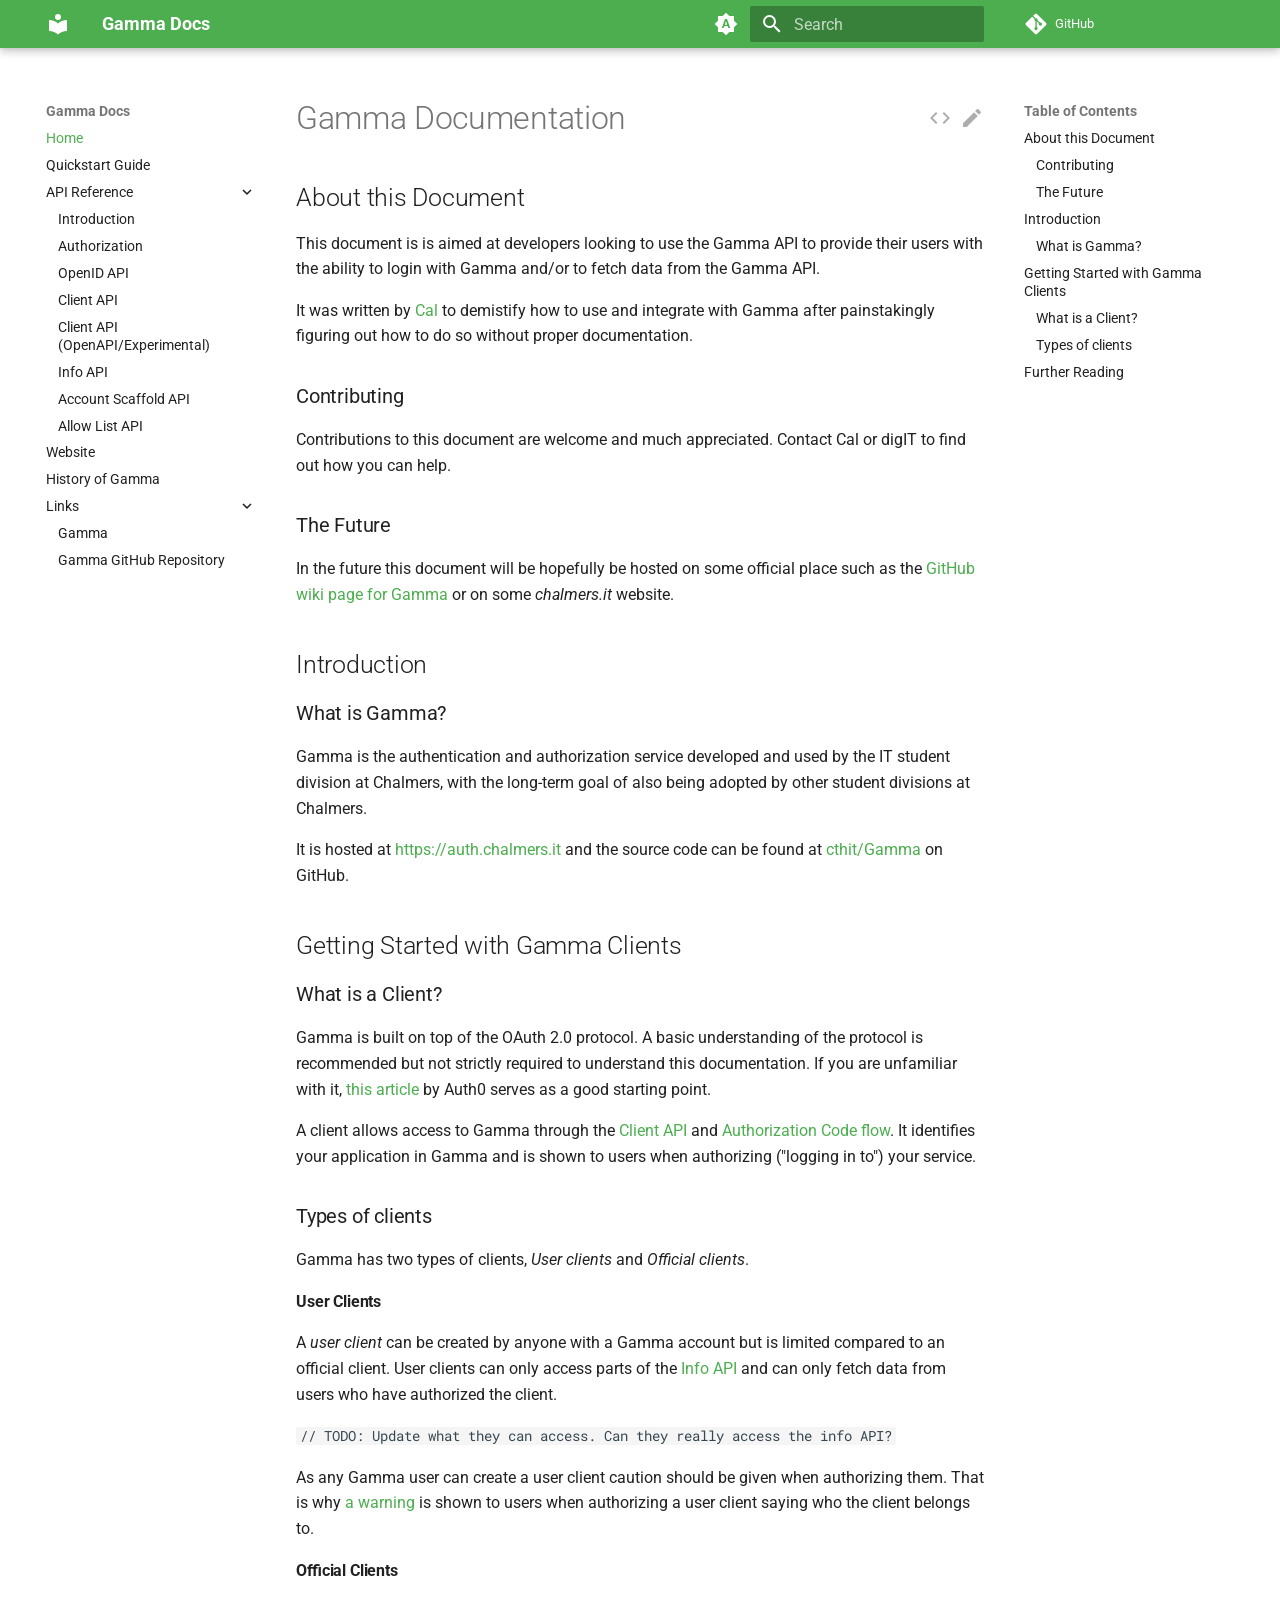
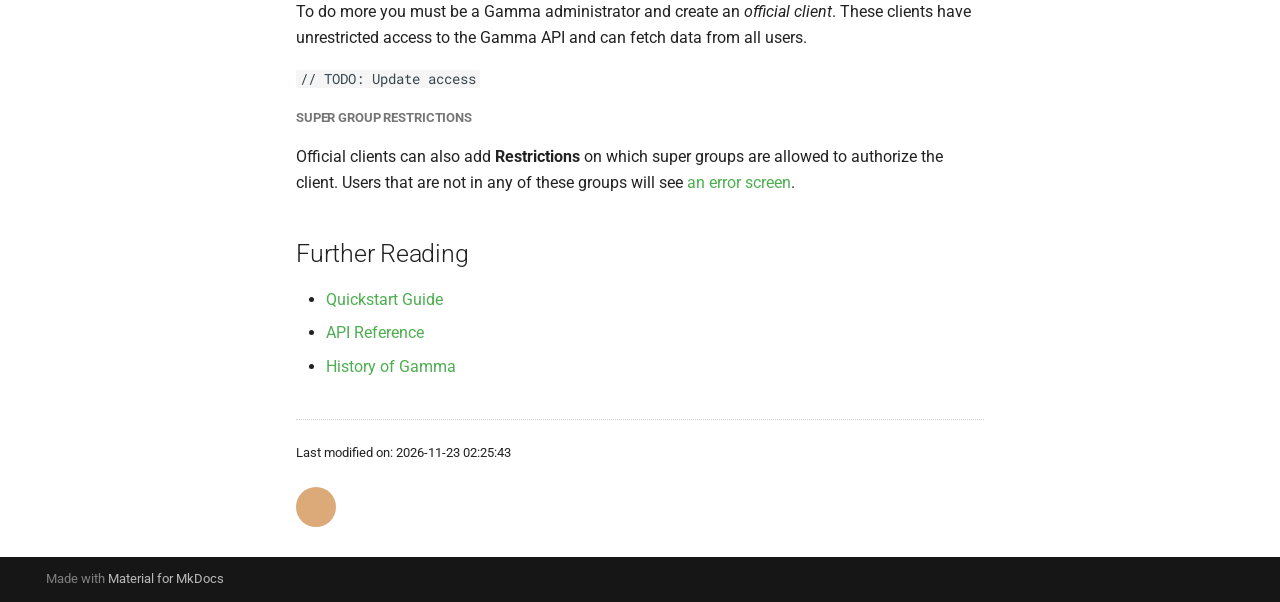
<file: index.html>
<!DOCTYPE html><html lang="en" class="no-js"><head>
    
      <meta charset="utf-8">
      <meta name="viewport" content="width=device-width,initial-scale=1">
      
        <meta name="description" content="Documentation for Gamma, the authentication and authorization service for the Software Engineering Student Division (IT) at Chalmers.">
      
      
      
        <link rel="canonical" href="https://gamma-docs.olillin.com/">
      
      
      
        <link rel="next" href="quickstart/">
      
      
      <link rel="icon" href="assets/images/favicon.png">
      <meta name="generator" content="mkdocs-1.5.3, mkdocs-material-9.5.17">
    
    
      
        <title>Gamma Docs</title>
      
    
    
      <link rel="stylesheet" href="assets/stylesheets/main.bcfcd587.min.css">
      
        
        <link rel="stylesheet" href="assets/stylesheets/palette.06af60db.min.css">
      
      


    
    
      
    
    
      
        
        
        <link rel="preconnect" href="https://fonts.gstatic.com" crossorigin="">
        <link rel="stylesheet" href="https://fonts.googleapis.com/css?family=Roboto:300,300i,400,400i,700,700i%7CRoboto+Mono:400,400i,700,700i&amp;display=fallback">
        <style>:root{--md-text-font:"Roboto";--md-code-font:"Roboto Mono"}</style>
      
    
    
      <link rel="stylesheet" href="css/critic.css">
    
      <link rel="stylesheet" href="css/neoteroi-mkdocs.css">
    
      <link rel="stylesheet" href="css/toc.css">
    
    <script>__md_scope=new URL(".",location),__md_hash=e=>[...e].reduce((e,_)=>(e<<5)-e+_.charCodeAt(0),0),__md_get=(e,_=localStorage,t=__md_scope)=>JSON.parse(_.getItem(t.pathname+"."+e)),__md_set=(e,_,t=localStorage,a=__md_scope)=>{try{t.setItem(a.pathname+"."+e,JSON.stringify(_))}catch(e){}}</script>
    
      

    
    
    
  <link href="assets/stylesheets/glightbox.min.css" rel="stylesheet"><script src="assets/javascripts/glightbox.min.js"></script><style id="glightbox-style">
            html.glightbox-open { overflow: initial; height: 100%; }
            .gslide-title { margin-top: 0px; user-select: text; }
            .gslide-desc { color: #666; user-select: text; }
            .gslide-image img { background: white; }
            .gscrollbar-fixer { padding-right: 15px; }
            .gdesc-inner { font-size: 0.75rem; }
            body[data-md-color-scheme="slate"] .gdesc-inner { background: var(--md-default-bg-color); }
            body[data-md-color-scheme="slate"] .gslide-title { color: var(--md-default-fg-color); }
            body[data-md-color-scheme="slate"] .gslide-desc { color: var(--md-default-fg-color); }
        </style></head>
  
  
    
    
      
    
    
    
    
    <body dir="ltr" data-md-color-scheme="default" data-md-color-primary="green" data-md-color-accent="indigo">
  
    
    <input class="md-toggle" data-md-toggle="drawer" type="checkbox" id="__drawer" autocomplete="off">
    <input class="md-toggle" data-md-toggle="search" type="checkbox" id="__search" autocomplete="off">
    <label class="md-overlay" for="__drawer"></label>
    <div data-md-component="skip">
      
        
        <a href="#about-this-document" class="md-skip">
          Skip to content
        </a>
      
    </div>
    <div data-md-component="announce">
      
    </div>
    
    
      

  

<header class="md-header md-header--shadow" data-md-component="header">
  <nav class="md-header__inner md-grid" aria-label="Header">
    <a href="." title="Gamma Docs" class="md-header__button md-logo" aria-label="Gamma Docs" data-md-component="logo">
      
  
  <svg xmlns="http://www.w3.org/2000/svg" viewBox="0 0 24 24"><path d="M12 8a3 3 0 0 0 3-3 3 3 0 0 0-3-3 3 3 0 0 0-3 3 3 3 0 0 0 3 3m0 3.54C9.64 9.35 6.5 8 3 8v11c3.5 0 6.64 1.35 9 3.54 2.36-2.19 5.5-3.54 9-3.54V8c-3.5 0-6.64 1.35-9 3.54Z"></path></svg>

    </a>
    <label class="md-header__button md-icon" for="__drawer">
      
      <svg xmlns="http://www.w3.org/2000/svg" viewBox="0 0 24 24"><path d="M3 6h18v2H3V6m0 5h18v2H3v-2m0 5h18v2H3v-2Z"></path></svg>
    </label>
    <div class="md-header__title" data-md-component="header-title">
      <div class="md-header__ellipsis">
        <div class="md-header__topic">
          <span class="md-ellipsis">
            Gamma Docs
          </span>
        </div>
        <div class="md-header__topic" data-md-component="header-topic">
          <span class="md-ellipsis">
            
              Home
            
          </span>
        </div>
      </div>
    </div>
    
      
        <form class="md-header__option" data-md-component="palette">
  
    
    
    
    <input class="md-option" data-md-color-media="(prefers-color-scheme)" data-md-color-scheme="default" data-md-color-primary="green" data-md-color-accent="indigo" aria-label="Switch to light mode" type="radio" name="__palette" id="__palette_0">
    
      <label class="md-header__button md-icon" title="Switch to light mode" for="__palette_1" hidden="">
        <svg xmlns="http://www.w3.org/2000/svg" viewBox="0 0 24 24"><path d="m14.3 16-.7-2h-3.2l-.7 2H7.8L11 7h2l3.2 9h-1.9M20 8.69V4h-4.69L12 .69 8.69 4H4v4.69L.69 12 4 15.31V20h4.69L12 23.31 15.31 20H20v-4.69L23.31 12 20 8.69m-9.15 3.96h2.3L12 9l-1.15 3.65Z"></path></svg>
      </label>
    
  
    
    
    
    <input class="md-option" data-md-color-media="(prefers-color-scheme: light)" data-md-color-scheme="default" data-md-color-primary="green" data-md-color-accent="indigo" aria-label="Switch to dark mode" type="radio" name="__palette" id="__palette_1">
    
      <label class="md-header__button md-icon" title="Switch to dark mode" for="__palette_2" hidden="">
        <svg xmlns="http://www.w3.org/2000/svg" viewBox="0 0 24 24"><path d="M12 8a4 4 0 0 0-4 4 4 4 0 0 0 4 4 4 4 0 0 0 4-4 4 4 0 0 0-4-4m0 10a6 6 0 0 1-6-6 6 6 0 0 1 6-6 6 6 0 0 1 6 6 6 6 0 0 1-6 6m8-9.31V4h-4.69L12 .69 8.69 4H4v4.69L.69 12 4 15.31V20h4.69L12 23.31 15.31 20H20v-4.69L23.31 12 20 8.69Z"></path></svg>
      </label>
    
  
    
    
    
    <input class="md-option" data-md-color-media="(prefers-color-scheme: dark)" data-md-color-scheme="slate" data-md-color-primary="green" data-md-color-accent="indigo" aria-label="Switch to light mode" type="radio" name="__palette" id="__palette_2">
    
      <label class="md-header__button md-icon" title="Switch to light mode" for="__palette_0" hidden="">
        <svg xmlns="http://www.w3.org/2000/svg" viewBox="0 0 24 24"><path d="M12 18c-.89 0-1.74-.2-2.5-.55C11.56 16.5 13 14.42 13 12c0-2.42-1.44-4.5-3.5-5.45C10.26 6.2 11.11 6 12 6a6 6 0 0 1 6 6 6 6 0 0 1-6 6m8-9.31V4h-4.69L12 .69 8.69 4H4v4.69L.69 12 4 15.31V20h4.69L12 23.31 15.31 20H20v-4.69L23.31 12 20 8.69Z"></path></svg>
      </label>
    
  
</form>
      
    
    
      <script>var media,input,key,value,palette=__md_get("__palette");if(palette&&palette.color){"(prefers-color-scheme)"===palette.color.media&&(media=matchMedia("(prefers-color-scheme: light)"),input=document.querySelector(media.matches?"[data-md-color-media='(prefers-color-scheme: light)']":"[data-md-color-media='(prefers-color-scheme: dark)']"),palette.color.media=input.getAttribute("data-md-color-media"),palette.color.scheme=input.getAttribute("data-md-color-scheme"),palette.color.primary=input.getAttribute("data-md-color-primary"),palette.color.accent=input.getAttribute("data-md-color-accent"));for([key,value]of Object.entries(palette.color))document.body.setAttribute("data-md-color-"+key,value)}</script>
    
    
    
      <label class="md-header__button md-icon" for="__search">
        
        <svg xmlns="http://www.w3.org/2000/svg" viewBox="0 0 24 24"><path d="M9.5 3A6.5 6.5 0 0 1 16 9.5c0 1.61-.59 3.09-1.56 4.23l.27.27h.79l5 5-1.5 1.5-5-5v-.79l-.27-.27A6.516 6.516 0 0 1 9.5 16 6.5 6.5 0 0 1 3 9.5 6.5 6.5 0 0 1 9.5 3m0 2C7 5 5 7 5 9.5S7 14 9.5 14 14 12 14 9.5 12 5 9.5 5Z"></path></svg>
      </label>
      <div class="md-search" data-md-component="search" role="dialog">
  <label class="md-search__overlay" for="__search"></label>
  <div class="md-search__inner" role="search">
    <form class="md-search__form" name="search">
      <input type="text" class="md-search__input" name="query" aria-label="Search" placeholder="Search" autocapitalize="off" autocorrect="off" autocomplete="off" spellcheck="false" data-md-component="search-query" required="">
      <label class="md-search__icon md-icon" for="__search">
        
        <svg xmlns="http://www.w3.org/2000/svg" viewBox="0 0 24 24"><path d="M9.5 3A6.5 6.5 0 0 1 16 9.5c0 1.61-.59 3.09-1.56 4.23l.27.27h.79l5 5-1.5 1.5-5-5v-.79l-.27-.27A6.516 6.516 0 0 1 9.5 16 6.5 6.5 0 0 1 3 9.5 6.5 6.5 0 0 1 9.5 3m0 2C7 5 5 7 5 9.5S7 14 9.5 14 14 12 14 9.5 12 5 9.5 5Z"></path></svg>
        
        <svg xmlns="http://www.w3.org/2000/svg" viewBox="0 0 24 24"><path d="M20 11v2H8l5.5 5.5-1.42 1.42L4.16 12l7.92-7.92L13.5 5.5 8 11h12Z"></path></svg>
      </label>
      <nav class="md-search__options" aria-label="Search">
        
        <button type="reset" class="md-search__icon md-icon" title="Clear" aria-label="Clear" tabindex="-1">
          
          <svg xmlns="http://www.w3.org/2000/svg" viewBox="0 0 24 24"><path d="M19 6.41 17.59 5 12 10.59 6.41 5 5 6.41 10.59 12 5 17.59 6.41 19 12 13.41 17.59 19 19 17.59 13.41 12 19 6.41Z"></path></svg>
        </button>
      </nav>
      
    </form>
    <div class="md-search__output">
      <div class="md-search__scrollwrap" data-md-scrollfix="">
        <div class="md-search-result" data-md-component="search-result">
          <div class="md-search-result__meta">
            Initializing search
          </div>
          <ol class="md-search-result__list" role="presentation"></ol>
        </div>
      </div>
    </div>
  </div>
</div>
    
    
      <div class="md-header__source">
        <a href="https://github.com/olillin/gamma-docs" title="Go to repository" class="md-source" data-md-component="source">
  <div class="md-source__icon md-icon">
    
    <svg xmlns="http://www.w3.org/2000/svg" viewBox="0 0 448 512"><!--! Font Awesome Free 6.5.1 by @fontawesome - https://fontawesome.com License - https://fontawesome.com/license/free (Icons: CC BY 4.0, Fonts: SIL OFL 1.1, Code: MIT License) Copyright 2023 Fonticons, Inc.--><path d="M439.55 236.05 244 40.45a28.87 28.87 0 0 0-40.81 0l-40.66 40.63 51.52 51.52c27.06-9.14 52.68 16.77 43.39 43.68l49.66 49.66c34.23-11.8 61.18 31 35.47 56.69-26.49 26.49-70.21-2.87-56-37.34L240.22 199v121.85c25.3 12.54 22.26 41.85 9.08 55a34.34 34.34 0 0 1-48.55 0c-17.57-17.6-11.07-46.91 11.25-56v-123c-20.8-8.51-24.6-30.74-18.64-45L142.57 101 8.45 235.14a28.86 28.86 0 0 0 0 40.81l195.61 195.6a28.86 28.86 0 0 0 40.8 0l194.69-194.69a28.86 28.86 0 0 0 0-40.81z"></path></svg>
  </div>
  <div class="md-source__repository">
    GitHub
  </div>
</a>
      </div>
    
  </nav>
  
</header>
    
    <div class="md-container" data-md-component="container">
      
      
        
          
        
      
      <main class="md-main" data-md-component="main">
        <div class="md-main__inner md-grid">
          
            
              
              <div class="md-sidebar md-sidebar--primary" data-md-component="sidebar" data-md-type="navigation">
                <div class="md-sidebar__scrollwrap">
                  <div class="md-sidebar__inner">
                    



<nav class="md-nav md-nav--primary" aria-label="Navigation" data-md-level="0">
  <label class="md-nav__title" for="__drawer">
    <a href="." title="Gamma Docs" class="md-nav__button md-logo" aria-label="Gamma Docs" data-md-component="logo">
      
  
  <svg xmlns="http://www.w3.org/2000/svg" viewBox="0 0 24 24"><path d="M12 8a3 3 0 0 0 3-3 3 3 0 0 0-3-3 3 3 0 0 0-3 3 3 3 0 0 0 3 3m0 3.54C9.64 9.35 6.5 8 3 8v11c3.5 0 6.64 1.35 9 3.54 2.36-2.19 5.5-3.54 9-3.54V8c-3.5 0-6.64 1.35-9 3.54Z"></path></svg>

    </a>
    Gamma Docs
  </label>
  
    <div class="md-nav__source">
      <a href="https://github.com/olillin/gamma-docs" title="Go to repository" class="md-source" data-md-component="source">
  <div class="md-source__icon md-icon">
    
    <svg xmlns="http://www.w3.org/2000/svg" viewBox="0 0 448 512"><!--! Font Awesome Free 6.5.1 by @fontawesome - https://fontawesome.com License - https://fontawesome.com/license/free (Icons: CC BY 4.0, Fonts: SIL OFL 1.1, Code: MIT License) Copyright 2023 Fonticons, Inc.--><path d="M439.55 236.05 244 40.45a28.87 28.87 0 0 0-40.81 0l-40.66 40.63 51.52 51.52c27.06-9.14 52.68 16.77 43.39 43.68l49.66 49.66c34.23-11.8 61.18 31 35.47 56.69-26.49 26.49-70.21-2.87-56-37.34L240.22 199v121.85c25.3 12.54 22.26 41.85 9.08 55a34.34 34.34 0 0 1-48.55 0c-17.57-17.6-11.07-46.91 11.25-56v-123c-20.8-8.51-24.6-30.74-18.64-45L142.57 101 8.45 235.14a28.86 28.86 0 0 0 0 40.81l195.61 195.6a28.86 28.86 0 0 0 40.8 0l194.69-194.69a28.86 28.86 0 0 0 0-40.81z"></path></svg>
  </div>
  <div class="md-source__repository">
    GitHub
  </div>
</a>
    </div>
  
  <ul class="md-nav__list" data-md-scrollfix="">
    
      
      
  
  
    
  
  
  
    <li class="md-nav__item md-nav__item--active">
      
      <input class="md-nav__toggle md-toggle" type="checkbox" id="__toc">
      
      
      
        <label class="md-nav__link md-nav__link--active" for="__toc">
          
  
  <span class="md-ellipsis">
    Home
  </span>
  

          <span class="md-nav__icon md-icon"></span>
        </label>
      
      <a href="." class="md-nav__link md-nav__link--active">
        
  
  <span class="md-ellipsis">
    Home
  </span>
  

      </a>
      
        

  

<nav class="md-nav md-nav--secondary" aria-label="Table of Contents">
  
  
  
  
    <label class="md-nav__title" for="__toc">
      <span class="md-nav__icon md-icon"></span>
      Table of Contents
    </label>
    <ul class="md-nav__list" data-md-component="toc" data-md-scrollfix="">
      
        <li class="md-nav__item">
  <a href="#about-this-document" class="md-nav__link">
    <span class="md-ellipsis">
      About this Document
    </span>
  </a>
  
    <nav class="md-nav" aria-label="About this Document">
      <ul class="md-nav__list">
        
          <li class="md-nav__item">
  <a href="#contributing" class="md-nav__link">
    <span class="md-ellipsis">
      Contributing
    </span>
  </a>
  
</li>
        
          <li class="md-nav__item">
  <a href="#the-future" class="md-nav__link">
    <span class="md-ellipsis">
      The Future
    </span>
  </a>
  
</li>
        
      </ul>
    </nav>
  
</li>
      
        <li class="md-nav__item">
  <a href="#introduction" class="md-nav__link">
    <span class="md-ellipsis">
      Introduction
    </span>
  </a>
  
    <nav class="md-nav" aria-label="Introduction">
      <ul class="md-nav__list">
        
          <li class="md-nav__item">
  <a href="#what-is-gamma" class="md-nav__link">
    <span class="md-ellipsis">
      What is Gamma?
    </span>
  </a>
  
</li>
        
      </ul>
    </nav>
  
</li>
      
        <li class="md-nav__item">
  <a href="#getting-started-with-gamma-clients" class="md-nav__link">
    <span class="md-ellipsis">
      Getting Started with Gamma Clients
    </span>
  </a>
  
    <nav class="md-nav" aria-label="Getting Started with Gamma Clients">
      <ul class="md-nav__list">
        
          <li class="md-nav__item">
  <a href="#what-is-a-client" class="md-nav__link">
    <span class="md-ellipsis">
      What is a Client?
    </span>
  </a>
  
</li>
        
          <li class="md-nav__item">
  <a href="#types-of-clients" class="md-nav__link">
    <span class="md-ellipsis">
      Types of clients
    </span>
  </a>
  
</li>
        
      </ul>
    </nav>
  
</li>
      
        <li class="md-nav__item">
  <a href="#further-reading" class="md-nav__link">
    <span class="md-ellipsis">
      Further Reading
    </span>
  </a>
  
</li>
      
    </ul>
  
</nav>
      
    </li>
  

    
      
      
  
  
  
  
    <li class="md-nav__item">
      <a href="quickstart/" class="md-nav__link">
        
  
  <span class="md-ellipsis">
    Quickstart Guide
  </span>
  

      </a>
    </li>
  

    
      
      
  
  
  
  
    
    
    
    
    <li class="md-nav__item md-nav__item--nested">
      
        
        
          
        
        <input class="md-nav__toggle md-toggle md-toggle--indeterminate" type="checkbox" id="__nav_3">
        
          
          <label class="md-nav__link" for="__nav_3" id="__nav_3_label" tabindex="0">
            
  
  <span class="md-ellipsis">
    API Reference
  </span>
  

            <span class="md-nav__icon md-icon"></span>
          </label>
        
        <nav class="md-nav" data-md-level="1" aria-labelledby="__nav_3_label" aria-expanded="false">
          <label class="md-nav__title" for="__nav_3">
            <span class="md-nav__icon md-icon"></span>
            API Reference
          </label>
          <ul class="md-nav__list" data-md-scrollfix="">
            
              
                
  
  
  
  
    <li class="md-nav__item">
      <a href="api/" class="md-nav__link">
        
  
  <span class="md-ellipsis">
    Introduction
  </span>
  

      </a>
    </li>
  

              
            
              
                
  
  
  
  
    <li class="md-nav__item">
      <a href="api/authorization/" class="md-nav__link">
        
  
  <span class="md-ellipsis">
    Authorization
  </span>
  

      </a>
    </li>
  

              
            
              
                
  
  
  
  
    <li class="md-nav__item">
      <a href="api/openid/" class="md-nav__link">
        
  
  <span class="md-ellipsis">
    OpenID API
  </span>
  

      </a>
    </li>
  

              
            
              
                
  
  
  
  
    <li class="md-nav__item">
      <a href="api/client-api/" class="md-nav__link">
        
  
  <span class="md-ellipsis">
    Client API
  </span>
  

      </a>
    </li>
  

              
            
              
                
  
  
  
  
    <li class="md-nav__item">
      <a href="api/client-api-openapi/" class="md-nav__link">
        
  
  <span class="md-ellipsis">
    Client API (OpenAPI/Experimental)
  </span>
  

      </a>
    </li>
  

              
            
              
                
  
  
  
  
    <li class="md-nav__item">
      <a href="api/info-api/" class="md-nav__link">
        
  
  <span class="md-ellipsis">
    Info API
  </span>
  

      </a>
    </li>
  

              
            
              
                
  
  
  
  
    <li class="md-nav__item">
      <a href="api/account-scaffold-api/" class="md-nav__link">
        
  
  <span class="md-ellipsis">
    Account Scaffold API
  </span>
  

      </a>
    </li>
  

              
            
              
                
  
  
  
  
    <li class="md-nav__item">
      <a href="api/allow-list-api/" class="md-nav__link">
        
  
  <span class="md-ellipsis">
    Allow List API
  </span>
  

      </a>
    </li>
  

              
            
          </ul>
        </nav>
      
    </li>
  

    
      
      
  
  
  
  
    <li class="md-nav__item">
      <a href="website/" class="md-nav__link">
        
  
  <span class="md-ellipsis">
    Website
  </span>
  

      </a>
    </li>
  

    
      
      
  
  
  
  
    <li class="md-nav__item">
      <a href="history/" class="md-nav__link">
        
  
  <span class="md-ellipsis">
    History of Gamma
  </span>
  

      </a>
    </li>
  

    
      
      
  
  
  
  
    
    
    
    
    <li class="md-nav__item md-nav__item--nested">
      
        
        
          
        
        <input class="md-nav__toggle md-toggle md-toggle--indeterminate" type="checkbox" id="__nav_6">
        
          
          <label class="md-nav__link" for="__nav_6" id="__nav_6_label" tabindex="0">
            
  
  <span class="md-ellipsis">
    Links
  </span>
  

            <span class="md-nav__icon md-icon"></span>
          </label>
        
        <nav class="md-nav" data-md-level="1" aria-labelledby="__nav_6_label" aria-expanded="false">
          <label class="md-nav__title" for="__nav_6">
            <span class="md-nav__icon md-icon"></span>
            Links
          </label>
          <ul class="md-nav__list" data-md-scrollfix="">
            
              
                
  
  
  
  
    <li class="md-nav__item">
      <a href="https://auth.chalmers.it" class="md-nav__link">
        
  
  <span class="md-ellipsis">
    Gamma
  </span>
  

      </a>
    </li>
  

              
            
              
                
  
  
  
  
    <li class="md-nav__item">
      <a href="https://github.com/cthit/Gamma" class="md-nav__link">
        
  
  <span class="md-ellipsis">
    Gamma GitHub Repository
  </span>
  

      </a>
    </li>
  

              
            
          </ul>
        </nav>
      
    </li>
  

    
  </ul>
</nav>
                  </div>
                </div>
              </div>
            
            
              
              <div class="md-sidebar md-sidebar--secondary" data-md-component="sidebar" data-md-type="toc">
                <div class="md-sidebar__scrollwrap">
                  <div class="md-sidebar__inner">
                    

  

<nav class="md-nav md-nav--secondary" aria-label="Table of Contents">
  
  
  
  
    <label class="md-nav__title" for="__toc">
      <span class="md-nav__icon md-icon"></span>
      Table of Contents
    </label>
    <ul class="md-nav__list" data-md-component="toc" data-md-scrollfix="">
      
        <li class="md-nav__item">
  <a href="#about-this-document" class="md-nav__link">
    <span class="md-ellipsis">
      About this Document
    </span>
  </a>
  
    <nav class="md-nav" aria-label="About this Document">
      <ul class="md-nav__list">
        
          <li class="md-nav__item">
  <a href="#contributing" class="md-nav__link">
    <span class="md-ellipsis">
      Contributing
    </span>
  </a>
  
</li>
        
          <li class="md-nav__item">
  <a href="#the-future" class="md-nav__link">
    <span class="md-ellipsis">
      The Future
    </span>
  </a>
  
</li>
        
      </ul>
    </nav>
  
</li>
      
        <li class="md-nav__item">
  <a href="#introduction" class="md-nav__link">
    <span class="md-ellipsis">
      Introduction
    </span>
  </a>
  
    <nav class="md-nav" aria-label="Introduction">
      <ul class="md-nav__list">
        
          <li class="md-nav__item">
  <a href="#what-is-gamma" class="md-nav__link">
    <span class="md-ellipsis">
      What is Gamma?
    </span>
  </a>
  
</li>
        
      </ul>
    </nav>
  
</li>
      
        <li class="md-nav__item">
  <a href="#getting-started-with-gamma-clients" class="md-nav__link">
    <span class="md-ellipsis">
      Getting Started with Gamma Clients
    </span>
  </a>
  
    <nav class="md-nav" aria-label="Getting Started with Gamma Clients">
      <ul class="md-nav__list">
        
          <li class="md-nav__item">
  <a href="#what-is-a-client" class="md-nav__link">
    <span class="md-ellipsis">
      What is a Client?
    </span>
  </a>
  
</li>
        
          <li class="md-nav__item">
  <a href="#types-of-clients" class="md-nav__link">
    <span class="md-ellipsis">
      Types of clients
    </span>
  </a>
  
</li>
        
      </ul>
    </nav>
  
</li>
      
        <li class="md-nav__item">
  <a href="#further-reading" class="md-nav__link">
    <span class="md-ellipsis">
      Further Reading
    </span>
  </a>
  
</li>
      
    </ul>
  
</nav>
                  </div>
                </div>
              </div>
            
          
          
            <div class="md-content" data-md-component="content">
              <article class="md-content__inner md-typeset">
                
                  

  
    <a href="https://github.com/olillin/gamma-docs/edit/main/docs/index.md" title="Edit this page" class="md-content__button md-icon">
      
      <svg xmlns="http://www.w3.org/2000/svg" viewBox="0 0 24 24"><path d="M20.71 7.04c.39-.39.39-1.04 0-1.41l-2.34-2.34c-.37-.39-1.02-.39-1.41 0l-1.84 1.83 3.75 3.75M3 17.25V21h3.75L17.81 9.93l-3.75-3.75L3 17.25Z"></path></svg>
    </a>
  
  
    
      
    
    <a href="https://github.com/olillin/gamma-docs/raw/main/docs/index.md" title="View source of this page" class="md-content__button md-icon">
      
      <svg xmlns="http://www.w3.org/2000/svg" viewBox="0 0 24 24"><path d="m14.6 16.6 4.6-4.6-4.6-4.6L16 6l6 6-6 6-1.4-1.4m-5.2 0L4.8 12l4.6-4.6L8 6l-6 6 6 6 1.4-1.4Z"></path></svg>
    </a>
  


<h1 id="gamma-documentation">Gamma Documentation<a class="headerlink" href="#gamma-documentation" title="Permanent link">¶</a></h1>
<h2 id="about-this-document">About this Document<a class="headerlink" href="#about-this-document" title="Permanent link">¶</a></h2>
<p>This document is is aimed at developers looking to use the Gamma API to provide
their users with the ability to login with Gamma and/or to fetch data from the
Gamma API.</p>
<p>It was written by <a href="https://github.com/olillin">Cal</a> to demistify how to use and
integrate with Gamma after painstakingly figuring out how to do so without
proper documentation.</p>
<h3 id="contributing">Contributing<a class="headerlink" href="#contributing" title="Permanent link">¶</a></h3>
<p>Contributions to this document are welcome and much appreciated. Contact Cal or
digIT to find out how you can help.</p>
<h3 id="the-future">The Future<a class="headerlink" href="#the-future" title="Permanent link">¶</a></h3>
<p>In the future this document will be hopefully be hosted on some official place
such as the <a href="https://github.com/cthit/Gamma/wiki">GitHub wiki page for Gamma</a> or
on some <em>chalmers.it</em> website.</p>
<h2 id="introduction">Introduction<a class="headerlink" href="#introduction" title="Permanent link">¶</a></h2>
<h3 id="what-is-gamma">What is Gamma?<a class="headerlink" href="#what-is-gamma" title="Permanent link">¶</a></h3>
<p>Gamma is the authentication and authorization service developed and used by the
IT student division at Chalmers, with the long-term goal of also being adopted
by other student divisions at Chalmers.</p>
<p>It is hosted at <a href="https://auth.chalmers.it">https://auth.chalmers.it</a> and the source code can be found at
<a href="https://github.com/cthit/Gamma">cthit/Gamma</a> on GitHub.</p>
<h2 id="getting-started-with-gamma-clients">Getting Started with Gamma Clients<a class="headerlink" href="#getting-started-with-gamma-clients" title="Permanent link">¶</a></h2>
<h3 id="what-is-a-client">What is a Client?<a class="headerlink" href="#what-is-a-client" title="Permanent link">¶</a></h3>
<p>Gamma is built on top of the OAuth 2.0 protocol. A basic understanding of the
protocol is recommended but not strictly required to understand this
documentation. If you are unfamiliar with it,
<a href="https://auth0.com/intro-to-iam/what-is-oauth-2">this article</a> by Auth0 serves
as a good starting point.</p>
<p>A client allows access to Gamma through the <a href="api/client-api/">Client API</a>
and <a href="api/authorization/#authorization-code-flow">Authorization Code flow</a>.
It identifies your application in Gamma and is shown to users when authorizing
("logging in to") your service.</p>
<h3 id="types-of-clients">Types of clients<a class="headerlink" href="#types-of-clients" title="Permanent link">¶</a></h3>
<p>Gamma has two types of clients, <em>User clients</em> and <em>Official clients</em>.</p>
<h4 id="user-clients">User Clients<a class="headerlink" href="#user-clients" title="Permanent link">¶</a></h4>
<p>A <em>user client</em> can be created by anyone with a Gamma account but is limited
compared to an official client. User clients can only access parts of the
<a href="api/info-api/">Info API</a> and can only fetch data from users who have
authorized the client.</p>
<p><code>// TODO: Update what they can access. Can they really access the info API?</code></p>
<p>As any Gamma user can create a user client caution should be given when
authorizing them. That is why <a href="website/#the-authorization-page">a warning</a>
is shown to users when authorizing a user client saying who the client belongs
to.</p>
<h4 id="official-clients">Official Clients<a class="headerlink" href="#official-clients" title="Permanent link">¶</a></h4>
<p>To do more you must be a Gamma administrator and create an <em>official client</em>.
These clients have unrestricted access to the Gamma API and can fetch data from
all users.</p>
<p><code>// TODO: Update access</code></p>
<h5 id="super-group-restrictions">Super Group Restrictions<a class="headerlink" href="#super-group-restrictions" title="Permanent link">¶</a></h5>
<p>Official clients can also add <strong>Restrictions</strong> on which super groups are allowed
to authorize the client. Users that are not in any of these groups will see
<a href="website/#missing-access">an error screen</a>.</p>
<h2 id="further-reading">Further Reading<a class="headerlink" href="#further-reading" title="Permanent link">¶</a></h2>
<ul>
<li><a href="quickstart/">Quickstart Guide</a></li>
<li><a href="api/">API Reference</a></li>
<li><a href="history/">History of Gamma</a></li>
</ul>
<div class="nt-contribs"><p class="nt-mod-time">Last modified on: 2026-11-23 02:25:43</p><div class="nt-contributors"><div class="nt-contributor image nt-group-0" title="Oli &lt;oli@olillin.com&gt; (1)" style="background-image: url('https://avatars.githubusercontent.com/u/55047947?s=400')"><span class="nt-initials"></span></div></div></div>












                
              </article>
            </div>
          
          
  <script>var tabs=__md_get("__tabs");if(Array.isArray(tabs))e:for(var set of document.querySelectorAll(".tabbed-set")){var tab,labels=set.querySelector(".tabbed-labels");for(tab of tabs)for(var label of labels.getElementsByTagName("label"))if(label.innerText.trim()===tab){var input=document.getElementById(label.htmlFor);input.checked=!0;continue e}}</script>

<script>var target=document.getElementById(location.hash.slice(1));target&&target.name&&(target.checked=target.name.startsWith("__tabbed_"))</script>
        </div>
        
      </main>
      
        <footer class="md-footer">
  
  <div class="md-footer-meta md-typeset">
    <div class="md-footer-meta__inner md-grid">
      <div class="md-copyright">
  
  
    Made with
    <a href="https://squidfunk.github.io/mkdocs-material/" target="_blank" rel="noopener">
      Material for MkDocs
    </a>
  
</div>
      
    </div>
  </div>
</footer>
      
    </div>
    <div class="md-dialog" data-md-component="dialog">
      <div class="md-dialog__inner md-typeset"></div>
    </div>
    
    
    <script id="__config" type="application/json">{"base": ".", "features": ["content.action.view", "content.action.edit", "content.code.annotate", "content.code.copy", "content.code.select", "content.tabs.link", "navigation.instant", "navigation.expand"], "search": "assets/javascripts/workers/search.b8dbb3d2.min.js", "translations": {"clipboard.copied": "Copied to clipboard", "clipboard.copy": "Copy to clipboard", "search.result.more.one": "1 more on this page", "search.result.more.other": "# more on this page", "search.result.none": "No matching documents", "search.result.one": "1 matching document", "search.result.other": "# matching documents", "search.result.placeholder": "Type to start searching", "search.result.term.missing": "Missing", "select.version": "Select version"}}</script>
    
    
      <script src="assets/javascripts/bundle.1e8ae164.min.js"></script>
      
    
  
<script id="init-glightbox">const lightbox = GLightbox({"touchNavigation": true, "loop": false, "zoomable": true, "draggable": true, "openEffect": "zoom", "closeEffect": "zoom", "slideEffect": "slide"});
document$.subscribe(()=>{ lightbox.reload(); });
</script></body></html>
</file>
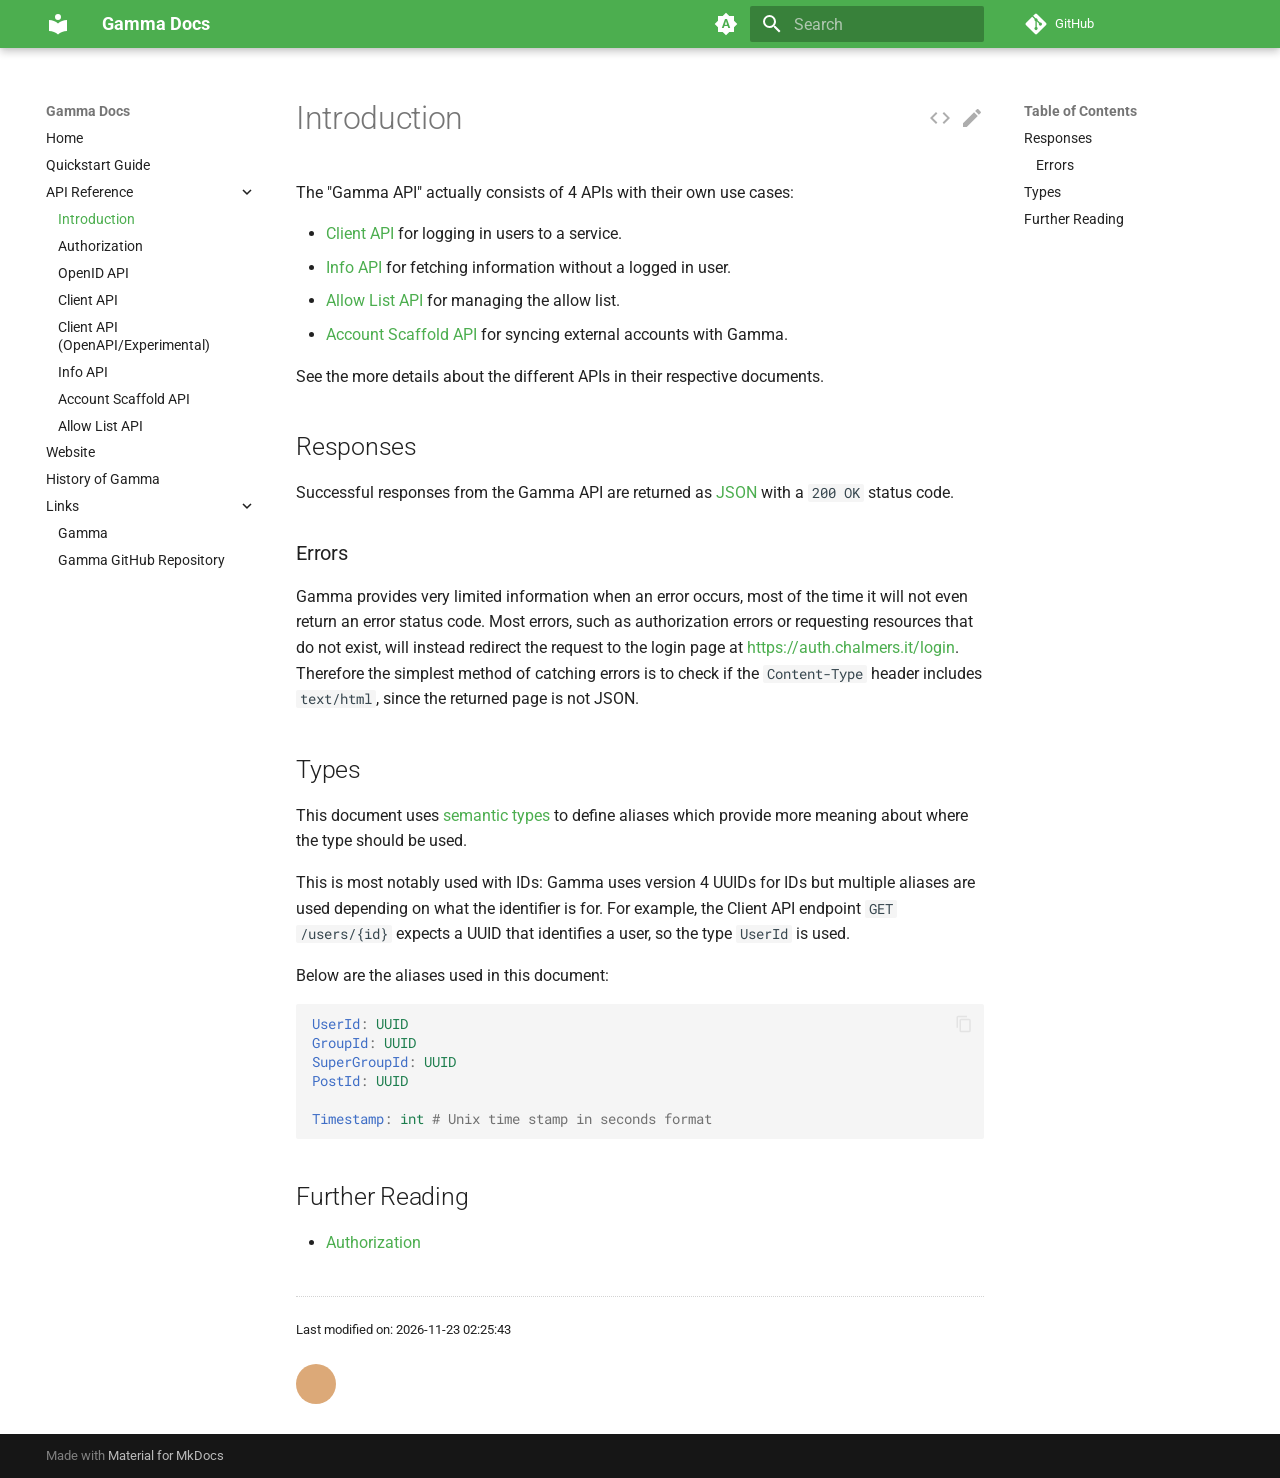
<file: api/index.html>
<!DOCTYPE html><html lang="en" class="no-js"><head>
    
      <meta charset="utf-8">
      <meta name="viewport" content="width=device-width,initial-scale=1">
      
        <meta name="description" content="Documentation for Gamma, the authentication and authorization service for the Software Engineering Student Division (IT) at Chalmers.">
      
      
      
        <link rel="canonical" href="https://gamma-docs.olillin.com/api/">
      
      
        <link rel="prev" href="../quickstart/">
      
      
        <link rel="next" href="authorization/">
      
      
      <link rel="icon" href="../assets/images/favicon.png">
      <meta name="generator" content="mkdocs-1.5.3, mkdocs-material-9.5.17">
    
    
      
        <title>Introduction - Gamma Docs</title>
      
    
    
      <link rel="stylesheet" href="../assets/stylesheets/main.bcfcd587.min.css">
      
        
        <link rel="stylesheet" href="../assets/stylesheets/palette.06af60db.min.css">
      
      


    
    
      
    
    
      
        
        
        <link rel="preconnect" href="https://fonts.gstatic.com" crossorigin="">
        <link rel="stylesheet" href="https://fonts.googleapis.com/css?family=Roboto:300,300i,400,400i,700,700i%7CRoboto+Mono:400,400i,700,700i&amp;display=fallback">
        <style>:root{--md-text-font:"Roboto";--md-code-font:"Roboto Mono"}</style>
      
    
    
      <link rel="stylesheet" href="../css/critic.css">
    
      <link rel="stylesheet" href="../css/neoteroi-mkdocs.css">
    
      <link rel="stylesheet" href="../css/toc.css">
    
    <script>__md_scope=new URL("..",location),__md_hash=e=>[...e].reduce((e,_)=>(e<<5)-e+_.charCodeAt(0),0),__md_get=(e,_=localStorage,t=__md_scope)=>JSON.parse(_.getItem(t.pathname+"."+e)),__md_set=(e,_,t=localStorage,a=__md_scope)=>{try{t.setItem(a.pathname+"."+e,JSON.stringify(_))}catch(e){}}</script>
    
      

    
    
    
  <link href="../assets/stylesheets/glightbox.min.css" rel="stylesheet"><script src="../assets/javascripts/glightbox.min.js"></script><style id="glightbox-style">
            html.glightbox-open { overflow: initial; height: 100%; }
            .gslide-title { margin-top: 0px; user-select: text; }
            .gslide-desc { color: #666; user-select: text; }
            .gslide-image img { background: white; }
            .gscrollbar-fixer { padding-right: 15px; }
            .gdesc-inner { font-size: 0.75rem; }
            body[data-md-color-scheme="slate"] .gdesc-inner { background: var(--md-default-bg-color); }
            body[data-md-color-scheme="slate"] .gslide-title { color: var(--md-default-fg-color); }
            body[data-md-color-scheme="slate"] .gslide-desc { color: var(--md-default-fg-color); }
        </style></head>
  
  
    
    
      
    
    
    
    
    <body dir="ltr" data-md-color-scheme="default" data-md-color-primary="green" data-md-color-accent="indigo">
  
    
    <input class="md-toggle" data-md-toggle="drawer" type="checkbox" id="__drawer" autocomplete="off">
    <input class="md-toggle" data-md-toggle="search" type="checkbox" id="__search" autocomplete="off">
    <label class="md-overlay" for="__drawer"></label>
    <div data-md-component="skip">
      
        
        <a href="#responses" class="md-skip">
          Skip to content
        </a>
      
    </div>
    <div data-md-component="announce">
      
    </div>
    
    
      

  

<header class="md-header md-header--shadow" data-md-component="header">
  <nav class="md-header__inner md-grid" aria-label="Header">
    <a href=".." title="Gamma Docs" class="md-header__button md-logo" aria-label="Gamma Docs" data-md-component="logo">
      
  
  <svg xmlns="http://www.w3.org/2000/svg" viewBox="0 0 24 24"><path d="M12 8a3 3 0 0 0 3-3 3 3 0 0 0-3-3 3 3 0 0 0-3 3 3 3 0 0 0 3 3m0 3.54C9.64 9.35 6.5 8 3 8v11c3.5 0 6.64 1.35 9 3.54 2.36-2.19 5.5-3.54 9-3.54V8c-3.5 0-6.64 1.35-9 3.54Z"></path></svg>

    </a>
    <label class="md-header__button md-icon" for="__drawer">
      
      <svg xmlns="http://www.w3.org/2000/svg" viewBox="0 0 24 24"><path d="M3 6h18v2H3V6m0 5h18v2H3v-2m0 5h18v2H3v-2Z"></path></svg>
    </label>
    <div class="md-header__title" data-md-component="header-title">
      <div class="md-header__ellipsis">
        <div class="md-header__topic">
          <span class="md-ellipsis">
            Gamma Docs
          </span>
        </div>
        <div class="md-header__topic" data-md-component="header-topic">
          <span class="md-ellipsis">
            
              Introduction
            
          </span>
        </div>
      </div>
    </div>
    
      
        <form class="md-header__option" data-md-component="palette">
  
    
    
    
    <input class="md-option" data-md-color-media="(prefers-color-scheme)" data-md-color-scheme="default" data-md-color-primary="green" data-md-color-accent="indigo" aria-label="Switch to light mode" type="radio" name="__palette" id="__palette_0">
    
      <label class="md-header__button md-icon" title="Switch to light mode" for="__palette_1" hidden="">
        <svg xmlns="http://www.w3.org/2000/svg" viewBox="0 0 24 24"><path d="m14.3 16-.7-2h-3.2l-.7 2H7.8L11 7h2l3.2 9h-1.9M20 8.69V4h-4.69L12 .69 8.69 4H4v4.69L.69 12 4 15.31V20h4.69L12 23.31 15.31 20H20v-4.69L23.31 12 20 8.69m-9.15 3.96h2.3L12 9l-1.15 3.65Z"></path></svg>
      </label>
    
  
    
    
    
    <input class="md-option" data-md-color-media="(prefers-color-scheme: light)" data-md-color-scheme="default" data-md-color-primary="green" data-md-color-accent="indigo" aria-label="Switch to dark mode" type="radio" name="__palette" id="__palette_1">
    
      <label class="md-header__button md-icon" title="Switch to dark mode" for="__palette_2" hidden="">
        <svg xmlns="http://www.w3.org/2000/svg" viewBox="0 0 24 24"><path d="M12 8a4 4 0 0 0-4 4 4 4 0 0 0 4 4 4 4 0 0 0 4-4 4 4 0 0 0-4-4m0 10a6 6 0 0 1-6-6 6 6 0 0 1 6-6 6 6 0 0 1 6 6 6 6 0 0 1-6 6m8-9.31V4h-4.69L12 .69 8.69 4H4v4.69L.69 12 4 15.31V20h4.69L12 23.31 15.31 20H20v-4.69L23.31 12 20 8.69Z"></path></svg>
      </label>
    
  
    
    
    
    <input class="md-option" data-md-color-media="(prefers-color-scheme: dark)" data-md-color-scheme="slate" data-md-color-primary="green" data-md-color-accent="indigo" aria-label="Switch to light mode" type="radio" name="__palette" id="__palette_2">
    
      <label class="md-header__button md-icon" title="Switch to light mode" for="__palette_0" hidden="">
        <svg xmlns="http://www.w3.org/2000/svg" viewBox="0 0 24 24"><path d="M12 18c-.89 0-1.74-.2-2.5-.55C11.56 16.5 13 14.42 13 12c0-2.42-1.44-4.5-3.5-5.45C10.26 6.2 11.11 6 12 6a6 6 0 0 1 6 6 6 6 0 0 1-6 6m8-9.31V4h-4.69L12 .69 8.69 4H4v4.69L.69 12 4 15.31V20h4.69L12 23.31 15.31 20H20v-4.69L23.31 12 20 8.69Z"></path></svg>
      </label>
    
  
</form>
      
    
    
      <script>var media,input,key,value,palette=__md_get("__palette");if(palette&&palette.color){"(prefers-color-scheme)"===palette.color.media&&(media=matchMedia("(prefers-color-scheme: light)"),input=document.querySelector(media.matches?"[data-md-color-media='(prefers-color-scheme: light)']":"[data-md-color-media='(prefers-color-scheme: dark)']"),palette.color.media=input.getAttribute("data-md-color-media"),palette.color.scheme=input.getAttribute("data-md-color-scheme"),palette.color.primary=input.getAttribute("data-md-color-primary"),palette.color.accent=input.getAttribute("data-md-color-accent"));for([key,value]of Object.entries(palette.color))document.body.setAttribute("data-md-color-"+key,value)}</script>
    
    
    
      <label class="md-header__button md-icon" for="__search">
        
        <svg xmlns="http://www.w3.org/2000/svg" viewBox="0 0 24 24"><path d="M9.5 3A6.5 6.5 0 0 1 16 9.5c0 1.61-.59 3.09-1.56 4.23l.27.27h.79l5 5-1.5 1.5-5-5v-.79l-.27-.27A6.516 6.516 0 0 1 9.5 16 6.5 6.5 0 0 1 3 9.5 6.5 6.5 0 0 1 9.5 3m0 2C7 5 5 7 5 9.5S7 14 9.5 14 14 12 14 9.5 12 5 9.5 5Z"></path></svg>
      </label>
      <div class="md-search" data-md-component="search" role="dialog">
  <label class="md-search__overlay" for="__search"></label>
  <div class="md-search__inner" role="search">
    <form class="md-search__form" name="search">
      <input type="text" class="md-search__input" name="query" aria-label="Search" placeholder="Search" autocapitalize="off" autocorrect="off" autocomplete="off" spellcheck="false" data-md-component="search-query" required="">
      <label class="md-search__icon md-icon" for="__search">
        
        <svg xmlns="http://www.w3.org/2000/svg" viewBox="0 0 24 24"><path d="M9.5 3A6.5 6.5 0 0 1 16 9.5c0 1.61-.59 3.09-1.56 4.23l.27.27h.79l5 5-1.5 1.5-5-5v-.79l-.27-.27A6.516 6.516 0 0 1 9.5 16 6.5 6.5 0 0 1 3 9.5 6.5 6.5 0 0 1 9.5 3m0 2C7 5 5 7 5 9.5S7 14 9.5 14 14 12 14 9.5 12 5 9.5 5Z"></path></svg>
        
        <svg xmlns="http://www.w3.org/2000/svg" viewBox="0 0 24 24"><path d="M20 11v2H8l5.5 5.5-1.42 1.42L4.16 12l7.92-7.92L13.5 5.5 8 11h12Z"></path></svg>
      </label>
      <nav class="md-search__options" aria-label="Search">
        
        <button type="reset" class="md-search__icon md-icon" title="Clear" aria-label="Clear" tabindex="-1">
          
          <svg xmlns="http://www.w3.org/2000/svg" viewBox="0 0 24 24"><path d="M19 6.41 17.59 5 12 10.59 6.41 5 5 6.41 10.59 12 5 17.59 6.41 19 12 13.41 17.59 19 19 17.59 13.41 12 19 6.41Z"></path></svg>
        </button>
      </nav>
      
    </form>
    <div class="md-search__output">
      <div class="md-search__scrollwrap" data-md-scrollfix="">
        <div class="md-search-result" data-md-component="search-result">
          <div class="md-search-result__meta">
            Initializing search
          </div>
          <ol class="md-search-result__list" role="presentation"></ol>
        </div>
      </div>
    </div>
  </div>
</div>
    
    
      <div class="md-header__source">
        <a href="https://github.com/olillin/gamma-docs" title="Go to repository" class="md-source" data-md-component="source">
  <div class="md-source__icon md-icon">
    
    <svg xmlns="http://www.w3.org/2000/svg" viewBox="0 0 448 512"><!--! Font Awesome Free 6.5.1 by @fontawesome - https://fontawesome.com License - https://fontawesome.com/license/free (Icons: CC BY 4.0, Fonts: SIL OFL 1.1, Code: MIT License) Copyright 2023 Fonticons, Inc.--><path d="M439.55 236.05 244 40.45a28.87 28.87 0 0 0-40.81 0l-40.66 40.63 51.52 51.52c27.06-9.14 52.68 16.77 43.39 43.68l49.66 49.66c34.23-11.8 61.18 31 35.47 56.69-26.49 26.49-70.21-2.87-56-37.34L240.22 199v121.85c25.3 12.54 22.26 41.85 9.08 55a34.34 34.34 0 0 1-48.55 0c-17.57-17.6-11.07-46.91 11.25-56v-123c-20.8-8.51-24.6-30.74-18.64-45L142.57 101 8.45 235.14a28.86 28.86 0 0 0 0 40.81l195.61 195.6a28.86 28.86 0 0 0 40.8 0l194.69-194.69a28.86 28.86 0 0 0 0-40.81z"></path></svg>
  </div>
  <div class="md-source__repository">
    GitHub
  </div>
</a>
      </div>
    
  </nav>
  
</header>
    
    <div class="md-container" data-md-component="container">
      
      
        
          
        
      
      <main class="md-main" data-md-component="main">
        <div class="md-main__inner md-grid">
          
            
              
              <div class="md-sidebar md-sidebar--primary" data-md-component="sidebar" data-md-type="navigation">
                <div class="md-sidebar__scrollwrap">
                  <div class="md-sidebar__inner">
                    



<nav class="md-nav md-nav--primary" aria-label="Navigation" data-md-level="0">
  <label class="md-nav__title" for="__drawer">
    <a href=".." title="Gamma Docs" class="md-nav__button md-logo" aria-label="Gamma Docs" data-md-component="logo">
      
  
  <svg xmlns="http://www.w3.org/2000/svg" viewBox="0 0 24 24"><path d="M12 8a3 3 0 0 0 3-3 3 3 0 0 0-3-3 3 3 0 0 0-3 3 3 3 0 0 0 3 3m0 3.54C9.64 9.35 6.5 8 3 8v11c3.5 0 6.64 1.35 9 3.54 2.36-2.19 5.5-3.54 9-3.54V8c-3.5 0-6.64 1.35-9 3.54Z"></path></svg>

    </a>
    Gamma Docs
  </label>
  
    <div class="md-nav__source">
      <a href="https://github.com/olillin/gamma-docs" title="Go to repository" class="md-source" data-md-component="source">
  <div class="md-source__icon md-icon">
    
    <svg xmlns="http://www.w3.org/2000/svg" viewBox="0 0 448 512"><!--! Font Awesome Free 6.5.1 by @fontawesome - https://fontawesome.com License - https://fontawesome.com/license/free (Icons: CC BY 4.0, Fonts: SIL OFL 1.1, Code: MIT License) Copyright 2023 Fonticons, Inc.--><path d="M439.55 236.05 244 40.45a28.87 28.87 0 0 0-40.81 0l-40.66 40.63 51.52 51.52c27.06-9.14 52.68 16.77 43.39 43.68l49.66 49.66c34.23-11.8 61.18 31 35.47 56.69-26.49 26.49-70.21-2.87-56-37.34L240.22 199v121.85c25.3 12.54 22.26 41.85 9.08 55a34.34 34.34 0 0 1-48.55 0c-17.57-17.6-11.07-46.91 11.25-56v-123c-20.8-8.51-24.6-30.74-18.64-45L142.57 101 8.45 235.14a28.86 28.86 0 0 0 0 40.81l195.61 195.6a28.86 28.86 0 0 0 40.8 0l194.69-194.69a28.86 28.86 0 0 0 0-40.81z"></path></svg>
  </div>
  <div class="md-source__repository">
    GitHub
  </div>
</a>
    </div>
  
  <ul class="md-nav__list" data-md-scrollfix="">
    
      
      
  
  
  
  
    <li class="md-nav__item">
      <a href=".." class="md-nav__link">
        
  
  <span class="md-ellipsis">
    Home
  </span>
  

      </a>
    </li>
  

    
      
      
  
  
  
  
    <li class="md-nav__item">
      <a href="../quickstart/" class="md-nav__link">
        
  
  <span class="md-ellipsis">
    Quickstart Guide
  </span>
  

      </a>
    </li>
  

    
      
      
  
  
    
  
  
  
    
    
    
    
    <li class="md-nav__item md-nav__item--active md-nav__item--nested">
      
        
        
        <input class="md-nav__toggle md-toggle " type="checkbox" id="__nav_3" checked="">
        
          
          <label class="md-nav__link" for="__nav_3" id="__nav_3_label" tabindex="0">
            
  
  <span class="md-ellipsis">
    API Reference
  </span>
  

            <span class="md-nav__icon md-icon"></span>
          </label>
        
        <nav class="md-nav" data-md-level="1" aria-labelledby="__nav_3_label" aria-expanded="true">
          <label class="md-nav__title" for="__nav_3">
            <span class="md-nav__icon md-icon"></span>
            API Reference
          </label>
          <ul class="md-nav__list" data-md-scrollfix="">
            
              
                
  
  
    
  
  
  
    <li class="md-nav__item md-nav__item--active">
      
      <input class="md-nav__toggle md-toggle" type="checkbox" id="__toc">
      
      
      
        <label class="md-nav__link md-nav__link--active" for="__toc">
          
  
  <span class="md-ellipsis">
    Introduction
  </span>
  

          <span class="md-nav__icon md-icon"></span>
        </label>
      
      <a href="./" class="md-nav__link md-nav__link--active">
        
  
  <span class="md-ellipsis">
    Introduction
  </span>
  

      </a>
      
        

  

<nav class="md-nav md-nav--secondary" aria-label="Table of Contents">
  
  
  
  
    <label class="md-nav__title" for="__toc">
      <span class="md-nav__icon md-icon"></span>
      Table of Contents
    </label>
    <ul class="md-nav__list" data-md-component="toc" data-md-scrollfix="">
      
        <li class="md-nav__item">
  <a href="#responses" class="md-nav__link">
    <span class="md-ellipsis">
      Responses
    </span>
  </a>
  
    <nav class="md-nav" aria-label="Responses">
      <ul class="md-nav__list">
        
          <li class="md-nav__item">
  <a href="#errors" class="md-nav__link">
    <span class="md-ellipsis">
      Errors
    </span>
  </a>
  
</li>
        
      </ul>
    </nav>
  
</li>
      
        <li class="md-nav__item">
  <a href="#types" class="md-nav__link">
    <span class="md-ellipsis">
      Types
    </span>
  </a>
  
</li>
      
        <li class="md-nav__item">
  <a href="#further-reading" class="md-nav__link">
    <span class="md-ellipsis">
      Further Reading
    </span>
  </a>
  
</li>
      
    </ul>
  
</nav>
      
    </li>
  

              
            
              
                
  
  
  
  
    <li class="md-nav__item">
      <a href="authorization/" class="md-nav__link">
        
  
  <span class="md-ellipsis">
    Authorization
  </span>
  

      </a>
    </li>
  

              
            
              
                
  
  
  
  
    <li class="md-nav__item">
      <a href="openid/" class="md-nav__link">
        
  
  <span class="md-ellipsis">
    OpenID API
  </span>
  

      </a>
    </li>
  

              
            
              
                
  
  
  
  
    <li class="md-nav__item">
      <a href="client-api/" class="md-nav__link">
        
  
  <span class="md-ellipsis">
    Client API
  </span>
  

      </a>
    </li>
  

              
            
              
                
  
  
  
  
    <li class="md-nav__item">
      <a href="client-api-openapi/" class="md-nav__link">
        
  
  <span class="md-ellipsis">
    Client API (OpenAPI/Experimental)
  </span>
  

      </a>
    </li>
  

              
            
              
                
  
  
  
  
    <li class="md-nav__item">
      <a href="info-api/" class="md-nav__link">
        
  
  <span class="md-ellipsis">
    Info API
  </span>
  

      </a>
    </li>
  

              
            
              
                
  
  
  
  
    <li class="md-nav__item">
      <a href="account-scaffold-api/" class="md-nav__link">
        
  
  <span class="md-ellipsis">
    Account Scaffold API
  </span>
  

      </a>
    </li>
  

              
            
              
                
  
  
  
  
    <li class="md-nav__item">
      <a href="allow-list-api/" class="md-nav__link">
        
  
  <span class="md-ellipsis">
    Allow List API
  </span>
  

      </a>
    </li>
  

              
            
          </ul>
        </nav>
      
    </li>
  

    
      
      
  
  
  
  
    <li class="md-nav__item">
      <a href="../website/" class="md-nav__link">
        
  
  <span class="md-ellipsis">
    Website
  </span>
  

      </a>
    </li>
  

    
      
      
  
  
  
  
    <li class="md-nav__item">
      <a href="../history/" class="md-nav__link">
        
  
  <span class="md-ellipsis">
    History of Gamma
  </span>
  

      </a>
    </li>
  

    
      
      
  
  
  
  
    
    
    
    
    <li class="md-nav__item md-nav__item--nested">
      
        
        
          
        
        <input class="md-nav__toggle md-toggle md-toggle--indeterminate" type="checkbox" id="__nav_6">
        
          
          <label class="md-nav__link" for="__nav_6" id="__nav_6_label" tabindex="0">
            
  
  <span class="md-ellipsis">
    Links
  </span>
  

            <span class="md-nav__icon md-icon"></span>
          </label>
        
        <nav class="md-nav" data-md-level="1" aria-labelledby="__nav_6_label" aria-expanded="false">
          <label class="md-nav__title" for="__nav_6">
            <span class="md-nav__icon md-icon"></span>
            Links
          </label>
          <ul class="md-nav__list" data-md-scrollfix="">
            
              
                
  
  
  
  
    <li class="md-nav__item">
      <a href="https://auth.chalmers.it" class="md-nav__link">
        
  
  <span class="md-ellipsis">
    Gamma
  </span>
  

      </a>
    </li>
  

              
            
              
                
  
  
  
  
    <li class="md-nav__item">
      <a href="https://github.com/cthit/Gamma" class="md-nav__link">
        
  
  <span class="md-ellipsis">
    Gamma GitHub Repository
  </span>
  

      </a>
    </li>
  

              
            
          </ul>
        </nav>
      
    </li>
  

    
  </ul>
</nav>
                  </div>
                </div>
              </div>
            
            
              
              <div class="md-sidebar md-sidebar--secondary" data-md-component="sidebar" data-md-type="toc">
                <div class="md-sidebar__scrollwrap">
                  <div class="md-sidebar__inner">
                    

  

<nav class="md-nav md-nav--secondary" aria-label="Table of Contents">
  
  
  
  
    <label class="md-nav__title" for="__toc">
      <span class="md-nav__icon md-icon"></span>
      Table of Contents
    </label>
    <ul class="md-nav__list" data-md-component="toc" data-md-scrollfix="">
      
        <li class="md-nav__item">
  <a href="#responses" class="md-nav__link">
    <span class="md-ellipsis">
      Responses
    </span>
  </a>
  
    <nav class="md-nav" aria-label="Responses">
      <ul class="md-nav__list">
        
          <li class="md-nav__item">
  <a href="#errors" class="md-nav__link">
    <span class="md-ellipsis">
      Errors
    </span>
  </a>
  
</li>
        
      </ul>
    </nav>
  
</li>
      
        <li class="md-nav__item">
  <a href="#types" class="md-nav__link">
    <span class="md-ellipsis">
      Types
    </span>
  </a>
  
</li>
      
        <li class="md-nav__item">
  <a href="#further-reading" class="md-nav__link">
    <span class="md-ellipsis">
      Further Reading
    </span>
  </a>
  
</li>
      
    </ul>
  
</nav>
                  </div>
                </div>
              </div>
            
          
          
            <div class="md-content" data-md-component="content">
              <article class="md-content__inner md-typeset">
                
                  

  
    <a href="https://github.com/olillin/gamma-docs/edit/main/docs/api/index.md" title="Edit this page" class="md-content__button md-icon">
      
      <svg xmlns="http://www.w3.org/2000/svg" viewBox="0 0 24 24"><path d="M20.71 7.04c.39-.39.39-1.04 0-1.41l-2.34-2.34c-.37-.39-1.02-.39-1.41 0l-1.84 1.83 3.75 3.75M3 17.25V21h3.75L17.81 9.93l-3.75-3.75L3 17.25Z"></path></svg>
    </a>
  
  
    
      
    
    <a href="https://github.com/olillin/gamma-docs/raw/main/docs/api/index.md" title="View source of this page" class="md-content__button md-icon">
      
      <svg xmlns="http://www.w3.org/2000/svg" viewBox="0 0 24 24"><path d="m14.6 16.6 4.6-4.6-4.6-4.6L16 6l6 6-6 6-1.4-1.4m-5.2 0L4.8 12l4.6-4.6L8 6l-6 6 6 6 1.4-1.4Z"></path></svg>
    </a>
  


<h1 id="introduction">Introduction<a class="headerlink" href="#introduction" title="Permanent link">¶</a></h1>
<p>The "Gamma API" actually consists of 4 APIs with their own use cases:</p>
<ul>
<li><a href="client-api/">Client API</a> for logging in users to a service.</li>
<li><a href="info-api/">Info API</a> for fetching information without a logged in user.</li>
<li><a href="allow-list-api/">Allow List API</a> for managing the allow list.</li>
<li><a href="account-scaffold-api/">Account Scaffold API</a> for syncing external accounts
    with Gamma.</li>
</ul>
<p>See the more details about the different APIs in their respective documents.</p>
<h2 id="responses">Responses<a class="headerlink" href="#responses" title="Permanent link">¶</a></h2>
<p>Successful responses from the Gamma API are returned as
<a href="https://www.w3schools.com/whatis/whatis_json.asp">JSON</a> with a <code>200 OK</code> status
code.</p>
<h3 id="errors">Errors<a class="headerlink" href="#errors" title="Permanent link">¶</a></h3>
<p>Gamma provides very limited information when an error occurs, most of the time
it will not even return an error status code. Most errors, such as authorization
errors or requesting resources that do not exist, will instead redirect the
request to the login page at <a href="https://auth.chalmers.it/login">https://auth.chalmers.it/login</a>. Therefore the
simplest method of catching errors is to check if the <code>Content-Type</code> header
includes <code>text/html</code>, since the returned page is not JSON.</p>
<h2 id="types">Types<a class="headerlink" href="#types" title="Permanent link">¶</a></h2>
<p>This document uses
<a href="https://github.com/MartinJohns/SemanticTypes">semantic types</a> to define aliases
which provide more meaning about where the type should be used.</p>
<p>This is most notably used with IDs: Gamma uses version 4 UUIDs for IDs but
multiple aliases are used depending on what the identifier is for. For example,
the Client API endpoint <code>GET /users/{id}</code> expects a UUID that identifies a user,
so the type <code>UserId</code> is used.</p>
<p>Below are the aliases used in this document:</p>
<div class="language-yaml highlight"><pre><span></span><code><span id="__span-0-1"><a id="__codelineno-0-1" name="__codelineno-0-1" href="#__codelineno-0-1"></a><span class="nt">UserId</span><span class="p">:</span><span class="w"> </span><span class="l l-Scalar l-Scalar-Plain">UUID</span>
</span><span id="__span-0-2"><a id="__codelineno-0-2" name="__codelineno-0-2" href="#__codelineno-0-2"></a><span class="nt">GroupId</span><span class="p">:</span><span class="w"> </span><span class="l l-Scalar l-Scalar-Plain">UUID</span>
</span><span id="__span-0-3"><a id="__codelineno-0-3" name="__codelineno-0-3" href="#__codelineno-0-3"></a><span class="nt">SuperGroupId</span><span class="p">:</span><span class="w"> </span><span class="l l-Scalar l-Scalar-Plain">UUID</span>
</span><span id="__span-0-4"><a id="__codelineno-0-4" name="__codelineno-0-4" href="#__codelineno-0-4"></a><span class="nt">PostId</span><span class="p">:</span><span class="w"> </span><span class="l l-Scalar l-Scalar-Plain">UUID</span>
</span><span id="__span-0-5"><a id="__codelineno-0-5" name="__codelineno-0-5" href="#__codelineno-0-5"></a>
</span><span id="__span-0-6"><a id="__codelineno-0-6" name="__codelineno-0-6" href="#__codelineno-0-6"></a><span class="nt">Timestamp</span><span class="p">:</span><span class="w"> </span><span class="l l-Scalar l-Scalar-Plain">int</span><span class="w"> </span><span class="c1"># Unix time stamp in seconds format</span>
</span></code></pre></div>
<h2 id="further-reading">Further Reading<a class="headerlink" href="#further-reading" title="Permanent link">¶</a></h2>
<ul>
<li><a href="authorization/">Authorization</a></li>
</ul>
<div class="nt-contribs"><p class="nt-mod-time">Last modified on: 2026-11-23 02:25:43</p><div class="nt-contributors"><div class="nt-contributor image nt-group-0" title="Oli &lt;oli@olillin.com&gt; (1)" style="background-image: url('https://avatars.githubusercontent.com/u/55047947?s=400')"><span class="nt-initials"></span></div></div></div>












                
              </article>
            </div>
          
          
  <script>var tabs=__md_get("__tabs");if(Array.isArray(tabs))e:for(var set of document.querySelectorAll(".tabbed-set")){var tab,labels=set.querySelector(".tabbed-labels");for(tab of tabs)for(var label of labels.getElementsByTagName("label"))if(label.innerText.trim()===tab){var input=document.getElementById(label.htmlFor);input.checked=!0;continue e}}</script>

<script>var target=document.getElementById(location.hash.slice(1));target&&target.name&&(target.checked=target.name.startsWith("__tabbed_"))</script>
        </div>
        
      </main>
      
        <footer class="md-footer">
  
  <div class="md-footer-meta md-typeset">
    <div class="md-footer-meta__inner md-grid">
      <div class="md-copyright">
  
  
    Made with
    <a href="https://squidfunk.github.io/mkdocs-material/" target="_blank" rel="noopener">
      Material for MkDocs
    </a>
  
</div>
      
    </div>
  </div>
</footer>
      
    </div>
    <div class="md-dialog" data-md-component="dialog">
      <div class="md-dialog__inner md-typeset"></div>
    </div>
    
    
    <script id="__config" type="application/json">{"base": "..", "features": ["content.action.view", "content.action.edit", "content.code.annotate", "content.code.copy", "content.code.select", "content.tabs.link", "navigation.instant", "navigation.expand"], "search": "../assets/javascripts/workers/search.b8dbb3d2.min.js", "translations": {"clipboard.copied": "Copied to clipboard", "clipboard.copy": "Copy to clipboard", "search.result.more.one": "1 more on this page", "search.result.more.other": "# more on this page", "search.result.none": "No matching documents", "search.result.one": "1 matching document", "search.result.other": "# matching documents", "search.result.placeholder": "Type to start searching", "search.result.term.missing": "Missing", "select.version": "Select version"}}</script>
    
    
      <script src="../assets/javascripts/bundle.1e8ae164.min.js"></script>
      
    
  
<script id="init-glightbox">const lightbox = GLightbox({"touchNavigation": true, "loop": false, "zoomable": true, "draggable": true, "openEffect": "zoom", "closeEffect": "zoom", "slideEffect": "slide"});
document$.subscribe(()=>{ lightbox.reload(); });
</script></body></html>
</file>
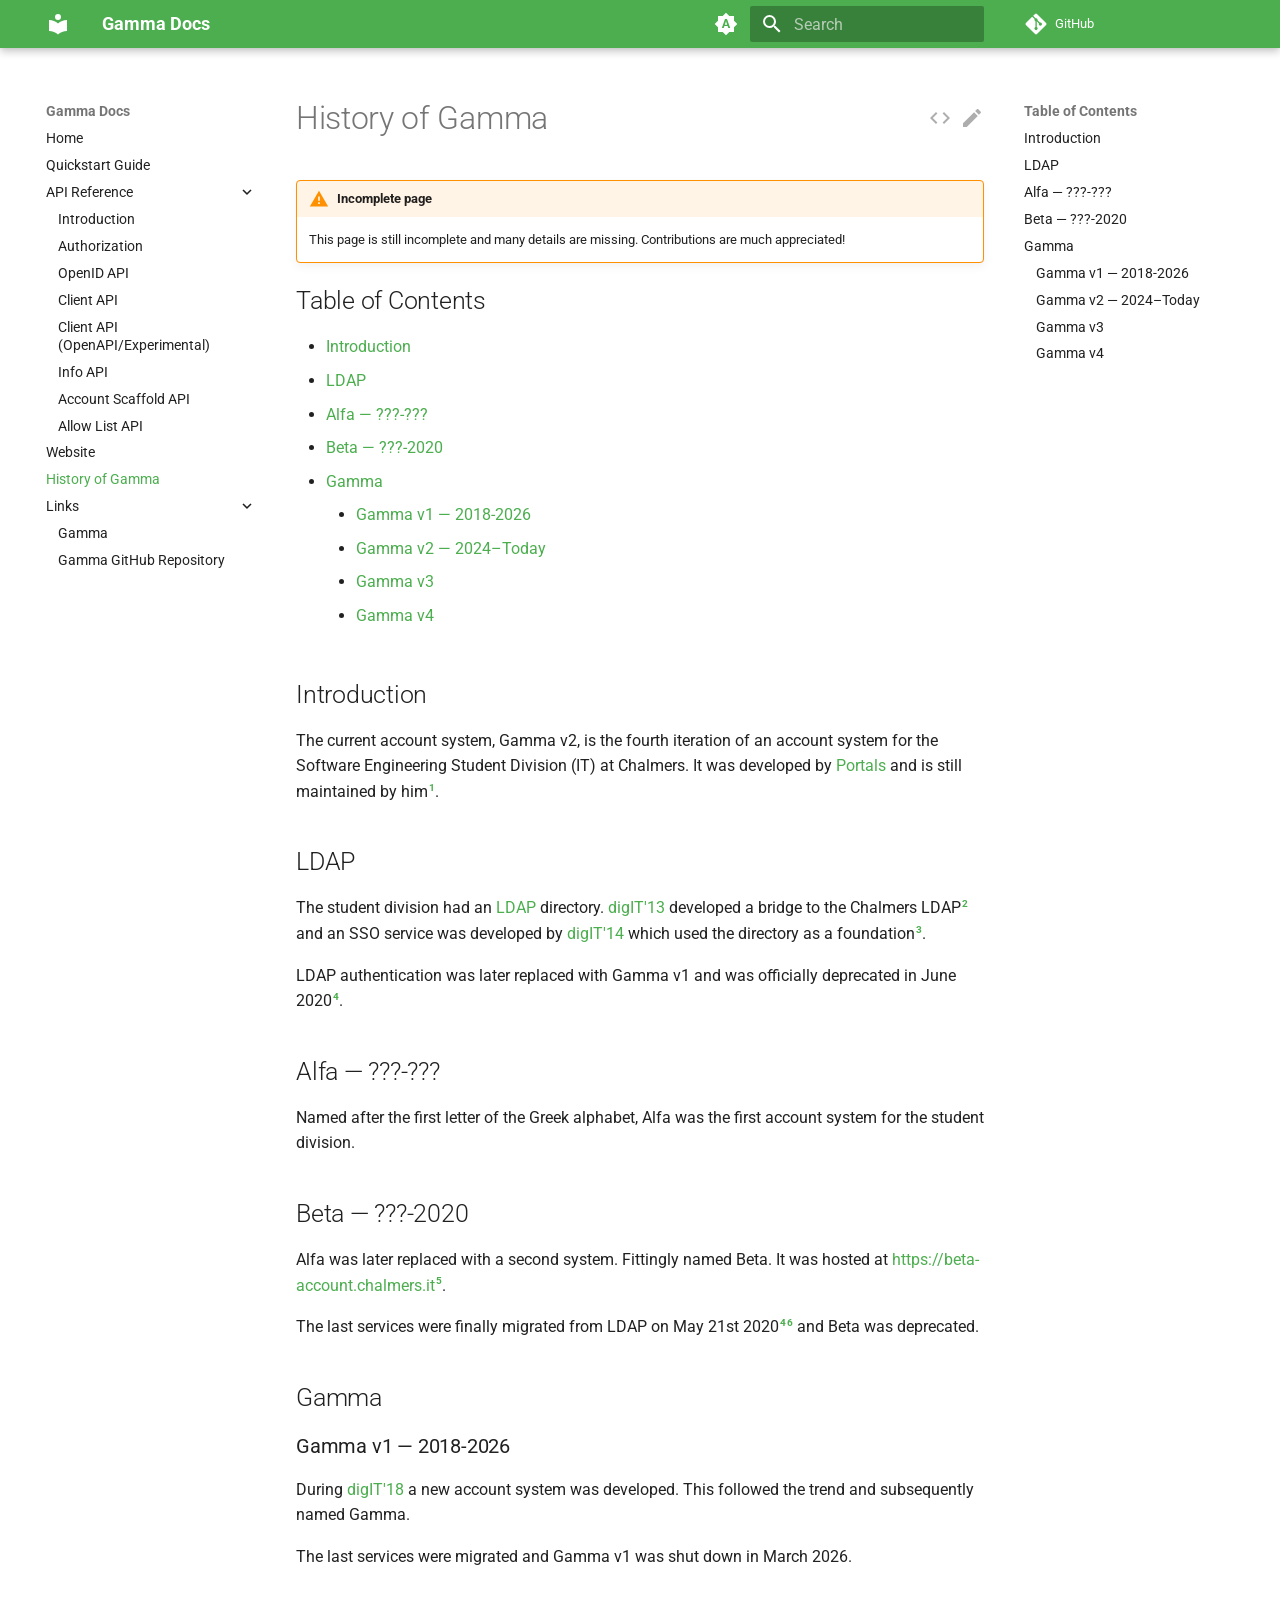
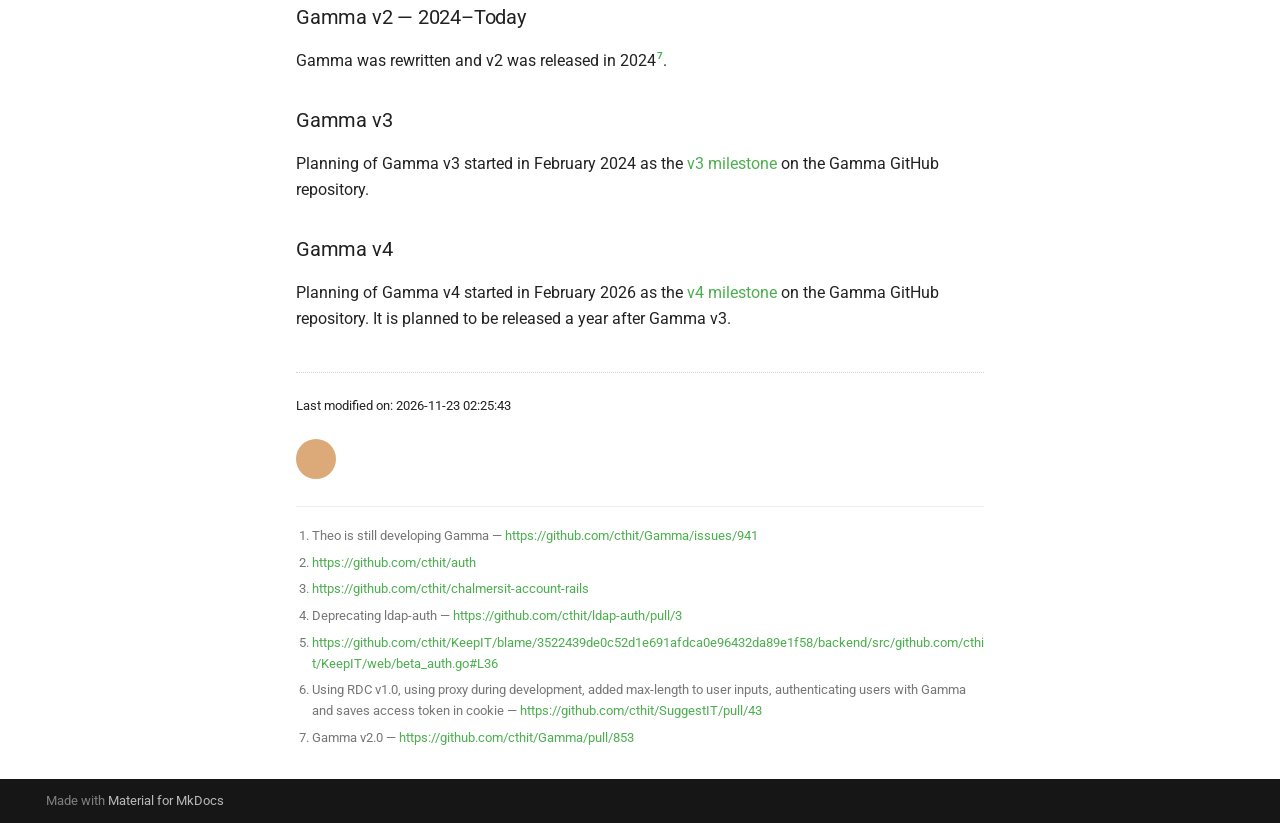
<file: history/index.html>
<!DOCTYPE html><html lang="en" class="no-js"><head>
    
      <meta charset="utf-8">
      <meta name="viewport" content="width=device-width,initial-scale=1">
      
        <meta name="description" content="Documentation for Gamma, the authentication and authorization service for the Software Engineering Student Division (IT) at Chalmers.">
      
      
      
        <link rel="canonical" href="https://gamma-docs.olillin.com/history/">
      
      
        <link rel="prev" href="../website/">
      
      
      
      <link rel="icon" href="../assets/images/favicon.png">
      <meta name="generator" content="mkdocs-1.5.3, mkdocs-material-9.5.17">
    
    
      
        <title>History of Gamma - Gamma Docs</title>
      
    
    
      <link rel="stylesheet" href="../assets/stylesheets/main.bcfcd587.min.css">
      
        
        <link rel="stylesheet" href="../assets/stylesheets/palette.06af60db.min.css">
      
      


    
    
      
    
    
      
        
        
        <link rel="preconnect" href="https://fonts.gstatic.com" crossorigin="">
        <link rel="stylesheet" href="https://fonts.googleapis.com/css?family=Roboto:300,300i,400,400i,700,700i%7CRoboto+Mono:400,400i,700,700i&amp;display=fallback">
        <style>:root{--md-text-font:"Roboto";--md-code-font:"Roboto Mono"}</style>
      
    
    
      <link rel="stylesheet" href="../css/critic.css">
    
      <link rel="stylesheet" href="../css/neoteroi-mkdocs.css">
    
      <link rel="stylesheet" href="../css/toc.css">
    
    <script>__md_scope=new URL("..",location),__md_hash=e=>[...e].reduce((e,_)=>(e<<5)-e+_.charCodeAt(0),0),__md_get=(e,_=localStorage,t=__md_scope)=>JSON.parse(_.getItem(t.pathname+"."+e)),__md_set=(e,_,t=localStorage,a=__md_scope)=>{try{t.setItem(a.pathname+"."+e,JSON.stringify(_))}catch(e){}}</script>
    
      

    
    
    
  <link href="../assets/stylesheets/glightbox.min.css" rel="stylesheet"><script src="../assets/javascripts/glightbox.min.js"></script><style id="glightbox-style">
            html.glightbox-open { overflow: initial; height: 100%; }
            .gslide-title { margin-top: 0px; user-select: text; }
            .gslide-desc { color: #666; user-select: text; }
            .gslide-image img { background: white; }
            .gscrollbar-fixer { padding-right: 15px; }
            .gdesc-inner { font-size: 0.75rem; }
            body[data-md-color-scheme="slate"] .gdesc-inner { background: var(--md-default-bg-color); }
            body[data-md-color-scheme="slate"] .gslide-title { color: var(--md-default-fg-color); }
            body[data-md-color-scheme="slate"] .gslide-desc { color: var(--md-default-fg-color); }
        </style></head>
  
  
    
    
      
    
    
    
    
    <body dir="ltr" data-md-color-scheme="default" data-md-color-primary="green" data-md-color-accent="indigo">
  
    
    <input class="md-toggle" data-md-toggle="drawer" type="checkbox" id="__drawer" autocomplete="off">
    <input class="md-toggle" data-md-toggle="search" type="checkbox" id="__search" autocomplete="off">
    <label class="md-overlay" for="__drawer"></label>
    <div data-md-component="skip">
      
        
        <a href="#introduction" class="md-skip">
          Skip to content
        </a>
      
    </div>
    <div data-md-component="announce">
      
    </div>
    
    
      

  

<header class="md-header md-header--shadow" data-md-component="header">
  <nav class="md-header__inner md-grid" aria-label="Header">
    <a href=".." title="Gamma Docs" class="md-header__button md-logo" aria-label="Gamma Docs" data-md-component="logo">
      
  
  <svg xmlns="http://www.w3.org/2000/svg" viewBox="0 0 24 24"><path d="M12 8a3 3 0 0 0 3-3 3 3 0 0 0-3-3 3 3 0 0 0-3 3 3 3 0 0 0 3 3m0 3.54C9.64 9.35 6.5 8 3 8v11c3.5 0 6.64 1.35 9 3.54 2.36-2.19 5.5-3.54 9-3.54V8c-3.5 0-6.64 1.35-9 3.54Z"></path></svg>

    </a>
    <label class="md-header__button md-icon" for="__drawer">
      
      <svg xmlns="http://www.w3.org/2000/svg" viewBox="0 0 24 24"><path d="M3 6h18v2H3V6m0 5h18v2H3v-2m0 5h18v2H3v-2Z"></path></svg>
    </label>
    <div class="md-header__title" data-md-component="header-title">
      <div class="md-header__ellipsis">
        <div class="md-header__topic">
          <span class="md-ellipsis">
            Gamma Docs
          </span>
        </div>
        <div class="md-header__topic" data-md-component="header-topic">
          <span class="md-ellipsis">
            
              History of Gamma
            
          </span>
        </div>
      </div>
    </div>
    
      
        <form class="md-header__option" data-md-component="palette">
  
    
    
    
    <input class="md-option" data-md-color-media="(prefers-color-scheme)" data-md-color-scheme="default" data-md-color-primary="green" data-md-color-accent="indigo" aria-label="Switch to light mode" type="radio" name="__palette" id="__palette_0">
    
      <label class="md-header__button md-icon" title="Switch to light mode" for="__palette_1" hidden="">
        <svg xmlns="http://www.w3.org/2000/svg" viewBox="0 0 24 24"><path d="m14.3 16-.7-2h-3.2l-.7 2H7.8L11 7h2l3.2 9h-1.9M20 8.69V4h-4.69L12 .69 8.69 4H4v4.69L.69 12 4 15.31V20h4.69L12 23.31 15.31 20H20v-4.69L23.31 12 20 8.69m-9.15 3.96h2.3L12 9l-1.15 3.65Z"></path></svg>
      </label>
    
  
    
    
    
    <input class="md-option" data-md-color-media="(prefers-color-scheme: light)" data-md-color-scheme="default" data-md-color-primary="green" data-md-color-accent="indigo" aria-label="Switch to dark mode" type="radio" name="__palette" id="__palette_1">
    
      <label class="md-header__button md-icon" title="Switch to dark mode" for="__palette_2" hidden="">
        <svg xmlns="http://www.w3.org/2000/svg" viewBox="0 0 24 24"><path d="M12 8a4 4 0 0 0-4 4 4 4 0 0 0 4 4 4 4 0 0 0 4-4 4 4 0 0 0-4-4m0 10a6 6 0 0 1-6-6 6 6 0 0 1 6-6 6 6 0 0 1 6 6 6 6 0 0 1-6 6m8-9.31V4h-4.69L12 .69 8.69 4H4v4.69L.69 12 4 15.31V20h4.69L12 23.31 15.31 20H20v-4.69L23.31 12 20 8.69Z"></path></svg>
      </label>
    
  
    
    
    
    <input class="md-option" data-md-color-media="(prefers-color-scheme: dark)" data-md-color-scheme="slate" data-md-color-primary="green" data-md-color-accent="indigo" aria-label="Switch to light mode" type="radio" name="__palette" id="__palette_2">
    
      <label class="md-header__button md-icon" title="Switch to light mode" for="__palette_0" hidden="">
        <svg xmlns="http://www.w3.org/2000/svg" viewBox="0 0 24 24"><path d="M12 18c-.89 0-1.74-.2-2.5-.55C11.56 16.5 13 14.42 13 12c0-2.42-1.44-4.5-3.5-5.45C10.26 6.2 11.11 6 12 6a6 6 0 0 1 6 6 6 6 0 0 1-6 6m8-9.31V4h-4.69L12 .69 8.69 4H4v4.69L.69 12 4 15.31V20h4.69L12 23.31 15.31 20H20v-4.69L23.31 12 20 8.69Z"></path></svg>
      </label>
    
  
</form>
      
    
    
      <script>var media,input,key,value,palette=__md_get("__palette");if(palette&&palette.color){"(prefers-color-scheme)"===palette.color.media&&(media=matchMedia("(prefers-color-scheme: light)"),input=document.querySelector(media.matches?"[data-md-color-media='(prefers-color-scheme: light)']":"[data-md-color-media='(prefers-color-scheme: dark)']"),palette.color.media=input.getAttribute("data-md-color-media"),palette.color.scheme=input.getAttribute("data-md-color-scheme"),palette.color.primary=input.getAttribute("data-md-color-primary"),palette.color.accent=input.getAttribute("data-md-color-accent"));for([key,value]of Object.entries(palette.color))document.body.setAttribute("data-md-color-"+key,value)}</script>
    
    
    
      <label class="md-header__button md-icon" for="__search">
        
        <svg xmlns="http://www.w3.org/2000/svg" viewBox="0 0 24 24"><path d="M9.5 3A6.5 6.5 0 0 1 16 9.5c0 1.61-.59 3.09-1.56 4.23l.27.27h.79l5 5-1.5 1.5-5-5v-.79l-.27-.27A6.516 6.516 0 0 1 9.5 16 6.5 6.5 0 0 1 3 9.5 6.5 6.5 0 0 1 9.5 3m0 2C7 5 5 7 5 9.5S7 14 9.5 14 14 12 14 9.5 12 5 9.5 5Z"></path></svg>
      </label>
      <div class="md-search" data-md-component="search" role="dialog">
  <label class="md-search__overlay" for="__search"></label>
  <div class="md-search__inner" role="search">
    <form class="md-search__form" name="search">
      <input type="text" class="md-search__input" name="query" aria-label="Search" placeholder="Search" autocapitalize="off" autocorrect="off" autocomplete="off" spellcheck="false" data-md-component="search-query" required="">
      <label class="md-search__icon md-icon" for="__search">
        
        <svg xmlns="http://www.w3.org/2000/svg" viewBox="0 0 24 24"><path d="M9.5 3A6.5 6.5 0 0 1 16 9.5c0 1.61-.59 3.09-1.56 4.23l.27.27h.79l5 5-1.5 1.5-5-5v-.79l-.27-.27A6.516 6.516 0 0 1 9.5 16 6.5 6.5 0 0 1 3 9.5 6.5 6.5 0 0 1 9.5 3m0 2C7 5 5 7 5 9.5S7 14 9.5 14 14 12 14 9.5 12 5 9.5 5Z"></path></svg>
        
        <svg xmlns="http://www.w3.org/2000/svg" viewBox="0 0 24 24"><path d="M20 11v2H8l5.5 5.5-1.42 1.42L4.16 12l7.92-7.92L13.5 5.5 8 11h12Z"></path></svg>
      </label>
      <nav class="md-search__options" aria-label="Search">
        
        <button type="reset" class="md-search__icon md-icon" title="Clear" aria-label="Clear" tabindex="-1">
          
          <svg xmlns="http://www.w3.org/2000/svg" viewBox="0 0 24 24"><path d="M19 6.41 17.59 5 12 10.59 6.41 5 5 6.41 10.59 12 5 17.59 6.41 19 12 13.41 17.59 19 19 17.59 13.41 12 19 6.41Z"></path></svg>
        </button>
      </nav>
      
    </form>
    <div class="md-search__output">
      <div class="md-search__scrollwrap" data-md-scrollfix="">
        <div class="md-search-result" data-md-component="search-result">
          <div class="md-search-result__meta">
            Initializing search
          </div>
          <ol class="md-search-result__list" role="presentation"></ol>
        </div>
      </div>
    </div>
  </div>
</div>
    
    
      <div class="md-header__source">
        <a href="https://github.com/olillin/gamma-docs" title="Go to repository" class="md-source" data-md-component="source">
  <div class="md-source__icon md-icon">
    
    <svg xmlns="http://www.w3.org/2000/svg" viewBox="0 0 448 512"><!--! Font Awesome Free 6.5.1 by @fontawesome - https://fontawesome.com License - https://fontawesome.com/license/free (Icons: CC BY 4.0, Fonts: SIL OFL 1.1, Code: MIT License) Copyright 2023 Fonticons, Inc.--><path d="M439.55 236.05 244 40.45a28.87 28.87 0 0 0-40.81 0l-40.66 40.63 51.52 51.52c27.06-9.14 52.68 16.77 43.39 43.68l49.66 49.66c34.23-11.8 61.18 31 35.47 56.69-26.49 26.49-70.21-2.87-56-37.34L240.22 199v121.85c25.3 12.54 22.26 41.85 9.08 55a34.34 34.34 0 0 1-48.55 0c-17.57-17.6-11.07-46.91 11.25-56v-123c-20.8-8.51-24.6-30.74-18.64-45L142.57 101 8.45 235.14a28.86 28.86 0 0 0 0 40.81l195.61 195.6a28.86 28.86 0 0 0 40.8 0l194.69-194.69a28.86 28.86 0 0 0 0-40.81z"></path></svg>
  </div>
  <div class="md-source__repository">
    GitHub
  </div>
</a>
      </div>
    
  </nav>
  
</header>
    
    <div class="md-container" data-md-component="container">
      
      
        
          
        
      
      <main class="md-main" data-md-component="main">
        <div class="md-main__inner md-grid">
          
            
              
              <div class="md-sidebar md-sidebar--primary" data-md-component="sidebar" data-md-type="navigation">
                <div class="md-sidebar__scrollwrap">
                  <div class="md-sidebar__inner">
                    



<nav class="md-nav md-nav--primary" aria-label="Navigation" data-md-level="0">
  <label class="md-nav__title" for="__drawer">
    <a href=".." title="Gamma Docs" class="md-nav__button md-logo" aria-label="Gamma Docs" data-md-component="logo">
      
  
  <svg xmlns="http://www.w3.org/2000/svg" viewBox="0 0 24 24"><path d="M12 8a3 3 0 0 0 3-3 3 3 0 0 0-3-3 3 3 0 0 0-3 3 3 3 0 0 0 3 3m0 3.54C9.64 9.35 6.5 8 3 8v11c3.5 0 6.64 1.35 9 3.54 2.36-2.19 5.5-3.54 9-3.54V8c-3.5 0-6.64 1.35-9 3.54Z"></path></svg>

    </a>
    Gamma Docs
  </label>
  
    <div class="md-nav__source">
      <a href="https://github.com/olillin/gamma-docs" title="Go to repository" class="md-source" data-md-component="source">
  <div class="md-source__icon md-icon">
    
    <svg xmlns="http://www.w3.org/2000/svg" viewBox="0 0 448 512"><!--! Font Awesome Free 6.5.1 by @fontawesome - https://fontawesome.com License - https://fontawesome.com/license/free (Icons: CC BY 4.0, Fonts: SIL OFL 1.1, Code: MIT License) Copyright 2023 Fonticons, Inc.--><path d="M439.55 236.05 244 40.45a28.87 28.87 0 0 0-40.81 0l-40.66 40.63 51.52 51.52c27.06-9.14 52.68 16.77 43.39 43.68l49.66 49.66c34.23-11.8 61.18 31 35.47 56.69-26.49 26.49-70.21-2.87-56-37.34L240.22 199v121.85c25.3 12.54 22.26 41.85 9.08 55a34.34 34.34 0 0 1-48.55 0c-17.57-17.6-11.07-46.91 11.25-56v-123c-20.8-8.51-24.6-30.74-18.64-45L142.57 101 8.45 235.14a28.86 28.86 0 0 0 0 40.81l195.61 195.6a28.86 28.86 0 0 0 40.8 0l194.69-194.69a28.86 28.86 0 0 0 0-40.81z"></path></svg>
  </div>
  <div class="md-source__repository">
    GitHub
  </div>
</a>
    </div>
  
  <ul class="md-nav__list" data-md-scrollfix="">
    
      
      
  
  
  
  
    <li class="md-nav__item">
      <a href=".." class="md-nav__link">
        
  
  <span class="md-ellipsis">
    Home
  </span>
  

      </a>
    </li>
  

    
      
      
  
  
  
  
    <li class="md-nav__item">
      <a href="../quickstart/" class="md-nav__link">
        
  
  <span class="md-ellipsis">
    Quickstart Guide
  </span>
  

      </a>
    </li>
  

    
      
      
  
  
  
  
    
    
    
    
    <li class="md-nav__item md-nav__item--nested">
      
        
        
          
        
        <input class="md-nav__toggle md-toggle md-toggle--indeterminate" type="checkbox" id="__nav_3">
        
          
          <label class="md-nav__link" for="__nav_3" id="__nav_3_label" tabindex="0">
            
  
  <span class="md-ellipsis">
    API Reference
  </span>
  

            <span class="md-nav__icon md-icon"></span>
          </label>
        
        <nav class="md-nav" data-md-level="1" aria-labelledby="__nav_3_label" aria-expanded="false">
          <label class="md-nav__title" for="__nav_3">
            <span class="md-nav__icon md-icon"></span>
            API Reference
          </label>
          <ul class="md-nav__list" data-md-scrollfix="">
            
              
                
  
  
  
  
    <li class="md-nav__item">
      <a href="../api/" class="md-nav__link">
        
  
  <span class="md-ellipsis">
    Introduction
  </span>
  

      </a>
    </li>
  

              
            
              
                
  
  
  
  
    <li class="md-nav__item">
      <a href="../api/authorization/" class="md-nav__link">
        
  
  <span class="md-ellipsis">
    Authorization
  </span>
  

      </a>
    </li>
  

              
            
              
                
  
  
  
  
    <li class="md-nav__item">
      <a href="../api/openid/" class="md-nav__link">
        
  
  <span class="md-ellipsis">
    OpenID API
  </span>
  

      </a>
    </li>
  

              
            
              
                
  
  
  
  
    <li class="md-nav__item">
      <a href="../api/client-api/" class="md-nav__link">
        
  
  <span class="md-ellipsis">
    Client API
  </span>
  

      </a>
    </li>
  

              
            
              
                
  
  
  
  
    <li class="md-nav__item">
      <a href="../api/client-api-openapi/" class="md-nav__link">
        
  
  <span class="md-ellipsis">
    Client API (OpenAPI/Experimental)
  </span>
  

      </a>
    </li>
  

              
            
              
                
  
  
  
  
    <li class="md-nav__item">
      <a href="../api/info-api/" class="md-nav__link">
        
  
  <span class="md-ellipsis">
    Info API
  </span>
  

      </a>
    </li>
  

              
            
              
                
  
  
  
  
    <li class="md-nav__item">
      <a href="../api/account-scaffold-api/" class="md-nav__link">
        
  
  <span class="md-ellipsis">
    Account Scaffold API
  </span>
  

      </a>
    </li>
  

              
            
              
                
  
  
  
  
    <li class="md-nav__item">
      <a href="../api/allow-list-api/" class="md-nav__link">
        
  
  <span class="md-ellipsis">
    Allow List API
  </span>
  

      </a>
    </li>
  

              
            
          </ul>
        </nav>
      
    </li>
  

    
      
      
  
  
  
  
    <li class="md-nav__item">
      <a href="../website/" class="md-nav__link">
        
  
  <span class="md-ellipsis">
    Website
  </span>
  

      </a>
    </li>
  

    
      
      
  
  
    
  
  
  
    <li class="md-nav__item md-nav__item--active">
      
      <input class="md-nav__toggle md-toggle" type="checkbox" id="__toc">
      
      
      
        <label class="md-nav__link md-nav__link--active" for="__toc">
          
  
  <span class="md-ellipsis">
    History of Gamma
  </span>
  

          <span class="md-nav__icon md-icon"></span>
        </label>
      
      <a href="./" class="md-nav__link md-nav__link--active">
        
  
  <span class="md-ellipsis">
    History of Gamma
  </span>
  

      </a>
      
        

  

<nav class="md-nav md-nav--secondary" aria-label="Table of Contents">
  
  
  
  
    <label class="md-nav__title" for="__toc">
      <span class="md-nav__icon md-icon"></span>
      Table of Contents
    </label>
    <ul class="md-nav__list" data-md-component="toc" data-md-scrollfix="">
      
        <li class="md-nav__item">
  <a href="#introduction" class="md-nav__link">
    <span class="md-ellipsis">
      Introduction
    </span>
  </a>
  
</li>
      
        <li class="md-nav__item">
  <a href="#ldap" class="md-nav__link">
    <span class="md-ellipsis">
      LDAP
    </span>
  </a>
  
</li>
      
        <li class="md-nav__item">
  <a href="#alfa-" class="md-nav__link">
    <span class="md-ellipsis">
      Alfa — ???-???
    </span>
  </a>
  
</li>
      
        <li class="md-nav__item">
  <a href="#beta-2020" class="md-nav__link">
    <span class="md-ellipsis">
      Beta — ???-2020
    </span>
  </a>
  
</li>
      
        <li class="md-nav__item">
  <a href="#gamma" class="md-nav__link">
    <span class="md-ellipsis">
      Gamma
    </span>
  </a>
  
    <nav class="md-nav" aria-label="Gamma">
      <ul class="md-nav__list">
        
          <li class="md-nav__item">
  <a href="#gamma-v1-2018-2026" class="md-nav__link">
    <span class="md-ellipsis">
      Gamma v1 — 2018-2026
    </span>
  </a>
  
</li>
        
          <li class="md-nav__item">
  <a href="#gamma-v2-2024today" class="md-nav__link">
    <span class="md-ellipsis">
      Gamma v2 — 2024–Today
    </span>
  </a>
  
</li>
        
          <li class="md-nav__item">
  <a href="#gamma-v3" class="md-nav__link">
    <span class="md-ellipsis">
      Gamma v3
    </span>
  </a>
  
</li>
        
          <li class="md-nav__item">
  <a href="#gamma-v4" class="md-nav__link">
    <span class="md-ellipsis">
      Gamma v4
    </span>
  </a>
  
</li>
        
      </ul>
    </nav>
  
</li>
      
    </ul>
  
</nav>
      
    </li>
  

    
      
      
  
  
  
  
    
    
    
    
    <li class="md-nav__item md-nav__item--nested">
      
        
        
          
        
        <input class="md-nav__toggle md-toggle md-toggle--indeterminate" type="checkbox" id="__nav_6">
        
          
          <label class="md-nav__link" for="__nav_6" id="__nav_6_label" tabindex="0">
            
  
  <span class="md-ellipsis">
    Links
  </span>
  

            <span class="md-nav__icon md-icon"></span>
          </label>
        
        <nav class="md-nav" data-md-level="1" aria-labelledby="__nav_6_label" aria-expanded="false">
          <label class="md-nav__title" for="__nav_6">
            <span class="md-nav__icon md-icon"></span>
            Links
          </label>
          <ul class="md-nav__list" data-md-scrollfix="">
            
              
                
  
  
  
  
    <li class="md-nav__item">
      <a href="https://auth.chalmers.it" class="md-nav__link">
        
  
  <span class="md-ellipsis">
    Gamma
  </span>
  

      </a>
    </li>
  

              
            
              
                
  
  
  
  
    <li class="md-nav__item">
      <a href="https://github.com/cthit/Gamma" class="md-nav__link">
        
  
  <span class="md-ellipsis">
    Gamma GitHub Repository
  </span>
  

      </a>
    </li>
  

              
            
          </ul>
        </nav>
      
    </li>
  

    
  </ul>
</nav>
                  </div>
                </div>
              </div>
            
            
              
              <div class="md-sidebar md-sidebar--secondary" data-md-component="sidebar" data-md-type="toc">
                <div class="md-sidebar__scrollwrap">
                  <div class="md-sidebar__inner">
                    

  

<nav class="md-nav md-nav--secondary" aria-label="Table of Contents">
  
  
  
  
    <label class="md-nav__title" for="__toc">
      <span class="md-nav__icon md-icon"></span>
      Table of Contents
    </label>
    <ul class="md-nav__list" data-md-component="toc" data-md-scrollfix="">
      
        <li class="md-nav__item">
  <a href="#introduction" class="md-nav__link">
    <span class="md-ellipsis">
      Introduction
    </span>
  </a>
  
</li>
      
        <li class="md-nav__item">
  <a href="#ldap" class="md-nav__link">
    <span class="md-ellipsis">
      LDAP
    </span>
  </a>
  
</li>
      
        <li class="md-nav__item">
  <a href="#alfa-" class="md-nav__link">
    <span class="md-ellipsis">
      Alfa — ???-???
    </span>
  </a>
  
</li>
      
        <li class="md-nav__item">
  <a href="#beta-2020" class="md-nav__link">
    <span class="md-ellipsis">
      Beta — ???-2020
    </span>
  </a>
  
</li>
      
        <li class="md-nav__item">
  <a href="#gamma" class="md-nav__link">
    <span class="md-ellipsis">
      Gamma
    </span>
  </a>
  
    <nav class="md-nav" aria-label="Gamma">
      <ul class="md-nav__list">
        
          <li class="md-nav__item">
  <a href="#gamma-v1-2018-2026" class="md-nav__link">
    <span class="md-ellipsis">
      Gamma v1 — 2018-2026
    </span>
  </a>
  
</li>
        
          <li class="md-nav__item">
  <a href="#gamma-v2-2024today" class="md-nav__link">
    <span class="md-ellipsis">
      Gamma v2 — 2024–Today
    </span>
  </a>
  
</li>
        
          <li class="md-nav__item">
  <a href="#gamma-v3" class="md-nav__link">
    <span class="md-ellipsis">
      Gamma v3
    </span>
  </a>
  
</li>
        
          <li class="md-nav__item">
  <a href="#gamma-v4" class="md-nav__link">
    <span class="md-ellipsis">
      Gamma v4
    </span>
  </a>
  
</li>
        
      </ul>
    </nav>
  
</li>
      
    </ul>
  
</nav>
                  </div>
                </div>
              </div>
            
          
          
            <div class="md-content" data-md-component="content">
              <article class="md-content__inner md-typeset">
                
                  

  
    <a href="https://github.com/olillin/gamma-docs/edit/main/docs/history.md" title="Edit this page" class="md-content__button md-icon">
      
      <svg xmlns="http://www.w3.org/2000/svg" viewBox="0 0 24 24"><path d="M20.71 7.04c.39-.39.39-1.04 0-1.41l-2.34-2.34c-.37-.39-1.02-.39-1.41 0l-1.84 1.83 3.75 3.75M3 17.25V21h3.75L17.81 9.93l-3.75-3.75L3 17.25Z"></path></svg>
    </a>
  
  
    
      
    
    <a href="https://github.com/olillin/gamma-docs/raw/main/docs/history.md" title="View source of this page" class="md-content__button md-icon">
      
      <svg xmlns="http://www.w3.org/2000/svg" viewBox="0 0 24 24"><path d="m14.6 16.6 4.6-4.6-4.6-4.6L16 6l6 6-6 6-1.4-1.4m-5.2 0L4.8 12l4.6-4.6L8 6l-6 6 6 6 1.4-1.4Z"></path></svg>
    </a>
  


<h1 id="history-of-gamma">History of Gamma<a class="headerlink" href="#history-of-gamma" title="Permanent link">¶</a></h1>
<div class="admonition warning">
<p class="admonition-title">Incomplete page</p>
<p>This page is still incomplete and many details are missing. Contributions are
much appreciated!</p>
</div>
<div class="toc"><span class="toctitle">Table of Contents</span><ul>
<li><a href="#introduction">Introduction</a></li>
<li><a href="#ldap">LDAP</a></li>
<li><a href="#alfa-">Alfa — ???-???</a></li>
<li><a href="#beta-2020">Beta — ???-2020</a></li>
<li><a href="#gamma">Gamma</a><ul>
<li><a href="#gamma-v1-2018-2026">Gamma v1 — 2018-2026</a></li>
<li><a href="#gamma-v2-2024today">Gamma v2 — 2024–Today</a></li>
<li><a href="#gamma-v3">Gamma v3</a></li>
<li><a href="#gamma-v4">Gamma v4</a></li>
</ul>
</li>
</ul>
</div>
<h2 id="introduction">Introduction<a class="headerlink" href="#introduction" title="Permanent link">¶</a></h2>
<p>The current account system, Gamma v2, is the fourth iteration of an account
system for the Software Engineering Student Division (IT) at Chalmers. It was
developed by <a href="https://github.com/Portals">Portals</a> and is still maintained by
him<sup id="fnref:1"><a class="footnote-ref" href="#fn:1">1</a></sup>.</p>
<h2 id="ldap">LDAP<a class="headerlink" href="#ldap" title="Permanent link">¶</a></h2>
<p>The student division had an
<a href="https://en.wikipedia.org/wiki/Lightweight_Directory_Access_Protocol">LDAP</a>
directory. <a href="https://digit.chalmers.it/members/2013">digIT'13</a> developed a bridge
to the Chalmers LDAP<sup id="fnref:2"><a class="footnote-ref" href="#fn:2">2</a></sup> and an SSO service was developed by
<a href="https://digit.chalmers.it/members/2014">digIT'14</a> which used the directory as a
foundation<sup id="fnref:3"><a class="footnote-ref" href="#fn:3">3</a></sup>.</p>
<p>LDAP authentication was later replaced with Gamma v1 and was officially
deprecated in June 2020<sup id="fnref:4"><a class="footnote-ref" href="#fn:4">4</a></sup>.</p>
<h2 id="alfa-">Alfa — ???-???<a class="headerlink" href="#alfa-" title="Permanent link">¶</a></h2>
<p>Named after the first letter of the Greek alphabet, Alfa was the first account
system for the student division.</p>
<h2 id="beta-2020">Beta — ???-2020<a class="headerlink" href="#beta-2020" title="Permanent link">¶</a></h2>
<p>Alfa was later replaced with a second system. Fittingly named Beta. It was
hosted at <a href="https://beta-account.chalmers.it">https://beta-account.chalmers.it</a><sup id="fnref:5"><a class="footnote-ref" href="#fn:5">5</a></sup>.</p>
<p>The last services were finally migrated from LDAP on May 21st 2020<sup id="fnref2:4"><a class="footnote-ref" href="#fn:4">4</a></sup><sup id="fnref:6"><a class="footnote-ref" href="#fn:6">6</a></sup> and
Beta was deprecated.</p>
<h2 id="gamma">Gamma<a class="headerlink" href="#gamma" title="Permanent link">¶</a></h2>
<h3 id="gamma-v1-2018-2026">Gamma v1 — 2018-2026<a class="headerlink" href="#gamma-v1-2018-2026" title="Permanent link">¶</a></h3>
<p>During <a href="https://digit.chalmers.it/members/2018">digIT'18</a> a new account system
was developed. This followed the trend and subsequently named Gamma.</p>
<p>The last services were migrated and Gamma v1 was shut down in March 2026.</p>
<h3 id="gamma-v2-2024today">Gamma v2 — 2024–Today<a class="headerlink" href="#gamma-v2-2024today" title="Permanent link">¶</a></h3>
<p>Gamma was rewritten and v2 was released in 2024<sup id="fnref:7"><a class="footnote-ref" href="#fn:7">7</a></sup>.</p>
<h3 id="gamma-v3">Gamma v3<a class="headerlink" href="#gamma-v3" title="Permanent link">¶</a></h3>
<p>Planning of Gamma v3 started in February 2024 as the
<a href="https://github.com/cthit/Gamma/milestone/19">v3 milestone</a> on the Gamma GitHub
repository.</p>
<h3 id="gamma-v4">Gamma v4<a class="headerlink" href="#gamma-v4" title="Permanent link">¶</a></h3>
<p>Planning of Gamma v4 started in February 2026 as the
<a href="https://github.com/cthit/Gamma/milestone/20">v4 milestone</a> on the Gamma GitHub
repository. It is planned to be released a year after Gamma v3.</p>
<div class="nt-contribs"><p class="nt-mod-time">Last modified on: 2026-11-23 02:25:43</p><div class="nt-contributors"><div class="nt-contributor image nt-group-0" title="Oli &lt;oli@olillin.com&gt; (1)" style="background-image: url('https://avatars.githubusercontent.com/u/55047947?s=400')"><span class="nt-initials"></span></div></div></div>

<div class="footnote">
<hr>
<ol>
<li id="fn:1">
<p>Theo is still developing Gamma — <a href="https://github.com/cthit/Gamma/issues/941">https://github.com/cthit/Gamma/issues/941</a>&nbsp;<a class="footnote-backref" href="#fnref:1" title="Jump back to footnote 1 in the text">↩</a></p>
</li>
<li id="fn:2">
<p><a href="https://github.com/cthit/auth">https://github.com/cthit/auth</a>&nbsp;<a class="footnote-backref" href="#fnref:2" title="Jump back to footnote 2 in the text">↩</a></p>
</li>
<li id="fn:3">
<p><a href="https://github.com/cthit/chalmersit-account-rails">https://github.com/cthit/chalmersit-account-rails</a>&nbsp;<a class="footnote-backref" href="#fnref:3" title="Jump back to footnote 3 in the text">↩</a></p>
</li>
<li id="fn:4">
<p>Deprecating ldap-auth — <a href="https://github.com/cthit/ldap-auth/pull/3">https://github.com/cthit/ldap-auth/pull/3</a>&nbsp;<a class="footnote-backref" href="#fnref:4" title="Jump back to footnote 4 in the text">↩</a><a class="footnote-backref" href="#fnref2:4" title="Jump back to footnote 4 in the text">↩</a></p>
</li>
<li id="fn:5">
<p><a href="https://github.com/cthit/KeepIT/blame/3522439de0c52d1e691afdca0e96432da89e1f58/backend/src/github.com/cthit/KeepIT/web/beta_auth.go#L36">https://github.com/cthit/KeepIT/blame/3522439de0c52d1e691afdca0e96432da89e1f58/backend/src/github.com/cthit/KeepIT/web/beta_auth.go#L36</a>&nbsp;<a class="footnote-backref" href="#fnref:5" title="Jump back to footnote 5 in the text">↩</a></p>
</li>
<li id="fn:6">
<p>Using RDC v1.0, using proxy during development, added max-length to user
inputs, authenticating users with Gamma and saves access token in cookie —
<a href="https://github.com/cthit/SuggestIT/pull/43">https://github.com/cthit/SuggestIT/pull/43</a>&nbsp;<a class="footnote-backref" href="#fnref:6" title="Jump back to footnote 6 in the text">↩</a></p>
</li>
<li id="fn:7">
<p>Gamma v2.0 — <a href="https://github.com/cthit/Gamma/pull/853">https://github.com/cthit/Gamma/pull/853</a>&nbsp;<a class="footnote-backref" href="#fnref:7" title="Jump back to footnote 7 in the text">↩</a></p>
</li>
</ol>
</div>












                
              </article>
            </div>
          
          
  <script>var tabs=__md_get("__tabs");if(Array.isArray(tabs))e:for(var set of document.querySelectorAll(".tabbed-set")){var tab,labels=set.querySelector(".tabbed-labels");for(tab of tabs)for(var label of labels.getElementsByTagName("label"))if(label.innerText.trim()===tab){var input=document.getElementById(label.htmlFor);input.checked=!0;continue e}}</script>

<script>var target=document.getElementById(location.hash.slice(1));target&&target.name&&(target.checked=target.name.startsWith("__tabbed_"))</script>
        </div>
        
      </main>
      
        <footer class="md-footer">
  
  <div class="md-footer-meta md-typeset">
    <div class="md-footer-meta__inner md-grid">
      <div class="md-copyright">
  
  
    Made with
    <a href="https://squidfunk.github.io/mkdocs-material/" target="_blank" rel="noopener">
      Material for MkDocs
    </a>
  
</div>
      
    </div>
  </div>
</footer>
      
    </div>
    <div class="md-dialog" data-md-component="dialog">
      <div class="md-dialog__inner md-typeset"></div>
    </div>
    
    
    <script id="__config" type="application/json">{"base": "..", "features": ["content.action.view", "content.action.edit", "content.code.annotate", "content.code.copy", "content.code.select", "content.tabs.link", "navigation.instant", "navigation.expand"], "search": "../assets/javascripts/workers/search.b8dbb3d2.min.js", "translations": {"clipboard.copied": "Copied to clipboard", "clipboard.copy": "Copy to clipboard", "search.result.more.one": "1 more on this page", "search.result.more.other": "# more on this page", "search.result.none": "No matching documents", "search.result.one": "1 matching document", "search.result.other": "# matching documents", "search.result.placeholder": "Type to start searching", "search.result.term.missing": "Missing", "select.version": "Select version"}}</script>
    
    
      <script src="../assets/javascripts/bundle.1e8ae164.min.js"></script>
      
    
  
<script id="init-glightbox">const lightbox = GLightbox({"touchNavigation": true, "loop": false, "zoomable": true, "draggable": true, "openEffect": "zoom", "closeEffect": "zoom", "slideEffect": "slide"});
document$.subscribe(()=>{ lightbox.reload(); });
</script></body></html>
</file>
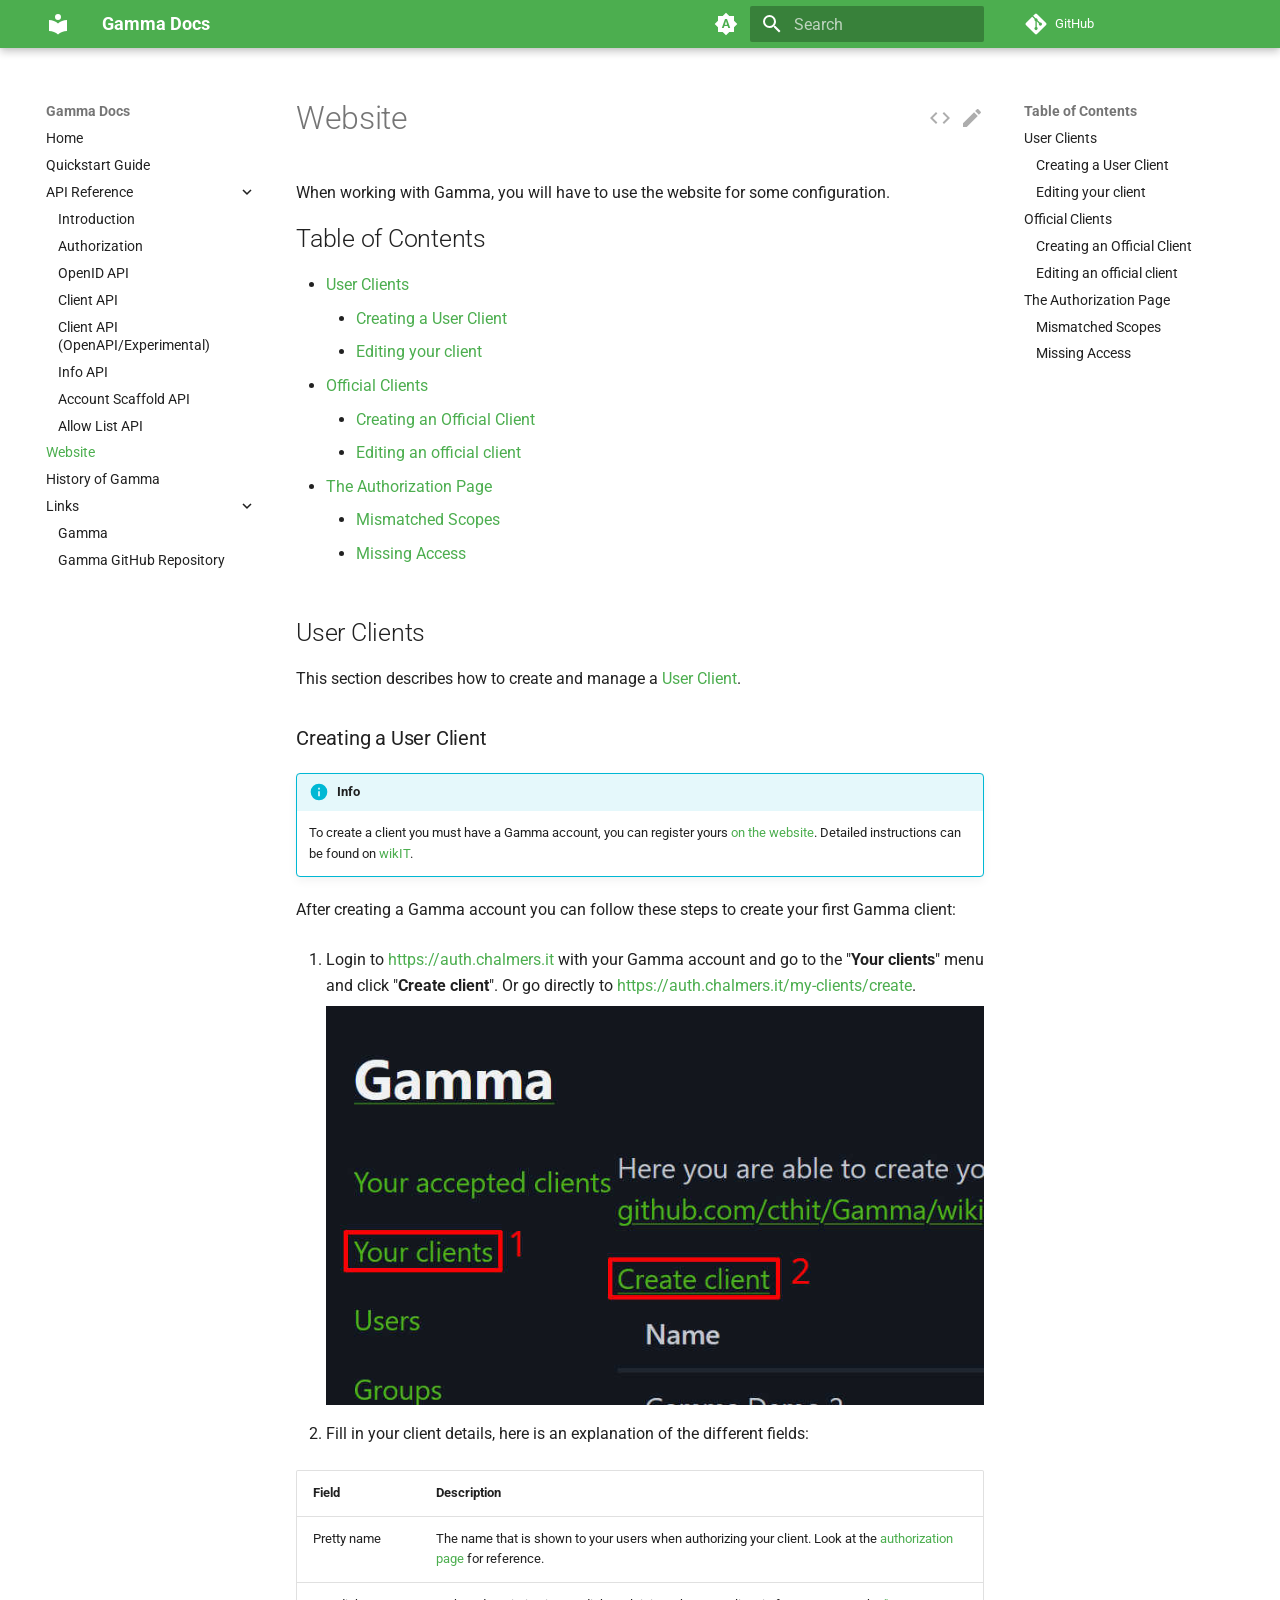
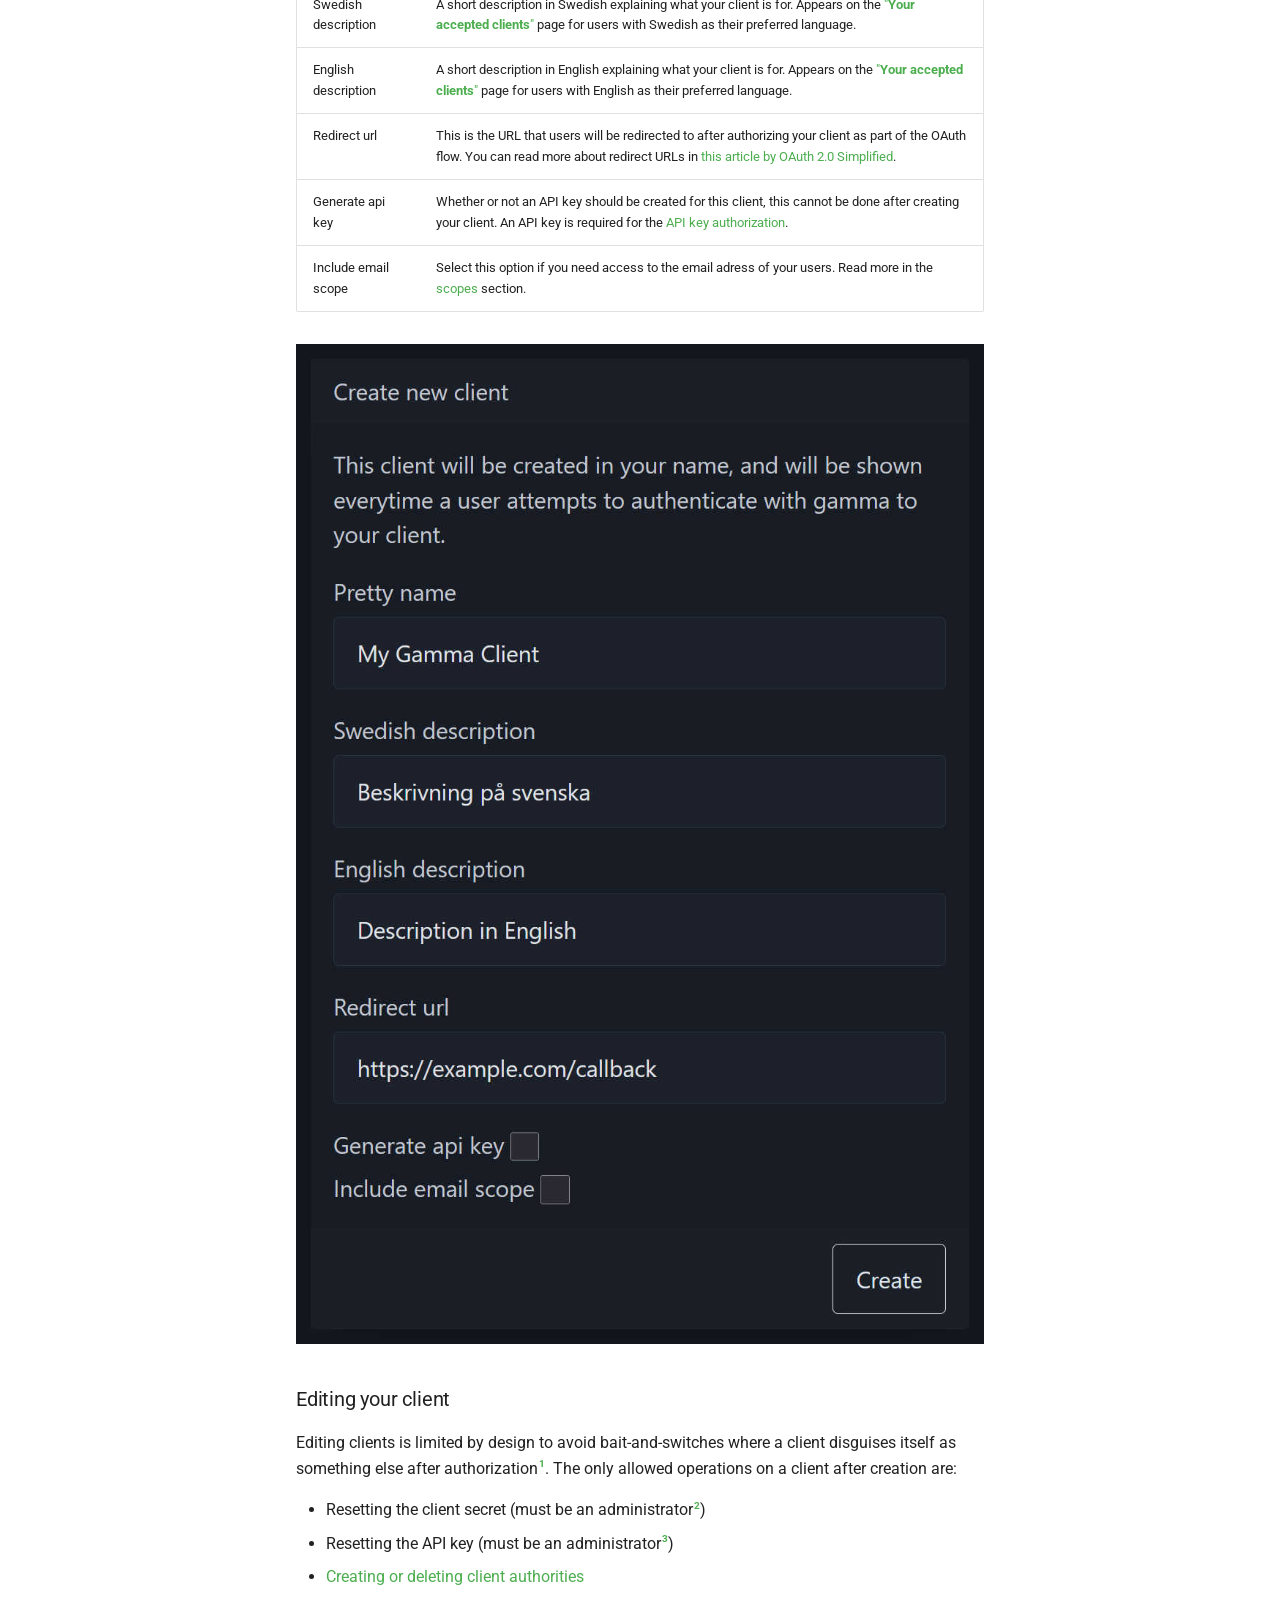
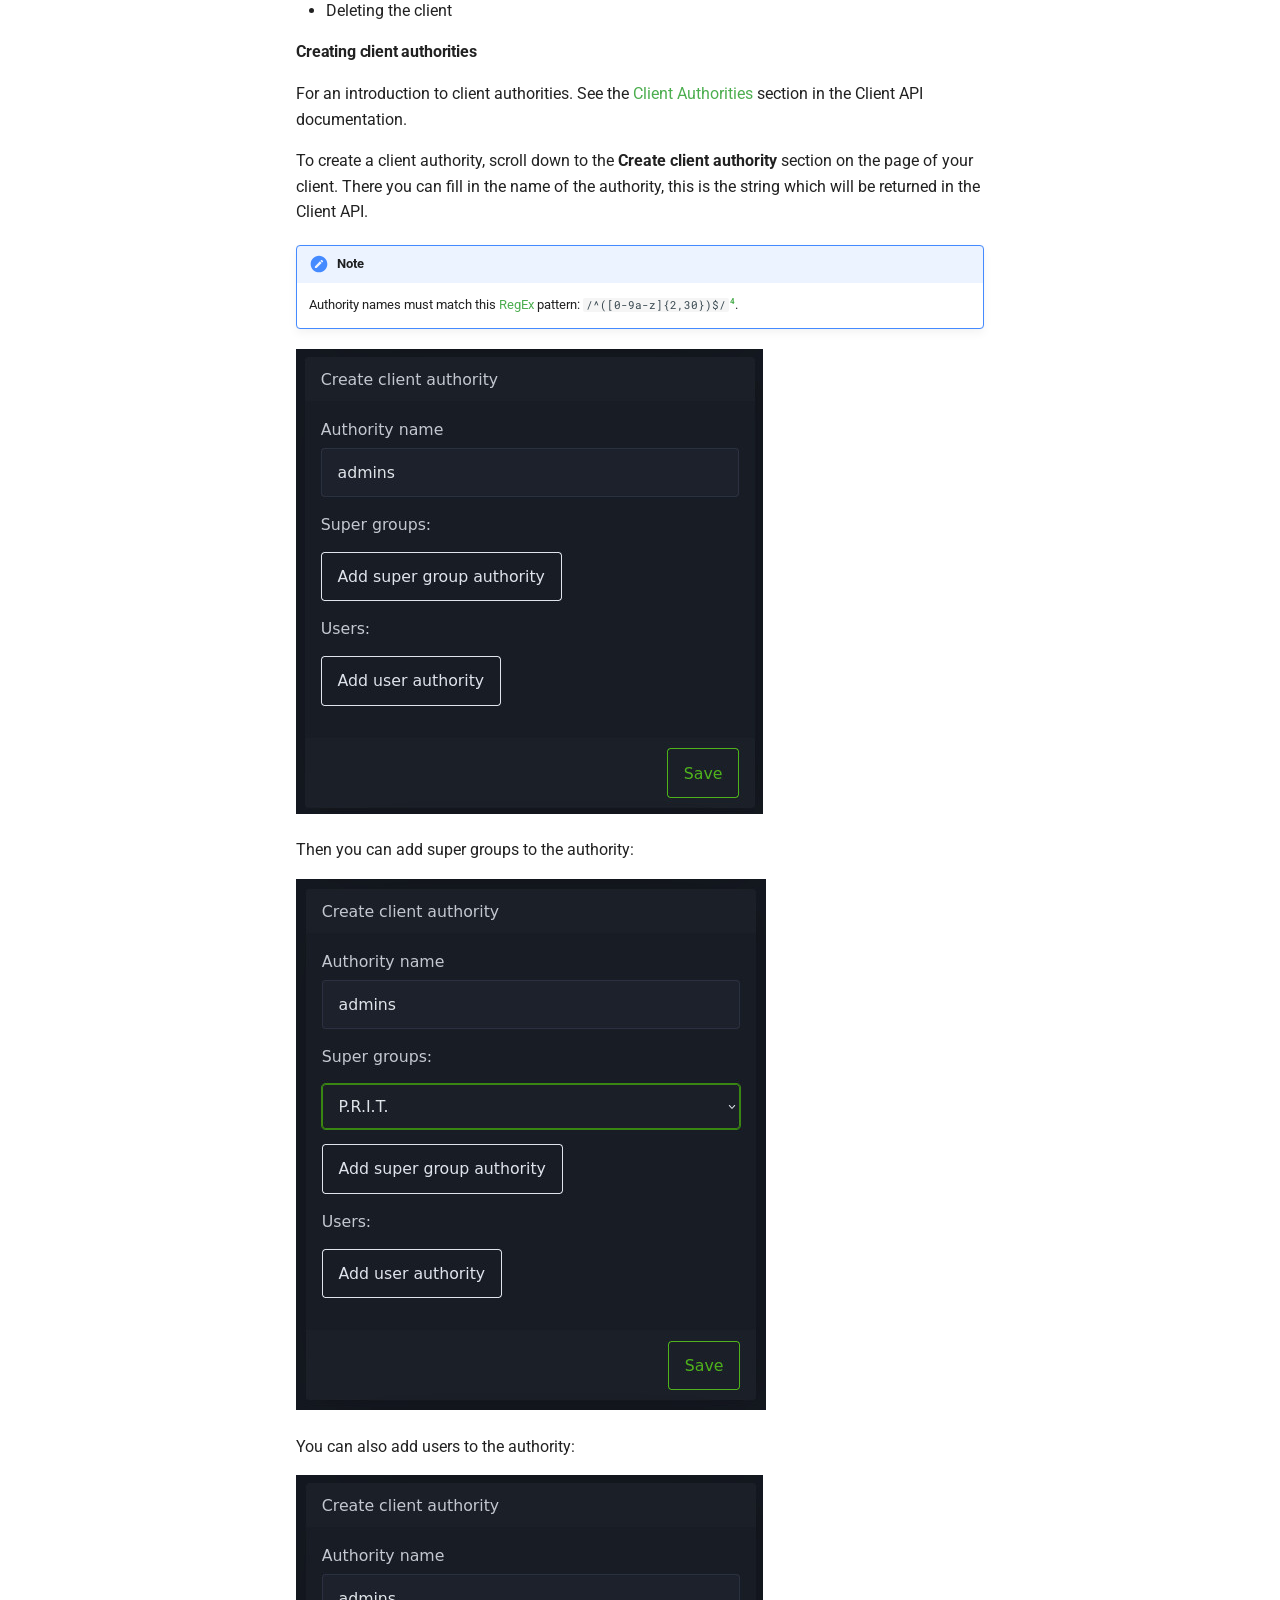
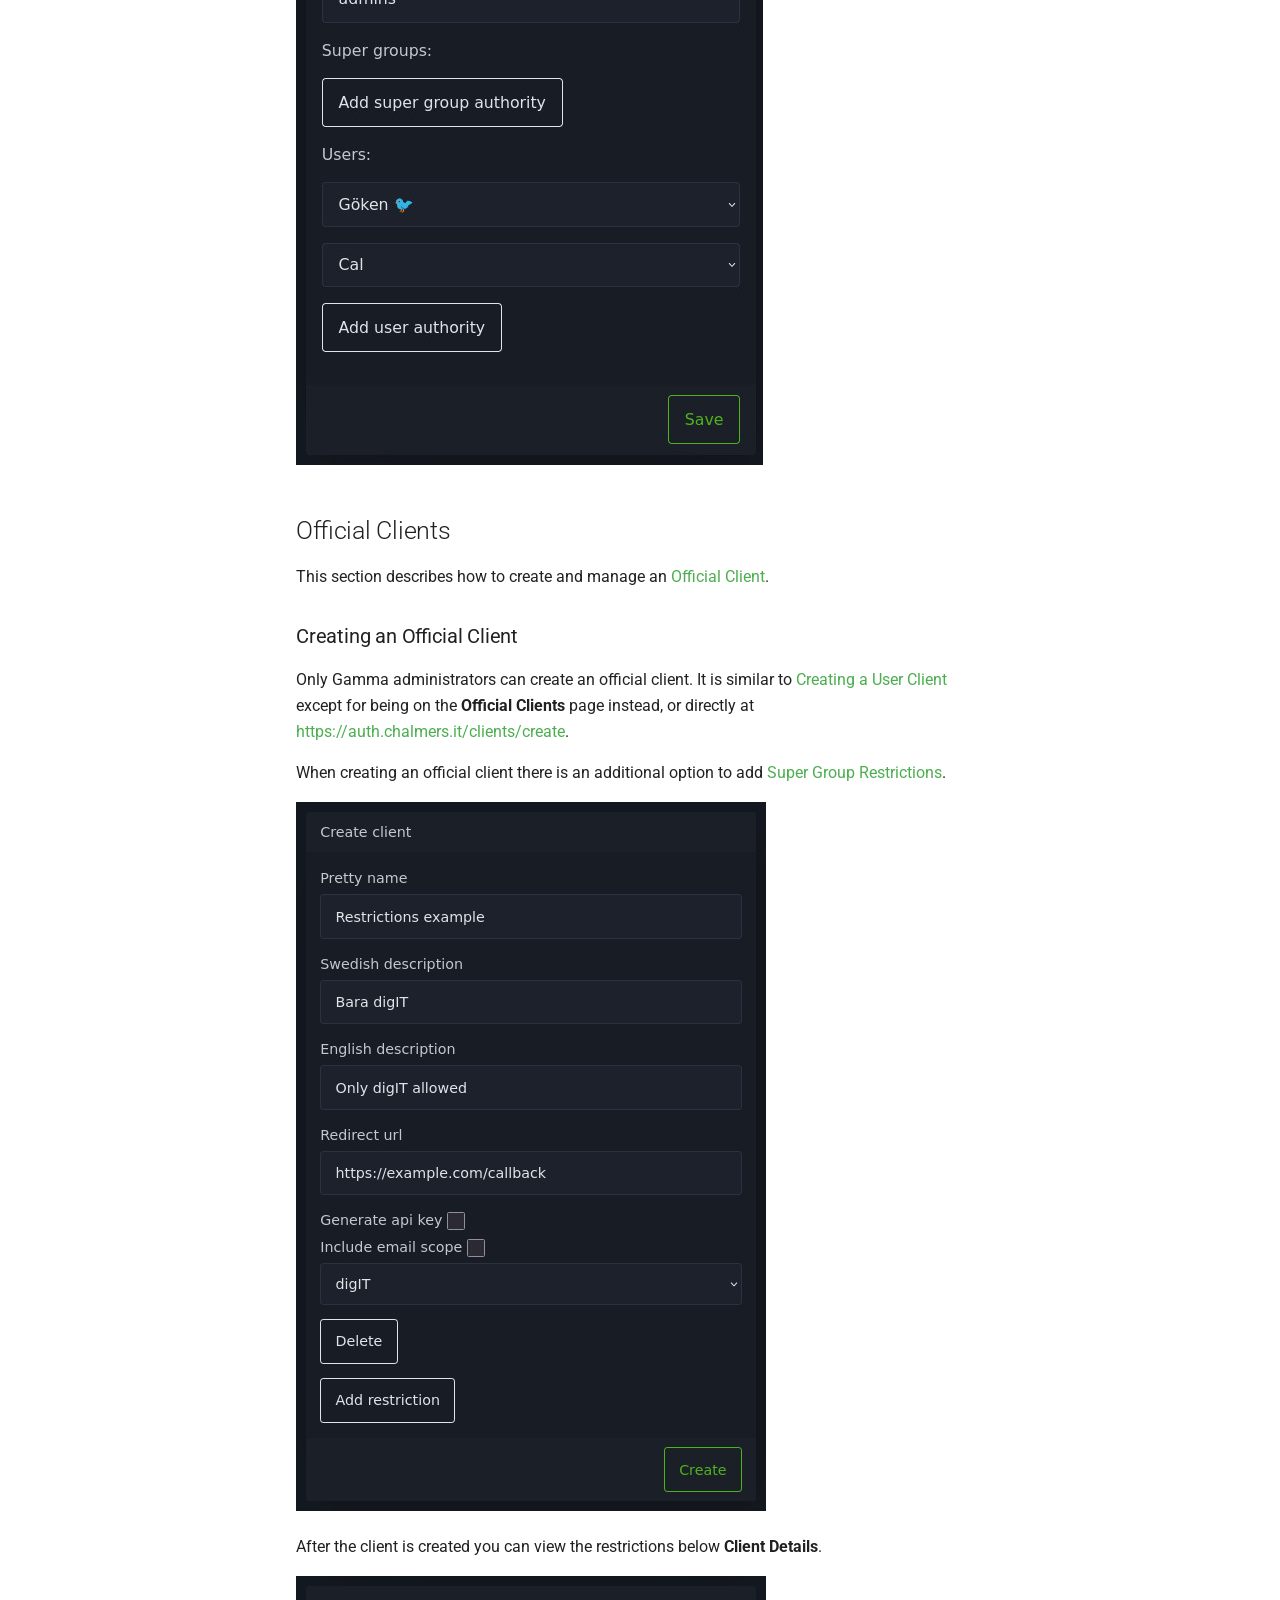
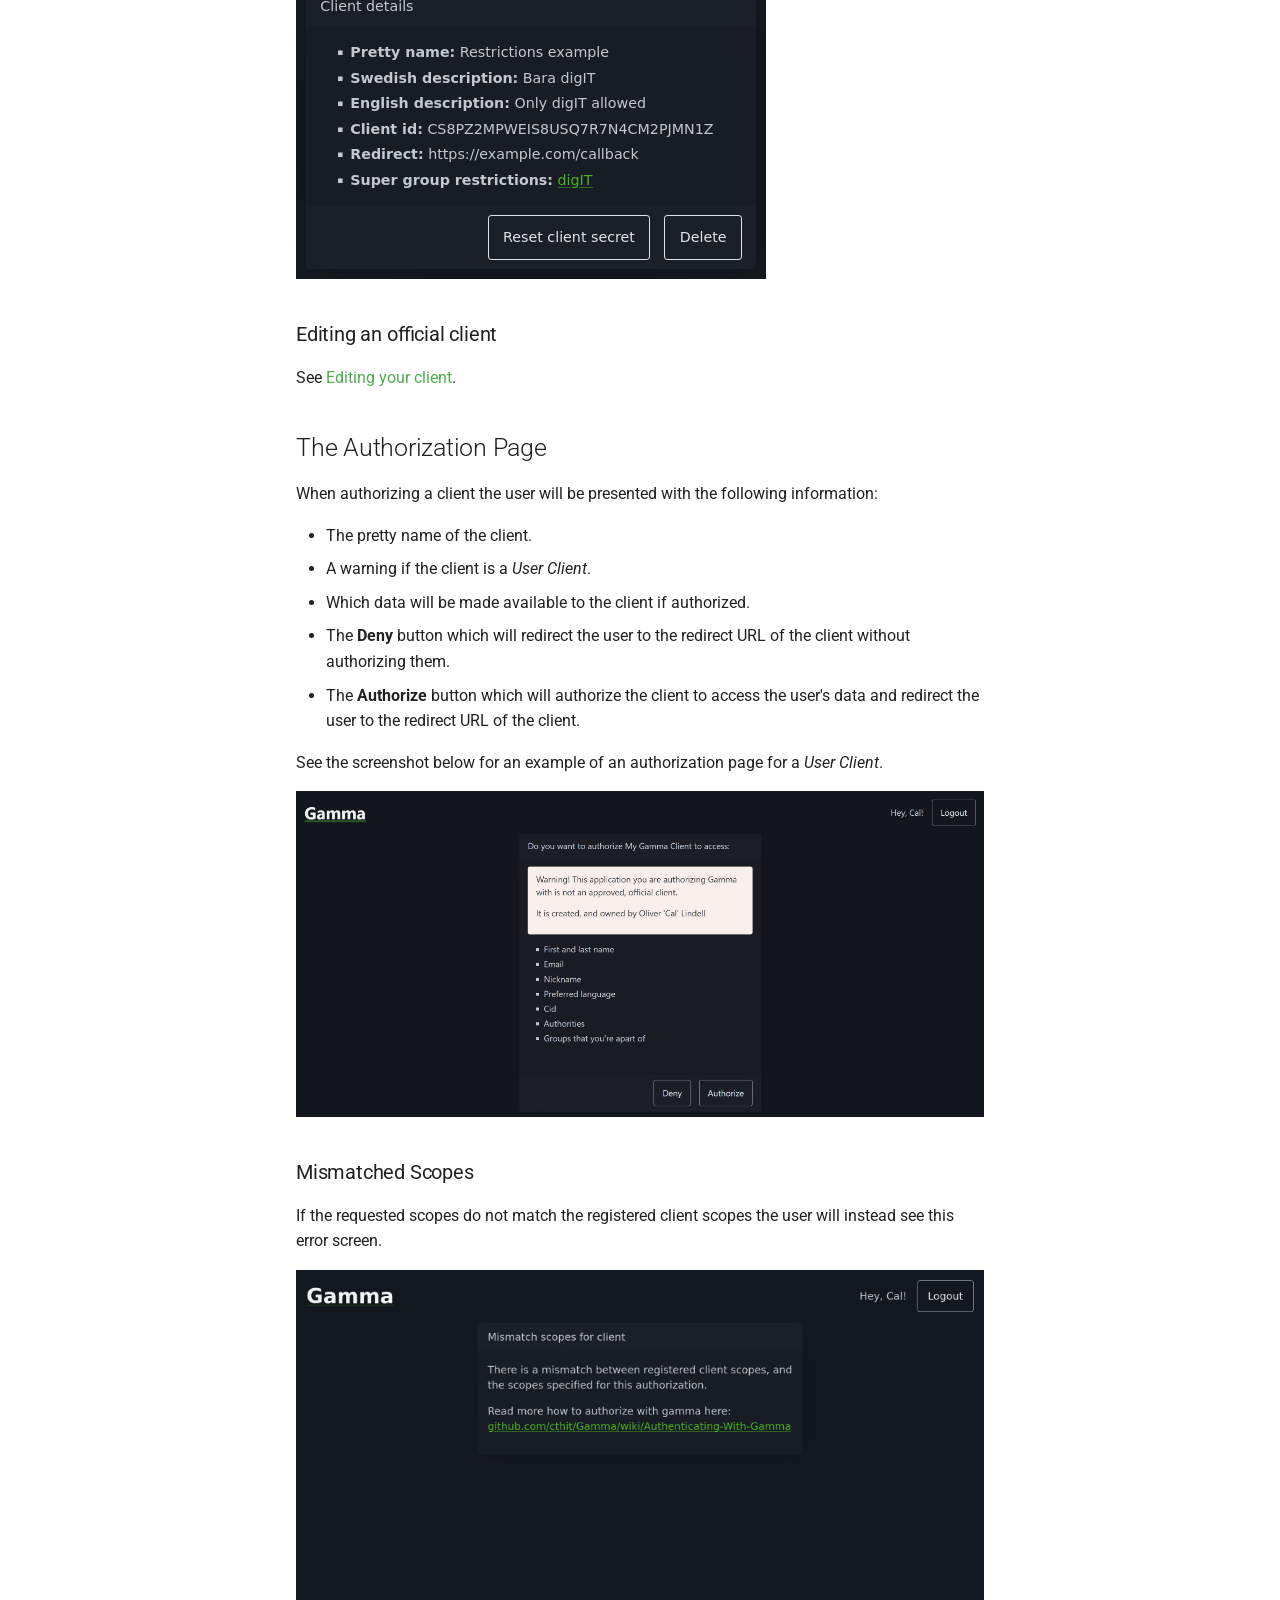
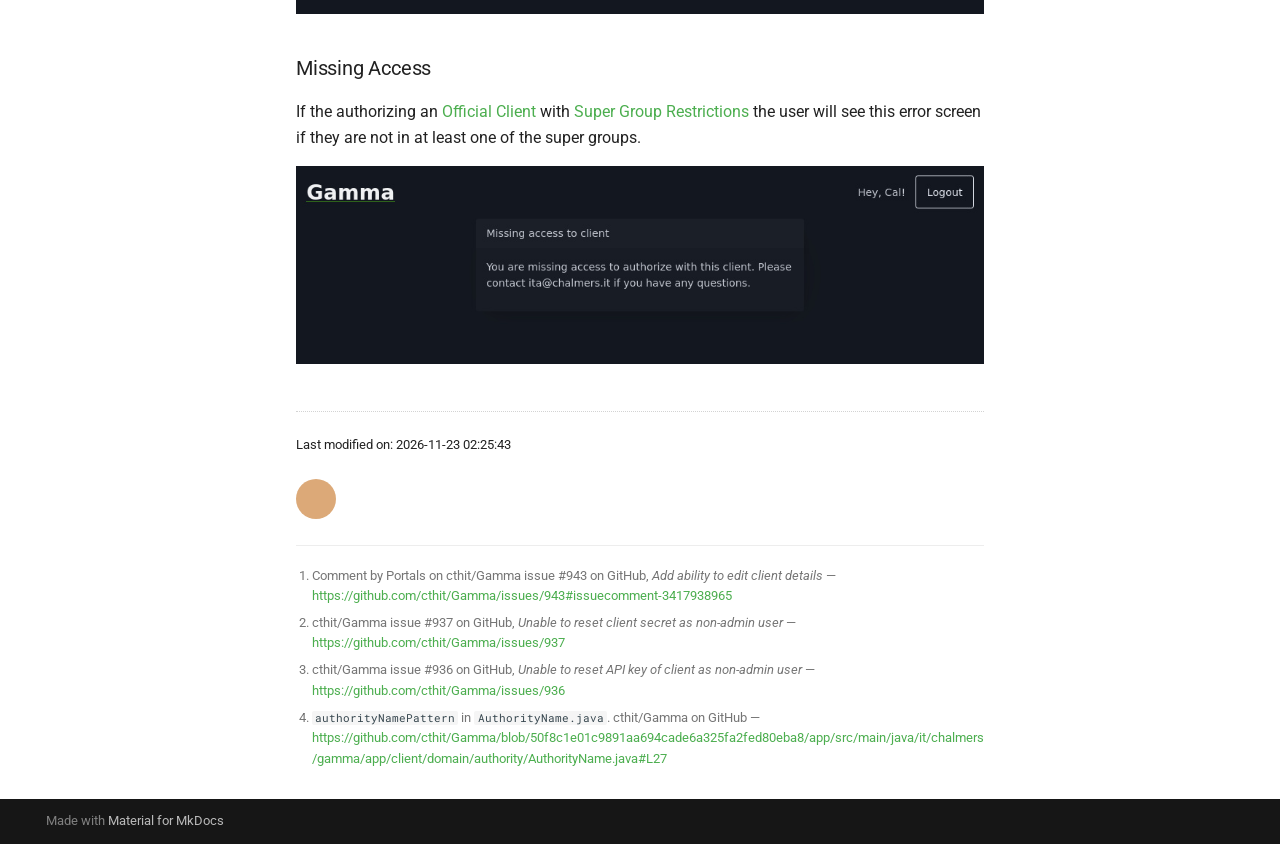
<file: website/index.html>
<!DOCTYPE html><html lang="en" class="no-js"><head>
    
      <meta charset="utf-8">
      <meta name="viewport" content="width=device-width,initial-scale=1">
      
        <meta name="description" content="Documentation for Gamma, the authentication and authorization service for the Software Engineering Student Division (IT) at Chalmers.">
      
      
      
        <link rel="canonical" href="https://gamma-docs.olillin.com/website/">
      
      
        <link rel="prev" href="../api/allow-list-api/">
      
      
        <link rel="next" href="../history/">
      
      
      <link rel="icon" href="../assets/images/favicon.png">
      <meta name="generator" content="mkdocs-1.5.3, mkdocs-material-9.5.17">
    
    
      
        <title>Website - Gamma Docs</title>
      
    
    
      <link rel="stylesheet" href="../assets/stylesheets/main.bcfcd587.min.css">
      
        
        <link rel="stylesheet" href="../assets/stylesheets/palette.06af60db.min.css">
      
      


    
    
      
    
    
      
        
        
        <link rel="preconnect" href="https://fonts.gstatic.com" crossorigin="">
        <link rel="stylesheet" href="https://fonts.googleapis.com/css?family=Roboto:300,300i,400,400i,700,700i%7CRoboto+Mono:400,400i,700,700i&amp;display=fallback">
        <style>:root{--md-text-font:"Roboto";--md-code-font:"Roboto Mono"}</style>
      
    
    
      <link rel="stylesheet" href="../css/critic.css">
    
      <link rel="stylesheet" href="../css/neoteroi-mkdocs.css">
    
      <link rel="stylesheet" href="../css/toc.css">
    
    <script>__md_scope=new URL("..",location),__md_hash=e=>[...e].reduce((e,_)=>(e<<5)-e+_.charCodeAt(0),0),__md_get=(e,_=localStorage,t=__md_scope)=>JSON.parse(_.getItem(t.pathname+"."+e)),__md_set=(e,_,t=localStorage,a=__md_scope)=>{try{t.setItem(a.pathname+"."+e,JSON.stringify(_))}catch(e){}}</script>
    
      

    
    
    
  <link href="../assets/stylesheets/glightbox.min.css" rel="stylesheet"><script src="../assets/javascripts/glightbox.min.js"></script><style id="glightbox-style">
            html.glightbox-open { overflow: initial; height: 100%; }
            .gslide-title { margin-top: 0px; user-select: text; }
            .gslide-desc { color: #666; user-select: text; }
            .gslide-image img { background: white; }
            .gscrollbar-fixer { padding-right: 15px; }
            .gdesc-inner { font-size: 0.75rem; }
            body[data-md-color-scheme="slate"] .gdesc-inner { background: var(--md-default-bg-color); }
            body[data-md-color-scheme="slate"] .gslide-title { color: var(--md-default-fg-color); }
            body[data-md-color-scheme="slate"] .gslide-desc { color: var(--md-default-fg-color); }
        </style></head>
  
  
    
    
      
    
    
    
    
    <body dir="ltr" data-md-color-scheme="default" data-md-color-primary="green" data-md-color-accent="indigo">
  
    
    <input class="md-toggle" data-md-toggle="drawer" type="checkbox" id="__drawer" autocomplete="off">
    <input class="md-toggle" data-md-toggle="search" type="checkbox" id="__search" autocomplete="off">
    <label class="md-overlay" for="__drawer"></label>
    <div data-md-component="skip">
      
        
        <a href="#user-clients" class="md-skip">
          Skip to content
        </a>
      
    </div>
    <div data-md-component="announce">
      
    </div>
    
    
      

  

<header class="md-header md-header--shadow" data-md-component="header">
  <nav class="md-header__inner md-grid" aria-label="Header">
    <a href=".." title="Gamma Docs" class="md-header__button md-logo" aria-label="Gamma Docs" data-md-component="logo">
      
  
  <svg xmlns="http://www.w3.org/2000/svg" viewBox="0 0 24 24"><path d="M12 8a3 3 0 0 0 3-3 3 3 0 0 0-3-3 3 3 0 0 0-3 3 3 3 0 0 0 3 3m0 3.54C9.64 9.35 6.5 8 3 8v11c3.5 0 6.64 1.35 9 3.54 2.36-2.19 5.5-3.54 9-3.54V8c-3.5 0-6.64 1.35-9 3.54Z"></path></svg>

    </a>
    <label class="md-header__button md-icon" for="__drawer">
      
      <svg xmlns="http://www.w3.org/2000/svg" viewBox="0 0 24 24"><path d="M3 6h18v2H3V6m0 5h18v2H3v-2m0 5h18v2H3v-2Z"></path></svg>
    </label>
    <div class="md-header__title" data-md-component="header-title">
      <div class="md-header__ellipsis">
        <div class="md-header__topic">
          <span class="md-ellipsis">
            Gamma Docs
          </span>
        </div>
        <div class="md-header__topic" data-md-component="header-topic">
          <span class="md-ellipsis">
            
              Website
            
          </span>
        </div>
      </div>
    </div>
    
      
        <form class="md-header__option" data-md-component="palette">
  
    
    
    
    <input class="md-option" data-md-color-media="(prefers-color-scheme)" data-md-color-scheme="default" data-md-color-primary="green" data-md-color-accent="indigo" aria-label="Switch to light mode" type="radio" name="__palette" id="__palette_0">
    
      <label class="md-header__button md-icon" title="Switch to light mode" for="__palette_1" hidden="">
        <svg xmlns="http://www.w3.org/2000/svg" viewBox="0 0 24 24"><path d="m14.3 16-.7-2h-3.2l-.7 2H7.8L11 7h2l3.2 9h-1.9M20 8.69V4h-4.69L12 .69 8.69 4H4v4.69L.69 12 4 15.31V20h4.69L12 23.31 15.31 20H20v-4.69L23.31 12 20 8.69m-9.15 3.96h2.3L12 9l-1.15 3.65Z"></path></svg>
      </label>
    
  
    
    
    
    <input class="md-option" data-md-color-media="(prefers-color-scheme: light)" data-md-color-scheme="default" data-md-color-primary="green" data-md-color-accent="indigo" aria-label="Switch to dark mode" type="radio" name="__palette" id="__palette_1">
    
      <label class="md-header__button md-icon" title="Switch to dark mode" for="__palette_2" hidden="">
        <svg xmlns="http://www.w3.org/2000/svg" viewBox="0 0 24 24"><path d="M12 8a4 4 0 0 0-4 4 4 4 0 0 0 4 4 4 4 0 0 0 4-4 4 4 0 0 0-4-4m0 10a6 6 0 0 1-6-6 6 6 0 0 1 6-6 6 6 0 0 1 6 6 6 6 0 0 1-6 6m8-9.31V4h-4.69L12 .69 8.69 4H4v4.69L.69 12 4 15.31V20h4.69L12 23.31 15.31 20H20v-4.69L23.31 12 20 8.69Z"></path></svg>
      </label>
    
  
    
    
    
    <input class="md-option" data-md-color-media="(prefers-color-scheme: dark)" data-md-color-scheme="slate" data-md-color-primary="green" data-md-color-accent="indigo" aria-label="Switch to light mode" type="radio" name="__palette" id="__palette_2">
    
      <label class="md-header__button md-icon" title="Switch to light mode" for="__palette_0" hidden="">
        <svg xmlns="http://www.w3.org/2000/svg" viewBox="0 0 24 24"><path d="M12 18c-.89 0-1.74-.2-2.5-.55C11.56 16.5 13 14.42 13 12c0-2.42-1.44-4.5-3.5-5.45C10.26 6.2 11.11 6 12 6a6 6 0 0 1 6 6 6 6 0 0 1-6 6m8-9.31V4h-4.69L12 .69 8.69 4H4v4.69L.69 12 4 15.31V20h4.69L12 23.31 15.31 20H20v-4.69L23.31 12 20 8.69Z"></path></svg>
      </label>
    
  
</form>
      
    
    
      <script>var media,input,key,value,palette=__md_get("__palette");if(palette&&palette.color){"(prefers-color-scheme)"===palette.color.media&&(media=matchMedia("(prefers-color-scheme: light)"),input=document.querySelector(media.matches?"[data-md-color-media='(prefers-color-scheme: light)']":"[data-md-color-media='(prefers-color-scheme: dark)']"),palette.color.media=input.getAttribute("data-md-color-media"),palette.color.scheme=input.getAttribute("data-md-color-scheme"),palette.color.primary=input.getAttribute("data-md-color-primary"),palette.color.accent=input.getAttribute("data-md-color-accent"));for([key,value]of Object.entries(palette.color))document.body.setAttribute("data-md-color-"+key,value)}</script>
    
    
    
      <label class="md-header__button md-icon" for="__search">
        
        <svg xmlns="http://www.w3.org/2000/svg" viewBox="0 0 24 24"><path d="M9.5 3A6.5 6.5 0 0 1 16 9.5c0 1.61-.59 3.09-1.56 4.23l.27.27h.79l5 5-1.5 1.5-5-5v-.79l-.27-.27A6.516 6.516 0 0 1 9.5 16 6.5 6.5 0 0 1 3 9.5 6.5 6.5 0 0 1 9.5 3m0 2C7 5 5 7 5 9.5S7 14 9.5 14 14 12 14 9.5 12 5 9.5 5Z"></path></svg>
      </label>
      <div class="md-search" data-md-component="search" role="dialog">
  <label class="md-search__overlay" for="__search"></label>
  <div class="md-search__inner" role="search">
    <form class="md-search__form" name="search">
      <input type="text" class="md-search__input" name="query" aria-label="Search" placeholder="Search" autocapitalize="off" autocorrect="off" autocomplete="off" spellcheck="false" data-md-component="search-query" required="">
      <label class="md-search__icon md-icon" for="__search">
        
        <svg xmlns="http://www.w3.org/2000/svg" viewBox="0 0 24 24"><path d="M9.5 3A6.5 6.5 0 0 1 16 9.5c0 1.61-.59 3.09-1.56 4.23l.27.27h.79l5 5-1.5 1.5-5-5v-.79l-.27-.27A6.516 6.516 0 0 1 9.5 16 6.5 6.5 0 0 1 3 9.5 6.5 6.5 0 0 1 9.5 3m0 2C7 5 5 7 5 9.5S7 14 9.5 14 14 12 14 9.5 12 5 9.5 5Z"></path></svg>
        
        <svg xmlns="http://www.w3.org/2000/svg" viewBox="0 0 24 24"><path d="M20 11v2H8l5.5 5.5-1.42 1.42L4.16 12l7.92-7.92L13.5 5.5 8 11h12Z"></path></svg>
      </label>
      <nav class="md-search__options" aria-label="Search">
        
        <button type="reset" class="md-search__icon md-icon" title="Clear" aria-label="Clear" tabindex="-1">
          
          <svg xmlns="http://www.w3.org/2000/svg" viewBox="0 0 24 24"><path d="M19 6.41 17.59 5 12 10.59 6.41 5 5 6.41 10.59 12 5 17.59 6.41 19 12 13.41 17.59 19 19 17.59 13.41 12 19 6.41Z"></path></svg>
        </button>
      </nav>
      
    </form>
    <div class="md-search__output">
      <div class="md-search__scrollwrap" data-md-scrollfix="">
        <div class="md-search-result" data-md-component="search-result">
          <div class="md-search-result__meta">
            Initializing search
          </div>
          <ol class="md-search-result__list" role="presentation"></ol>
        </div>
      </div>
    </div>
  </div>
</div>
    
    
      <div class="md-header__source">
        <a href="https://github.com/olillin/gamma-docs" title="Go to repository" class="md-source" data-md-component="source">
  <div class="md-source__icon md-icon">
    
    <svg xmlns="http://www.w3.org/2000/svg" viewBox="0 0 448 512"><!--! Font Awesome Free 6.5.1 by @fontawesome - https://fontawesome.com License - https://fontawesome.com/license/free (Icons: CC BY 4.0, Fonts: SIL OFL 1.1, Code: MIT License) Copyright 2023 Fonticons, Inc.--><path d="M439.55 236.05 244 40.45a28.87 28.87 0 0 0-40.81 0l-40.66 40.63 51.52 51.52c27.06-9.14 52.68 16.77 43.39 43.68l49.66 49.66c34.23-11.8 61.18 31 35.47 56.69-26.49 26.49-70.21-2.87-56-37.34L240.22 199v121.85c25.3 12.54 22.26 41.85 9.08 55a34.34 34.34 0 0 1-48.55 0c-17.57-17.6-11.07-46.91 11.25-56v-123c-20.8-8.51-24.6-30.74-18.64-45L142.57 101 8.45 235.14a28.86 28.86 0 0 0 0 40.81l195.61 195.6a28.86 28.86 0 0 0 40.8 0l194.69-194.69a28.86 28.86 0 0 0 0-40.81z"></path></svg>
  </div>
  <div class="md-source__repository">
    GitHub
  </div>
</a>
      </div>
    
  </nav>
  
</header>
    
    <div class="md-container" data-md-component="container">
      
      
        
          
        
      
      <main class="md-main" data-md-component="main">
        <div class="md-main__inner md-grid">
          
            
              
              <div class="md-sidebar md-sidebar--primary" data-md-component="sidebar" data-md-type="navigation">
                <div class="md-sidebar__scrollwrap">
                  <div class="md-sidebar__inner">
                    



<nav class="md-nav md-nav--primary" aria-label="Navigation" data-md-level="0">
  <label class="md-nav__title" for="__drawer">
    <a href=".." title="Gamma Docs" class="md-nav__button md-logo" aria-label="Gamma Docs" data-md-component="logo">
      
  
  <svg xmlns="http://www.w3.org/2000/svg" viewBox="0 0 24 24"><path d="M12 8a3 3 0 0 0 3-3 3 3 0 0 0-3-3 3 3 0 0 0-3 3 3 3 0 0 0 3 3m0 3.54C9.64 9.35 6.5 8 3 8v11c3.5 0 6.64 1.35 9 3.54 2.36-2.19 5.5-3.54 9-3.54V8c-3.5 0-6.64 1.35-9 3.54Z"></path></svg>

    </a>
    Gamma Docs
  </label>
  
    <div class="md-nav__source">
      <a href="https://github.com/olillin/gamma-docs" title="Go to repository" class="md-source" data-md-component="source">
  <div class="md-source__icon md-icon">
    
    <svg xmlns="http://www.w3.org/2000/svg" viewBox="0 0 448 512"><!--! Font Awesome Free 6.5.1 by @fontawesome - https://fontawesome.com License - https://fontawesome.com/license/free (Icons: CC BY 4.0, Fonts: SIL OFL 1.1, Code: MIT License) Copyright 2023 Fonticons, Inc.--><path d="M439.55 236.05 244 40.45a28.87 28.87 0 0 0-40.81 0l-40.66 40.63 51.52 51.52c27.06-9.14 52.68 16.77 43.39 43.68l49.66 49.66c34.23-11.8 61.18 31 35.47 56.69-26.49 26.49-70.21-2.87-56-37.34L240.22 199v121.85c25.3 12.54 22.26 41.85 9.08 55a34.34 34.34 0 0 1-48.55 0c-17.57-17.6-11.07-46.91 11.25-56v-123c-20.8-8.51-24.6-30.74-18.64-45L142.57 101 8.45 235.14a28.86 28.86 0 0 0 0 40.81l195.61 195.6a28.86 28.86 0 0 0 40.8 0l194.69-194.69a28.86 28.86 0 0 0 0-40.81z"></path></svg>
  </div>
  <div class="md-source__repository">
    GitHub
  </div>
</a>
    </div>
  
  <ul class="md-nav__list" data-md-scrollfix="">
    
      
      
  
  
  
  
    <li class="md-nav__item">
      <a href=".." class="md-nav__link">
        
  
  <span class="md-ellipsis">
    Home
  </span>
  

      </a>
    </li>
  

    
      
      
  
  
  
  
    <li class="md-nav__item">
      <a href="../quickstart/" class="md-nav__link">
        
  
  <span class="md-ellipsis">
    Quickstart Guide
  </span>
  

      </a>
    </li>
  

    
      
      
  
  
  
  
    
    
    
    
    <li class="md-nav__item md-nav__item--nested">
      
        
        
          
        
        <input class="md-nav__toggle md-toggle md-toggle--indeterminate" type="checkbox" id="__nav_3">
        
          
          <label class="md-nav__link" for="__nav_3" id="__nav_3_label" tabindex="0">
            
  
  <span class="md-ellipsis">
    API Reference
  </span>
  

            <span class="md-nav__icon md-icon"></span>
          </label>
        
        <nav class="md-nav" data-md-level="1" aria-labelledby="__nav_3_label" aria-expanded="false">
          <label class="md-nav__title" for="__nav_3">
            <span class="md-nav__icon md-icon"></span>
            API Reference
          </label>
          <ul class="md-nav__list" data-md-scrollfix="">
            
              
                
  
  
  
  
    <li class="md-nav__item">
      <a href="../api/" class="md-nav__link">
        
  
  <span class="md-ellipsis">
    Introduction
  </span>
  

      </a>
    </li>
  

              
            
              
                
  
  
  
  
    <li class="md-nav__item">
      <a href="../api/authorization/" class="md-nav__link">
        
  
  <span class="md-ellipsis">
    Authorization
  </span>
  

      </a>
    </li>
  

              
            
              
                
  
  
  
  
    <li class="md-nav__item">
      <a href="../api/openid/" class="md-nav__link">
        
  
  <span class="md-ellipsis">
    OpenID API
  </span>
  

      </a>
    </li>
  

              
            
              
                
  
  
  
  
    <li class="md-nav__item">
      <a href="../api/client-api/" class="md-nav__link">
        
  
  <span class="md-ellipsis">
    Client API
  </span>
  

      </a>
    </li>
  

              
            
              
                
  
  
  
  
    <li class="md-nav__item">
      <a href="../api/client-api-openapi/" class="md-nav__link">
        
  
  <span class="md-ellipsis">
    Client API (OpenAPI/Experimental)
  </span>
  

      </a>
    </li>
  

              
            
              
                
  
  
  
  
    <li class="md-nav__item">
      <a href="../api/info-api/" class="md-nav__link">
        
  
  <span class="md-ellipsis">
    Info API
  </span>
  

      </a>
    </li>
  

              
            
              
                
  
  
  
  
    <li class="md-nav__item">
      <a href="../api/account-scaffold-api/" class="md-nav__link">
        
  
  <span class="md-ellipsis">
    Account Scaffold API
  </span>
  

      </a>
    </li>
  

              
            
              
                
  
  
  
  
    <li class="md-nav__item">
      <a href="../api/allow-list-api/" class="md-nav__link">
        
  
  <span class="md-ellipsis">
    Allow List API
  </span>
  

      </a>
    </li>
  

              
            
          </ul>
        </nav>
      
    </li>
  

    
      
      
  
  
    
  
  
  
    <li class="md-nav__item md-nav__item--active">
      
      <input class="md-nav__toggle md-toggle" type="checkbox" id="__toc">
      
      
      
        <label class="md-nav__link md-nav__link--active" for="__toc">
          
  
  <span class="md-ellipsis">
    Website
  </span>
  

          <span class="md-nav__icon md-icon"></span>
        </label>
      
      <a href="./" class="md-nav__link md-nav__link--active">
        
  
  <span class="md-ellipsis">
    Website
  </span>
  

      </a>
      
        

  

<nav class="md-nav md-nav--secondary" aria-label="Table of Contents">
  
  
  
  
    <label class="md-nav__title" for="__toc">
      <span class="md-nav__icon md-icon"></span>
      Table of Contents
    </label>
    <ul class="md-nav__list" data-md-component="toc" data-md-scrollfix="">
      
        <li class="md-nav__item">
  <a href="#user-clients" class="md-nav__link">
    <span class="md-ellipsis">
      User Clients
    </span>
  </a>
  
    <nav class="md-nav" aria-label="User Clients">
      <ul class="md-nav__list">
        
          <li class="md-nav__item">
  <a href="#creating-a-user-client" class="md-nav__link">
    <span class="md-ellipsis">
      Creating a User Client
    </span>
  </a>
  
</li>
        
          <li class="md-nav__item">
  <a href="#editing-your-client" class="md-nav__link">
    <span class="md-ellipsis">
      Editing your client
    </span>
  </a>
  
</li>
        
      </ul>
    </nav>
  
</li>
      
        <li class="md-nav__item">
  <a href="#official-clients" class="md-nav__link">
    <span class="md-ellipsis">
      Official Clients
    </span>
  </a>
  
    <nav class="md-nav" aria-label="Official Clients">
      <ul class="md-nav__list">
        
          <li class="md-nav__item">
  <a href="#creating-an-official-client" class="md-nav__link">
    <span class="md-ellipsis">
      Creating an Official Client
    </span>
  </a>
  
</li>
        
          <li class="md-nav__item">
  <a href="#editing-an-official-client" class="md-nav__link">
    <span class="md-ellipsis">
      Editing an official client
    </span>
  </a>
  
</li>
        
      </ul>
    </nav>
  
</li>
      
        <li class="md-nav__item">
  <a href="#the-authorization-page" class="md-nav__link">
    <span class="md-ellipsis">
      The Authorization Page
    </span>
  </a>
  
    <nav class="md-nav" aria-label="The Authorization Page">
      <ul class="md-nav__list">
        
          <li class="md-nav__item">
  <a href="#mismatched-scopes" class="md-nav__link">
    <span class="md-ellipsis">
      Mismatched Scopes
    </span>
  </a>
  
</li>
        
          <li class="md-nav__item">
  <a href="#missing-access" class="md-nav__link">
    <span class="md-ellipsis">
      Missing Access
    </span>
  </a>
  
</li>
        
      </ul>
    </nav>
  
</li>
      
    </ul>
  
</nav>
      
    </li>
  

    
      
      
  
  
  
  
    <li class="md-nav__item">
      <a href="../history/" class="md-nav__link">
        
  
  <span class="md-ellipsis">
    History of Gamma
  </span>
  

      </a>
    </li>
  

    
      
      
  
  
  
  
    
    
    
    
    <li class="md-nav__item md-nav__item--nested">
      
        
        
          
        
        <input class="md-nav__toggle md-toggle md-toggle--indeterminate" type="checkbox" id="__nav_6">
        
          
          <label class="md-nav__link" for="__nav_6" id="__nav_6_label" tabindex="0">
            
  
  <span class="md-ellipsis">
    Links
  </span>
  

            <span class="md-nav__icon md-icon"></span>
          </label>
        
        <nav class="md-nav" data-md-level="1" aria-labelledby="__nav_6_label" aria-expanded="false">
          <label class="md-nav__title" for="__nav_6">
            <span class="md-nav__icon md-icon"></span>
            Links
          </label>
          <ul class="md-nav__list" data-md-scrollfix="">
            
              
                
  
  
  
  
    <li class="md-nav__item">
      <a href="https://auth.chalmers.it" class="md-nav__link">
        
  
  <span class="md-ellipsis">
    Gamma
  </span>
  

      </a>
    </li>
  

              
            
              
                
  
  
  
  
    <li class="md-nav__item">
      <a href="https://github.com/cthit/Gamma" class="md-nav__link">
        
  
  <span class="md-ellipsis">
    Gamma GitHub Repository
  </span>
  

      </a>
    </li>
  

              
            
          </ul>
        </nav>
      
    </li>
  

    
  </ul>
</nav>
                  </div>
                </div>
              </div>
            
            
              
              <div class="md-sidebar md-sidebar--secondary" data-md-component="sidebar" data-md-type="toc">
                <div class="md-sidebar__scrollwrap">
                  <div class="md-sidebar__inner">
                    

  

<nav class="md-nav md-nav--secondary" aria-label="Table of Contents">
  
  
  
  
    <label class="md-nav__title" for="__toc">
      <span class="md-nav__icon md-icon"></span>
      Table of Contents
    </label>
    <ul class="md-nav__list" data-md-component="toc" data-md-scrollfix="">
      
        <li class="md-nav__item">
  <a href="#user-clients" class="md-nav__link">
    <span class="md-ellipsis">
      User Clients
    </span>
  </a>
  
    <nav class="md-nav" aria-label="User Clients">
      <ul class="md-nav__list">
        
          <li class="md-nav__item">
  <a href="#creating-a-user-client" class="md-nav__link">
    <span class="md-ellipsis">
      Creating a User Client
    </span>
  </a>
  
</li>
        
          <li class="md-nav__item">
  <a href="#editing-your-client" class="md-nav__link">
    <span class="md-ellipsis">
      Editing your client
    </span>
  </a>
  
</li>
        
      </ul>
    </nav>
  
</li>
      
        <li class="md-nav__item">
  <a href="#official-clients" class="md-nav__link">
    <span class="md-ellipsis">
      Official Clients
    </span>
  </a>
  
    <nav class="md-nav" aria-label="Official Clients">
      <ul class="md-nav__list">
        
          <li class="md-nav__item">
  <a href="#creating-an-official-client" class="md-nav__link">
    <span class="md-ellipsis">
      Creating an Official Client
    </span>
  </a>
  
</li>
        
          <li class="md-nav__item">
  <a href="#editing-an-official-client" class="md-nav__link">
    <span class="md-ellipsis">
      Editing an official client
    </span>
  </a>
  
</li>
        
      </ul>
    </nav>
  
</li>
      
        <li class="md-nav__item">
  <a href="#the-authorization-page" class="md-nav__link">
    <span class="md-ellipsis">
      The Authorization Page
    </span>
  </a>
  
    <nav class="md-nav" aria-label="The Authorization Page">
      <ul class="md-nav__list">
        
          <li class="md-nav__item">
  <a href="#mismatched-scopes" class="md-nav__link">
    <span class="md-ellipsis">
      Mismatched Scopes
    </span>
  </a>
  
</li>
        
          <li class="md-nav__item">
  <a href="#missing-access" class="md-nav__link">
    <span class="md-ellipsis">
      Missing Access
    </span>
  </a>
  
</li>
        
      </ul>
    </nav>
  
</li>
      
    </ul>
  
</nav>
                  </div>
                </div>
              </div>
            
          
          
            <div class="md-content" data-md-component="content">
              <article class="md-content__inner md-typeset">
                
                  

  
    <a href="https://github.com/olillin/gamma-docs/edit/main/docs/website.md" title="Edit this page" class="md-content__button md-icon">
      
      <svg xmlns="http://www.w3.org/2000/svg" viewBox="0 0 24 24"><path d="M20.71 7.04c.39-.39.39-1.04 0-1.41l-2.34-2.34c-.37-.39-1.02-.39-1.41 0l-1.84 1.83 3.75 3.75M3 17.25V21h3.75L17.81 9.93l-3.75-3.75L3 17.25Z"></path></svg>
    </a>
  
  
    
      
    
    <a href="https://github.com/olillin/gamma-docs/raw/main/docs/website.md" title="View source of this page" class="md-content__button md-icon">
      
      <svg xmlns="http://www.w3.org/2000/svg" viewBox="0 0 24 24"><path d="m14.6 16.6 4.6-4.6-4.6-4.6L16 6l6 6-6 6-1.4-1.4m-5.2 0L4.8 12l4.6-4.6L8 6l-6 6 6 6 1.4-1.4Z"></path></svg>
    </a>
  


<h1 id="website">Website<a class="headerlink" href="#website" title="Permanent link">¶</a></h1>
<p>When working with Gamma, you will have to use the website for some
configuration.</p>
<div class="toc"><span class="toctitle">Table of Contents</span><ul>
<li><a href="#user-clients">User Clients</a><ul>
<li><a href="#creating-a-user-client">Creating a User Client</a></li>
<li><a href="#editing-your-client">Editing your client</a></li>
</ul>
</li>
<li><a href="#official-clients">Official Clients</a><ul>
<li><a href="#creating-an-official-client">Creating an Official Client</a></li>
<li><a href="#editing-an-official-client">Editing an official client</a></li>
</ul>
</li>
<li><a href="#the-authorization-page">The Authorization Page</a><ul>
<li><a href="#mismatched-scopes">Mismatched Scopes</a></li>
<li><a href="#missing-access">Missing Access</a></li>
</ul>
</li>
</ul>
</div>
<h2 id="user-clients">User Clients<a class="headerlink" href="#user-clients" title="Permanent link">¶</a></h2>
<p>This section describes how to create and manage a
<a href="../#user-clients">User Client</a>.</p>
<h3 id="creating-a-user-client">Creating a User Client<a class="headerlink" href="#creating-a-user-client" title="Permanent link">¶</a></h3>
<div class="admonition info">
<p class="admonition-title">Info</p>
<p>To create a client you must have a Gamma account, you can register yours
<a href="https://auth.chalmers.it/activate-cid">on the website</a>. Detailed instructions
can be found on
<a href="https://wiki.chalmers.it/Gamma#HowTo:_Skapa_Gamma-konto">wikIT</a>.</p>
</div>
<p>After creating a Gamma account you can follow these steps to create your first
Gamma client:</p>
<ol>
<li>
<p>Login to <a href="https://auth.chalmers.it">https://auth.chalmers.it</a> with your Gamma account and go to the
    "<strong>Your clients</strong>" menu and click "<strong>Create client</strong>". Or go directly to
    <a href="https://auth.chalmers.it/my-clients/create">https://auth.chalmers.it/my-clients/create</a>.</p>
<p><a class="glightbox" data-type="image" data-width="auto" data-height="auto" href="../images/web/gamma-client/creation-navigation.jpg" data-desc-position="bottom"><img alt="Navigation steps when creating a new Gamma client" src="../images/web/gamma-client/creation-navigation.jpg"></a></p>
</li>
<li>
<p>Fill in your client details, here is an explanation of the different fields:</p>
</li>
</ol>
<table>
<thead>
<tr>
<th>Field</th>
<th>Description</th>
</tr>
</thead>
<tbody>
<tr>
<td>Pretty name</td>
<td>The name that is shown to your users when authorizing your client. Look at the <a href="#the-authorization-page">authorization page</a> for reference.</td>
</tr>
<tr>
<td>Swedish description</td>
<td>A short description in Swedish explaining what your client is for. Appears on the <a href="https://auth.chalmers.it/me/accepted-clients">"<strong>Your accepted clients</strong>"</a> page for users with Swedish as their preferred language.</td>
</tr>
<tr>
<td>English description</td>
<td>A short description in English explaining what your client is for. Appears on the <a href="https://auth.chalmers.it/me/accepted-clients">"<strong>Your accepted clients</strong>"</a> page for users with English as their preferred language.</td>
</tr>
<tr>
<td>Redirect url</td>
<td>This is the URL that users will be redirected to after authorizing your client as part of the OAuth flow. You can read more about redirect URLs in <a href="https://www.oauth.com/oauth2-servers/redirect-uris">this article by OAuth 2.0 Simplified</a>.</td>
</tr>
<tr>
<td>Generate api key</td>
<td>Whether or not an API key should be created for this client, this cannot be done after creating your client. An API key is required for the <a href="../api/authorization/#api-keys">API key authorization</a>.</td>
</tr>
<tr>
<td>Include email scope</td>
<td>Select this option if you need access to the email adress of your users. Read more in the <a href="../api/authorization/#scopes">scopes</a> section.</td>
</tr>
</tbody>
</table>
<p><a class="glightbox" data-type="image" data-width="auto" data-height="auto" href="../images/web/gamma-client/creation-menu.jpg" data-desc-position="bottom"><img alt="Creating a new client" src="../images/web/gamma-client/creation-menu.jpg"></a></p>
<h3 id="editing-your-client">Editing your client<a class="headerlink" href="#editing-your-client" title="Permanent link">¶</a></h3>
<p>Editing clients is limited by design to avoid bait-and-switches where a client
disguises itself as something else after authorization<sup id="fnref:1"><a class="footnote-ref" href="#fn:1">1</a></sup>. The only allowed
operations on a client after creation are:</p>
<ul>
<li>Resetting the client secret (must be an administrator<sup id="fnref:2"><a class="footnote-ref" href="#fn:2">2</a></sup>)</li>
<li>Resetting the API key (must be an administrator<sup id="fnref:3"><a class="footnote-ref" href="#fn:3">3</a></sup>)</li>
<li><a href="#creating-client-authorities">Creating or deleting client authorities</a></li>
<li>Deleting the client</li>
</ul>
<h4 id="creating-client-authorities">Creating client authorities<a class="headerlink" href="#creating-client-authorities" title="Permanent link">¶</a></h4>
<p>For an introduction to client authorities. See the
<a href="../api/client-api/#client-authorities">Client Authorities</a> section in the Client
API documentation.</p>
<p>To create a client authority, scroll down to the <strong>Create client authority</strong>
section on the page of your client. There you can fill in the name of the
authority, this is the string which will be returned in the Client API.</p>
<div class="admonition note">
<p class="admonition-title">Note</p>
<p>Authority names must match this
<a href="https://en.wikipedia.org/wiki/Regular_expression">RegEx</a> pattern:
<code>/^([0-9a-z]{2,30})$/</code><sup id="fnref:4"><a class="footnote-ref" href="#fn:4">4</a></sup>.</p>
</div>
<p><a class="glightbox" data-type="image" data-width="auto" data-height="auto" href="../images/web/gamma-client/client-authority-name.jpg" data-desc-position="bottom"><img alt="Creating a new client authority" src="../images/web/gamma-client/client-authority-name.jpg"></a></p>
<p>Then you can add super groups to the authority:</p>
<p><a class="glightbox" data-type="image" data-width="auto" data-height="auto" href="../images/web/gamma-client/client-authority-super-groups.jpg" data-desc-position="bottom"><img alt="Adding super groups to the client authority" src="../images/web/gamma-client/client-authority-super-groups.jpg"></a></p>
<p>You can also add users to the authority:</p>
<p><a class="glightbox" data-type="image" data-width="auto" data-height="auto" href="../images/web/gamma-client/client-authority-users.jpg" data-desc-position="bottom"><img alt="Adding users to the client authority" src="../images/web/gamma-client/client-authority-users.jpg"></a></p>
<h2 id="official-clients">Official Clients<a class="headerlink" href="#official-clients" title="Permanent link">¶</a></h2>
<p>This section describes how to create and manage an
<a href="../#official-clients">Official Client</a>.</p>
<h3 id="creating-an-official-client">Creating an Official Client<a class="headerlink" href="#creating-an-official-client" title="Permanent link">¶</a></h3>
<p>Only Gamma administrators can create an official client. It is similar to
<a href="#creating-a-user-client">Creating a User Client</a> except for being on the
<strong>Official Clients</strong> page instead, or directly at
<a href="https://auth.chalmers.it/clients/create">https://auth.chalmers.it/clients/create</a>.</p>
<p>When creating an official client there is an additional option to add
<a href="../#super-group-restrictions">Super Group Restrictions</a>.</p>
<p><a class="glightbox" data-type="image" data-width="auto" data-height="auto" href="../images/web/gamma-client/restrictions-creation.jpg" data-desc-position="bottom"><img alt="Creating a new official client" src="../images/web/gamma-client/restrictions-creation.jpg"></a></p>
<p>After the client is created you can view the restrictions below <strong>Client
Details</strong>.</p>
<p><a class="glightbox" data-type="image" data-width="auto" data-height="auto" href="../images/web/gamma-client/restrictions-details.jpg" data-desc-position="bottom"><img alt="Super group restrictions in client details" src="../images/web/gamma-client/restrictions-details.jpg"></a></p>
<h3 id="editing-an-official-client">Editing an official client<a class="headerlink" href="#editing-an-official-client" title="Permanent link">¶</a></h3>
<p>See <a href="#editing-your-client">Editing your client</a>.</p>
<h2 id="the-authorization-page">The Authorization Page<a class="headerlink" href="#the-authorization-page" title="Permanent link">¶</a></h2>
<p>When authorizing a client the user will be presented with the following
information:</p>
<ul>
<li>The pretty name of the client.</li>
<li>A warning if the client is a <em>User Client</em>.</li>
<li>Which data will be made available to the client if authorized.</li>
<li>The <strong>Deny</strong> button which will redirect the user to the redirect URL of the
    client without authorizing them.</li>
<li>The <strong>Authorize</strong> button which will authorize the client to access the user's
    data and redirect the user to the redirect URL of the client.</li>
</ul>
<p>See the screenshot below for an example of an authorization page for a <em>User
Client</em>.</p>
<p><a class="glightbox" data-type="image" data-width="auto" data-height="auto" href="../images/web/authorize-client.jpg" data-desc-position="bottom"><img alt="Screenshot of the authorization page" src="../images/web/authorize-client.jpg"></a></p>
<h3 id="mismatched-scopes">Mismatched Scopes<a class="headerlink" href="#mismatched-scopes" title="Permanent link">¶</a></h3>
<p>If the requested scopes do not match the registered client scopes the user will
instead see this error screen.</p>
<p><a class="glightbox" data-type="image" data-width="auto" data-height="auto" href="../images/web/mismatched-scopes.jpg" data-desc-position="bottom"><img alt="Mismatched scopes for client error" src="../images/web/mismatched-scopes.jpg"></a></p>
<h3 id="missing-access">Missing Access<a class="headerlink" href="#missing-access" title="Permanent link">¶</a></h3>
<p>If the authorizing an <a href="../#official-clients">Official Client</a> with
<a href="../#super-group-restrictions">Super Group Restrictions</a> the user will
see this error screen if they are not in at least one of the super groups.</p>
<p><a class="glightbox" data-type="image" data-width="auto" data-height="auto" href="../images/web/missing-access.jpg" data-desc-position="bottom"><img alt="Missing access to client" src="../images/web/missing-access.jpg"></a></p>
<div class="nt-contribs"><p class="nt-mod-time">Last modified on: 2026-11-23 02:25:43</p><div class="nt-contributors"><div class="nt-contributor image nt-group-0" title="Oli &lt;oli@olillin.com&gt; (1)" style="background-image: url('https://avatars.githubusercontent.com/u/55047947?s=400')"><span class="nt-initials"></span></div></div></div>

<div class="footnote">
<hr>
<ol>
<li id="fn:1">
<p>Comment by Portals on cthit/Gamma issue #943 on GitHub, <em>Add ability to edit
client details</em> —
<a href="https://github.com/cthit/Gamma/issues/943#issuecomment-3417938965">https://github.com/cthit/Gamma/issues/943#issuecomment-3417938965</a>&nbsp;<a class="footnote-backref" href="#fnref:1" title="Jump back to footnote 1 in the text">↩</a></p>
</li>
<li id="fn:2">
<p>cthit/Gamma issue #937 on GitHub, <em>Unable to reset client secret as
non-admin user</em> — <a href="https://github.com/cthit/Gamma/issues/937">https://github.com/cthit/Gamma/issues/937</a>&nbsp;<a class="footnote-backref" href="#fnref:2" title="Jump back to footnote 2 in the text">↩</a></p>
</li>
<li id="fn:3">
<p>cthit/Gamma issue #936 on GitHub, <em>Unable to reset API key of client as
non-admin user</em> — <a href="https://github.com/cthit/Gamma/issues/936">https://github.com/cthit/Gamma/issues/936</a>&nbsp;<a class="footnote-backref" href="#fnref:3" title="Jump back to footnote 3 in the text">↩</a></p>
</li>
<li id="fn:4">
<p><code>authorityNamePattern</code> in <code>AuthorityName.java</code>. cthit/Gamma on GitHub —
<a href="https://github.com/cthit/Gamma/blob/50f8c1e01c9891aa694cade6a325fa2fed80eba8/app/src/main/java/it/chalmers/gamma/app/client/domain/authority/AuthorityName.java#L27">https://github.com/cthit/Gamma/blob/50f8c1e01c9891aa694cade6a325fa2fed80eba8/app/src/main/java/it/chalmers/gamma/app/client/domain/authority/AuthorityName.java#L27</a>&nbsp;<a class="footnote-backref" href="#fnref:4" title="Jump back to footnote 4 in the text">↩</a></p>
</li>
</ol>
</div>












                
              </article>
            </div>
          
          
  <script>var tabs=__md_get("__tabs");if(Array.isArray(tabs))e:for(var set of document.querySelectorAll(".tabbed-set")){var tab,labels=set.querySelector(".tabbed-labels");for(tab of tabs)for(var label of labels.getElementsByTagName("label"))if(label.innerText.trim()===tab){var input=document.getElementById(label.htmlFor);input.checked=!0;continue e}}</script>

<script>var target=document.getElementById(location.hash.slice(1));target&&target.name&&(target.checked=target.name.startsWith("__tabbed_"))</script>
        </div>
        
      </main>
      
        <footer class="md-footer">
  
  <div class="md-footer-meta md-typeset">
    <div class="md-footer-meta__inner md-grid">
      <div class="md-copyright">
  
  
    Made with
    <a href="https://squidfunk.github.io/mkdocs-material/" target="_blank" rel="noopener">
      Material for MkDocs
    </a>
  
</div>
      
    </div>
  </div>
</footer>
      
    </div>
    <div class="md-dialog" data-md-component="dialog">
      <div class="md-dialog__inner md-typeset"></div>
    </div>
    
    
    <script id="__config" type="application/json">{"base": "..", "features": ["content.action.view", "content.action.edit", "content.code.annotate", "content.code.copy", "content.code.select", "content.tabs.link", "navigation.instant", "navigation.expand"], "search": "../assets/javascripts/workers/search.b8dbb3d2.min.js", "translations": {"clipboard.copied": "Copied to clipboard", "clipboard.copy": "Copy to clipboard", "search.result.more.one": "1 more on this page", "search.result.more.other": "# more on this page", "search.result.none": "No matching documents", "search.result.one": "1 matching document", "search.result.other": "# matching documents", "search.result.placeholder": "Type to start searching", "search.result.term.missing": "Missing", "select.version": "Select version"}}</script>
    
    
      <script src="../assets/javascripts/bundle.1e8ae164.min.js"></script>
      
    
  
<script id="init-glightbox">const lightbox = GLightbox({"touchNavigation": true, "loop": false, "zoomable": true, "draggable": true, "openEffect": "zoom", "closeEffect": "zoom", "slideEffect": "slide"});
document$.subscribe(()=>{ lightbox.reload(); });
</script></body></html>
</file>
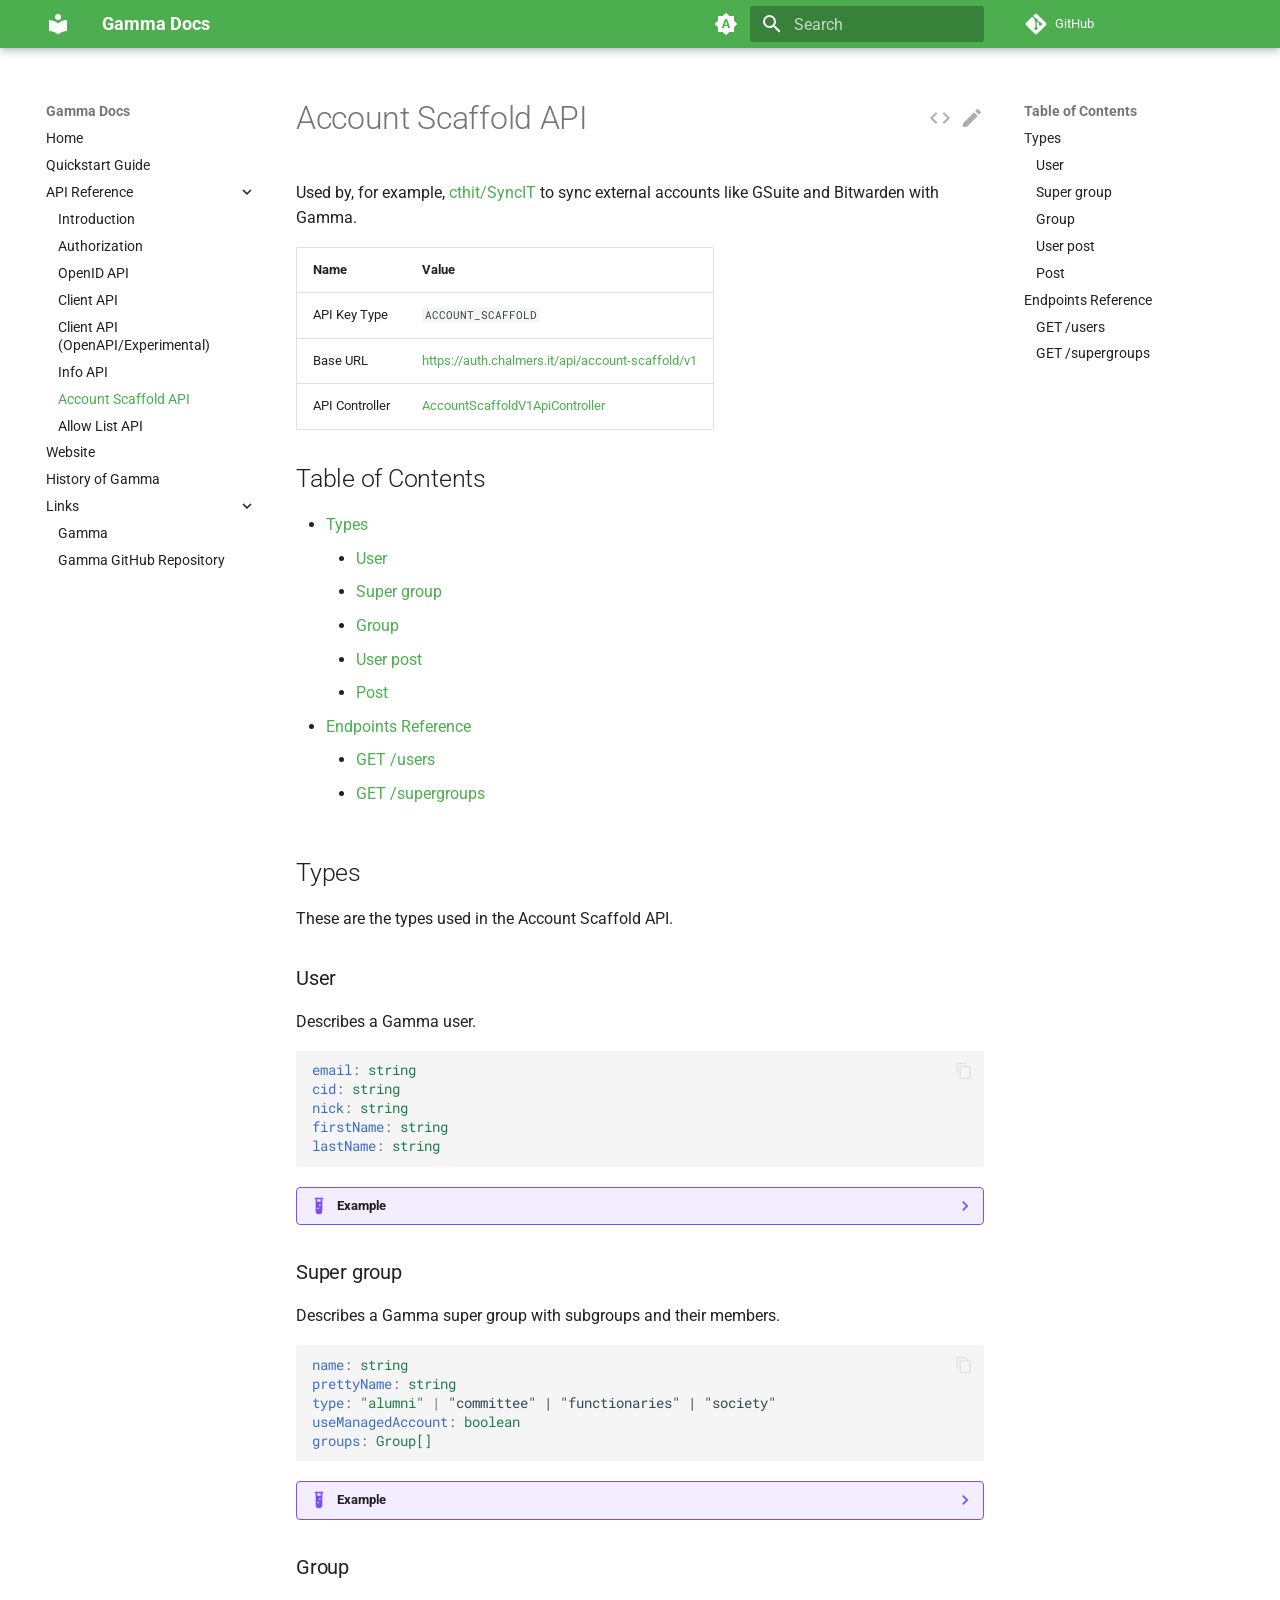
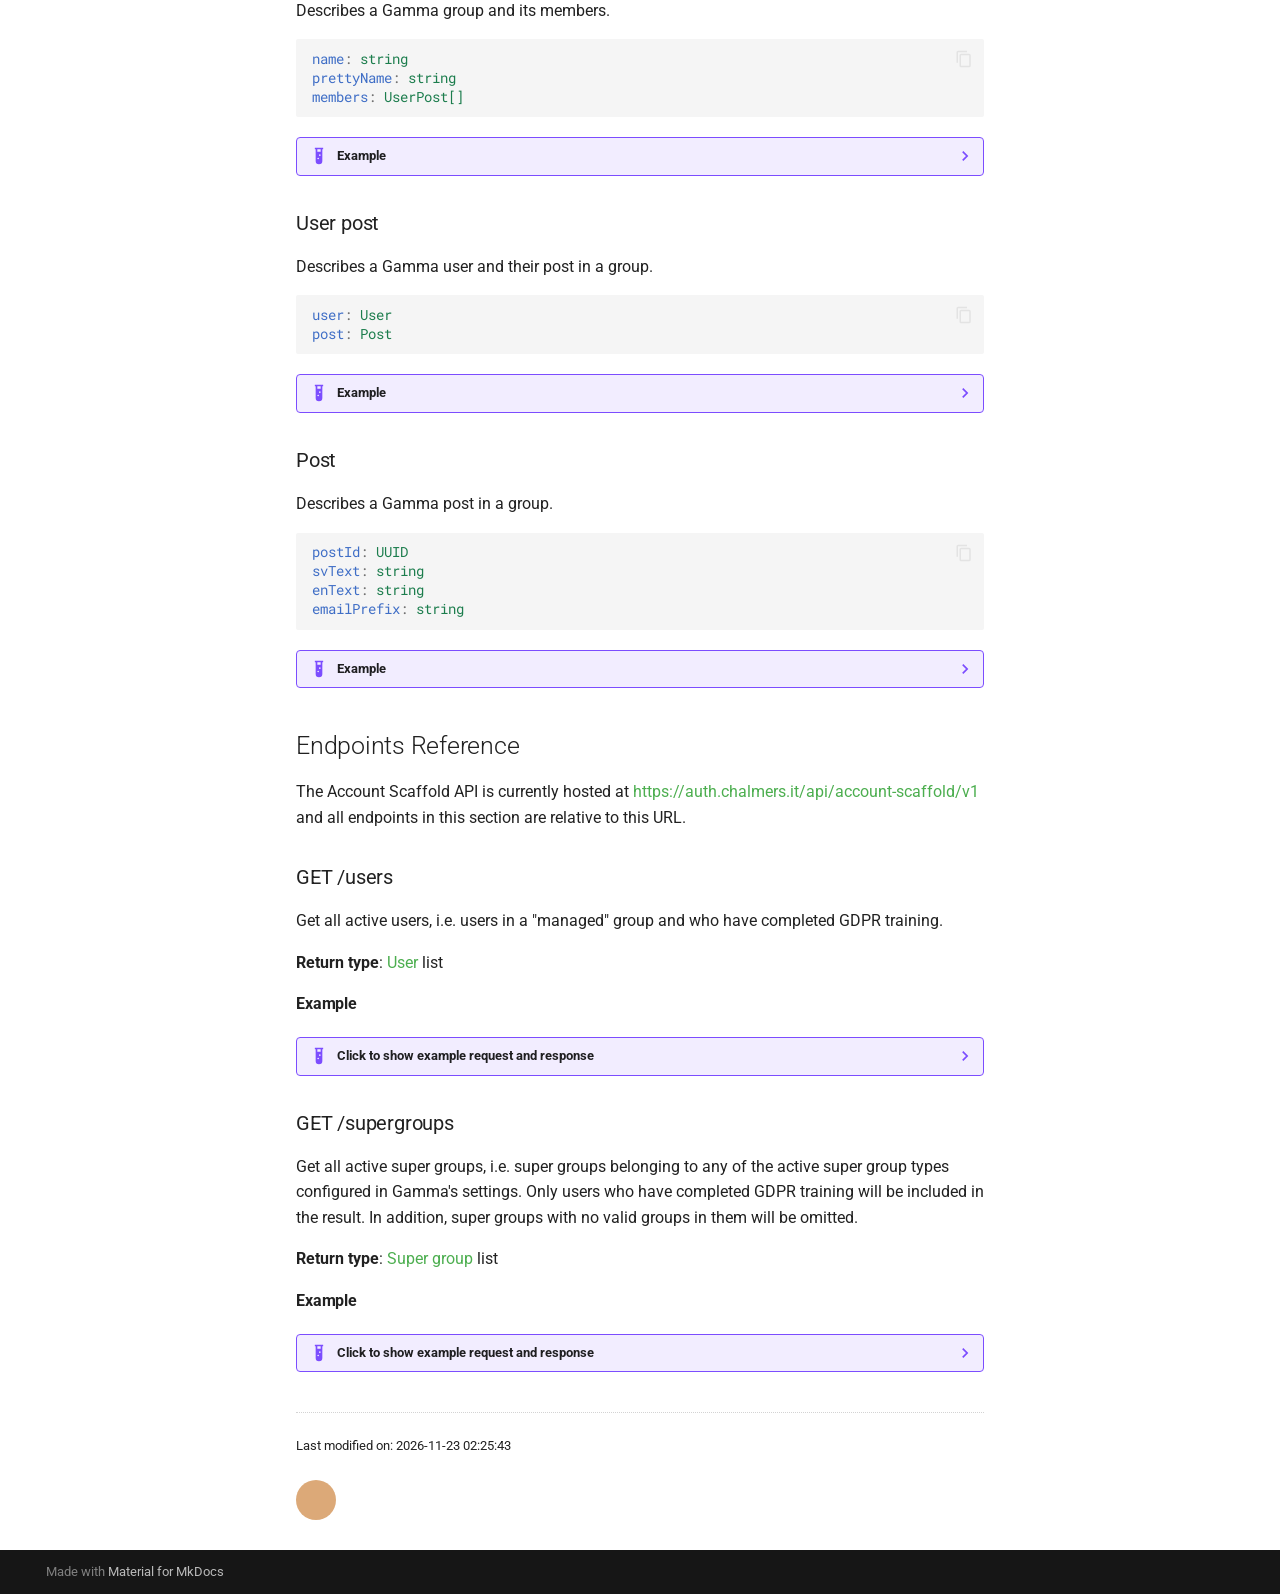
<file: api/account-scaffold-api/index.html>
<!DOCTYPE html><html lang="en" class="no-js"><head>
    
      <meta charset="utf-8">
      <meta name="viewport" content="width=device-width,initial-scale=1">
      
        <meta name="description" content="Documentation for Gamma, the authentication and authorization service for the Software Engineering Student Division (IT) at Chalmers.">
      
      
      
        <link rel="canonical" href="https://gamma-docs.olillin.com/api/account-scaffold-api/">
      
      
        <link rel="prev" href="../info-api/">
      
      
        <link rel="next" href="../allow-list-api/">
      
      
      <link rel="icon" href="../../assets/images/favicon.png">
      <meta name="generator" content="mkdocs-1.5.3, mkdocs-material-9.5.17">
    
    
      
        <title>Account Scaffold API - Gamma Docs</title>
      
    
    
      <link rel="stylesheet" href="../../assets/stylesheets/main.bcfcd587.min.css">
      
        
        <link rel="stylesheet" href="../../assets/stylesheets/palette.06af60db.min.css">
      
      


    
    
      
    
    
      
        
        
        <link rel="preconnect" href="https://fonts.gstatic.com" crossorigin="">
        <link rel="stylesheet" href="https://fonts.googleapis.com/css?family=Roboto:300,300i,400,400i,700,700i%7CRoboto+Mono:400,400i,700,700i&amp;display=fallback">
        <style>:root{--md-text-font:"Roboto";--md-code-font:"Roboto Mono"}</style>
      
    
    
      <link rel="stylesheet" href="../../css/critic.css">
    
      <link rel="stylesheet" href="../../css/neoteroi-mkdocs.css">
    
      <link rel="stylesheet" href="../../css/toc.css">
    
    <script>__md_scope=new URL("../..",location),__md_hash=e=>[...e].reduce((e,_)=>(e<<5)-e+_.charCodeAt(0),0),__md_get=(e,_=localStorage,t=__md_scope)=>JSON.parse(_.getItem(t.pathname+"."+e)),__md_set=(e,_,t=localStorage,a=__md_scope)=>{try{t.setItem(a.pathname+"."+e,JSON.stringify(_))}catch(e){}}</script>
    
      

    
    
    
  <link href="../../assets/stylesheets/glightbox.min.css" rel="stylesheet"><script src="../../assets/javascripts/glightbox.min.js"></script><style id="glightbox-style">
            html.glightbox-open { overflow: initial; height: 100%; }
            .gslide-title { margin-top: 0px; user-select: text; }
            .gslide-desc { color: #666; user-select: text; }
            .gslide-image img { background: white; }
            .gscrollbar-fixer { padding-right: 15px; }
            .gdesc-inner { font-size: 0.75rem; }
            body[data-md-color-scheme="slate"] .gdesc-inner { background: var(--md-default-bg-color); }
            body[data-md-color-scheme="slate"] .gslide-title { color: var(--md-default-fg-color); }
            body[data-md-color-scheme="slate"] .gslide-desc { color: var(--md-default-fg-color); }
        </style></head>
  
  
    
    
      
    
    
    
    
    <body dir="ltr" data-md-color-scheme="default" data-md-color-primary="green" data-md-color-accent="indigo">
  
    
    <input class="md-toggle" data-md-toggle="drawer" type="checkbox" id="__drawer" autocomplete="off">
    <input class="md-toggle" data-md-toggle="search" type="checkbox" id="__search" autocomplete="off">
    <label class="md-overlay" for="__drawer"></label>
    <div data-md-component="skip">
      
        
        <a href="#types" class="md-skip">
          Skip to content
        </a>
      
    </div>
    <div data-md-component="announce">
      
    </div>
    
    
      

  

<header class="md-header md-header--shadow" data-md-component="header">
  <nav class="md-header__inner md-grid" aria-label="Header">
    <a href="../.." title="Gamma Docs" class="md-header__button md-logo" aria-label="Gamma Docs" data-md-component="logo">
      
  
  <svg xmlns="http://www.w3.org/2000/svg" viewBox="0 0 24 24"><path d="M12 8a3 3 0 0 0 3-3 3 3 0 0 0-3-3 3 3 0 0 0-3 3 3 3 0 0 0 3 3m0 3.54C9.64 9.35 6.5 8 3 8v11c3.5 0 6.64 1.35 9 3.54 2.36-2.19 5.5-3.54 9-3.54V8c-3.5 0-6.64 1.35-9 3.54Z"></path></svg>

    </a>
    <label class="md-header__button md-icon" for="__drawer">
      
      <svg xmlns="http://www.w3.org/2000/svg" viewBox="0 0 24 24"><path d="M3 6h18v2H3V6m0 5h18v2H3v-2m0 5h18v2H3v-2Z"></path></svg>
    </label>
    <div class="md-header__title" data-md-component="header-title">
      <div class="md-header__ellipsis">
        <div class="md-header__topic">
          <span class="md-ellipsis">
            Gamma Docs
          </span>
        </div>
        <div class="md-header__topic" data-md-component="header-topic">
          <span class="md-ellipsis">
            
              Account Scaffold API
            
          </span>
        </div>
      </div>
    </div>
    
      
        <form class="md-header__option" data-md-component="palette">
  
    
    
    
    <input class="md-option" data-md-color-media="(prefers-color-scheme)" data-md-color-scheme="default" data-md-color-primary="green" data-md-color-accent="indigo" aria-label="Switch to light mode" type="radio" name="__palette" id="__palette_0">
    
      <label class="md-header__button md-icon" title="Switch to light mode" for="__palette_1" hidden="">
        <svg xmlns="http://www.w3.org/2000/svg" viewBox="0 0 24 24"><path d="m14.3 16-.7-2h-3.2l-.7 2H7.8L11 7h2l3.2 9h-1.9M20 8.69V4h-4.69L12 .69 8.69 4H4v4.69L.69 12 4 15.31V20h4.69L12 23.31 15.31 20H20v-4.69L23.31 12 20 8.69m-9.15 3.96h2.3L12 9l-1.15 3.65Z"></path></svg>
      </label>
    
  
    
    
    
    <input class="md-option" data-md-color-media="(prefers-color-scheme: light)" data-md-color-scheme="default" data-md-color-primary="green" data-md-color-accent="indigo" aria-label="Switch to dark mode" type="radio" name="__palette" id="__palette_1">
    
      <label class="md-header__button md-icon" title="Switch to dark mode" for="__palette_2" hidden="">
        <svg xmlns="http://www.w3.org/2000/svg" viewBox="0 0 24 24"><path d="M12 8a4 4 0 0 0-4 4 4 4 0 0 0 4 4 4 4 0 0 0 4-4 4 4 0 0 0-4-4m0 10a6 6 0 0 1-6-6 6 6 0 0 1 6-6 6 6 0 0 1 6 6 6 6 0 0 1-6 6m8-9.31V4h-4.69L12 .69 8.69 4H4v4.69L.69 12 4 15.31V20h4.69L12 23.31 15.31 20H20v-4.69L23.31 12 20 8.69Z"></path></svg>
      </label>
    
  
    
    
    
    <input class="md-option" data-md-color-media="(prefers-color-scheme: dark)" data-md-color-scheme="slate" data-md-color-primary="green" data-md-color-accent="indigo" aria-label="Switch to light mode" type="radio" name="__palette" id="__palette_2">
    
      <label class="md-header__button md-icon" title="Switch to light mode" for="__palette_0" hidden="">
        <svg xmlns="http://www.w3.org/2000/svg" viewBox="0 0 24 24"><path d="M12 18c-.89 0-1.74-.2-2.5-.55C11.56 16.5 13 14.42 13 12c0-2.42-1.44-4.5-3.5-5.45C10.26 6.2 11.11 6 12 6a6 6 0 0 1 6 6 6 6 0 0 1-6 6m8-9.31V4h-4.69L12 .69 8.69 4H4v4.69L.69 12 4 15.31V20h4.69L12 23.31 15.31 20H20v-4.69L23.31 12 20 8.69Z"></path></svg>
      </label>
    
  
</form>
      
    
    
      <script>var media,input,key,value,palette=__md_get("__palette");if(palette&&palette.color){"(prefers-color-scheme)"===palette.color.media&&(media=matchMedia("(prefers-color-scheme: light)"),input=document.querySelector(media.matches?"[data-md-color-media='(prefers-color-scheme: light)']":"[data-md-color-media='(prefers-color-scheme: dark)']"),palette.color.media=input.getAttribute("data-md-color-media"),palette.color.scheme=input.getAttribute("data-md-color-scheme"),palette.color.primary=input.getAttribute("data-md-color-primary"),palette.color.accent=input.getAttribute("data-md-color-accent"));for([key,value]of Object.entries(palette.color))document.body.setAttribute("data-md-color-"+key,value)}</script>
    
    
    
      <label class="md-header__button md-icon" for="__search">
        
        <svg xmlns="http://www.w3.org/2000/svg" viewBox="0 0 24 24"><path d="M9.5 3A6.5 6.5 0 0 1 16 9.5c0 1.61-.59 3.09-1.56 4.23l.27.27h.79l5 5-1.5 1.5-5-5v-.79l-.27-.27A6.516 6.516 0 0 1 9.5 16 6.5 6.5 0 0 1 3 9.5 6.5 6.5 0 0 1 9.5 3m0 2C7 5 5 7 5 9.5S7 14 9.5 14 14 12 14 9.5 12 5 9.5 5Z"></path></svg>
      </label>
      <div class="md-search" data-md-component="search" role="dialog">
  <label class="md-search__overlay" for="__search"></label>
  <div class="md-search__inner" role="search">
    <form class="md-search__form" name="search">
      <input type="text" class="md-search__input" name="query" aria-label="Search" placeholder="Search" autocapitalize="off" autocorrect="off" autocomplete="off" spellcheck="false" data-md-component="search-query" required="">
      <label class="md-search__icon md-icon" for="__search">
        
        <svg xmlns="http://www.w3.org/2000/svg" viewBox="0 0 24 24"><path d="M9.5 3A6.5 6.5 0 0 1 16 9.5c0 1.61-.59 3.09-1.56 4.23l.27.27h.79l5 5-1.5 1.5-5-5v-.79l-.27-.27A6.516 6.516 0 0 1 9.5 16 6.5 6.5 0 0 1 3 9.5 6.5 6.5 0 0 1 9.5 3m0 2C7 5 5 7 5 9.5S7 14 9.5 14 14 12 14 9.5 12 5 9.5 5Z"></path></svg>
        
        <svg xmlns="http://www.w3.org/2000/svg" viewBox="0 0 24 24"><path d="M20 11v2H8l5.5 5.5-1.42 1.42L4.16 12l7.92-7.92L13.5 5.5 8 11h12Z"></path></svg>
      </label>
      <nav class="md-search__options" aria-label="Search">
        
        <button type="reset" class="md-search__icon md-icon" title="Clear" aria-label="Clear" tabindex="-1">
          
          <svg xmlns="http://www.w3.org/2000/svg" viewBox="0 0 24 24"><path d="M19 6.41 17.59 5 12 10.59 6.41 5 5 6.41 10.59 12 5 17.59 6.41 19 12 13.41 17.59 19 19 17.59 13.41 12 19 6.41Z"></path></svg>
        </button>
      </nav>
      
    </form>
    <div class="md-search__output">
      <div class="md-search__scrollwrap" data-md-scrollfix="">
        <div class="md-search-result" data-md-component="search-result">
          <div class="md-search-result__meta">
            Initializing search
          </div>
          <ol class="md-search-result__list" role="presentation"></ol>
        </div>
      </div>
    </div>
  </div>
</div>
    
    
      <div class="md-header__source">
        <a href="https://github.com/olillin/gamma-docs" title="Go to repository" class="md-source" data-md-component="source">
  <div class="md-source__icon md-icon">
    
    <svg xmlns="http://www.w3.org/2000/svg" viewBox="0 0 448 512"><!--! Font Awesome Free 6.5.1 by @fontawesome - https://fontawesome.com License - https://fontawesome.com/license/free (Icons: CC BY 4.0, Fonts: SIL OFL 1.1, Code: MIT License) Copyright 2023 Fonticons, Inc.--><path d="M439.55 236.05 244 40.45a28.87 28.87 0 0 0-40.81 0l-40.66 40.63 51.52 51.52c27.06-9.14 52.68 16.77 43.39 43.68l49.66 49.66c34.23-11.8 61.18 31 35.47 56.69-26.49 26.49-70.21-2.87-56-37.34L240.22 199v121.85c25.3 12.54 22.26 41.85 9.08 55a34.34 34.34 0 0 1-48.55 0c-17.57-17.6-11.07-46.91 11.25-56v-123c-20.8-8.51-24.6-30.74-18.64-45L142.57 101 8.45 235.14a28.86 28.86 0 0 0 0 40.81l195.61 195.6a28.86 28.86 0 0 0 40.8 0l194.69-194.69a28.86 28.86 0 0 0 0-40.81z"></path></svg>
  </div>
  <div class="md-source__repository">
    GitHub
  </div>
</a>
      </div>
    
  </nav>
  
</header>
    
    <div class="md-container" data-md-component="container">
      
      
        
          
        
      
      <main class="md-main" data-md-component="main">
        <div class="md-main__inner md-grid">
          
            
              
              <div class="md-sidebar md-sidebar--primary" data-md-component="sidebar" data-md-type="navigation">
                <div class="md-sidebar__scrollwrap">
                  <div class="md-sidebar__inner">
                    



<nav class="md-nav md-nav--primary" aria-label="Navigation" data-md-level="0">
  <label class="md-nav__title" for="__drawer">
    <a href="../.." title="Gamma Docs" class="md-nav__button md-logo" aria-label="Gamma Docs" data-md-component="logo">
      
  
  <svg xmlns="http://www.w3.org/2000/svg" viewBox="0 0 24 24"><path d="M12 8a3 3 0 0 0 3-3 3 3 0 0 0-3-3 3 3 0 0 0-3 3 3 3 0 0 0 3 3m0 3.54C9.64 9.35 6.5 8 3 8v11c3.5 0 6.64 1.35 9 3.54 2.36-2.19 5.5-3.54 9-3.54V8c-3.5 0-6.64 1.35-9 3.54Z"></path></svg>

    </a>
    Gamma Docs
  </label>
  
    <div class="md-nav__source">
      <a href="https://github.com/olillin/gamma-docs" title="Go to repository" class="md-source" data-md-component="source">
  <div class="md-source__icon md-icon">
    
    <svg xmlns="http://www.w3.org/2000/svg" viewBox="0 0 448 512"><!--! Font Awesome Free 6.5.1 by @fontawesome - https://fontawesome.com License - https://fontawesome.com/license/free (Icons: CC BY 4.0, Fonts: SIL OFL 1.1, Code: MIT License) Copyright 2023 Fonticons, Inc.--><path d="M439.55 236.05 244 40.45a28.87 28.87 0 0 0-40.81 0l-40.66 40.63 51.52 51.52c27.06-9.14 52.68 16.77 43.39 43.68l49.66 49.66c34.23-11.8 61.18 31 35.47 56.69-26.49 26.49-70.21-2.87-56-37.34L240.22 199v121.85c25.3 12.54 22.26 41.85 9.08 55a34.34 34.34 0 0 1-48.55 0c-17.57-17.6-11.07-46.91 11.25-56v-123c-20.8-8.51-24.6-30.74-18.64-45L142.57 101 8.45 235.14a28.86 28.86 0 0 0 0 40.81l195.61 195.6a28.86 28.86 0 0 0 40.8 0l194.69-194.69a28.86 28.86 0 0 0 0-40.81z"></path></svg>
  </div>
  <div class="md-source__repository">
    GitHub
  </div>
</a>
    </div>
  
  <ul class="md-nav__list" data-md-scrollfix="">
    
      
      
  
  
  
  
    <li class="md-nav__item">
      <a href="../.." class="md-nav__link">
        
  
  <span class="md-ellipsis">
    Home
  </span>
  

      </a>
    </li>
  

    
      
      
  
  
  
  
    <li class="md-nav__item">
      <a href="../../quickstart/" class="md-nav__link">
        
  
  <span class="md-ellipsis">
    Quickstart Guide
  </span>
  

      </a>
    </li>
  

    
      
      
  
  
    
  
  
  
    
    
    
    
    <li class="md-nav__item md-nav__item--active md-nav__item--nested">
      
        
        
        <input class="md-nav__toggle md-toggle " type="checkbox" id="__nav_3" checked="">
        
          
          <label class="md-nav__link" for="__nav_3" id="__nav_3_label" tabindex="0">
            
  
  <span class="md-ellipsis">
    API Reference
  </span>
  

            <span class="md-nav__icon md-icon"></span>
          </label>
        
        <nav class="md-nav" data-md-level="1" aria-labelledby="__nav_3_label" aria-expanded="true">
          <label class="md-nav__title" for="__nav_3">
            <span class="md-nav__icon md-icon"></span>
            API Reference
          </label>
          <ul class="md-nav__list" data-md-scrollfix="">
            
              
                
  
  
  
  
    <li class="md-nav__item">
      <a href="../" class="md-nav__link">
        
  
  <span class="md-ellipsis">
    Introduction
  </span>
  

      </a>
    </li>
  

              
            
              
                
  
  
  
  
    <li class="md-nav__item">
      <a href="../authorization/" class="md-nav__link">
        
  
  <span class="md-ellipsis">
    Authorization
  </span>
  

      </a>
    </li>
  

              
            
              
                
  
  
  
  
    <li class="md-nav__item">
      <a href="../openid/" class="md-nav__link">
        
  
  <span class="md-ellipsis">
    OpenID API
  </span>
  

      </a>
    </li>
  

              
            
              
                
  
  
  
  
    <li class="md-nav__item">
      <a href="../client-api/" class="md-nav__link">
        
  
  <span class="md-ellipsis">
    Client API
  </span>
  

      </a>
    </li>
  

              
            
              
                
  
  
  
  
    <li class="md-nav__item">
      <a href="../client-api-openapi/" class="md-nav__link">
        
  
  <span class="md-ellipsis">
    Client API (OpenAPI/Experimental)
  </span>
  

      </a>
    </li>
  

              
            
              
                
  
  
  
  
    <li class="md-nav__item">
      <a href="../info-api/" class="md-nav__link">
        
  
  <span class="md-ellipsis">
    Info API
  </span>
  

      </a>
    </li>
  

              
            
              
                
  
  
    
  
  
  
    <li class="md-nav__item md-nav__item--active">
      
      <input class="md-nav__toggle md-toggle" type="checkbox" id="__toc">
      
      
      
        <label class="md-nav__link md-nav__link--active" for="__toc">
          
  
  <span class="md-ellipsis">
    Account Scaffold API
  </span>
  

          <span class="md-nav__icon md-icon"></span>
        </label>
      
      <a href="./" class="md-nav__link md-nav__link--active">
        
  
  <span class="md-ellipsis">
    Account Scaffold API
  </span>
  

      </a>
      
        

  

<nav class="md-nav md-nav--secondary" aria-label="Table of Contents">
  
  
  
  
    <label class="md-nav__title" for="__toc">
      <span class="md-nav__icon md-icon"></span>
      Table of Contents
    </label>
    <ul class="md-nav__list" data-md-component="toc" data-md-scrollfix="">
      
        <li class="md-nav__item">
  <a href="#types" class="md-nav__link">
    <span class="md-ellipsis">
      Types
    </span>
  </a>
  
    <nav class="md-nav" aria-label="Types">
      <ul class="md-nav__list">
        
          <li class="md-nav__item">
  <a href="#user" class="md-nav__link">
    <span class="md-ellipsis">
      User
    </span>
  </a>
  
</li>
        
          <li class="md-nav__item">
  <a href="#super-group" class="md-nav__link">
    <span class="md-ellipsis">
      Super group
    </span>
  </a>
  
</li>
        
          <li class="md-nav__item">
  <a href="#group" class="md-nav__link">
    <span class="md-ellipsis">
      Group
    </span>
  </a>
  
</li>
        
          <li class="md-nav__item">
  <a href="#user-post" class="md-nav__link">
    <span class="md-ellipsis">
      User post
    </span>
  </a>
  
</li>
        
          <li class="md-nav__item">
  <a href="#post" class="md-nav__link">
    <span class="md-ellipsis">
      Post
    </span>
  </a>
  
</li>
        
      </ul>
    </nav>
  
</li>
      
        <li class="md-nav__item">
  <a href="#endpoints-reference" class="md-nav__link">
    <span class="md-ellipsis">
      Endpoints Reference
    </span>
  </a>
  
    <nav class="md-nav" aria-label="Endpoints Reference">
      <ul class="md-nav__list">
        
          <li class="md-nav__item">
  <a href="#get-users" class="md-nav__link">
    <span class="md-ellipsis">
      GET /users
    </span>
  </a>
  
</li>
        
          <li class="md-nav__item">
  <a href="#get-supergroups" class="md-nav__link">
    <span class="md-ellipsis">
      GET /supergroups
    </span>
  </a>
  
</li>
        
      </ul>
    </nav>
  
</li>
      
    </ul>
  
</nav>
      
    </li>
  

              
            
              
                
  
  
  
  
    <li class="md-nav__item">
      <a href="../allow-list-api/" class="md-nav__link">
        
  
  <span class="md-ellipsis">
    Allow List API
  </span>
  

      </a>
    </li>
  

              
            
          </ul>
        </nav>
      
    </li>
  

    
      
      
  
  
  
  
    <li class="md-nav__item">
      <a href="../../website/" class="md-nav__link">
        
  
  <span class="md-ellipsis">
    Website
  </span>
  

      </a>
    </li>
  

    
      
      
  
  
  
  
    <li class="md-nav__item">
      <a href="../../history/" class="md-nav__link">
        
  
  <span class="md-ellipsis">
    History of Gamma
  </span>
  

      </a>
    </li>
  

    
      
      
  
  
  
  
    
    
    
    
    <li class="md-nav__item md-nav__item--nested">
      
        
        
          
        
        <input class="md-nav__toggle md-toggle md-toggle--indeterminate" type="checkbox" id="__nav_6">
        
          
          <label class="md-nav__link" for="__nav_6" id="__nav_6_label" tabindex="0">
            
  
  <span class="md-ellipsis">
    Links
  </span>
  

            <span class="md-nav__icon md-icon"></span>
          </label>
        
        <nav class="md-nav" data-md-level="1" aria-labelledby="__nav_6_label" aria-expanded="false">
          <label class="md-nav__title" for="__nav_6">
            <span class="md-nav__icon md-icon"></span>
            Links
          </label>
          <ul class="md-nav__list" data-md-scrollfix="">
            
              
                
  
  
  
  
    <li class="md-nav__item">
      <a href="https://auth.chalmers.it" class="md-nav__link">
        
  
  <span class="md-ellipsis">
    Gamma
  </span>
  

      </a>
    </li>
  

              
            
              
                
  
  
  
  
    <li class="md-nav__item">
      <a href="https://github.com/cthit/Gamma" class="md-nav__link">
        
  
  <span class="md-ellipsis">
    Gamma GitHub Repository
  </span>
  

      </a>
    </li>
  

              
            
          </ul>
        </nav>
      
    </li>
  

    
  </ul>
</nav>
                  </div>
                </div>
              </div>
            
            
              
              <div class="md-sidebar md-sidebar--secondary" data-md-component="sidebar" data-md-type="toc">
                <div class="md-sidebar__scrollwrap">
                  <div class="md-sidebar__inner">
                    

  

<nav class="md-nav md-nav--secondary" aria-label="Table of Contents">
  
  
  
  
    <label class="md-nav__title" for="__toc">
      <span class="md-nav__icon md-icon"></span>
      Table of Contents
    </label>
    <ul class="md-nav__list" data-md-component="toc" data-md-scrollfix="">
      
        <li class="md-nav__item">
  <a href="#types" class="md-nav__link">
    <span class="md-ellipsis">
      Types
    </span>
  </a>
  
    <nav class="md-nav" aria-label="Types">
      <ul class="md-nav__list">
        
          <li class="md-nav__item">
  <a href="#user" class="md-nav__link">
    <span class="md-ellipsis">
      User
    </span>
  </a>
  
</li>
        
          <li class="md-nav__item">
  <a href="#super-group" class="md-nav__link">
    <span class="md-ellipsis">
      Super group
    </span>
  </a>
  
</li>
        
          <li class="md-nav__item">
  <a href="#group" class="md-nav__link">
    <span class="md-ellipsis">
      Group
    </span>
  </a>
  
</li>
        
          <li class="md-nav__item">
  <a href="#user-post" class="md-nav__link">
    <span class="md-ellipsis">
      User post
    </span>
  </a>
  
</li>
        
          <li class="md-nav__item">
  <a href="#post" class="md-nav__link">
    <span class="md-ellipsis">
      Post
    </span>
  </a>
  
</li>
        
      </ul>
    </nav>
  
</li>
      
        <li class="md-nav__item">
  <a href="#endpoints-reference" class="md-nav__link">
    <span class="md-ellipsis">
      Endpoints Reference
    </span>
  </a>
  
    <nav class="md-nav" aria-label="Endpoints Reference">
      <ul class="md-nav__list">
        
          <li class="md-nav__item">
  <a href="#get-users" class="md-nav__link">
    <span class="md-ellipsis">
      GET /users
    </span>
  </a>
  
</li>
        
          <li class="md-nav__item">
  <a href="#get-supergroups" class="md-nav__link">
    <span class="md-ellipsis">
      GET /supergroups
    </span>
  </a>
  
</li>
        
      </ul>
    </nav>
  
</li>
      
    </ul>
  
</nav>
                  </div>
                </div>
              </div>
            
          
          
            <div class="md-content" data-md-component="content">
              <article class="md-content__inner md-typeset">
                
                  

  
    <a href="https://github.com/olillin/gamma-docs/edit/main/docs/api/account-scaffold-api.md" title="Edit this page" class="md-content__button md-icon">
      
      <svg xmlns="http://www.w3.org/2000/svg" viewBox="0 0 24 24"><path d="M20.71 7.04c.39-.39.39-1.04 0-1.41l-2.34-2.34c-.37-.39-1.02-.39-1.41 0l-1.84 1.83 3.75 3.75M3 17.25V21h3.75L17.81 9.93l-3.75-3.75L3 17.25Z"></path></svg>
    </a>
  
  
    
      
    
    <a href="https://github.com/olillin/gamma-docs/raw/main/docs/api/account-scaffold-api.md" title="View source of this page" class="md-content__button md-icon">
      
      <svg xmlns="http://www.w3.org/2000/svg" viewBox="0 0 24 24"><path d="m14.6 16.6 4.6-4.6-4.6-4.6L16 6l6 6-6 6-1.4-1.4m-5.2 0L4.8 12l4.6-4.6L8 6l-6 6 6 6 1.4-1.4Z"></path></svg>
    </a>
  


<h1 id="account-scaffold-api">Account Scaffold API<a class="headerlink" href="#account-scaffold-api" title="Permanent link">¶</a></h1>
<p>Used by, for example, <a href="https://github.com/cthit/SyncIT">cthit/SyncIT</a> to sync
external accounts like GSuite and Bitwarden with Gamma.</p>
<table>
<thead>
<tr>
<th>Name</th>
<th>Value</th>
</tr>
</thead>
<tbody>
<tr>
<td>API Key Type</td>
<td><code>ACCOUNT_SCAFFOLD</code></td>
</tr>
<tr>
<td>Base URL</td>
<td><a href="https://auth.chalmers.it/api/account-scaffold/v1">https://auth.chalmers.it/api/account-scaffold/v1</a></td>
</tr>
<tr>
<td>API Controller</td>
<td><a href="https://github.com/cthit/Gamma/blob/main/app/src/main/java/it/chalmers/gamma/adapter/primary/api/accountscaffold/AccountScaffoldV1ApiController.java">AccountScaffoldV1ApiController</a></td>
</tr>
</tbody>
</table>
<div class="toc"><span class="toctitle">Table of Contents</span><ul>
<li><a href="#types">Types</a><ul>
<li><a href="#user">User</a></li>
<li><a href="#super-group">Super group</a></li>
<li><a href="#group">Group</a></li>
<li><a href="#user-post">User post</a></li>
<li><a href="#post">Post</a></li>
</ul>
</li>
<li><a href="#endpoints-reference">Endpoints Reference</a><ul>
<li><a href="#get-users">GET /users</a></li>
<li><a href="#get-supergroups">GET /supergroups</a></li>
</ul>
</li>
</ul>
</div>
<h2 id="types">Types<a class="headerlink" href="#types" title="Permanent link">¶</a></h2>
<p>These are the types used in the Account Scaffold API.</p>
<h3 id="user">User<a class="headerlink" href="#user" title="Permanent link">¶</a></h3>
<p>Describes a Gamma user.</p>
<div class="language-yaml highlight"><pre><span></span><code><span id="__span-0-1"><a id="__codelineno-0-1" name="__codelineno-0-1" href="#__codelineno-0-1"></a><span class="nt">email</span><span class="p">:</span><span class="w"> </span><span class="l l-Scalar l-Scalar-Plain">string</span>
</span><span id="__span-0-2"><a id="__codelineno-0-2" name="__codelineno-0-2" href="#__codelineno-0-2"></a><span class="nt">cid</span><span class="p">:</span><span class="w"> </span><span class="l l-Scalar l-Scalar-Plain">string</span>
</span><span id="__span-0-3"><a id="__codelineno-0-3" name="__codelineno-0-3" href="#__codelineno-0-3"></a><span class="nt">nick</span><span class="p">:</span><span class="w"> </span><span class="l l-Scalar l-Scalar-Plain">string</span>
</span><span id="__span-0-4"><a id="__codelineno-0-4" name="__codelineno-0-4" href="#__codelineno-0-4"></a><span class="nt">firstName</span><span class="p">:</span><span class="w"> </span><span class="l l-Scalar l-Scalar-Plain">string</span>
</span><span id="__span-0-5"><a id="__codelineno-0-5" name="__codelineno-0-5" href="#__codelineno-0-5"></a><span class="nt">lastName</span><span class="p">:</span><span class="w"> </span><span class="l l-Scalar l-Scalar-Plain">string</span>
</span></code></pre></div>
<details class="example">
<summary>Example</summary>
<div class="language-json highlight"><pre><span></span><code><span id="__span-1-1"><a id="__codelineno-1-1" name="__codelineno-1-1" href="#__codelineno-1-1"></a><span class="p">{</span>
</span><span id="__span-1-2"><a id="__codelineno-1-2" name="__codelineno-1-2" href="#__codelineno-1-2"></a><span class="w">  </span><span class="nt">"email"</span><span class="p">:</span><span class="w"> </span><span class="s2">"janed@chalmers.se"</span><span class="p">,</span>
</span><span id="__span-1-3"><a id="__codelineno-1-3" name="__codelineno-1-3" href="#__codelineno-1-3"></a><span class="w">  </span><span class="nt">"cid"</span><span class="p">:</span><span class="w"> </span><span class="s2">"janed"</span><span class="p">,</span>
</span><span id="__span-1-4"><a id="__codelineno-1-4" name="__codelineno-1-4" href="#__codelineno-1-4"></a><span class="w">  </span><span class="nt">"nick"</span><span class="p">:</span><span class="w"> </span><span class="s2">"Dough"</span><span class="p">,</span>
</span><span id="__span-1-5"><a id="__codelineno-1-5" name="__codelineno-1-5" href="#__codelineno-1-5"></a><span class="w">  </span><span class="nt">"firstName"</span><span class="p">:</span><span class="w"> </span><span class="s2">"Jane"</span><span class="p">,</span>
</span><span id="__span-1-6"><a id="__codelineno-1-6" name="__codelineno-1-6" href="#__codelineno-1-6"></a><span class="w">  </span><span class="nt">"lastName"</span><span class="p">:</span><span class="w"> </span><span class="s2">"Doe"</span>
</span><span id="__span-1-7"><a id="__codelineno-1-7" name="__codelineno-1-7" href="#__codelineno-1-7"></a><span class="p">}</span>
</span></code></pre></div>
</details>
<h3 id="super-group">Super group<a class="headerlink" href="#super-group" title="Permanent link">¶</a></h3>
<p>Describes a Gamma super group with subgroups and their members.</p>
<div class="language-yaml highlight"><pre><span></span><code><span id="__span-2-1"><a id="__codelineno-2-1" name="__codelineno-2-1" href="#__codelineno-2-1"></a><span class="nt">name</span><span class="p">:</span><span class="w"> </span><span class="l l-Scalar l-Scalar-Plain">string</span>
</span><span id="__span-2-2"><a id="__codelineno-2-2" name="__codelineno-2-2" href="#__codelineno-2-2"></a><span class="nt">prettyName</span><span class="p">:</span><span class="w"> </span><span class="l l-Scalar l-Scalar-Plain">string</span>
</span><span id="__span-2-3"><a id="__codelineno-2-3" name="__codelineno-2-3" href="#__codelineno-2-3"></a><span class="nt">type</span><span class="p">:</span><span class="w"> </span><span class="s">"alumni"</span><span class="w"> </span><span class="p p-Indicator">|</span><span class="err"> "committee" | "functionaries" | "society"</span>
</span><span id="__span-2-4"><a id="__codelineno-2-4" name="__codelineno-2-4" href="#__codelineno-2-4"></a><span class="nt">useManagedAccount</span><span class="p">:</span><span class="w"> </span><span class="l l-Scalar l-Scalar-Plain">boolean</span>
</span><span id="__span-2-5"><a id="__codelineno-2-5" name="__codelineno-2-5" href="#__codelineno-2-5"></a><span class="nt">groups</span><span class="p">:</span><span class="w"> </span><span class="l l-Scalar l-Scalar-Plain">Group[]</span>
</span></code></pre></div>
<details class="example">
<summary>Example</summary>
<div class="language-json highlight"><pre><span></span><code><span id="__span-3-1"><a id="__codelineno-3-1" name="__codelineno-3-1" href="#__codelineno-3-1"></a><span class="p">{</span>
</span><span id="__span-3-2"><a id="__codelineno-3-2" name="__codelineno-3-2" href="#__codelineno-3-2"></a><span class="w">  </span><span class="nt">"name"</span><span class="p">:</span><span class="w"> </span><span class="s2">"prit"</span><span class="p">,</span>
</span><span id="__span-3-3"><a id="__codelineno-3-3" name="__codelineno-3-3" href="#__codelineno-3-3"></a><span class="w">  </span><span class="nt">"prettyName"</span><span class="p">:</span><span class="w"> </span><span class="s2">"P.R.I.T."</span><span class="p">,</span>
</span><span id="__span-3-4"><a id="__codelineno-3-4" name="__codelineno-3-4" href="#__codelineno-3-4"></a><span class="w">  </span><span class="nt">"type"</span><span class="p">:</span><span class="w"> </span><span class="s2">"committee"</span><span class="p">,</span>
</span><span id="__span-3-5"><a id="__codelineno-3-5" name="__codelineno-3-5" href="#__codelineno-3-5"></a><span class="w">  </span><span class="nt">"useManagedAccount"</span><span class="p">:</span><span class="w"> </span><span class="kc">true</span><span class="p">,</span>
</span><span id="__span-3-6"><a id="__codelineno-3-6" name="__codelineno-3-6" href="#__codelineno-3-6"></a><span class="w">  </span><span class="nt">"groups"</span><span class="p">:</span><span class="w"> </span><span class="p">[</span>
</span><span id="__span-3-7"><a id="__codelineno-3-7" name="__codelineno-3-7" href="#__codelineno-3-7"></a><span class="w">    </span><span class="p">{</span>
</span><span id="__span-3-8"><a id="__codelineno-3-8" name="__codelineno-3-8" href="#__codelineno-3-8"></a><span class="w">      </span><span class="nt">"name"</span><span class="p">:</span><span class="w"> </span><span class="s2">"prit25"</span><span class="p">,</span>
</span><span id="__span-3-9"><a id="__codelineno-3-9" name="__codelineno-3-9" href="#__codelineno-3-9"></a><span class="w">      </span><span class="nt">"prettyName"</span><span class="p">:</span><span class="w"> </span><span class="s2">"P.R.I.T. 25"</span><span class="p">,</span>
</span><span id="__span-3-10"><a id="__codelineno-3-10" name="__codelineno-3-10" href="#__codelineno-3-10"></a><span class="w">      </span><span class="nt">"members"</span><span class="p">:</span><span class="w"> </span><span class="p">[</span>
</span><span id="__span-3-11"><a id="__codelineno-3-11" name="__codelineno-3-11" href="#__codelineno-3-11"></a><span class="w">        </span><span class="p">{</span>
</span><span id="__span-3-12"><a id="__codelineno-3-12" name="__codelineno-3-12" href="#__codelineno-3-12"></a><span class="w">          </span><span class="nt">"user"</span><span class="p">:</span><span class="w"> </span><span class="p">{</span>
</span><span id="__span-3-13"><a id="__codelineno-3-13" name="__codelineno-3-13" href="#__codelineno-3-13"></a><span class="w">            </span><span class="nt">"cid"</span><span class="p">:</span><span class="w"> </span><span class="s2">"smithj"</span><span class="p">,</span>
</span><span id="__span-3-14"><a id="__codelineno-3-14" name="__codelineno-3-14" href="#__codelineno-3-14"></a><span class="w">            </span><span class="nt">"nick"</span><span class="p">:</span><span class="w"> </span><span class="s2">"Smithed"</span><span class="p">,</span>
</span><span id="__span-3-15"><a id="__codelineno-3-15" name="__codelineno-3-15" href="#__codelineno-3-15"></a><span class="w">            </span><span class="nt">"firstName"</span><span class="p">:</span><span class="w"> </span><span class="s2">"John"</span><span class="p">,</span>
</span><span id="__span-3-16"><a id="__codelineno-3-16" name="__codelineno-3-16" href="#__codelineno-3-16"></a><span class="w">            </span><span class="nt">"lastName"</span><span class="p">:</span><span class="w"> </span><span class="s2">"Smith"</span><span class="p">,</span>
</span><span id="__span-3-17"><a id="__codelineno-3-17" name="__codelineno-3-17" href="#__codelineno-3-17"></a><span class="w">            </span><span class="nt">"email"</span><span class="p">:</span><span class="w"> </span><span class="s2">"smithj@chalmers.se"</span>
</span><span id="__span-3-18"><a id="__codelineno-3-18" name="__codelineno-3-18" href="#__codelineno-3-18"></a><span class="w">          </span><span class="p">},</span>
</span><span id="__span-3-19"><a id="__codelineno-3-19" name="__codelineno-3-19" href="#__codelineno-3-19"></a><span class="w">          </span><span class="nt">"post"</span><span class="p">:</span><span class="w"> </span><span class="p">{</span>
</span><span id="__span-3-20"><a id="__codelineno-3-20" name="__codelineno-3-20" href="#__codelineno-3-20"></a><span class="w">            </span><span class="nt">"postId"</span><span class="p">:</span><span class="w"> </span><span class="s2">"3eea59d7-eaf6-498c-b43d-a315c13fac55"</span><span class="p">,</span>
</span><span id="__span-3-21"><a id="__codelineno-3-21" name="__codelineno-3-21" href="#__codelineno-3-21"></a><span class="w">            </span><span class="nt">"svText"</span><span class="p">:</span><span class="w"> </span><span class="s2">"Ordf\u00f6rande"</span><span class="p">,</span>
</span><span id="__span-3-22"><a id="__codelineno-3-22" name="__codelineno-3-22" href="#__codelineno-3-22"></a><span class="w">            </span><span class="nt">"enText"</span><span class="p">:</span><span class="w"> </span><span class="s2">"Chairman"</span><span class="p">,</span>
</span><span id="__span-3-23"><a id="__codelineno-3-23" name="__codelineno-3-23" href="#__codelineno-3-23"></a><span class="w">            </span><span class="nt">"emailPrefix"</span><span class="p">:</span><span class="w"> </span><span class="s2">"ordf"</span>
</span><span id="__span-3-24"><a id="__codelineno-3-24" name="__codelineno-3-24" href="#__codelineno-3-24"></a><span class="w">          </span><span class="p">}</span>
</span><span id="__span-3-25"><a id="__codelineno-3-25" name="__codelineno-3-25" href="#__codelineno-3-25"></a><span class="w">        </span><span class="p">},</span>
</span><span id="__span-3-26"><a id="__codelineno-3-26" name="__codelineno-3-26" href="#__codelineno-3-26"></a><span class="w">        </span><span class="p">{</span>
</span><span id="__span-3-27"><a id="__codelineno-3-27" name="__codelineno-3-27" href="#__codelineno-3-27"></a><span class="w">          </span><span class="nt">"user"</span><span class="p">:</span><span class="w"> </span><span class="p">{</span>
</span><span id="__span-3-28"><a id="__codelineno-3-28" name="__codelineno-3-28" href="#__codelineno-3-28"></a><span class="w">            </span><span class="nt">"cid"</span><span class="p">:</span><span class="w"> </span><span class="s2">"janed"</span><span class="p">,</span>
</span><span id="__span-3-29"><a id="__codelineno-3-29" name="__codelineno-3-29" href="#__codelineno-3-29"></a><span class="w">            </span><span class="nt">"nick"</span><span class="p">:</span><span class="w"> </span><span class="s2">"Dough"</span><span class="p">,</span>
</span><span id="__span-3-30"><a id="__codelineno-3-30" name="__codelineno-3-30" href="#__codelineno-3-30"></a><span class="w">            </span><span class="nt">"firstName"</span><span class="p">:</span><span class="w"> </span><span class="s2">"Jane"</span><span class="p">,</span>
</span><span id="__span-3-31"><a id="__codelineno-3-31" name="__codelineno-3-31" href="#__codelineno-3-31"></a><span class="w">            </span><span class="nt">"lastName"</span><span class="p">:</span><span class="w"> </span><span class="s2">"Doe"</span><span class="p">,</span>
</span><span id="__span-3-32"><a id="__codelineno-3-32" name="__codelineno-3-32" href="#__codelineno-3-32"></a><span class="w">            </span><span class="nt">"email"</span><span class="p">:</span><span class="w"> </span><span class="s2">"janed@chalmers.se"</span>
</span><span id="__span-3-33"><a id="__codelineno-3-33" name="__codelineno-3-33" href="#__codelineno-3-33"></a><span class="w">          </span><span class="p">},</span>
</span><span id="__span-3-34"><a id="__codelineno-3-34" name="__codelineno-3-34" href="#__codelineno-3-34"></a><span class="w">          </span><span class="nt">"post"</span><span class="p">:</span><span class="w"> </span><span class="p">{</span>
</span><span id="__span-3-35"><a id="__codelineno-3-35" name="__codelineno-3-35" href="#__codelineno-3-35"></a><span class="w">            </span><span class="nt">"postId"</span><span class="p">:</span><span class="w"> </span><span class="s2">"0b960919-6dc0-4128-b772-c31840b7b8f7"</span><span class="p">,</span>
</span><span id="__span-3-36"><a id="__codelineno-3-36" name="__codelineno-3-36" href="#__codelineno-3-36"></a><span class="w">            </span><span class="nt">"svText"</span><span class="p">:</span><span class="w"> </span><span class="s2">"MaterialChef"</span><span class="p">,</span>
</span><span id="__span-3-37"><a id="__codelineno-3-37" name="__codelineno-3-37" href="#__codelineno-3-37"></a><span class="w">            </span><span class="nt">"enText"</span><span class="p">:</span><span class="w"> </span><span class="s2">"MaterialChef"</span><span class="p">,</span>
</span><span id="__span-3-38"><a id="__codelineno-3-38" name="__codelineno-3-38" href="#__codelineno-3-38"></a><span class="w">            </span><span class="nt">"emailPrefix"</span><span class="p">:</span><span class="w"> </span><span class="s2">"material"</span>
</span><span id="__span-3-39"><a id="__codelineno-3-39" name="__codelineno-3-39" href="#__codelineno-3-39"></a><span class="w">          </span><span class="p">}</span>
</span><span id="__span-3-40"><a id="__codelineno-3-40" name="__codelineno-3-40" href="#__codelineno-3-40"></a><span class="w">        </span><span class="p">}</span>
</span><span id="__span-3-41"><a id="__codelineno-3-41" name="__codelineno-3-41" href="#__codelineno-3-41"></a><span class="w">      </span><span class="p">]</span>
</span><span id="__span-3-42"><a id="__codelineno-3-42" name="__codelineno-3-42" href="#__codelineno-3-42"></a><span class="w">    </span><span class="p">}</span>
</span><span id="__span-3-43"><a id="__codelineno-3-43" name="__codelineno-3-43" href="#__codelineno-3-43"></a><span class="w">  </span><span class="p">]</span>
</span><span id="__span-3-44"><a id="__codelineno-3-44" name="__codelineno-3-44" href="#__codelineno-3-44"></a><span class="p">}</span>
</span></code></pre></div>
</details>
<h3 id="group">Group<a class="headerlink" href="#group" title="Permanent link">¶</a></h3>
<p>Describes a Gamma group and its members.</p>
<div class="language-yaml highlight"><pre><span></span><code><span id="__span-4-1"><a id="__codelineno-4-1" name="__codelineno-4-1" href="#__codelineno-4-1"></a><span class="nt">name</span><span class="p">:</span><span class="w"> </span><span class="l l-Scalar l-Scalar-Plain">string</span>
</span><span id="__span-4-2"><a id="__codelineno-4-2" name="__codelineno-4-2" href="#__codelineno-4-2"></a><span class="nt">prettyName</span><span class="p">:</span><span class="w"> </span><span class="l l-Scalar l-Scalar-Plain">string</span>
</span><span id="__span-4-3"><a id="__codelineno-4-3" name="__codelineno-4-3" href="#__codelineno-4-3"></a><span class="nt">members</span><span class="p">:</span><span class="w"> </span><span class="l l-Scalar l-Scalar-Plain">UserPost[]</span>
</span></code></pre></div>
<details class="example">
<summary>Example</summary>
<div class="language-json highlight"><pre><span></span><code><span id="__span-5-1"><a id="__codelineno-5-1" name="__codelineno-5-1" href="#__codelineno-5-1"></a><span class="p">{</span>
</span><span id="__span-5-2"><a id="__codelineno-5-2" name="__codelineno-5-2" href="#__codelineno-5-2"></a><span class="w">  </span><span class="nt">"name"</span><span class="p">:</span><span class="w"> </span><span class="s2">"prit25"</span><span class="p">,</span>
</span><span id="__span-5-3"><a id="__codelineno-5-3" name="__codelineno-5-3" href="#__codelineno-5-3"></a><span class="w">  </span><span class="nt">"prettyName"</span><span class="p">:</span><span class="w"> </span><span class="s2">"P.R.I.T. 25"</span><span class="p">,</span>
</span><span id="__span-5-4"><a id="__codelineno-5-4" name="__codelineno-5-4" href="#__codelineno-5-4"></a><span class="w">  </span><span class="nt">"members"</span><span class="p">:</span><span class="w"> </span><span class="p">[</span>
</span><span id="__span-5-5"><a id="__codelineno-5-5" name="__codelineno-5-5" href="#__codelineno-5-5"></a><span class="w">    </span><span class="p">{</span>
</span><span id="__span-5-6"><a id="__codelineno-5-6" name="__codelineno-5-6" href="#__codelineno-5-6"></a><span class="w">      </span><span class="nt">"user"</span><span class="p">:</span><span class="w"> </span><span class="p">{</span>
</span><span id="__span-5-7"><a id="__codelineno-5-7" name="__codelineno-5-7" href="#__codelineno-5-7"></a><span class="w">        </span><span class="nt">"cid"</span><span class="p">:</span><span class="w"> </span><span class="s2">"smithj"</span><span class="p">,</span>
</span><span id="__span-5-8"><a id="__codelineno-5-8" name="__codelineno-5-8" href="#__codelineno-5-8"></a><span class="w">        </span><span class="nt">"nick"</span><span class="p">:</span><span class="w"> </span><span class="s2">"Smithed"</span><span class="p">,</span>
</span><span id="__span-5-9"><a id="__codelineno-5-9" name="__codelineno-5-9" href="#__codelineno-5-9"></a><span class="w">        </span><span class="nt">"firstName"</span><span class="p">:</span><span class="w"> </span><span class="s2">"John"</span><span class="p">,</span>
</span><span id="__span-5-10"><a id="__codelineno-5-10" name="__codelineno-5-10" href="#__codelineno-5-10"></a><span class="w">        </span><span class="nt">"lastName"</span><span class="p">:</span><span class="w"> </span><span class="s2">"Smith"</span><span class="p">,</span>
</span><span id="__span-5-11"><a id="__codelineno-5-11" name="__codelineno-5-11" href="#__codelineno-5-11"></a><span class="w">        </span><span class="nt">"email"</span><span class="p">:</span><span class="w"> </span><span class="s2">"smithj@chalmers.se"</span>
</span><span id="__span-5-12"><a id="__codelineno-5-12" name="__codelineno-5-12" href="#__codelineno-5-12"></a><span class="w">      </span><span class="p">},</span>
</span><span id="__span-5-13"><a id="__codelineno-5-13" name="__codelineno-5-13" href="#__codelineno-5-13"></a><span class="w">      </span><span class="nt">"post"</span><span class="p">:</span><span class="w"> </span><span class="p">{</span>
</span><span id="__span-5-14"><a id="__codelineno-5-14" name="__codelineno-5-14" href="#__codelineno-5-14"></a><span class="w">        </span><span class="nt">"postId"</span><span class="p">:</span><span class="w"> </span><span class="s2">"3eea59d7-eaf6-498c-b43d-a315c13fac55"</span><span class="p">,</span>
</span><span id="__span-5-15"><a id="__codelineno-5-15" name="__codelineno-5-15" href="#__codelineno-5-15"></a><span class="w">        </span><span class="nt">"svText"</span><span class="p">:</span><span class="w"> </span><span class="s2">"Ordf\u00f6rande"</span><span class="p">,</span>
</span><span id="__span-5-16"><a id="__codelineno-5-16" name="__codelineno-5-16" href="#__codelineno-5-16"></a><span class="w">        </span><span class="nt">"enText"</span><span class="p">:</span><span class="w"> </span><span class="s2">"Chairman"</span><span class="p">,</span>
</span><span id="__span-5-17"><a id="__codelineno-5-17" name="__codelineno-5-17" href="#__codelineno-5-17"></a><span class="w">        </span><span class="nt">"emailPrefix"</span><span class="p">:</span><span class="w"> </span><span class="s2">"ordf"</span>
</span><span id="__span-5-18"><a id="__codelineno-5-18" name="__codelineno-5-18" href="#__codelineno-5-18"></a><span class="w">      </span><span class="p">}</span>
</span><span id="__span-5-19"><a id="__codelineno-5-19" name="__codelineno-5-19" href="#__codelineno-5-19"></a><span class="w">    </span><span class="p">},</span>
</span><span id="__span-5-20"><a id="__codelineno-5-20" name="__codelineno-5-20" href="#__codelineno-5-20"></a><span class="w">    </span><span class="p">{</span>
</span><span id="__span-5-21"><a id="__codelineno-5-21" name="__codelineno-5-21" href="#__codelineno-5-21"></a><span class="w">      </span><span class="nt">"user"</span><span class="p">:</span><span class="w"> </span><span class="p">{</span>
</span><span id="__span-5-22"><a id="__codelineno-5-22" name="__codelineno-5-22" href="#__codelineno-5-22"></a><span class="w">        </span><span class="nt">"cid"</span><span class="p">:</span><span class="w"> </span><span class="s2">"janed"</span><span class="p">,</span>
</span><span id="__span-5-23"><a id="__codelineno-5-23" name="__codelineno-5-23" href="#__codelineno-5-23"></a><span class="w">        </span><span class="nt">"nick"</span><span class="p">:</span><span class="w"> </span><span class="s2">"Dough"</span><span class="p">,</span>
</span><span id="__span-5-24"><a id="__codelineno-5-24" name="__codelineno-5-24" href="#__codelineno-5-24"></a><span class="w">        </span><span class="nt">"firstName"</span><span class="p">:</span><span class="w"> </span><span class="s2">"Jane"</span><span class="p">,</span>
</span><span id="__span-5-25"><a id="__codelineno-5-25" name="__codelineno-5-25" href="#__codelineno-5-25"></a><span class="w">        </span><span class="nt">"lastName"</span><span class="p">:</span><span class="w"> </span><span class="s2">"Doe"</span><span class="p">,</span>
</span><span id="__span-5-26"><a id="__codelineno-5-26" name="__codelineno-5-26" href="#__codelineno-5-26"></a><span class="w">        </span><span class="nt">"email"</span><span class="p">:</span><span class="w"> </span><span class="s2">"janed@chalmers.se"</span>
</span><span id="__span-5-27"><a id="__codelineno-5-27" name="__codelineno-5-27" href="#__codelineno-5-27"></a><span class="w">      </span><span class="p">},</span>
</span><span id="__span-5-28"><a id="__codelineno-5-28" name="__codelineno-5-28" href="#__codelineno-5-28"></a><span class="w">      </span><span class="nt">"post"</span><span class="p">:</span><span class="w"> </span><span class="p">{</span>
</span><span id="__span-5-29"><a id="__codelineno-5-29" name="__codelineno-5-29" href="#__codelineno-5-29"></a><span class="w">        </span><span class="nt">"postId"</span><span class="p">:</span><span class="w"> </span><span class="s2">"0b960919-6dc0-4128-b772-c31840b7b8f7"</span><span class="p">,</span>
</span><span id="__span-5-30"><a id="__codelineno-5-30" name="__codelineno-5-30" href="#__codelineno-5-30"></a><span class="w">        </span><span class="nt">"svText"</span><span class="p">:</span><span class="w"> </span><span class="s2">"MaterialChef"</span><span class="p">,</span>
</span><span id="__span-5-31"><a id="__codelineno-5-31" name="__codelineno-5-31" href="#__codelineno-5-31"></a><span class="w">        </span><span class="nt">"enText"</span><span class="p">:</span><span class="w"> </span><span class="s2">"MaterialChef"</span><span class="p">,</span>
</span><span id="__span-5-32"><a id="__codelineno-5-32" name="__codelineno-5-32" href="#__codelineno-5-32"></a><span class="w">        </span><span class="nt">"emailPrefix"</span><span class="p">:</span><span class="w"> </span><span class="s2">"material"</span>
</span><span id="__span-5-33"><a id="__codelineno-5-33" name="__codelineno-5-33" href="#__codelineno-5-33"></a><span class="w">      </span><span class="p">}</span>
</span><span id="__span-5-34"><a id="__codelineno-5-34" name="__codelineno-5-34" href="#__codelineno-5-34"></a><span class="w">    </span><span class="p">}</span>
</span><span id="__span-5-35"><a id="__codelineno-5-35" name="__codelineno-5-35" href="#__codelineno-5-35"></a><span class="w">  </span><span class="p">]</span>
</span><span id="__span-5-36"><a id="__codelineno-5-36" name="__codelineno-5-36" href="#__codelineno-5-36"></a><span class="p">}</span>
</span></code></pre></div>
</details>
<h3 id="user-post">User post<a class="headerlink" href="#user-post" title="Permanent link">¶</a></h3>
<p>Describes a Gamma user and their post in a group.</p>
<div class="language-yaml highlight"><pre><span></span><code><span id="__span-6-1"><a id="__codelineno-6-1" name="__codelineno-6-1" href="#__codelineno-6-1"></a><span class="nt">user</span><span class="p">:</span><span class="w"> </span><span class="l l-Scalar l-Scalar-Plain">User</span>
</span><span id="__span-6-2"><a id="__codelineno-6-2" name="__codelineno-6-2" href="#__codelineno-6-2"></a><span class="nt">post</span><span class="p">:</span><span class="w"> </span><span class="l l-Scalar l-Scalar-Plain">Post</span>
</span></code></pre></div>
<details class="example">
<summary>Example</summary>
<div class="language-json highlight"><pre><span></span><code><span id="__span-7-1"><a id="__codelineno-7-1" name="__codelineno-7-1" href="#__codelineno-7-1"></a><span class="p">{</span>
</span><span id="__span-7-2"><a id="__codelineno-7-2" name="__codelineno-7-2" href="#__codelineno-7-2"></a><span class="w">  </span><span class="nt">"user"</span><span class="p">:</span><span class="w"> </span><span class="p">{</span>
</span><span id="__span-7-3"><a id="__codelineno-7-3" name="__codelineno-7-3" href="#__codelineno-7-3"></a><span class="w">    </span><span class="nt">"cid"</span><span class="p">:</span><span class="w"> </span><span class="s2">"smithj"</span><span class="p">,</span>
</span><span id="__span-7-4"><a id="__codelineno-7-4" name="__codelineno-7-4" href="#__codelineno-7-4"></a><span class="w">    </span><span class="nt">"nick"</span><span class="p">:</span><span class="w"> </span><span class="s2">"Smithed"</span><span class="p">,</span>
</span><span id="__span-7-5"><a id="__codelineno-7-5" name="__codelineno-7-5" href="#__codelineno-7-5"></a><span class="w">    </span><span class="nt">"firstName"</span><span class="p">:</span><span class="w"> </span><span class="s2">"John"</span><span class="p">,</span>
</span><span id="__span-7-6"><a id="__codelineno-7-6" name="__codelineno-7-6" href="#__codelineno-7-6"></a><span class="w">    </span><span class="nt">"lastName"</span><span class="p">:</span><span class="w"> </span><span class="s2">"Smith"</span><span class="p">,</span>
</span><span id="__span-7-7"><a id="__codelineno-7-7" name="__codelineno-7-7" href="#__codelineno-7-7"></a><span class="w">    </span><span class="nt">"email"</span><span class="p">:</span><span class="w"> </span><span class="s2">"smithj@chalmers.se"</span>
</span><span id="__span-7-8"><a id="__codelineno-7-8" name="__codelineno-7-8" href="#__codelineno-7-8"></a><span class="w">  </span><span class="p">},</span>
</span><span id="__span-7-9"><a id="__codelineno-7-9" name="__codelineno-7-9" href="#__codelineno-7-9"></a><span class="w">  </span><span class="nt">"post"</span><span class="p">:</span><span class="w"> </span><span class="p">{</span>
</span><span id="__span-7-10"><a id="__codelineno-7-10" name="__codelineno-7-10" href="#__codelineno-7-10"></a><span class="w">    </span><span class="nt">"postId"</span><span class="p">:</span><span class="w"> </span><span class="s2">"3eea59d7-eaf6-498c-b43d-a315c13fac55"</span><span class="p">,</span>
</span><span id="__span-7-11"><a id="__codelineno-7-11" name="__codelineno-7-11" href="#__codelineno-7-11"></a><span class="w">    </span><span class="nt">"svText"</span><span class="p">:</span><span class="w"> </span><span class="s2">"Ordf\u00f6rande"</span><span class="p">,</span>
</span><span id="__span-7-12"><a id="__codelineno-7-12" name="__codelineno-7-12" href="#__codelineno-7-12"></a><span class="w">    </span><span class="nt">"enText"</span><span class="p">:</span><span class="w"> </span><span class="s2">"Chairman"</span><span class="p">,</span>
</span><span id="__span-7-13"><a id="__codelineno-7-13" name="__codelineno-7-13" href="#__codelineno-7-13"></a><span class="w">    </span><span class="nt">"emailPrefix"</span><span class="p">:</span><span class="w"> </span><span class="s2">"ordf"</span>
</span><span id="__span-7-14"><a id="__codelineno-7-14" name="__codelineno-7-14" href="#__codelineno-7-14"></a><span class="w">  </span><span class="p">}</span>
</span><span id="__span-7-15"><a id="__codelineno-7-15" name="__codelineno-7-15" href="#__codelineno-7-15"></a><span class="p">}</span>
</span></code></pre></div>
</details>
<h3 id="post">Post<a class="headerlink" href="#post" title="Permanent link">¶</a></h3>
<p>Describes a Gamma post in a group.</p>
<div class="language-yaml highlight"><pre><span></span><code><span id="__span-8-1"><a id="__codelineno-8-1" name="__codelineno-8-1" href="#__codelineno-8-1"></a><span class="nt">postId</span><span class="p">:</span><span class="w"> </span><span class="l l-Scalar l-Scalar-Plain">UUID</span>
</span><span id="__span-8-2"><a id="__codelineno-8-2" name="__codelineno-8-2" href="#__codelineno-8-2"></a><span class="nt">svText</span><span class="p">:</span><span class="w"> </span><span class="l l-Scalar l-Scalar-Plain">string</span>
</span><span id="__span-8-3"><a id="__codelineno-8-3" name="__codelineno-8-3" href="#__codelineno-8-3"></a><span class="nt">enText</span><span class="p">:</span><span class="w"> </span><span class="l l-Scalar l-Scalar-Plain">string</span>
</span><span id="__span-8-4"><a id="__codelineno-8-4" name="__codelineno-8-4" href="#__codelineno-8-4"></a><span class="nt">emailPrefix</span><span class="p">:</span><span class="w"> </span><span class="l l-Scalar l-Scalar-Plain">string</span>
</span></code></pre></div>
<details class="example">
<summary>Example</summary>
<div class="language-json highlight"><pre><span></span><code><span id="__span-9-1"><a id="__codelineno-9-1" name="__codelineno-9-1" href="#__codelineno-9-1"></a><span class="p">{</span>
</span><span id="__span-9-2"><a id="__codelineno-9-2" name="__codelineno-9-2" href="#__codelineno-9-2"></a><span class="w">  </span><span class="nt">"postid"</span><span class="p">:</span><span class="w"> </span><span class="s2">"3eea59d7-eaf6-498c-b43d-a315c13fac55"</span><span class="p">,</span>
</span><span id="__span-9-3"><a id="__codelineno-9-3" name="__codelineno-9-3" href="#__codelineno-9-3"></a><span class="w">  </span><span class="nt">"svtext"</span><span class="p">:</span><span class="w"> </span><span class="s2">"ordf\u00f6rande"</span><span class="p">,</span>
</span><span id="__span-9-4"><a id="__codelineno-9-4" name="__codelineno-9-4" href="#__codelineno-9-4"></a><span class="w">  </span><span class="nt">"entext"</span><span class="p">:</span><span class="w"> </span><span class="s2">"chairman"</span><span class="p">,</span>
</span><span id="__span-9-5"><a id="__codelineno-9-5" name="__codelineno-9-5" href="#__codelineno-9-5"></a><span class="w">  </span><span class="nt">"emailprefix"</span><span class="p">:</span><span class="w"> </span><span class="s2">"ordf"</span>
</span><span id="__span-9-6"><a id="__codelineno-9-6" name="__codelineno-9-6" href="#__codelineno-9-6"></a><span class="p">}</span>
</span></code></pre></div>
</details>
<h2 id="endpoints-reference">Endpoints Reference<a class="headerlink" href="#endpoints-reference" title="Permanent link">¶</a></h2>
<p>The Account Scaffold API is currently hosted at
<a href="https://auth.chalmers.it/api/account-scaffold/v1">https://auth.chalmers.it/api/account-scaffold/v1</a> and all endpoints in this
section are relative to this URL.</p>
<h3 id="get-users">GET /users<a class="headerlink" href="#get-users" title="Permanent link">¶</a></h3>
<p>Get all active users, i.e. users in a "managed" group and who have completed
GDPR training.</p>
<p><strong>Return type</strong>: <a href="#user">User</a> list</p>
<h4 id="example">Example<a class="headerlink" href="#example" title="Permanent link">¶</a></h4>
<details class="example">
<summary>Click to show example request and response</summary>
<h4 id="request">Request<a class="headerlink" href="#request" title="Permanent link">¶</a></h4>
<p><code>GET /users</code></p>
<h4 id="response">Response<a class="headerlink" href="#response" title="Permanent link">¶</a></h4>
<div class="language-json highlight"><pre><span></span><code><span id="__span-10-1"><a id="__codelineno-10-1" name="__codelineno-10-1" href="#__codelineno-10-1"></a><span class="p">[</span>
</span><span id="__span-10-2"><a id="__codelineno-10-2" name="__codelineno-10-2" href="#__codelineno-10-2"></a><span class="w">  </span><span class="p">{</span>
</span><span id="__span-10-3"><a id="__codelineno-10-3" name="__codelineno-10-3" href="#__codelineno-10-3"></a><span class="w">    </span><span class="nt">"email"</span><span class="p">:</span><span class="w"> </span><span class="s2">"smithj@chalmers.se"</span><span class="p">,</span>
</span><span id="__span-10-4"><a id="__codelineno-10-4" name="__codelineno-10-4" href="#__codelineno-10-4"></a><span class="w">    </span><span class="nt">"cid"</span><span class="p">:</span><span class="w"> </span><span class="s2">"smithj"</span><span class="p">,</span>
</span><span id="__span-10-5"><a id="__codelineno-10-5" name="__codelineno-10-5" href="#__codelineno-10-5"></a><span class="w">    </span><span class="nt">"nick"</span><span class="p">:</span><span class="w"> </span><span class="s2">"Smithed"</span><span class="p">,</span>
</span><span id="__span-10-6"><a id="__codelineno-10-6" name="__codelineno-10-6" href="#__codelineno-10-6"></a><span class="w">    </span><span class="nt">"firstName"</span><span class="p">:</span><span class="w"> </span><span class="s2">"John"</span><span class="p">,</span>
</span><span id="__span-10-7"><a id="__codelineno-10-7" name="__codelineno-10-7" href="#__codelineno-10-7"></a><span class="w">    </span><span class="nt">"lastName"</span><span class="p">:</span><span class="w"> </span><span class="s2">"Smith"</span>
</span><span id="__span-10-8"><a id="__codelineno-10-8" name="__codelineno-10-8" href="#__codelineno-10-8"></a><span class="w">  </span><span class="p">},</span>
</span><span id="__span-10-9"><a id="__codelineno-10-9" name="__codelineno-10-9" href="#__codelineno-10-9"></a><span class="w">  </span><span class="p">{</span>
</span><span id="__span-10-10"><a id="__codelineno-10-10" name="__codelineno-10-10" href="#__codelineno-10-10"></a><span class="w">    </span><span class="nt">"email"</span><span class="p">:</span><span class="w"> </span><span class="s2">"janed@chalmers.se"</span><span class="p">,</span>
</span><span id="__span-10-11"><a id="__codelineno-10-11" name="__codelineno-10-11" href="#__codelineno-10-11"></a><span class="w">    </span><span class="nt">"cid"</span><span class="p">:</span><span class="w"> </span><span class="s2">"janed"</span><span class="p">,</span>
</span><span id="__span-10-12"><a id="__codelineno-10-12" name="__codelineno-10-12" href="#__codelineno-10-12"></a><span class="w">    </span><span class="nt">"nick"</span><span class="p">:</span><span class="w"> </span><span class="s2">"Dough"</span><span class="p">,</span>
</span><span id="__span-10-13"><a id="__codelineno-10-13" name="__codelineno-10-13" href="#__codelineno-10-13"></a><span class="w">    </span><span class="nt">"firstName"</span><span class="p">:</span><span class="w"> </span><span class="s2">"Jane"</span><span class="p">,</span>
</span><span id="__span-10-14"><a id="__codelineno-10-14" name="__codelineno-10-14" href="#__codelineno-10-14"></a><span class="w">    </span><span class="nt">"lastName"</span><span class="p">:</span><span class="w"> </span><span class="s2">"Doe"</span>
</span><span id="__span-10-15"><a id="__codelineno-10-15" name="__codelineno-10-15" href="#__codelineno-10-15"></a><span class="w">  </span><span class="p">}</span>
</span><span id="__span-10-16"><a id="__codelineno-10-16" name="__codelineno-10-16" href="#__codelineno-10-16"></a><span class="p">]</span>
</span></code></pre></div>
</details>
<h3 id="get-supergroups">GET /supergroups<a class="headerlink" href="#get-supergroups" title="Permanent link">¶</a></h3>
<p>Get all active super groups, i.e. super groups belonging to any of the active
super group types configured in Gamma's settings. Only users who have completed
GDPR training will be included in the result. In addition, super groups with no
valid groups in them will be omitted.</p>
<p><strong>Return type</strong>: <a href="#super-group">Super group</a> list</p>
<h4 id="example_1">Example<a class="headerlink" href="#example_1" title="Permanent link">¶</a></h4>
<details class="example">
<summary>Click to show example request and response</summary>
<h4 id="request_1">Request<a class="headerlink" href="#request_1" title="Permanent link">¶</a></h4>
<p><code>GET /supergroups</code></p>
<h4 id="response_1">Response<a class="headerlink" href="#response_1" title="Permanent link">¶</a></h4>
<div class="language-json highlight"><pre><span></span><code><span id="__span-11-1"><a id="__codelineno-11-1" name="__codelineno-11-1" href="#__codelineno-11-1"></a><span class="p">[</span>
</span><span id="__span-11-2"><a id="__codelineno-11-2" name="__codelineno-11-2" href="#__codelineno-11-2"></a><span class="w">  </span><span class="p">{</span>
</span><span id="__span-11-3"><a id="__codelineno-11-3" name="__codelineno-11-3" href="#__codelineno-11-3"></a><span class="w">    </span><span class="nt">"name"</span><span class="p">:</span><span class="w"> </span><span class="s2">"prit"</span><span class="p">,</span>
</span><span id="__span-11-4"><a id="__codelineno-11-4" name="__codelineno-11-4" href="#__codelineno-11-4"></a><span class="w">    </span><span class="nt">"prettyName"</span><span class="p">:</span><span class="w"> </span><span class="s2">"P.R.I.T."</span><span class="p">,</span>
</span><span id="__span-11-5"><a id="__codelineno-11-5" name="__codelineno-11-5" href="#__codelineno-11-5"></a><span class="w">    </span><span class="nt">"type"</span><span class="p">:</span><span class="w"> </span><span class="s2">"committee"</span><span class="p">,</span>
</span><span id="__span-11-6"><a id="__codelineno-11-6" name="__codelineno-11-6" href="#__codelineno-11-6"></a><span class="w">    </span><span class="nt">"useManagedAccount"</span><span class="p">:</span><span class="w"> </span><span class="kc">true</span><span class="p">,</span>
</span><span id="__span-11-7"><a id="__codelineno-11-7" name="__codelineno-11-7" href="#__codelineno-11-7"></a><span class="w">    </span><span class="nt">"groups"</span><span class="p">:</span><span class="w"> </span><span class="p">[</span>
</span><span id="__span-11-8"><a id="__codelineno-11-8" name="__codelineno-11-8" href="#__codelineno-11-8"></a><span class="w">      </span><span class="p">{</span>
</span><span id="__span-11-9"><a id="__codelineno-11-9" name="__codelineno-11-9" href="#__codelineno-11-9"></a><span class="w">        </span><span class="nt">"name"</span><span class="p">:</span><span class="w"> </span><span class="s2">"prit25"</span><span class="p">,</span>
</span><span id="__span-11-10"><a id="__codelineno-11-10" name="__codelineno-11-10" href="#__codelineno-11-10"></a><span class="w">        </span><span class="nt">"prettyName"</span><span class="p">:</span><span class="w"> </span><span class="s2">"P.R.I.T. 25"</span><span class="p">,</span>
</span><span id="__span-11-11"><a id="__codelineno-11-11" name="__codelineno-11-11" href="#__codelineno-11-11"></a><span class="w">        </span><span class="nt">"members"</span><span class="p">:</span><span class="w"> </span><span class="p">[</span>
</span><span id="__span-11-12"><a id="__codelineno-11-12" name="__codelineno-11-12" href="#__codelineno-11-12"></a><span class="w">          </span><span class="p">{</span>
</span><span id="__span-11-13"><a id="__codelineno-11-13" name="__codelineno-11-13" href="#__codelineno-11-13"></a><span class="w">            </span><span class="nt">"user"</span><span class="p">:</span><span class="w"> </span><span class="p">{</span>
</span><span id="__span-11-14"><a id="__codelineno-11-14" name="__codelineno-11-14" href="#__codelineno-11-14"></a><span class="w">              </span><span class="nt">"cid"</span><span class="p">:</span><span class="w"> </span><span class="s2">"smithj"</span><span class="p">,</span>
</span><span id="__span-11-15"><a id="__codelineno-11-15" name="__codelineno-11-15" href="#__codelineno-11-15"></a><span class="w">              </span><span class="nt">"nick"</span><span class="p">:</span><span class="w"> </span><span class="s2">"Smithed"</span><span class="p">,</span>
</span><span id="__span-11-16"><a id="__codelineno-11-16" name="__codelineno-11-16" href="#__codelineno-11-16"></a><span class="w">              </span><span class="nt">"firstName"</span><span class="p">:</span><span class="w"> </span><span class="s2">"John"</span><span class="p">,</span>
</span><span id="__span-11-17"><a id="__codelineno-11-17" name="__codelineno-11-17" href="#__codelineno-11-17"></a><span class="w">              </span><span class="nt">"lastName"</span><span class="p">:</span><span class="w"> </span><span class="s2">"Smith"</span><span class="p">,</span>
</span><span id="__span-11-18"><a id="__codelineno-11-18" name="__codelineno-11-18" href="#__codelineno-11-18"></a><span class="w">              </span><span class="nt">"email"</span><span class="p">:</span><span class="w"> </span><span class="s2">"smithj@chalmers.se"</span>
</span><span id="__span-11-19"><a id="__codelineno-11-19" name="__codelineno-11-19" href="#__codelineno-11-19"></a><span class="w">            </span><span class="p">},</span>
</span><span id="__span-11-20"><a id="__codelineno-11-20" name="__codelineno-11-20" href="#__codelineno-11-20"></a><span class="w">            </span><span class="nt">"post"</span><span class="p">:</span><span class="w"> </span><span class="p">{</span>
</span><span id="__span-11-21"><a id="__codelineno-11-21" name="__codelineno-11-21" href="#__codelineno-11-21"></a><span class="w">              </span><span class="nt">"postId"</span><span class="p">:</span><span class="w"> </span><span class="s2">"3eea59d7-eaf6-498c-b43d-a315c13fac55"</span><span class="p">,</span>
</span><span id="__span-11-22"><a id="__codelineno-11-22" name="__codelineno-11-22" href="#__codelineno-11-22"></a><span class="w">              </span><span class="nt">"svText"</span><span class="p">:</span><span class="w"> </span><span class="s2">"Ordf\u00f6rande"</span><span class="p">,</span>
</span><span id="__span-11-23"><a id="__codelineno-11-23" name="__codelineno-11-23" href="#__codelineno-11-23"></a><span class="w">              </span><span class="nt">"enText"</span><span class="p">:</span><span class="w"> </span><span class="s2">"Chairman"</span><span class="p">,</span>
</span><span id="__span-11-24"><a id="__codelineno-11-24" name="__codelineno-11-24" href="#__codelineno-11-24"></a><span class="w">              </span><span class="nt">"emailPrefix"</span><span class="p">:</span><span class="w"> </span><span class="s2">"ordf"</span>
</span><span id="__span-11-25"><a id="__codelineno-11-25" name="__codelineno-11-25" href="#__codelineno-11-25"></a><span class="w">            </span><span class="p">}</span>
</span><span id="__span-11-26"><a id="__codelineno-11-26" name="__codelineno-11-26" href="#__codelineno-11-26"></a><span class="w">          </span><span class="p">},</span>
</span><span id="__span-11-27"><a id="__codelineno-11-27" name="__codelineno-11-27" href="#__codelineno-11-27"></a><span class="w">          </span><span class="p">{</span>
</span><span id="__span-11-28"><a id="__codelineno-11-28" name="__codelineno-11-28" href="#__codelineno-11-28"></a><span class="w">            </span><span class="nt">"user"</span><span class="p">:</span><span class="w"> </span><span class="p">{</span>
</span><span id="__span-11-29"><a id="__codelineno-11-29" name="__codelineno-11-29" href="#__codelineno-11-29"></a><span class="w">              </span><span class="nt">"cid"</span><span class="p">:</span><span class="w"> </span><span class="s2">"janed"</span><span class="p">,</span>
</span><span id="__span-11-30"><a id="__codelineno-11-30" name="__codelineno-11-30" href="#__codelineno-11-30"></a><span class="w">              </span><span class="nt">"nick"</span><span class="p">:</span><span class="w"> </span><span class="s2">"Dough"</span><span class="p">,</span>
</span><span id="__span-11-31"><a id="__codelineno-11-31" name="__codelineno-11-31" href="#__codelineno-11-31"></a><span class="w">              </span><span class="nt">"firstName"</span><span class="p">:</span><span class="w"> </span><span class="s2">"Jane"</span><span class="p">,</span>
</span><span id="__span-11-32"><a id="__codelineno-11-32" name="__codelineno-11-32" href="#__codelineno-11-32"></a><span class="w">              </span><span class="nt">"lastName"</span><span class="p">:</span><span class="w"> </span><span class="s2">"Doe"</span><span class="p">,</span>
</span><span id="__span-11-33"><a id="__codelineno-11-33" name="__codelineno-11-33" href="#__codelineno-11-33"></a><span class="w">              </span><span class="nt">"email"</span><span class="p">:</span><span class="w"> </span><span class="s2">"janed@chalmers.se"</span>
</span><span id="__span-11-34"><a id="__codelineno-11-34" name="__codelineno-11-34" href="#__codelineno-11-34"></a><span class="w">            </span><span class="p">},</span>
</span><span id="__span-11-35"><a id="__codelineno-11-35" name="__codelineno-11-35" href="#__codelineno-11-35"></a><span class="w">            </span><span class="nt">"post"</span><span class="p">:</span><span class="w"> </span><span class="p">{</span>
</span><span id="__span-11-36"><a id="__codelineno-11-36" name="__codelineno-11-36" href="#__codelineno-11-36"></a><span class="w">              </span><span class="nt">"postId"</span><span class="p">:</span><span class="w"> </span><span class="s2">"0b960919-6dc0-4128-b772-c31840b7b8f7"</span><span class="p">,</span>
</span><span id="__span-11-37"><a id="__codelineno-11-37" name="__codelineno-11-37" href="#__codelineno-11-37"></a><span class="w">              </span><span class="nt">"svText"</span><span class="p">:</span><span class="w"> </span><span class="s2">"MaterialChef"</span><span class="p">,</span>
</span><span id="__span-11-38"><a id="__codelineno-11-38" name="__codelineno-11-38" href="#__codelineno-11-38"></a><span class="w">              </span><span class="nt">"enText"</span><span class="p">:</span><span class="w"> </span><span class="s2">"MaterialChef"</span><span class="p">,</span>
</span><span id="__span-11-39"><a id="__codelineno-11-39" name="__codelineno-11-39" href="#__codelineno-11-39"></a><span class="w">              </span><span class="nt">"emailPrefix"</span><span class="p">:</span><span class="w"> </span><span class="s2">"material"</span>
</span><span id="__span-11-40"><a id="__codelineno-11-40" name="__codelineno-11-40" href="#__codelineno-11-40"></a><span class="w">            </span><span class="p">}</span>
</span><span id="__span-11-41"><a id="__codelineno-11-41" name="__codelineno-11-41" href="#__codelineno-11-41"></a><span class="w">          </span><span class="p">}</span>
</span><span id="__span-11-42"><a id="__codelineno-11-42" name="__codelineno-11-42" href="#__codelineno-11-42"></a><span class="w">        </span><span class="p">]</span>
</span><span id="__span-11-43"><a id="__codelineno-11-43" name="__codelineno-11-43" href="#__codelineno-11-43"></a><span class="w">      </span><span class="p">}</span>
</span><span id="__span-11-44"><a id="__codelineno-11-44" name="__codelineno-11-44" href="#__codelineno-11-44"></a><span class="w">    </span><span class="p">]</span>
</span><span id="__span-11-45"><a id="__codelineno-11-45" name="__codelineno-11-45" href="#__codelineno-11-45"></a><span class="w">  </span><span class="p">}</span>
</span><span id="__span-11-46"><a id="__codelineno-11-46" name="__codelineno-11-46" href="#__codelineno-11-46"></a><span class="p">]</span>
</span></code></pre></div>
</details>
<div class="nt-contribs"><p class="nt-mod-time">Last modified on: 2026-11-23 02:25:43</p><div class="nt-contributors"><div class="nt-contributor image nt-group-0" title="Oli &lt;oli@olillin.com&gt; (1)" style="background-image: url('https://avatars.githubusercontent.com/u/55047947?s=400')"><span class="nt-initials"></span></div></div></div>












                
              </article>
            </div>
          
          
  <script>var tabs=__md_get("__tabs");if(Array.isArray(tabs))e:for(var set of document.querySelectorAll(".tabbed-set")){var tab,labels=set.querySelector(".tabbed-labels");for(tab of tabs)for(var label of labels.getElementsByTagName("label"))if(label.innerText.trim()===tab){var input=document.getElementById(label.htmlFor);input.checked=!0;continue e}}</script>

<script>var target=document.getElementById(location.hash.slice(1));target&&target.name&&(target.checked=target.name.startsWith("__tabbed_"))</script>
        </div>
        
      </main>
      
        <footer class="md-footer">
  
  <div class="md-footer-meta md-typeset">
    <div class="md-footer-meta__inner md-grid">
      <div class="md-copyright">
  
  
    Made with
    <a href="https://squidfunk.github.io/mkdocs-material/" target="_blank" rel="noopener">
      Material for MkDocs
    </a>
  
</div>
      
    </div>
  </div>
</footer>
      
    </div>
    <div class="md-dialog" data-md-component="dialog">
      <div class="md-dialog__inner md-typeset"></div>
    </div>
    
    
    <script id="__config" type="application/json">{"base": "../..", "features": ["content.action.view", "content.action.edit", "content.code.annotate", "content.code.copy", "content.code.select", "content.tabs.link", "navigation.instant", "navigation.expand"], "search": "../../assets/javascripts/workers/search.b8dbb3d2.min.js", "translations": {"clipboard.copied": "Copied to clipboard", "clipboard.copy": "Copy to clipboard", "search.result.more.one": "1 more on this page", "search.result.more.other": "# more on this page", "search.result.none": "No matching documents", "search.result.one": "1 matching document", "search.result.other": "# matching documents", "search.result.placeholder": "Type to start searching", "search.result.term.missing": "Missing", "select.version": "Select version"}}</script>
    
    
      <script src="../../assets/javascripts/bundle.1e8ae164.min.js"></script>
      
    
  
<script id="init-glightbox">const lightbox = GLightbox({"touchNavigation": true, "loop": false, "zoomable": true, "draggable": true, "openEffect": "zoom", "closeEffect": "zoom", "slideEffect": "slide"});
document$.subscribe(()=>{ lightbox.reload(); });
</script></body></html>
</file>
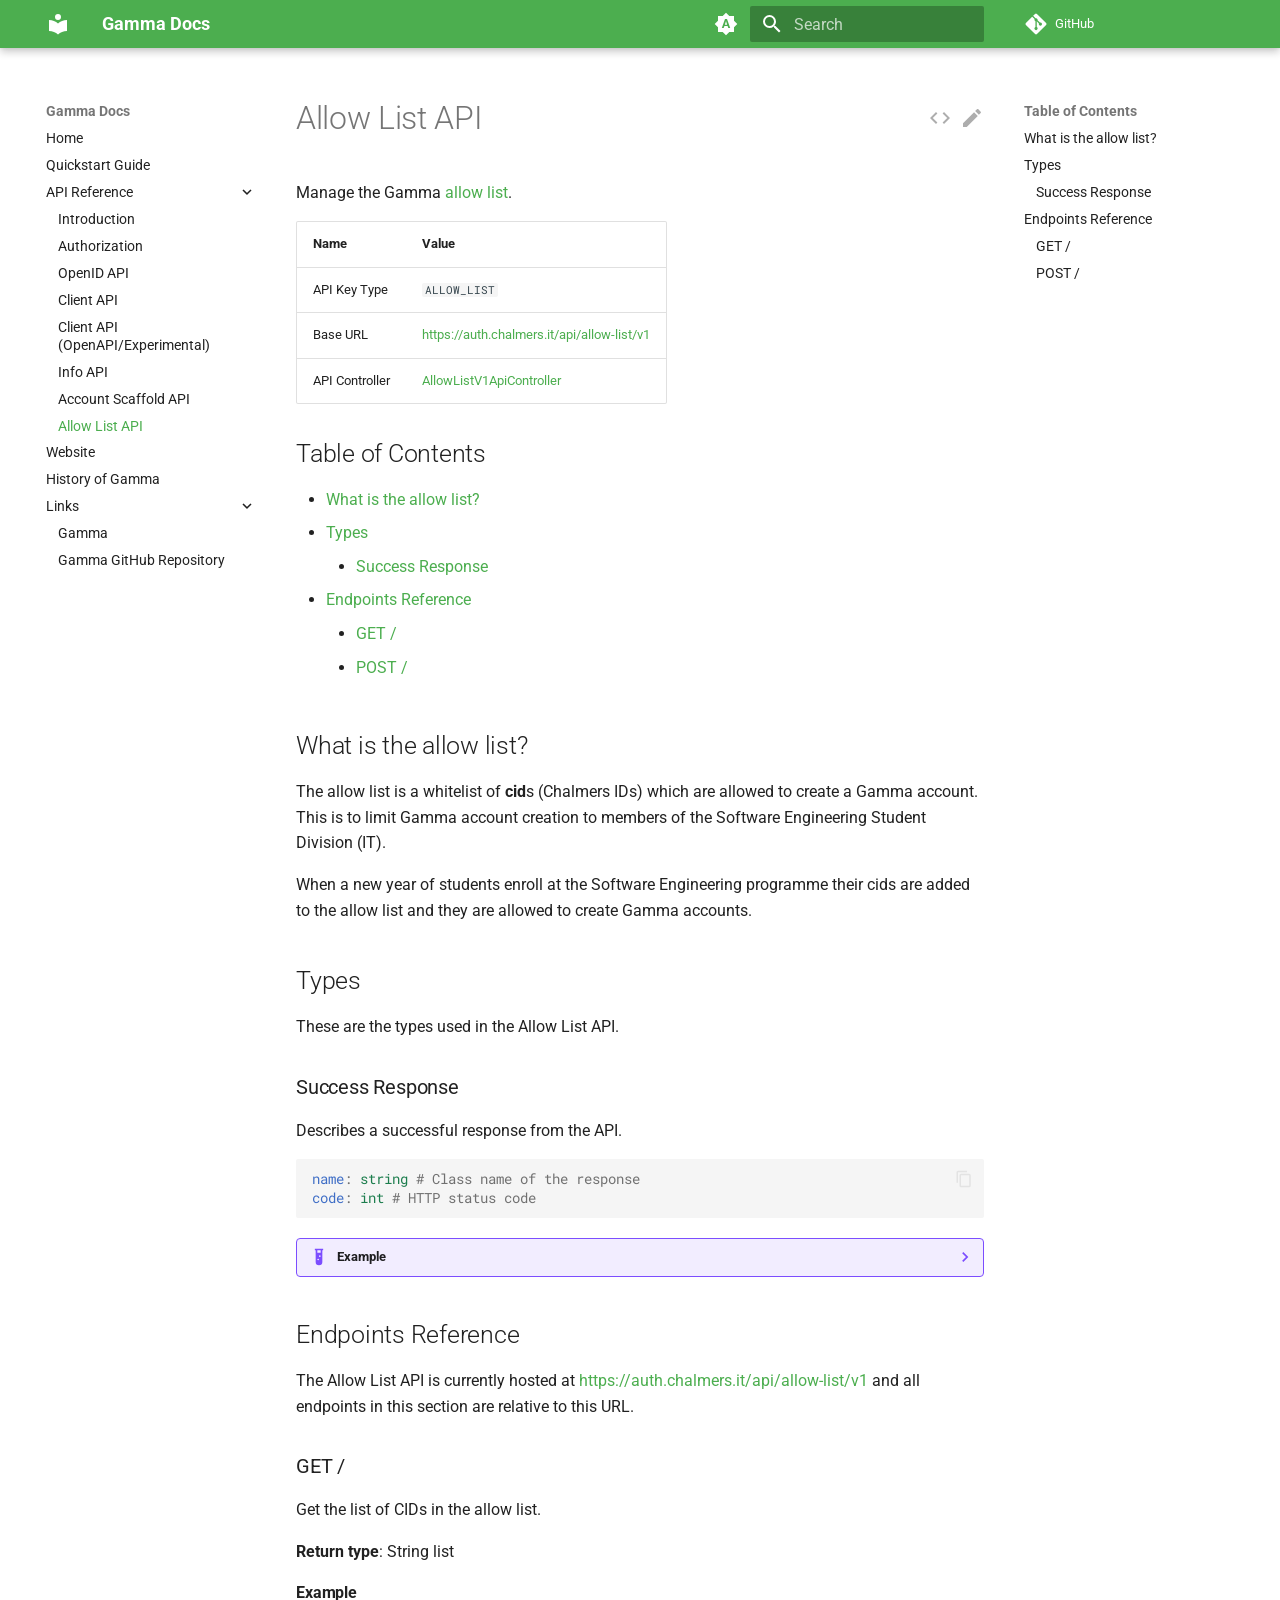
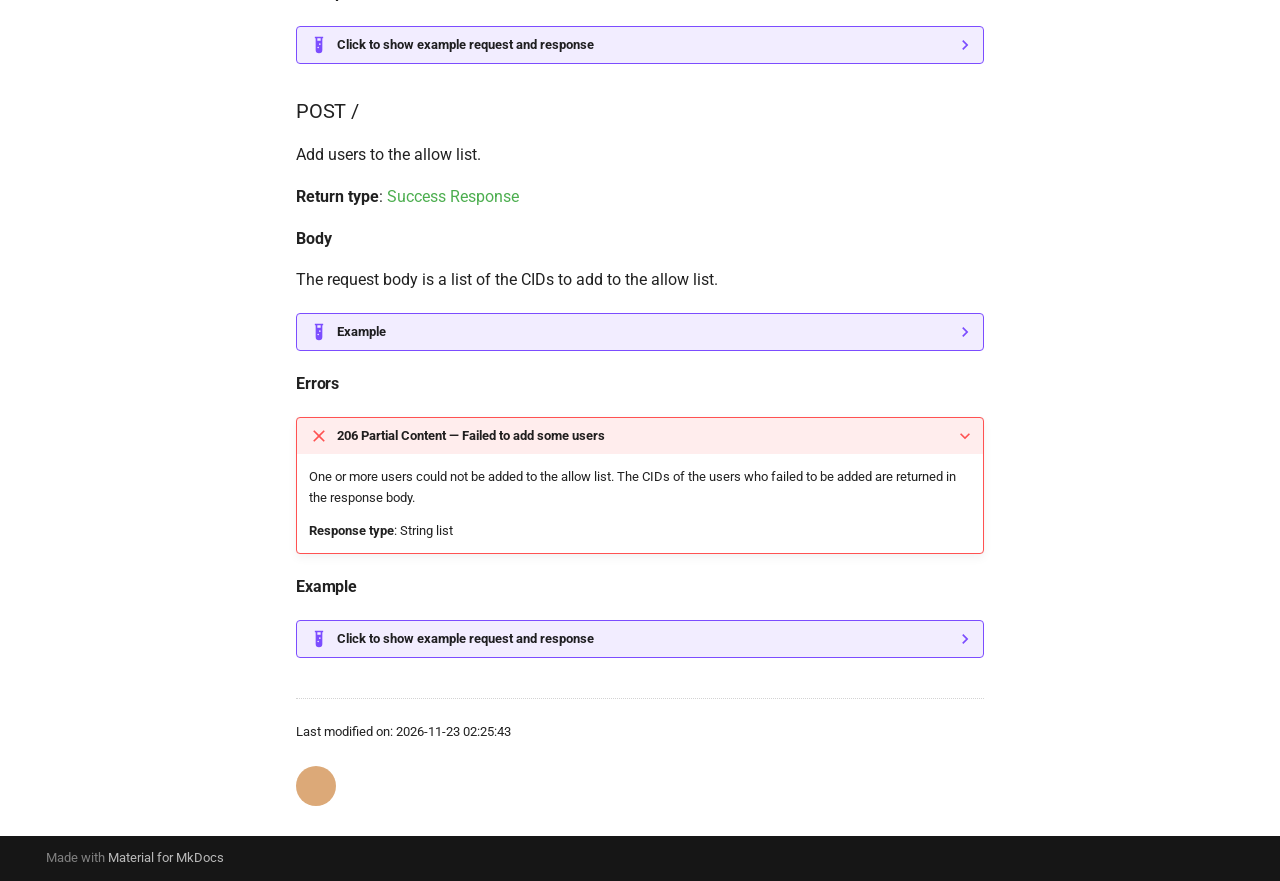
<file: api/allow-list-api/index.html>
<!DOCTYPE html><html lang="en" class="no-js"><head>
    
      <meta charset="utf-8">
      <meta name="viewport" content="width=device-width,initial-scale=1">
      
        <meta name="description" content="Documentation for Gamma, the authentication and authorization service for the Software Engineering Student Division (IT) at Chalmers.">
      
      
      
        <link rel="canonical" href="https://gamma-docs.olillin.com/api/allow-list-api/">
      
      
        <link rel="prev" href="../account-scaffold-api/">
      
      
        <link rel="next" href="../../website/">
      
      
      <link rel="icon" href="../../assets/images/favicon.png">
      <meta name="generator" content="mkdocs-1.5.3, mkdocs-material-9.5.17">
    
    
      
        <title>Allow List API - Gamma Docs</title>
      
    
    
      <link rel="stylesheet" href="../../assets/stylesheets/main.bcfcd587.min.css">
      
        
        <link rel="stylesheet" href="../../assets/stylesheets/palette.06af60db.min.css">
      
      


    
    
      
    
    
      
        
        
        <link rel="preconnect" href="https://fonts.gstatic.com" crossorigin="">
        <link rel="stylesheet" href="https://fonts.googleapis.com/css?family=Roboto:300,300i,400,400i,700,700i%7CRoboto+Mono:400,400i,700,700i&amp;display=fallback">
        <style>:root{--md-text-font:"Roboto";--md-code-font:"Roboto Mono"}</style>
      
    
    
      <link rel="stylesheet" href="../../css/critic.css">
    
      <link rel="stylesheet" href="../../css/neoteroi-mkdocs.css">
    
      <link rel="stylesheet" href="../../css/toc.css">
    
    <script>__md_scope=new URL("../..",location),__md_hash=e=>[...e].reduce((e,_)=>(e<<5)-e+_.charCodeAt(0),0),__md_get=(e,_=localStorage,t=__md_scope)=>JSON.parse(_.getItem(t.pathname+"."+e)),__md_set=(e,_,t=localStorage,a=__md_scope)=>{try{t.setItem(a.pathname+"."+e,JSON.stringify(_))}catch(e){}}</script>
    
      

    
    
    
  <link href="../../assets/stylesheets/glightbox.min.css" rel="stylesheet"><script src="../../assets/javascripts/glightbox.min.js"></script><style id="glightbox-style">
            html.glightbox-open { overflow: initial; height: 100%; }
            .gslide-title { margin-top: 0px; user-select: text; }
            .gslide-desc { color: #666; user-select: text; }
            .gslide-image img { background: white; }
            .gscrollbar-fixer { padding-right: 15px; }
            .gdesc-inner { font-size: 0.75rem; }
            body[data-md-color-scheme="slate"] .gdesc-inner { background: var(--md-default-bg-color); }
            body[data-md-color-scheme="slate"] .gslide-title { color: var(--md-default-fg-color); }
            body[data-md-color-scheme="slate"] .gslide-desc { color: var(--md-default-fg-color); }
        </style></head>
  
  
    
    
      
    
    
    
    
    <body dir="ltr" data-md-color-scheme="default" data-md-color-primary="green" data-md-color-accent="indigo">
  
    
    <input class="md-toggle" data-md-toggle="drawer" type="checkbox" id="__drawer" autocomplete="off">
    <input class="md-toggle" data-md-toggle="search" type="checkbox" id="__search" autocomplete="off">
    <label class="md-overlay" for="__drawer"></label>
    <div data-md-component="skip">
      
        
        <a href="#what-is-the-allow-list" class="md-skip">
          Skip to content
        </a>
      
    </div>
    <div data-md-component="announce">
      
    </div>
    
    
      

  

<header class="md-header md-header--shadow" data-md-component="header">
  <nav class="md-header__inner md-grid" aria-label="Header">
    <a href="../.." title="Gamma Docs" class="md-header__button md-logo" aria-label="Gamma Docs" data-md-component="logo">
      
  
  <svg xmlns="http://www.w3.org/2000/svg" viewBox="0 0 24 24"><path d="M12 8a3 3 0 0 0 3-3 3 3 0 0 0-3-3 3 3 0 0 0-3 3 3 3 0 0 0 3 3m0 3.54C9.64 9.35 6.5 8 3 8v11c3.5 0 6.64 1.35 9 3.54 2.36-2.19 5.5-3.54 9-3.54V8c-3.5 0-6.64 1.35-9 3.54Z"></path></svg>

    </a>
    <label class="md-header__button md-icon" for="__drawer">
      
      <svg xmlns="http://www.w3.org/2000/svg" viewBox="0 0 24 24"><path d="M3 6h18v2H3V6m0 5h18v2H3v-2m0 5h18v2H3v-2Z"></path></svg>
    </label>
    <div class="md-header__title" data-md-component="header-title">
      <div class="md-header__ellipsis">
        <div class="md-header__topic">
          <span class="md-ellipsis">
            Gamma Docs
          </span>
        </div>
        <div class="md-header__topic" data-md-component="header-topic">
          <span class="md-ellipsis">
            
              Allow List API
            
          </span>
        </div>
      </div>
    </div>
    
      
        <form class="md-header__option" data-md-component="palette">
  
    
    
    
    <input class="md-option" data-md-color-media="(prefers-color-scheme)" data-md-color-scheme="default" data-md-color-primary="green" data-md-color-accent="indigo" aria-label="Switch to light mode" type="radio" name="__palette" id="__palette_0">
    
      <label class="md-header__button md-icon" title="Switch to light mode" for="__palette_1" hidden="">
        <svg xmlns="http://www.w3.org/2000/svg" viewBox="0 0 24 24"><path d="m14.3 16-.7-2h-3.2l-.7 2H7.8L11 7h2l3.2 9h-1.9M20 8.69V4h-4.69L12 .69 8.69 4H4v4.69L.69 12 4 15.31V20h4.69L12 23.31 15.31 20H20v-4.69L23.31 12 20 8.69m-9.15 3.96h2.3L12 9l-1.15 3.65Z"></path></svg>
      </label>
    
  
    
    
    
    <input class="md-option" data-md-color-media="(prefers-color-scheme: light)" data-md-color-scheme="default" data-md-color-primary="green" data-md-color-accent="indigo" aria-label="Switch to dark mode" type="radio" name="__palette" id="__palette_1">
    
      <label class="md-header__button md-icon" title="Switch to dark mode" for="__palette_2" hidden="">
        <svg xmlns="http://www.w3.org/2000/svg" viewBox="0 0 24 24"><path d="M12 8a4 4 0 0 0-4 4 4 4 0 0 0 4 4 4 4 0 0 0 4-4 4 4 0 0 0-4-4m0 10a6 6 0 0 1-6-6 6 6 0 0 1 6-6 6 6 0 0 1 6 6 6 6 0 0 1-6 6m8-9.31V4h-4.69L12 .69 8.69 4H4v4.69L.69 12 4 15.31V20h4.69L12 23.31 15.31 20H20v-4.69L23.31 12 20 8.69Z"></path></svg>
      </label>
    
  
    
    
    
    <input class="md-option" data-md-color-media="(prefers-color-scheme: dark)" data-md-color-scheme="slate" data-md-color-primary="green" data-md-color-accent="indigo" aria-label="Switch to light mode" type="radio" name="__palette" id="__palette_2">
    
      <label class="md-header__button md-icon" title="Switch to light mode" for="__palette_0" hidden="">
        <svg xmlns="http://www.w3.org/2000/svg" viewBox="0 0 24 24"><path d="M12 18c-.89 0-1.74-.2-2.5-.55C11.56 16.5 13 14.42 13 12c0-2.42-1.44-4.5-3.5-5.45C10.26 6.2 11.11 6 12 6a6 6 0 0 1 6 6 6 6 0 0 1-6 6m8-9.31V4h-4.69L12 .69 8.69 4H4v4.69L.69 12 4 15.31V20h4.69L12 23.31 15.31 20H20v-4.69L23.31 12 20 8.69Z"></path></svg>
      </label>
    
  
</form>
      
    
    
      <script>var media,input,key,value,palette=__md_get("__palette");if(palette&&palette.color){"(prefers-color-scheme)"===palette.color.media&&(media=matchMedia("(prefers-color-scheme: light)"),input=document.querySelector(media.matches?"[data-md-color-media='(prefers-color-scheme: light)']":"[data-md-color-media='(prefers-color-scheme: dark)']"),palette.color.media=input.getAttribute("data-md-color-media"),palette.color.scheme=input.getAttribute("data-md-color-scheme"),palette.color.primary=input.getAttribute("data-md-color-primary"),palette.color.accent=input.getAttribute("data-md-color-accent"));for([key,value]of Object.entries(palette.color))document.body.setAttribute("data-md-color-"+key,value)}</script>
    
    
    
      <label class="md-header__button md-icon" for="__search">
        
        <svg xmlns="http://www.w3.org/2000/svg" viewBox="0 0 24 24"><path d="M9.5 3A6.5 6.5 0 0 1 16 9.5c0 1.61-.59 3.09-1.56 4.23l.27.27h.79l5 5-1.5 1.5-5-5v-.79l-.27-.27A6.516 6.516 0 0 1 9.5 16 6.5 6.5 0 0 1 3 9.5 6.5 6.5 0 0 1 9.5 3m0 2C7 5 5 7 5 9.5S7 14 9.5 14 14 12 14 9.5 12 5 9.5 5Z"></path></svg>
      </label>
      <div class="md-search" data-md-component="search" role="dialog">
  <label class="md-search__overlay" for="__search"></label>
  <div class="md-search__inner" role="search">
    <form class="md-search__form" name="search">
      <input type="text" class="md-search__input" name="query" aria-label="Search" placeholder="Search" autocapitalize="off" autocorrect="off" autocomplete="off" spellcheck="false" data-md-component="search-query" required="">
      <label class="md-search__icon md-icon" for="__search">
        
        <svg xmlns="http://www.w3.org/2000/svg" viewBox="0 0 24 24"><path d="M9.5 3A6.5 6.5 0 0 1 16 9.5c0 1.61-.59 3.09-1.56 4.23l.27.27h.79l5 5-1.5 1.5-5-5v-.79l-.27-.27A6.516 6.516 0 0 1 9.5 16 6.5 6.5 0 0 1 3 9.5 6.5 6.5 0 0 1 9.5 3m0 2C7 5 5 7 5 9.5S7 14 9.5 14 14 12 14 9.5 12 5 9.5 5Z"></path></svg>
        
        <svg xmlns="http://www.w3.org/2000/svg" viewBox="0 0 24 24"><path d="M20 11v2H8l5.5 5.5-1.42 1.42L4.16 12l7.92-7.92L13.5 5.5 8 11h12Z"></path></svg>
      </label>
      <nav class="md-search__options" aria-label="Search">
        
        <button type="reset" class="md-search__icon md-icon" title="Clear" aria-label="Clear" tabindex="-1">
          
          <svg xmlns="http://www.w3.org/2000/svg" viewBox="0 0 24 24"><path d="M19 6.41 17.59 5 12 10.59 6.41 5 5 6.41 10.59 12 5 17.59 6.41 19 12 13.41 17.59 19 19 17.59 13.41 12 19 6.41Z"></path></svg>
        </button>
      </nav>
      
    </form>
    <div class="md-search__output">
      <div class="md-search__scrollwrap" data-md-scrollfix="">
        <div class="md-search-result" data-md-component="search-result">
          <div class="md-search-result__meta">
            Initializing search
          </div>
          <ol class="md-search-result__list" role="presentation"></ol>
        </div>
      </div>
    </div>
  </div>
</div>
    
    
      <div class="md-header__source">
        <a href="https://github.com/olillin/gamma-docs" title="Go to repository" class="md-source" data-md-component="source">
  <div class="md-source__icon md-icon">
    
    <svg xmlns="http://www.w3.org/2000/svg" viewBox="0 0 448 512"><!--! Font Awesome Free 6.5.1 by @fontawesome - https://fontawesome.com License - https://fontawesome.com/license/free (Icons: CC BY 4.0, Fonts: SIL OFL 1.1, Code: MIT License) Copyright 2023 Fonticons, Inc.--><path d="M439.55 236.05 244 40.45a28.87 28.87 0 0 0-40.81 0l-40.66 40.63 51.52 51.52c27.06-9.14 52.68 16.77 43.39 43.68l49.66 49.66c34.23-11.8 61.18 31 35.47 56.69-26.49 26.49-70.21-2.87-56-37.34L240.22 199v121.85c25.3 12.54 22.26 41.85 9.08 55a34.34 34.34 0 0 1-48.55 0c-17.57-17.6-11.07-46.91 11.25-56v-123c-20.8-8.51-24.6-30.74-18.64-45L142.57 101 8.45 235.14a28.86 28.86 0 0 0 0 40.81l195.61 195.6a28.86 28.86 0 0 0 40.8 0l194.69-194.69a28.86 28.86 0 0 0 0-40.81z"></path></svg>
  </div>
  <div class="md-source__repository">
    GitHub
  </div>
</a>
      </div>
    
  </nav>
  
</header>
    
    <div class="md-container" data-md-component="container">
      
      
        
          
        
      
      <main class="md-main" data-md-component="main">
        <div class="md-main__inner md-grid">
          
            
              
              <div class="md-sidebar md-sidebar--primary" data-md-component="sidebar" data-md-type="navigation">
                <div class="md-sidebar__scrollwrap">
                  <div class="md-sidebar__inner">
                    



<nav class="md-nav md-nav--primary" aria-label="Navigation" data-md-level="0">
  <label class="md-nav__title" for="__drawer">
    <a href="../.." title="Gamma Docs" class="md-nav__button md-logo" aria-label="Gamma Docs" data-md-component="logo">
      
  
  <svg xmlns="http://www.w3.org/2000/svg" viewBox="0 0 24 24"><path d="M12 8a3 3 0 0 0 3-3 3 3 0 0 0-3-3 3 3 0 0 0-3 3 3 3 0 0 0 3 3m0 3.54C9.64 9.35 6.5 8 3 8v11c3.5 0 6.64 1.35 9 3.54 2.36-2.19 5.5-3.54 9-3.54V8c-3.5 0-6.64 1.35-9 3.54Z"></path></svg>

    </a>
    Gamma Docs
  </label>
  
    <div class="md-nav__source">
      <a href="https://github.com/olillin/gamma-docs" title="Go to repository" class="md-source" data-md-component="source">
  <div class="md-source__icon md-icon">
    
    <svg xmlns="http://www.w3.org/2000/svg" viewBox="0 0 448 512"><!--! Font Awesome Free 6.5.1 by @fontawesome - https://fontawesome.com License - https://fontawesome.com/license/free (Icons: CC BY 4.0, Fonts: SIL OFL 1.1, Code: MIT License) Copyright 2023 Fonticons, Inc.--><path d="M439.55 236.05 244 40.45a28.87 28.87 0 0 0-40.81 0l-40.66 40.63 51.52 51.52c27.06-9.14 52.68 16.77 43.39 43.68l49.66 49.66c34.23-11.8 61.18 31 35.47 56.69-26.49 26.49-70.21-2.87-56-37.34L240.22 199v121.85c25.3 12.54 22.26 41.85 9.08 55a34.34 34.34 0 0 1-48.55 0c-17.57-17.6-11.07-46.91 11.25-56v-123c-20.8-8.51-24.6-30.74-18.64-45L142.57 101 8.45 235.14a28.86 28.86 0 0 0 0 40.81l195.61 195.6a28.86 28.86 0 0 0 40.8 0l194.69-194.69a28.86 28.86 0 0 0 0-40.81z"></path></svg>
  </div>
  <div class="md-source__repository">
    GitHub
  </div>
</a>
    </div>
  
  <ul class="md-nav__list" data-md-scrollfix="">
    
      
      
  
  
  
  
    <li class="md-nav__item">
      <a href="../.." class="md-nav__link">
        
  
  <span class="md-ellipsis">
    Home
  </span>
  

      </a>
    </li>
  

    
      
      
  
  
  
  
    <li class="md-nav__item">
      <a href="../../quickstart/" class="md-nav__link">
        
  
  <span class="md-ellipsis">
    Quickstart Guide
  </span>
  

      </a>
    </li>
  

    
      
      
  
  
    
  
  
  
    
    
    
    
    <li class="md-nav__item md-nav__item--active md-nav__item--nested">
      
        
        
        <input class="md-nav__toggle md-toggle " type="checkbox" id="__nav_3" checked="">
        
          
          <label class="md-nav__link" for="__nav_3" id="__nav_3_label" tabindex="0">
            
  
  <span class="md-ellipsis">
    API Reference
  </span>
  

            <span class="md-nav__icon md-icon"></span>
          </label>
        
        <nav class="md-nav" data-md-level="1" aria-labelledby="__nav_3_label" aria-expanded="true">
          <label class="md-nav__title" for="__nav_3">
            <span class="md-nav__icon md-icon"></span>
            API Reference
          </label>
          <ul class="md-nav__list" data-md-scrollfix="">
            
              
                
  
  
  
  
    <li class="md-nav__item">
      <a href="../" class="md-nav__link">
        
  
  <span class="md-ellipsis">
    Introduction
  </span>
  

      </a>
    </li>
  

              
            
              
                
  
  
  
  
    <li class="md-nav__item">
      <a href="../authorization/" class="md-nav__link">
        
  
  <span class="md-ellipsis">
    Authorization
  </span>
  

      </a>
    </li>
  

              
            
              
                
  
  
  
  
    <li class="md-nav__item">
      <a href="../openid/" class="md-nav__link">
        
  
  <span class="md-ellipsis">
    OpenID API
  </span>
  

      </a>
    </li>
  

              
            
              
                
  
  
  
  
    <li class="md-nav__item">
      <a href="../client-api/" class="md-nav__link">
        
  
  <span class="md-ellipsis">
    Client API
  </span>
  

      </a>
    </li>
  

              
            
              
                
  
  
  
  
    <li class="md-nav__item">
      <a href="../client-api-openapi/" class="md-nav__link">
        
  
  <span class="md-ellipsis">
    Client API (OpenAPI/Experimental)
  </span>
  

      </a>
    </li>
  

              
            
              
                
  
  
  
  
    <li class="md-nav__item">
      <a href="../info-api/" class="md-nav__link">
        
  
  <span class="md-ellipsis">
    Info API
  </span>
  

      </a>
    </li>
  

              
            
              
                
  
  
  
  
    <li class="md-nav__item">
      <a href="../account-scaffold-api/" class="md-nav__link">
        
  
  <span class="md-ellipsis">
    Account Scaffold API
  </span>
  

      </a>
    </li>
  

              
            
              
                
  
  
    
  
  
  
    <li class="md-nav__item md-nav__item--active">
      
      <input class="md-nav__toggle md-toggle" type="checkbox" id="__toc">
      
      
      
        <label class="md-nav__link md-nav__link--active" for="__toc">
          
  
  <span class="md-ellipsis">
    Allow List API
  </span>
  

          <span class="md-nav__icon md-icon"></span>
        </label>
      
      <a href="./" class="md-nav__link md-nav__link--active">
        
  
  <span class="md-ellipsis">
    Allow List API
  </span>
  

      </a>
      
        

  

<nav class="md-nav md-nav--secondary" aria-label="Table of Contents">
  
  
  
  
    <label class="md-nav__title" for="__toc">
      <span class="md-nav__icon md-icon"></span>
      Table of Contents
    </label>
    <ul class="md-nav__list" data-md-component="toc" data-md-scrollfix="">
      
        <li class="md-nav__item">
  <a href="#what-is-the-allow-list" class="md-nav__link">
    <span class="md-ellipsis">
      What is the allow list?
    </span>
  </a>
  
</li>
      
        <li class="md-nav__item">
  <a href="#types" class="md-nav__link">
    <span class="md-ellipsis">
      Types
    </span>
  </a>
  
    <nav class="md-nav" aria-label="Types">
      <ul class="md-nav__list">
        
          <li class="md-nav__item">
  <a href="#success-response" class="md-nav__link">
    <span class="md-ellipsis">
      Success Response
    </span>
  </a>
  
</li>
        
      </ul>
    </nav>
  
</li>
      
        <li class="md-nav__item">
  <a href="#endpoints-reference" class="md-nav__link">
    <span class="md-ellipsis">
      Endpoints Reference
    </span>
  </a>
  
    <nav class="md-nav" aria-label="Endpoints Reference">
      <ul class="md-nav__list">
        
          <li class="md-nav__item">
  <a href="#get" class="md-nav__link">
    <span class="md-ellipsis">
      GET /
    </span>
  </a>
  
</li>
        
          <li class="md-nav__item">
  <a href="#post" class="md-nav__link">
    <span class="md-ellipsis">
      POST /
    </span>
  </a>
  
</li>
        
      </ul>
    </nav>
  
</li>
      
    </ul>
  
</nav>
      
    </li>
  

              
            
          </ul>
        </nav>
      
    </li>
  

    
      
      
  
  
  
  
    <li class="md-nav__item">
      <a href="../../website/" class="md-nav__link">
        
  
  <span class="md-ellipsis">
    Website
  </span>
  

      </a>
    </li>
  

    
      
      
  
  
  
  
    <li class="md-nav__item">
      <a href="../../history/" class="md-nav__link">
        
  
  <span class="md-ellipsis">
    History of Gamma
  </span>
  

      </a>
    </li>
  

    
      
      
  
  
  
  
    
    
    
    
    <li class="md-nav__item md-nav__item--nested">
      
        
        
          
        
        <input class="md-nav__toggle md-toggle md-toggle--indeterminate" type="checkbox" id="__nav_6">
        
          
          <label class="md-nav__link" for="__nav_6" id="__nav_6_label" tabindex="0">
            
  
  <span class="md-ellipsis">
    Links
  </span>
  

            <span class="md-nav__icon md-icon"></span>
          </label>
        
        <nav class="md-nav" data-md-level="1" aria-labelledby="__nav_6_label" aria-expanded="false">
          <label class="md-nav__title" for="__nav_6">
            <span class="md-nav__icon md-icon"></span>
            Links
          </label>
          <ul class="md-nav__list" data-md-scrollfix="">
            
              
                
  
  
  
  
    <li class="md-nav__item">
      <a href="https://auth.chalmers.it" class="md-nav__link">
        
  
  <span class="md-ellipsis">
    Gamma
  </span>
  

      </a>
    </li>
  

              
            
              
                
  
  
  
  
    <li class="md-nav__item">
      <a href="https://github.com/cthit/Gamma" class="md-nav__link">
        
  
  <span class="md-ellipsis">
    Gamma GitHub Repository
  </span>
  

      </a>
    </li>
  

              
            
          </ul>
        </nav>
      
    </li>
  

    
  </ul>
</nav>
                  </div>
                </div>
              </div>
            
            
              
              <div class="md-sidebar md-sidebar--secondary" data-md-component="sidebar" data-md-type="toc">
                <div class="md-sidebar__scrollwrap">
                  <div class="md-sidebar__inner">
                    

  

<nav class="md-nav md-nav--secondary" aria-label="Table of Contents">
  
  
  
  
    <label class="md-nav__title" for="__toc">
      <span class="md-nav__icon md-icon"></span>
      Table of Contents
    </label>
    <ul class="md-nav__list" data-md-component="toc" data-md-scrollfix="">
      
        <li class="md-nav__item">
  <a href="#what-is-the-allow-list" class="md-nav__link">
    <span class="md-ellipsis">
      What is the allow list?
    </span>
  </a>
  
</li>
      
        <li class="md-nav__item">
  <a href="#types" class="md-nav__link">
    <span class="md-ellipsis">
      Types
    </span>
  </a>
  
    <nav class="md-nav" aria-label="Types">
      <ul class="md-nav__list">
        
          <li class="md-nav__item">
  <a href="#success-response" class="md-nav__link">
    <span class="md-ellipsis">
      Success Response
    </span>
  </a>
  
</li>
        
      </ul>
    </nav>
  
</li>
      
        <li class="md-nav__item">
  <a href="#endpoints-reference" class="md-nav__link">
    <span class="md-ellipsis">
      Endpoints Reference
    </span>
  </a>
  
    <nav class="md-nav" aria-label="Endpoints Reference">
      <ul class="md-nav__list">
        
          <li class="md-nav__item">
  <a href="#get" class="md-nav__link">
    <span class="md-ellipsis">
      GET /
    </span>
  </a>
  
</li>
        
          <li class="md-nav__item">
  <a href="#post" class="md-nav__link">
    <span class="md-ellipsis">
      POST /
    </span>
  </a>
  
</li>
        
      </ul>
    </nav>
  
</li>
      
    </ul>
  
</nav>
                  </div>
                </div>
              </div>
            
          
          
            <div class="md-content" data-md-component="content">
              <article class="md-content__inner md-typeset">
                
                  

  
    <a href="https://github.com/olillin/gamma-docs/edit/main/docs/api/allow-list-api.md" title="Edit this page" class="md-content__button md-icon">
      
      <svg xmlns="http://www.w3.org/2000/svg" viewBox="0 0 24 24"><path d="M20.71 7.04c.39-.39.39-1.04 0-1.41l-2.34-2.34c-.37-.39-1.02-.39-1.41 0l-1.84 1.83 3.75 3.75M3 17.25V21h3.75L17.81 9.93l-3.75-3.75L3 17.25Z"></path></svg>
    </a>
  
  
    
      
    
    <a href="https://github.com/olillin/gamma-docs/raw/main/docs/api/allow-list-api.md" title="View source of this page" class="md-content__button md-icon">
      
      <svg xmlns="http://www.w3.org/2000/svg" viewBox="0 0 24 24"><path d="m14.6 16.6 4.6-4.6-4.6-4.6L16 6l6 6-6 6-1.4-1.4m-5.2 0L4.8 12l4.6-4.6L8 6l-6 6 6 6 1.4-1.4Z"></path></svg>
    </a>
  


<h1 id="allow-list-api">Allow List API<a class="headerlink" href="#allow-list-api" title="Permanent link">¶</a></h1>
<p>Manage the Gamma <a href="#what-is-the-allow-list">allow list</a>.</p>
<table>
<thead>
<tr>
<th>Name</th>
<th>Value</th>
</tr>
</thead>
<tbody>
<tr>
<td>API Key Type</td>
<td><code>ALLOW_LIST</code></td>
</tr>
<tr>
<td>Base URL</td>
<td><a href="https://auth.chalmers.it/api/allow-list/v1">https://auth.chalmers.it/api/allow-list/v1</a></td>
</tr>
<tr>
<td>API Controller</td>
<td><a href="https://github.com/cthit/Gamma/blob/main/app/src/main/java/it/chalmers/gamma/adapter/primary/api/allowlist/AllowListV1ApiController.java">AllowListV1ApiController</a></td>
</tr>
</tbody>
</table>
<div class="toc"><span class="toctitle">Table of Contents</span><ul>
<li><a href="#what-is-the-allow-list">What is the allow list?</a></li>
<li><a href="#types">Types</a><ul>
<li><a href="#success-response">Success Response</a></li>
</ul>
</li>
<li><a href="#endpoints-reference">Endpoints Reference</a><ul>
<li><a href="#get">GET /</a></li>
<li><a href="#post">POST /</a></li>
</ul>
</li>
</ul>
</div>
<h2 id="what-is-the-allow-list">What is the allow list?<a class="headerlink" href="#what-is-the-allow-list" title="Permanent link">¶</a></h2>
<p>The allow list is a whitelist of <strong>cid</strong>s (Chalmers IDs) which are allowed to
create a Gamma account. This is to limit Gamma account creation to members of
the Software Engineering Student Division (IT).</p>
<p>When a new year of students enroll at the Software Engineering programme their
cids are added to the allow list and they are allowed to create Gamma accounts.</p>
<h2 id="types">Types<a class="headerlink" href="#types" title="Permanent link">¶</a></h2>
<p>These are the types used in the Allow List API.</p>
<h3 id="success-response">Success Response<a class="headerlink" href="#success-response" title="Permanent link">¶</a></h3>
<p>Describes a successful response from the API.</p>
<div class="language-yaml highlight"><pre><span></span><code><span id="__span-0-1"><a id="__codelineno-0-1" name="__codelineno-0-1" href="#__codelineno-0-1"></a><span class="nt">name</span><span class="p">:</span><span class="w"> </span><span class="l l-Scalar l-Scalar-Plain">string</span><span class="w"> </span><span class="c1"># Class name of the response</span>
</span><span id="__span-0-2"><a id="__codelineno-0-2" name="__codelineno-0-2" href="#__codelineno-0-2"></a><span class="nt">code</span><span class="p">:</span><span class="w"> </span><span class="l l-Scalar l-Scalar-Plain">int</span><span class="w"> </span><span class="c1"># HTTP status code</span>
</span></code></pre></div>
<details class="example">
<summary>Example</summary>
<div class="language-json highlight"><pre><span></span><code><span id="__span-1-1"><a id="__codelineno-1-1" name="__codelineno-1-1" href="#__codelineno-1-1"></a><span class="p">{</span>
</span><span id="__span-1-2"><a id="__codelineno-1-2" name="__codelineno-1-2" href="#__codelineno-1-2"></a><span class="w">  </span><span class="nt">"name"</span><span class="p">:</span><span class="w"> </span><span class="s2">"ALLOW_LIST_ADDED_RESPONSE"</span><span class="p">,</span>
</span><span id="__span-1-3"><a id="__codelineno-1-3" name="__codelineno-1-3" href="#__codelineno-1-3"></a><span class="w">  </span><span class="nt">"code"</span><span class="p">:</span><span class="w"> </span><span class="mi">200</span>
</span><span id="__span-1-4"><a id="__codelineno-1-4" name="__codelineno-1-4" href="#__codelineno-1-4"></a><span class="p">}</span>
</span></code></pre></div>
</details>
<h2 id="endpoints-reference">Endpoints Reference<a class="headerlink" href="#endpoints-reference" title="Permanent link">¶</a></h2>
<p>The Allow List API is currently hosted at
<a href="https://auth.chalmers.it/api/allow-list/v1">https://auth.chalmers.it/api/allow-list/v1</a> and all endpoints in this section
are relative to this URL.</p>
<h3 id="get">GET /<a class="headerlink" href="#get" title="Permanent link">¶</a></h3>
<p>Get the list of CIDs in the allow list.</p>
<p><strong>Return type</strong>: String list</p>
<h4 id="example">Example<a class="headerlink" href="#example" title="Permanent link">¶</a></h4>
<details class="example">
<summary>Click to show example request and response</summary>
<h4 id="request">Request<a class="headerlink" href="#request" title="Permanent link">¶</a></h4>
<p><code>GET /</code></p>
<h4 id="response">Response<a class="headerlink" href="#response" title="Permanent link">¶</a></h4>
<div class="language-json highlight"><pre><span></span><code><span id="__span-2-1"><a id="__codelineno-2-1" name="__codelineno-2-1" href="#__codelineno-2-1"></a><span class="p">[</span>
</span><span id="__span-2-2"><a id="__codelineno-2-2" name="__codelineno-2-2" href="#__codelineno-2-2"></a><span class="w">  </span><span class="s2">"janed"</span><span class="p">,</span>
</span><span id="__span-2-3"><a id="__codelineno-2-3" name="__codelineno-2-3" href="#__codelineno-2-3"></a><span class="w">  </span><span class="s2">"smithj"</span>
</span><span id="__span-2-4"><a id="__codelineno-2-4" name="__codelineno-2-4" href="#__codelineno-2-4"></a><span class="p">]</span>
</span></code></pre></div>
</details>
<h3 id="post">POST /<a class="headerlink" href="#post" title="Permanent link">¶</a></h3>
<p>Add users to the allow list.</p>
<p><strong>Return type</strong>: <a href="#success-response">Success Response</a></p>
<h4 id="body">Body<a class="headerlink" href="#body" title="Permanent link">¶</a></h4>
<p>The request body is a list of the CIDs to add to the allow list.</p>
<details class="example">
<summary>Example</summary>
<div class="language-json highlight"><pre><span></span><code><span id="__span-3-1"><a id="__codelineno-3-1" name="__codelineno-3-1" href="#__codelineno-3-1"></a><span class="p">[</span>
</span><span id="__span-3-2"><a id="__codelineno-3-2" name="__codelineno-3-2" href="#__codelineno-3-2"></a><span class="w">  </span><span class="s2">"smithj"</span><span class="p">,</span>
</span><span id="__span-3-3"><a id="__codelineno-3-3" name="__codelineno-3-3" href="#__codelineno-3-3"></a><span class="w">  </span><span class="s2">"bloggsj"</span>
</span><span id="__span-3-4"><a id="__codelineno-3-4" name="__codelineno-3-4" href="#__codelineno-3-4"></a><span class="p">]</span>
</span></code></pre></div>
</details>
<h4 id="errors">Errors<a class="headerlink" href="#errors" title="Permanent link">¶</a></h4>
<details class="failure" open="open">
<summary>206 Partial Content — Failed to add some users</summary>
<p>One or more users could not be added to the allow list. The CIDs of the users
who failed to be added are returned in the response body.</p>
<p><strong>Response type</strong>: String list</p>
</details>
<h4 id="example_1">Example<a class="headerlink" href="#example_1" title="Permanent link">¶</a></h4>
<details class="example">
<summary>Click to show example request and response</summary>
<h4 id="request_1">Request<a class="headerlink" href="#request_1" title="Permanent link">¶</a></h4>
<p><code>POST /</code></p>
<p>Request body:</p>
<div class="language-json highlight"><pre><span></span><code><span id="__span-4-1"><a id="__codelineno-4-1" name="__codelineno-4-1" href="#__codelineno-4-1"></a><span class="p">[</span>
</span><span id="__span-4-2"><a id="__codelineno-4-2" name="__codelineno-4-2" href="#__codelineno-4-2"></a><span class="w">  </span><span class="s2">"smithj"</span><span class="p">,</span>
</span><span id="__span-4-3"><a id="__codelineno-4-3" name="__codelineno-4-3" href="#__codelineno-4-3"></a><span class="w">  </span><span class="s2">"bloggsj"</span>
</span><span id="__span-4-4"><a id="__codelineno-4-4" name="__codelineno-4-4" href="#__codelineno-4-4"></a><span class="p">]</span>
</span></code></pre></div>
<h4 id="response-success">Response (Success)<a class="headerlink" href="#response-success" title="Permanent link">¶</a></h4>
<div class="language-json highlight"><pre><span></span><code><span id="__span-5-1"><a id="__codelineno-5-1" name="__codelineno-5-1" href="#__codelineno-5-1"></a><span class="p">{</span>
</span><span id="__span-5-2"><a id="__codelineno-5-2" name="__codelineno-5-2" href="#__codelineno-5-2"></a><span class="w">  </span><span class="nt">"name"</span><span class="p">:</span><span class="w"> </span><span class="s2">"ALLOW_LIST_ADDED_RESPONSE"</span><span class="p">,</span>
</span><span id="__span-5-3"><a id="__codelineno-5-3" name="__codelineno-5-3" href="#__codelineno-5-3"></a><span class="w">  </span><span class="nt">"code"</span><span class="p">:</span><span class="w"> </span><span class="mi">200</span>
</span><span id="__span-5-4"><a id="__codelineno-5-4" name="__codelineno-5-4" href="#__codelineno-5-4"></a><span class="p">}</span>
</span></code></pre></div>
<h4 id="response-failed">Response (Failed)<a class="headerlink" href="#response-failed" title="Permanent link">¶</a></h4>
<p>HTTP status code: <code>206 Partial Content</code></p>
<div class="language-json highlight"><pre><span></span><code><span id="__span-6-1"><a id="__codelineno-6-1" name="__codelineno-6-1" href="#__codelineno-6-1"></a><span class="p">[</span>
</span><span id="__span-6-2"><a id="__codelineno-6-2" name="__codelineno-6-2" href="#__codelineno-6-2"></a><span class="w">  </span><span class="s2">"smithj"</span>
</span><span id="__span-6-3"><a id="__codelineno-6-3" name="__codelineno-6-3" href="#__codelineno-6-3"></a><span class="p">]</span>
</span></code></pre></div>
</details>
<div class="nt-contribs"><p class="nt-mod-time">Last modified on: 2026-11-23 02:25:43</p><div class="nt-contributors"><div class="nt-contributor image nt-group-0" title="Oli &lt;oli@olillin.com&gt; (1)" style="background-image: url('https://avatars.githubusercontent.com/u/55047947?s=400')"><span class="nt-initials"></span></div></div></div>












                
              </article>
            </div>
          
          
  <script>var tabs=__md_get("__tabs");if(Array.isArray(tabs))e:for(var set of document.querySelectorAll(".tabbed-set")){var tab,labels=set.querySelector(".tabbed-labels");for(tab of tabs)for(var label of labels.getElementsByTagName("label"))if(label.innerText.trim()===tab){var input=document.getElementById(label.htmlFor);input.checked=!0;continue e}}</script>

<script>var target=document.getElementById(location.hash.slice(1));target&&target.name&&(target.checked=target.name.startsWith("__tabbed_"))</script>
        </div>
        
      </main>
      
        <footer class="md-footer">
  
  <div class="md-footer-meta md-typeset">
    <div class="md-footer-meta__inner md-grid">
      <div class="md-copyright">
  
  
    Made with
    <a href="https://squidfunk.github.io/mkdocs-material/" target="_blank" rel="noopener">
      Material for MkDocs
    </a>
  
</div>
      
    </div>
  </div>
</footer>
      
    </div>
    <div class="md-dialog" data-md-component="dialog">
      <div class="md-dialog__inner md-typeset"></div>
    </div>
    
    
    <script id="__config" type="application/json">{"base": "../..", "features": ["content.action.view", "content.action.edit", "content.code.annotate", "content.code.copy", "content.code.select", "content.tabs.link", "navigation.instant", "navigation.expand"], "search": "../../assets/javascripts/workers/search.b8dbb3d2.min.js", "translations": {"clipboard.copied": "Copied to clipboard", "clipboard.copy": "Copy to clipboard", "search.result.more.one": "1 more on this page", "search.result.more.other": "# more on this page", "search.result.none": "No matching documents", "search.result.one": "1 matching document", "search.result.other": "# matching documents", "search.result.placeholder": "Type to start searching", "search.result.term.missing": "Missing", "select.version": "Select version"}}</script>
    
    
      <script src="../../assets/javascripts/bundle.1e8ae164.min.js"></script>
      
    
  
<script id="init-glightbox">const lightbox = GLightbox({"touchNavigation": true, "loop": false, "zoomable": true, "draggable": true, "openEffect": "zoom", "closeEffect": "zoom", "slideEffect": "slide"});
document$.subscribe(()=>{ lightbox.reload(); });
</script></body></html>
</file>
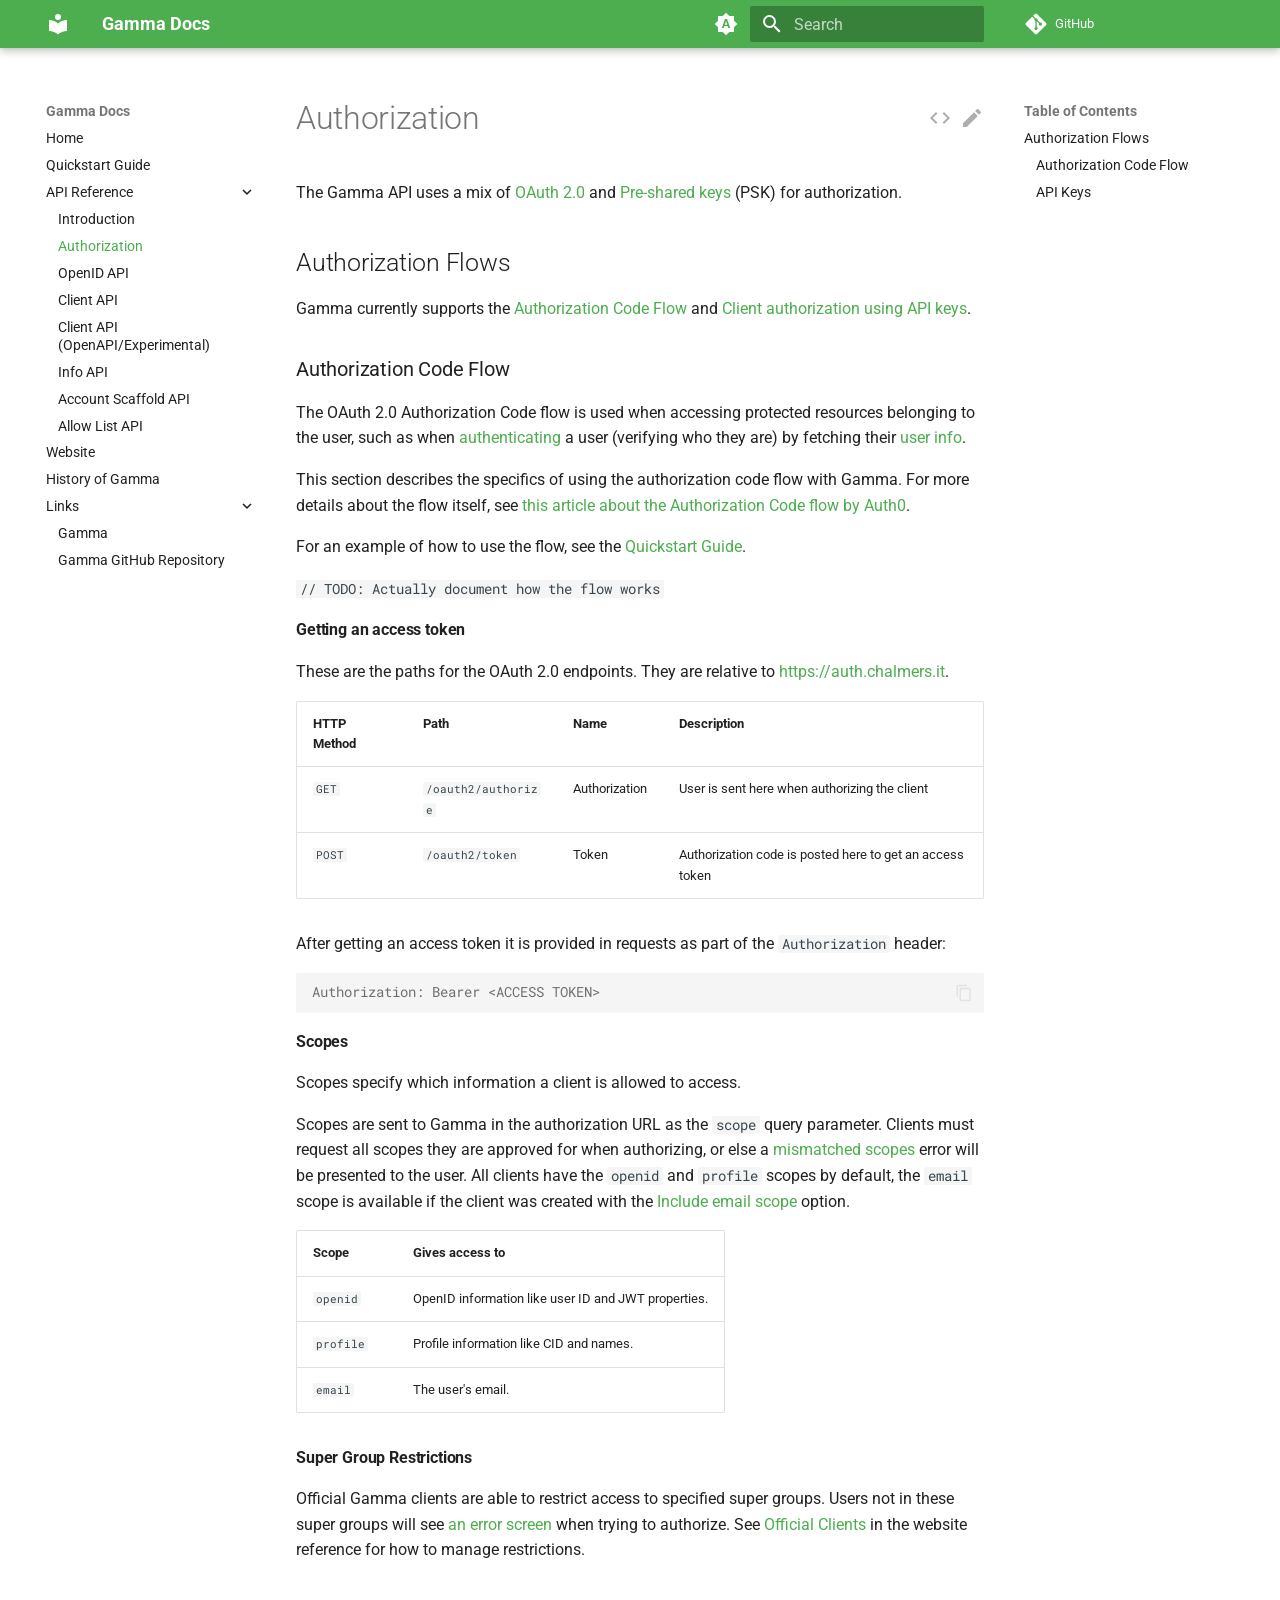
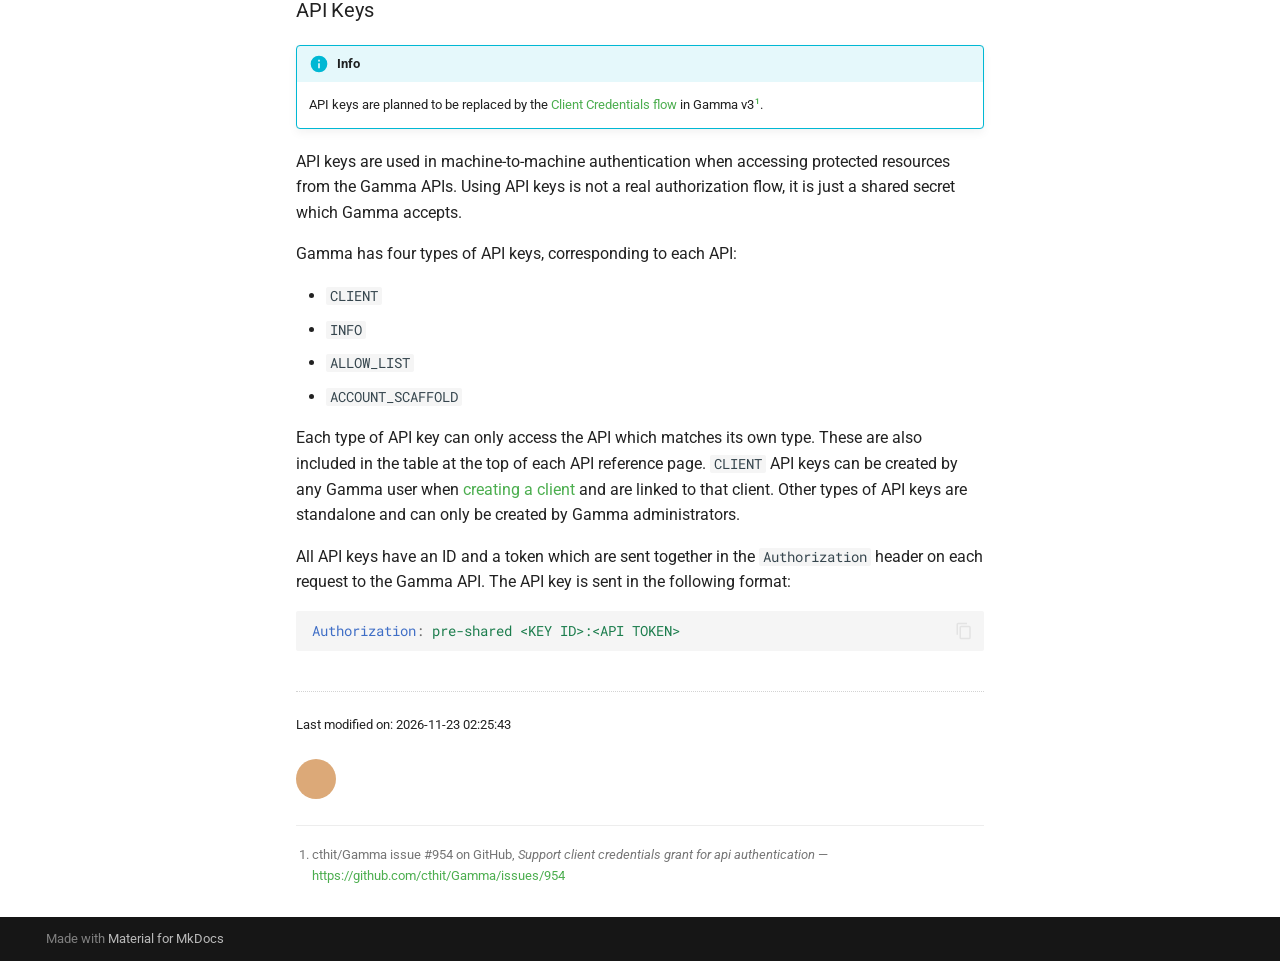
<file: api/authorization/index.html>
<!DOCTYPE html><html lang="en" class="no-js"><head>
    
      <meta charset="utf-8">
      <meta name="viewport" content="width=device-width,initial-scale=1">
      
        <meta name="description" content="Documentation for Gamma, the authentication and authorization service for the Software Engineering Student Division (IT) at Chalmers.">
      
      
      
        <link rel="canonical" href="https://gamma-docs.olillin.com/api/authorization/">
      
      
        <link rel="prev" href="../">
      
      
        <link rel="next" href="../openid/">
      
      
      <link rel="icon" href="../../assets/images/favicon.png">
      <meta name="generator" content="mkdocs-1.5.3, mkdocs-material-9.5.17">
    
    
      
        <title>Authorization - Gamma Docs</title>
      
    
    
      <link rel="stylesheet" href="../../assets/stylesheets/main.bcfcd587.min.css">
      
        
        <link rel="stylesheet" href="../../assets/stylesheets/palette.06af60db.min.css">
      
      


    
    
      
    
    
      
        
        
        <link rel="preconnect" href="https://fonts.gstatic.com" crossorigin="">
        <link rel="stylesheet" href="https://fonts.googleapis.com/css?family=Roboto:300,300i,400,400i,700,700i%7CRoboto+Mono:400,400i,700,700i&amp;display=fallback">
        <style>:root{--md-text-font:"Roboto";--md-code-font:"Roboto Mono"}</style>
      
    
    
      <link rel="stylesheet" href="../../css/critic.css">
    
      <link rel="stylesheet" href="../../css/neoteroi-mkdocs.css">
    
      <link rel="stylesheet" href="../../css/toc.css">
    
    <script>__md_scope=new URL("../..",location),__md_hash=e=>[...e].reduce((e,_)=>(e<<5)-e+_.charCodeAt(0),0),__md_get=(e,_=localStorage,t=__md_scope)=>JSON.parse(_.getItem(t.pathname+"."+e)),__md_set=(e,_,t=localStorage,a=__md_scope)=>{try{t.setItem(a.pathname+"."+e,JSON.stringify(_))}catch(e){}}</script>
    
      

    
    
    
  <link href="../../assets/stylesheets/glightbox.min.css" rel="stylesheet"><script src="../../assets/javascripts/glightbox.min.js"></script><style id="glightbox-style">
            html.glightbox-open { overflow: initial; height: 100%; }
            .gslide-title { margin-top: 0px; user-select: text; }
            .gslide-desc { color: #666; user-select: text; }
            .gslide-image img { background: white; }
            .gscrollbar-fixer { padding-right: 15px; }
            .gdesc-inner { font-size: 0.75rem; }
            body[data-md-color-scheme="slate"] .gdesc-inner { background: var(--md-default-bg-color); }
            body[data-md-color-scheme="slate"] .gslide-title { color: var(--md-default-fg-color); }
            body[data-md-color-scheme="slate"] .gslide-desc { color: var(--md-default-fg-color); }
        </style></head>
  
  
    
    
      
    
    
    
    
    <body dir="ltr" data-md-color-scheme="default" data-md-color-primary="green" data-md-color-accent="indigo">
  
    
    <input class="md-toggle" data-md-toggle="drawer" type="checkbox" id="__drawer" autocomplete="off">
    <input class="md-toggle" data-md-toggle="search" type="checkbox" id="__search" autocomplete="off">
    <label class="md-overlay" for="__drawer"></label>
    <div data-md-component="skip">
      
        
        <a href="#authorization-flows" class="md-skip">
          Skip to content
        </a>
      
    </div>
    <div data-md-component="announce">
      
    </div>
    
    
      

  

<header class="md-header md-header--shadow" data-md-component="header">
  <nav class="md-header__inner md-grid" aria-label="Header">
    <a href="../.." title="Gamma Docs" class="md-header__button md-logo" aria-label="Gamma Docs" data-md-component="logo">
      
  
  <svg xmlns="http://www.w3.org/2000/svg" viewBox="0 0 24 24"><path d="M12 8a3 3 0 0 0 3-3 3 3 0 0 0-3-3 3 3 0 0 0-3 3 3 3 0 0 0 3 3m0 3.54C9.64 9.35 6.5 8 3 8v11c3.5 0 6.64 1.35 9 3.54 2.36-2.19 5.5-3.54 9-3.54V8c-3.5 0-6.64 1.35-9 3.54Z"></path></svg>

    </a>
    <label class="md-header__button md-icon" for="__drawer">
      
      <svg xmlns="http://www.w3.org/2000/svg" viewBox="0 0 24 24"><path d="M3 6h18v2H3V6m0 5h18v2H3v-2m0 5h18v2H3v-2Z"></path></svg>
    </label>
    <div class="md-header__title" data-md-component="header-title">
      <div class="md-header__ellipsis">
        <div class="md-header__topic">
          <span class="md-ellipsis">
            Gamma Docs
          </span>
        </div>
        <div class="md-header__topic" data-md-component="header-topic">
          <span class="md-ellipsis">
            
              Authorization
            
          </span>
        </div>
      </div>
    </div>
    
      
        <form class="md-header__option" data-md-component="palette">
  
    
    
    
    <input class="md-option" data-md-color-media="(prefers-color-scheme)" data-md-color-scheme="default" data-md-color-primary="green" data-md-color-accent="indigo" aria-label="Switch to light mode" type="radio" name="__palette" id="__palette_0">
    
      <label class="md-header__button md-icon" title="Switch to light mode" for="__palette_1" hidden="">
        <svg xmlns="http://www.w3.org/2000/svg" viewBox="0 0 24 24"><path d="m14.3 16-.7-2h-3.2l-.7 2H7.8L11 7h2l3.2 9h-1.9M20 8.69V4h-4.69L12 .69 8.69 4H4v4.69L.69 12 4 15.31V20h4.69L12 23.31 15.31 20H20v-4.69L23.31 12 20 8.69m-9.15 3.96h2.3L12 9l-1.15 3.65Z"></path></svg>
      </label>
    
  
    
    
    
    <input class="md-option" data-md-color-media="(prefers-color-scheme: light)" data-md-color-scheme="default" data-md-color-primary="green" data-md-color-accent="indigo" aria-label="Switch to dark mode" type="radio" name="__palette" id="__palette_1">
    
      <label class="md-header__button md-icon" title="Switch to dark mode" for="__palette_2" hidden="">
        <svg xmlns="http://www.w3.org/2000/svg" viewBox="0 0 24 24"><path d="M12 8a4 4 0 0 0-4 4 4 4 0 0 0 4 4 4 4 0 0 0 4-4 4 4 0 0 0-4-4m0 10a6 6 0 0 1-6-6 6 6 0 0 1 6-6 6 6 0 0 1 6 6 6 6 0 0 1-6 6m8-9.31V4h-4.69L12 .69 8.69 4H4v4.69L.69 12 4 15.31V20h4.69L12 23.31 15.31 20H20v-4.69L23.31 12 20 8.69Z"></path></svg>
      </label>
    
  
    
    
    
    <input class="md-option" data-md-color-media="(prefers-color-scheme: dark)" data-md-color-scheme="slate" data-md-color-primary="green" data-md-color-accent="indigo" aria-label="Switch to light mode" type="radio" name="__palette" id="__palette_2">
    
      <label class="md-header__button md-icon" title="Switch to light mode" for="__palette_0" hidden="">
        <svg xmlns="http://www.w3.org/2000/svg" viewBox="0 0 24 24"><path d="M12 18c-.89 0-1.74-.2-2.5-.55C11.56 16.5 13 14.42 13 12c0-2.42-1.44-4.5-3.5-5.45C10.26 6.2 11.11 6 12 6a6 6 0 0 1 6 6 6 6 0 0 1-6 6m8-9.31V4h-4.69L12 .69 8.69 4H4v4.69L.69 12 4 15.31V20h4.69L12 23.31 15.31 20H20v-4.69L23.31 12 20 8.69Z"></path></svg>
      </label>
    
  
</form>
      
    
    
      <script>var media,input,key,value,palette=__md_get("__palette");if(palette&&palette.color){"(prefers-color-scheme)"===palette.color.media&&(media=matchMedia("(prefers-color-scheme: light)"),input=document.querySelector(media.matches?"[data-md-color-media='(prefers-color-scheme: light)']":"[data-md-color-media='(prefers-color-scheme: dark)']"),palette.color.media=input.getAttribute("data-md-color-media"),palette.color.scheme=input.getAttribute("data-md-color-scheme"),palette.color.primary=input.getAttribute("data-md-color-primary"),palette.color.accent=input.getAttribute("data-md-color-accent"));for([key,value]of Object.entries(palette.color))document.body.setAttribute("data-md-color-"+key,value)}</script>
    
    
    
      <label class="md-header__button md-icon" for="__search">
        
        <svg xmlns="http://www.w3.org/2000/svg" viewBox="0 0 24 24"><path d="M9.5 3A6.5 6.5 0 0 1 16 9.5c0 1.61-.59 3.09-1.56 4.23l.27.27h.79l5 5-1.5 1.5-5-5v-.79l-.27-.27A6.516 6.516 0 0 1 9.5 16 6.5 6.5 0 0 1 3 9.5 6.5 6.5 0 0 1 9.5 3m0 2C7 5 5 7 5 9.5S7 14 9.5 14 14 12 14 9.5 12 5 9.5 5Z"></path></svg>
      </label>
      <div class="md-search" data-md-component="search" role="dialog">
  <label class="md-search__overlay" for="__search"></label>
  <div class="md-search__inner" role="search">
    <form class="md-search__form" name="search">
      <input type="text" class="md-search__input" name="query" aria-label="Search" placeholder="Search" autocapitalize="off" autocorrect="off" autocomplete="off" spellcheck="false" data-md-component="search-query" required="">
      <label class="md-search__icon md-icon" for="__search">
        
        <svg xmlns="http://www.w3.org/2000/svg" viewBox="0 0 24 24"><path d="M9.5 3A6.5 6.5 0 0 1 16 9.5c0 1.61-.59 3.09-1.56 4.23l.27.27h.79l5 5-1.5 1.5-5-5v-.79l-.27-.27A6.516 6.516 0 0 1 9.5 16 6.5 6.5 0 0 1 3 9.5 6.5 6.5 0 0 1 9.5 3m0 2C7 5 5 7 5 9.5S7 14 9.5 14 14 12 14 9.5 12 5 9.5 5Z"></path></svg>
        
        <svg xmlns="http://www.w3.org/2000/svg" viewBox="0 0 24 24"><path d="M20 11v2H8l5.5 5.5-1.42 1.42L4.16 12l7.92-7.92L13.5 5.5 8 11h12Z"></path></svg>
      </label>
      <nav class="md-search__options" aria-label="Search">
        
        <button type="reset" class="md-search__icon md-icon" title="Clear" aria-label="Clear" tabindex="-1">
          
          <svg xmlns="http://www.w3.org/2000/svg" viewBox="0 0 24 24"><path d="M19 6.41 17.59 5 12 10.59 6.41 5 5 6.41 10.59 12 5 17.59 6.41 19 12 13.41 17.59 19 19 17.59 13.41 12 19 6.41Z"></path></svg>
        </button>
      </nav>
      
    </form>
    <div class="md-search__output">
      <div class="md-search__scrollwrap" data-md-scrollfix="">
        <div class="md-search-result" data-md-component="search-result">
          <div class="md-search-result__meta">
            Initializing search
          </div>
          <ol class="md-search-result__list" role="presentation"></ol>
        </div>
      </div>
    </div>
  </div>
</div>
    
    
      <div class="md-header__source">
        <a href="https://github.com/olillin/gamma-docs" title="Go to repository" class="md-source" data-md-component="source">
  <div class="md-source__icon md-icon">
    
    <svg xmlns="http://www.w3.org/2000/svg" viewBox="0 0 448 512"><!--! Font Awesome Free 6.5.1 by @fontawesome - https://fontawesome.com License - https://fontawesome.com/license/free (Icons: CC BY 4.0, Fonts: SIL OFL 1.1, Code: MIT License) Copyright 2023 Fonticons, Inc.--><path d="M439.55 236.05 244 40.45a28.87 28.87 0 0 0-40.81 0l-40.66 40.63 51.52 51.52c27.06-9.14 52.68 16.77 43.39 43.68l49.66 49.66c34.23-11.8 61.18 31 35.47 56.69-26.49 26.49-70.21-2.87-56-37.34L240.22 199v121.85c25.3 12.54 22.26 41.85 9.08 55a34.34 34.34 0 0 1-48.55 0c-17.57-17.6-11.07-46.91 11.25-56v-123c-20.8-8.51-24.6-30.74-18.64-45L142.57 101 8.45 235.14a28.86 28.86 0 0 0 0 40.81l195.61 195.6a28.86 28.86 0 0 0 40.8 0l194.69-194.69a28.86 28.86 0 0 0 0-40.81z"></path></svg>
  </div>
  <div class="md-source__repository">
    GitHub
  </div>
</a>
      </div>
    
  </nav>
  
</header>
    
    <div class="md-container" data-md-component="container">
      
      
        
          
        
      
      <main class="md-main" data-md-component="main">
        <div class="md-main__inner md-grid">
          
            
              
              <div class="md-sidebar md-sidebar--primary" data-md-component="sidebar" data-md-type="navigation">
                <div class="md-sidebar__scrollwrap">
                  <div class="md-sidebar__inner">
                    



<nav class="md-nav md-nav--primary" aria-label="Navigation" data-md-level="0">
  <label class="md-nav__title" for="__drawer">
    <a href="../.." title="Gamma Docs" class="md-nav__button md-logo" aria-label="Gamma Docs" data-md-component="logo">
      
  
  <svg xmlns="http://www.w3.org/2000/svg" viewBox="0 0 24 24"><path d="M12 8a3 3 0 0 0 3-3 3 3 0 0 0-3-3 3 3 0 0 0-3 3 3 3 0 0 0 3 3m0 3.54C9.64 9.35 6.5 8 3 8v11c3.5 0 6.64 1.35 9 3.54 2.36-2.19 5.5-3.54 9-3.54V8c-3.5 0-6.64 1.35-9 3.54Z"></path></svg>

    </a>
    Gamma Docs
  </label>
  
    <div class="md-nav__source">
      <a href="https://github.com/olillin/gamma-docs" title="Go to repository" class="md-source" data-md-component="source">
  <div class="md-source__icon md-icon">
    
    <svg xmlns="http://www.w3.org/2000/svg" viewBox="0 0 448 512"><!--! Font Awesome Free 6.5.1 by @fontawesome - https://fontawesome.com License - https://fontawesome.com/license/free (Icons: CC BY 4.0, Fonts: SIL OFL 1.1, Code: MIT License) Copyright 2023 Fonticons, Inc.--><path d="M439.55 236.05 244 40.45a28.87 28.87 0 0 0-40.81 0l-40.66 40.63 51.52 51.52c27.06-9.14 52.68 16.77 43.39 43.68l49.66 49.66c34.23-11.8 61.18 31 35.47 56.69-26.49 26.49-70.21-2.87-56-37.34L240.22 199v121.85c25.3 12.54 22.26 41.85 9.08 55a34.34 34.34 0 0 1-48.55 0c-17.57-17.6-11.07-46.91 11.25-56v-123c-20.8-8.51-24.6-30.74-18.64-45L142.57 101 8.45 235.14a28.86 28.86 0 0 0 0 40.81l195.61 195.6a28.86 28.86 0 0 0 40.8 0l194.69-194.69a28.86 28.86 0 0 0 0-40.81z"></path></svg>
  </div>
  <div class="md-source__repository">
    GitHub
  </div>
</a>
    </div>
  
  <ul class="md-nav__list" data-md-scrollfix="">
    
      
      
  
  
  
  
    <li class="md-nav__item">
      <a href="../.." class="md-nav__link">
        
  
  <span class="md-ellipsis">
    Home
  </span>
  

      </a>
    </li>
  

    
      
      
  
  
  
  
    <li class="md-nav__item">
      <a href="../../quickstart/" class="md-nav__link">
        
  
  <span class="md-ellipsis">
    Quickstart Guide
  </span>
  

      </a>
    </li>
  

    
      
      
  
  
    
  
  
  
    
    
    
    
    <li class="md-nav__item md-nav__item--active md-nav__item--nested">
      
        
        
        <input class="md-nav__toggle md-toggle " type="checkbox" id="__nav_3" checked="">
        
          
          <label class="md-nav__link" for="__nav_3" id="__nav_3_label" tabindex="0">
            
  
  <span class="md-ellipsis">
    API Reference
  </span>
  

            <span class="md-nav__icon md-icon"></span>
          </label>
        
        <nav class="md-nav" data-md-level="1" aria-labelledby="__nav_3_label" aria-expanded="true">
          <label class="md-nav__title" for="__nav_3">
            <span class="md-nav__icon md-icon"></span>
            API Reference
          </label>
          <ul class="md-nav__list" data-md-scrollfix="">
            
              
                
  
  
  
  
    <li class="md-nav__item">
      <a href="../" class="md-nav__link">
        
  
  <span class="md-ellipsis">
    Introduction
  </span>
  

      </a>
    </li>
  

              
            
              
                
  
  
    
  
  
  
    <li class="md-nav__item md-nav__item--active">
      
      <input class="md-nav__toggle md-toggle" type="checkbox" id="__toc">
      
      
      
        <label class="md-nav__link md-nav__link--active" for="__toc">
          
  
  <span class="md-ellipsis">
    Authorization
  </span>
  

          <span class="md-nav__icon md-icon"></span>
        </label>
      
      <a href="./" class="md-nav__link md-nav__link--active">
        
  
  <span class="md-ellipsis">
    Authorization
  </span>
  

      </a>
      
        

  

<nav class="md-nav md-nav--secondary" aria-label="Table of Contents">
  
  
  
  
    <label class="md-nav__title" for="__toc">
      <span class="md-nav__icon md-icon"></span>
      Table of Contents
    </label>
    <ul class="md-nav__list" data-md-component="toc" data-md-scrollfix="">
      
        <li class="md-nav__item">
  <a href="#authorization-flows" class="md-nav__link">
    <span class="md-ellipsis">
      Authorization Flows
    </span>
  </a>
  
    <nav class="md-nav" aria-label="Authorization Flows">
      <ul class="md-nav__list">
        
          <li class="md-nav__item">
  <a href="#authorization-code-flow" class="md-nav__link">
    <span class="md-ellipsis">
      Authorization Code Flow
    </span>
  </a>
  
</li>
        
          <li class="md-nav__item">
  <a href="#api-keys" class="md-nav__link">
    <span class="md-ellipsis">
      API Keys
    </span>
  </a>
  
</li>
        
      </ul>
    </nav>
  
</li>
      
    </ul>
  
</nav>
      
    </li>
  

              
            
              
                
  
  
  
  
    <li class="md-nav__item">
      <a href="../openid/" class="md-nav__link">
        
  
  <span class="md-ellipsis">
    OpenID API
  </span>
  

      </a>
    </li>
  

              
            
              
                
  
  
  
  
    <li class="md-nav__item">
      <a href="../client-api/" class="md-nav__link">
        
  
  <span class="md-ellipsis">
    Client API
  </span>
  

      </a>
    </li>
  

              
            
              
                
  
  
  
  
    <li class="md-nav__item">
      <a href="../client-api-openapi/" class="md-nav__link">
        
  
  <span class="md-ellipsis">
    Client API (OpenAPI/Experimental)
  </span>
  

      </a>
    </li>
  

              
            
              
                
  
  
  
  
    <li class="md-nav__item">
      <a href="../info-api/" class="md-nav__link">
        
  
  <span class="md-ellipsis">
    Info API
  </span>
  

      </a>
    </li>
  

              
            
              
                
  
  
  
  
    <li class="md-nav__item">
      <a href="../account-scaffold-api/" class="md-nav__link">
        
  
  <span class="md-ellipsis">
    Account Scaffold API
  </span>
  

      </a>
    </li>
  

              
            
              
                
  
  
  
  
    <li class="md-nav__item">
      <a href="../allow-list-api/" class="md-nav__link">
        
  
  <span class="md-ellipsis">
    Allow List API
  </span>
  

      </a>
    </li>
  

              
            
          </ul>
        </nav>
      
    </li>
  

    
      
      
  
  
  
  
    <li class="md-nav__item">
      <a href="../../website/" class="md-nav__link">
        
  
  <span class="md-ellipsis">
    Website
  </span>
  

      </a>
    </li>
  

    
      
      
  
  
  
  
    <li class="md-nav__item">
      <a href="../../history/" class="md-nav__link">
        
  
  <span class="md-ellipsis">
    History of Gamma
  </span>
  

      </a>
    </li>
  

    
      
      
  
  
  
  
    
    
    
    
    <li class="md-nav__item md-nav__item--nested">
      
        
        
          
        
        <input class="md-nav__toggle md-toggle md-toggle--indeterminate" type="checkbox" id="__nav_6">
        
          
          <label class="md-nav__link" for="__nav_6" id="__nav_6_label" tabindex="0">
            
  
  <span class="md-ellipsis">
    Links
  </span>
  

            <span class="md-nav__icon md-icon"></span>
          </label>
        
        <nav class="md-nav" data-md-level="1" aria-labelledby="__nav_6_label" aria-expanded="false">
          <label class="md-nav__title" for="__nav_6">
            <span class="md-nav__icon md-icon"></span>
            Links
          </label>
          <ul class="md-nav__list" data-md-scrollfix="">
            
              
                
  
  
  
  
    <li class="md-nav__item">
      <a href="https://auth.chalmers.it" class="md-nav__link">
        
  
  <span class="md-ellipsis">
    Gamma
  </span>
  

      </a>
    </li>
  

              
            
              
                
  
  
  
  
    <li class="md-nav__item">
      <a href="https://github.com/cthit/Gamma" class="md-nav__link">
        
  
  <span class="md-ellipsis">
    Gamma GitHub Repository
  </span>
  

      </a>
    </li>
  

              
            
          </ul>
        </nav>
      
    </li>
  

    
  </ul>
</nav>
                  </div>
                </div>
              </div>
            
            
              
              <div class="md-sidebar md-sidebar--secondary" data-md-component="sidebar" data-md-type="toc">
                <div class="md-sidebar__scrollwrap">
                  <div class="md-sidebar__inner">
                    

  

<nav class="md-nav md-nav--secondary" aria-label="Table of Contents">
  
  
  
  
    <label class="md-nav__title" for="__toc">
      <span class="md-nav__icon md-icon"></span>
      Table of Contents
    </label>
    <ul class="md-nav__list" data-md-component="toc" data-md-scrollfix="">
      
        <li class="md-nav__item">
  <a href="#authorization-flows" class="md-nav__link">
    <span class="md-ellipsis">
      Authorization Flows
    </span>
  </a>
  
    <nav class="md-nav" aria-label="Authorization Flows">
      <ul class="md-nav__list">
        
          <li class="md-nav__item">
  <a href="#authorization-code-flow" class="md-nav__link">
    <span class="md-ellipsis">
      Authorization Code Flow
    </span>
  </a>
  
</li>
        
          <li class="md-nav__item">
  <a href="#api-keys" class="md-nav__link">
    <span class="md-ellipsis">
      API Keys
    </span>
  </a>
  
</li>
        
      </ul>
    </nav>
  
</li>
      
    </ul>
  
</nav>
                  </div>
                </div>
              </div>
            
          
          
            <div class="md-content" data-md-component="content">
              <article class="md-content__inner md-typeset">
                
                  

  
    <a href="https://github.com/olillin/gamma-docs/edit/main/docs/api/authorization.md" title="Edit this page" class="md-content__button md-icon">
      
      <svg xmlns="http://www.w3.org/2000/svg" viewBox="0 0 24 24"><path d="M20.71 7.04c.39-.39.39-1.04 0-1.41l-2.34-2.34c-.37-.39-1.02-.39-1.41 0l-1.84 1.83 3.75 3.75M3 17.25V21h3.75L17.81 9.93l-3.75-3.75L3 17.25Z"></path></svg>
    </a>
  
  
    
      
    
    <a href="https://github.com/olillin/gamma-docs/raw/main/docs/api/authorization.md" title="View source of this page" class="md-content__button md-icon">
      
      <svg xmlns="http://www.w3.org/2000/svg" viewBox="0 0 24 24"><path d="m14.6 16.6 4.6-4.6-4.6-4.6L16 6l6 6-6 6-1.4-1.4m-5.2 0L4.8 12l4.6-4.6L8 6l-6 6 6 6 1.4-1.4Z"></path></svg>
    </a>
  


<h1 id="authorization">Authorization<a class="headerlink" href="#authorization" title="Permanent link">¶</a></h1>
<p>The Gamma API uses a mix of
<a href="https://auth0.com/intro-to-iam/what-is-oauth-2">OAuth 2.0</a> and
<a href="https://en.wikipedia.org/wiki/Pre-shared_key">Pre-shared keys</a> (PSK) for
authorization.</p>
<h2 id="authorization-flows">Authorization Flows<a class="headerlink" href="#authorization-flows" title="Permanent link">¶</a></h2>
<p>Gamma currently supports the <a href="#authorization-code-flow">Authorization Code Flow</a>
and <a href="#client-authorization-using-api-keys">Client authorization using API keys</a>.</p>
<h3 id="authorization-code-flow">Authorization Code Flow<a class="headerlink" href="#authorization-code-flow" title="Permanent link">¶</a></h3>
<p>The OAuth 2.0 Authorization Code flow is used when accessing protected resources
belonging to the user, such as when
<a href="https://auth0.com/docs/get-started/identity-fundamentals/authentication-and-authorization">authenticating</a>
a user (verifying who they are) by fetching their
<a href="../openid/#get-oauth2userinfo">user info</a>.</p>
<p>This section describes the specifics of using the authorization code flow with
Gamma. For more details about the flow itself, see
<a href="https://auth0.com/docs/get-started/authentication-and-authorization-flow/authorization-code-flow">this article about the Authorization Code flow by Auth0</a>.</p>
<p>For an example of how to use the flow, see the
<a href="../../quickstart/">Quickstart Guide</a>.</p>
<p><code>// TODO: Actually document how the flow works</code></p>
<h4 id="getting-an-access-token">Getting an access token<a class="headerlink" href="#getting-an-access-token" title="Permanent link">¶</a></h4>
<p>These are the paths for the OAuth 2.0 endpoints. They are relative to
<a href="https://auth.chalmers.it">https://auth.chalmers.it</a>.</p>
<table>
<thead>
<tr>
<th>HTTP Method</th>
<th>Path</th>
<th>Name</th>
<th>Description</th>
</tr>
</thead>
<tbody>
<tr>
<td><code>GET</code></td>
<td><code>/oauth2/authorize</code></td>
<td>Authorization</td>
<td>User is sent here when authorizing the client</td>
</tr>
<tr>
<td><code>POST</code></td>
<td><code>/oauth2/token</code></td>
<td>Token</td>
<td>Authorization code is posted here to get an access token</td>
</tr>
</tbody>
</table>
<p>After getting an access token it is provided in requests as part of the
<code>Authorization</code> header:</p>
<div class="language-console highlight"><pre><span></span><code><span id="__span-0-1"><a id="__codelineno-0-1" name="__codelineno-0-1" href="#__codelineno-0-1"></a><span class="go">Authorization: Bearer &lt;ACCESS TOKEN&gt;</span>
</span></code></pre></div>
<h4 id="scopes">Scopes<a class="headerlink" href="#scopes" title="Permanent link">¶</a></h4>
<p>Scopes specify which information a client is allowed to access.</p>
<p>Scopes are sent to Gamma in the authorization URL as the <code>scope</code> query
parameter. Clients must request all scopes they are approved for when
authorizing, or else a <a href="../../website/#mismatched-scopes">mismatched scopes</a>
error will be presented to the user. All clients have the <code>openid</code> and <code>profile</code>
scopes by default, the <code>email</code> scope is available if the client was created with
the <a href="../../website/#creating-a-user-client">Include email scope</a> option.</p>
<table>
<thead>
<tr>
<th>Scope</th>
<th>Gives access to</th>
</tr>
</thead>
<tbody>
<tr>
<td><code>openid</code></td>
<td>OpenID information like user ID and JWT properties.</td>
</tr>
<tr>
<td><code>profile</code></td>
<td>Profile information like CID and names.</td>
</tr>
<tr>
<td><code>email</code></td>
<td>The user's email.</td>
</tr>
</tbody>
</table>
<h4 id="super-group-restrictions">Super Group Restrictions<a class="headerlink" href="#super-group-restrictions" title="Permanent link">¶</a></h4>
<p>Official Gamma clients are able to restrict access to specified super groups.
Users not in these super groups will see
<a href="../../website/#missing-access">an error screen</a> when trying to authorize. See
<a href="../../website/#official-clients">Official Clients</a> in the website reference for
how to manage restrictions.</p>
<h3 id="api-keys">API Keys<a class="headerlink" href="#api-keys" title="Permanent link">¶</a></h3>
<div class="admonition info">
<p class="admonition-title">Info</p>
<p>API keys are planned to be replaced by the
<a href="https://auth0.com/docs/get-started/authentication-and-authorization-flow/client-credentials-flow">Client Credentials flow</a>
in Gamma v3<sup id="fnref:1"><a class="footnote-ref" href="#fn:1">1</a></sup>.</p>
</div>
<p>API keys are used in machine-to-machine authentication when accessing protected
resources from the Gamma APIs. Using API keys is not a real authorization flow,
it is just a shared secret which Gamma accepts.</p>
<p>Gamma has four types of API keys, corresponding to each API:</p>
<ul>
<li><code>CLIENT</code></li>
<li><code>INFO</code></li>
<li><code>ALLOW_LIST</code></li>
<li><code>ACCOUNT_SCAFFOLD</code></li>
</ul>
<p>Each type of API key can only access the API which matches its own type. These
are also included in the table at the top of each API reference page. <code>CLIENT</code>
API keys can be created by any Gamma user when
<a href="../../website/#creating-a-user-client">creating a client</a> and are linked to that
client. Other types of API keys are standalone and can only be created by Gamma
administrators.</p>
<p>All API keys have an ID and a token which are sent together in the
<code>Authorization</code> header on each request to the Gamma API. The API key is sent in
the following format:</p>
<div class="language-yaml highlight"><pre><span></span><code><span id="__span-1-1"><a id="__codelineno-1-1" name="__codelineno-1-1" href="#__codelineno-1-1"></a><span class="nt">Authorization</span><span class="p">:</span><span class="w"> </span><span class="l l-Scalar l-Scalar-Plain">pre-shared &lt;KEY ID&gt;:&lt;API TOKEN&gt;</span>
</span></code></pre></div>
<div class="nt-contribs"><p class="nt-mod-time">Last modified on: 2026-11-23 02:25:43</p><div class="nt-contributors"><div class="nt-contributor image nt-group-0" title="Oli &lt;oli@olillin.com&gt; (1)" style="background-image: url('https://avatars.githubusercontent.com/u/55047947?s=400')"><span class="nt-initials"></span></div></div></div>

<div class="footnote">
<hr>
<ol>
<li id="fn:1">
<p>cthit/Gamma issue #954 on GitHub, <em>Support client credentials grant for api
authentication</em> — <a href="https://github.com/cthit/Gamma/issues/954">https://github.com/cthit/Gamma/issues/954</a>&nbsp;<a class="footnote-backref" href="#fnref:1" title="Jump back to footnote 1 in the text">↩</a></p>
</li>
</ol>
</div>












                
              </article>
            </div>
          
          
  <script>var tabs=__md_get("__tabs");if(Array.isArray(tabs))e:for(var set of document.querySelectorAll(".tabbed-set")){var tab,labels=set.querySelector(".tabbed-labels");for(tab of tabs)for(var label of labels.getElementsByTagName("label"))if(label.innerText.trim()===tab){var input=document.getElementById(label.htmlFor);input.checked=!0;continue e}}</script>

<script>var target=document.getElementById(location.hash.slice(1));target&&target.name&&(target.checked=target.name.startsWith("__tabbed_"))</script>
        </div>
        
      </main>
      
        <footer class="md-footer">
  
  <div class="md-footer-meta md-typeset">
    <div class="md-footer-meta__inner md-grid">
      <div class="md-copyright">
  
  
    Made with
    <a href="https://squidfunk.github.io/mkdocs-material/" target="_blank" rel="noopener">
      Material for MkDocs
    </a>
  
</div>
      
    </div>
  </div>
</footer>
      
    </div>
    <div class="md-dialog" data-md-component="dialog">
      <div class="md-dialog__inner md-typeset"></div>
    </div>
    
    
    <script id="__config" type="application/json">{"base": "../..", "features": ["content.action.view", "content.action.edit", "content.code.annotate", "content.code.copy", "content.code.select", "content.tabs.link", "navigation.instant", "navigation.expand"], "search": "../../assets/javascripts/workers/search.b8dbb3d2.min.js", "translations": {"clipboard.copied": "Copied to clipboard", "clipboard.copy": "Copy to clipboard", "search.result.more.one": "1 more on this page", "search.result.more.other": "# more on this page", "search.result.none": "No matching documents", "search.result.one": "1 matching document", "search.result.other": "# matching documents", "search.result.placeholder": "Type to start searching", "search.result.term.missing": "Missing", "select.version": "Select version"}}</script>
    
    
      <script src="../../assets/javascripts/bundle.1e8ae164.min.js"></script>
      
    
  
<script id="init-glightbox">const lightbox = GLightbox({"touchNavigation": true, "loop": false, "zoomable": true, "draggable": true, "openEffect": "zoom", "closeEffect": "zoom", "slideEffect": "slide"});
document$.subscribe(()=>{ lightbox.reload(); });
</script></body></html>
</file>
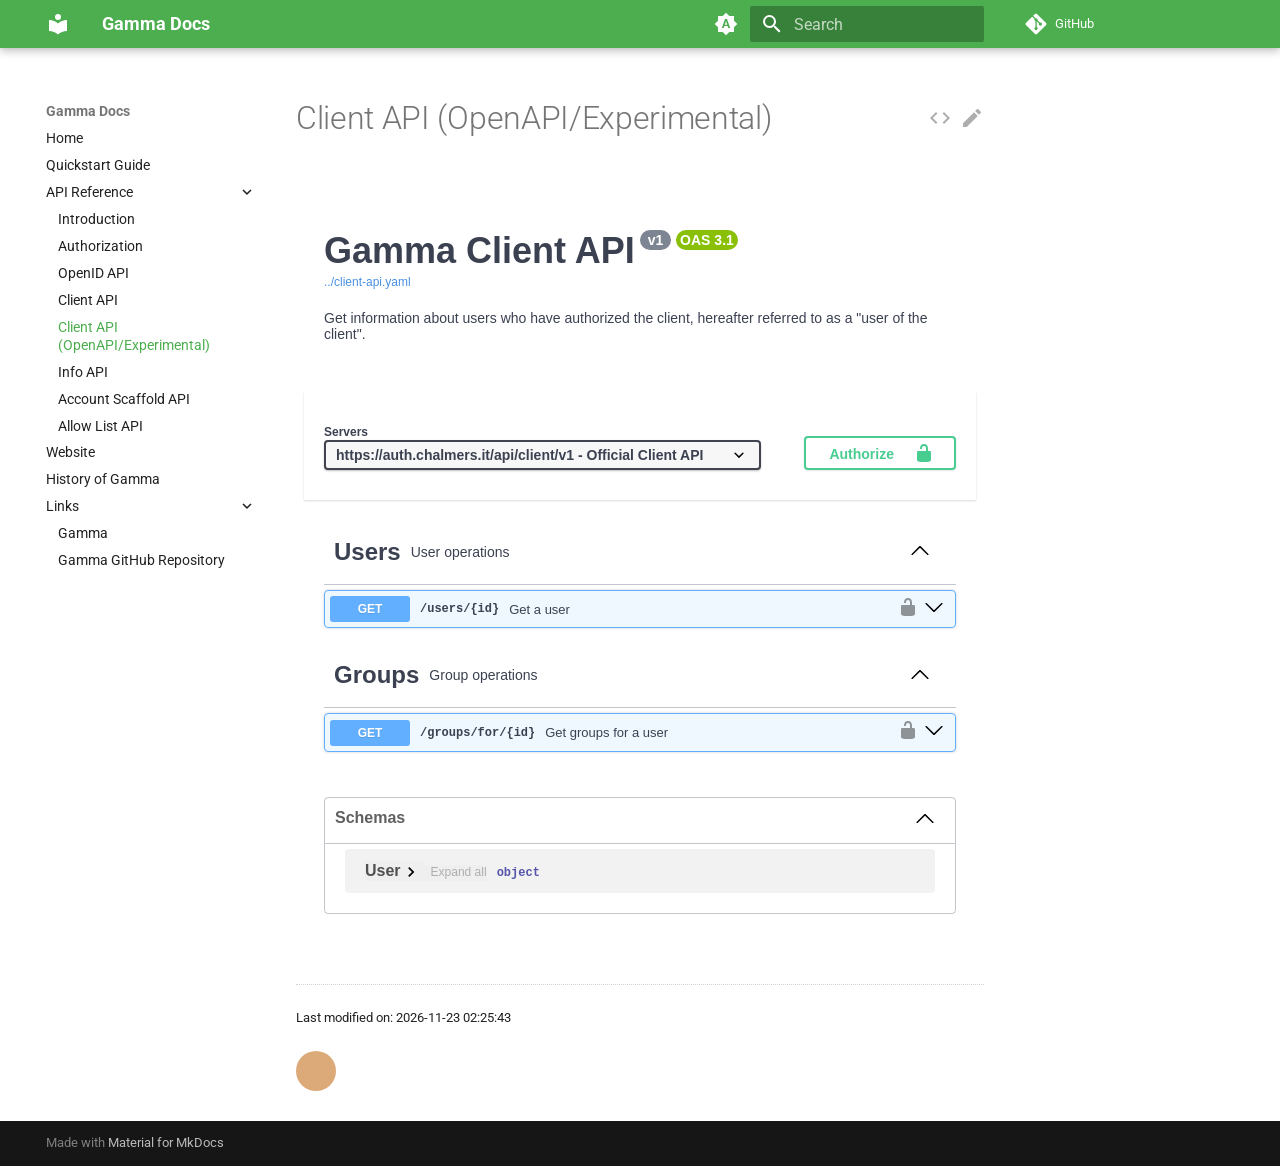
<file: api/client-api-openapi/index.html>
<!DOCTYPE html>
<html class="no-js" lang="en"><head>
<meta charset="utf-8"/>
<meta content="width=device-width,initial-scale=1" name="viewport"/>
<meta content="Documentation for Gamma, the authentication and authorization service for the Software Engineering Student Division (IT) at Chalmers." name="description"/>
<link href="https://gamma-docs.olillin.com/api/client-api-openapi/" rel="canonical"/>
<link href="../client-api/" rel="prev"/>
<link href="../info-api/" rel="next"/>
<link href="../../assets/images/favicon.png" rel="icon"/>
<meta content="mkdocs-1.5.3, mkdocs-material-9.5.17" name="generator"/>
<title>Client API (OpenAPI/Experimental) - Gamma Docs</title>
<link href="../../assets/stylesheets/main.bcfcd587.min.css" rel="stylesheet"/>
<link href="../../assets/stylesheets/palette.06af60db.min.css" rel="stylesheet"/>
<link crossorigin="" href="https://fonts.gstatic.com" rel="preconnect"/>
<link href="https://fonts.googleapis.com/css?family=Roboto:300,300i,400,400i,700,700i%7CRoboto+Mono:400,400i,700,700i&amp;display=fallback" rel="stylesheet"/>
<style>:root{--md-text-font:"Roboto";--md-code-font:"Roboto Mono"}</style>
<link href="../../css/critic.css" rel="stylesheet"/>
<link href="../../css/neoteroi-mkdocs.css" rel="stylesheet"/>
<link href="../../css/toc.css" rel="stylesheet"/>
<script>__md_scope=new URL("../..",location),__md_hash=e=>[...e].reduce((e,_)=>(e<<5)-e+_.charCodeAt(0),0),__md_get=(e,_=localStorage,t=__md_scope)=>JSON.parse(_.getItem(t.pathname+"."+e)),__md_set=(e,_,t=localStorage,a=__md_scope)=>{try{t.setItem(a.pathname+"."+e,JSON.stringify(_))}catch(e){}}</script>
<link href="../../assets/stylesheets/glightbox.min.css" rel="stylesheet"/><script src="../../assets/javascripts/glightbox.min.js"></script><style id="glightbox-style">
            html.glightbox-open { overflow: initial; height: 100%; }
            .gslide-title { margin-top: 0px; user-select: text; }
            .gslide-desc { color: #666; user-select: text; }
            .gslide-image img { background: white; }
            .gscrollbar-fixer { padding-right: 15px; }
            .gdesc-inner { font-size: 0.75rem; }
            body[data-md-color-scheme="slate"] .gdesc-inner { background: var(--md-default-bg-color); }
            body[data-md-color-scheme="slate"] .gslide-title { color: var(--md-default-fg-color); }
            body[data-md-color-scheme="slate"] .gslide-desc { color: var(--md-default-fg-color); }
        </style></head>
<body data-md-color-accent="indigo" data-md-color-primary="green" data-md-color-scheme="default" dir="ltr">
<input autocomplete="off" class="md-toggle" data-md-toggle="drawer" id="__drawer" type="checkbox"/>
<input autocomplete="off" class="md-toggle" data-md-toggle="search" id="__search" type="checkbox"/>
<label class="md-overlay" for="__drawer"></label>
<div data-md-component="skip">
</div>
<div data-md-component="announce">
</div>
<header class="md-header md-header--shadow" data-md-component="header">
<nav aria-label="Header" class="md-header__inner md-grid">
<a aria-label="Gamma Docs" class="md-header__button md-logo" data-md-component="logo" href="../.." title="Gamma Docs">
<svg viewbox="0 0 24 24" xmlns="http://www.w3.org/2000/svg"><path d="M12 8a3 3 0 0 0 3-3 3 3 0 0 0-3-3 3 3 0 0 0-3 3 3 3 0 0 0 3 3m0 3.54C9.64 9.35 6.5 8 3 8v11c3.5 0 6.64 1.35 9 3.54 2.36-2.19 5.5-3.54 9-3.54V8c-3.5 0-6.64 1.35-9 3.54Z"></path></svg>
</a>
<label class="md-header__button md-icon" for="__drawer">
<svg viewbox="0 0 24 24" xmlns="http://www.w3.org/2000/svg"><path d="M3 6h18v2H3V6m0 5h18v2H3v-2m0 5h18v2H3v-2Z"></path></svg>
</label>
<div class="md-header__title" data-md-component="header-title">
<div class="md-header__ellipsis">
<div class="md-header__topic">
<span class="md-ellipsis">
            Gamma Docs
          </span>
</div>
<div class="md-header__topic" data-md-component="header-topic">
<span class="md-ellipsis">
            
              Client API (OpenAPI/Experimental)
            
          </span>
</div>
</div>
</div>
<form class="md-header__option" data-md-component="palette">
<input aria-label="Switch to light mode" class="md-option" data-md-color-accent="indigo" data-md-color-media="(prefers-color-scheme)" data-md-color-primary="green" data-md-color-scheme="default" id="__palette_0" name="__palette" type="radio"/>
<label class="md-header__button md-icon" for="__palette_1" hidden="" title="Switch to light mode">
<svg viewbox="0 0 24 24" xmlns="http://www.w3.org/2000/svg"><path d="m14.3 16-.7-2h-3.2l-.7 2H7.8L11 7h2l3.2 9h-1.9M20 8.69V4h-4.69L12 .69 8.69 4H4v4.69L.69 12 4 15.31V20h4.69L12 23.31 15.31 20H20v-4.69L23.31 12 20 8.69m-9.15 3.96h2.3L12 9l-1.15 3.65Z"></path></svg>
</label>
<input aria-label="Switch to dark mode" class="md-option" data-md-color-accent="indigo" data-md-color-media="(prefers-color-scheme: light)" data-md-color-primary="green" data-md-color-scheme="default" id="__palette_1" name="__palette" type="radio"/>
<label class="md-header__button md-icon" for="__palette_2" hidden="" title="Switch to dark mode">
<svg viewbox="0 0 24 24" xmlns="http://www.w3.org/2000/svg"><path d="M12 8a4 4 0 0 0-4 4 4 4 0 0 0 4 4 4 4 0 0 0 4-4 4 4 0 0 0-4-4m0 10a6 6 0 0 1-6-6 6 6 0 0 1 6-6 6 6 0 0 1 6 6 6 6 0 0 1-6 6m8-9.31V4h-4.69L12 .69 8.69 4H4v4.69L.69 12 4 15.31V20h4.69L12 23.31 15.31 20H20v-4.69L23.31 12 20 8.69Z"></path></svg>
</label>
<input aria-label="Switch to light mode" class="md-option" data-md-color-accent="indigo" data-md-color-media="(prefers-color-scheme: dark)" data-md-color-primary="green" data-md-color-scheme="slate" id="__palette_2" name="__palette" type="radio"/>
<label class="md-header__button md-icon" for="__palette_0" hidden="" title="Switch to light mode">
<svg viewbox="0 0 24 24" xmlns="http://www.w3.org/2000/svg"><path d="M12 18c-.89 0-1.74-.2-2.5-.55C11.56 16.5 13 14.42 13 12c0-2.42-1.44-4.5-3.5-5.45C10.26 6.2 11.11 6 12 6a6 6 0 0 1 6 6 6 6 0 0 1-6 6m8-9.31V4h-4.69L12 .69 8.69 4H4v4.69L.69 12 4 15.31V20h4.69L12 23.31 15.31 20H20v-4.69L23.31 12 20 8.69Z"></path></svg>
</label>
</form>
<script>var media,input,key,value,palette=__md_get("__palette");if(palette&&palette.color){"(prefers-color-scheme)"===palette.color.media&&(media=matchMedia("(prefers-color-scheme: light)"),input=document.querySelector(media.matches?"[data-md-color-media='(prefers-color-scheme: light)']":"[data-md-color-media='(prefers-color-scheme: dark)']"),palette.color.media=input.getAttribute("data-md-color-media"),palette.color.scheme=input.getAttribute("data-md-color-scheme"),palette.color.primary=input.getAttribute("data-md-color-primary"),palette.color.accent=input.getAttribute("data-md-color-accent"));for([key,value]of Object.entries(palette.color))document.body.setAttribute("data-md-color-"+key,value)}</script>
<label class="md-header__button md-icon" for="__search">
<svg viewbox="0 0 24 24" xmlns="http://www.w3.org/2000/svg"><path d="M9.5 3A6.5 6.5 0 0 1 16 9.5c0 1.61-.59 3.09-1.56 4.23l.27.27h.79l5 5-1.5 1.5-5-5v-.79l-.27-.27A6.516 6.516 0 0 1 9.5 16 6.5 6.5 0 0 1 3 9.5 6.5 6.5 0 0 1 9.5 3m0 2C7 5 5 7 5 9.5S7 14 9.5 14 14 12 14 9.5 12 5 9.5 5Z"></path></svg>
</label>
<div class="md-search" data-md-component="search" role="dialog">
<label class="md-search__overlay" for="__search"></label>
<div class="md-search__inner" role="search">
<form class="md-search__form" name="search">
<input aria-label="Search" autocapitalize="off" autocomplete="off" autocorrect="off" class="md-search__input" data-md-component="search-query" name="query" placeholder="Search" required="" spellcheck="false" type="text"/>
<label class="md-search__icon md-icon" for="__search">
<svg viewbox="0 0 24 24" xmlns="http://www.w3.org/2000/svg"><path d="M9.5 3A6.5 6.5 0 0 1 16 9.5c0 1.61-.59 3.09-1.56 4.23l.27.27h.79l5 5-1.5 1.5-5-5v-.79l-.27-.27A6.516 6.516 0 0 1 9.5 16 6.5 6.5 0 0 1 3 9.5 6.5 6.5 0 0 1 9.5 3m0 2C7 5 5 7 5 9.5S7 14 9.5 14 14 12 14 9.5 12 5 9.5 5Z"></path></svg>
<svg viewbox="0 0 24 24" xmlns="http://www.w3.org/2000/svg"><path d="M20 11v2H8l5.5 5.5-1.42 1.42L4.16 12l7.92-7.92L13.5 5.5 8 11h12Z"></path></svg>
</label>
<nav aria-label="Search" class="md-search__options">
<button aria-label="Clear" class="md-search__icon md-icon" tabindex="-1" title="Clear" type="reset">
<svg viewbox="0 0 24 24" xmlns="http://www.w3.org/2000/svg"><path d="M19 6.41 17.59 5 12 10.59 6.41 5 5 6.41 10.59 12 5 17.59 6.41 19 12 13.41 17.59 19 19 17.59 13.41 12 19 6.41Z"></path></svg>
</button>
</nav>
</form>
<div class="md-search__output">
<div class="md-search__scrollwrap" data-md-scrollfix="">
<div class="md-search-result" data-md-component="search-result">
<div class="md-search-result__meta">
            Initializing search
          </div>
<ol class="md-search-result__list" role="presentation"></ol>
</div>
</div>
</div>
</div>
</div>
<div class="md-header__source">
<a class="md-source" data-md-component="source" href="https://github.com/olillin/gamma-docs" title="Go to repository">
<div class="md-source__icon md-icon">
<svg viewbox="0 0 448 512" xmlns="http://www.w3.org/2000/svg"><!--! Font Awesome Free 6.5.1 by @fontawesome - https://fontawesome.com License - https://fontawesome.com/license/free (Icons: CC BY 4.0, Fonts: SIL OFL 1.1, Code: MIT License) Copyright 2023 Fonticons, Inc.--><path d="M439.55 236.05 244 40.45a28.87 28.87 0 0 0-40.81 0l-40.66 40.63 51.52 51.52c27.06-9.14 52.68 16.77 43.39 43.68l49.66 49.66c34.23-11.8 61.18 31 35.47 56.69-26.49 26.49-70.21-2.87-56-37.34L240.22 199v121.85c25.3 12.54 22.26 41.85 9.08 55a34.34 34.34 0 0 1-48.55 0c-17.57-17.6-11.07-46.91 11.25-56v-123c-20.8-8.51-24.6-30.74-18.64-45L142.57 101 8.45 235.14a28.86 28.86 0 0 0 0 40.81l195.61 195.6a28.86 28.86 0 0 0 40.8 0l194.69-194.69a28.86 28.86 0 0 0 0-40.81z"></path></svg>
</div>
<div class="md-source__repository">
    GitHub
  </div>
</a>
</div>
</nav>
</header>
<div class="md-container" data-md-component="container">
<main class="md-main" data-md-component="main">
<div class="md-main__inner md-grid">
<div class="md-sidebar md-sidebar--primary" data-md-component="sidebar" data-md-type="navigation">
<div class="md-sidebar__scrollwrap">
<div class="md-sidebar__inner">
<nav aria-label="Navigation" class="md-nav md-nav--primary" data-md-level="0">
<label class="md-nav__title" for="__drawer">
<a aria-label="Gamma Docs" class="md-nav__button md-logo" data-md-component="logo" href="../.." title="Gamma Docs">
<svg viewbox="0 0 24 24" xmlns="http://www.w3.org/2000/svg"><path d="M12 8a3 3 0 0 0 3-3 3 3 0 0 0-3-3 3 3 0 0 0-3 3 3 3 0 0 0 3 3m0 3.54C9.64 9.35 6.5 8 3 8v11c3.5 0 6.64 1.35 9 3.54 2.36-2.19 5.5-3.54 9-3.54V8c-3.5 0-6.64 1.35-9 3.54Z"></path></svg>
</a>
    Gamma Docs
  </label>
<div class="md-nav__source">
<a class="md-source" data-md-component="source" href="https://github.com/olillin/gamma-docs" title="Go to repository">
<div class="md-source__icon md-icon">
<svg viewbox="0 0 448 512" xmlns="http://www.w3.org/2000/svg"><!--! Font Awesome Free 6.5.1 by @fontawesome - https://fontawesome.com License - https://fontawesome.com/license/free (Icons: CC BY 4.0, Fonts: SIL OFL 1.1, Code: MIT License) Copyright 2023 Fonticons, Inc.--><path d="M439.55 236.05 244 40.45a28.87 28.87 0 0 0-40.81 0l-40.66 40.63 51.52 51.52c27.06-9.14 52.68 16.77 43.39 43.68l49.66 49.66c34.23-11.8 61.18 31 35.47 56.69-26.49 26.49-70.21-2.87-56-37.34L240.22 199v121.85c25.3 12.54 22.26 41.85 9.08 55a34.34 34.34 0 0 1-48.55 0c-17.57-17.6-11.07-46.91 11.25-56v-123c-20.8-8.51-24.6-30.74-18.64-45L142.57 101 8.45 235.14a28.86 28.86 0 0 0 0 40.81l195.61 195.6a28.86 28.86 0 0 0 40.8 0l194.69-194.69a28.86 28.86 0 0 0 0-40.81z"></path></svg>
</div>
<div class="md-source__repository">
    GitHub
  </div>
</a>
</div>
<ul class="md-nav__list" data-md-scrollfix="">
<li class="md-nav__item">
<a class="md-nav__link" href="../..">
<span class="md-ellipsis">
    Home
  </span>
</a>
</li>
<li class="md-nav__item">
<a class="md-nav__link" href="../../quickstart/">
<span class="md-ellipsis">
    Quickstart Guide
  </span>
</a>
</li>
<li class="md-nav__item md-nav__item--active md-nav__item--nested">
<input checked="" class="md-nav__toggle md-toggle" id="__nav_3" type="checkbox"/>
<label class="md-nav__link" for="__nav_3" id="__nav_3_label" tabindex="0">
<span class="md-ellipsis">
    API Reference
  </span>
<span class="md-nav__icon md-icon"></span>
</label>
<nav aria-expanded="true" aria-labelledby="__nav_3_label" class="md-nav" data-md-level="1">
<label class="md-nav__title" for="__nav_3">
<span class="md-nav__icon md-icon"></span>
            API Reference
          </label>
<ul class="md-nav__list" data-md-scrollfix="">
<li class="md-nav__item">
<a class="md-nav__link" href="../">
<span class="md-ellipsis">
    Introduction
  </span>
</a>
</li>
<li class="md-nav__item">
<a class="md-nav__link" href="../authorization/">
<span class="md-ellipsis">
    Authorization
  </span>
</a>
</li>
<li class="md-nav__item">
<a class="md-nav__link" href="../openid/">
<span class="md-ellipsis">
    OpenID API
  </span>
</a>
</li>
<li class="md-nav__item">
<a class="md-nav__link" href="../client-api/">
<span class="md-ellipsis">
    Client API
  </span>
</a>
</li>
<li class="md-nav__item md-nav__item--active">
<input class="md-nav__toggle md-toggle" id="__toc" type="checkbox"/>
<a class="md-nav__link md-nav__link--active" href="./">
<span class="md-ellipsis">
    Client API (OpenAPI/Experimental)
  </span>
</a>
</li>
<li class="md-nav__item">
<a class="md-nav__link" href="../info-api/">
<span class="md-ellipsis">
    Info API
  </span>
</a>
</li>
<li class="md-nav__item">
<a class="md-nav__link" href="../account-scaffold-api/">
<span class="md-ellipsis">
    Account Scaffold API
  </span>
</a>
</li>
<li class="md-nav__item">
<a class="md-nav__link" href="../allow-list-api/">
<span class="md-ellipsis">
    Allow List API
  </span>
</a>
</li>
</ul>
</nav>
</li>
<li class="md-nav__item">
<a class="md-nav__link" href="../../website/">
<span class="md-ellipsis">
    Website
  </span>
</a>
</li>
<li class="md-nav__item">
<a class="md-nav__link" href="../../history/">
<span class="md-ellipsis">
    History of Gamma
  </span>
</a>
</li>
<li class="md-nav__item md-nav__item--nested">
<input class="md-nav__toggle md-toggle md-toggle--indeterminate" id="__nav_6" type="checkbox"/>
<label class="md-nav__link" for="__nav_6" id="__nav_6_label" tabindex="0">
<span class="md-ellipsis">
    Links
  </span>
<span class="md-nav__icon md-icon"></span>
</label>
<nav aria-expanded="false" aria-labelledby="__nav_6_label" class="md-nav" data-md-level="1">
<label class="md-nav__title" for="__nav_6">
<span class="md-nav__icon md-icon"></span>
            Links
          </label>
<ul class="md-nav__list" data-md-scrollfix="">
<li class="md-nav__item">
<a class="md-nav__link" href="https://auth.chalmers.it">
<span class="md-ellipsis">
    Gamma
  </span>
</a>
</li>
<li class="md-nav__item">
<a class="md-nav__link" href="https://github.com/cthit/Gamma">
<span class="md-ellipsis">
    Gamma GitHub Repository
  </span>
</a>
</li>
</ul>
</nav>
</li>
</ul>
</nav>
</div>
</div>
</div>
<div class="md-sidebar md-sidebar--secondary" data-md-component="sidebar" data-md-type="toc">
<div class="md-sidebar__scrollwrap">
<div class="md-sidebar__inner">
<nav aria-label="Table of Contents" class="md-nav md-nav--secondary">
</nav>
</div>
</div>
</div>
<div class="md-content" data-md-component="content">
<article class="md-content__inner md-typeset">
<a class="md-content__button md-icon" href="https://github.com/olillin/gamma-docs/edit/main/docs/api/client-api-openapi.md" title="Edit this page">
<svg viewbox="0 0 24 24" xmlns="http://www.w3.org/2000/svg"><path d="M20.71 7.04c.39-.39.39-1.04 0-1.41l-2.34-2.34c-.37-.39-1.02-.39-1.41 0l-1.84 1.83 3.75 3.75M3 17.25V21h3.75L17.81 9.93l-3.75-3.75L3 17.25Z"></path></svg>
</a>
<a class="md-content__button md-icon" href="https://github.com/olillin/gamma-docs/raw/main/docs/api/client-api-openapi.md" title="View source of this page">
<svg viewbox="0 0 24 24" xmlns="http://www.w3.org/2000/svg"><path d="m14.6 16.6 4.6-4.6-4.6-4.6L16 6l6 6-6 6-1.4-1.4m-5.2 0L4.8 12l4.6-4.6L8 6l-6 6 6 6 1.4-1.4Z"></path></svg>
</a>
<h1 id="client-api-openapiexperimental">Client API (OpenAPI/Experimental)<a class="headerlink" href="#client-api-openapiexperimental" title="Permanent link">¶</a></h1>
<p><iframe class="swagger-ui-iframe" frameborder="0" id="e670a08c" onload="this.style.display = 'block'; this.style.overflow = 'hidden'; this.style.width = '100%';" src="swagger-e670a08c.html" style="display:none;" width="100%"></iframe></p>
<div class="nt-contribs"><p class="nt-mod-time">Last modified on: 2026-11-23 02:25:43</p><div class="nt-contributors"><div class="nt-contributor image nt-group-0" style="background-image: url('https://avatars.githubusercontent.com/u/55047947?s=400')" title="Oli &lt;oli@olillin.com&gt; (1)"><span class="nt-initials"></span></div></div></div>
</article>
</div>
<script>var tabs=__md_get("__tabs");if(Array.isArray(tabs))e:for(var set of document.querySelectorAll(".tabbed-set")){var tab,labels=set.querySelector(".tabbed-labels");for(tab of tabs)for(var label of labels.getElementsByTagName("label"))if(label.innerText.trim()===tab){var input=document.getElementById(label.htmlFor);input.checked=!0;continue e}}</script>
<script>var target=document.getElementById(location.hash.slice(1));target&&target.name&&(target.checked=target.name.startsWith("__tabbed_"))</script>
</div>
</main>
<footer class="md-footer">
<div class="md-footer-meta md-typeset">
<div class="md-footer-meta__inner md-grid">
<div class="md-copyright">
  
  
    Made with
    <a href="https://squidfunk.github.io/mkdocs-material/" rel="noopener" target="_blank">
      Material for MkDocs
    </a>
</div>
</div>
</div>
</footer>
</div>
<div class="md-dialog" data-md-component="dialog">
<div class="md-dialog__inner md-typeset"></div>
</div>
<script id="__config" type="application/json">{"base": "../..", "features": ["content.action.view", "content.action.edit", "content.code.annotate", "content.code.copy", "content.code.select", "content.tabs.link", "navigation.instant", "navigation.expand"], "search": "../../assets/javascripts/workers/search.b8dbb3d2.min.js", "translations": {"clipboard.copied": "Copied to clipboard", "clipboard.copy": "Copy to clipboard", "search.result.more.one": "1 more on this page", "search.result.more.other": "# more on this page", "search.result.none": "No matching documents", "search.result.one": "1 matching document", "search.result.other": "# matching documents", "search.result.placeholder": "Type to start searching", "search.result.term.missing": "Missing", "select.version": "Select version"}}</script>
<script src="../../assets/javascripts/bundle.1e8ae164.min.js"></script>
<script id="init-glightbox">const lightbox = GLightbox({"touchNavigation": true, "loop": false, "zoomable": true, "draggable": true, "openEffect": "zoom", "closeEffect": "zoom", "slideEffect": "slide"});
document$.subscribe(()=>{ lightbox.reload(); });
</script><script>document$.subscribe(() => {
            window.update_swagger_ui_iframe_height = function (id) {
                var iFrameID = document.getElementById(id);
                if (iFrameID) {
                    full_height = (iFrameID.contentWindow.document.body.scrollHeight + 80) + "px";
                    iFrameID.height = full_height;
                    iFrameID.style.height = full_height;
                }
            }
        
            let iframe_id_list = []
            var iframes = document.getElementsByClassName("swagger-ui-iframe");
            for (var i = 0; i < iframes.length; i++) { 
                iframe_id_list.push(iframes[i].getAttribute("id"))
            }
            let ticking = false;
            document.addEventListener('scroll', function(e) {
                if (!ticking) {
                    window.requestAnimationFrame(()=> {
                        let half_vh = window.innerHeight/2;
                        for(var i = 0; i < iframe_id_list.length; i++) {
                            let element = document.getElementById(iframe_id_list[i])
                            if(element==null){
                                return
                            }
                            let diff = element.getBoundingClientRect().top
                            if(element.contentWindow.update_top_val){
                                element.contentWindow.update_top_val(half_vh - diff)
                            }
                        }
                        ticking = false;
                    });
                    ticking = true;
                }
            });
        
            const dark_scheme_name = "slate"
            
            const schemeAttr = document.body.getAttribute("data-md-color-scheme");
            const isMediaPrefersScheme = document.body.getAttribute("data-md-color-media") === "(prefers-color-scheme: dark)";

            if (!isMediaPrefersScheme) {
                window.__init_is_dark_mode = (schemeAttr === dark_scheme_name);
            } else {
                const computedScheme = window.getComputedStyle(document.body).getPropertyValue('color-scheme');
                window.__init_is_dark_mode = computedScheme === "dark";
            }
            const options = {
                attributeFilter: ['data-md-color-scheme'],
            };
            function color_scheme_callback(mutations) {
                for (let mutation of mutations) {
                    if (mutation.attributeName === "data-md-color-scheme") {
                        scheme = document.body.getAttribute("data-md-color-scheme")
                        var iframe_list = document.getElementsByClassName("swagger-ui-iframe")
                        for(var i = 0; i < iframe_list.length; i++) {
                            var ele = iframe_list.item(i);
                            if (ele) {
                                if (scheme === dark_scheme_name) {
                                    ele.contentWindow.enable_dark_mode();
                                } else {
                                    ele.contentWindow.disable_dark_mode();
                                }
                            }
                        }
                    }
                }
            }
            observer = new MutationObserver(color_scheme_callback);
            observer.observe(document.body, options);
            })</script></body></html>
</file>
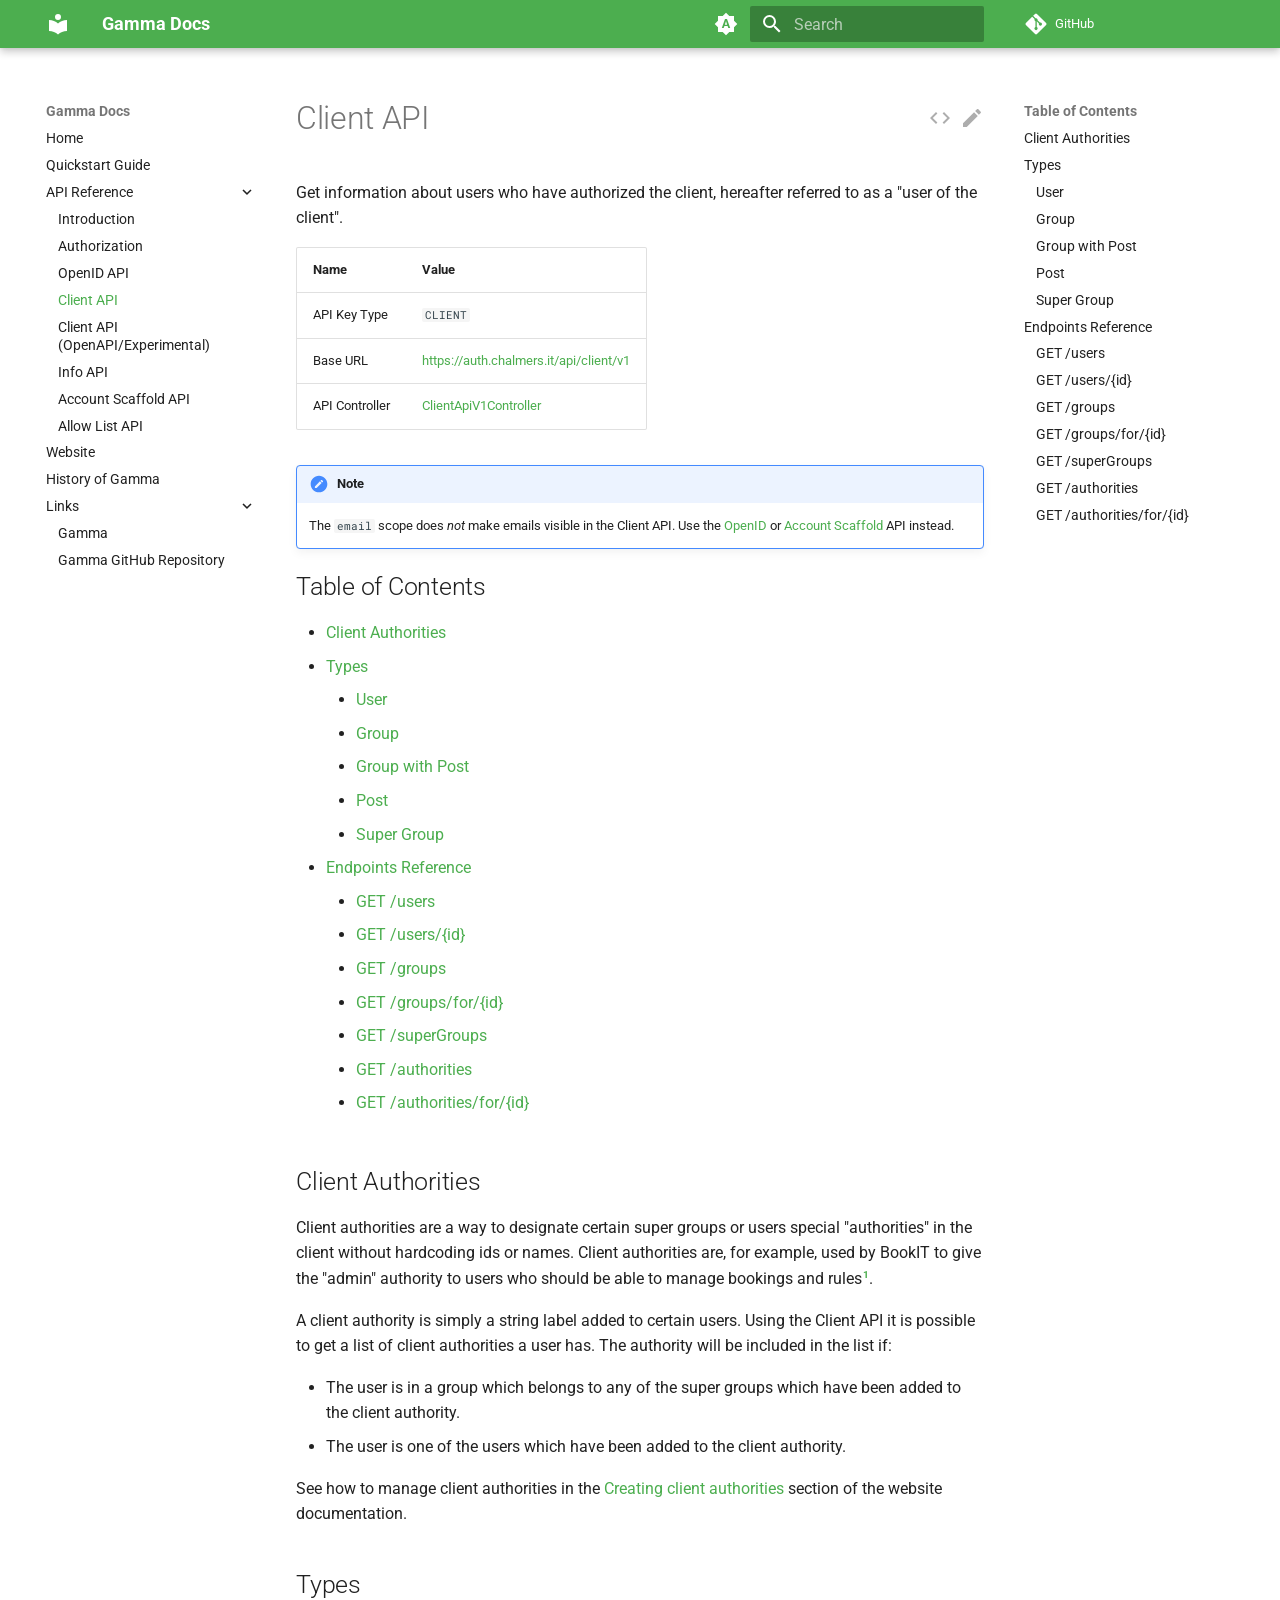
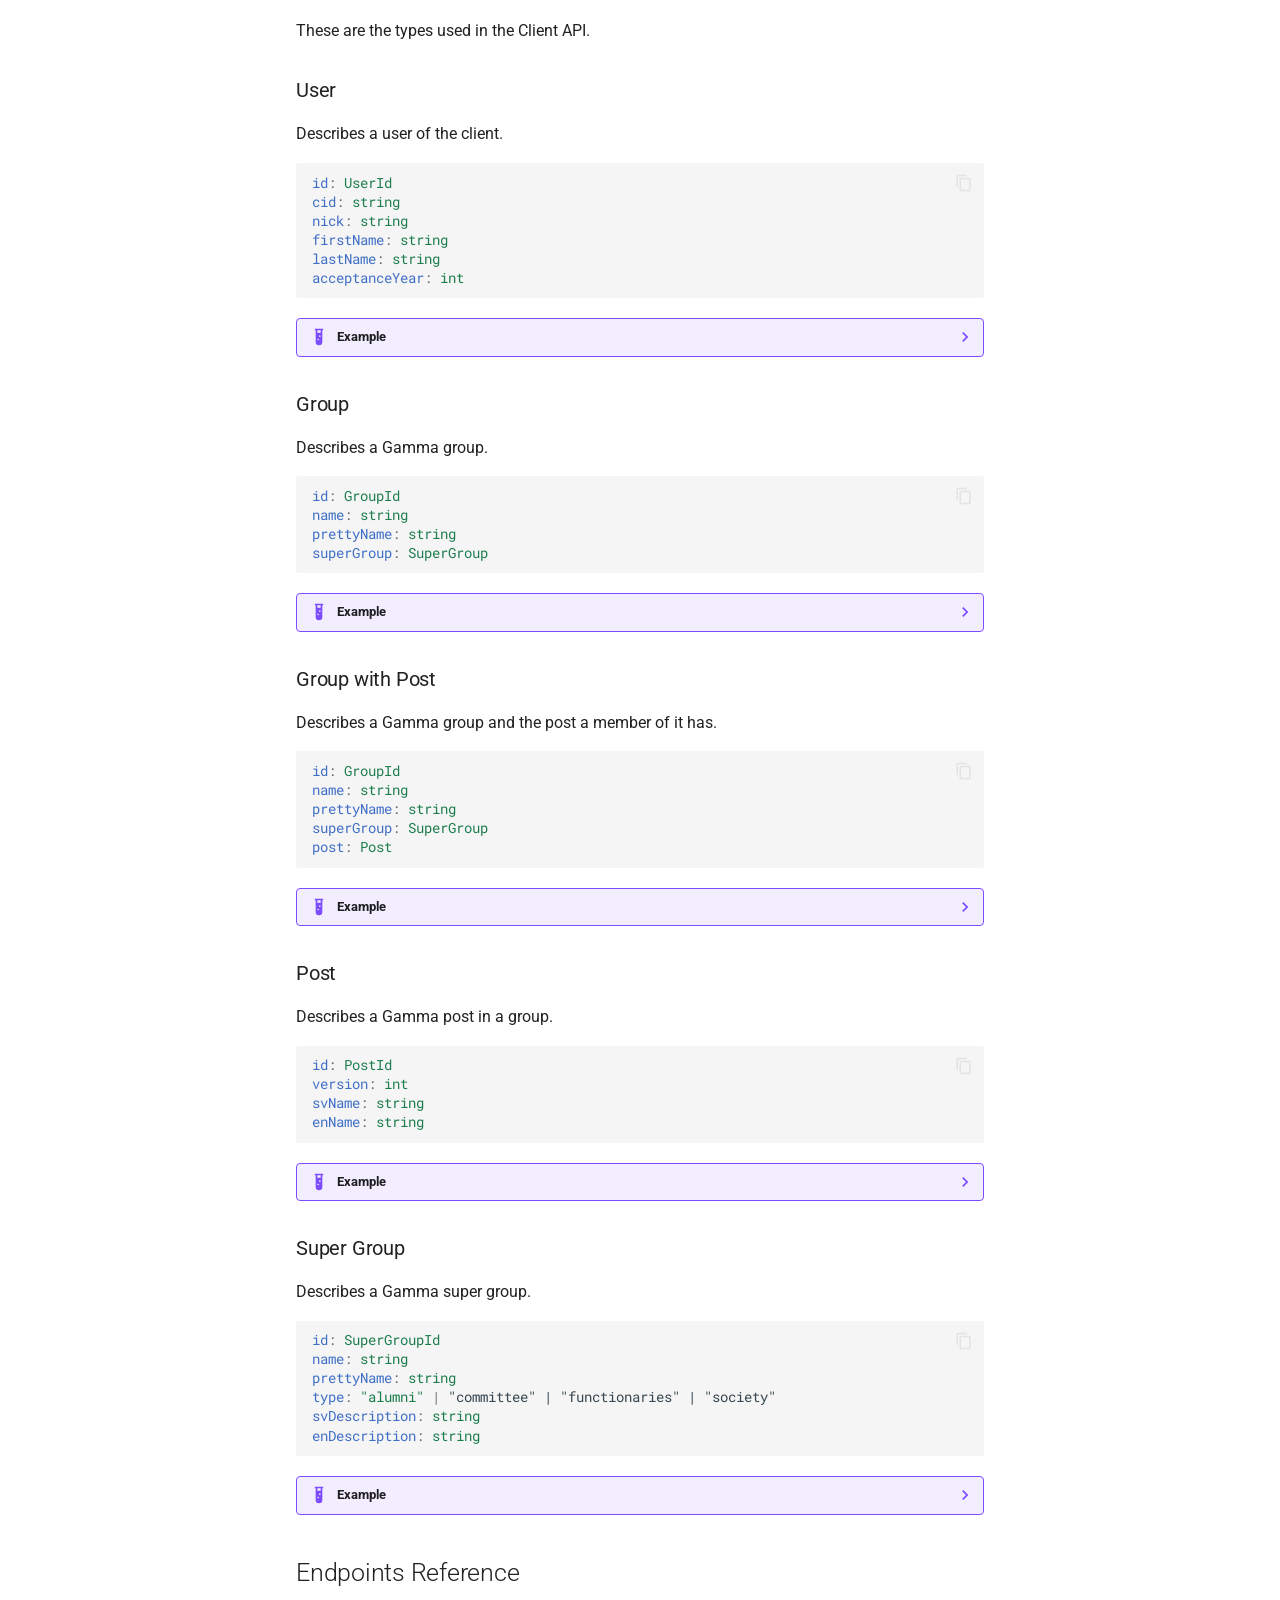
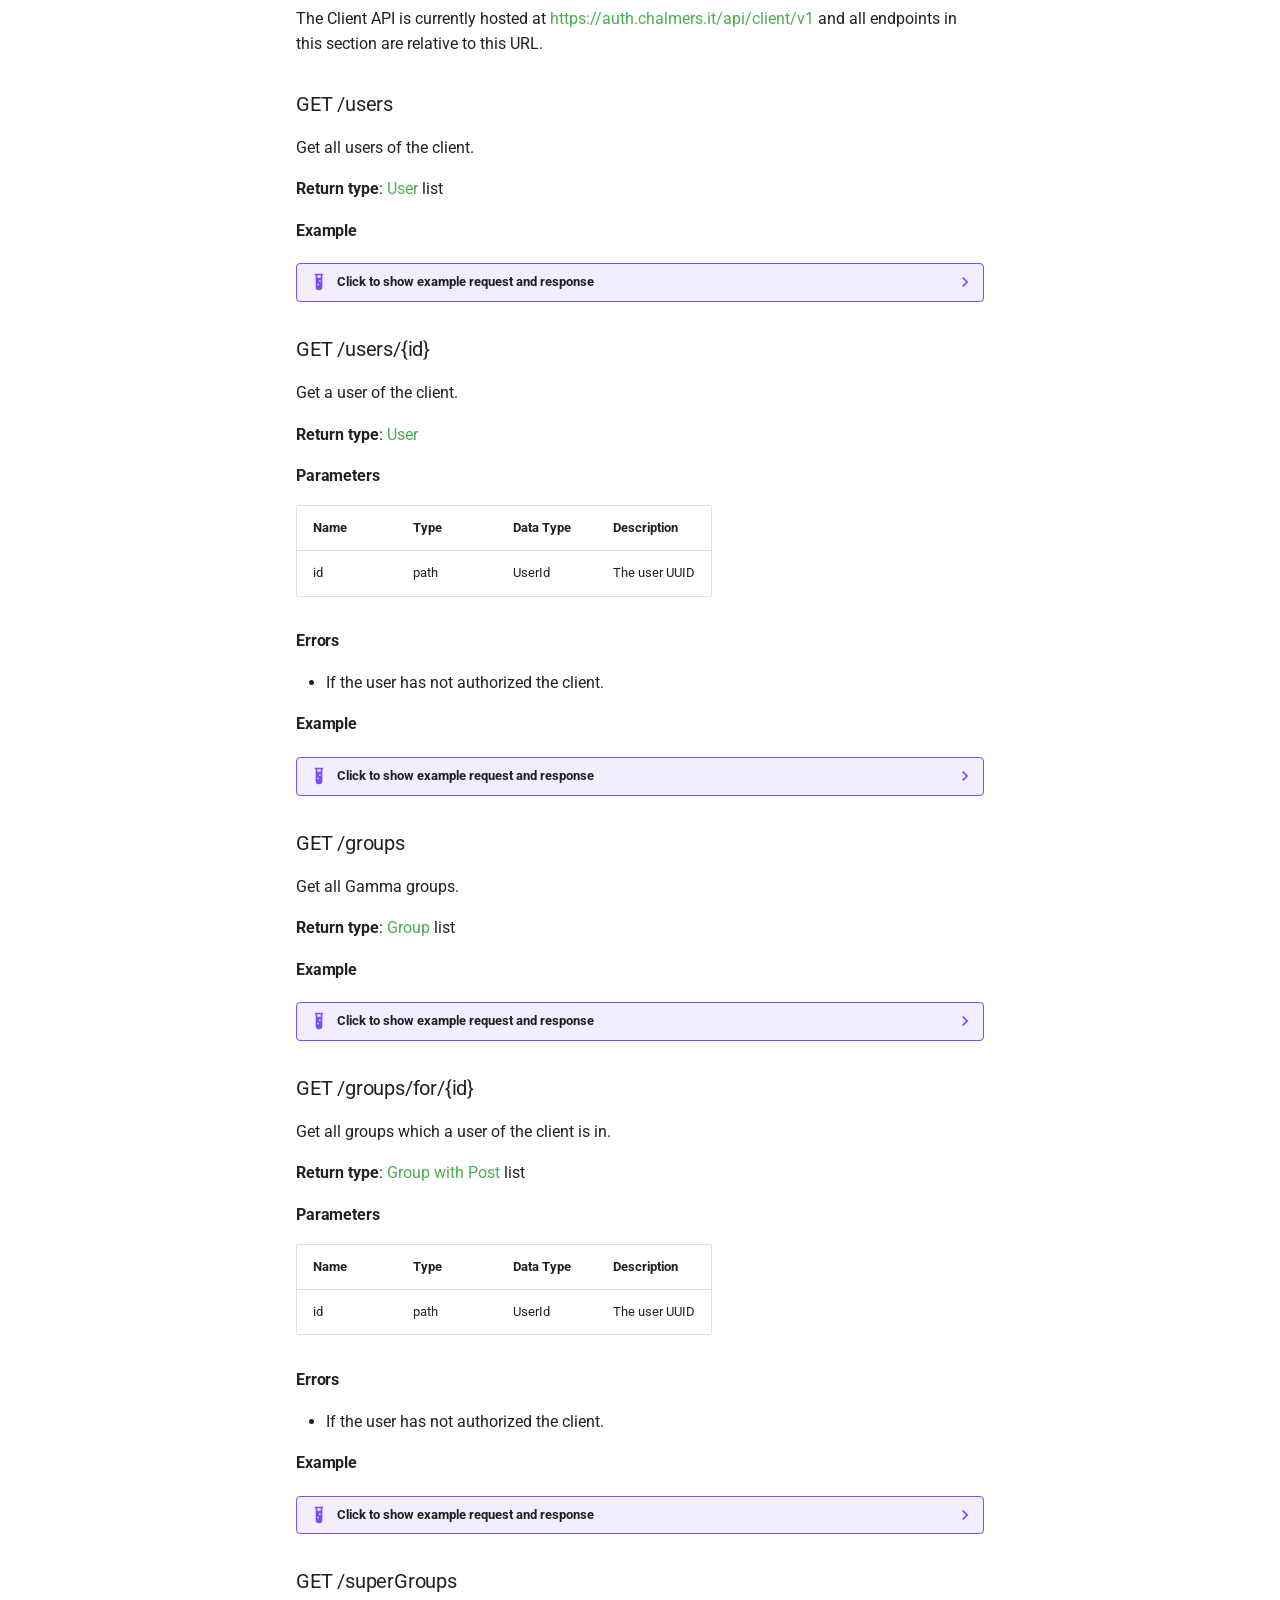
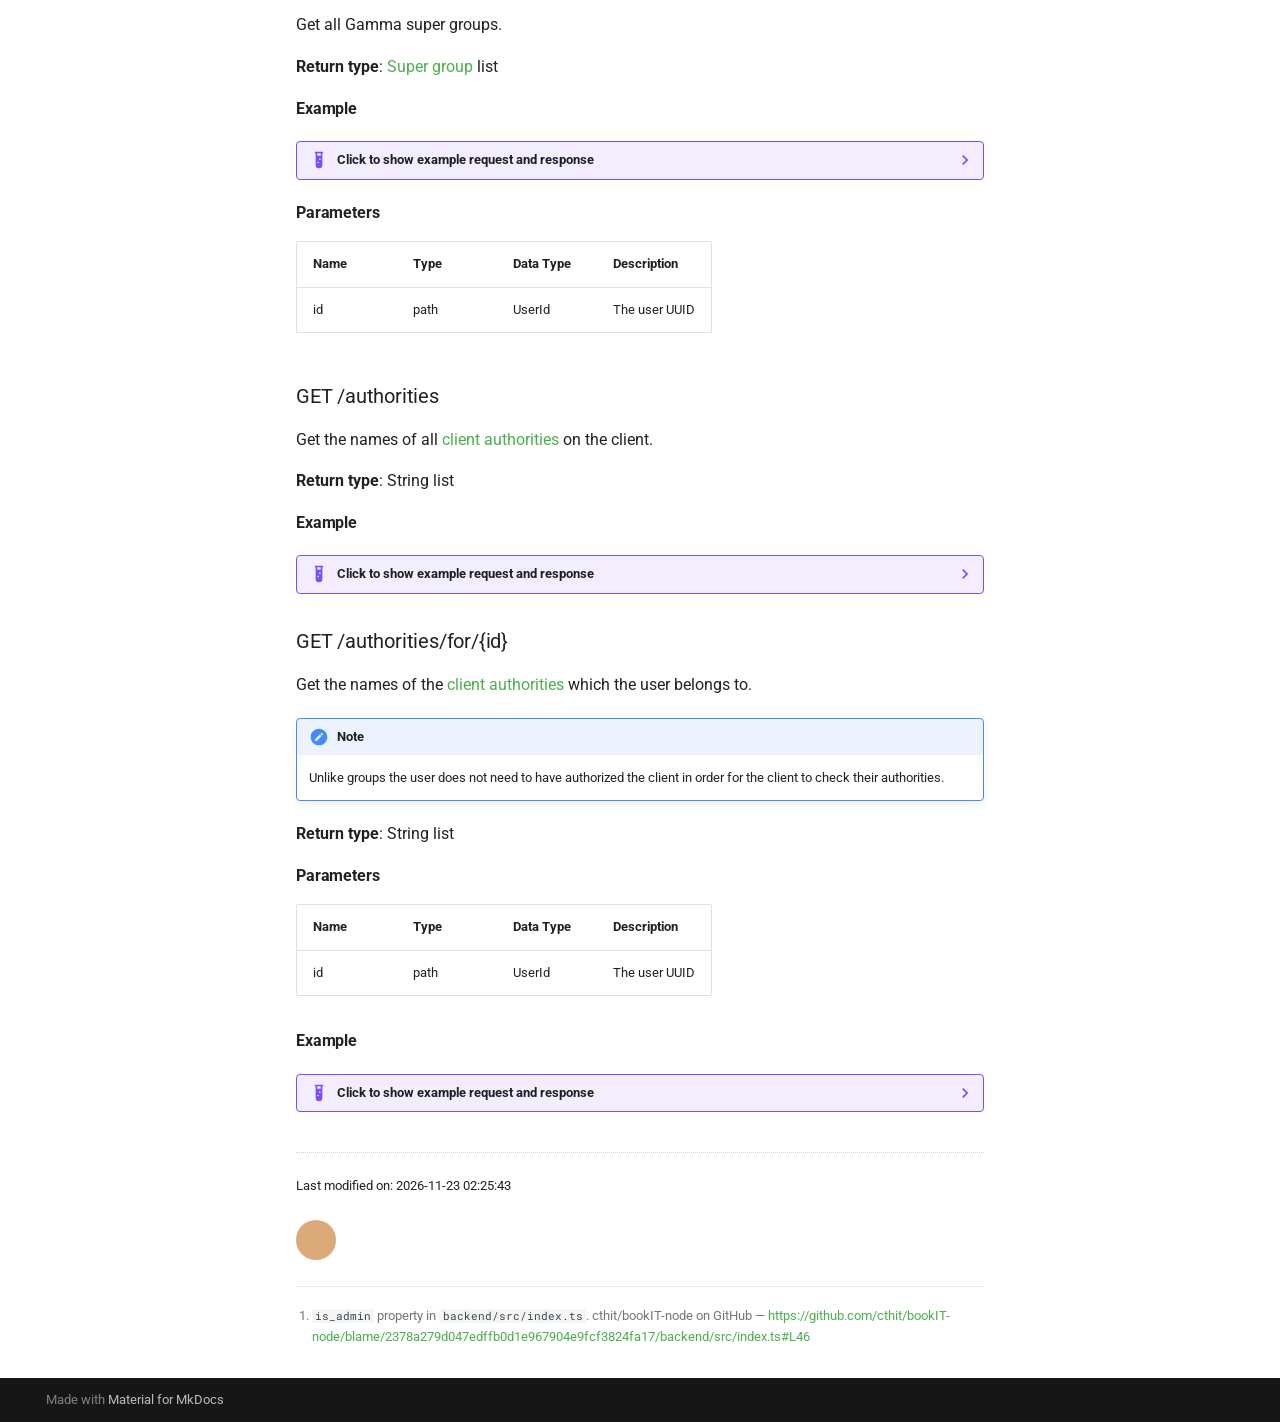
<file: api/client-api/index.html>
<!DOCTYPE html><html lang="en" class="no-js"><head>
    
      <meta charset="utf-8">
      <meta name="viewport" content="width=device-width,initial-scale=1">
      
        <meta name="description" content="Documentation for Gamma, the authentication and authorization service for the Software Engineering Student Division (IT) at Chalmers.">
      
      
      
        <link rel="canonical" href="https://gamma-docs.olillin.com/api/client-api/">
      
      
        <link rel="prev" href="../openid/">
      
      
        <link rel="next" href="../client-api-openapi/">
      
      
      <link rel="icon" href="../../assets/images/favicon.png">
      <meta name="generator" content="mkdocs-1.5.3, mkdocs-material-9.5.17">
    
    
      
        <title>Client API - Gamma Docs</title>
      
    
    
      <link rel="stylesheet" href="../../assets/stylesheets/main.bcfcd587.min.css">
      
        
        <link rel="stylesheet" href="../../assets/stylesheets/palette.06af60db.min.css">
      
      


    
    
      
    
    
      
        
        
        <link rel="preconnect" href="https://fonts.gstatic.com" crossorigin="">
        <link rel="stylesheet" href="https://fonts.googleapis.com/css?family=Roboto:300,300i,400,400i,700,700i%7CRoboto+Mono:400,400i,700,700i&amp;display=fallback">
        <style>:root{--md-text-font:"Roboto";--md-code-font:"Roboto Mono"}</style>
      
    
    
      <link rel="stylesheet" href="../../css/critic.css">
    
      <link rel="stylesheet" href="../../css/neoteroi-mkdocs.css">
    
      <link rel="stylesheet" href="../../css/toc.css">
    
    <script>__md_scope=new URL("../..",location),__md_hash=e=>[...e].reduce((e,_)=>(e<<5)-e+_.charCodeAt(0),0),__md_get=(e,_=localStorage,t=__md_scope)=>JSON.parse(_.getItem(t.pathname+"."+e)),__md_set=(e,_,t=localStorage,a=__md_scope)=>{try{t.setItem(a.pathname+"."+e,JSON.stringify(_))}catch(e){}}</script>
    
      

    
    
    
  <link href="../../assets/stylesheets/glightbox.min.css" rel="stylesheet"><script src="../../assets/javascripts/glightbox.min.js"></script><style id="glightbox-style">
            html.glightbox-open { overflow: initial; height: 100%; }
            .gslide-title { margin-top: 0px; user-select: text; }
            .gslide-desc { color: #666; user-select: text; }
            .gslide-image img { background: white; }
            .gscrollbar-fixer { padding-right: 15px; }
            .gdesc-inner { font-size: 0.75rem; }
            body[data-md-color-scheme="slate"] .gdesc-inner { background: var(--md-default-bg-color); }
            body[data-md-color-scheme="slate"] .gslide-title { color: var(--md-default-fg-color); }
            body[data-md-color-scheme="slate"] .gslide-desc { color: var(--md-default-fg-color); }
        </style></head>
  
  
    
    
      
    
    
    
    
    <body dir="ltr" data-md-color-scheme="default" data-md-color-primary="green" data-md-color-accent="indigo">
  
    
    <input class="md-toggle" data-md-toggle="drawer" type="checkbox" id="__drawer" autocomplete="off">
    <input class="md-toggle" data-md-toggle="search" type="checkbox" id="__search" autocomplete="off">
    <label class="md-overlay" for="__drawer"></label>
    <div data-md-component="skip">
      
        
        <a href="#client-authorities" class="md-skip">
          Skip to content
        </a>
      
    </div>
    <div data-md-component="announce">
      
    </div>
    
    
      

  

<header class="md-header md-header--shadow" data-md-component="header">
  <nav class="md-header__inner md-grid" aria-label="Header">
    <a href="../.." title="Gamma Docs" class="md-header__button md-logo" aria-label="Gamma Docs" data-md-component="logo">
      
  
  <svg xmlns="http://www.w3.org/2000/svg" viewBox="0 0 24 24"><path d="M12 8a3 3 0 0 0 3-3 3 3 0 0 0-3-3 3 3 0 0 0-3 3 3 3 0 0 0 3 3m0 3.54C9.64 9.35 6.5 8 3 8v11c3.5 0 6.64 1.35 9 3.54 2.36-2.19 5.5-3.54 9-3.54V8c-3.5 0-6.64 1.35-9 3.54Z"></path></svg>

    </a>
    <label class="md-header__button md-icon" for="__drawer">
      
      <svg xmlns="http://www.w3.org/2000/svg" viewBox="0 0 24 24"><path d="M3 6h18v2H3V6m0 5h18v2H3v-2m0 5h18v2H3v-2Z"></path></svg>
    </label>
    <div class="md-header__title" data-md-component="header-title">
      <div class="md-header__ellipsis">
        <div class="md-header__topic">
          <span class="md-ellipsis">
            Gamma Docs
          </span>
        </div>
        <div class="md-header__topic" data-md-component="header-topic">
          <span class="md-ellipsis">
            
              Client API
            
          </span>
        </div>
      </div>
    </div>
    
      
        <form class="md-header__option" data-md-component="palette">
  
    
    
    
    <input class="md-option" data-md-color-media="(prefers-color-scheme)" data-md-color-scheme="default" data-md-color-primary="green" data-md-color-accent="indigo" aria-label="Switch to light mode" type="radio" name="__palette" id="__palette_0">
    
      <label class="md-header__button md-icon" title="Switch to light mode" for="__palette_1" hidden="">
        <svg xmlns="http://www.w3.org/2000/svg" viewBox="0 0 24 24"><path d="m14.3 16-.7-2h-3.2l-.7 2H7.8L11 7h2l3.2 9h-1.9M20 8.69V4h-4.69L12 .69 8.69 4H4v4.69L.69 12 4 15.31V20h4.69L12 23.31 15.31 20H20v-4.69L23.31 12 20 8.69m-9.15 3.96h2.3L12 9l-1.15 3.65Z"></path></svg>
      </label>
    
  
    
    
    
    <input class="md-option" data-md-color-media="(prefers-color-scheme: light)" data-md-color-scheme="default" data-md-color-primary="green" data-md-color-accent="indigo" aria-label="Switch to dark mode" type="radio" name="__palette" id="__palette_1">
    
      <label class="md-header__button md-icon" title="Switch to dark mode" for="__palette_2" hidden="">
        <svg xmlns="http://www.w3.org/2000/svg" viewBox="0 0 24 24"><path d="M12 8a4 4 0 0 0-4 4 4 4 0 0 0 4 4 4 4 0 0 0 4-4 4 4 0 0 0-4-4m0 10a6 6 0 0 1-6-6 6 6 0 0 1 6-6 6 6 0 0 1 6 6 6 6 0 0 1-6 6m8-9.31V4h-4.69L12 .69 8.69 4H4v4.69L.69 12 4 15.31V20h4.69L12 23.31 15.31 20H20v-4.69L23.31 12 20 8.69Z"></path></svg>
      </label>
    
  
    
    
    
    <input class="md-option" data-md-color-media="(prefers-color-scheme: dark)" data-md-color-scheme="slate" data-md-color-primary="green" data-md-color-accent="indigo" aria-label="Switch to light mode" type="radio" name="__palette" id="__palette_2">
    
      <label class="md-header__button md-icon" title="Switch to light mode" for="__palette_0" hidden="">
        <svg xmlns="http://www.w3.org/2000/svg" viewBox="0 0 24 24"><path d="M12 18c-.89 0-1.74-.2-2.5-.55C11.56 16.5 13 14.42 13 12c0-2.42-1.44-4.5-3.5-5.45C10.26 6.2 11.11 6 12 6a6 6 0 0 1 6 6 6 6 0 0 1-6 6m8-9.31V4h-4.69L12 .69 8.69 4H4v4.69L.69 12 4 15.31V20h4.69L12 23.31 15.31 20H20v-4.69L23.31 12 20 8.69Z"></path></svg>
      </label>
    
  
</form>
      
    
    
      <script>var media,input,key,value,palette=__md_get("__palette");if(palette&&palette.color){"(prefers-color-scheme)"===palette.color.media&&(media=matchMedia("(prefers-color-scheme: light)"),input=document.querySelector(media.matches?"[data-md-color-media='(prefers-color-scheme: light)']":"[data-md-color-media='(prefers-color-scheme: dark)']"),palette.color.media=input.getAttribute("data-md-color-media"),palette.color.scheme=input.getAttribute("data-md-color-scheme"),palette.color.primary=input.getAttribute("data-md-color-primary"),palette.color.accent=input.getAttribute("data-md-color-accent"));for([key,value]of Object.entries(palette.color))document.body.setAttribute("data-md-color-"+key,value)}</script>
    
    
    
      <label class="md-header__button md-icon" for="__search">
        
        <svg xmlns="http://www.w3.org/2000/svg" viewBox="0 0 24 24"><path d="M9.5 3A6.5 6.5 0 0 1 16 9.5c0 1.61-.59 3.09-1.56 4.23l.27.27h.79l5 5-1.5 1.5-5-5v-.79l-.27-.27A6.516 6.516 0 0 1 9.5 16 6.5 6.5 0 0 1 3 9.5 6.5 6.5 0 0 1 9.5 3m0 2C7 5 5 7 5 9.5S7 14 9.5 14 14 12 14 9.5 12 5 9.5 5Z"></path></svg>
      </label>
      <div class="md-search" data-md-component="search" role="dialog">
  <label class="md-search__overlay" for="__search"></label>
  <div class="md-search__inner" role="search">
    <form class="md-search__form" name="search">
      <input type="text" class="md-search__input" name="query" aria-label="Search" placeholder="Search" autocapitalize="off" autocorrect="off" autocomplete="off" spellcheck="false" data-md-component="search-query" required="">
      <label class="md-search__icon md-icon" for="__search">
        
        <svg xmlns="http://www.w3.org/2000/svg" viewBox="0 0 24 24"><path d="M9.5 3A6.5 6.5 0 0 1 16 9.5c0 1.61-.59 3.09-1.56 4.23l.27.27h.79l5 5-1.5 1.5-5-5v-.79l-.27-.27A6.516 6.516 0 0 1 9.5 16 6.5 6.5 0 0 1 3 9.5 6.5 6.5 0 0 1 9.5 3m0 2C7 5 5 7 5 9.5S7 14 9.5 14 14 12 14 9.5 12 5 9.5 5Z"></path></svg>
        
        <svg xmlns="http://www.w3.org/2000/svg" viewBox="0 0 24 24"><path d="M20 11v2H8l5.5 5.5-1.42 1.42L4.16 12l7.92-7.92L13.5 5.5 8 11h12Z"></path></svg>
      </label>
      <nav class="md-search__options" aria-label="Search">
        
        <button type="reset" class="md-search__icon md-icon" title="Clear" aria-label="Clear" tabindex="-1">
          
          <svg xmlns="http://www.w3.org/2000/svg" viewBox="0 0 24 24"><path d="M19 6.41 17.59 5 12 10.59 6.41 5 5 6.41 10.59 12 5 17.59 6.41 19 12 13.41 17.59 19 19 17.59 13.41 12 19 6.41Z"></path></svg>
        </button>
      </nav>
      
    </form>
    <div class="md-search__output">
      <div class="md-search__scrollwrap" data-md-scrollfix="">
        <div class="md-search-result" data-md-component="search-result">
          <div class="md-search-result__meta">
            Initializing search
          </div>
          <ol class="md-search-result__list" role="presentation"></ol>
        </div>
      </div>
    </div>
  </div>
</div>
    
    
      <div class="md-header__source">
        <a href="https://github.com/olillin/gamma-docs" title="Go to repository" class="md-source" data-md-component="source">
  <div class="md-source__icon md-icon">
    
    <svg xmlns="http://www.w3.org/2000/svg" viewBox="0 0 448 512"><!--! Font Awesome Free 6.5.1 by @fontawesome - https://fontawesome.com License - https://fontawesome.com/license/free (Icons: CC BY 4.0, Fonts: SIL OFL 1.1, Code: MIT License) Copyright 2023 Fonticons, Inc.--><path d="M439.55 236.05 244 40.45a28.87 28.87 0 0 0-40.81 0l-40.66 40.63 51.52 51.52c27.06-9.14 52.68 16.77 43.39 43.68l49.66 49.66c34.23-11.8 61.18 31 35.47 56.69-26.49 26.49-70.21-2.87-56-37.34L240.22 199v121.85c25.3 12.54 22.26 41.85 9.08 55a34.34 34.34 0 0 1-48.55 0c-17.57-17.6-11.07-46.91 11.25-56v-123c-20.8-8.51-24.6-30.74-18.64-45L142.57 101 8.45 235.14a28.86 28.86 0 0 0 0 40.81l195.61 195.6a28.86 28.86 0 0 0 40.8 0l194.69-194.69a28.86 28.86 0 0 0 0-40.81z"></path></svg>
  </div>
  <div class="md-source__repository">
    GitHub
  </div>
</a>
      </div>
    
  </nav>
  
</header>
    
    <div class="md-container" data-md-component="container">
      
      
        
          
        
      
      <main class="md-main" data-md-component="main">
        <div class="md-main__inner md-grid">
          
            
              
              <div class="md-sidebar md-sidebar--primary" data-md-component="sidebar" data-md-type="navigation">
                <div class="md-sidebar__scrollwrap">
                  <div class="md-sidebar__inner">
                    



<nav class="md-nav md-nav--primary" aria-label="Navigation" data-md-level="0">
  <label class="md-nav__title" for="__drawer">
    <a href="../.." title="Gamma Docs" class="md-nav__button md-logo" aria-label="Gamma Docs" data-md-component="logo">
      
  
  <svg xmlns="http://www.w3.org/2000/svg" viewBox="0 0 24 24"><path d="M12 8a3 3 0 0 0 3-3 3 3 0 0 0-3-3 3 3 0 0 0-3 3 3 3 0 0 0 3 3m0 3.54C9.64 9.35 6.5 8 3 8v11c3.5 0 6.64 1.35 9 3.54 2.36-2.19 5.5-3.54 9-3.54V8c-3.5 0-6.64 1.35-9 3.54Z"></path></svg>

    </a>
    Gamma Docs
  </label>
  
    <div class="md-nav__source">
      <a href="https://github.com/olillin/gamma-docs" title="Go to repository" class="md-source" data-md-component="source">
  <div class="md-source__icon md-icon">
    
    <svg xmlns="http://www.w3.org/2000/svg" viewBox="0 0 448 512"><!--! Font Awesome Free 6.5.1 by @fontawesome - https://fontawesome.com License - https://fontawesome.com/license/free (Icons: CC BY 4.0, Fonts: SIL OFL 1.1, Code: MIT License) Copyright 2023 Fonticons, Inc.--><path d="M439.55 236.05 244 40.45a28.87 28.87 0 0 0-40.81 0l-40.66 40.63 51.52 51.52c27.06-9.14 52.68 16.77 43.39 43.68l49.66 49.66c34.23-11.8 61.18 31 35.47 56.69-26.49 26.49-70.21-2.87-56-37.34L240.22 199v121.85c25.3 12.54 22.26 41.85 9.08 55a34.34 34.34 0 0 1-48.55 0c-17.57-17.6-11.07-46.91 11.25-56v-123c-20.8-8.51-24.6-30.74-18.64-45L142.57 101 8.45 235.14a28.86 28.86 0 0 0 0 40.81l195.61 195.6a28.86 28.86 0 0 0 40.8 0l194.69-194.69a28.86 28.86 0 0 0 0-40.81z"></path></svg>
  </div>
  <div class="md-source__repository">
    GitHub
  </div>
</a>
    </div>
  
  <ul class="md-nav__list" data-md-scrollfix="">
    
      
      
  
  
  
  
    <li class="md-nav__item">
      <a href="../.." class="md-nav__link">
        
  
  <span class="md-ellipsis">
    Home
  </span>
  

      </a>
    </li>
  

    
      
      
  
  
  
  
    <li class="md-nav__item">
      <a href="../../quickstart/" class="md-nav__link">
        
  
  <span class="md-ellipsis">
    Quickstart Guide
  </span>
  

      </a>
    </li>
  

    
      
      
  
  
    
  
  
  
    
    
    
    
    <li class="md-nav__item md-nav__item--active md-nav__item--nested">
      
        
        
        <input class="md-nav__toggle md-toggle " type="checkbox" id="__nav_3" checked="">
        
          
          <label class="md-nav__link" for="__nav_3" id="__nav_3_label" tabindex="0">
            
  
  <span class="md-ellipsis">
    API Reference
  </span>
  

            <span class="md-nav__icon md-icon"></span>
          </label>
        
        <nav class="md-nav" data-md-level="1" aria-labelledby="__nav_3_label" aria-expanded="true">
          <label class="md-nav__title" for="__nav_3">
            <span class="md-nav__icon md-icon"></span>
            API Reference
          </label>
          <ul class="md-nav__list" data-md-scrollfix="">
            
              
                
  
  
  
  
    <li class="md-nav__item">
      <a href="../" class="md-nav__link">
        
  
  <span class="md-ellipsis">
    Introduction
  </span>
  

      </a>
    </li>
  

              
            
              
                
  
  
  
  
    <li class="md-nav__item">
      <a href="../authorization/" class="md-nav__link">
        
  
  <span class="md-ellipsis">
    Authorization
  </span>
  

      </a>
    </li>
  

              
            
              
                
  
  
  
  
    <li class="md-nav__item">
      <a href="../openid/" class="md-nav__link">
        
  
  <span class="md-ellipsis">
    OpenID API
  </span>
  

      </a>
    </li>
  

              
            
              
                
  
  
    
  
  
  
    <li class="md-nav__item md-nav__item--active">
      
      <input class="md-nav__toggle md-toggle" type="checkbox" id="__toc">
      
      
      
        <label class="md-nav__link md-nav__link--active" for="__toc">
          
  
  <span class="md-ellipsis">
    Client API
  </span>
  

          <span class="md-nav__icon md-icon"></span>
        </label>
      
      <a href="./" class="md-nav__link md-nav__link--active">
        
  
  <span class="md-ellipsis">
    Client API
  </span>
  

      </a>
      
        

  

<nav class="md-nav md-nav--secondary" aria-label="Table of Contents">
  
  
  
  
    <label class="md-nav__title" for="__toc">
      <span class="md-nav__icon md-icon"></span>
      Table of Contents
    </label>
    <ul class="md-nav__list" data-md-component="toc" data-md-scrollfix="">
      
        <li class="md-nav__item">
  <a href="#client-authorities" class="md-nav__link">
    <span class="md-ellipsis">
      Client Authorities
    </span>
  </a>
  
</li>
      
        <li class="md-nav__item">
  <a href="#types" class="md-nav__link">
    <span class="md-ellipsis">
      Types
    </span>
  </a>
  
    <nav class="md-nav" aria-label="Types">
      <ul class="md-nav__list">
        
          <li class="md-nav__item">
  <a href="#user" class="md-nav__link">
    <span class="md-ellipsis">
      User
    </span>
  </a>
  
</li>
        
          <li class="md-nav__item">
  <a href="#group" class="md-nav__link">
    <span class="md-ellipsis">
      Group
    </span>
  </a>
  
</li>
        
          <li class="md-nav__item">
  <a href="#group-with-post" class="md-nav__link">
    <span class="md-ellipsis">
      Group with Post
    </span>
  </a>
  
</li>
        
          <li class="md-nav__item">
  <a href="#post" class="md-nav__link">
    <span class="md-ellipsis">
      Post
    </span>
  </a>
  
</li>
        
          <li class="md-nav__item">
  <a href="#super-group" class="md-nav__link">
    <span class="md-ellipsis">
      Super Group
    </span>
  </a>
  
</li>
        
      </ul>
    </nav>
  
</li>
      
        <li class="md-nav__item">
  <a href="#endpoints-reference" class="md-nav__link">
    <span class="md-ellipsis">
      Endpoints Reference
    </span>
  </a>
  
    <nav class="md-nav" aria-label="Endpoints Reference">
      <ul class="md-nav__list">
        
          <li class="md-nav__item">
  <a href="#get-users" class="md-nav__link">
    <span class="md-ellipsis">
      GET /users
    </span>
  </a>
  
</li>
        
          <li class="md-nav__item">
  <a href="#get-usersid" class="md-nav__link">
    <span class="md-ellipsis">
      GET /users/{id}
    </span>
  </a>
  
</li>
        
          <li class="md-nav__item">
  <a href="#get-groups" class="md-nav__link">
    <span class="md-ellipsis">
      GET /groups
    </span>
  </a>
  
</li>
        
          <li class="md-nav__item">
  <a href="#get-groupsforid" class="md-nav__link">
    <span class="md-ellipsis">
      GET /groups/for/{id}
    </span>
  </a>
  
</li>
        
          <li class="md-nav__item">
  <a href="#get-supergroups" class="md-nav__link">
    <span class="md-ellipsis">
      GET /superGroups
    </span>
  </a>
  
</li>
        
          <li class="md-nav__item">
  <a href="#get-authorities" class="md-nav__link">
    <span class="md-ellipsis">
      GET /authorities
    </span>
  </a>
  
</li>
        
          <li class="md-nav__item">
  <a href="#get-authoritiesforid" class="md-nav__link">
    <span class="md-ellipsis">
      GET /authorities/for/{id}
    </span>
  </a>
  
</li>
        
      </ul>
    </nav>
  
</li>
      
    </ul>
  
</nav>
      
    </li>
  

              
            
              
                
  
  
  
  
    <li class="md-nav__item">
      <a href="../client-api-openapi/" class="md-nav__link">
        
  
  <span class="md-ellipsis">
    Client API (OpenAPI/Experimental)
  </span>
  

      </a>
    </li>
  

              
            
              
                
  
  
  
  
    <li class="md-nav__item">
      <a href="../info-api/" class="md-nav__link">
        
  
  <span class="md-ellipsis">
    Info API
  </span>
  

      </a>
    </li>
  

              
            
              
                
  
  
  
  
    <li class="md-nav__item">
      <a href="../account-scaffold-api/" class="md-nav__link">
        
  
  <span class="md-ellipsis">
    Account Scaffold API
  </span>
  

      </a>
    </li>
  

              
            
              
                
  
  
  
  
    <li class="md-nav__item">
      <a href="../allow-list-api/" class="md-nav__link">
        
  
  <span class="md-ellipsis">
    Allow List API
  </span>
  

      </a>
    </li>
  

              
            
          </ul>
        </nav>
      
    </li>
  

    
      
      
  
  
  
  
    <li class="md-nav__item">
      <a href="../../website/" class="md-nav__link">
        
  
  <span class="md-ellipsis">
    Website
  </span>
  

      </a>
    </li>
  

    
      
      
  
  
  
  
    <li class="md-nav__item">
      <a href="../../history/" class="md-nav__link">
        
  
  <span class="md-ellipsis">
    History of Gamma
  </span>
  

      </a>
    </li>
  

    
      
      
  
  
  
  
    
    
    
    
    <li class="md-nav__item md-nav__item--nested">
      
        
        
          
        
        <input class="md-nav__toggle md-toggle md-toggle--indeterminate" type="checkbox" id="__nav_6">
        
          
          <label class="md-nav__link" for="__nav_6" id="__nav_6_label" tabindex="0">
            
  
  <span class="md-ellipsis">
    Links
  </span>
  

            <span class="md-nav__icon md-icon"></span>
          </label>
        
        <nav class="md-nav" data-md-level="1" aria-labelledby="__nav_6_label" aria-expanded="false">
          <label class="md-nav__title" for="__nav_6">
            <span class="md-nav__icon md-icon"></span>
            Links
          </label>
          <ul class="md-nav__list" data-md-scrollfix="">
            
              
                
  
  
  
  
    <li class="md-nav__item">
      <a href="https://auth.chalmers.it" class="md-nav__link">
        
  
  <span class="md-ellipsis">
    Gamma
  </span>
  

      </a>
    </li>
  

              
            
              
                
  
  
  
  
    <li class="md-nav__item">
      <a href="https://github.com/cthit/Gamma" class="md-nav__link">
        
  
  <span class="md-ellipsis">
    Gamma GitHub Repository
  </span>
  

      </a>
    </li>
  

              
            
          </ul>
        </nav>
      
    </li>
  

    
  </ul>
</nav>
                  </div>
                </div>
              </div>
            
            
              
              <div class="md-sidebar md-sidebar--secondary" data-md-component="sidebar" data-md-type="toc">
                <div class="md-sidebar__scrollwrap">
                  <div class="md-sidebar__inner">
                    

  

<nav class="md-nav md-nav--secondary" aria-label="Table of Contents">
  
  
  
  
    <label class="md-nav__title" for="__toc">
      <span class="md-nav__icon md-icon"></span>
      Table of Contents
    </label>
    <ul class="md-nav__list" data-md-component="toc" data-md-scrollfix="">
      
        <li class="md-nav__item">
  <a href="#client-authorities" class="md-nav__link">
    <span class="md-ellipsis">
      Client Authorities
    </span>
  </a>
  
</li>
      
        <li class="md-nav__item">
  <a href="#types" class="md-nav__link">
    <span class="md-ellipsis">
      Types
    </span>
  </a>
  
    <nav class="md-nav" aria-label="Types">
      <ul class="md-nav__list">
        
          <li class="md-nav__item">
  <a href="#user" class="md-nav__link">
    <span class="md-ellipsis">
      User
    </span>
  </a>
  
</li>
        
          <li class="md-nav__item">
  <a href="#group" class="md-nav__link">
    <span class="md-ellipsis">
      Group
    </span>
  </a>
  
</li>
        
          <li class="md-nav__item">
  <a href="#group-with-post" class="md-nav__link">
    <span class="md-ellipsis">
      Group with Post
    </span>
  </a>
  
</li>
        
          <li class="md-nav__item">
  <a href="#post" class="md-nav__link">
    <span class="md-ellipsis">
      Post
    </span>
  </a>
  
</li>
        
          <li class="md-nav__item">
  <a href="#super-group" class="md-nav__link">
    <span class="md-ellipsis">
      Super Group
    </span>
  </a>
  
</li>
        
      </ul>
    </nav>
  
</li>
      
        <li class="md-nav__item">
  <a href="#endpoints-reference" class="md-nav__link">
    <span class="md-ellipsis">
      Endpoints Reference
    </span>
  </a>
  
    <nav class="md-nav" aria-label="Endpoints Reference">
      <ul class="md-nav__list">
        
          <li class="md-nav__item">
  <a href="#get-users" class="md-nav__link">
    <span class="md-ellipsis">
      GET /users
    </span>
  </a>
  
</li>
        
          <li class="md-nav__item">
  <a href="#get-usersid" class="md-nav__link">
    <span class="md-ellipsis">
      GET /users/{id}
    </span>
  </a>
  
</li>
        
          <li class="md-nav__item">
  <a href="#get-groups" class="md-nav__link">
    <span class="md-ellipsis">
      GET /groups
    </span>
  </a>
  
</li>
        
          <li class="md-nav__item">
  <a href="#get-groupsforid" class="md-nav__link">
    <span class="md-ellipsis">
      GET /groups/for/{id}
    </span>
  </a>
  
</li>
        
          <li class="md-nav__item">
  <a href="#get-supergroups" class="md-nav__link">
    <span class="md-ellipsis">
      GET /superGroups
    </span>
  </a>
  
</li>
        
          <li class="md-nav__item">
  <a href="#get-authorities" class="md-nav__link">
    <span class="md-ellipsis">
      GET /authorities
    </span>
  </a>
  
</li>
        
          <li class="md-nav__item">
  <a href="#get-authoritiesforid" class="md-nav__link">
    <span class="md-ellipsis">
      GET /authorities/for/{id}
    </span>
  </a>
  
</li>
        
      </ul>
    </nav>
  
</li>
      
    </ul>
  
</nav>
                  </div>
                </div>
              </div>
            
          
          
            <div class="md-content" data-md-component="content">
              <article class="md-content__inner md-typeset">
                
                  

  
    <a href="https://github.com/olillin/gamma-docs/edit/main/docs/api/client-api.md" title="Edit this page" class="md-content__button md-icon">
      
      <svg xmlns="http://www.w3.org/2000/svg" viewBox="0 0 24 24"><path d="M20.71 7.04c.39-.39.39-1.04 0-1.41l-2.34-2.34c-.37-.39-1.02-.39-1.41 0l-1.84 1.83 3.75 3.75M3 17.25V21h3.75L17.81 9.93l-3.75-3.75L3 17.25Z"></path></svg>
    </a>
  
  
    
      
    
    <a href="https://github.com/olillin/gamma-docs/raw/main/docs/api/client-api.md" title="View source of this page" class="md-content__button md-icon">
      
      <svg xmlns="http://www.w3.org/2000/svg" viewBox="0 0 24 24"><path d="m14.6 16.6 4.6-4.6-4.6-4.6L16 6l6 6-6 6-1.4-1.4m-5.2 0L4.8 12l4.6-4.6L8 6l-6 6 6 6 1.4-1.4Z"></path></svg>
    </a>
  


<h1 id="client-api">Client API<a class="headerlink" href="#client-api" title="Permanent link">¶</a></h1>
<p>Get information about users who have authorized the client, hereafter referred
to as a "user of the client".</p>
<table>
<thead>
<tr>
<th>Name</th>
<th>Value</th>
</tr>
</thead>
<tbody>
<tr>
<td>API Key Type</td>
<td><code>CLIENT</code></td>
</tr>
<tr>
<td>Base URL</td>
<td><a href="https://auth.chalmers.it/api/client/v1">https://auth.chalmers.it/api/client/v1</a></td>
</tr>
<tr>
<td>API Controller</td>
<td><a href="https://github.com/cthit/Gamma/blob/main/app/src/main/java/it/chalmers/gamma/adapter/primary/api/client/ClientApiV1Controller.java">ClientApiV1Controller</a></td>
</tr>
</tbody>
</table>
<div class="admonition note">
<p class="admonition-title">Note</p>
<p>The <code>email</code> scope does <em>not</em> make emails visible in the Client API. Use the
<a href="../openid/">OpenID</a> or <a href="../account-scaffold-api/">Account Scaffold</a> API instead.</p>
</div>
<div class="toc"><span class="toctitle">Table of Contents</span><ul>
<li><a href="#client-authorities">Client Authorities</a></li>
<li><a href="#types">Types</a><ul>
<li><a href="#user">User</a></li>
<li><a href="#group">Group</a></li>
<li><a href="#group-with-post">Group with Post</a></li>
<li><a href="#post">Post</a></li>
<li><a href="#super-group">Super Group</a></li>
</ul>
</li>
<li><a href="#endpoints-reference">Endpoints Reference</a><ul>
<li><a href="#get-users">GET /users</a></li>
<li><a href="#get-usersid">GET /users/{id}</a></li>
<li><a href="#get-groups">GET /groups</a></li>
<li><a href="#get-groupsforid">GET /groups/for/{id}</a></li>
<li><a href="#get-supergroups">GET /superGroups</a></li>
<li><a href="#get-authorities">GET /authorities</a></li>
<li><a href="#get-authoritiesforid">GET /authorities/for/{id}</a></li>
</ul>
</li>
</ul>
</div>
<h2 id="client-authorities">Client Authorities<a class="headerlink" href="#client-authorities" title="Permanent link">¶</a></h2>
<p>Client authorities are a way to designate certain super groups or users special
"authorities" in the client without hardcoding ids or names. Client authorities
are, for example, used by BookIT to give the "admin" authority to users who
should be able to manage bookings and rules<sup id="fnref:1"><a class="footnote-ref" href="#fn:1">1</a></sup>.</p>
<p>A client authority is simply a string label added to certain users. Using the
Client API it is possible to get a list of client authorities a user has. The
authority will be included in the list if:</p>
<ul>
<li>The user is in a group which belongs to any of the super groups which have
    been added to the client authority.</li>
<li>The user is one of the users which have been added to the client authority.</li>
</ul>
<p>See how to manage client authorities in the
<a href="../../website/#creating-client-authorities">Creating client authorities</a> section
of the website documentation.</p>
<h2 id="types">Types<a class="headerlink" href="#types" title="Permanent link">¶</a></h2>
<p>These are the types used in the Client API.</p>
<h3 id="user">User<a class="headerlink" href="#user" title="Permanent link">¶</a></h3>
<p>Describes a user of the client.</p>
<div class="language-yaml highlight"><pre><span></span><code><span id="__span-0-1"><a id="__codelineno-0-1" name="__codelineno-0-1" href="#__codelineno-0-1"></a><span class="nt">id</span><span class="p">:</span><span class="w"> </span><span class="l l-Scalar l-Scalar-Plain">UserId</span>
</span><span id="__span-0-2"><a id="__codelineno-0-2" name="__codelineno-0-2" href="#__codelineno-0-2"></a><span class="nt">cid</span><span class="p">:</span><span class="w"> </span><span class="l l-Scalar l-Scalar-Plain">string</span>
</span><span id="__span-0-3"><a id="__codelineno-0-3" name="__codelineno-0-3" href="#__codelineno-0-3"></a><span class="nt">nick</span><span class="p">:</span><span class="w"> </span><span class="l l-Scalar l-Scalar-Plain">string</span>
</span><span id="__span-0-4"><a id="__codelineno-0-4" name="__codelineno-0-4" href="#__codelineno-0-4"></a><span class="nt">firstName</span><span class="p">:</span><span class="w"> </span><span class="l l-Scalar l-Scalar-Plain">string</span>
</span><span id="__span-0-5"><a id="__codelineno-0-5" name="__codelineno-0-5" href="#__codelineno-0-5"></a><span class="nt">lastName</span><span class="p">:</span><span class="w"> </span><span class="l l-Scalar l-Scalar-Plain">string</span>
</span><span id="__span-0-6"><a id="__codelineno-0-6" name="__codelineno-0-6" href="#__codelineno-0-6"></a><span class="nt">acceptanceYear</span><span class="p">:</span><span class="w"> </span><span class="l l-Scalar l-Scalar-Plain">int</span>
</span></code></pre></div>
<details class="example">
<summary>Example</summary>
<div class="language-json highlight"><pre><span></span><code><span id="__span-1-1"><a id="__codelineno-1-1" name="__codelineno-1-1" href="#__codelineno-1-1"></a><span class="p">{</span>
</span><span id="__span-1-2"><a id="__codelineno-1-2" name="__codelineno-1-2" href="#__codelineno-1-2"></a><span class="w">  </span><span class="nt">"id"</span><span class="p">:</span><span class="w"> </span><span class="s2">"2f63a363-af22-480d-be49-531c1831933c"</span><span class="p">,</span>
</span><span id="__span-1-3"><a id="__codelineno-1-3" name="__codelineno-1-3" href="#__codelineno-1-3"></a><span class="w">  </span><span class="nt">"cid"</span><span class="p">:</span><span class="w"> </span><span class="s2">"janed"</span><span class="p">,</span>
</span><span id="__span-1-4"><a id="__codelineno-1-4" name="__codelineno-1-4" href="#__codelineno-1-4"></a><span class="w">  </span><span class="nt">"nick"</span><span class="p">:</span><span class="w"> </span><span class="s2">"Dough"</span><span class="p">,</span>
</span><span id="__span-1-5"><a id="__codelineno-1-5" name="__codelineno-1-5" href="#__codelineno-1-5"></a><span class="w">  </span><span class="nt">"firstName"</span><span class="p">:</span><span class="w"> </span><span class="s2">"Jane"</span><span class="p">,</span>
</span><span id="__span-1-6"><a id="__codelineno-1-6" name="__codelineno-1-6" href="#__codelineno-1-6"></a><span class="w">  </span><span class="nt">"lastName"</span><span class="p">:</span><span class="w"> </span><span class="s2">"Doe"</span><span class="p">,</span>
</span><span id="__span-1-7"><a id="__codelineno-1-7" name="__codelineno-1-7" href="#__codelineno-1-7"></a><span class="w">  </span><span class="nt">"acceptanceYear"</span><span class="p">:</span><span class="w"> </span><span class="mi">2025</span>
</span><span id="__span-1-8"><a id="__codelineno-1-8" name="__codelineno-1-8" href="#__codelineno-1-8"></a><span class="p">}</span>
</span></code></pre></div>
</details>
<h3 id="group">Group<a class="headerlink" href="#group" title="Permanent link">¶</a></h3>
<p>Describes a Gamma group.</p>
<div class="language-yaml highlight"><pre><span></span><code><span id="__span-2-1"><a id="__codelineno-2-1" name="__codelineno-2-1" href="#__codelineno-2-1"></a><span class="nt">id</span><span class="p">:</span><span class="w"> </span><span class="l l-Scalar l-Scalar-Plain">GroupId</span>
</span><span id="__span-2-2"><a id="__codelineno-2-2" name="__codelineno-2-2" href="#__codelineno-2-2"></a><span class="nt">name</span><span class="p">:</span><span class="w"> </span><span class="l l-Scalar l-Scalar-Plain">string</span>
</span><span id="__span-2-3"><a id="__codelineno-2-3" name="__codelineno-2-3" href="#__codelineno-2-3"></a><span class="nt">prettyName</span><span class="p">:</span><span class="w"> </span><span class="l l-Scalar l-Scalar-Plain">string</span>
</span><span id="__span-2-4"><a id="__codelineno-2-4" name="__codelineno-2-4" href="#__codelineno-2-4"></a><span class="nt">superGroup</span><span class="p">:</span><span class="w"> </span><span class="l l-Scalar l-Scalar-Plain">SuperGroup</span>
</span></code></pre></div>
<details class="example">
<summary>Example</summary>
<div class="language-json highlight"><pre><span></span><code><span id="__span-3-1"><a id="__codelineno-3-1" name="__codelineno-3-1" href="#__codelineno-3-1"></a><span class="p">{</span>
</span><span id="__span-3-2"><a id="__codelineno-3-2" name="__codelineno-3-2" href="#__codelineno-3-2"></a><span class="w">  </span><span class="nt">"id"</span><span class="p">:</span><span class="w"> </span><span class="s2">"7ec28eaa-7203-47fb-9c80-8b1678936be9"</span><span class="p">,</span>
</span><span id="__span-3-3"><a id="__codelineno-3-3" name="__codelineno-3-3" href="#__codelineno-3-3"></a><span class="w">  </span><span class="nt">"name"</span><span class="p">:</span><span class="w"> </span><span class="s2">"prit26"</span><span class="p">,</span>
</span><span id="__span-3-4"><a id="__codelineno-3-4" name="__codelineno-3-4" href="#__codelineno-3-4"></a><span class="w">  </span><span class="nt">"prettyName"</span><span class="p">:</span><span class="w"> </span><span class="s2">"P.R.I.T. 26"</span><span class="p">,</span>
</span><span id="__span-3-5"><a id="__codelineno-3-5" name="__codelineno-3-5" href="#__codelineno-3-5"></a><span class="w">  </span><span class="nt">"superGroup"</span><span class="p">:</span><span class="w"> </span><span class="p">{</span>
</span><span id="__span-3-6"><a id="__codelineno-3-6" name="__codelineno-3-6" href="#__codelineno-3-6"></a><span class="w">    </span><span class="nt">"id"</span><span class="p">:</span><span class="w"> </span><span class="s2">"32da51ec-2854-4bc2-b19a-30dad5dcc501"</span><span class="p">,</span>
</span><span id="__span-3-7"><a id="__codelineno-3-7" name="__codelineno-3-7" href="#__codelineno-3-7"></a><span class="w">    </span><span class="nt">"name"</span><span class="p">:</span><span class="w"> </span><span class="s2">"prit"</span><span class="p">,</span>
</span><span id="__span-3-8"><a id="__codelineno-3-8" name="__codelineno-3-8" href="#__codelineno-3-8"></a><span class="w">    </span><span class="nt">"prettyName"</span><span class="p">:</span><span class="w"> </span><span class="s2">"P.R.I.T."</span><span class="p">,</span>
</span><span id="__span-3-9"><a id="__codelineno-3-9" name="__codelineno-3-9" href="#__codelineno-3-9"></a><span class="w">    </span><span class="nt">"type"</span><span class="p">:</span><span class="w"> </span><span class="s2">"committee"</span><span class="p">,</span>
</span><span id="__span-3-10"><a id="__codelineno-3-10" name="__codelineno-3-10" href="#__codelineno-3-10"></a><span class="w">    </span><span class="nt">"svDescription"</span><span class="p">:</span><span class="w"> </span><span class="s2">"PR och rustm\u00e4steri"</span><span class="p">,</span>
</span><span id="__span-3-11"><a id="__codelineno-3-11" name="__codelineno-3-11" href="#__codelineno-3-11"></a><span class="w">    </span><span class="nt">"enDescription"</span><span class="p">:</span><span class="w"> </span><span class="s2">"PR and premises maintenance"</span>
</span><span id="__span-3-12"><a id="__codelineno-3-12" name="__codelineno-3-12" href="#__codelineno-3-12"></a><span class="w">  </span><span class="p">}</span>
</span><span id="__span-3-13"><a id="__codelineno-3-13" name="__codelineno-3-13" href="#__codelineno-3-13"></a><span class="p">}</span>
</span></code></pre></div>
</details>
<h3 id="group-with-post">Group with Post<a class="headerlink" href="#group-with-post" title="Permanent link">¶</a></h3>
<p>Describes a Gamma group and the post a member of it has.</p>
<div class="language-yaml highlight"><pre><span></span><code><span id="__span-4-1"><a id="__codelineno-4-1" name="__codelineno-4-1" href="#__codelineno-4-1"></a><span class="nt">id</span><span class="p">:</span><span class="w"> </span><span class="l l-Scalar l-Scalar-Plain">GroupId</span>
</span><span id="__span-4-2"><a id="__codelineno-4-2" name="__codelineno-4-2" href="#__codelineno-4-2"></a><span class="nt">name</span><span class="p">:</span><span class="w"> </span><span class="l l-Scalar l-Scalar-Plain">string</span>
</span><span id="__span-4-3"><a id="__codelineno-4-3" name="__codelineno-4-3" href="#__codelineno-4-3"></a><span class="nt">prettyName</span><span class="p">:</span><span class="w"> </span><span class="l l-Scalar l-Scalar-Plain">string</span>
</span><span id="__span-4-4"><a id="__codelineno-4-4" name="__codelineno-4-4" href="#__codelineno-4-4"></a><span class="nt">superGroup</span><span class="p">:</span><span class="w"> </span><span class="l l-Scalar l-Scalar-Plain">SuperGroup</span>
</span><span id="__span-4-5"><a id="__codelineno-4-5" name="__codelineno-4-5" href="#__codelineno-4-5"></a><span class="nt">post</span><span class="p">:</span><span class="w"> </span><span class="l l-Scalar l-Scalar-Plain">Post</span>
</span></code></pre></div>
<details class="example">
<summary>Example</summary>
<div class="language-json highlight"><pre><span></span><code><span id="__span-5-1"><a id="__codelineno-5-1" name="__codelineno-5-1" href="#__codelineno-5-1"></a><span class="p">{</span>
</span><span id="__span-5-2"><a id="__codelineno-5-2" name="__codelineno-5-2" href="#__codelineno-5-2"></a><span class="w">  </span><span class="nt">"id"</span><span class="p">:</span><span class="w"> </span><span class="s2">"3cf94646-2412-4896-bba9-5d2410ac0c62"</span><span class="p">,</span>
</span><span id="__span-5-3"><a id="__codelineno-5-3" name="__codelineno-5-3" href="#__codelineno-5-3"></a><span class="w">  </span><span class="nt">"name"</span><span class="p">:</span><span class="w"> </span><span class="s2">"prit25"</span><span class="p">,</span>
</span><span id="__span-5-4"><a id="__codelineno-5-4" name="__codelineno-5-4" href="#__codelineno-5-4"></a><span class="w">  </span><span class="nt">"prettyName"</span><span class="p">:</span><span class="w"> </span><span class="s2">"P.R.I.T. 25"</span><span class="p">,</span>
</span><span id="__span-5-5"><a id="__codelineno-5-5" name="__codelineno-5-5" href="#__codelineno-5-5"></a><span class="w">  </span><span class="nt">"superGroup"</span><span class="p">:</span><span class="w"> </span><span class="p">{</span>
</span><span id="__span-5-6"><a id="__codelineno-5-6" name="__codelineno-5-6" href="#__codelineno-5-6"></a><span class="w">    </span><span class="nt">"id"</span><span class="p">:</span><span class="w"> </span><span class="s2">"f06d3eb5-c718-4857-9fac-c457a3ab82a7"</span><span class="p">,</span>
</span><span id="__span-5-7"><a id="__codelineno-5-7" name="__codelineno-5-7" href="#__codelineno-5-7"></a><span class="w">    </span><span class="nt">"name"</span><span class="p">:</span><span class="w"> </span><span class="s2">"sprit"</span><span class="p">,</span>
</span><span id="__span-5-8"><a id="__codelineno-5-8" name="__codelineno-5-8" href="#__codelineno-5-8"></a><span class="w">    </span><span class="nt">"prettyName"</span><span class="p">:</span><span class="w"> </span><span class="s2">"S.P.R.I.T."</span><span class="p">,</span>
</span><span id="__span-5-9"><a id="__codelineno-5-9" name="__codelineno-5-9" href="#__codelineno-5-9"></a><span class="w">    </span><span class="nt">"type"</span><span class="p">:</span><span class="w"> </span><span class="s2">"alumni"</span><span class="p">,</span>
</span><span id="__span-5-10"><a id="__codelineno-5-10" name="__codelineno-5-10" href="#__codelineno-5-10"></a><span class="w">    </span><span class="nt">"svDescription"</span><span class="p">:</span><span class="w"> </span><span class="s2">""</span><span class="p">,</span>
</span><span id="__span-5-11"><a id="__codelineno-5-11" name="__codelineno-5-11" href="#__codelineno-5-11"></a><span class="w">    </span><span class="nt">"enDescription"</span><span class="p">:</span><span class="w"> </span><span class="s2">""</span>
</span><span id="__span-5-12"><a id="__codelineno-5-12" name="__codelineno-5-12" href="#__codelineno-5-12"></a><span class="w">  </span><span class="p">},</span>
</span><span id="__span-5-13"><a id="__codelineno-5-13" name="__codelineno-5-13" href="#__codelineno-5-13"></a><span class="w">  </span><span class="nt">"post"</span><span class="p">:</span><span class="w"> </span><span class="p">{</span>
</span><span id="__span-5-14"><a id="__codelineno-5-14" name="__codelineno-5-14" href="#__codelineno-5-14"></a><span class="w">    </span><span class="nt">"id"</span><span class="p">:</span><span class="w"> </span><span class="s2">"0b960919-6dc0-4128-b772-c31840b7b8f7"</span><span class="p">,</span>
</span><span id="__span-5-15"><a id="__codelineno-5-15" name="__codelineno-5-15" href="#__codelineno-5-15"></a><span class="w">    </span><span class="nt">"version"</span><span class="p">:</span><span class="w"> </span><span class="mi">30</span><span class="p">,</span>
</span><span id="__span-5-16"><a id="__codelineno-5-16" name="__codelineno-5-16" href="#__codelineno-5-16"></a><span class="w">    </span><span class="nt">"svName"</span><span class="p">:</span><span class="w"> </span><span class="s2">"MaterialChef"</span><span class="p">,</span>
</span><span id="__span-5-17"><a id="__codelineno-5-17" name="__codelineno-5-17" href="#__codelineno-5-17"></a><span class="w">    </span><span class="nt">"enName"</span><span class="p">:</span><span class="w"> </span><span class="s2">"MaterialChef"</span>
</span><span id="__span-5-18"><a id="__codelineno-5-18" name="__codelineno-5-18" href="#__codelineno-5-18"></a><span class="w">  </span><span class="p">}</span>
</span><span id="__span-5-19"><a id="__codelineno-5-19" name="__codelineno-5-19" href="#__codelineno-5-19"></a><span class="p">}</span>
</span></code></pre></div>
</details>
<h3 id="post">Post<a class="headerlink" href="#post" title="Permanent link">¶</a></h3>
<p>Describes a Gamma post in a group.</p>
<div class="language-yaml highlight"><pre><span></span><code><span id="__span-6-1"><a id="__codelineno-6-1" name="__codelineno-6-1" href="#__codelineno-6-1"></a><span class="nt">id</span><span class="p">:</span><span class="w"> </span><span class="l l-Scalar l-Scalar-Plain">PostId</span>
</span><span id="__span-6-2"><a id="__codelineno-6-2" name="__codelineno-6-2" href="#__codelineno-6-2"></a><span class="nt">version</span><span class="p">:</span><span class="w"> </span><span class="l l-Scalar l-Scalar-Plain">int</span>
</span><span id="__span-6-3"><a id="__codelineno-6-3" name="__codelineno-6-3" href="#__codelineno-6-3"></a><span class="nt">svName</span><span class="p">:</span><span class="w"> </span><span class="l l-Scalar l-Scalar-Plain">string</span>
</span><span id="__span-6-4"><a id="__codelineno-6-4" name="__codelineno-6-4" href="#__codelineno-6-4"></a><span class="nt">enName</span><span class="p">:</span><span class="w"> </span><span class="l l-Scalar l-Scalar-Plain">string</span>
</span></code></pre></div>
<details class="example">
<summary>Example</summary>
<div class="language-json highlight"><pre><span></span><code><span id="__span-7-1"><a id="__codelineno-7-1" name="__codelineno-7-1" href="#__codelineno-7-1"></a><span class="p">{</span>
</span><span id="__span-7-2"><a id="__codelineno-7-2" name="__codelineno-7-2" href="#__codelineno-7-2"></a><span class="w">  </span><span class="nt">"id"</span><span class="p">:</span><span class="w"> </span><span class="s2">"2a1a66a2-8e58-461c-96f1-9408a9c543f9"</span><span class="p">,</span>
</span><span id="__span-7-3"><a id="__codelineno-7-3" name="__codelineno-7-3" href="#__codelineno-7-3"></a><span class="w">  </span><span class="nt">"version"</span><span class="p">:</span><span class="w"> </span><span class="mi">30</span><span class="p">,</span>
</span><span id="__span-7-4"><a id="__codelineno-7-4" name="__codelineno-7-4" href="#__codelineno-7-4"></a><span class="w">  </span><span class="nt">"svName"</span><span class="p">:</span><span class="w"> </span><span class="s2">"Medlem"</span><span class="p">,</span>
</span><span id="__span-7-5"><a id="__codelineno-7-5" name="__codelineno-7-5" href="#__codelineno-7-5"></a><span class="w">  </span><span class="nt">"enName"</span><span class="p">:</span><span class="w"> </span><span class="s2">"Member"</span>
</span><span id="__span-7-6"><a id="__codelineno-7-6" name="__codelineno-7-6" href="#__codelineno-7-6"></a><span class="p">}</span>
</span></code></pre></div>
</details>
<h3 id="super-group">Super Group<a class="headerlink" href="#super-group" title="Permanent link">¶</a></h3>
<p>Describes a Gamma super group.</p>
<div class="language-yaml highlight"><pre><span></span><code><span id="__span-8-1"><a id="__codelineno-8-1" name="__codelineno-8-1" href="#__codelineno-8-1"></a><span class="nt">id</span><span class="p">:</span><span class="w"> </span><span class="l l-Scalar l-Scalar-Plain">SuperGroupId</span>
</span><span id="__span-8-2"><a id="__codelineno-8-2" name="__codelineno-8-2" href="#__codelineno-8-2"></a><span class="nt">name</span><span class="p">:</span><span class="w"> </span><span class="l l-Scalar l-Scalar-Plain">string</span>
</span><span id="__span-8-3"><a id="__codelineno-8-3" name="__codelineno-8-3" href="#__codelineno-8-3"></a><span class="nt">prettyName</span><span class="p">:</span><span class="w"> </span><span class="l l-Scalar l-Scalar-Plain">string</span>
</span><span id="__span-8-4"><a id="__codelineno-8-4" name="__codelineno-8-4" href="#__codelineno-8-4"></a><span class="nt">type</span><span class="p">:</span><span class="w"> </span><span class="s">"alumni"</span><span class="w"> </span><span class="p p-Indicator">|</span><span class="err"> "committee" | "functionaries" | "society"</span>
</span><span id="__span-8-5"><a id="__codelineno-8-5" name="__codelineno-8-5" href="#__codelineno-8-5"></a><span class="nt">svDescription</span><span class="p">:</span><span class="w"> </span><span class="l l-Scalar l-Scalar-Plain">string</span>
</span><span id="__span-8-6"><a id="__codelineno-8-6" name="__codelineno-8-6" href="#__codelineno-8-6"></a><span class="nt">enDescription</span><span class="p">:</span><span class="w"> </span><span class="l l-Scalar l-Scalar-Plain">string</span>
</span></code></pre></div>
<details class="example">
<summary>Example</summary>
<div class="language-json highlight"><pre><span></span><code><span id="__span-9-1"><a id="__codelineno-9-1" name="__codelineno-9-1" href="#__codelineno-9-1"></a><span class="p">{</span>
</span><span id="__span-9-2"><a id="__codelineno-9-2" name="__codelineno-9-2" href="#__codelineno-9-2"></a><span class="w">  </span><span class="nt">"id"</span><span class="p">:</span><span class="w"> </span><span class="s2">"dea3493e-66e4-44b2-a657-cb57a6840dab"</span><span class="p">,</span>
</span><span id="__span-9-3"><a id="__codelineno-9-3" name="__codelineno-9-3" href="#__codelineno-9-3"></a><span class="w">  </span><span class="nt">"name"</span><span class="p">:</span><span class="w"> </span><span class="s2">"digit"</span><span class="p">,</span>
</span><span id="__span-9-4"><a id="__codelineno-9-4" name="__codelineno-9-4" href="#__codelineno-9-4"></a><span class="w">  </span><span class="nt">"prettyName"</span><span class="p">:</span><span class="w"> </span><span class="s2">"digIT"</span><span class="p">,</span>
</span><span id="__span-9-5"><a id="__codelineno-9-5" name="__codelineno-9-5" href="#__codelineno-9-5"></a><span class="w">  </span><span class="nt">"type"</span><span class="p">:</span><span class="w"> </span><span class="s2">"committee"</span><span class="p">,</span>
</span><span id="__span-9-6"><a id="__codelineno-9-6" name="__codelineno-9-6" href="#__codelineno-9-6"></a><span class="w">  </span><span class="nt">"svDescription"</span><span class="p">:</span><span class="w"> </span><span class="s2">"Digitala system"</span><span class="p">,</span>
</span><span id="__span-9-7"><a id="__codelineno-9-7" name="__codelineno-9-7" href="#__codelineno-9-7"></a><span class="w">  </span><span class="nt">"enDescription"</span><span class="p">:</span><span class="w"> </span><span class="s2">"Digital systems"</span>
</span><span id="__span-9-8"><a id="__codelineno-9-8" name="__codelineno-9-8" href="#__codelineno-9-8"></a><span class="p">}</span>
</span></code></pre></div>
</details>
<h2 id="endpoints-reference">Endpoints Reference<a class="headerlink" href="#endpoints-reference" title="Permanent link">¶</a></h2>
<p>The Client API is currently hosted at <a href="https://auth.chalmers.it/api/client/v1">https://auth.chalmers.it/api/client/v1</a>
and all endpoints in this section are relative to this URL.</p>
<h3 id="get-users">GET /users<a class="headerlink" href="#get-users" title="Permanent link">¶</a></h3>
<p>Get all users of the client.</p>
<p><strong>Return type</strong>: <a href="#user">User</a> list</p>
<h4 id="example">Example<a class="headerlink" href="#example" title="Permanent link">¶</a></h4>
<details class="example">
<summary>Click to show example request and response</summary>
<h4 id="request">Request<a class="headerlink" href="#request" title="Permanent link">¶</a></h4>
<p><code>GET /users</code></p>
<h4 id="response">Response<a class="headerlink" href="#response" title="Permanent link">¶</a></h4>
<div class="language-json highlight"><pre><span></span><code><span id="__span-10-1"><a id="__codelineno-10-1" name="__codelineno-10-1" href="#__codelineno-10-1"></a><span class="p">[</span>
</span><span id="__span-10-2"><a id="__codelineno-10-2" name="__codelineno-10-2" href="#__codelineno-10-2"></a><span class="w">  </span><span class="p">{</span>
</span><span id="__span-10-3"><a id="__codelineno-10-3" name="__codelineno-10-3" href="#__codelineno-10-3"></a><span class="w">    </span><span class="nt">"id"</span><span class="p">:</span><span class="w"> </span><span class="s2">"2f63a363-af22-480d-be49-531c1831933c"</span><span class="p">,</span>
</span><span id="__span-10-4"><a id="__codelineno-10-4" name="__codelineno-10-4" href="#__codelineno-10-4"></a><span class="w">    </span><span class="nt">"cid"</span><span class="p">:</span><span class="w"> </span><span class="s2">"janed"</span><span class="p">,</span>
</span><span id="__span-10-5"><a id="__codelineno-10-5" name="__codelineno-10-5" href="#__codelineno-10-5"></a><span class="w">    </span><span class="nt">"nick"</span><span class="p">:</span><span class="w"> </span><span class="s2">"Dough"</span><span class="p">,</span>
</span><span id="__span-10-6"><a id="__codelineno-10-6" name="__codelineno-10-6" href="#__codelineno-10-6"></a><span class="w">    </span><span class="nt">"firstName"</span><span class="p">:</span><span class="w"> </span><span class="s2">"Jane"</span><span class="p">,</span>
</span><span id="__span-10-7"><a id="__codelineno-10-7" name="__codelineno-10-7" href="#__codelineno-10-7"></a><span class="w">    </span><span class="nt">"lastName"</span><span class="p">:</span><span class="w"> </span><span class="s2">"Doe"</span><span class="p">,</span>
</span><span id="__span-10-8"><a id="__codelineno-10-8" name="__codelineno-10-8" href="#__codelineno-10-8"></a><span class="w">    </span><span class="nt">"acceptanceYear"</span><span class="p">:</span><span class="w"> </span><span class="mi">2025</span>
</span><span id="__span-10-9"><a id="__codelineno-10-9" name="__codelineno-10-9" href="#__codelineno-10-9"></a><span class="w">  </span><span class="p">},</span>
</span><span id="__span-10-10"><a id="__codelineno-10-10" name="__codelineno-10-10" href="#__codelineno-10-10"></a><span class="w">  </span><span class="p">{</span>
</span><span id="__span-10-11"><a id="__codelineno-10-11" name="__codelineno-10-11" href="#__codelineno-10-11"></a><span class="w">    </span><span class="nt">"id"</span><span class="p">:</span><span class="w"> </span><span class="s2">"9acb43d4-42f3-4f9d-9f37-bc156463e1a5"</span><span class="p">,</span>
</span><span id="__span-10-12"><a id="__codelineno-10-12" name="__codelineno-10-12" href="#__codelineno-10-12"></a><span class="w">    </span><span class="nt">"cid"</span><span class="p">:</span><span class="w"> </span><span class="s2">"smithj"</span><span class="p">,</span>
</span><span id="__span-10-13"><a id="__codelineno-10-13" name="__codelineno-10-13" href="#__codelineno-10-13"></a><span class="w">    </span><span class="nt">"nick"</span><span class="p">:</span><span class="w"> </span><span class="s2">"Smithed"</span><span class="p">,</span>
</span><span id="__span-10-14"><a id="__codelineno-10-14" name="__codelineno-10-14" href="#__codelineno-10-14"></a><span class="w">    </span><span class="nt">"firstName"</span><span class="p">:</span><span class="w"> </span><span class="s2">"John"</span><span class="p">,</span>
</span><span id="__span-10-15"><a id="__codelineno-10-15" name="__codelineno-10-15" href="#__codelineno-10-15"></a><span class="w">    </span><span class="nt">"lastName"</span><span class="p">:</span><span class="w"> </span><span class="s2">"Smith"</span><span class="p">,</span>
</span><span id="__span-10-16"><a id="__codelineno-10-16" name="__codelineno-10-16" href="#__codelineno-10-16"></a><span class="w">    </span><span class="nt">"acceptanceYear"</span><span class="p">:</span><span class="w"> </span><span class="mi">2026</span>
</span><span id="__span-10-17"><a id="__codelineno-10-17" name="__codelineno-10-17" href="#__codelineno-10-17"></a><span class="w">  </span><span class="p">}</span>
</span><span id="__span-10-18"><a id="__codelineno-10-18" name="__codelineno-10-18" href="#__codelineno-10-18"></a><span class="p">]</span>
</span></code></pre></div>
</details>
<h3 id="get-usersid">GET /users/{id}<a class="headerlink" href="#get-usersid" title="Permanent link">¶</a></h3>
<p>Get a user of the client.</p>
<p><strong>Return type</strong>: <a href="#user">User</a></p>
<h4 id="parameters">Parameters<a class="headerlink" href="#parameters" title="Permanent link">¶</a></h4>
<table>
<thead>
<tr>
<th>Name</th>
<th>Type</th>
<th>Data Type</th>
<th>Description</th>
</tr>
</thead>
<tbody>
<tr>
<td>id</td>
<td>path</td>
<td>UserId</td>
<td>The user UUID</td>
</tr>
</tbody>
</table>
<h4 id="errors">Errors<a class="headerlink" href="#errors" title="Permanent link">¶</a></h4>
<ul>
<li>If the user has not authorized the client.</li>
</ul>
<h4 id="example_1">Example<a class="headerlink" href="#example_1" title="Permanent link">¶</a></h4>
<details class="example">
<summary>Click to show example request and response</summary>
<h4 id="request_1">Request<a class="headerlink" href="#request_1" title="Permanent link">¶</a></h4>
<p><code>GET /users/2f63a363-af22-480d-be49-531c1831933c</code></p>
<h4 id="response_1">Response<a class="headerlink" href="#response_1" title="Permanent link">¶</a></h4>
<div class="language-json highlight"><pre><span></span><code><span id="__span-11-1"><a id="__codelineno-11-1" name="__codelineno-11-1" href="#__codelineno-11-1"></a><span class="p">{</span>
</span><span id="__span-11-2"><a id="__codelineno-11-2" name="__codelineno-11-2" href="#__codelineno-11-2"></a><span class="w">  </span><span class="nt">"id"</span><span class="p">:</span><span class="w"> </span><span class="s2">"2f63a363-af22-480d-be49-531c1831933c"</span><span class="p">,</span>
</span><span id="__span-11-3"><a id="__codelineno-11-3" name="__codelineno-11-3" href="#__codelineno-11-3"></a><span class="w">  </span><span class="nt">"cid"</span><span class="p">:</span><span class="w"> </span><span class="s2">"janed"</span><span class="p">,</span>
</span><span id="__span-11-4"><a id="__codelineno-11-4" name="__codelineno-11-4" href="#__codelineno-11-4"></a><span class="w">  </span><span class="nt">"nick"</span><span class="p">:</span><span class="w"> </span><span class="s2">"Dough"</span><span class="p">,</span>
</span><span id="__span-11-5"><a id="__codelineno-11-5" name="__codelineno-11-5" href="#__codelineno-11-5"></a><span class="w">  </span><span class="nt">"firstName"</span><span class="p">:</span><span class="w"> </span><span class="s2">"Jane"</span><span class="p">,</span>
</span><span id="__span-11-6"><a id="__codelineno-11-6" name="__codelineno-11-6" href="#__codelineno-11-6"></a><span class="w">  </span><span class="nt">"lastName"</span><span class="p">:</span><span class="w"> </span><span class="s2">"Doe"</span><span class="p">,</span>
</span><span id="__span-11-7"><a id="__codelineno-11-7" name="__codelineno-11-7" href="#__codelineno-11-7"></a><span class="w">  </span><span class="nt">"acceptanceYear"</span><span class="p">:</span><span class="w"> </span><span class="mi">2025</span>
</span><span id="__span-11-8"><a id="__codelineno-11-8" name="__codelineno-11-8" href="#__codelineno-11-8"></a><span class="p">}</span>
</span></code></pre></div>
</details>
<h3 id="get-groups">GET /groups<a class="headerlink" href="#get-groups" title="Permanent link">¶</a></h3>
<p>Get all Gamma groups.</p>
<p><strong>Return type</strong>: <a href="#group">Group</a> list</p>
<h4 id="example_2">Example<a class="headerlink" href="#example_2" title="Permanent link">¶</a></h4>
<details class="example">
<summary>Click to show example request and response</summary>
<h4 id="request_2">Request<a class="headerlink" href="#request_2" title="Permanent link">¶</a></h4>
<p><code>GET /groups</code></p>
<h4 id="response_2">Response<a class="headerlink" href="#response_2" title="Permanent link">¶</a></h4>
<div class="language-json highlight"><pre><span></span><code><span id="__span-12-1"><a id="__codelineno-12-1" name="__codelineno-12-1" href="#__codelineno-12-1"></a><span class="p">[</span>
</span><span id="__span-12-2"><a id="__codelineno-12-2" name="__codelineno-12-2" href="#__codelineno-12-2"></a><span class="w">  </span><span class="p">{</span>
</span><span id="__span-12-3"><a id="__codelineno-12-3" name="__codelineno-12-3" href="#__codelineno-12-3"></a><span class="w">    </span><span class="nt">"id"</span><span class="p">:</span><span class="w"> </span><span class="s2">"3cf94646-2412-4896-bba9-5d2410ac0c62"</span><span class="p">,</span>
</span><span id="__span-12-4"><a id="__codelineno-12-4" name="__codelineno-12-4" href="#__codelineno-12-4"></a><span class="w">    </span><span class="nt">"name"</span><span class="p">:</span><span class="w"> </span><span class="s2">"prit25"</span><span class="p">,</span>
</span><span id="__span-12-5"><a id="__codelineno-12-5" name="__codelineno-12-5" href="#__codelineno-12-5"></a><span class="w">    </span><span class="nt">"prettyName"</span><span class="p">:</span><span class="w"> </span><span class="s2">"P.R.I.T. 25"</span><span class="p">,</span>
</span><span id="__span-12-6"><a id="__codelineno-12-6" name="__codelineno-12-6" href="#__codelineno-12-6"></a><span class="w">    </span><span class="nt">"superGroup"</span><span class="p">:</span><span class="w"> </span><span class="p">{</span>
</span><span id="__span-12-7"><a id="__codelineno-12-7" name="__codelineno-12-7" href="#__codelineno-12-7"></a><span class="w">      </span><span class="nt">"id"</span><span class="p">:</span><span class="w"> </span><span class="s2">"f06d3eb5-c718-4857-9fac-c457a3ab82a7"</span><span class="p">,</span>
</span><span id="__span-12-8"><a id="__codelineno-12-8" name="__codelineno-12-8" href="#__codelineno-12-8"></a><span class="w">      </span><span class="nt">"name"</span><span class="p">:</span><span class="w"> </span><span class="s2">"sprit"</span><span class="p">,</span>
</span><span id="__span-12-9"><a id="__codelineno-12-9" name="__codelineno-12-9" href="#__codelineno-12-9"></a><span class="w">      </span><span class="nt">"prettyName"</span><span class="p">:</span><span class="w"> </span><span class="s2">"S.P.R.I.T."</span><span class="p">,</span>
</span><span id="__span-12-10"><a id="__codelineno-12-10" name="__codelineno-12-10" href="#__codelineno-12-10"></a><span class="w">      </span><span class="nt">"type"</span><span class="p">:</span><span class="w"> </span><span class="s2">"alumni"</span><span class="p">,</span>
</span><span id="__span-12-11"><a id="__codelineno-12-11" name="__codelineno-12-11" href="#__codelineno-12-11"></a><span class="w">      </span><span class="nt">"svDescription"</span><span class="p">:</span><span class="w"> </span><span class="s2">""</span><span class="p">,</span>
</span><span id="__span-12-12"><a id="__codelineno-12-12" name="__codelineno-12-12" href="#__codelineno-12-12"></a><span class="w">      </span><span class="nt">"enDescription"</span><span class="p">:</span><span class="w"> </span><span class="s2">""</span>
</span><span id="__span-12-13"><a id="__codelineno-12-13" name="__codelineno-12-13" href="#__codelineno-12-13"></a><span class="w">    </span><span class="p">}</span>
</span><span id="__span-12-14"><a id="__codelineno-12-14" name="__codelineno-12-14" href="#__codelineno-12-14"></a><span class="w">  </span><span class="p">},</span>
</span><span id="__span-12-15"><a id="__codelineno-12-15" name="__codelineno-12-15" href="#__codelineno-12-15"></a><span class="w">  </span><span class="p">{</span>
</span><span id="__span-12-16"><a id="__codelineno-12-16" name="__codelineno-12-16" href="#__codelineno-12-16"></a><span class="w">    </span><span class="nt">"id"</span><span class="p">:</span><span class="w"> </span><span class="s2">"7ec28eaa-7203-47fb-9c80-8b1678936be9"</span><span class="p">,</span>
</span><span id="__span-12-17"><a id="__codelineno-12-17" name="__codelineno-12-17" href="#__codelineno-12-17"></a><span class="w">    </span><span class="nt">"name"</span><span class="p">:</span><span class="w"> </span><span class="s2">"prit26"</span><span class="p">,</span>
</span><span id="__span-12-18"><a id="__codelineno-12-18" name="__codelineno-12-18" href="#__codelineno-12-18"></a><span class="w">    </span><span class="nt">"prettyName"</span><span class="p">:</span><span class="w"> </span><span class="s2">"P.R.I.T. 26"</span><span class="p">,</span>
</span><span id="__span-12-19"><a id="__codelineno-12-19" name="__codelineno-12-19" href="#__codelineno-12-19"></a><span class="w">    </span><span class="nt">"superGroup"</span><span class="p">:</span><span class="w"> </span><span class="p">{</span>
</span><span id="__span-12-20"><a id="__codelineno-12-20" name="__codelineno-12-20" href="#__codelineno-12-20"></a><span class="w">      </span><span class="nt">"id"</span><span class="p">:</span><span class="w"> </span><span class="s2">"32da51ec-2854-4bc2-b19a-30dad5dcc501"</span><span class="p">,</span>
</span><span id="__span-12-21"><a id="__codelineno-12-21" name="__codelineno-12-21" href="#__codelineno-12-21"></a><span class="w">      </span><span class="nt">"name"</span><span class="p">:</span><span class="w"> </span><span class="s2">"prit"</span><span class="p">,</span>
</span><span id="__span-12-22"><a id="__codelineno-12-22" name="__codelineno-12-22" href="#__codelineno-12-22"></a><span class="w">      </span><span class="nt">"prettyName"</span><span class="p">:</span><span class="w"> </span><span class="s2">"P.R.I.T."</span><span class="p">,</span>
</span><span id="__span-12-23"><a id="__codelineno-12-23" name="__codelineno-12-23" href="#__codelineno-12-23"></a><span class="w">      </span><span class="nt">"type"</span><span class="p">:</span><span class="w"> </span><span class="s2">"committee"</span><span class="p">,</span>
</span><span id="__span-12-24"><a id="__codelineno-12-24" name="__codelineno-12-24" href="#__codelineno-12-24"></a><span class="w">      </span><span class="nt">"svDescription"</span><span class="p">:</span><span class="w"> </span><span class="s2">"PR och rustm\u00e4steri"</span><span class="p">,</span>
</span><span id="__span-12-25"><a id="__codelineno-12-25" name="__codelineno-12-25" href="#__codelineno-12-25"></a><span class="w">      </span><span class="nt">"enDescription"</span><span class="p">:</span><span class="w"> </span><span class="s2">"PR and premises maintenance"</span>
</span><span id="__span-12-26"><a id="__codelineno-12-26" name="__codelineno-12-26" href="#__codelineno-12-26"></a><span class="w">    </span><span class="p">}</span>
</span><span id="__span-12-27"><a id="__codelineno-12-27" name="__codelineno-12-27" href="#__codelineno-12-27"></a><span class="w">  </span><span class="p">},</span>
</span><span id="__span-12-28"><a id="__codelineno-12-28" name="__codelineno-12-28" href="#__codelineno-12-28"></a><span class="w">  </span><span class="p">{</span>
</span><span id="__span-12-29"><a id="__codelineno-12-29" name="__codelineno-12-29" href="#__codelineno-12-29"></a><span class="w">    </span><span class="nt">"id"</span><span class="p">:</span><span class="w"> </span><span class="s2">"64c623a0-31ce-4519-9fbf-67f207f88286"</span><span class="p">,</span>
</span><span id="__span-12-30"><a id="__codelineno-12-30" name="__codelineno-12-30" href="#__codelineno-12-30"></a><span class="w">    </span><span class="nt">"name"</span><span class="p">:</span><span class="w"> </span><span class="s2">"fikit25"</span><span class="p">,</span>
</span><span id="__span-12-31"><a id="__codelineno-12-31" name="__codelineno-12-31" href="#__codelineno-12-31"></a><span class="w">    </span><span class="nt">"prettyName"</span><span class="p">:</span><span class="w"> </span><span class="s2">"FikIT 25"</span><span class="p">,</span>
</span><span id="__span-12-32"><a id="__codelineno-12-32" name="__codelineno-12-32" href="#__codelineno-12-32"></a><span class="w">    </span><span class="nt">"superGroup"</span><span class="p">:</span><span class="w"> </span><span class="p">{</span>
</span><span id="__span-12-33"><a id="__codelineno-12-33" name="__codelineno-12-33" href="#__codelineno-12-33"></a><span class="w">      </span><span class="nt">"id"</span><span class="p">:</span><span class="w"> </span><span class="s2">"f5dd9c81-838b-49ec-bab4-a831331c4dc2"</span><span class="p">,</span>
</span><span id="__span-12-34"><a id="__codelineno-12-34" name="__codelineno-12-34" href="#__codelineno-12-34"></a><span class="w">      </span><span class="nt">"name"</span><span class="p">:</span><span class="w"> </span><span class="s2">"fikit"</span><span class="p">,</span>
</span><span id="__span-12-35"><a id="__codelineno-12-35" name="__codelineno-12-35" href="#__codelineno-12-35"></a><span class="w">      </span><span class="nt">"prettyName"</span><span class="p">:</span><span class="w"> </span><span class="s2">"FikIT"</span><span class="p">,</span>
</span><span id="__span-12-36"><a id="__codelineno-12-36" name="__codelineno-12-36" href="#__codelineno-12-36"></a><span class="w">      </span><span class="nt">"type"</span><span class="p">:</span><span class="w"> </span><span class="s2">"society"</span><span class="p">,</span>
</span><span id="__span-12-37"><a id="__codelineno-12-37" name="__codelineno-12-37" href="#__codelineno-12-37"></a><span class="w">      </span><span class="nt">"svDescription"</span><span class="p">:</span><span class="w"> </span><span class="s2">""</span><span class="p">,</span>
</span><span id="__span-12-38"><a id="__codelineno-12-38" name="__codelineno-12-38" href="#__codelineno-12-38"></a><span class="w">      </span><span class="nt">"enDescription"</span><span class="p">:</span><span class="w"> </span><span class="s2">""</span>
</span><span id="__span-12-39"><a id="__codelineno-12-39" name="__codelineno-12-39" href="#__codelineno-12-39"></a><span class="w">    </span><span class="p">}</span>
</span><span id="__span-12-40"><a id="__codelineno-12-40" name="__codelineno-12-40" href="#__codelineno-12-40"></a><span class="w">  </span><span class="p">},</span>
</span><span id="__span-12-41"><a id="__codelineno-12-41" name="__codelineno-12-41" href="#__codelineno-12-41"></a><span class="w">  </span><span class="p">{</span>
</span><span id="__span-12-42"><a id="__codelineno-12-42" name="__codelineno-12-42" href="#__codelineno-12-42"></a><span class="w">    </span><span class="nt">"id"</span><span class="p">:</span><span class="w"> </span><span class="s2">"59c01004-a961-499c-96ef-1a3785f9ddd8"</span><span class="p">,</span>
</span><span id="__span-12-43"><a id="__codelineno-12-43" name="__codelineno-12-43" href="#__codelineno-12-43"></a><span class="w">    </span><span class="nt">"name"</span><span class="p">:</span><span class="w"> </span><span class="s2">"samlag25"</span><span class="p">,</span>
</span><span id="__span-12-44"><a id="__codelineno-12-44" name="__codelineno-12-44" href="#__codelineno-12-44"></a><span class="w">    </span><span class="nt">"prettyName"</span><span class="p">:</span><span class="w"> </span><span class="s2">"SAMLAG 25"</span><span class="p">,</span>
</span><span id="__span-12-45"><a id="__codelineno-12-45" name="__codelineno-12-45" href="#__codelineno-12-45"></a><span class="w">    </span><span class="nt">"superGroup"</span><span class="p">:</span><span class="w"> </span><span class="p">{</span>
</span><span id="__span-12-46"><a id="__codelineno-12-46" name="__codelineno-12-46" href="#__codelineno-12-46"></a><span class="w">      </span><span class="nt">"id"</span><span class="p">:</span><span class="w"> </span><span class="s2">"2d75da98-c4a0-43af-9067-61320c891185"</span><span class="p">,</span>
</span><span id="__span-12-47"><a id="__codelineno-12-47" name="__codelineno-12-47" href="#__codelineno-12-47"></a><span class="w">      </span><span class="nt">"name"</span><span class="p">:</span><span class="w"> </span><span class="s2">"samlag"</span><span class="p">,</span>
</span><span id="__span-12-48"><a id="__codelineno-12-48" name="__codelineno-12-48" href="#__codelineno-12-48"></a><span class="w">      </span><span class="nt">"prettyName"</span><span class="p">:</span><span class="w"> </span><span class="s2">"Skol-Avslutnings-Musik-Ledar-Arbets-Gruppen"</span><span class="p">,</span>
</span><span id="__span-12-49"><a id="__codelineno-12-49" name="__codelineno-12-49" href="#__codelineno-12-49"></a><span class="w">      </span><span class="nt">"type"</span><span class="p">:</span><span class="w"> </span><span class="s2">"functionaries"</span><span class="p">,</span>
</span><span id="__span-12-50"><a id="__codelineno-12-50" name="__codelineno-12-50" href="#__codelineno-12-50"></a><span class="w">      </span><span class="nt">"svDescription"</span><span class="p">:</span><span class="w"> </span><span class="s2">"Skolavlutning"</span><span class="p">,</span>
</span><span id="__span-12-51"><a id="__codelineno-12-51" name="__codelineno-12-51" href="#__codelineno-12-51"></a><span class="w">      </span><span class="nt">"enDescription"</span><span class="p">:</span><span class="w"> </span><span class="s2">"End of year choir"</span>
</span><span id="__span-12-52"><a id="__codelineno-12-52" name="__codelineno-12-52" href="#__codelineno-12-52"></a><span class="w">    </span><span class="p">}</span>
</span><span id="__span-12-53"><a id="__codelineno-12-53" name="__codelineno-12-53" href="#__codelineno-12-53"></a><span class="w">  </span><span class="p">}</span>
</span><span id="__span-12-54"><a id="__codelineno-12-54" name="__codelineno-12-54" href="#__codelineno-12-54"></a><span class="p">]</span>
</span></code></pre></div>
</details>
<h3 id="get-groupsforid">GET /groups/for/{id}<a class="headerlink" href="#get-groupsforid" title="Permanent link">¶</a></h3>
<p>Get all groups which a user of the client is in.</p>
<p><strong>Return type</strong>: <a href="#group-with-post">Group with Post</a> list</p>
<h4 id="parameters_1">Parameters<a class="headerlink" href="#parameters_1" title="Permanent link">¶</a></h4>
<table>
<thead>
<tr>
<th>Name</th>
<th>Type</th>
<th>Data Type</th>
<th>Description</th>
</tr>
</thead>
<tbody>
<tr>
<td>id</td>
<td>path</td>
<td>UserId</td>
<td>The user UUID</td>
</tr>
</tbody>
</table>
<h4 id="errors_1">Errors<a class="headerlink" href="#errors_1" title="Permanent link">¶</a></h4>
<ul>
<li>If the user has not authorized the client.</li>
</ul>
<h4 id="example_3">Example<a class="headerlink" href="#example_3" title="Permanent link">¶</a></h4>
<details class="example">
<summary>Click to show example request and response</summary>
<h4 id="request_3">Request<a class="headerlink" href="#request_3" title="Permanent link">¶</a></h4>
<p><code>GET /groups/for/2f63a363-af22-480d-be49-531c1831933c</code></p>
<h4 id="response_3">Response<a class="headerlink" href="#response_3" title="Permanent link">¶</a></h4>
<div class="language-json highlight"><pre><span></span><code><span id="__span-13-1"><a id="__codelineno-13-1" name="__codelineno-13-1" href="#__codelineno-13-1"></a><span class="p">[</span>
</span><span id="__span-13-2"><a id="__codelineno-13-2" name="__codelineno-13-2" href="#__codelineno-13-2"></a><span class="w">  </span><span class="p">{</span>
</span><span id="__span-13-3"><a id="__codelineno-13-3" name="__codelineno-13-3" href="#__codelineno-13-3"></a><span class="w">    </span><span class="nt">"id"</span><span class="p">:</span><span class="w"> </span><span class="s2">"3cf94646-2412-4896-bba9-5d2410ac0c62"</span><span class="p">,</span>
</span><span id="__span-13-4"><a id="__codelineno-13-4" name="__codelineno-13-4" href="#__codelineno-13-4"></a><span class="w">    </span><span class="nt">"name"</span><span class="p">:</span><span class="w"> </span><span class="s2">"prit25"</span><span class="p">,</span>
</span><span id="__span-13-5"><a id="__codelineno-13-5" name="__codelineno-13-5" href="#__codelineno-13-5"></a><span class="w">    </span><span class="nt">"prettyName"</span><span class="p">:</span><span class="w"> </span><span class="s2">"P.R.I.T. 25"</span><span class="p">,</span>
</span><span id="__span-13-6"><a id="__codelineno-13-6" name="__codelineno-13-6" href="#__codelineno-13-6"></a><span class="w">    </span><span class="nt">"superGroup"</span><span class="p">:</span><span class="w"> </span><span class="p">{</span>
</span><span id="__span-13-7"><a id="__codelineno-13-7" name="__codelineno-13-7" href="#__codelineno-13-7"></a><span class="w">      </span><span class="nt">"id"</span><span class="p">:</span><span class="w"> </span><span class="s2">"f06d3eb5-c718-4857-9fac-c457a3ab82a7"</span><span class="p">,</span>
</span><span id="__span-13-8"><a id="__codelineno-13-8" name="__codelineno-13-8" href="#__codelineno-13-8"></a><span class="w">      </span><span class="nt">"name"</span><span class="p">:</span><span class="w"> </span><span class="s2">"sprit"</span><span class="p">,</span>
</span><span id="__span-13-9"><a id="__codelineno-13-9" name="__codelineno-13-9" href="#__codelineno-13-9"></a><span class="w">      </span><span class="nt">"prettyName"</span><span class="p">:</span><span class="w"> </span><span class="s2">"S.P.R.I.T."</span><span class="p">,</span>
</span><span id="__span-13-10"><a id="__codelineno-13-10" name="__codelineno-13-10" href="#__codelineno-13-10"></a><span class="w">      </span><span class="nt">"type"</span><span class="p">:</span><span class="w"> </span><span class="s2">"alumni"</span><span class="p">,</span>
</span><span id="__span-13-11"><a id="__codelineno-13-11" name="__codelineno-13-11" href="#__codelineno-13-11"></a><span class="w">      </span><span class="nt">"svDescription"</span><span class="p">:</span><span class="w"> </span><span class="s2">""</span><span class="p">,</span>
</span><span id="__span-13-12"><a id="__codelineno-13-12" name="__codelineno-13-12" href="#__codelineno-13-12"></a><span class="w">      </span><span class="nt">"enDescription"</span><span class="p">:</span><span class="w"> </span><span class="s2">""</span>
</span><span id="__span-13-13"><a id="__codelineno-13-13" name="__codelineno-13-13" href="#__codelineno-13-13"></a><span class="w">    </span><span class="p">},</span>
</span><span id="__span-13-14"><a id="__codelineno-13-14" name="__codelineno-13-14" href="#__codelineno-13-14"></a><span class="w">    </span><span class="nt">"post"</span><span class="p">:</span><span class="w"> </span><span class="p">{</span>
</span><span id="__span-13-15"><a id="__codelineno-13-15" name="__codelineno-13-15" href="#__codelineno-13-15"></a><span class="w">      </span><span class="nt">"id"</span><span class="p">:</span><span class="w"> </span><span class="s2">"0b960919-6dc0-4128-b772-c31840b7b8f7"</span><span class="p">,</span>
</span><span id="__span-13-16"><a id="__codelineno-13-16" name="__codelineno-13-16" href="#__codelineno-13-16"></a><span class="w">      </span><span class="nt">"version"</span><span class="p">:</span><span class="w"> </span><span class="mi">30</span><span class="p">,</span>
</span><span id="__span-13-17"><a id="__codelineno-13-17" name="__codelineno-13-17" href="#__codelineno-13-17"></a><span class="w">      </span><span class="nt">"svName"</span><span class="p">:</span><span class="w"> </span><span class="s2">"MaterialChef"</span><span class="p">,</span>
</span><span id="__span-13-18"><a id="__codelineno-13-18" name="__codelineno-13-18" href="#__codelineno-13-18"></a><span class="w">      </span><span class="nt">"enName"</span><span class="p">:</span><span class="w"> </span><span class="s2">"MaterialChef"</span>
</span><span id="__span-13-19"><a id="__codelineno-13-19" name="__codelineno-13-19" href="#__codelineno-13-19"></a><span class="w">    </span><span class="p">}</span>
</span><span id="__span-13-20"><a id="__codelineno-13-20" name="__codelineno-13-20" href="#__codelineno-13-20"></a><span class="w">  </span><span class="p">},</span>
</span><span id="__span-13-21"><a id="__codelineno-13-21" name="__codelineno-13-21" href="#__codelineno-13-21"></a><span class="w">  </span><span class="p">{</span>
</span><span id="__span-13-22"><a id="__codelineno-13-22" name="__codelineno-13-22" href="#__codelineno-13-22"></a><span class="w">    </span><span class="nt">"id"</span><span class="p">:</span><span class="w"> </span><span class="s2">"01b42763-eeb5-4989-8c8d-364b472f592c"</span><span class="p">,</span>
</span><span id="__span-13-23"><a id="__codelineno-13-23" name="__codelineno-13-23" href="#__codelineno-13-23"></a><span class="w">    </span><span class="nt">"name"</span><span class="p">:</span><span class="w"> </span><span class="s2">"hookit26"</span><span class="p">,</span>
</span><span id="__span-13-24"><a id="__codelineno-13-24" name="__codelineno-13-24" href="#__codelineno-13-24"></a><span class="w">    </span><span class="nt">"prettyName"</span><span class="p">:</span><span class="w"> </span><span class="s2">"HookIT 26"</span><span class="p">,</span>
</span><span id="__span-13-25"><a id="__codelineno-13-25" name="__codelineno-13-25" href="#__codelineno-13-25"></a><span class="w">    </span><span class="nt">"superGroup"</span><span class="p">:</span><span class="w"> </span><span class="p">{</span>
</span><span id="__span-13-26"><a id="__codelineno-13-26" name="__codelineno-13-26" href="#__codelineno-13-26"></a><span class="w">      </span><span class="nt">"id"</span><span class="p">:</span><span class="w"> </span><span class="s2">"8f87a4ac-869f-4a6a-a64e-815eb551d1da"</span><span class="p">,</span>
</span><span id="__span-13-27"><a id="__codelineno-13-27" name="__codelineno-13-27" href="#__codelineno-13-27"></a><span class="w">      </span><span class="nt">"name"</span><span class="p">:</span><span class="w"> </span><span class="s2">"hookit"</span><span class="p">,</span>
</span><span id="__span-13-28"><a id="__codelineno-13-28" name="__codelineno-13-28" href="#__codelineno-13-28"></a><span class="w">      </span><span class="nt">"prettyName"</span><span class="p">:</span><span class="w"> </span><span class="s2">"HookIT"</span><span class="p">,</span>
</span><span id="__span-13-29"><a id="__codelineno-13-29" name="__codelineno-13-29" href="#__codelineno-13-29"></a><span class="w">      </span><span class="nt">"type"</span><span class="p">:</span><span class="w"> </span><span class="s2">"society"</span><span class="p">,</span>
</span><span id="__span-13-30"><a id="__codelineno-13-30" name="__codelineno-13-30" href="#__codelineno-13-30"></a><span class="w">      </span><span class="nt">"svDescription"</span><span class="p">:</span><span class="w"> </span><span class="s2">""</span><span class="p">,</span>
</span><span id="__span-13-31"><a id="__codelineno-13-31" name="__codelineno-13-31" href="#__codelineno-13-31"></a><span class="w">      </span><span class="nt">"enDescription"</span><span class="p">:</span><span class="w"> </span><span class="s2">""</span>
</span><span id="__span-13-32"><a id="__codelineno-13-32" name="__codelineno-13-32" href="#__codelineno-13-32"></a><span class="w">    </span><span class="p">},</span>
</span><span id="__span-13-33"><a id="__codelineno-13-33" name="__codelineno-13-33" href="#__codelineno-13-33"></a><span class="w">    </span><span class="nt">"post"</span><span class="p">:</span><span class="w"> </span><span class="p">{</span>
</span><span id="__span-13-34"><a id="__codelineno-13-34" name="__codelineno-13-34" href="#__codelineno-13-34"></a><span class="w">      </span><span class="nt">"id"</span><span class="p">:</span><span class="w"> </span><span class="s2">"2a1a66a2-8e58-461c-96f1-9408a9c543f9"</span><span class="p">,</span>
</span><span id="__span-13-35"><a id="__codelineno-13-35" name="__codelineno-13-35" href="#__codelineno-13-35"></a><span class="w">      </span><span class="nt">"version"</span><span class="p">:</span><span class="w"> </span><span class="mi">30</span><span class="p">,</span>
</span><span id="__span-13-36"><a id="__codelineno-13-36" name="__codelineno-13-36" href="#__codelineno-13-36"></a><span class="w">      </span><span class="nt">"svName"</span><span class="p">:</span><span class="w"> </span><span class="s2">"Medlem"</span><span class="p">,</span>
</span><span id="__span-13-37"><a id="__codelineno-13-37" name="__codelineno-13-37" href="#__codelineno-13-37"></a><span class="w">      </span><span class="nt">"enName"</span><span class="p">:</span><span class="w"> </span><span class="s2">"Member"</span>
</span><span id="__span-13-38"><a id="__codelineno-13-38" name="__codelineno-13-38" href="#__codelineno-13-38"></a><span class="w">    </span><span class="p">}</span>
</span><span id="__span-13-39"><a id="__codelineno-13-39" name="__codelineno-13-39" href="#__codelineno-13-39"></a><span class="w">  </span><span class="p">}</span>
</span><span id="__span-13-40"><a id="__codelineno-13-40" name="__codelineno-13-40" href="#__codelineno-13-40"></a><span class="p">]</span>
</span></code></pre></div>
</details>
<h3 id="get-supergroups">GET /superGroups<a class="headerlink" href="#get-supergroups" title="Permanent link">¶</a></h3>
<p>Get all Gamma super groups.</p>
<p><strong>Return type</strong>: <a href="#super-group">Super group</a> list</p>
<h4 id="example_4">Example<a class="headerlink" href="#example_4" title="Permanent link">¶</a></h4>
<details class="example">
<summary>Click to show example request and response</summary>
<h4 id="request_4">Request<a class="headerlink" href="#request_4" title="Permanent link">¶</a></h4>
<p><code>GET /superGroups</code></p>
<h4 id="response_4">Response<a class="headerlink" href="#response_4" title="Permanent link">¶</a></h4>
<div class="language-json highlight"><pre><span></span><code><span id="__span-14-1"><a id="__codelineno-14-1" name="__codelineno-14-1" href="#__codelineno-14-1"></a><span class="p">[</span>
</span><span id="__span-14-2"><a id="__codelineno-14-2" name="__codelineno-14-2" href="#__codelineno-14-2"></a><span class="w">  </span><span class="p">{</span>
</span><span id="__span-14-3"><a id="__codelineno-14-3" name="__codelineno-14-3" href="#__codelineno-14-3"></a><span class="w">    </span><span class="nt">"id"</span><span class="p">:</span><span class="w"> </span><span class="s2">"f06d3eb5-c718-4857-9fac-c457a3ab82a7"</span><span class="p">,</span>
</span><span id="__span-14-4"><a id="__codelineno-14-4" name="__codelineno-14-4" href="#__codelineno-14-4"></a><span class="w">    </span><span class="nt">"name"</span><span class="p">:</span><span class="w"> </span><span class="s2">"sprit"</span><span class="p">,</span>
</span><span id="__span-14-5"><a id="__codelineno-14-5" name="__codelineno-14-5" href="#__codelineno-14-5"></a><span class="w">    </span><span class="nt">"prettyName"</span><span class="p">:</span><span class="w"> </span><span class="s2">"S.P.R.I.T."</span><span class="p">,</span>
</span><span id="__span-14-6"><a id="__codelineno-14-6" name="__codelineno-14-6" href="#__codelineno-14-6"></a><span class="w">    </span><span class="nt">"type"</span><span class="p">:</span><span class="w"> </span><span class="s2">"alumni"</span><span class="p">,</span>
</span><span id="__span-14-7"><a id="__codelineno-14-7" name="__codelineno-14-7" href="#__codelineno-14-7"></a><span class="w">    </span><span class="nt">"svDescription"</span><span class="p">:</span><span class="w"> </span><span class="s2">""</span><span class="p">,</span>
</span><span id="__span-14-8"><a id="__codelineno-14-8" name="__codelineno-14-8" href="#__codelineno-14-8"></a><span class="w">    </span><span class="nt">"enDescription"</span><span class="p">:</span><span class="w"> </span><span class="s2">""</span>
</span><span id="__span-14-9"><a id="__codelineno-14-9" name="__codelineno-14-9" href="#__codelineno-14-9"></a><span class="w">  </span><span class="p">},</span>
</span><span id="__span-14-10"><a id="__codelineno-14-10" name="__codelineno-14-10" href="#__codelineno-14-10"></a><span class="w">  </span><span class="p">{</span>
</span><span id="__span-14-11"><a id="__codelineno-14-11" name="__codelineno-14-11" href="#__codelineno-14-11"></a><span class="w">    </span><span class="nt">"id"</span><span class="p">:</span><span class="w"> </span><span class="s2">"32da51ec-2854-4bc2-b19a-30dad5dcc501"</span><span class="p">,</span>
</span><span id="__span-14-12"><a id="__codelineno-14-12" name="__codelineno-14-12" href="#__codelineno-14-12"></a><span class="w">    </span><span class="nt">"name"</span><span class="p">:</span><span class="w"> </span><span class="s2">"prit"</span><span class="p">,</span>
</span><span id="__span-14-13"><a id="__codelineno-14-13" name="__codelineno-14-13" href="#__codelineno-14-13"></a><span class="w">    </span><span class="nt">"prettyName"</span><span class="p">:</span><span class="w"> </span><span class="s2">"P.R.I.T."</span><span class="p">,</span>
</span><span id="__span-14-14"><a id="__codelineno-14-14" name="__codelineno-14-14" href="#__codelineno-14-14"></a><span class="w">    </span><span class="nt">"type"</span><span class="p">:</span><span class="w"> </span><span class="s2">"committee"</span><span class="p">,</span>
</span><span id="__span-14-15"><a id="__codelineno-14-15" name="__codelineno-14-15" href="#__codelineno-14-15"></a><span class="w">    </span><span class="nt">"svDescription"</span><span class="p">:</span><span class="w"> </span><span class="s2">"PR och rustm\u00e4steri"</span><span class="p">,</span>
</span><span id="__span-14-16"><a id="__codelineno-14-16" name="__codelineno-14-16" href="#__codelineno-14-16"></a><span class="w">    </span><span class="nt">"enDescription"</span><span class="p">:</span><span class="w"> </span><span class="s2">"PR and premises maintenance"</span>
</span><span id="__span-14-17"><a id="__codelineno-14-17" name="__codelineno-14-17" href="#__codelineno-14-17"></a><span class="w">  </span><span class="p">},</span>
</span><span id="__span-14-18"><a id="__codelineno-14-18" name="__codelineno-14-18" href="#__codelineno-14-18"></a><span class="w">  </span><span class="p">{</span>
</span><span id="__span-14-19"><a id="__codelineno-14-19" name="__codelineno-14-19" href="#__codelineno-14-19"></a><span class="w">    </span><span class="nt">"id"</span><span class="p">:</span><span class="w"> </span><span class="s2">"f5dd9c81-838b-49ec-bab4-a831331c4dc2"</span><span class="p">,</span>
</span><span id="__span-14-20"><a id="__codelineno-14-20" name="__codelineno-14-20" href="#__codelineno-14-20"></a><span class="w">    </span><span class="nt">"name"</span><span class="p">:</span><span class="w"> </span><span class="s2">"fikit"</span><span class="p">,</span>
</span><span id="__span-14-21"><a id="__codelineno-14-21" name="__codelineno-14-21" href="#__codelineno-14-21"></a><span class="w">    </span><span class="nt">"prettyName"</span><span class="p">:</span><span class="w"> </span><span class="s2">"FikIT"</span><span class="p">,</span>
</span><span id="__span-14-22"><a id="__codelineno-14-22" name="__codelineno-14-22" href="#__codelineno-14-22"></a><span class="w">    </span><span class="nt">"type"</span><span class="p">:</span><span class="w"> </span><span class="s2">"society"</span><span class="p">,</span>
</span><span id="__span-14-23"><a id="__codelineno-14-23" name="__codelineno-14-23" href="#__codelineno-14-23"></a><span class="w">    </span><span class="nt">"svDescription"</span><span class="p">:</span><span class="w"> </span><span class="s2">""</span><span class="p">,</span>
</span><span id="__span-14-24"><a id="__codelineno-14-24" name="__codelineno-14-24" href="#__codelineno-14-24"></a><span class="w">    </span><span class="nt">"enDescription"</span><span class="p">:</span><span class="w"> </span><span class="s2">""</span>
</span><span id="__span-14-25"><a id="__codelineno-14-25" name="__codelineno-14-25" href="#__codelineno-14-25"></a><span class="w">  </span><span class="p">},</span>
</span><span id="__span-14-26"><a id="__codelineno-14-26" name="__codelineno-14-26" href="#__codelineno-14-26"></a><span class="w">  </span><span class="p">{</span>
</span><span id="__span-14-27"><a id="__codelineno-14-27" name="__codelineno-14-27" href="#__codelineno-14-27"></a><span class="w">    </span><span class="nt">"id"</span><span class="p">:</span><span class="w"> </span><span class="s2">"2d75da98-c4a0-43af-9067-61320c891185"</span><span class="p">,</span>
</span><span id="__span-14-28"><a id="__codelineno-14-28" name="__codelineno-14-28" href="#__codelineno-14-28"></a><span class="w">    </span><span class="nt">"name"</span><span class="p">:</span><span class="w"> </span><span class="s2">"samlag"</span><span class="p">,</span>
</span><span id="__span-14-29"><a id="__codelineno-14-29" name="__codelineno-14-29" href="#__codelineno-14-29"></a><span class="w">    </span><span class="nt">"prettyName"</span><span class="p">:</span><span class="w"> </span><span class="s2">"Skol-Avslutnings-Musik-Ledar-Arbets-Gruppen"</span><span class="p">,</span>
</span><span id="__span-14-30"><a id="__codelineno-14-30" name="__codelineno-14-30" href="#__codelineno-14-30"></a><span class="w">    </span><span class="nt">"type"</span><span class="p">:</span><span class="w"> </span><span class="s2">"functionaries"</span><span class="p">,</span>
</span><span id="__span-14-31"><a id="__codelineno-14-31" name="__codelineno-14-31" href="#__codelineno-14-31"></a><span class="w">    </span><span class="nt">"svDescription"</span><span class="p">:</span><span class="w"> </span><span class="s2">"Skolavlutning"</span><span class="p">,</span>
</span><span id="__span-14-32"><a id="__codelineno-14-32" name="__codelineno-14-32" href="#__codelineno-14-32"></a><span class="w">    </span><span class="nt">"enDescription"</span><span class="p">:</span><span class="w"> </span><span class="s2">"End of year choir"</span>
</span><span id="__span-14-33"><a id="__codelineno-14-33" name="__codelineno-14-33" href="#__codelineno-14-33"></a><span class="w">  </span><span class="p">}</span>
</span><span id="__span-14-34"><a id="__codelineno-14-34" name="__codelineno-14-34" href="#__codelineno-14-34"></a><span class="p">]</span>
</span></code></pre></div>
</details>
<h4 id="parameters_2">Parameters<a class="headerlink" href="#parameters_2" title="Permanent link">¶</a></h4>
<table>
<thead>
<tr>
<th>Name</th>
<th>Type</th>
<th>Data Type</th>
<th>Description</th>
</tr>
</thead>
<tbody>
<tr>
<td>id</td>
<td>path</td>
<td>UserId</td>
<td>The user UUID</td>
</tr>
</tbody>
</table>
<h3 id="get-authorities">GET /authorities<a class="headerlink" href="#get-authorities" title="Permanent link">¶</a></h3>
<p>Get the names of all <a href="#client-authorities">client authorities</a> on the client.</p>
<p><strong>Return type</strong>: String list</p>
<h4 id="example_5">Example<a class="headerlink" href="#example_5" title="Permanent link">¶</a></h4>
<details class="example">
<summary>Click to show example request and response</summary>
<h4 id="request_5">Request<a class="headerlink" href="#request_5" title="Permanent link">¶</a></h4>
<p><code>GET /authorities</code></p>
<h4 id="response_5">Response<a class="headerlink" href="#response_5" title="Permanent link">¶</a></h4>
<div class="language-json highlight"><pre><span></span><code><span id="__span-15-1"><a id="__codelineno-15-1" name="__codelineno-15-1" href="#__codelineno-15-1"></a><span class="p">[</span>
</span><span id="__span-15-2"><a id="__codelineno-15-2" name="__codelineno-15-2" href="#__codelineno-15-2"></a><span class="w">  </span><span class="s2">"clientadmins"</span><span class="p">,</span>
</span><span id="__span-15-3"><a id="__codelineno-15-3" name="__codelineno-15-3" href="#__codelineno-15-3"></a><span class="w">  </span><span class="s2">"specialuser"</span>
</span><span id="__span-15-4"><a id="__codelineno-15-4" name="__codelineno-15-4" href="#__codelineno-15-4"></a><span class="p">]</span>
</span></code></pre></div>
</details>
<h3 id="get-authoritiesforid">GET /authorities/for/{id}<a class="headerlink" href="#get-authoritiesforid" title="Permanent link">¶</a></h3>
<p>Get the names of the <a href="#client-authorities">client authorities</a> which the user
belongs to.</p>
<div class="admonition note">
<p class="admonition-title">Note</p>
<p>Unlike groups the user does not need to have authorized the client in order for
the client to check their authorities.</p>
</div>
<p><strong>Return type</strong>: String list</p>
<h4 id="parameters_3">Parameters<a class="headerlink" href="#parameters_3" title="Permanent link">¶</a></h4>
<table>
<thead>
<tr>
<th>Name</th>
<th>Type</th>
<th>Data Type</th>
<th>Description</th>
</tr>
</thead>
<tbody>
<tr>
<td>id</td>
<td>path</td>
<td>UserId</td>
<td>The user UUID</td>
</tr>
</tbody>
</table>
<h4 id="example_6">Example<a class="headerlink" href="#example_6" title="Permanent link">¶</a></h4>
<details class="example">
<summary>Click to show example request and response</summary>
<h4 id="request_6">Request<a class="headerlink" href="#request_6" title="Permanent link">¶</a></h4>
<p><code>GET /authorities/2f63a363-af22-480d-be49-531c1831933c</code></p>
<h4 id="response_6">Response<a class="headerlink" href="#response_6" title="Permanent link">¶</a></h4>
<div class="language-json highlight"><pre><span></span><code><span id="__span-16-1"><a id="__codelineno-16-1" name="__codelineno-16-1" href="#__codelineno-16-1"></a><span class="p">[</span>
</span><span id="__span-16-2"><a id="__codelineno-16-2" name="__codelineno-16-2" href="#__codelineno-16-2"></a><span class="w">  </span><span class="s2">"specialuser"</span>
</span><span id="__span-16-3"><a id="__codelineno-16-3" name="__codelineno-16-3" href="#__codelineno-16-3"></a><span class="p">]</span>
</span></code></pre></div>
</details>
<div class="nt-contribs"><p class="nt-mod-time">Last modified on: 2026-11-23 02:25:43</p><div class="nt-contributors"><div class="nt-contributor image nt-group-0" title="Oli &lt;oli@olillin.com&gt; (1)" style="background-image: url('https://avatars.githubusercontent.com/u/55047947?s=400')"><span class="nt-initials"></span></div></div></div>

<div class="footnote">
<hr>
<ol>
<li id="fn:1">
<p><code>is_admin</code> property in <code>backend/src/index.ts</code>. cthit/bookIT-node on GitHub —
<a href="https://github.com/cthit/bookIT-node/blame/2378a279d047edffb0d1e967904e9fcf3824fa17/backend/src/index.ts#L46">https://github.com/cthit/bookIT-node/blame/2378a279d047edffb0d1e967904e9fcf3824fa17/backend/src/index.ts#L46</a>&nbsp;<a class="footnote-backref" href="#fnref:1" title="Jump back to footnote 1 in the text">↩</a></p>
</li>
</ol>
</div>












                
              </article>
            </div>
          
          
  <script>var tabs=__md_get("__tabs");if(Array.isArray(tabs))e:for(var set of document.querySelectorAll(".tabbed-set")){var tab,labels=set.querySelector(".tabbed-labels");for(tab of tabs)for(var label of labels.getElementsByTagName("label"))if(label.innerText.trim()===tab){var input=document.getElementById(label.htmlFor);input.checked=!0;continue e}}</script>

<script>var target=document.getElementById(location.hash.slice(1));target&&target.name&&(target.checked=target.name.startsWith("__tabbed_"))</script>
        </div>
        
      </main>
      
        <footer class="md-footer">
  
  <div class="md-footer-meta md-typeset">
    <div class="md-footer-meta__inner md-grid">
      <div class="md-copyright">
  
  
    Made with
    <a href="https://squidfunk.github.io/mkdocs-material/" target="_blank" rel="noopener">
      Material for MkDocs
    </a>
  
</div>
      
    </div>
  </div>
</footer>
      
    </div>
    <div class="md-dialog" data-md-component="dialog">
      <div class="md-dialog__inner md-typeset"></div>
    </div>
    
    
    <script id="__config" type="application/json">{"base": "../..", "features": ["content.action.view", "content.action.edit", "content.code.annotate", "content.code.copy", "content.code.select", "content.tabs.link", "navigation.instant", "navigation.expand"], "search": "../../assets/javascripts/workers/search.b8dbb3d2.min.js", "translations": {"clipboard.copied": "Copied to clipboard", "clipboard.copy": "Copy to clipboard", "search.result.more.one": "1 more on this page", "search.result.more.other": "# more on this page", "search.result.none": "No matching documents", "search.result.one": "1 matching document", "search.result.other": "# matching documents", "search.result.placeholder": "Type to start searching", "search.result.term.missing": "Missing", "select.version": "Select version"}}</script>
    
    
      <script src="../../assets/javascripts/bundle.1e8ae164.min.js"></script>
      
    
  
<script id="init-glightbox">const lightbox = GLightbox({"touchNavigation": true, "loop": false, "zoomable": true, "draggable": true, "openEffect": "zoom", "closeEffect": "zoom", "slideEffect": "slide"});
document$.subscribe(()=>{ lightbox.reload(); });
</script></body></html>
</file>
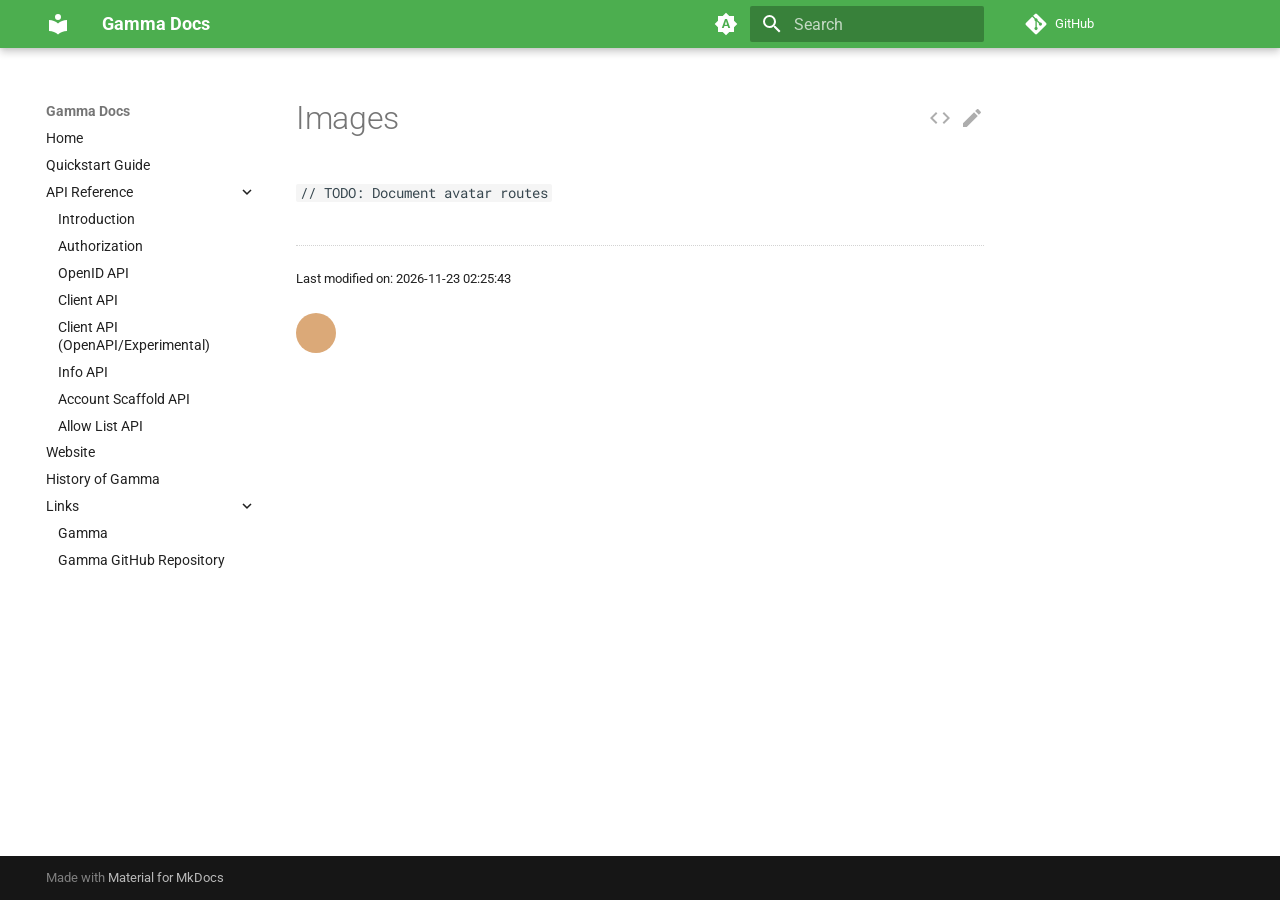
<file: api/images/index.html>
<!DOCTYPE html><html lang="en" class="no-js"><head>
    
      <meta charset="utf-8">
      <meta name="viewport" content="width=device-width,initial-scale=1">
      
        <meta name="description" content="Documentation for Gamma, the authentication and authorization service for the Software Engineering Student Division (IT) at Chalmers.">
      
      
      
        <link rel="canonical" href="https://gamma-docs.olillin.com/api/images/">
      
      
      
      
      <link rel="icon" href="../../assets/images/favicon.png">
      <meta name="generator" content="mkdocs-1.5.3, mkdocs-material-9.5.17">
    
    
      
        <title>Images - Gamma Docs</title>
      
    
    
      <link rel="stylesheet" href="../../assets/stylesheets/main.bcfcd587.min.css">
      
        
        <link rel="stylesheet" href="../../assets/stylesheets/palette.06af60db.min.css">
      
      


    
    
      
    
    
      
        
        
        <link rel="preconnect" href="https://fonts.gstatic.com" crossorigin="">
        <link rel="stylesheet" href="https://fonts.googleapis.com/css?family=Roboto:300,300i,400,400i,700,700i%7CRoboto+Mono:400,400i,700,700i&amp;display=fallback">
        <style>:root{--md-text-font:"Roboto";--md-code-font:"Roboto Mono"}</style>
      
    
    
      <link rel="stylesheet" href="../../css/critic.css">
    
      <link rel="stylesheet" href="../../css/neoteroi-mkdocs.css">
    
      <link rel="stylesheet" href="../../css/toc.css">
    
    <script>__md_scope=new URL("../..",location),__md_hash=e=>[...e].reduce((e,_)=>(e<<5)-e+_.charCodeAt(0),0),__md_get=(e,_=localStorage,t=__md_scope)=>JSON.parse(_.getItem(t.pathname+"."+e)),__md_set=(e,_,t=localStorage,a=__md_scope)=>{try{t.setItem(a.pathname+"."+e,JSON.stringify(_))}catch(e){}}</script>
    
      

    
    
    
  <link href="../../assets/stylesheets/glightbox.min.css" rel="stylesheet"><script src="../../assets/javascripts/glightbox.min.js"></script><style id="glightbox-style">
            html.glightbox-open { overflow: initial; height: 100%; }
            .gslide-title { margin-top: 0px; user-select: text; }
            .gslide-desc { color: #666; user-select: text; }
            .gslide-image img { background: white; }
            .gscrollbar-fixer { padding-right: 15px; }
            .gdesc-inner { font-size: 0.75rem; }
            body[data-md-color-scheme="slate"] .gdesc-inner { background: var(--md-default-bg-color); }
            body[data-md-color-scheme="slate"] .gslide-title { color: var(--md-default-fg-color); }
            body[data-md-color-scheme="slate"] .gslide-desc { color: var(--md-default-fg-color); }
        </style></head>
  
  
    
    
      
    
    
    
    
    <body dir="ltr" data-md-color-scheme="default" data-md-color-primary="green" data-md-color-accent="indigo">
  
    
    <input class="md-toggle" data-md-toggle="drawer" type="checkbox" id="__drawer" autocomplete="off">
    <input class="md-toggle" data-md-toggle="search" type="checkbox" id="__search" autocomplete="off">
    <label class="md-overlay" for="__drawer"></label>
    <div data-md-component="skip">
      
    </div>
    <div data-md-component="announce">
      
    </div>
    
    
      

  

<header class="md-header md-header--shadow" data-md-component="header">
  <nav class="md-header__inner md-grid" aria-label="Header">
    <a href="../.." title="Gamma Docs" class="md-header__button md-logo" aria-label="Gamma Docs" data-md-component="logo">
      
  
  <svg xmlns="http://www.w3.org/2000/svg" viewBox="0 0 24 24"><path d="M12 8a3 3 0 0 0 3-3 3 3 0 0 0-3-3 3 3 0 0 0-3 3 3 3 0 0 0 3 3m0 3.54C9.64 9.35 6.5 8 3 8v11c3.5 0 6.64 1.35 9 3.54 2.36-2.19 5.5-3.54 9-3.54V8c-3.5 0-6.64 1.35-9 3.54Z"></path></svg>

    </a>
    <label class="md-header__button md-icon" for="__drawer">
      
      <svg xmlns="http://www.w3.org/2000/svg" viewBox="0 0 24 24"><path d="M3 6h18v2H3V6m0 5h18v2H3v-2m0 5h18v2H3v-2Z"></path></svg>
    </label>
    <div class="md-header__title" data-md-component="header-title">
      <div class="md-header__ellipsis">
        <div class="md-header__topic">
          <span class="md-ellipsis">
            Gamma Docs
          </span>
        </div>
        <div class="md-header__topic" data-md-component="header-topic">
          <span class="md-ellipsis">
            
              Images
            
          </span>
        </div>
      </div>
    </div>
    
      
        <form class="md-header__option" data-md-component="palette">
  
    
    
    
    <input class="md-option" data-md-color-media="(prefers-color-scheme)" data-md-color-scheme="default" data-md-color-primary="green" data-md-color-accent="indigo" aria-label="Switch to light mode" type="radio" name="__palette" id="__palette_0">
    
      <label class="md-header__button md-icon" title="Switch to light mode" for="__palette_1" hidden="">
        <svg xmlns="http://www.w3.org/2000/svg" viewBox="0 0 24 24"><path d="m14.3 16-.7-2h-3.2l-.7 2H7.8L11 7h2l3.2 9h-1.9M20 8.69V4h-4.69L12 .69 8.69 4H4v4.69L.69 12 4 15.31V20h4.69L12 23.31 15.31 20H20v-4.69L23.31 12 20 8.69m-9.15 3.96h2.3L12 9l-1.15 3.65Z"></path></svg>
      </label>
    
  
    
    
    
    <input class="md-option" data-md-color-media="(prefers-color-scheme: light)" data-md-color-scheme="default" data-md-color-primary="green" data-md-color-accent="indigo" aria-label="Switch to dark mode" type="radio" name="__palette" id="__palette_1">
    
      <label class="md-header__button md-icon" title="Switch to dark mode" for="__palette_2" hidden="">
        <svg xmlns="http://www.w3.org/2000/svg" viewBox="0 0 24 24"><path d="M12 8a4 4 0 0 0-4 4 4 4 0 0 0 4 4 4 4 0 0 0 4-4 4 4 0 0 0-4-4m0 10a6 6 0 0 1-6-6 6 6 0 0 1 6-6 6 6 0 0 1 6 6 6 6 0 0 1-6 6m8-9.31V4h-4.69L12 .69 8.69 4H4v4.69L.69 12 4 15.31V20h4.69L12 23.31 15.31 20H20v-4.69L23.31 12 20 8.69Z"></path></svg>
      </label>
    
  
    
    
    
    <input class="md-option" data-md-color-media="(prefers-color-scheme: dark)" data-md-color-scheme="slate" data-md-color-primary="green" data-md-color-accent="indigo" aria-label="Switch to light mode" type="radio" name="__palette" id="__palette_2">
    
      <label class="md-header__button md-icon" title="Switch to light mode" for="__palette_0" hidden="">
        <svg xmlns="http://www.w3.org/2000/svg" viewBox="0 0 24 24"><path d="M12 18c-.89 0-1.74-.2-2.5-.55C11.56 16.5 13 14.42 13 12c0-2.42-1.44-4.5-3.5-5.45C10.26 6.2 11.11 6 12 6a6 6 0 0 1 6 6 6 6 0 0 1-6 6m8-9.31V4h-4.69L12 .69 8.69 4H4v4.69L.69 12 4 15.31V20h4.69L12 23.31 15.31 20H20v-4.69L23.31 12 20 8.69Z"></path></svg>
      </label>
    
  
</form>
      
    
    
      <script>var media,input,key,value,palette=__md_get("__palette");if(palette&&palette.color){"(prefers-color-scheme)"===palette.color.media&&(media=matchMedia("(prefers-color-scheme: light)"),input=document.querySelector(media.matches?"[data-md-color-media='(prefers-color-scheme: light)']":"[data-md-color-media='(prefers-color-scheme: dark)']"),palette.color.media=input.getAttribute("data-md-color-media"),palette.color.scheme=input.getAttribute("data-md-color-scheme"),palette.color.primary=input.getAttribute("data-md-color-primary"),palette.color.accent=input.getAttribute("data-md-color-accent"));for([key,value]of Object.entries(palette.color))document.body.setAttribute("data-md-color-"+key,value)}</script>
    
    
    
      <label class="md-header__button md-icon" for="__search">
        
        <svg xmlns="http://www.w3.org/2000/svg" viewBox="0 0 24 24"><path d="M9.5 3A6.5 6.5 0 0 1 16 9.5c0 1.61-.59 3.09-1.56 4.23l.27.27h.79l5 5-1.5 1.5-5-5v-.79l-.27-.27A6.516 6.516 0 0 1 9.5 16 6.5 6.5 0 0 1 3 9.5 6.5 6.5 0 0 1 9.5 3m0 2C7 5 5 7 5 9.5S7 14 9.5 14 14 12 14 9.5 12 5 9.5 5Z"></path></svg>
      </label>
      <div class="md-search" data-md-component="search" role="dialog">
  <label class="md-search__overlay" for="__search"></label>
  <div class="md-search__inner" role="search">
    <form class="md-search__form" name="search">
      <input type="text" class="md-search__input" name="query" aria-label="Search" placeholder="Search" autocapitalize="off" autocorrect="off" autocomplete="off" spellcheck="false" data-md-component="search-query" required="">
      <label class="md-search__icon md-icon" for="__search">
        
        <svg xmlns="http://www.w3.org/2000/svg" viewBox="0 0 24 24"><path d="M9.5 3A6.5 6.5 0 0 1 16 9.5c0 1.61-.59 3.09-1.56 4.23l.27.27h.79l5 5-1.5 1.5-5-5v-.79l-.27-.27A6.516 6.516 0 0 1 9.5 16 6.5 6.5 0 0 1 3 9.5 6.5 6.5 0 0 1 9.5 3m0 2C7 5 5 7 5 9.5S7 14 9.5 14 14 12 14 9.5 12 5 9.5 5Z"></path></svg>
        
        <svg xmlns="http://www.w3.org/2000/svg" viewBox="0 0 24 24"><path d="M20 11v2H8l5.5 5.5-1.42 1.42L4.16 12l7.92-7.92L13.5 5.5 8 11h12Z"></path></svg>
      </label>
      <nav class="md-search__options" aria-label="Search">
        
        <button type="reset" class="md-search__icon md-icon" title="Clear" aria-label="Clear" tabindex="-1">
          
          <svg xmlns="http://www.w3.org/2000/svg" viewBox="0 0 24 24"><path d="M19 6.41 17.59 5 12 10.59 6.41 5 5 6.41 10.59 12 5 17.59 6.41 19 12 13.41 17.59 19 19 17.59 13.41 12 19 6.41Z"></path></svg>
        </button>
      </nav>
      
    </form>
    <div class="md-search__output">
      <div class="md-search__scrollwrap" data-md-scrollfix="">
        <div class="md-search-result" data-md-component="search-result">
          <div class="md-search-result__meta">
            Initializing search
          </div>
          <ol class="md-search-result__list" role="presentation"></ol>
        </div>
      </div>
    </div>
  </div>
</div>
    
    
      <div class="md-header__source">
        <a href="https://github.com/olillin/gamma-docs" title="Go to repository" class="md-source" data-md-component="source">
  <div class="md-source__icon md-icon">
    
    <svg xmlns="http://www.w3.org/2000/svg" viewBox="0 0 448 512"><!--! Font Awesome Free 6.5.1 by @fontawesome - https://fontawesome.com License - https://fontawesome.com/license/free (Icons: CC BY 4.0, Fonts: SIL OFL 1.1, Code: MIT License) Copyright 2023 Fonticons, Inc.--><path d="M439.55 236.05 244 40.45a28.87 28.87 0 0 0-40.81 0l-40.66 40.63 51.52 51.52c27.06-9.14 52.68 16.77 43.39 43.68l49.66 49.66c34.23-11.8 61.18 31 35.47 56.69-26.49 26.49-70.21-2.87-56-37.34L240.22 199v121.85c25.3 12.54 22.26 41.85 9.08 55a34.34 34.34 0 0 1-48.55 0c-17.57-17.6-11.07-46.91 11.25-56v-123c-20.8-8.51-24.6-30.74-18.64-45L142.57 101 8.45 235.14a28.86 28.86 0 0 0 0 40.81l195.61 195.6a28.86 28.86 0 0 0 40.8 0l194.69-194.69a28.86 28.86 0 0 0 0-40.81z"></path></svg>
  </div>
  <div class="md-source__repository">
    GitHub
  </div>
</a>
      </div>
    
  </nav>
  
</header>
    
    <div class="md-container" data-md-component="container">
      
      
        
          
        
      
      <main class="md-main" data-md-component="main">
        <div class="md-main__inner md-grid">
          
            
              
              <div class="md-sidebar md-sidebar--primary" data-md-component="sidebar" data-md-type="navigation">
                <div class="md-sidebar__scrollwrap">
                  <div class="md-sidebar__inner">
                    



<nav class="md-nav md-nav--primary" aria-label="Navigation" data-md-level="0">
  <label class="md-nav__title" for="__drawer">
    <a href="../.." title="Gamma Docs" class="md-nav__button md-logo" aria-label="Gamma Docs" data-md-component="logo">
      
  
  <svg xmlns="http://www.w3.org/2000/svg" viewBox="0 0 24 24"><path d="M12 8a3 3 0 0 0 3-3 3 3 0 0 0-3-3 3 3 0 0 0-3 3 3 3 0 0 0 3 3m0 3.54C9.64 9.35 6.5 8 3 8v11c3.5 0 6.64 1.35 9 3.54 2.36-2.19 5.5-3.54 9-3.54V8c-3.5 0-6.64 1.35-9 3.54Z"></path></svg>

    </a>
    Gamma Docs
  </label>
  
    <div class="md-nav__source">
      <a href="https://github.com/olillin/gamma-docs" title="Go to repository" class="md-source" data-md-component="source">
  <div class="md-source__icon md-icon">
    
    <svg xmlns="http://www.w3.org/2000/svg" viewBox="0 0 448 512"><!--! Font Awesome Free 6.5.1 by @fontawesome - https://fontawesome.com License - https://fontawesome.com/license/free (Icons: CC BY 4.0, Fonts: SIL OFL 1.1, Code: MIT License) Copyright 2023 Fonticons, Inc.--><path d="M439.55 236.05 244 40.45a28.87 28.87 0 0 0-40.81 0l-40.66 40.63 51.52 51.52c27.06-9.14 52.68 16.77 43.39 43.68l49.66 49.66c34.23-11.8 61.18 31 35.47 56.69-26.49 26.49-70.21-2.87-56-37.34L240.22 199v121.85c25.3 12.54 22.26 41.85 9.08 55a34.34 34.34 0 0 1-48.55 0c-17.57-17.6-11.07-46.91 11.25-56v-123c-20.8-8.51-24.6-30.74-18.64-45L142.57 101 8.45 235.14a28.86 28.86 0 0 0 0 40.81l195.61 195.6a28.86 28.86 0 0 0 40.8 0l194.69-194.69a28.86 28.86 0 0 0 0-40.81z"></path></svg>
  </div>
  <div class="md-source__repository">
    GitHub
  </div>
</a>
    </div>
  
  <ul class="md-nav__list" data-md-scrollfix="">
    
      
      
  
  
  
  
    <li class="md-nav__item">
      <a href="../.." class="md-nav__link">
        
  
  <span class="md-ellipsis">
    Home
  </span>
  

      </a>
    </li>
  

    
      
      
  
  
  
  
    <li class="md-nav__item">
      <a href="../../quickstart/" class="md-nav__link">
        
  
  <span class="md-ellipsis">
    Quickstart Guide
  </span>
  

      </a>
    </li>
  

    
      
      
  
  
  
  
    
    
    
    
    <li class="md-nav__item md-nav__item--nested">
      
        
        
          
        
        <input class="md-nav__toggle md-toggle md-toggle--indeterminate" type="checkbox" id="__nav_3">
        
          
          <label class="md-nav__link" for="__nav_3" id="__nav_3_label" tabindex="0">
            
  
  <span class="md-ellipsis">
    API Reference
  </span>
  

            <span class="md-nav__icon md-icon"></span>
          </label>
        
        <nav class="md-nav" data-md-level="1" aria-labelledby="__nav_3_label" aria-expanded="false">
          <label class="md-nav__title" for="__nav_3">
            <span class="md-nav__icon md-icon"></span>
            API Reference
          </label>
          <ul class="md-nav__list" data-md-scrollfix="">
            
              
                
  
  
  
  
    <li class="md-nav__item">
      <a href="../" class="md-nav__link">
        
  
  <span class="md-ellipsis">
    Introduction
  </span>
  

      </a>
    </li>
  

              
            
              
                
  
  
  
  
    <li class="md-nav__item">
      <a href="../authorization/" class="md-nav__link">
        
  
  <span class="md-ellipsis">
    Authorization
  </span>
  

      </a>
    </li>
  

              
            
              
                
  
  
  
  
    <li class="md-nav__item">
      <a href="../openid/" class="md-nav__link">
        
  
  <span class="md-ellipsis">
    OpenID API
  </span>
  

      </a>
    </li>
  

              
            
              
                
  
  
  
  
    <li class="md-nav__item">
      <a href="../client-api/" class="md-nav__link">
        
  
  <span class="md-ellipsis">
    Client API
  </span>
  

      </a>
    </li>
  

              
            
              
                
  
  
  
  
    <li class="md-nav__item">
      <a href="../client-api-openapi/" class="md-nav__link">
        
  
  <span class="md-ellipsis">
    Client API (OpenAPI/Experimental)
  </span>
  

      </a>
    </li>
  

              
            
              
                
  
  
  
  
    <li class="md-nav__item">
      <a href="../info-api/" class="md-nav__link">
        
  
  <span class="md-ellipsis">
    Info API
  </span>
  

      </a>
    </li>
  

              
            
              
                
  
  
  
  
    <li class="md-nav__item">
      <a href="../account-scaffold-api/" class="md-nav__link">
        
  
  <span class="md-ellipsis">
    Account Scaffold API
  </span>
  

      </a>
    </li>
  

              
            
              
                
  
  
  
  
    <li class="md-nav__item">
      <a href="../allow-list-api/" class="md-nav__link">
        
  
  <span class="md-ellipsis">
    Allow List API
  </span>
  

      </a>
    </li>
  

              
            
          </ul>
        </nav>
      
    </li>
  

    
      
      
  
  
  
  
    <li class="md-nav__item">
      <a href="../../website/" class="md-nav__link">
        
  
  <span class="md-ellipsis">
    Website
  </span>
  

      </a>
    </li>
  

    
      
      
  
  
  
  
    <li class="md-nav__item">
      <a href="../../history/" class="md-nav__link">
        
  
  <span class="md-ellipsis">
    History of Gamma
  </span>
  

      </a>
    </li>
  

    
      
      
  
  
  
  
    
    
    
    
    <li class="md-nav__item md-nav__item--nested">
      
        
        
          
        
        <input class="md-nav__toggle md-toggle md-toggle--indeterminate" type="checkbox" id="__nav_6">
        
          
          <label class="md-nav__link" for="__nav_6" id="__nav_6_label" tabindex="0">
            
  
  <span class="md-ellipsis">
    Links
  </span>
  

            <span class="md-nav__icon md-icon"></span>
          </label>
        
        <nav class="md-nav" data-md-level="1" aria-labelledby="__nav_6_label" aria-expanded="false">
          <label class="md-nav__title" for="__nav_6">
            <span class="md-nav__icon md-icon"></span>
            Links
          </label>
          <ul class="md-nav__list" data-md-scrollfix="">
            
              
                
  
  
  
  
    <li class="md-nav__item">
      <a href="https://auth.chalmers.it" class="md-nav__link">
        
  
  <span class="md-ellipsis">
    Gamma
  </span>
  

      </a>
    </li>
  

              
            
              
                
  
  
  
  
    <li class="md-nav__item">
      <a href="https://github.com/cthit/Gamma" class="md-nav__link">
        
  
  <span class="md-ellipsis">
    Gamma GitHub Repository
  </span>
  

      </a>
    </li>
  

              
            
          </ul>
        </nav>
      
    </li>
  

    
  </ul>
</nav>
                  </div>
                </div>
              </div>
            
            
              
              <div class="md-sidebar md-sidebar--secondary" data-md-component="sidebar" data-md-type="toc">
                <div class="md-sidebar__scrollwrap">
                  <div class="md-sidebar__inner">
                    

  

<nav class="md-nav md-nav--secondary" aria-label="Table of Contents">
  
  
  
  
</nav>
                  </div>
                </div>
              </div>
            
          
          
            <div class="md-content" data-md-component="content">
              <article class="md-content__inner md-typeset">
                
                  

  
    <a href="https://github.com/olillin/gamma-docs/edit/main/docs/api/images.md" title="Edit this page" class="md-content__button md-icon">
      
      <svg xmlns="http://www.w3.org/2000/svg" viewBox="0 0 24 24"><path d="M20.71 7.04c.39-.39.39-1.04 0-1.41l-2.34-2.34c-.37-.39-1.02-.39-1.41 0l-1.84 1.83 3.75 3.75M3 17.25V21h3.75L17.81 9.93l-3.75-3.75L3 17.25Z"></path></svg>
    </a>
  
  
    
      
    
    <a href="https://github.com/olillin/gamma-docs/raw/main/docs/api/images.md" title="View source of this page" class="md-content__button md-icon">
      
      <svg xmlns="http://www.w3.org/2000/svg" viewBox="0 0 24 24"><path d="m14.6 16.6 4.6-4.6-4.6-4.6L16 6l6 6-6 6-1.4-1.4m-5.2 0L4.8 12l4.6-4.6L8 6l-6 6 6 6 1.4-1.4Z"></path></svg>
    </a>
  


<h1 id="images">Images<a class="headerlink" href="#images" title="Permanent link">¶</a></h1>
<p><code>// TODO: Document avatar routes</code></p>
<div class="nt-contribs"><p class="nt-mod-time">Last modified on: 2026-11-23 02:25:43</p><div class="nt-contributors"><div class="nt-contributor image nt-group-0" title="Oli &lt;oli@olillin.com&gt; (1)" style="background-image: url('https://avatars.githubusercontent.com/u/55047947?s=400')"><span class="nt-initials"></span></div></div></div>












                
              </article>
            </div>
          
          
  <script>var tabs=__md_get("__tabs");if(Array.isArray(tabs))e:for(var set of document.querySelectorAll(".tabbed-set")){var tab,labels=set.querySelector(".tabbed-labels");for(tab of tabs)for(var label of labels.getElementsByTagName("label"))if(label.innerText.trim()===tab){var input=document.getElementById(label.htmlFor);input.checked=!0;continue e}}</script>

<script>var target=document.getElementById(location.hash.slice(1));target&&target.name&&(target.checked=target.name.startsWith("__tabbed_"))</script>
        </div>
        
      </main>
      
        <footer class="md-footer">
  
  <div class="md-footer-meta md-typeset">
    <div class="md-footer-meta__inner md-grid">
      <div class="md-copyright">
  
  
    Made with
    <a href="https://squidfunk.github.io/mkdocs-material/" target="_blank" rel="noopener">
      Material for MkDocs
    </a>
  
</div>
      
    </div>
  </div>
</footer>
      
    </div>
    <div class="md-dialog" data-md-component="dialog">
      <div class="md-dialog__inner md-typeset"></div>
    </div>
    
    
    <script id="__config" type="application/json">{"base": "../..", "features": ["content.action.view", "content.action.edit", "content.code.annotate", "content.code.copy", "content.code.select", "content.tabs.link", "navigation.instant", "navigation.expand"], "search": "../../assets/javascripts/workers/search.b8dbb3d2.min.js", "translations": {"clipboard.copied": "Copied to clipboard", "clipboard.copy": "Copy to clipboard", "search.result.more.one": "1 more on this page", "search.result.more.other": "# more on this page", "search.result.none": "No matching documents", "search.result.one": "1 matching document", "search.result.other": "# matching documents", "search.result.placeholder": "Type to start searching", "search.result.term.missing": "Missing", "select.version": "Select version"}}</script>
    
    
      <script src="../../assets/javascripts/bundle.1e8ae164.min.js"></script>
      
    
  
<script id="init-glightbox">const lightbox = GLightbox({"touchNavigation": true, "loop": false, "zoomable": true, "draggable": true, "openEffect": "zoom", "closeEffect": "zoom", "slideEffect": "slide"});
document$.subscribe(()=>{ lightbox.reload(); });
</script></body></html>
</file>
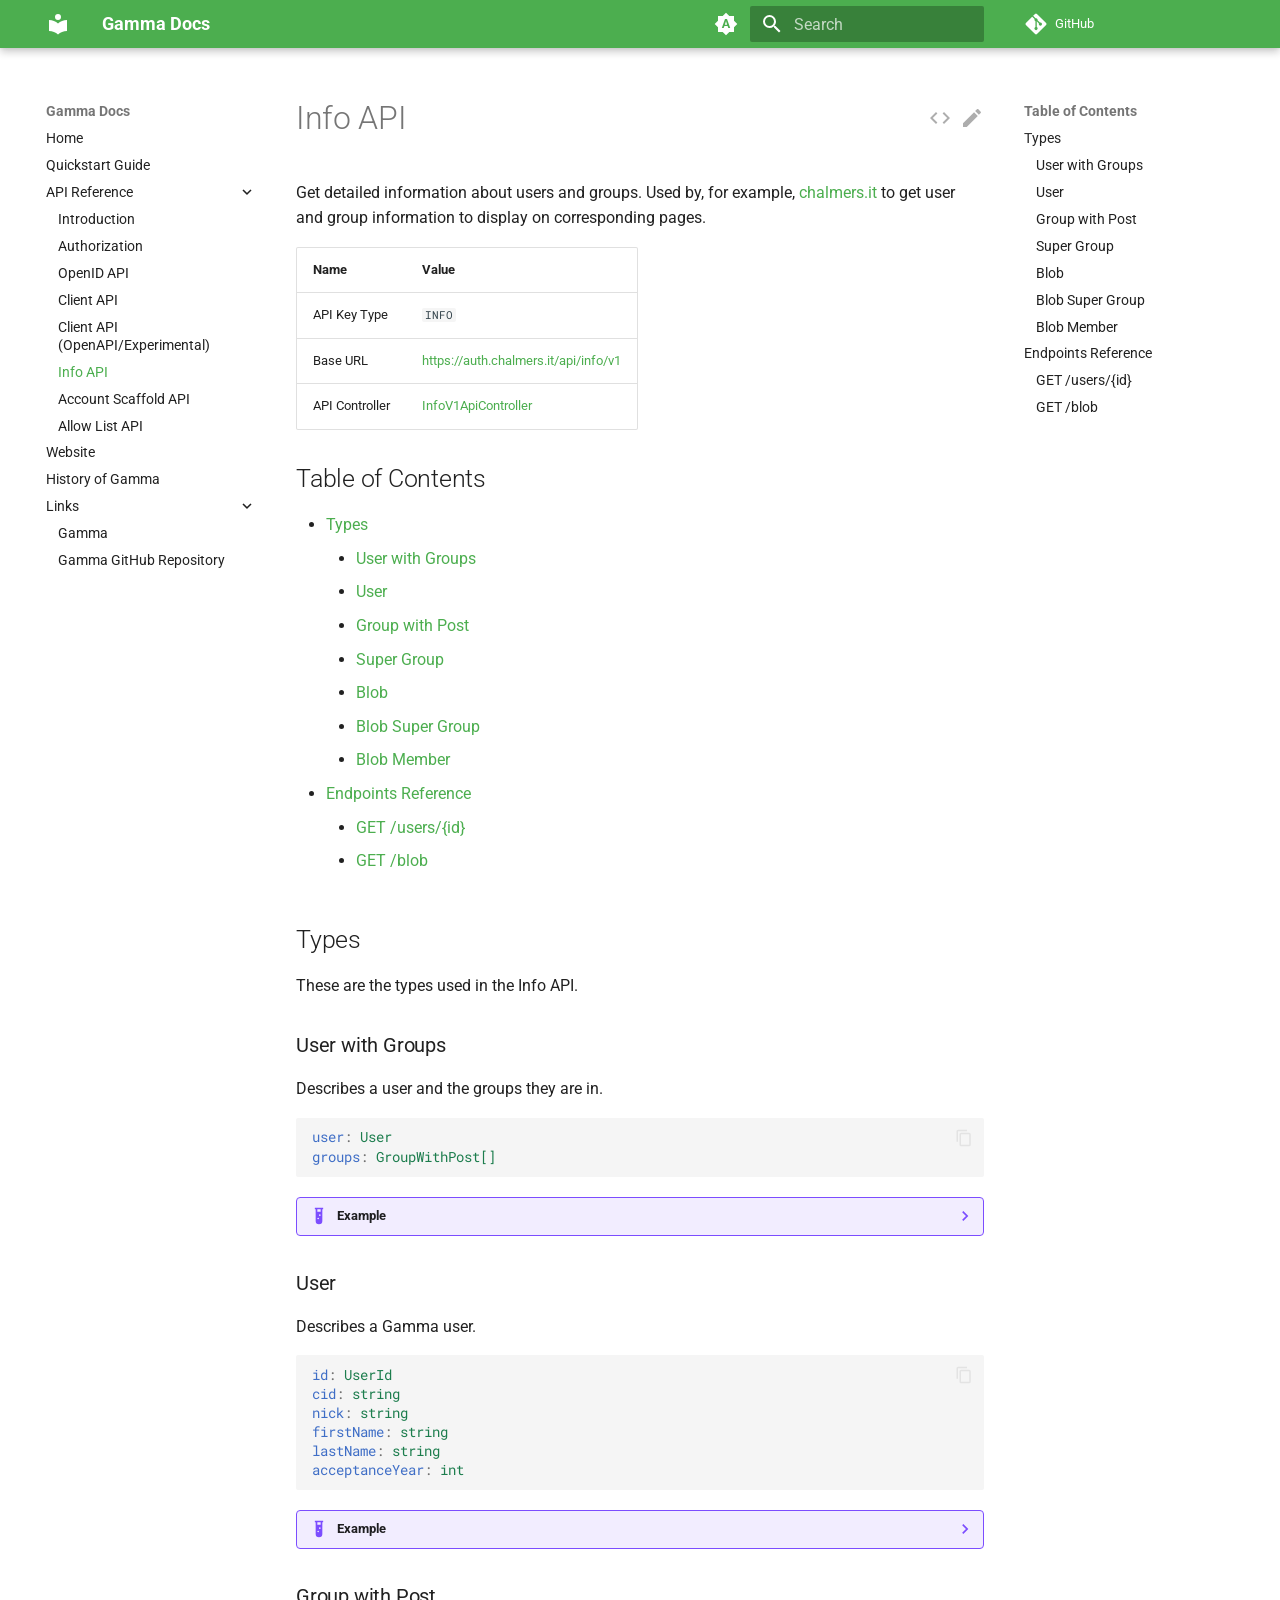
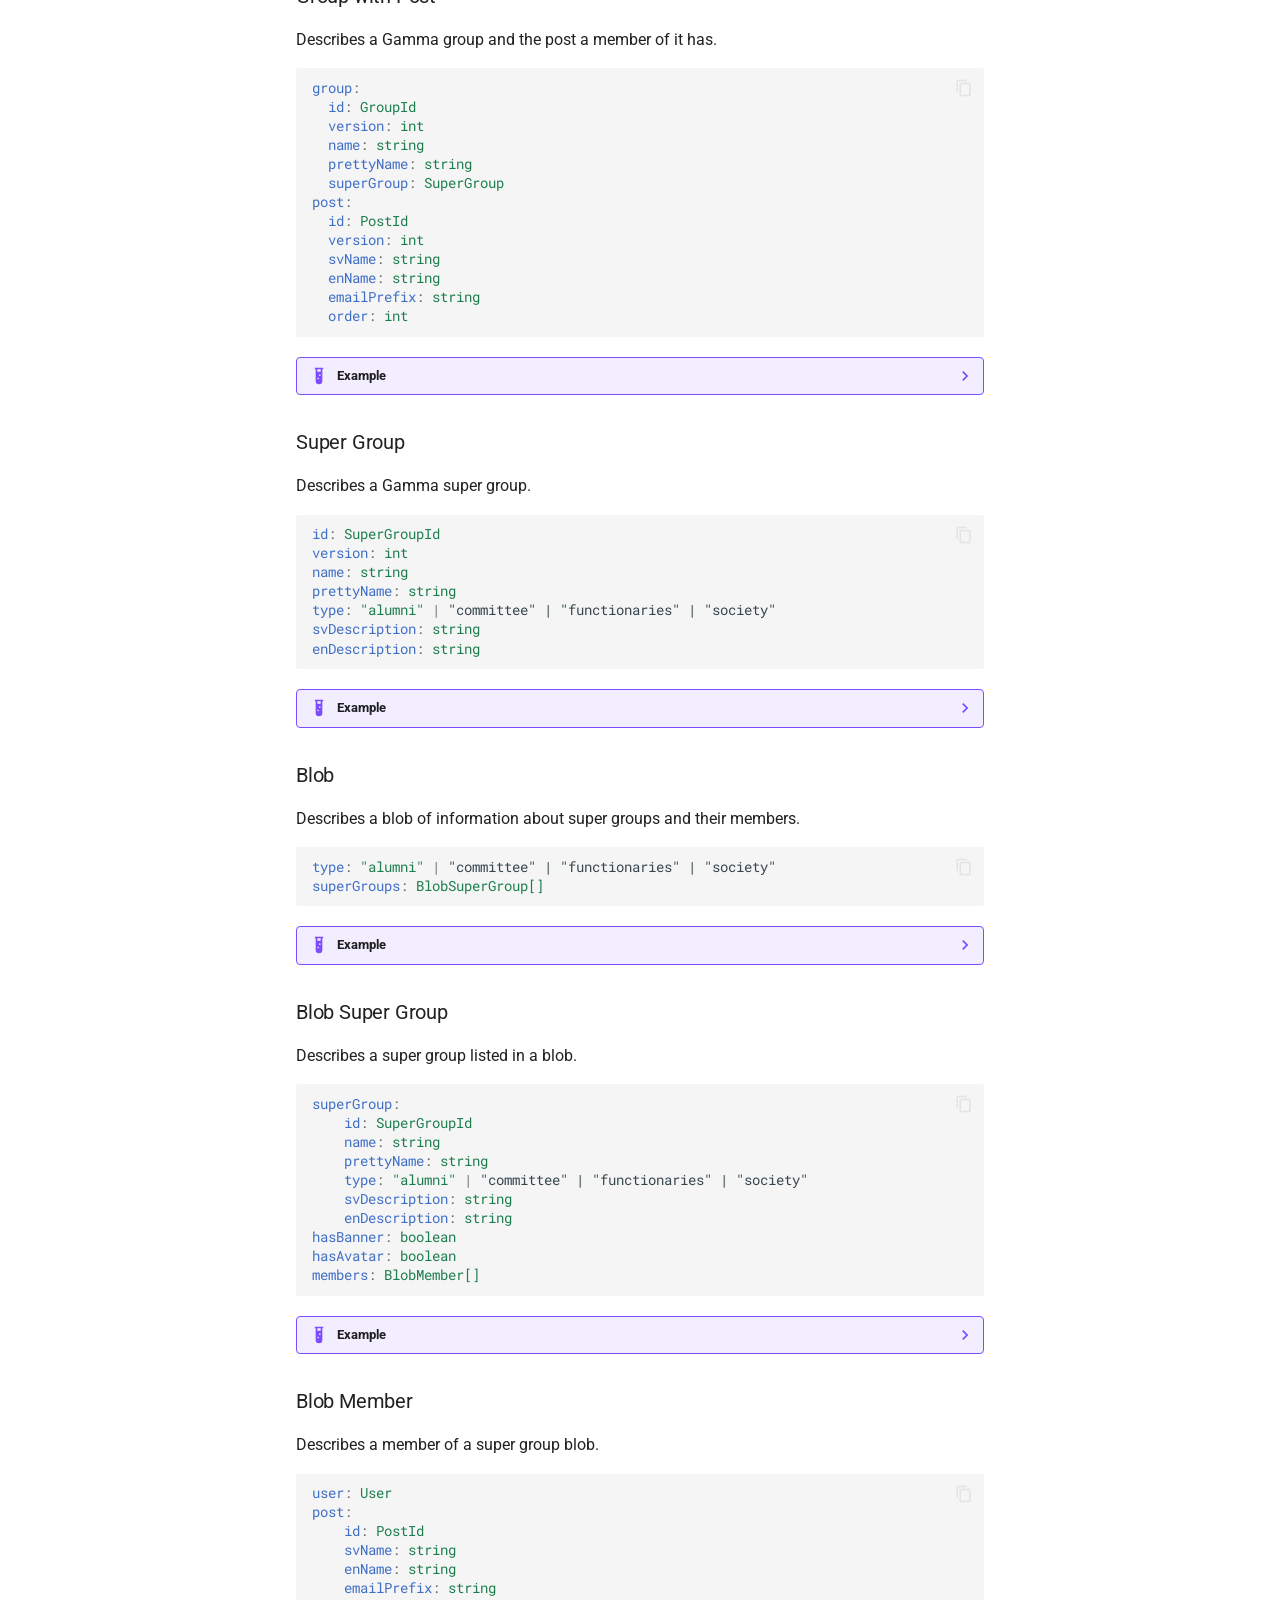
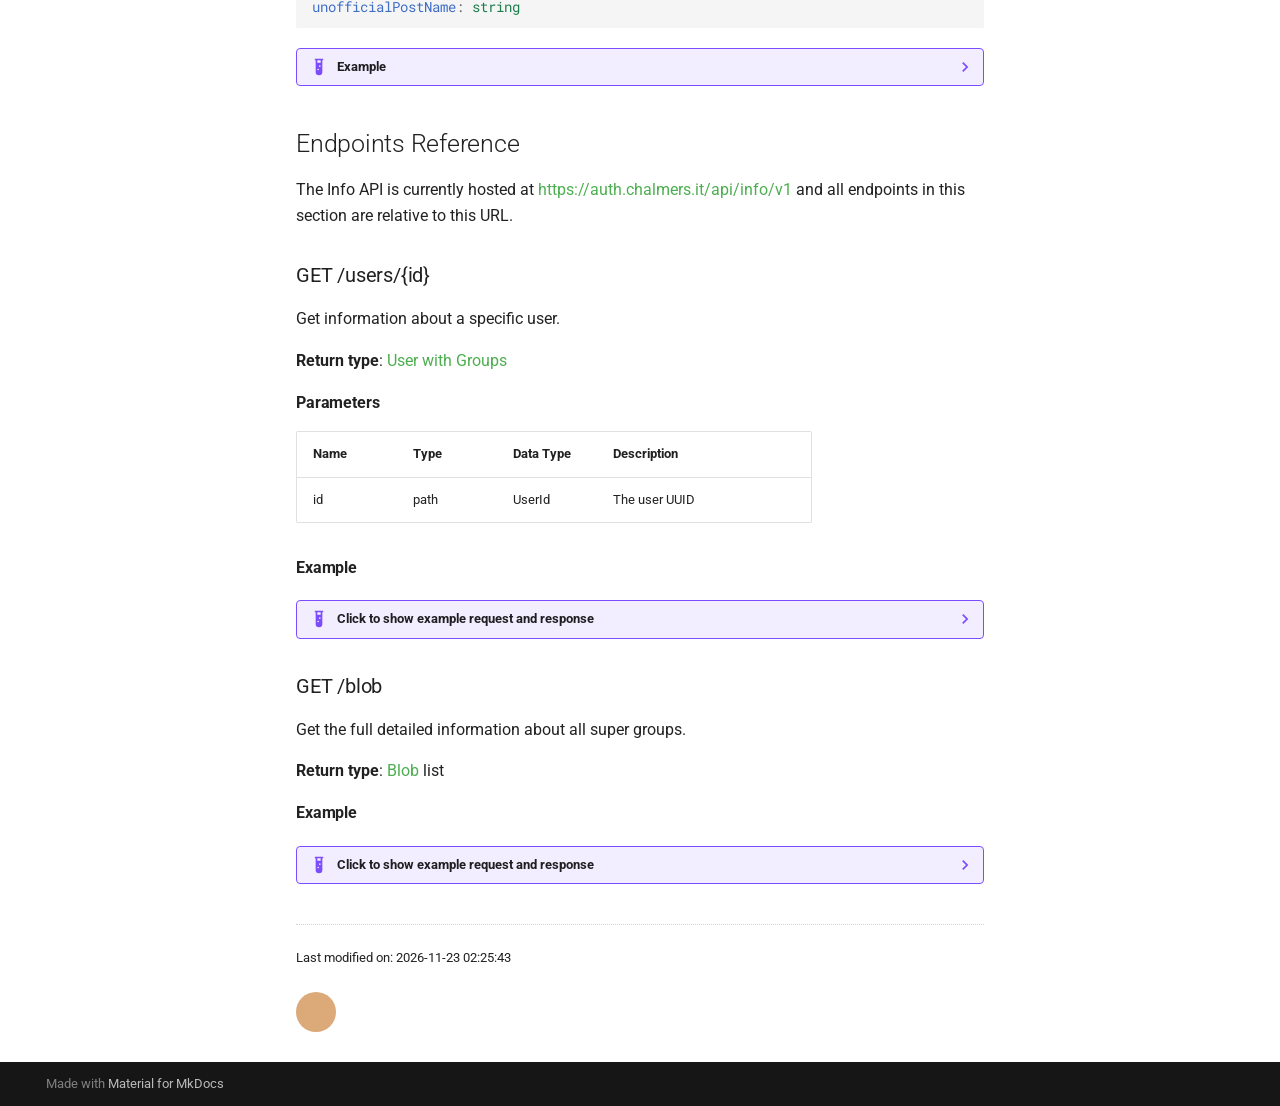
<file: api/info-api/index.html>
<!DOCTYPE html><html lang="en" class="no-js"><head>
    
      <meta charset="utf-8">
      <meta name="viewport" content="width=device-width,initial-scale=1">
      
        <meta name="description" content="Documentation for Gamma, the authentication and authorization service for the Software Engineering Student Division (IT) at Chalmers.">
      
      
      
        <link rel="canonical" href="https://gamma-docs.olillin.com/api/info-api/">
      
      
        <link rel="prev" href="../client-api-openapi/">
      
      
        <link rel="next" href="../account-scaffold-api/">
      
      
      <link rel="icon" href="../../assets/images/favicon.png">
      <meta name="generator" content="mkdocs-1.5.3, mkdocs-material-9.5.17">
    
    
      
        <title>Info API - Gamma Docs</title>
      
    
    
      <link rel="stylesheet" href="../../assets/stylesheets/main.bcfcd587.min.css">
      
        
        <link rel="stylesheet" href="../../assets/stylesheets/palette.06af60db.min.css">
      
      


    
    
      
    
    
      
        
        
        <link rel="preconnect" href="https://fonts.gstatic.com" crossorigin="">
        <link rel="stylesheet" href="https://fonts.googleapis.com/css?family=Roboto:300,300i,400,400i,700,700i%7CRoboto+Mono:400,400i,700,700i&amp;display=fallback">
        <style>:root{--md-text-font:"Roboto";--md-code-font:"Roboto Mono"}</style>
      
    
    
      <link rel="stylesheet" href="../../css/critic.css">
    
      <link rel="stylesheet" href="../../css/neoteroi-mkdocs.css">
    
      <link rel="stylesheet" href="../../css/toc.css">
    
    <script>__md_scope=new URL("../..",location),__md_hash=e=>[...e].reduce((e,_)=>(e<<5)-e+_.charCodeAt(0),0),__md_get=(e,_=localStorage,t=__md_scope)=>JSON.parse(_.getItem(t.pathname+"."+e)),__md_set=(e,_,t=localStorage,a=__md_scope)=>{try{t.setItem(a.pathname+"."+e,JSON.stringify(_))}catch(e){}}</script>
    
      

    
    
    
  <link href="../../assets/stylesheets/glightbox.min.css" rel="stylesheet"><script src="../../assets/javascripts/glightbox.min.js"></script><style id="glightbox-style">
            html.glightbox-open { overflow: initial; height: 100%; }
            .gslide-title { margin-top: 0px; user-select: text; }
            .gslide-desc { color: #666; user-select: text; }
            .gslide-image img { background: white; }
            .gscrollbar-fixer { padding-right: 15px; }
            .gdesc-inner { font-size: 0.75rem; }
            body[data-md-color-scheme="slate"] .gdesc-inner { background: var(--md-default-bg-color); }
            body[data-md-color-scheme="slate"] .gslide-title { color: var(--md-default-fg-color); }
            body[data-md-color-scheme="slate"] .gslide-desc { color: var(--md-default-fg-color); }
        </style></head>
  
  
    
    
      
    
    
    
    
    <body dir="ltr" data-md-color-scheme="default" data-md-color-primary="green" data-md-color-accent="indigo">
  
    
    <input class="md-toggle" data-md-toggle="drawer" type="checkbox" id="__drawer" autocomplete="off">
    <input class="md-toggle" data-md-toggle="search" type="checkbox" id="__search" autocomplete="off">
    <label class="md-overlay" for="__drawer"></label>
    <div data-md-component="skip">
      
        
        <a href="#types" class="md-skip">
          Skip to content
        </a>
      
    </div>
    <div data-md-component="announce">
      
    </div>
    
    
      

  

<header class="md-header md-header--shadow" data-md-component="header">
  <nav class="md-header__inner md-grid" aria-label="Header">
    <a href="../.." title="Gamma Docs" class="md-header__button md-logo" aria-label="Gamma Docs" data-md-component="logo">
      
  
  <svg xmlns="http://www.w3.org/2000/svg" viewBox="0 0 24 24"><path d="M12 8a3 3 0 0 0 3-3 3 3 0 0 0-3-3 3 3 0 0 0-3 3 3 3 0 0 0 3 3m0 3.54C9.64 9.35 6.5 8 3 8v11c3.5 0 6.64 1.35 9 3.54 2.36-2.19 5.5-3.54 9-3.54V8c-3.5 0-6.64 1.35-9 3.54Z"></path></svg>

    </a>
    <label class="md-header__button md-icon" for="__drawer">
      
      <svg xmlns="http://www.w3.org/2000/svg" viewBox="0 0 24 24"><path d="M3 6h18v2H3V6m0 5h18v2H3v-2m0 5h18v2H3v-2Z"></path></svg>
    </label>
    <div class="md-header__title" data-md-component="header-title">
      <div class="md-header__ellipsis">
        <div class="md-header__topic">
          <span class="md-ellipsis">
            Gamma Docs
          </span>
        </div>
        <div class="md-header__topic" data-md-component="header-topic">
          <span class="md-ellipsis">
            
              Info API
            
          </span>
        </div>
      </div>
    </div>
    
      
        <form class="md-header__option" data-md-component="palette">
  
    
    
    
    <input class="md-option" data-md-color-media="(prefers-color-scheme)" data-md-color-scheme="default" data-md-color-primary="green" data-md-color-accent="indigo" aria-label="Switch to light mode" type="radio" name="__palette" id="__palette_0">
    
      <label class="md-header__button md-icon" title="Switch to light mode" for="__palette_1" hidden="">
        <svg xmlns="http://www.w3.org/2000/svg" viewBox="0 0 24 24"><path d="m14.3 16-.7-2h-3.2l-.7 2H7.8L11 7h2l3.2 9h-1.9M20 8.69V4h-4.69L12 .69 8.69 4H4v4.69L.69 12 4 15.31V20h4.69L12 23.31 15.31 20H20v-4.69L23.31 12 20 8.69m-9.15 3.96h2.3L12 9l-1.15 3.65Z"></path></svg>
      </label>
    
  
    
    
    
    <input class="md-option" data-md-color-media="(prefers-color-scheme: light)" data-md-color-scheme="default" data-md-color-primary="green" data-md-color-accent="indigo" aria-label="Switch to dark mode" type="radio" name="__palette" id="__palette_1">
    
      <label class="md-header__button md-icon" title="Switch to dark mode" for="__palette_2" hidden="">
        <svg xmlns="http://www.w3.org/2000/svg" viewBox="0 0 24 24"><path d="M12 8a4 4 0 0 0-4 4 4 4 0 0 0 4 4 4 4 0 0 0 4-4 4 4 0 0 0-4-4m0 10a6 6 0 0 1-6-6 6 6 0 0 1 6-6 6 6 0 0 1 6 6 6 6 0 0 1-6 6m8-9.31V4h-4.69L12 .69 8.69 4H4v4.69L.69 12 4 15.31V20h4.69L12 23.31 15.31 20H20v-4.69L23.31 12 20 8.69Z"></path></svg>
      </label>
    
  
    
    
    
    <input class="md-option" data-md-color-media="(prefers-color-scheme: dark)" data-md-color-scheme="slate" data-md-color-primary="green" data-md-color-accent="indigo" aria-label="Switch to light mode" type="radio" name="__palette" id="__palette_2">
    
      <label class="md-header__button md-icon" title="Switch to light mode" for="__palette_0" hidden="">
        <svg xmlns="http://www.w3.org/2000/svg" viewBox="0 0 24 24"><path d="M12 18c-.89 0-1.74-.2-2.5-.55C11.56 16.5 13 14.42 13 12c0-2.42-1.44-4.5-3.5-5.45C10.26 6.2 11.11 6 12 6a6 6 0 0 1 6 6 6 6 0 0 1-6 6m8-9.31V4h-4.69L12 .69 8.69 4H4v4.69L.69 12 4 15.31V20h4.69L12 23.31 15.31 20H20v-4.69L23.31 12 20 8.69Z"></path></svg>
      </label>
    
  
</form>
      
    
    
      <script>var media,input,key,value,palette=__md_get("__palette");if(palette&&palette.color){"(prefers-color-scheme)"===palette.color.media&&(media=matchMedia("(prefers-color-scheme: light)"),input=document.querySelector(media.matches?"[data-md-color-media='(prefers-color-scheme: light)']":"[data-md-color-media='(prefers-color-scheme: dark)']"),palette.color.media=input.getAttribute("data-md-color-media"),palette.color.scheme=input.getAttribute("data-md-color-scheme"),palette.color.primary=input.getAttribute("data-md-color-primary"),palette.color.accent=input.getAttribute("data-md-color-accent"));for([key,value]of Object.entries(palette.color))document.body.setAttribute("data-md-color-"+key,value)}</script>
    
    
    
      <label class="md-header__button md-icon" for="__search">
        
        <svg xmlns="http://www.w3.org/2000/svg" viewBox="0 0 24 24"><path d="M9.5 3A6.5 6.5 0 0 1 16 9.5c0 1.61-.59 3.09-1.56 4.23l.27.27h.79l5 5-1.5 1.5-5-5v-.79l-.27-.27A6.516 6.516 0 0 1 9.5 16 6.5 6.5 0 0 1 3 9.5 6.5 6.5 0 0 1 9.5 3m0 2C7 5 5 7 5 9.5S7 14 9.5 14 14 12 14 9.5 12 5 9.5 5Z"></path></svg>
      </label>
      <div class="md-search" data-md-component="search" role="dialog">
  <label class="md-search__overlay" for="__search"></label>
  <div class="md-search__inner" role="search">
    <form class="md-search__form" name="search">
      <input type="text" class="md-search__input" name="query" aria-label="Search" placeholder="Search" autocapitalize="off" autocorrect="off" autocomplete="off" spellcheck="false" data-md-component="search-query" required="">
      <label class="md-search__icon md-icon" for="__search">
        
        <svg xmlns="http://www.w3.org/2000/svg" viewBox="0 0 24 24"><path d="M9.5 3A6.5 6.5 0 0 1 16 9.5c0 1.61-.59 3.09-1.56 4.23l.27.27h.79l5 5-1.5 1.5-5-5v-.79l-.27-.27A6.516 6.516 0 0 1 9.5 16 6.5 6.5 0 0 1 3 9.5 6.5 6.5 0 0 1 9.5 3m0 2C7 5 5 7 5 9.5S7 14 9.5 14 14 12 14 9.5 12 5 9.5 5Z"></path></svg>
        
        <svg xmlns="http://www.w3.org/2000/svg" viewBox="0 0 24 24"><path d="M20 11v2H8l5.5 5.5-1.42 1.42L4.16 12l7.92-7.92L13.5 5.5 8 11h12Z"></path></svg>
      </label>
      <nav class="md-search__options" aria-label="Search">
        
        <button type="reset" class="md-search__icon md-icon" title="Clear" aria-label="Clear" tabindex="-1">
          
          <svg xmlns="http://www.w3.org/2000/svg" viewBox="0 0 24 24"><path d="M19 6.41 17.59 5 12 10.59 6.41 5 5 6.41 10.59 12 5 17.59 6.41 19 12 13.41 17.59 19 19 17.59 13.41 12 19 6.41Z"></path></svg>
        </button>
      </nav>
      
    </form>
    <div class="md-search__output">
      <div class="md-search__scrollwrap" data-md-scrollfix="">
        <div class="md-search-result" data-md-component="search-result">
          <div class="md-search-result__meta">
            Initializing search
          </div>
          <ol class="md-search-result__list" role="presentation"></ol>
        </div>
      </div>
    </div>
  </div>
</div>
    
    
      <div class="md-header__source">
        <a href="https://github.com/olillin/gamma-docs" title="Go to repository" class="md-source" data-md-component="source">
  <div class="md-source__icon md-icon">
    
    <svg xmlns="http://www.w3.org/2000/svg" viewBox="0 0 448 512"><!--! Font Awesome Free 6.5.1 by @fontawesome - https://fontawesome.com License - https://fontawesome.com/license/free (Icons: CC BY 4.0, Fonts: SIL OFL 1.1, Code: MIT License) Copyright 2023 Fonticons, Inc.--><path d="M439.55 236.05 244 40.45a28.87 28.87 0 0 0-40.81 0l-40.66 40.63 51.52 51.52c27.06-9.14 52.68 16.77 43.39 43.68l49.66 49.66c34.23-11.8 61.18 31 35.47 56.69-26.49 26.49-70.21-2.87-56-37.34L240.22 199v121.85c25.3 12.54 22.26 41.85 9.08 55a34.34 34.34 0 0 1-48.55 0c-17.57-17.6-11.07-46.91 11.25-56v-123c-20.8-8.51-24.6-30.74-18.64-45L142.57 101 8.45 235.14a28.86 28.86 0 0 0 0 40.81l195.61 195.6a28.86 28.86 0 0 0 40.8 0l194.69-194.69a28.86 28.86 0 0 0 0-40.81z"></path></svg>
  </div>
  <div class="md-source__repository">
    GitHub
  </div>
</a>
      </div>
    
  </nav>
  
</header>
    
    <div class="md-container" data-md-component="container">
      
      
        
          
        
      
      <main class="md-main" data-md-component="main">
        <div class="md-main__inner md-grid">
          
            
              
              <div class="md-sidebar md-sidebar--primary" data-md-component="sidebar" data-md-type="navigation">
                <div class="md-sidebar__scrollwrap">
                  <div class="md-sidebar__inner">
                    



<nav class="md-nav md-nav--primary" aria-label="Navigation" data-md-level="0">
  <label class="md-nav__title" for="__drawer">
    <a href="../.." title="Gamma Docs" class="md-nav__button md-logo" aria-label="Gamma Docs" data-md-component="logo">
      
  
  <svg xmlns="http://www.w3.org/2000/svg" viewBox="0 0 24 24"><path d="M12 8a3 3 0 0 0 3-3 3 3 0 0 0-3-3 3 3 0 0 0-3 3 3 3 0 0 0 3 3m0 3.54C9.64 9.35 6.5 8 3 8v11c3.5 0 6.64 1.35 9 3.54 2.36-2.19 5.5-3.54 9-3.54V8c-3.5 0-6.64 1.35-9 3.54Z"></path></svg>

    </a>
    Gamma Docs
  </label>
  
    <div class="md-nav__source">
      <a href="https://github.com/olillin/gamma-docs" title="Go to repository" class="md-source" data-md-component="source">
  <div class="md-source__icon md-icon">
    
    <svg xmlns="http://www.w3.org/2000/svg" viewBox="0 0 448 512"><!--! Font Awesome Free 6.5.1 by @fontawesome - https://fontawesome.com License - https://fontawesome.com/license/free (Icons: CC BY 4.0, Fonts: SIL OFL 1.1, Code: MIT License) Copyright 2023 Fonticons, Inc.--><path d="M439.55 236.05 244 40.45a28.87 28.87 0 0 0-40.81 0l-40.66 40.63 51.52 51.52c27.06-9.14 52.68 16.77 43.39 43.68l49.66 49.66c34.23-11.8 61.18 31 35.47 56.69-26.49 26.49-70.21-2.87-56-37.34L240.22 199v121.85c25.3 12.54 22.26 41.85 9.08 55a34.34 34.34 0 0 1-48.55 0c-17.57-17.6-11.07-46.91 11.25-56v-123c-20.8-8.51-24.6-30.74-18.64-45L142.57 101 8.45 235.14a28.86 28.86 0 0 0 0 40.81l195.61 195.6a28.86 28.86 0 0 0 40.8 0l194.69-194.69a28.86 28.86 0 0 0 0-40.81z"></path></svg>
  </div>
  <div class="md-source__repository">
    GitHub
  </div>
</a>
    </div>
  
  <ul class="md-nav__list" data-md-scrollfix="">
    
      
      
  
  
  
  
    <li class="md-nav__item">
      <a href="../.." class="md-nav__link">
        
  
  <span class="md-ellipsis">
    Home
  </span>
  

      </a>
    </li>
  

    
      
      
  
  
  
  
    <li class="md-nav__item">
      <a href="../../quickstart/" class="md-nav__link">
        
  
  <span class="md-ellipsis">
    Quickstart Guide
  </span>
  

      </a>
    </li>
  

    
      
      
  
  
    
  
  
  
    
    
    
    
    <li class="md-nav__item md-nav__item--active md-nav__item--nested">
      
        
        
        <input class="md-nav__toggle md-toggle " type="checkbox" id="__nav_3" checked="">
        
          
          <label class="md-nav__link" for="__nav_3" id="__nav_3_label" tabindex="0">
            
  
  <span class="md-ellipsis">
    API Reference
  </span>
  

            <span class="md-nav__icon md-icon"></span>
          </label>
        
        <nav class="md-nav" data-md-level="1" aria-labelledby="__nav_3_label" aria-expanded="true">
          <label class="md-nav__title" for="__nav_3">
            <span class="md-nav__icon md-icon"></span>
            API Reference
          </label>
          <ul class="md-nav__list" data-md-scrollfix="">
            
              
                
  
  
  
  
    <li class="md-nav__item">
      <a href="../" class="md-nav__link">
        
  
  <span class="md-ellipsis">
    Introduction
  </span>
  

      </a>
    </li>
  

              
            
              
                
  
  
  
  
    <li class="md-nav__item">
      <a href="../authorization/" class="md-nav__link">
        
  
  <span class="md-ellipsis">
    Authorization
  </span>
  

      </a>
    </li>
  

              
            
              
                
  
  
  
  
    <li class="md-nav__item">
      <a href="../openid/" class="md-nav__link">
        
  
  <span class="md-ellipsis">
    OpenID API
  </span>
  

      </a>
    </li>
  

              
            
              
                
  
  
  
  
    <li class="md-nav__item">
      <a href="../client-api/" class="md-nav__link">
        
  
  <span class="md-ellipsis">
    Client API
  </span>
  

      </a>
    </li>
  

              
            
              
                
  
  
  
  
    <li class="md-nav__item">
      <a href="../client-api-openapi/" class="md-nav__link">
        
  
  <span class="md-ellipsis">
    Client API (OpenAPI/Experimental)
  </span>
  

      </a>
    </li>
  

              
            
              
                
  
  
    
  
  
  
    <li class="md-nav__item md-nav__item--active">
      
      <input class="md-nav__toggle md-toggle" type="checkbox" id="__toc">
      
      
      
        <label class="md-nav__link md-nav__link--active" for="__toc">
          
  
  <span class="md-ellipsis">
    Info API
  </span>
  

          <span class="md-nav__icon md-icon"></span>
        </label>
      
      <a href="./" class="md-nav__link md-nav__link--active">
        
  
  <span class="md-ellipsis">
    Info API
  </span>
  

      </a>
      
        

  

<nav class="md-nav md-nav--secondary" aria-label="Table of Contents">
  
  
  
  
    <label class="md-nav__title" for="__toc">
      <span class="md-nav__icon md-icon"></span>
      Table of Contents
    </label>
    <ul class="md-nav__list" data-md-component="toc" data-md-scrollfix="">
      
        <li class="md-nav__item">
  <a href="#types" class="md-nav__link">
    <span class="md-ellipsis">
      Types
    </span>
  </a>
  
    <nav class="md-nav" aria-label="Types">
      <ul class="md-nav__list">
        
          <li class="md-nav__item">
  <a href="#user-with-groups" class="md-nav__link">
    <span class="md-ellipsis">
      User with Groups
    </span>
  </a>
  
</li>
        
          <li class="md-nav__item">
  <a href="#user" class="md-nav__link">
    <span class="md-ellipsis">
      User
    </span>
  </a>
  
</li>
        
          <li class="md-nav__item">
  <a href="#group-with-post" class="md-nav__link">
    <span class="md-ellipsis">
      Group with Post
    </span>
  </a>
  
</li>
        
          <li class="md-nav__item">
  <a href="#super-group" class="md-nav__link">
    <span class="md-ellipsis">
      Super Group
    </span>
  </a>
  
</li>
        
          <li class="md-nav__item">
  <a href="#blob" class="md-nav__link">
    <span class="md-ellipsis">
      Blob
    </span>
  </a>
  
</li>
        
          <li class="md-nav__item">
  <a href="#blob-super-group" class="md-nav__link">
    <span class="md-ellipsis">
      Blob Super Group
    </span>
  </a>
  
</li>
        
          <li class="md-nav__item">
  <a href="#blob-member" class="md-nav__link">
    <span class="md-ellipsis">
      Blob Member
    </span>
  </a>
  
</li>
        
      </ul>
    </nav>
  
</li>
      
        <li class="md-nav__item">
  <a href="#endpoints-reference" class="md-nav__link">
    <span class="md-ellipsis">
      Endpoints Reference
    </span>
  </a>
  
    <nav class="md-nav" aria-label="Endpoints Reference">
      <ul class="md-nav__list">
        
          <li class="md-nav__item">
  <a href="#get-usersid" class="md-nav__link">
    <span class="md-ellipsis">
      GET /users/{id}
    </span>
  </a>
  
</li>
        
          <li class="md-nav__item">
  <a href="#get-blob" class="md-nav__link">
    <span class="md-ellipsis">
      GET /blob
    </span>
  </a>
  
</li>
        
      </ul>
    </nav>
  
</li>
      
    </ul>
  
</nav>
      
    </li>
  

              
            
              
                
  
  
  
  
    <li class="md-nav__item">
      <a href="../account-scaffold-api/" class="md-nav__link">
        
  
  <span class="md-ellipsis">
    Account Scaffold API
  </span>
  

      </a>
    </li>
  

              
            
              
                
  
  
  
  
    <li class="md-nav__item">
      <a href="../allow-list-api/" class="md-nav__link">
        
  
  <span class="md-ellipsis">
    Allow List API
  </span>
  

      </a>
    </li>
  

              
            
          </ul>
        </nav>
      
    </li>
  

    
      
      
  
  
  
  
    <li class="md-nav__item">
      <a href="../../website/" class="md-nav__link">
        
  
  <span class="md-ellipsis">
    Website
  </span>
  

      </a>
    </li>
  

    
      
      
  
  
  
  
    <li class="md-nav__item">
      <a href="../../history/" class="md-nav__link">
        
  
  <span class="md-ellipsis">
    History of Gamma
  </span>
  

      </a>
    </li>
  

    
      
      
  
  
  
  
    
    
    
    
    <li class="md-nav__item md-nav__item--nested">
      
        
        
          
        
        <input class="md-nav__toggle md-toggle md-toggle--indeterminate" type="checkbox" id="__nav_6">
        
          
          <label class="md-nav__link" for="__nav_6" id="__nav_6_label" tabindex="0">
            
  
  <span class="md-ellipsis">
    Links
  </span>
  

            <span class="md-nav__icon md-icon"></span>
          </label>
        
        <nav class="md-nav" data-md-level="1" aria-labelledby="__nav_6_label" aria-expanded="false">
          <label class="md-nav__title" for="__nav_6">
            <span class="md-nav__icon md-icon"></span>
            Links
          </label>
          <ul class="md-nav__list" data-md-scrollfix="">
            
              
                
  
  
  
  
    <li class="md-nav__item">
      <a href="https://auth.chalmers.it" class="md-nav__link">
        
  
  <span class="md-ellipsis">
    Gamma
  </span>
  

      </a>
    </li>
  

              
            
              
                
  
  
  
  
    <li class="md-nav__item">
      <a href="https://github.com/cthit/Gamma" class="md-nav__link">
        
  
  <span class="md-ellipsis">
    Gamma GitHub Repository
  </span>
  

      </a>
    </li>
  

              
            
          </ul>
        </nav>
      
    </li>
  

    
  </ul>
</nav>
                  </div>
                </div>
              </div>
            
            
              
              <div class="md-sidebar md-sidebar--secondary" data-md-component="sidebar" data-md-type="toc">
                <div class="md-sidebar__scrollwrap">
                  <div class="md-sidebar__inner">
                    

  

<nav class="md-nav md-nav--secondary" aria-label="Table of Contents">
  
  
  
  
    <label class="md-nav__title" for="__toc">
      <span class="md-nav__icon md-icon"></span>
      Table of Contents
    </label>
    <ul class="md-nav__list" data-md-component="toc" data-md-scrollfix="">
      
        <li class="md-nav__item">
  <a href="#types" class="md-nav__link">
    <span class="md-ellipsis">
      Types
    </span>
  </a>
  
    <nav class="md-nav" aria-label="Types">
      <ul class="md-nav__list">
        
          <li class="md-nav__item">
  <a href="#user-with-groups" class="md-nav__link">
    <span class="md-ellipsis">
      User with Groups
    </span>
  </a>
  
</li>
        
          <li class="md-nav__item">
  <a href="#user" class="md-nav__link">
    <span class="md-ellipsis">
      User
    </span>
  </a>
  
</li>
        
          <li class="md-nav__item">
  <a href="#group-with-post" class="md-nav__link">
    <span class="md-ellipsis">
      Group with Post
    </span>
  </a>
  
</li>
        
          <li class="md-nav__item">
  <a href="#super-group" class="md-nav__link">
    <span class="md-ellipsis">
      Super Group
    </span>
  </a>
  
</li>
        
          <li class="md-nav__item">
  <a href="#blob" class="md-nav__link">
    <span class="md-ellipsis">
      Blob
    </span>
  </a>
  
</li>
        
          <li class="md-nav__item">
  <a href="#blob-super-group" class="md-nav__link">
    <span class="md-ellipsis">
      Blob Super Group
    </span>
  </a>
  
</li>
        
          <li class="md-nav__item">
  <a href="#blob-member" class="md-nav__link">
    <span class="md-ellipsis">
      Blob Member
    </span>
  </a>
  
</li>
        
      </ul>
    </nav>
  
</li>
      
        <li class="md-nav__item">
  <a href="#endpoints-reference" class="md-nav__link">
    <span class="md-ellipsis">
      Endpoints Reference
    </span>
  </a>
  
    <nav class="md-nav" aria-label="Endpoints Reference">
      <ul class="md-nav__list">
        
          <li class="md-nav__item">
  <a href="#get-usersid" class="md-nav__link">
    <span class="md-ellipsis">
      GET /users/{id}
    </span>
  </a>
  
</li>
        
          <li class="md-nav__item">
  <a href="#get-blob" class="md-nav__link">
    <span class="md-ellipsis">
      GET /blob
    </span>
  </a>
  
</li>
        
      </ul>
    </nav>
  
</li>
      
    </ul>
  
</nav>
                  </div>
                </div>
              </div>
            
          
          
            <div class="md-content" data-md-component="content">
              <article class="md-content__inner md-typeset">
                
                  

  
    <a href="https://github.com/olillin/gamma-docs/edit/main/docs/api/info-api.md" title="Edit this page" class="md-content__button md-icon">
      
      <svg xmlns="http://www.w3.org/2000/svg" viewBox="0 0 24 24"><path d="M20.71 7.04c.39-.39.39-1.04 0-1.41l-2.34-2.34c-.37-.39-1.02-.39-1.41 0l-1.84 1.83 3.75 3.75M3 17.25V21h3.75L17.81 9.93l-3.75-3.75L3 17.25Z"></path></svg>
    </a>
  
  
    
      
    
    <a href="https://github.com/olillin/gamma-docs/raw/main/docs/api/info-api.md" title="View source of this page" class="md-content__button md-icon">
      
      <svg xmlns="http://www.w3.org/2000/svg" viewBox="0 0 24 24"><path d="m14.6 16.6 4.6-4.6-4.6-4.6L16 6l6 6-6 6-1.4-1.4m-5.2 0L4.8 12l4.6-4.6L8 6l-6 6 6 6 1.4-1.4Z"></path></svg>
    </a>
  


<h1 id="info-api">Info API<a class="headerlink" href="#info-api" title="Permanent link">¶</a></h1>
<p>Get detailed information about users and groups. Used by, for example,
<a href="https://chalmers.it">chalmers.it</a> to get user and group information to display
on corresponding pages.</p>
<table>
<thead>
<tr>
<th>Name</th>
<th>Value</th>
</tr>
</thead>
<tbody>
<tr>
<td>API Key Type</td>
<td><code>INFO</code></td>
</tr>
<tr>
<td>Base URL</td>
<td><a href="https://auth.chalmers.it/api/info/v1">https://auth.chalmers.it/api/info/v1</a></td>
</tr>
<tr>
<td>API Controller</td>
<td><a href="https://github.com/cthit/Gamma/blob/main/app/src/main/java/it/chalmers/gamma/adapter/primary/api/info/InfoV1ApiController.java">InfoV1ApiController</a></td>
</tr>
</tbody>
</table>
<div class="toc"><span class="toctitle">Table of Contents</span><ul>
<li><a href="#types">Types</a><ul>
<li><a href="#user-with-groups">User with Groups</a></li>
<li><a href="#user">User</a></li>
<li><a href="#group-with-post">Group with Post</a></li>
<li><a href="#super-group">Super Group</a></li>
<li><a href="#blob">Blob</a></li>
<li><a href="#blob-super-group">Blob Super Group</a></li>
<li><a href="#blob-member">Blob Member</a></li>
</ul>
</li>
<li><a href="#endpoints-reference">Endpoints Reference</a><ul>
<li><a href="#get-usersid">GET /users/{id}</a></li>
<li><a href="#get-blob">GET /blob</a></li>
</ul>
</li>
</ul>
</div>
<h2 id="types">Types<a class="headerlink" href="#types" title="Permanent link">¶</a></h2>
<p>These are the types used in the Info API.</p>
<h3 id="user-with-groups">User with Groups<a class="headerlink" href="#user-with-groups" title="Permanent link">¶</a></h3>
<p>Describes a user and the groups they are in.</p>
<div class="language-yaml highlight"><pre><span></span><code><span id="__span-0-1"><a id="__codelineno-0-1" name="__codelineno-0-1" href="#__codelineno-0-1"></a><span class="nt">user</span><span class="p">:</span><span class="w"> </span><span class="l l-Scalar l-Scalar-Plain">User</span>
</span><span id="__span-0-2"><a id="__codelineno-0-2" name="__codelineno-0-2" href="#__codelineno-0-2"></a><span class="nt">groups</span><span class="p">:</span><span class="w"> </span><span class="l l-Scalar l-Scalar-Plain">GroupWithPost[]</span>
</span></code></pre></div>
<details class="example">
<summary>Example</summary>
<div class="language-json highlight"><pre><span></span><code><span id="__span-1-1"><a id="__codelineno-1-1" name="__codelineno-1-1" href="#__codelineno-1-1"></a><span class="p">{</span>
</span><span id="__span-1-2"><a id="__codelineno-1-2" name="__codelineno-1-2" href="#__codelineno-1-2"></a><span class="w">  </span><span class="nt">"user"</span><span class="p">:</span><span class="w"> </span><span class="p">{</span>
</span><span id="__span-1-3"><a id="__codelineno-1-3" name="__codelineno-1-3" href="#__codelineno-1-3"></a><span class="w">    </span><span class="nt">"cid"</span><span class="p">:</span><span class="w"> </span><span class="s2">"janed"</span><span class="p">,</span>
</span><span id="__span-1-4"><a id="__codelineno-1-4" name="__codelineno-1-4" href="#__codelineno-1-4"></a><span class="w">    </span><span class="nt">"nick"</span><span class="p">:</span><span class="w"> </span><span class="s2">"Dough"</span><span class="p">,</span>
</span><span id="__span-1-5"><a id="__codelineno-1-5" name="__codelineno-1-5" href="#__codelineno-1-5"></a><span class="w">    </span><span class="nt">"firstName"</span><span class="p">:</span><span class="w"> </span><span class="s2">"Jane"</span><span class="p">,</span>
</span><span id="__span-1-6"><a id="__codelineno-1-6" name="__codelineno-1-6" href="#__codelineno-1-6"></a><span class="w">    </span><span class="nt">"lastName"</span><span class="p">:</span><span class="w"> </span><span class="s2">"Doe"</span><span class="p">,</span>
</span><span id="__span-1-7"><a id="__codelineno-1-7" name="__codelineno-1-7" href="#__codelineno-1-7"></a><span class="w">    </span><span class="nt">"id"</span><span class="p">:</span><span class="w"> </span><span class="s2">"2f63a363-af22-480d-be49-531c1831933c"</span><span class="p">,</span>
</span><span id="__span-1-8"><a id="__codelineno-1-8" name="__codelineno-1-8" href="#__codelineno-1-8"></a><span class="w">    </span><span class="nt">"acceptanceYear"</span><span class="p">:</span><span class="w"> </span><span class="mi">2025</span>
</span><span id="__span-1-9"><a id="__codelineno-1-9" name="__codelineno-1-9" href="#__codelineno-1-9"></a><span class="w">  </span><span class="p">},</span>
</span><span id="__span-1-10"><a id="__codelineno-1-10" name="__codelineno-1-10" href="#__codelineno-1-10"></a><span class="w">  </span><span class="nt">"groups"</span><span class="p">:</span><span class="w"> </span><span class="p">[</span>
</span><span id="__span-1-11"><a id="__codelineno-1-11" name="__codelineno-1-11" href="#__codelineno-1-11"></a><span class="w">    </span><span class="p">{</span>
</span><span id="__span-1-12"><a id="__codelineno-1-12" name="__codelineno-1-12" href="#__codelineno-1-12"></a><span class="w">      </span><span class="nt">"group"</span><span class="p">:</span><span class="w"> </span><span class="p">{</span>
</span><span id="__span-1-13"><a id="__codelineno-1-13" name="__codelineno-1-13" href="#__codelineno-1-13"></a><span class="w">        </span><span class="nt">"id"</span><span class="p">:</span><span class="w"> </span><span class="s2">"3cf94646-2412-4896-bba9-5d2410ac0c62"</span><span class="p">,</span>
</span><span id="__span-1-14"><a id="__codelineno-1-14" name="__codelineno-1-14" href="#__codelineno-1-14"></a><span class="w">        </span><span class="nt">"version"</span><span class="p">:</span><span class="w"> </span><span class="mi">18</span><span class="p">,</span>
</span><span id="__span-1-15"><a id="__codelineno-1-15" name="__codelineno-1-15" href="#__codelineno-1-15"></a><span class="w">        </span><span class="nt">"name"</span><span class="p">:</span><span class="w"> </span><span class="s2">"prit25"</span><span class="p">,</span>
</span><span id="__span-1-16"><a id="__codelineno-1-16" name="__codelineno-1-16" href="#__codelineno-1-16"></a><span class="w">        </span><span class="nt">"prettyName"</span><span class="p">:</span><span class="w"> </span><span class="s2">"P.R.I.T. 25"</span><span class="p">,</span>
</span><span id="__span-1-17"><a id="__codelineno-1-17" name="__codelineno-1-17" href="#__codelineno-1-17"></a><span class="w">        </span><span class="nt">"superGroup"</span><span class="p">:</span><span class="w"> </span><span class="p">{</span>
</span><span id="__span-1-18"><a id="__codelineno-1-18" name="__codelineno-1-18" href="#__codelineno-1-18"></a><span class="w">          </span><span class="nt">"id"</span><span class="p">:</span><span class="w"> </span><span class="s2">"32da51ec-2854-4bc2-b19a-30dad5dcc501"</span><span class="p">,</span>
</span><span id="__span-1-19"><a id="__codelineno-1-19" name="__codelineno-1-19" href="#__codelineno-1-19"></a><span class="w">          </span><span class="nt">"version"</span><span class="p">:</span><span class="w"> </span><span class="mi">1</span><span class="p">,</span>
</span><span id="__span-1-20"><a id="__codelineno-1-20" name="__codelineno-1-20" href="#__codelineno-1-20"></a><span class="w">          </span><span class="nt">"name"</span><span class="p">:</span><span class="w"> </span><span class="s2">"prit"</span><span class="p">,</span>
</span><span id="__span-1-21"><a id="__codelineno-1-21" name="__codelineno-1-21" href="#__codelineno-1-21"></a><span class="w">          </span><span class="nt">"prettyName"</span><span class="p">:</span><span class="w"> </span><span class="s2">"P.R.I.T."</span><span class="p">,</span>
</span><span id="__span-1-22"><a id="__codelineno-1-22" name="__codelineno-1-22" href="#__codelineno-1-22"></a><span class="w">          </span><span class="nt">"type"</span><span class="p">:</span><span class="w"> </span><span class="s2">"committee"</span><span class="p">,</span>
</span><span id="__span-1-23"><a id="__codelineno-1-23" name="__codelineno-1-23" href="#__codelineno-1-23"></a><span class="w">          </span><span class="nt">"svDescription"</span><span class="p">:</span><span class="w"> </span><span class="s2">"PR och rustm\u00e4steri"</span><span class="p">,</span>
</span><span id="__span-1-24"><a id="__codelineno-1-24" name="__codelineno-1-24" href="#__codelineno-1-24"></a><span class="w">          </span><span class="nt">"enDescription"</span><span class="p">:</span><span class="w"> </span><span class="s2">"PR and premises maintenance"</span>
</span><span id="__span-1-25"><a id="__codelineno-1-25" name="__codelineno-1-25" href="#__codelineno-1-25"></a><span class="w">        </span><span class="p">}</span>
</span><span id="__span-1-26"><a id="__codelineno-1-26" name="__codelineno-1-26" href="#__codelineno-1-26"></a><span class="w">      </span><span class="p">},</span>
</span><span id="__span-1-27"><a id="__codelineno-1-27" name="__codelineno-1-27" href="#__codelineno-1-27"></a><span class="w">      </span><span class="nt">"post"</span><span class="p">:</span><span class="w"> </span><span class="p">{</span>
</span><span id="__span-1-28"><a id="__codelineno-1-28" name="__codelineno-1-28" href="#__codelineno-1-28"></a><span class="w">        </span><span class="nt">"id"</span><span class="p">:</span><span class="w"> </span><span class="s2">"0b960919-6dc0-4128-b772-c31840b7b8f7"</span><span class="p">,</span>
</span><span id="__span-1-29"><a id="__codelineno-1-29" name="__codelineno-1-29" href="#__codelineno-1-29"></a><span class="w">        </span><span class="nt">"version"</span><span class="p">:</span><span class="w"> </span><span class="mi">30</span><span class="p">,</span>
</span><span id="__span-1-30"><a id="__codelineno-1-30" name="__codelineno-1-30" href="#__codelineno-1-30"></a><span class="w">        </span><span class="nt">"svName"</span><span class="p">:</span><span class="w"> </span><span class="s2">"MaterialChef"</span><span class="p">,</span>
</span><span id="__span-1-31"><a id="__codelineno-1-31" name="__codelineno-1-31" href="#__codelineno-1-31"></a><span class="w">        </span><span class="nt">"enName"</span><span class="p">:</span><span class="w"> </span><span class="s2">"MaterialChef"</span><span class="p">,</span>
</span><span id="__span-1-32"><a id="__codelineno-1-32" name="__codelineno-1-32" href="#__codelineno-1-32"></a><span class="w">        </span><span class="nt">"emailPrefix"</span><span class="p">:</span><span class="w"> </span><span class="s2">"material"</span><span class="p">,</span>
</span><span id="__span-1-33"><a id="__codelineno-1-33" name="__codelineno-1-33" href="#__codelineno-1-33"></a><span class="w">        </span><span class="nt">"order"</span><span class="p">:</span><span class="w"> </span><span class="mi">11</span>
</span><span id="__span-1-34"><a id="__codelineno-1-34" name="__codelineno-1-34" href="#__codelineno-1-34"></a><span class="w">      </span><span class="p">}</span>
</span><span id="__span-1-35"><a id="__codelineno-1-35" name="__codelineno-1-35" href="#__codelineno-1-35"></a><span class="w">    </span><span class="p">}</span>
</span><span id="__span-1-36"><a id="__codelineno-1-36" name="__codelineno-1-36" href="#__codelineno-1-36"></a><span class="w">  </span><span class="p">]</span>
</span><span id="__span-1-37"><a id="__codelineno-1-37" name="__codelineno-1-37" href="#__codelineno-1-37"></a><span class="p">}</span>
</span></code></pre></div>
</details>
<h3 id="user">User<a class="headerlink" href="#user" title="Permanent link">¶</a></h3>
<p>Describes a Gamma user.</p>
<div class="language-yaml highlight"><pre><span></span><code><span id="__span-2-1"><a id="__codelineno-2-1" name="__codelineno-2-1" href="#__codelineno-2-1"></a><span class="nt">id</span><span class="p">:</span><span class="w"> </span><span class="l l-Scalar l-Scalar-Plain">UserId</span>
</span><span id="__span-2-2"><a id="__codelineno-2-2" name="__codelineno-2-2" href="#__codelineno-2-2"></a><span class="nt">cid</span><span class="p">:</span><span class="w"> </span><span class="l l-Scalar l-Scalar-Plain">string</span>
</span><span id="__span-2-3"><a id="__codelineno-2-3" name="__codelineno-2-3" href="#__codelineno-2-3"></a><span class="nt">nick</span><span class="p">:</span><span class="w"> </span><span class="l l-Scalar l-Scalar-Plain">string</span>
</span><span id="__span-2-4"><a id="__codelineno-2-4" name="__codelineno-2-4" href="#__codelineno-2-4"></a><span class="nt">firstName</span><span class="p">:</span><span class="w"> </span><span class="l l-Scalar l-Scalar-Plain">string</span>
</span><span id="__span-2-5"><a id="__codelineno-2-5" name="__codelineno-2-5" href="#__codelineno-2-5"></a><span class="nt">lastName</span><span class="p">:</span><span class="w"> </span><span class="l l-Scalar l-Scalar-Plain">string</span>
</span><span id="__span-2-6"><a id="__codelineno-2-6" name="__codelineno-2-6" href="#__codelineno-2-6"></a><span class="nt">acceptanceYear</span><span class="p">:</span><span class="w"> </span><span class="l l-Scalar l-Scalar-Plain">int</span>
</span></code></pre></div>
<details class="example">
<summary>Example</summary>
<div class="language-json highlight"><pre><span></span><code><span id="__span-3-1"><a id="__codelineno-3-1" name="__codelineno-3-1" href="#__codelineno-3-1"></a><span class="p">{</span>
</span><span id="__span-3-2"><a id="__codelineno-3-2" name="__codelineno-3-2" href="#__codelineno-3-2"></a><span class="w">  </span><span class="nt">"id"</span><span class="p">:</span><span class="w"> </span><span class="s2">"2f63a363-af22-480d-be49-531c1831933c"</span><span class="p">,</span>
</span><span id="__span-3-3"><a id="__codelineno-3-3" name="__codelineno-3-3" href="#__codelineno-3-3"></a><span class="w">  </span><span class="nt">"cid"</span><span class="p">:</span><span class="w"> </span><span class="s2">"janed"</span><span class="p">,</span>
</span><span id="__span-3-4"><a id="__codelineno-3-4" name="__codelineno-3-4" href="#__codelineno-3-4"></a><span class="w">  </span><span class="nt">"nick"</span><span class="p">:</span><span class="w"> </span><span class="s2">"Dough"</span><span class="p">,</span>
</span><span id="__span-3-5"><a id="__codelineno-3-5" name="__codelineno-3-5" href="#__codelineno-3-5"></a><span class="w">  </span><span class="nt">"firstName"</span><span class="p">:</span><span class="w"> </span><span class="s2">"Jane"</span><span class="p">,</span>
</span><span id="__span-3-6"><a id="__codelineno-3-6" name="__codelineno-3-6" href="#__codelineno-3-6"></a><span class="w">  </span><span class="nt">"lastName"</span><span class="p">:</span><span class="w"> </span><span class="s2">"Doe"</span><span class="p">,</span>
</span><span id="__span-3-7"><a id="__codelineno-3-7" name="__codelineno-3-7" href="#__codelineno-3-7"></a><span class="w">  </span><span class="nt">"acceptanceYear"</span><span class="p">:</span><span class="w"> </span><span class="mi">2025</span>
</span><span id="__span-3-8"><a id="__codelineno-3-8" name="__codelineno-3-8" href="#__codelineno-3-8"></a><span class="p">}</span>
</span></code></pre></div>
</details>
<h3 id="group-with-post">Group with Post<a class="headerlink" href="#group-with-post" title="Permanent link">¶</a></h3>
<p>Describes a Gamma group and the post a member of it has.</p>
<div class="language-yaml highlight"><pre><span></span><code><span id="__span-4-1"><a id="__codelineno-4-1" name="__codelineno-4-1" href="#__codelineno-4-1"></a><span class="nt">group</span><span class="p">:</span>
</span><span id="__span-4-2"><a id="__codelineno-4-2" name="__codelineno-4-2" href="#__codelineno-4-2"></a><span class="w">  </span><span class="nt">id</span><span class="p">:</span><span class="w"> </span><span class="l l-Scalar l-Scalar-Plain">GroupId</span>
</span><span id="__span-4-3"><a id="__codelineno-4-3" name="__codelineno-4-3" href="#__codelineno-4-3"></a><span class="w">  </span><span class="nt">version</span><span class="p">:</span><span class="w"> </span><span class="l l-Scalar l-Scalar-Plain">int</span>
</span><span id="__span-4-4"><a id="__codelineno-4-4" name="__codelineno-4-4" href="#__codelineno-4-4"></a><span class="w">  </span><span class="nt">name</span><span class="p">:</span><span class="w"> </span><span class="l l-Scalar l-Scalar-Plain">string</span>
</span><span id="__span-4-5"><a id="__codelineno-4-5" name="__codelineno-4-5" href="#__codelineno-4-5"></a><span class="w">  </span><span class="nt">prettyName</span><span class="p">:</span><span class="w"> </span><span class="l l-Scalar l-Scalar-Plain">string</span>
</span><span id="__span-4-6"><a id="__codelineno-4-6" name="__codelineno-4-6" href="#__codelineno-4-6"></a><span class="w">  </span><span class="nt">superGroup</span><span class="p">:</span><span class="w"> </span><span class="l l-Scalar l-Scalar-Plain">SuperGroup</span>
</span><span id="__span-4-7"><a id="__codelineno-4-7" name="__codelineno-4-7" href="#__codelineno-4-7"></a><span class="nt">post</span><span class="p">:</span>
</span><span id="__span-4-8"><a id="__codelineno-4-8" name="__codelineno-4-8" href="#__codelineno-4-8"></a><span class="w">  </span><span class="nt">id</span><span class="p">:</span><span class="w"> </span><span class="l l-Scalar l-Scalar-Plain">PostId</span>
</span><span id="__span-4-9"><a id="__codelineno-4-9" name="__codelineno-4-9" href="#__codelineno-4-9"></a><span class="w">  </span><span class="nt">version</span><span class="p">:</span><span class="w"> </span><span class="l l-Scalar l-Scalar-Plain">int</span>
</span><span id="__span-4-10"><a id="__codelineno-4-10" name="__codelineno-4-10" href="#__codelineno-4-10"></a><span class="w">  </span><span class="nt">svName</span><span class="p">:</span><span class="w"> </span><span class="l l-Scalar l-Scalar-Plain">string</span>
</span><span id="__span-4-11"><a id="__codelineno-4-11" name="__codelineno-4-11" href="#__codelineno-4-11"></a><span class="w">  </span><span class="nt">enName</span><span class="p">:</span><span class="w"> </span><span class="l l-Scalar l-Scalar-Plain">string</span>
</span><span id="__span-4-12"><a id="__codelineno-4-12" name="__codelineno-4-12" href="#__codelineno-4-12"></a><span class="w">  </span><span class="nt">emailPrefix</span><span class="p">:</span><span class="w"> </span><span class="l l-Scalar l-Scalar-Plain">string</span>
</span><span id="__span-4-13"><a id="__codelineno-4-13" name="__codelineno-4-13" href="#__codelineno-4-13"></a><span class="w">  </span><span class="nt">order</span><span class="p">:</span><span class="w"> </span><span class="l l-Scalar l-Scalar-Plain">int</span>
</span></code></pre></div>
<details class="example">
<summary>Example</summary>
<div class="language-json highlight"><pre><span></span><code><span id="__span-5-1"><a id="__codelineno-5-1" name="__codelineno-5-1" href="#__codelineno-5-1"></a><span class="p">{</span>
</span><span id="__span-5-2"><a id="__codelineno-5-2" name="__codelineno-5-2" href="#__codelineno-5-2"></a><span class="w">  </span><span class="nt">"group"</span><span class="p">:</span><span class="w"> </span><span class="p">{</span>
</span><span id="__span-5-3"><a id="__codelineno-5-3" name="__codelineno-5-3" href="#__codelineno-5-3"></a><span class="w">    </span><span class="nt">"id"</span><span class="p">:</span><span class="w"> </span><span class="s2">"7ec28eaa-7203-47fb-9c80-8b1678936be9"</span><span class="p">,</span>
</span><span id="__span-5-4"><a id="__codelineno-5-4" name="__codelineno-5-4" href="#__codelineno-5-4"></a><span class="w">    </span><span class="nt">"version"</span><span class="p">:</span><span class="w"> </span><span class="mi">18</span><span class="p">,</span>
</span><span id="__span-5-5"><a id="__codelineno-5-5" name="__codelineno-5-5" href="#__codelineno-5-5"></a><span class="w">    </span><span class="nt">"name"</span><span class="p">:</span><span class="w"> </span><span class="s2">"prit26"</span><span class="p">,</span>
</span><span id="__span-5-6"><a id="__codelineno-5-6" name="__codelineno-5-6" href="#__codelineno-5-6"></a><span class="w">    </span><span class="nt">"prettyName"</span><span class="p">:</span><span class="w"> </span><span class="s2">"P.R.I.T. 26"</span><span class="p">,</span>
</span><span id="__span-5-7"><a id="__codelineno-5-7" name="__codelineno-5-7" href="#__codelineno-5-7"></a><span class="w">    </span><span class="nt">"superGroup"</span><span class="p">:</span><span class="w"> </span><span class="p">{</span>
</span><span id="__span-5-8"><a id="__codelineno-5-8" name="__codelineno-5-8" href="#__codelineno-5-8"></a><span class="w">      </span><span class="nt">"id"</span><span class="p">:</span><span class="w"> </span><span class="s2">"32da51ec-2854-4bc2-b19a-30dad5dcc501"</span><span class="p">,</span>
</span><span id="__span-5-9"><a id="__codelineno-5-9" name="__codelineno-5-9" href="#__codelineno-5-9"></a><span class="w">      </span><span class="nt">"name"</span><span class="p">:</span><span class="w"> </span><span class="s2">"prit"</span><span class="p">,</span>
</span><span id="__span-5-10"><a id="__codelineno-5-10" name="__codelineno-5-10" href="#__codelineno-5-10"></a><span class="w">      </span><span class="nt">"prettyName"</span><span class="p">:</span><span class="w"> </span><span class="s2">"P.R.I.T."</span><span class="p">,</span>
</span><span id="__span-5-11"><a id="__codelineno-5-11" name="__codelineno-5-11" href="#__codelineno-5-11"></a><span class="w">      </span><span class="nt">"type"</span><span class="p">:</span><span class="w"> </span><span class="s2">"committee"</span><span class="p">,</span>
</span><span id="__span-5-12"><a id="__codelineno-5-12" name="__codelineno-5-12" href="#__codelineno-5-12"></a><span class="w">      </span><span class="nt">"svDescription"</span><span class="p">:</span><span class="w"> </span><span class="s2">"PR och rustm\u00e4steri"</span><span class="p">,</span>
</span><span id="__span-5-13"><a id="__codelineno-5-13" name="__codelineno-5-13" href="#__codelineno-5-13"></a><span class="w">      </span><span class="nt">"enDescription"</span><span class="p">:</span><span class="w"> </span><span class="s2">"PR and premises maintenance"</span>
</span><span id="__span-5-14"><a id="__codelineno-5-14" name="__codelineno-5-14" href="#__codelineno-5-14"></a><span class="w">    </span><span class="p">}</span>
</span><span id="__span-5-15"><a id="__codelineno-5-15" name="__codelineno-5-15" href="#__codelineno-5-15"></a><span class="w">  </span><span class="p">},</span>
</span><span id="__span-5-16"><a id="__codelineno-5-16" name="__codelineno-5-16" href="#__codelineno-5-16"></a><span class="w">  </span><span class="nt">"post"</span><span class="p">:</span><span class="w"> </span><span class="p">{</span>
</span><span id="__span-5-17"><a id="__codelineno-5-17" name="__codelineno-5-17" href="#__codelineno-5-17"></a><span class="w">    </span><span class="nt">"id"</span><span class="p">:</span><span class="w"> </span><span class="s2">"0b960919-6dc0-4128-b772-c31840b7b8f7"</span><span class="p">,</span>
</span><span id="__span-5-18"><a id="__codelineno-5-18" name="__codelineno-5-18" href="#__codelineno-5-18"></a><span class="w">    </span><span class="nt">"version"</span><span class="p">:</span><span class="w"> </span><span class="mi">30</span><span class="p">,</span>
</span><span id="__span-5-19"><a id="__codelineno-5-19" name="__codelineno-5-19" href="#__codelineno-5-19"></a><span class="w">    </span><span class="nt">"svName"</span><span class="p">:</span><span class="w"> </span><span class="s2">"MaterialChef"</span><span class="p">,</span>
</span><span id="__span-5-20"><a id="__codelineno-5-20" name="__codelineno-5-20" href="#__codelineno-5-20"></a><span class="w">    </span><span class="nt">"enName"</span><span class="p">:</span><span class="w"> </span><span class="s2">"MaterialChef"</span><span class="p">,</span>
</span><span id="__span-5-21"><a id="__codelineno-5-21" name="__codelineno-5-21" href="#__codelineno-5-21"></a><span class="w">    </span><span class="nt">"emailPrefix"</span><span class="p">:</span><span class="w"> </span><span class="s2">"material"</span><span class="p">,</span>
</span><span id="__span-5-22"><a id="__codelineno-5-22" name="__codelineno-5-22" href="#__codelineno-5-22"></a><span class="w">    </span><span class="nt">"order"</span><span class="p">:</span><span class="w"> </span><span class="mi">11</span>
</span><span id="__span-5-23"><a id="__codelineno-5-23" name="__codelineno-5-23" href="#__codelineno-5-23"></a><span class="w">  </span><span class="p">}</span>
</span><span id="__span-5-24"><a id="__codelineno-5-24" name="__codelineno-5-24" href="#__codelineno-5-24"></a><span class="p">}</span>
</span></code></pre></div>
</details>
<h3 id="super-group">Super Group<a class="headerlink" href="#super-group" title="Permanent link">¶</a></h3>
<p>Describes a Gamma super group.</p>
<div class="language-yaml highlight"><pre><span></span><code><span id="__span-6-1"><a id="__codelineno-6-1" name="__codelineno-6-1" href="#__codelineno-6-1"></a><span class="nt">id</span><span class="p">:</span><span class="w"> </span><span class="l l-Scalar l-Scalar-Plain">SuperGroupId</span>
</span><span id="__span-6-2"><a id="__codelineno-6-2" name="__codelineno-6-2" href="#__codelineno-6-2"></a><span class="nt">version</span><span class="p">:</span><span class="w"> </span><span class="l l-Scalar l-Scalar-Plain">int</span>
</span><span id="__span-6-3"><a id="__codelineno-6-3" name="__codelineno-6-3" href="#__codelineno-6-3"></a><span class="nt">name</span><span class="p">:</span><span class="w"> </span><span class="l l-Scalar l-Scalar-Plain">string</span>
</span><span id="__span-6-4"><a id="__codelineno-6-4" name="__codelineno-6-4" href="#__codelineno-6-4"></a><span class="nt">prettyName</span><span class="p">:</span><span class="w"> </span><span class="l l-Scalar l-Scalar-Plain">string</span>
</span><span id="__span-6-5"><a id="__codelineno-6-5" name="__codelineno-6-5" href="#__codelineno-6-5"></a><span class="nt">type</span><span class="p">:</span><span class="w"> </span><span class="s">"alumni"</span><span class="w"> </span><span class="p p-Indicator">|</span><span class="err"> "committee" | "functionaries" | "society"</span>
</span><span id="__span-6-6"><a id="__codelineno-6-6" name="__codelineno-6-6" href="#__codelineno-6-6"></a><span class="nt">svDescription</span><span class="p">:</span><span class="w"> </span><span class="l l-Scalar l-Scalar-Plain">string</span>
</span><span id="__span-6-7"><a id="__codelineno-6-7" name="__codelineno-6-7" href="#__codelineno-6-7"></a><span class="nt">enDescription</span><span class="p">:</span><span class="w"> </span><span class="l l-Scalar l-Scalar-Plain">string</span>
</span></code></pre></div>
<details class="example">
<summary>Example</summary>
<div class="language-json highlight"><pre><span></span><code><span id="__span-7-1"><a id="__codelineno-7-1" name="__codelineno-7-1" href="#__codelineno-7-1"></a><span class="p">{</span>
</span><span id="__span-7-2"><a id="__codelineno-7-2" name="__codelineno-7-2" href="#__codelineno-7-2"></a><span class="w">  </span><span class="nt">"id"</span><span class="p">:</span><span class="w"> </span><span class="s2">"32da51ec-2854-4bc2-b19a-30dad5dcc501"</span><span class="p">,</span>
</span><span id="__span-7-3"><a id="__codelineno-7-3" name="__codelineno-7-3" href="#__codelineno-7-3"></a><span class="w">  </span><span class="nt">"name"</span><span class="p">:</span><span class="w"> </span><span class="s2">"prit"</span><span class="p">,</span>
</span><span id="__span-7-4"><a id="__codelineno-7-4" name="__codelineno-7-4" href="#__codelineno-7-4"></a><span class="w">  </span><span class="nt">"prettyName"</span><span class="p">:</span><span class="w"> </span><span class="s2">"P.R.I.T."</span><span class="p">,</span>
</span><span id="__span-7-5"><a id="__codelineno-7-5" name="__codelineno-7-5" href="#__codelineno-7-5"></a><span class="w">  </span><span class="nt">"type"</span><span class="p">:</span><span class="w"> </span><span class="s2">"committee"</span><span class="p">,</span>
</span><span id="__span-7-6"><a id="__codelineno-7-6" name="__codelineno-7-6" href="#__codelineno-7-6"></a><span class="w">  </span><span class="nt">"svDescription"</span><span class="p">:</span><span class="w"> </span><span class="s2">"PR och rustm\u00e4steri"</span><span class="p">,</span>
</span><span id="__span-7-7"><a id="__codelineno-7-7" name="__codelineno-7-7" href="#__codelineno-7-7"></a><span class="w">  </span><span class="nt">"enDescription"</span><span class="p">:</span><span class="w"> </span><span class="s2">"PR and premises maintenance"</span>
</span><span id="__span-7-8"><a id="__codelineno-7-8" name="__codelineno-7-8" href="#__codelineno-7-8"></a><span class="p">}</span>
</span></code></pre></div>
</details>
<h3 id="blob">Blob<a class="headerlink" href="#blob" title="Permanent link">¶</a></h3>
<p>Describes a blob of information about super groups and their members.</p>
<div class="language-yaml highlight"><pre><span></span><code><span id="__span-8-1"><a id="__codelineno-8-1" name="__codelineno-8-1" href="#__codelineno-8-1"></a><span class="nt">type</span><span class="p">:</span><span class="w"> </span><span class="s">"alumni"</span><span class="w"> </span><span class="p p-Indicator">|</span><span class="err"> "committee" | "functionaries" | "society"</span>
</span><span id="__span-8-2"><a id="__codelineno-8-2" name="__codelineno-8-2" href="#__codelineno-8-2"></a><span class="nt">superGroups</span><span class="p">:</span><span class="w"> </span><span class="l l-Scalar l-Scalar-Plain">BlobSuperGroup[]</span>
</span></code></pre></div>
<details class="example">
<summary>Example</summary>
<div class="language-json highlight"><pre><span></span><code><span id="__span-9-1"><a id="__codelineno-9-1" name="__codelineno-9-1" href="#__codelineno-9-1"></a><span class="p">{</span>
</span><span id="__span-9-2"><a id="__codelineno-9-2" name="__codelineno-9-2" href="#__codelineno-9-2"></a><span class="w">  </span><span class="nt">"type"</span><span class="p">:</span><span class="w"> </span><span class="s2">"committee"</span><span class="p">,</span>
</span><span id="__span-9-3"><a id="__codelineno-9-3" name="__codelineno-9-3" href="#__codelineno-9-3"></a><span class="w">  </span><span class="nt">"superGroups"</span><span class="p">:</span><span class="w"> </span><span class="p">[</span>
</span><span id="__span-9-4"><a id="__codelineno-9-4" name="__codelineno-9-4" href="#__codelineno-9-4"></a><span class="w">    </span><span class="p">{</span>
</span><span id="__span-9-5"><a id="__codelineno-9-5" name="__codelineno-9-5" href="#__codelineno-9-5"></a><span class="w">      </span><span class="nt">"superGroup"</span><span class="p">:</span><span class="w"> </span><span class="p">{</span>
</span><span id="__span-9-6"><a id="__codelineno-9-6" name="__codelineno-9-6" href="#__codelineno-9-6"></a><span class="w">        </span><span class="nt">"id"</span><span class="p">:</span><span class="w"> </span><span class="s2">"32da51ec-2854-4bc2-b19a-30dad5dcc501"</span><span class="p">,</span>
</span><span id="__span-9-7"><a id="__codelineno-9-7" name="__codelineno-9-7" href="#__codelineno-9-7"></a><span class="w">        </span><span class="nt">"name"</span><span class="p">:</span><span class="w"> </span><span class="s2">"prit"</span><span class="p">,</span>
</span><span id="__span-9-8"><a id="__codelineno-9-8" name="__codelineno-9-8" href="#__codelineno-9-8"></a><span class="w">        </span><span class="nt">"prettyName"</span><span class="p">:</span><span class="w"> </span><span class="s2">"P.R.I.T."</span><span class="p">,</span>
</span><span id="__span-9-9"><a id="__codelineno-9-9" name="__codelineno-9-9" href="#__codelineno-9-9"></a><span class="w">        </span><span class="nt">"type"</span><span class="p">:</span><span class="w"> </span><span class="s2">"committee"</span><span class="p">,</span>
</span><span id="__span-9-10"><a id="__codelineno-9-10" name="__codelineno-9-10" href="#__codelineno-9-10"></a><span class="w">        </span><span class="nt">"svDescription"</span><span class="p">:</span><span class="w"> </span><span class="s2">"PR och rustm\u00e4steri"</span><span class="p">,</span>
</span><span id="__span-9-11"><a id="__codelineno-9-11" name="__codelineno-9-11" href="#__codelineno-9-11"></a><span class="w">        </span><span class="nt">"enDescription"</span><span class="p">:</span><span class="w"> </span><span class="s2">"PR and premises maintenance"</span>
</span><span id="__span-9-12"><a id="__codelineno-9-12" name="__codelineno-9-12" href="#__codelineno-9-12"></a><span class="w">      </span><span class="p">},</span>
</span><span id="__span-9-13"><a id="__codelineno-9-13" name="__codelineno-9-13" href="#__codelineno-9-13"></a><span class="w">      </span><span class="nt">"hasBanner"</span><span class="p">:</span><span class="w"> </span><span class="kc">true</span><span class="p">,</span>
</span><span id="__span-9-14"><a id="__codelineno-9-14" name="__codelineno-9-14" href="#__codelineno-9-14"></a><span class="w">      </span><span class="nt">"hasAvatar"</span><span class="p">:</span><span class="w"> </span><span class="kc">true</span><span class="p">,</span>
</span><span id="__span-9-15"><a id="__codelineno-9-15" name="__codelineno-9-15" href="#__codelineno-9-15"></a><span class="w">      </span><span class="nt">"members"</span><span class="p">:</span><span class="w"> </span><span class="p">[</span>
</span><span id="__span-9-16"><a id="__codelineno-9-16" name="__codelineno-9-16" href="#__codelineno-9-16"></a><span class="w">        </span><span class="p">{</span>
</span><span id="__span-9-17"><a id="__codelineno-9-17" name="__codelineno-9-17" href="#__codelineno-9-17"></a><span class="w">          </span><span class="nt">"user"</span><span class="p">:</span><span class="w"> </span><span class="p">{</span>
</span><span id="__span-9-18"><a id="__codelineno-9-18" name="__codelineno-9-18" href="#__codelineno-9-18"></a><span class="w">            </span><span class="nt">"id"</span><span class="p">:</span><span class="w"> </span><span class="s2">"2f63a363-af22-480d-be49-531c1831933c"</span><span class="p">,</span>
</span><span id="__span-9-19"><a id="__codelineno-9-19" name="__codelineno-9-19" href="#__codelineno-9-19"></a><span class="w">            </span><span class="nt">"cid"</span><span class="p">:</span><span class="w"> </span><span class="s2">"bloggsj"</span><span class="p">,</span>
</span><span id="__span-9-20"><a id="__codelineno-9-20" name="__codelineno-9-20" href="#__codelineno-9-20"></a><span class="w">            </span><span class="nt">"nick"</span><span class="p">:</span><span class="w"> </span><span class="s2">"Bloggan"</span><span class="p">,</span>
</span><span id="__span-9-21"><a id="__codelineno-9-21" name="__codelineno-9-21" href="#__codelineno-9-21"></a><span class="w">            </span><span class="nt">"firstName"</span><span class="p">:</span><span class="w"> </span><span class="s2">"Johnny"</span><span class="p">,</span>
</span><span id="__span-9-22"><a id="__codelineno-9-22" name="__codelineno-9-22" href="#__codelineno-9-22"></a><span class="w">            </span><span class="nt">"lastName"</span><span class="p">:</span><span class="w"> </span><span class="s2">"Bloggs"</span><span class="p">,</span>
</span><span id="__span-9-23"><a id="__codelineno-9-23" name="__codelineno-9-23" href="#__codelineno-9-23"></a><span class="w">            </span><span class="nt">"acceptanceYear"</span><span class="p">:</span><span class="w"> </span><span class="mi">2025</span>
</span><span id="__span-9-24"><a id="__codelineno-9-24" name="__codelineno-9-24" href="#__codelineno-9-24"></a><span class="w">          </span><span class="p">},</span>
</span><span id="__span-9-25"><a id="__codelineno-9-25" name="__codelineno-9-25" href="#__codelineno-9-25"></a><span class="w">          </span><span class="nt">"post"</span><span class="p">:</span><span class="w"> </span><span class="p">{</span>
</span><span id="__span-9-26"><a id="__codelineno-9-26" name="__codelineno-9-26" href="#__codelineno-9-26"></a><span class="w">            </span><span class="nt">"id"</span><span class="p">:</span><span class="w"> </span><span class="s2">"2a1a66a2-8e58-461c-96f1-9408a9c543f9"</span><span class="p">,</span>
</span><span id="__span-9-27"><a id="__codelineno-9-27" name="__codelineno-9-27" href="#__codelineno-9-27"></a><span class="w">            </span><span class="nt">"svName"</span><span class="p">:</span><span class="w"> </span><span class="s2">"Medlem"</span><span class="p">,</span>
</span><span id="__span-9-28"><a id="__codelineno-9-28" name="__codelineno-9-28" href="#__codelineno-9-28"></a><span class="w">            </span><span class="nt">"enName"</span><span class="p">:</span><span class="w"> </span><span class="s2">"Member"</span><span class="p">,</span>
</span><span id="__span-9-29"><a id="__codelineno-9-29" name="__codelineno-9-29" href="#__codelineno-9-29"></a><span class="w">            </span><span class="nt">"emailPrefix"</span><span class="p">:</span><span class="w"> </span><span class="s2">""</span>
</span><span id="__span-9-30"><a id="__codelineno-9-30" name="__codelineno-9-30" href="#__codelineno-9-30"></a><span class="w">          </span><span class="p">},</span>
</span><span id="__span-9-31"><a id="__codelineno-9-31" name="__codelineno-9-31" href="#__codelineno-9-31"></a><span class="w">          </span><span class="nt">"unofficialPostName"</span><span class="p">:</span><span class="w"> </span><span class="s2">"MatChef"</span>
</span><span id="__span-9-32"><a id="__codelineno-9-32" name="__codelineno-9-32" href="#__codelineno-9-32"></a><span class="w">        </span><span class="p">},</span>
</span><span id="__span-9-33"><a id="__codelineno-9-33" name="__codelineno-9-33" href="#__codelineno-9-33"></a><span class="w">        </span><span class="p">{</span>
</span><span id="__span-9-34"><a id="__codelineno-9-34" name="__codelineno-9-34" href="#__codelineno-9-34"></a><span class="w">          </span><span class="nt">"user"</span><span class="p">:</span><span class="w"> </span><span class="p">{</span>
</span><span id="__span-9-35"><a id="__codelineno-9-35" name="__codelineno-9-35" href="#__codelineno-9-35"></a><span class="w">            </span><span class="nt">"cid"</span><span class="p">:</span><span class="w"> </span><span class="s2">"janed"</span><span class="p">,</span>
</span><span id="__span-9-36"><a id="__codelineno-9-36" name="__codelineno-9-36" href="#__codelineno-9-36"></a><span class="w">            </span><span class="nt">"nick"</span><span class="p">:</span><span class="w"> </span><span class="s2">"Dough"</span><span class="p">,</span>
</span><span id="__span-9-37"><a id="__codelineno-9-37" name="__codelineno-9-37" href="#__codelineno-9-37"></a><span class="w">            </span><span class="nt">"firstName"</span><span class="p">:</span><span class="w"> </span><span class="s2">"Jane"</span><span class="p">,</span>
</span><span id="__span-9-38"><a id="__codelineno-9-38" name="__codelineno-9-38" href="#__codelineno-9-38"></a><span class="w">            </span><span class="nt">"lastName"</span><span class="p">:</span><span class="w"> </span><span class="s2">"Doe"</span><span class="p">,</span>
</span><span id="__span-9-39"><a id="__codelineno-9-39" name="__codelineno-9-39" href="#__codelineno-9-39"></a><span class="w">            </span><span class="nt">"id"</span><span class="p">:</span><span class="w"> </span><span class="s2">"2f63a363-af22-480d-be49-531c1831933c"</span><span class="p">,</span>
</span><span id="__span-9-40"><a id="__codelineno-9-40" name="__codelineno-9-40" href="#__codelineno-9-40"></a><span class="w">            </span><span class="nt">"acceptanceYear"</span><span class="p">:</span><span class="w"> </span><span class="mi">2025</span>
</span><span id="__span-9-41"><a id="__codelineno-9-41" name="__codelineno-9-41" href="#__codelineno-9-41"></a><span class="w">          </span><span class="p">},</span>
</span><span id="__span-9-42"><a id="__codelineno-9-42" name="__codelineno-9-42" href="#__codelineno-9-42"></a><span class="w">          </span><span class="nt">"post"</span><span class="p">:</span><span class="w"> </span><span class="p">{</span>
</span><span id="__span-9-43"><a id="__codelineno-9-43" name="__codelineno-9-43" href="#__codelineno-9-43"></a><span class="w">            </span><span class="nt">"id"</span><span class="p">:</span><span class="w"> </span><span class="s2">"0b960919-6dc0-4128-b772-c31840b7b8f7"</span><span class="p">,</span>
</span><span id="__span-9-44"><a id="__codelineno-9-44" name="__codelineno-9-44" href="#__codelineno-9-44"></a><span class="w">            </span><span class="nt">"svName"</span><span class="p">:</span><span class="w"> </span><span class="s2">"MaterialChef"</span><span class="p">,</span>
</span><span id="__span-9-45"><a id="__codelineno-9-45" name="__codelineno-9-45" href="#__codelineno-9-45"></a><span class="w">            </span><span class="nt">"enName"</span><span class="p">:</span><span class="w"> </span><span class="s2">"MaterialChef"</span><span class="p">,</span>
</span><span id="__span-9-46"><a id="__codelineno-9-46" name="__codelineno-9-46" href="#__codelineno-9-46"></a><span class="w">            </span><span class="nt">"emailPrefix"</span><span class="p">:</span><span class="w"> </span><span class="s2">"material"</span>
</span><span id="__span-9-47"><a id="__codelineno-9-47" name="__codelineno-9-47" href="#__codelineno-9-47"></a><span class="w">          </span><span class="p">},</span>
</span><span id="__span-9-48"><a id="__codelineno-9-48" name="__codelineno-9-48" href="#__codelineno-9-48"></a><span class="w">          </span><span class="nt">"unofficialPostName"</span><span class="p">:</span><span class="w"> </span><span class="s2">""</span>
</span><span id="__span-9-49"><a id="__codelineno-9-49" name="__codelineno-9-49" href="#__codelineno-9-49"></a><span class="w">        </span><span class="p">}</span>
</span><span id="__span-9-50"><a id="__codelineno-9-50" name="__codelineno-9-50" href="#__codelineno-9-50"></a><span class="w">      </span><span class="p">]</span>
</span><span id="__span-9-51"><a id="__codelineno-9-51" name="__codelineno-9-51" href="#__codelineno-9-51"></a><span class="w">    </span><span class="p">}</span>
</span><span id="__span-9-52"><a id="__codelineno-9-52" name="__codelineno-9-52" href="#__codelineno-9-52"></a><span class="w">  </span><span class="p">]</span>
</span><span id="__span-9-53"><a id="__codelineno-9-53" name="__codelineno-9-53" href="#__codelineno-9-53"></a><span class="p">}</span>
</span></code></pre></div>
</details>
<h3 id="blob-super-group">Blob Super Group<a class="headerlink" href="#blob-super-group" title="Permanent link">¶</a></h3>
<p>Describes a super group listed in a blob.</p>
<div class="language-yaml highlight"><pre><span></span><code><span id="__span-10-1"><a id="__codelineno-10-1" name="__codelineno-10-1" href="#__codelineno-10-1"></a><span class="nt">superGroup</span><span class="p">:</span>
</span><span id="__span-10-2"><a id="__codelineno-10-2" name="__codelineno-10-2" href="#__codelineno-10-2"></a><span class="w">    </span><span class="nt">id</span><span class="p">:</span><span class="w"> </span><span class="l l-Scalar l-Scalar-Plain">SuperGroupId</span>
</span><span id="__span-10-3"><a id="__codelineno-10-3" name="__codelineno-10-3" href="#__codelineno-10-3"></a><span class="w">    </span><span class="nt">name</span><span class="p">:</span><span class="w"> </span><span class="l l-Scalar l-Scalar-Plain">string</span>
</span><span id="__span-10-4"><a id="__codelineno-10-4" name="__codelineno-10-4" href="#__codelineno-10-4"></a><span class="w">    </span><span class="nt">prettyName</span><span class="p">:</span><span class="w"> </span><span class="l l-Scalar l-Scalar-Plain">string</span>
</span><span id="__span-10-5"><a id="__codelineno-10-5" name="__codelineno-10-5" href="#__codelineno-10-5"></a><span class="w">    </span><span class="nt">type</span><span class="p">:</span><span class="w"> </span><span class="s">"alumni"</span><span class="w"> </span><span class="p p-Indicator">|</span><span class="err"> "committee" | "functionaries" | "society"</span>
</span><span id="__span-10-6"><a id="__codelineno-10-6" name="__codelineno-10-6" href="#__codelineno-10-6"></a><span class="w">    </span><span class="nt">svDescription</span><span class="p">:</span><span class="w"> </span><span class="l l-Scalar l-Scalar-Plain">string</span>
</span><span id="__span-10-7"><a id="__codelineno-10-7" name="__codelineno-10-7" href="#__codelineno-10-7"></a><span class="w">    </span><span class="nt">enDescription</span><span class="p">:</span><span class="w"> </span><span class="l l-Scalar l-Scalar-Plain">string</span>
</span><span id="__span-10-8"><a id="__codelineno-10-8" name="__codelineno-10-8" href="#__codelineno-10-8"></a><span class="nt">hasBanner</span><span class="p">:</span><span class="w"> </span><span class="l l-Scalar l-Scalar-Plain">boolean</span>
</span><span id="__span-10-9"><a id="__codelineno-10-9" name="__codelineno-10-9" href="#__codelineno-10-9"></a><span class="nt">hasAvatar</span><span class="p">:</span><span class="w"> </span><span class="l l-Scalar l-Scalar-Plain">boolean</span>
</span><span id="__span-10-10"><a id="__codelineno-10-10" name="__codelineno-10-10" href="#__codelineno-10-10"></a><span class="nt">members</span><span class="p">:</span><span class="w"> </span><span class="l l-Scalar l-Scalar-Plain">BlobMember[]</span>
</span></code></pre></div>
<details class="example">
<summary>Example</summary>
<div class="language-json highlight"><pre><span></span><code><span id="__span-11-1"><a id="__codelineno-11-1" name="__codelineno-11-1" href="#__codelineno-11-1"></a><span class="p">{</span>
</span><span id="__span-11-2"><a id="__codelineno-11-2" name="__codelineno-11-2" href="#__codelineno-11-2"></a><span class="w">  </span><span class="nt">"superGroup"</span><span class="p">:</span><span class="w"> </span><span class="p">{</span>
</span><span id="__span-11-3"><a id="__codelineno-11-3" name="__codelineno-11-3" href="#__codelineno-11-3"></a><span class="w">    </span><span class="nt">"id"</span><span class="p">:</span><span class="w"> </span><span class="s2">"32da51ec-2854-4bc2-b19a-30dad5dcc501"</span><span class="p">,</span>
</span><span id="__span-11-4"><a id="__codelineno-11-4" name="__codelineno-11-4" href="#__codelineno-11-4"></a><span class="w">    </span><span class="nt">"name"</span><span class="p">:</span><span class="w"> </span><span class="s2">"prit"</span><span class="p">,</span>
</span><span id="__span-11-5"><a id="__codelineno-11-5" name="__codelineno-11-5" href="#__codelineno-11-5"></a><span class="w">    </span><span class="nt">"prettyName"</span><span class="p">:</span><span class="w"> </span><span class="s2">"P.R.I.T."</span><span class="p">,</span>
</span><span id="__span-11-6"><a id="__codelineno-11-6" name="__codelineno-11-6" href="#__codelineno-11-6"></a><span class="w">    </span><span class="nt">"type"</span><span class="p">:</span><span class="w"> </span><span class="s2">"committee"</span><span class="p">,</span>
</span><span id="__span-11-7"><a id="__codelineno-11-7" name="__codelineno-11-7" href="#__codelineno-11-7"></a><span class="w">    </span><span class="nt">"svDescription"</span><span class="p">:</span><span class="w"> </span><span class="s2">"PR och rustm\u00e4steri"</span><span class="p">,</span>
</span><span id="__span-11-8"><a id="__codelineno-11-8" name="__codelineno-11-8" href="#__codelineno-11-8"></a><span class="w">    </span><span class="nt">"enDescription"</span><span class="p">:</span><span class="w"> </span><span class="s2">"PR and premises maintenance"</span>
</span><span id="__span-11-9"><a id="__codelineno-11-9" name="__codelineno-11-9" href="#__codelineno-11-9"></a><span class="w">  </span><span class="p">},</span>
</span><span id="__span-11-10"><a id="__codelineno-11-10" name="__codelineno-11-10" href="#__codelineno-11-10"></a><span class="w">  </span><span class="nt">"hasBanner"</span><span class="p">:</span><span class="w"> </span><span class="kc">true</span><span class="p">,</span>
</span><span id="__span-11-11"><a id="__codelineno-11-11" name="__codelineno-11-11" href="#__codelineno-11-11"></a><span class="w">  </span><span class="nt">"hasAvatar"</span><span class="p">:</span><span class="w"> </span><span class="kc">true</span><span class="p">,</span>
</span><span id="__span-11-12"><a id="__codelineno-11-12" name="__codelineno-11-12" href="#__codelineno-11-12"></a><span class="w">  </span><span class="nt">"members"</span><span class="p">:</span><span class="w"> </span><span class="p">[</span>
</span><span id="__span-11-13"><a id="__codelineno-11-13" name="__codelineno-11-13" href="#__codelineno-11-13"></a><span class="w">    </span><span class="p">{</span>
</span><span id="__span-11-14"><a id="__codelineno-11-14" name="__codelineno-11-14" href="#__codelineno-11-14"></a><span class="w">      </span><span class="nt">"user"</span><span class="p">:</span><span class="w"> </span><span class="p">{</span>
</span><span id="__span-11-15"><a id="__codelineno-11-15" name="__codelineno-11-15" href="#__codelineno-11-15"></a><span class="w">        </span><span class="nt">"id"</span><span class="p">:</span><span class="w"> </span><span class="s2">"2f63a363-af22-480d-be49-531c1831933c"</span><span class="p">,</span>
</span><span id="__span-11-16"><a id="__codelineno-11-16" name="__codelineno-11-16" href="#__codelineno-11-16"></a><span class="w">        </span><span class="nt">"cid"</span><span class="p">:</span><span class="w"> </span><span class="s2">"bloggsj"</span><span class="p">,</span>
</span><span id="__span-11-17"><a id="__codelineno-11-17" name="__codelineno-11-17" href="#__codelineno-11-17"></a><span class="w">        </span><span class="nt">"nick"</span><span class="p">:</span><span class="w"> </span><span class="s2">"Bloggan"</span><span class="p">,</span>
</span><span id="__span-11-18"><a id="__codelineno-11-18" name="__codelineno-11-18" href="#__codelineno-11-18"></a><span class="w">        </span><span class="nt">"firstName"</span><span class="p">:</span><span class="w"> </span><span class="s2">"Johnny"</span><span class="p">,</span>
</span><span id="__span-11-19"><a id="__codelineno-11-19" name="__codelineno-11-19" href="#__codelineno-11-19"></a><span class="w">        </span><span class="nt">"lastName"</span><span class="p">:</span><span class="w"> </span><span class="s2">"Bloggs"</span><span class="p">,</span>
</span><span id="__span-11-20"><a id="__codelineno-11-20" name="__codelineno-11-20" href="#__codelineno-11-20"></a><span class="w">        </span><span class="nt">"acceptanceYear"</span><span class="p">:</span><span class="w"> </span><span class="mi">2025</span>
</span><span id="__span-11-21"><a id="__codelineno-11-21" name="__codelineno-11-21" href="#__codelineno-11-21"></a><span class="w">      </span><span class="p">},</span>
</span><span id="__span-11-22"><a id="__codelineno-11-22" name="__codelineno-11-22" href="#__codelineno-11-22"></a><span class="w">      </span><span class="nt">"post"</span><span class="p">:</span><span class="w"> </span><span class="p">{</span>
</span><span id="__span-11-23"><a id="__codelineno-11-23" name="__codelineno-11-23" href="#__codelineno-11-23"></a><span class="w">        </span><span class="nt">"id"</span><span class="p">:</span><span class="w"> </span><span class="s2">"2a1a66a2-8e58-461c-96f1-9408a9c543f9"</span><span class="p">,</span>
</span><span id="__span-11-24"><a id="__codelineno-11-24" name="__codelineno-11-24" href="#__codelineno-11-24"></a><span class="w">        </span><span class="nt">"svName"</span><span class="p">:</span><span class="w"> </span><span class="s2">"Medlem"</span><span class="p">,</span>
</span><span id="__span-11-25"><a id="__codelineno-11-25" name="__codelineno-11-25" href="#__codelineno-11-25"></a><span class="w">        </span><span class="nt">"enName"</span><span class="p">:</span><span class="w"> </span><span class="s2">"Member"</span><span class="p">,</span>
</span><span id="__span-11-26"><a id="__codelineno-11-26" name="__codelineno-11-26" href="#__codelineno-11-26"></a><span class="w">        </span><span class="nt">"emailPrefix"</span><span class="p">:</span><span class="w"> </span><span class="s2">""</span>
</span><span id="__span-11-27"><a id="__codelineno-11-27" name="__codelineno-11-27" href="#__codelineno-11-27"></a><span class="w">      </span><span class="p">},</span>
</span><span id="__span-11-28"><a id="__codelineno-11-28" name="__codelineno-11-28" href="#__codelineno-11-28"></a><span class="w">      </span><span class="nt">"unofficialPostName"</span><span class="p">:</span><span class="w"> </span><span class="s2">"MatChef"</span>
</span><span id="__span-11-29"><a id="__codelineno-11-29" name="__codelineno-11-29" href="#__codelineno-11-29"></a><span class="w">    </span><span class="p">},</span>
</span><span id="__span-11-30"><a id="__codelineno-11-30" name="__codelineno-11-30" href="#__codelineno-11-30"></a><span class="w">    </span><span class="p">{</span>
</span><span id="__span-11-31"><a id="__codelineno-11-31" name="__codelineno-11-31" href="#__codelineno-11-31"></a><span class="w">      </span><span class="nt">"user"</span><span class="p">:</span><span class="w"> </span><span class="p">{</span>
</span><span id="__span-11-32"><a id="__codelineno-11-32" name="__codelineno-11-32" href="#__codelineno-11-32"></a><span class="w">        </span><span class="nt">"cid"</span><span class="p">:</span><span class="w"> </span><span class="s2">"janed"</span><span class="p">,</span>
</span><span id="__span-11-33"><a id="__codelineno-11-33" name="__codelineno-11-33" href="#__codelineno-11-33"></a><span class="w">        </span><span class="nt">"nick"</span><span class="p">:</span><span class="w"> </span><span class="s2">"Dough"</span><span class="p">,</span>
</span><span id="__span-11-34"><a id="__codelineno-11-34" name="__codelineno-11-34" href="#__codelineno-11-34"></a><span class="w">        </span><span class="nt">"firstName"</span><span class="p">:</span><span class="w"> </span><span class="s2">"Jane"</span><span class="p">,</span>
</span><span id="__span-11-35"><a id="__codelineno-11-35" name="__codelineno-11-35" href="#__codelineno-11-35"></a><span class="w">        </span><span class="nt">"lastName"</span><span class="p">:</span><span class="w"> </span><span class="s2">"Doe"</span><span class="p">,</span>
</span><span id="__span-11-36"><a id="__codelineno-11-36" name="__codelineno-11-36" href="#__codelineno-11-36"></a><span class="w">        </span><span class="nt">"id"</span><span class="p">:</span><span class="w"> </span><span class="s2">"2f63a363-af22-480d-be49-531c1831933c"</span><span class="p">,</span>
</span><span id="__span-11-37"><a id="__codelineno-11-37" name="__codelineno-11-37" href="#__codelineno-11-37"></a><span class="w">        </span><span class="nt">"acceptanceYear"</span><span class="p">:</span><span class="w"> </span><span class="mi">2025</span>
</span><span id="__span-11-38"><a id="__codelineno-11-38" name="__codelineno-11-38" href="#__codelineno-11-38"></a><span class="w">      </span><span class="p">},</span>
</span><span id="__span-11-39"><a id="__codelineno-11-39" name="__codelineno-11-39" href="#__codelineno-11-39"></a><span class="w">      </span><span class="nt">"post"</span><span class="p">:</span><span class="w"> </span><span class="p">{</span>
</span><span id="__span-11-40"><a id="__codelineno-11-40" name="__codelineno-11-40" href="#__codelineno-11-40"></a><span class="w">        </span><span class="nt">"id"</span><span class="p">:</span><span class="w"> </span><span class="s2">"0b960919-6dc0-4128-b772-c31840b7b8f7"</span><span class="p">,</span>
</span><span id="__span-11-41"><a id="__codelineno-11-41" name="__codelineno-11-41" href="#__codelineno-11-41"></a><span class="w">        </span><span class="nt">"svName"</span><span class="p">:</span><span class="w"> </span><span class="s2">"MaterialChef"</span><span class="p">,</span>
</span><span id="__span-11-42"><a id="__codelineno-11-42" name="__codelineno-11-42" href="#__codelineno-11-42"></a><span class="w">        </span><span class="nt">"enName"</span><span class="p">:</span><span class="w"> </span><span class="s2">"MaterialChef"</span><span class="p">,</span>
</span><span id="__span-11-43"><a id="__codelineno-11-43" name="__codelineno-11-43" href="#__codelineno-11-43"></a><span class="w">        </span><span class="nt">"emailPrefix"</span><span class="p">:</span><span class="w"> </span><span class="s2">"material"</span>
</span><span id="__span-11-44"><a id="__codelineno-11-44" name="__codelineno-11-44" href="#__codelineno-11-44"></a><span class="w">      </span><span class="p">},</span>
</span><span id="__span-11-45"><a id="__codelineno-11-45" name="__codelineno-11-45" href="#__codelineno-11-45"></a><span class="w">      </span><span class="nt">"unofficialPostName"</span><span class="p">:</span><span class="w"> </span><span class="s2">""</span>
</span><span id="__span-11-46"><a id="__codelineno-11-46" name="__codelineno-11-46" href="#__codelineno-11-46"></a><span class="w">    </span><span class="p">}</span>
</span><span id="__span-11-47"><a id="__codelineno-11-47" name="__codelineno-11-47" href="#__codelineno-11-47"></a><span class="w">  </span><span class="p">]</span>
</span><span id="__span-11-48"><a id="__codelineno-11-48" name="__codelineno-11-48" href="#__codelineno-11-48"></a><span class="p">}</span>
</span></code></pre></div>
</details>
<h3 id="blob-member">Blob Member<a class="headerlink" href="#blob-member" title="Permanent link">¶</a></h3>
<p>Describes a member of a super group blob.</p>
<div class="language-yaml highlight"><pre><span></span><code><span id="__span-12-1"><a id="__codelineno-12-1" name="__codelineno-12-1" href="#__codelineno-12-1"></a><span class="nt">user</span><span class="p">:</span><span class="w"> </span><span class="l l-Scalar l-Scalar-Plain">User</span>
</span><span id="__span-12-2"><a id="__codelineno-12-2" name="__codelineno-12-2" href="#__codelineno-12-2"></a><span class="nt">post</span><span class="p">:</span>
</span><span id="__span-12-3"><a id="__codelineno-12-3" name="__codelineno-12-3" href="#__codelineno-12-3"></a><span class="w">    </span><span class="nt">id</span><span class="p">:</span><span class="w"> </span><span class="l l-Scalar l-Scalar-Plain">PostId</span>
</span><span id="__span-12-4"><a id="__codelineno-12-4" name="__codelineno-12-4" href="#__codelineno-12-4"></a><span class="w">    </span><span class="nt">svName</span><span class="p">:</span><span class="w"> </span><span class="l l-Scalar l-Scalar-Plain">string</span>
</span><span id="__span-12-5"><a id="__codelineno-12-5" name="__codelineno-12-5" href="#__codelineno-12-5"></a><span class="w">    </span><span class="nt">enName</span><span class="p">:</span><span class="w"> </span><span class="l l-Scalar l-Scalar-Plain">string</span>
</span><span id="__span-12-6"><a id="__codelineno-12-6" name="__codelineno-12-6" href="#__codelineno-12-6"></a><span class="w">    </span><span class="nt">emailPrefix</span><span class="p">:</span><span class="w"> </span><span class="l l-Scalar l-Scalar-Plain">string</span>
</span><span id="__span-12-7"><a id="__codelineno-12-7" name="__codelineno-12-7" href="#__codelineno-12-7"></a><span class="nt">unofficialPostName</span><span class="p">:</span><span class="w"> </span><span class="l l-Scalar l-Scalar-Plain">string</span>
</span></code></pre></div>
<details class="example">
<summary>Example</summary>
<div class="language-json highlight"><pre><span></span><code><span id="__span-13-1"><a id="__codelineno-13-1" name="__codelineno-13-1" href="#__codelineno-13-1"></a><span class="p">{</span>
</span><span id="__span-13-2"><a id="__codelineno-13-2" name="__codelineno-13-2" href="#__codelineno-13-2"></a><span class="w">  </span><span class="nt">"user"</span><span class="p">:</span><span class="w"> </span><span class="p">{</span>
</span><span id="__span-13-3"><a id="__codelineno-13-3" name="__codelineno-13-3" href="#__codelineno-13-3"></a><span class="w">    </span><span class="nt">"id"</span><span class="p">:</span><span class="w"> </span><span class="s2">"2f63a363-af22-480d-be49-531c1831933c"</span><span class="p">,</span>
</span><span id="__span-13-4"><a id="__codelineno-13-4" name="__codelineno-13-4" href="#__codelineno-13-4"></a><span class="w">    </span><span class="nt">"cid"</span><span class="p">:</span><span class="w"> </span><span class="s2">"bloggsj"</span><span class="p">,</span>
</span><span id="__span-13-5"><a id="__codelineno-13-5" name="__codelineno-13-5" href="#__codelineno-13-5"></a><span class="w">    </span><span class="nt">"nick"</span><span class="p">:</span><span class="w"> </span><span class="s2">"Bloggan"</span><span class="p">,</span>
</span><span id="__span-13-6"><a id="__codelineno-13-6" name="__codelineno-13-6" href="#__codelineno-13-6"></a><span class="w">    </span><span class="nt">"firstName"</span><span class="p">:</span><span class="w"> </span><span class="s2">"Johnny"</span><span class="p">,</span>
</span><span id="__span-13-7"><a id="__codelineno-13-7" name="__codelineno-13-7" href="#__codelineno-13-7"></a><span class="w">    </span><span class="nt">"lastName"</span><span class="p">:</span><span class="w"> </span><span class="s2">"Bloggs"</span><span class="p">,</span>
</span><span id="__span-13-8"><a id="__codelineno-13-8" name="__codelineno-13-8" href="#__codelineno-13-8"></a><span class="w">    </span><span class="nt">"acceptanceYear"</span><span class="p">:</span><span class="w"> </span><span class="mi">2025</span>
</span><span id="__span-13-9"><a id="__codelineno-13-9" name="__codelineno-13-9" href="#__codelineno-13-9"></a><span class="w">  </span><span class="p">},</span>
</span><span id="__span-13-10"><a id="__codelineno-13-10" name="__codelineno-13-10" href="#__codelineno-13-10"></a><span class="w">  </span><span class="nt">"post"</span><span class="p">:</span><span class="w"> </span><span class="p">{</span>
</span><span id="__span-13-11"><a id="__codelineno-13-11" name="__codelineno-13-11" href="#__codelineno-13-11"></a><span class="w">    </span><span class="nt">"id"</span><span class="p">:</span><span class="w"> </span><span class="s2">"2a1a66a2-8e58-461c-96f1-9408a9c543f9"</span><span class="p">,</span>
</span><span id="__span-13-12"><a id="__codelineno-13-12" name="__codelineno-13-12" href="#__codelineno-13-12"></a><span class="w">    </span><span class="nt">"svName"</span><span class="p">:</span><span class="w"> </span><span class="s2">"Medlem"</span><span class="p">,</span>
</span><span id="__span-13-13"><a id="__codelineno-13-13" name="__codelineno-13-13" href="#__codelineno-13-13"></a><span class="w">    </span><span class="nt">"enName"</span><span class="p">:</span><span class="w"> </span><span class="s2">"Member"</span><span class="p">,</span>
</span><span id="__span-13-14"><a id="__codelineno-13-14" name="__codelineno-13-14" href="#__codelineno-13-14"></a><span class="w">    </span><span class="nt">"emailPrefix"</span><span class="p">:</span><span class="w"> </span><span class="s2">""</span>
</span><span id="__span-13-15"><a id="__codelineno-13-15" name="__codelineno-13-15" href="#__codelineno-13-15"></a><span class="w">  </span><span class="p">},</span>
</span><span id="__span-13-16"><a id="__codelineno-13-16" name="__codelineno-13-16" href="#__codelineno-13-16"></a><span class="w">  </span><span class="nt">"unofficialPostName"</span><span class="p">:</span><span class="w"> </span><span class="s2">"MatChef"</span>
</span><span id="__span-13-17"><a id="__codelineno-13-17" name="__codelineno-13-17" href="#__codelineno-13-17"></a><span class="p">}</span>
</span></code></pre></div>
</details>
<h2 id="endpoints-reference">Endpoints Reference<a class="headerlink" href="#endpoints-reference" title="Permanent link">¶</a></h2>
<p>The Info API is currently hosted at <a href="https://auth.chalmers.it/api/info/v1">https://auth.chalmers.it/api/info/v1</a> and
all endpoints in this section are relative to this URL.</p>
<h3 id="get-usersid">GET /users/{id}<a class="headerlink" href="#get-usersid" title="Permanent link">¶</a></h3>
<p>Get information about a specific user.</p>
<p><strong>Return type</strong>: <a href="#user-with-groups">User with Groups</a></p>
<h4 id="parameters">Parameters<a class="headerlink" href="#parameters" title="Permanent link">¶</a></h4>
<table>
<thead>
<tr>
<th>Name</th>
<th>Type</th>
<th>Data Type</th>
<th>Description</th>
<th></th>
</tr>
</thead>
<tbody>
<tr>
<td>id</td>
<td>path</td>
<td>UserId</td>
<td>The user UUID</td>
<td></td>
</tr>
</tbody>
</table>
<h4 id="example">Example<a class="headerlink" href="#example" title="Permanent link">¶</a></h4>
<details class="example">
<summary>Click to show example request and response</summary>
<h4 id="request">Request<a class="headerlink" href="#request" title="Permanent link">¶</a></h4>
<p><code>GET /users/2f63a363-af22-480d-be49-531c1831933c</code></p>
<h4 id="response">Response<a class="headerlink" href="#response" title="Permanent link">¶</a></h4>
<div class="language-json highlight"><pre><span></span><code><span id="__span-14-1"><a id="__codelineno-14-1" name="__codelineno-14-1" href="#__codelineno-14-1"></a><span class="p">{</span>
</span><span id="__span-14-2"><a id="__codelineno-14-2" name="__codelineno-14-2" href="#__codelineno-14-2"></a><span class="w">  </span><span class="nt">"user"</span><span class="p">:</span><span class="w"> </span><span class="p">{</span>
</span><span id="__span-14-3"><a id="__codelineno-14-3" name="__codelineno-14-3" href="#__codelineno-14-3"></a><span class="w">    </span><span class="nt">"cid"</span><span class="p">:</span><span class="w"> </span><span class="s2">"janed"</span><span class="p">,</span>
</span><span id="__span-14-4"><a id="__codelineno-14-4" name="__codelineno-14-4" href="#__codelineno-14-4"></a><span class="w">    </span><span class="nt">"nick"</span><span class="p">:</span><span class="w"> </span><span class="s2">"Dough"</span><span class="p">,</span>
</span><span id="__span-14-5"><a id="__codelineno-14-5" name="__codelineno-14-5" href="#__codelineno-14-5"></a><span class="w">    </span><span class="nt">"firstName"</span><span class="p">:</span><span class="w"> </span><span class="s2">"Jane"</span><span class="p">,</span>
</span><span id="__span-14-6"><a id="__codelineno-14-6" name="__codelineno-14-6" href="#__codelineno-14-6"></a><span class="w">    </span><span class="nt">"lastName"</span><span class="p">:</span><span class="w"> </span><span class="s2">"Doe"</span><span class="p">,</span>
</span><span id="__span-14-7"><a id="__codelineno-14-7" name="__codelineno-14-7" href="#__codelineno-14-7"></a><span class="w">    </span><span class="nt">"id"</span><span class="p">:</span><span class="w"> </span><span class="s2">"2f63a363-af22-480d-be49-531c1831933c"</span><span class="p">,</span>
</span><span id="__span-14-8"><a id="__codelineno-14-8" name="__codelineno-14-8" href="#__codelineno-14-8"></a><span class="w">    </span><span class="nt">"acceptanceYear"</span><span class="p">:</span><span class="w"> </span><span class="mi">2025</span>
</span><span id="__span-14-9"><a id="__codelineno-14-9" name="__codelineno-14-9" href="#__codelineno-14-9"></a><span class="w">  </span><span class="p">},</span>
</span><span id="__span-14-10"><a id="__codelineno-14-10" name="__codelineno-14-10" href="#__codelineno-14-10"></a><span class="w">  </span><span class="nt">"groups"</span><span class="p">:</span><span class="w"> </span><span class="p">[</span>
</span><span id="__span-14-11"><a id="__codelineno-14-11" name="__codelineno-14-11" href="#__codelineno-14-11"></a><span class="w">    </span><span class="p">{</span>
</span><span id="__span-14-12"><a id="__codelineno-14-12" name="__codelineno-14-12" href="#__codelineno-14-12"></a><span class="w">      </span><span class="nt">"group"</span><span class="p">:</span><span class="w"> </span><span class="p">{</span>
</span><span id="__span-14-13"><a id="__codelineno-14-13" name="__codelineno-14-13" href="#__codelineno-14-13"></a><span class="w">        </span><span class="nt">"id"</span><span class="p">:</span><span class="w"> </span><span class="s2">"3cf94646-2412-4896-bba9-5d2410ac0c62"</span><span class="p">,</span>
</span><span id="__span-14-14"><a id="__codelineno-14-14" name="__codelineno-14-14" href="#__codelineno-14-14"></a><span class="w">        </span><span class="nt">"name"</span><span class="p">:</span><span class="w"> </span><span class="s2">"prit25"</span><span class="p">,</span>
</span><span id="__span-14-15"><a id="__codelineno-14-15" name="__codelineno-14-15" href="#__codelineno-14-15"></a><span class="w">        </span><span class="nt">"prettyName"</span><span class="p">:</span><span class="w"> </span><span class="s2">"P.R.I.T. 25"</span><span class="p">,</span>
</span><span id="__span-14-16"><a id="__codelineno-14-16" name="__codelineno-14-16" href="#__codelineno-14-16"></a><span class="w">        </span><span class="nt">"superGroup"</span><span class="p">:</span><span class="w"> </span><span class="p">{</span>
</span><span id="__span-14-17"><a id="__codelineno-14-17" name="__codelineno-14-17" href="#__codelineno-14-17"></a><span class="w">          </span><span class="nt">"id"</span><span class="p">:</span><span class="w"> </span><span class="s2">"32da51ec-2854-4bc2-b19a-30dad5dcc501"</span><span class="p">,</span>
</span><span id="__span-14-18"><a id="__codelineno-14-18" name="__codelineno-14-18" href="#__codelineno-14-18"></a><span class="w">          </span><span class="nt">"version"</span><span class="p">:</span><span class="w"> </span><span class="mi">1</span><span class="p">,</span>
</span><span id="__span-14-19"><a id="__codelineno-14-19" name="__codelineno-14-19" href="#__codelineno-14-19"></a><span class="w">          </span><span class="nt">"name"</span><span class="p">:</span><span class="w"> </span><span class="s2">"prit"</span><span class="p">,</span>
</span><span id="__span-14-20"><a id="__codelineno-14-20" name="__codelineno-14-20" href="#__codelineno-14-20"></a><span class="w">          </span><span class="nt">"prettyName"</span><span class="p">:</span><span class="w"> </span><span class="s2">"P.R.I.T."</span><span class="p">,</span>
</span><span id="__span-14-21"><a id="__codelineno-14-21" name="__codelineno-14-21" href="#__codelineno-14-21"></a><span class="w">          </span><span class="nt">"type"</span><span class="p">:</span><span class="w"> </span><span class="s2">"committee"</span><span class="p">,</span>
</span><span id="__span-14-22"><a id="__codelineno-14-22" name="__codelineno-14-22" href="#__codelineno-14-22"></a><span class="w">          </span><span class="nt">"svDescription"</span><span class="p">:</span><span class="w"> </span><span class="s2">"PR och rustm\u00e4steri"</span><span class="p">,</span>
</span><span id="__span-14-23"><a id="__codelineno-14-23" name="__codelineno-14-23" href="#__codelineno-14-23"></a><span class="w">          </span><span class="nt">"enDescription"</span><span class="p">:</span><span class="w"> </span><span class="s2">"PR and premises maintenance"</span>
</span><span id="__span-14-24"><a id="__codelineno-14-24" name="__codelineno-14-24" href="#__codelineno-14-24"></a><span class="w">        </span><span class="p">},</span>
</span><span id="__span-14-25"><a id="__codelineno-14-25" name="__codelineno-14-25" href="#__codelineno-14-25"></a><span class="w">        </span><span class="nt">"version"</span><span class="p">:</span><span class="w"> </span><span class="mi">18</span>
</span><span id="__span-14-26"><a id="__codelineno-14-26" name="__codelineno-14-26" href="#__codelineno-14-26"></a><span class="w">      </span><span class="p">},</span>
</span><span id="__span-14-27"><a id="__codelineno-14-27" name="__codelineno-14-27" href="#__codelineno-14-27"></a><span class="w">      </span><span class="nt">"post"</span><span class="p">:</span><span class="w"> </span><span class="p">{</span>
</span><span id="__span-14-28"><a id="__codelineno-14-28" name="__codelineno-14-28" href="#__codelineno-14-28"></a><span class="w">        </span><span class="nt">"id"</span><span class="p">:</span><span class="w"> </span><span class="s2">"0b960919-6dc0-4128-b772-c31840b7b8f7"</span><span class="p">,</span>
</span><span id="__span-14-29"><a id="__codelineno-14-29" name="__codelineno-14-29" href="#__codelineno-14-29"></a><span class="w">        </span><span class="nt">"version"</span><span class="p">:</span><span class="w"> </span><span class="mi">30</span><span class="p">,</span>
</span><span id="__span-14-30"><a id="__codelineno-14-30" name="__codelineno-14-30" href="#__codelineno-14-30"></a><span class="w">        </span><span class="nt">"svName"</span><span class="p">:</span><span class="w"> </span><span class="s2">"MaterialChef"</span><span class="p">,</span>
</span><span id="__span-14-31"><a id="__codelineno-14-31" name="__codelineno-14-31" href="#__codelineno-14-31"></a><span class="w">        </span><span class="nt">"enName"</span><span class="p">:</span><span class="w"> </span><span class="s2">"MaterialChef"</span><span class="p">,</span>
</span><span id="__span-14-32"><a id="__codelineno-14-32" name="__codelineno-14-32" href="#__codelineno-14-32"></a><span class="w">        </span><span class="nt">"emailPrefix"</span><span class="p">:</span><span class="w"> </span><span class="s2">"material"</span><span class="p">,</span>
</span><span id="__span-14-33"><a id="__codelineno-14-33" name="__codelineno-14-33" href="#__codelineno-14-33"></a><span class="w">        </span><span class="nt">"order"</span><span class="p">:</span><span class="w"> </span><span class="mi">11</span>
</span><span id="__span-14-34"><a id="__codelineno-14-34" name="__codelineno-14-34" href="#__codelineno-14-34"></a><span class="w">      </span><span class="p">}</span>
</span><span id="__span-14-35"><a id="__codelineno-14-35" name="__codelineno-14-35" href="#__codelineno-14-35"></a><span class="w">    </span><span class="p">}</span>
</span><span id="__span-14-36"><a id="__codelineno-14-36" name="__codelineno-14-36" href="#__codelineno-14-36"></a><span class="w">  </span><span class="p">]</span>
</span><span id="__span-14-37"><a id="__codelineno-14-37" name="__codelineno-14-37" href="#__codelineno-14-37"></a><span class="p">}</span>
</span></code></pre></div>
</details>
<h3 id="get-blob">GET /blob<a class="headerlink" href="#get-blob" title="Permanent link">¶</a></h3>
<p>Get the full detailed information about all super groups.</p>
<p><strong>Return type</strong>: <a href="#blob">Blob</a> list</p>
<h4 id="example_1">Example<a class="headerlink" href="#example_1" title="Permanent link">¶</a></h4>
<details class="example">
<summary>Click to show example request and response</summary>
<h4 id="request_1">Request<a class="headerlink" href="#request_1" title="Permanent link">¶</a></h4>
<p><code>GET /blob</code></p>
<h4 id="response_1">Response<a class="headerlink" href="#response_1" title="Permanent link">¶</a></h4>
<div class="language-json highlight"><pre><span></span><code><span id="__span-15-1"><a id="__codelineno-15-1" name="__codelineno-15-1" href="#__codelineno-15-1"></a><span class="p">[</span>
</span><span id="__span-15-2"><a id="__codelineno-15-2" name="__codelineno-15-2" href="#__codelineno-15-2"></a><span class="w">  </span><span class="p">{</span>
</span><span id="__span-15-3"><a id="__codelineno-15-3" name="__codelineno-15-3" href="#__codelineno-15-3"></a><span class="w">    </span><span class="nt">"type"</span><span class="p">:</span><span class="w"> </span><span class="s2">"alumni"</span><span class="p">,</span>
</span><span id="__span-15-4"><a id="__codelineno-15-4" name="__codelineno-15-4" href="#__codelineno-15-4"></a><span class="w">    </span><span class="nt">"superGroups"</span><span class="p">:</span><span class="w"> </span><span class="p">[]</span>
</span><span id="__span-15-5"><a id="__codelineno-15-5" name="__codelineno-15-5" href="#__codelineno-15-5"></a><span class="w">  </span><span class="p">},</span>
</span><span id="__span-15-6"><a id="__codelineno-15-6" name="__codelineno-15-6" href="#__codelineno-15-6"></a><span class="w">  </span><span class="p">{</span>
</span><span id="__span-15-7"><a id="__codelineno-15-7" name="__codelineno-15-7" href="#__codelineno-15-7"></a><span class="w">    </span><span class="nt">"type"</span><span class="p">:</span><span class="w"> </span><span class="s2">"committee"</span><span class="p">,</span>
</span><span id="__span-15-8"><a id="__codelineno-15-8" name="__codelineno-15-8" href="#__codelineno-15-8"></a><span class="w">    </span><span class="nt">"superGroups"</span><span class="p">:</span><span class="w"> </span><span class="p">[</span>
</span><span id="__span-15-9"><a id="__codelineno-15-9" name="__codelineno-15-9" href="#__codelineno-15-9"></a><span class="w">      </span><span class="p">{</span>
</span><span id="__span-15-10"><a id="__codelineno-15-10" name="__codelineno-15-10" href="#__codelineno-15-10"></a><span class="w">        </span><span class="nt">"superGroup"</span><span class="p">:</span><span class="w"> </span><span class="p">{</span>
</span><span id="__span-15-11"><a id="__codelineno-15-11" name="__codelineno-15-11" href="#__codelineno-15-11"></a><span class="w">          </span><span class="nt">"id"</span><span class="p">:</span><span class="w"> </span><span class="s2">"32da51ec-2854-4bc2-b19a-30dad5dcc501"</span><span class="p">,</span>
</span><span id="__span-15-12"><a id="__codelineno-15-12" name="__codelineno-15-12" href="#__codelineno-15-12"></a><span class="w">          </span><span class="nt">"name"</span><span class="p">:</span><span class="w"> </span><span class="s2">"prit"</span><span class="p">,</span>
</span><span id="__span-15-13"><a id="__codelineno-15-13" name="__codelineno-15-13" href="#__codelineno-15-13"></a><span class="w">          </span><span class="nt">"prettyName"</span><span class="p">:</span><span class="w"> </span><span class="s2">"P.R.I.T."</span><span class="p">,</span>
</span><span id="__span-15-14"><a id="__codelineno-15-14" name="__codelineno-15-14" href="#__codelineno-15-14"></a><span class="w">          </span><span class="nt">"type"</span><span class="p">:</span><span class="w"> </span><span class="s2">"committee"</span><span class="p">,</span>
</span><span id="__span-15-15"><a id="__codelineno-15-15" name="__codelineno-15-15" href="#__codelineno-15-15"></a><span class="w">          </span><span class="nt">"svDescription"</span><span class="p">:</span><span class="w"> </span><span class="s2">"PR och rustm\u00e4steri"</span><span class="p">,</span>
</span><span id="__span-15-16"><a id="__codelineno-15-16" name="__codelineno-15-16" href="#__codelineno-15-16"></a><span class="w">          </span><span class="nt">"enDescription"</span><span class="p">:</span><span class="w"> </span><span class="s2">"PR and premises maintenance"</span>
</span><span id="__span-15-17"><a id="__codelineno-15-17" name="__codelineno-15-17" href="#__codelineno-15-17"></a><span class="w">        </span><span class="p">},</span>
</span><span id="__span-15-18"><a id="__codelineno-15-18" name="__codelineno-15-18" href="#__codelineno-15-18"></a><span class="w">        </span><span class="nt">"hasBanner"</span><span class="p">:</span><span class="w"> </span><span class="kc">true</span><span class="p">,</span>
</span><span id="__span-15-19"><a id="__codelineno-15-19" name="__codelineno-15-19" href="#__codelineno-15-19"></a><span class="w">        </span><span class="nt">"hasAvatar"</span><span class="p">:</span><span class="w"> </span><span class="kc">true</span><span class="p">,</span>
</span><span id="__span-15-20"><a id="__codelineno-15-20" name="__codelineno-15-20" href="#__codelineno-15-20"></a><span class="w">        </span><span class="nt">"members"</span><span class="p">:</span><span class="w"> </span><span class="p">[</span>
</span><span id="__span-15-21"><a id="__codelineno-15-21" name="__codelineno-15-21" href="#__codelineno-15-21"></a><span class="w">          </span><span class="p">{</span>
</span><span id="__span-15-22"><a id="__codelineno-15-22" name="__codelineno-15-22" href="#__codelineno-15-22"></a><span class="w">            </span><span class="nt">"user"</span><span class="p">:</span><span class="w"> </span><span class="p">{</span>
</span><span id="__span-15-23"><a id="__codelineno-15-23" name="__codelineno-15-23" href="#__codelineno-15-23"></a><span class="w">              </span><span class="nt">"id"</span><span class="p">:</span><span class="w"> </span><span class="s2">"2f63a363-af22-480d-be49-531c1831933c"</span><span class="p">,</span>
</span><span id="__span-15-24"><a id="__codelineno-15-24" name="__codelineno-15-24" href="#__codelineno-15-24"></a><span class="w">              </span><span class="nt">"cid"</span><span class="p">:</span><span class="w"> </span><span class="s2">"bloggsj"</span><span class="p">,</span>
</span><span id="__span-15-25"><a id="__codelineno-15-25" name="__codelineno-15-25" href="#__codelineno-15-25"></a><span class="w">              </span><span class="nt">"nick"</span><span class="p">:</span><span class="w"> </span><span class="s2">"Bloggan"</span><span class="p">,</span>
</span><span id="__span-15-26"><a id="__codelineno-15-26" name="__codelineno-15-26" href="#__codelineno-15-26"></a><span class="w">              </span><span class="nt">"firstName"</span><span class="p">:</span><span class="w"> </span><span class="s2">"Johnny"</span><span class="p">,</span>
</span><span id="__span-15-27"><a id="__codelineno-15-27" name="__codelineno-15-27" href="#__codelineno-15-27"></a><span class="w">              </span><span class="nt">"lastName"</span><span class="p">:</span><span class="w"> </span><span class="s2">"Bloggs"</span><span class="p">,</span>
</span><span id="__span-15-28"><a id="__codelineno-15-28" name="__codelineno-15-28" href="#__codelineno-15-28"></a><span class="w">              </span><span class="nt">"acceptanceYear"</span><span class="p">:</span><span class="w"> </span><span class="mi">2025</span>
</span><span id="__span-15-29"><a id="__codelineno-15-29" name="__codelineno-15-29" href="#__codelineno-15-29"></a><span class="w">            </span><span class="p">},</span>
</span><span id="__span-15-30"><a id="__codelineno-15-30" name="__codelineno-15-30" href="#__codelineno-15-30"></a><span class="w">            </span><span class="nt">"post"</span><span class="p">:</span><span class="w"> </span><span class="p">{</span>
</span><span id="__span-15-31"><a id="__codelineno-15-31" name="__codelineno-15-31" href="#__codelineno-15-31"></a><span class="w">              </span><span class="nt">"id"</span><span class="p">:</span><span class="w"> </span><span class="s2">"2a1a66a2-8e58-461c-96f1-9408a9c543f9"</span><span class="p">,</span>
</span><span id="__span-15-32"><a id="__codelineno-15-32" name="__codelineno-15-32" href="#__codelineno-15-32"></a><span class="w">              </span><span class="nt">"svName"</span><span class="p">:</span><span class="w"> </span><span class="s2">"Medlem"</span><span class="p">,</span>
</span><span id="__span-15-33"><a id="__codelineno-15-33" name="__codelineno-15-33" href="#__codelineno-15-33"></a><span class="w">              </span><span class="nt">"enName"</span><span class="p">:</span><span class="w"> </span><span class="s2">"Member"</span><span class="p">,</span>
</span><span id="__span-15-34"><a id="__codelineno-15-34" name="__codelineno-15-34" href="#__codelineno-15-34"></a><span class="w">              </span><span class="nt">"emailPrefix"</span><span class="p">:</span><span class="w"> </span><span class="s2">""</span>
</span><span id="__span-15-35"><a id="__codelineno-15-35" name="__codelineno-15-35" href="#__codelineno-15-35"></a><span class="w">            </span><span class="p">},</span>
</span><span id="__span-15-36"><a id="__codelineno-15-36" name="__codelineno-15-36" href="#__codelineno-15-36"></a><span class="w">            </span><span class="nt">"unofficialPostName"</span><span class="p">:</span><span class="w"> </span><span class="s2">"MatChef"</span>
</span><span id="__span-15-37"><a id="__codelineno-15-37" name="__codelineno-15-37" href="#__codelineno-15-37"></a><span class="w">          </span><span class="p">},</span>
</span><span id="__span-15-38"><a id="__codelineno-15-38" name="__codelineno-15-38" href="#__codelineno-15-38"></a><span class="w">          </span><span class="p">{</span>
</span><span id="__span-15-39"><a id="__codelineno-15-39" name="__codelineno-15-39" href="#__codelineno-15-39"></a><span class="w">            </span><span class="nt">"user"</span><span class="p">:</span><span class="w"> </span><span class="p">{</span>
</span><span id="__span-15-40"><a id="__codelineno-15-40" name="__codelineno-15-40" href="#__codelineno-15-40"></a><span class="w">              </span><span class="nt">"cid"</span><span class="p">:</span><span class="w"> </span><span class="s2">"janed"</span><span class="p">,</span>
</span><span id="__span-15-41"><a id="__codelineno-15-41" name="__codelineno-15-41" href="#__codelineno-15-41"></a><span class="w">              </span><span class="nt">"nick"</span><span class="p">:</span><span class="w"> </span><span class="s2">"Dough"</span><span class="p">,</span>
</span><span id="__span-15-42"><a id="__codelineno-15-42" name="__codelineno-15-42" href="#__codelineno-15-42"></a><span class="w">              </span><span class="nt">"firstName"</span><span class="p">:</span><span class="w"> </span><span class="s2">"Jane"</span><span class="p">,</span>
</span><span id="__span-15-43"><a id="__codelineno-15-43" name="__codelineno-15-43" href="#__codelineno-15-43"></a><span class="w">              </span><span class="nt">"lastName"</span><span class="p">:</span><span class="w"> </span><span class="s2">"Doe"</span><span class="p">,</span>
</span><span id="__span-15-44"><a id="__codelineno-15-44" name="__codelineno-15-44" href="#__codelineno-15-44"></a><span class="w">              </span><span class="nt">"id"</span><span class="p">:</span><span class="w"> </span><span class="s2">"2f63a363-af22-480d-be49-531c1831933c"</span><span class="p">,</span>
</span><span id="__span-15-45"><a id="__codelineno-15-45" name="__codelineno-15-45" href="#__codelineno-15-45"></a><span class="w">              </span><span class="nt">"acceptanceYear"</span><span class="p">:</span><span class="w"> </span><span class="mi">2025</span>
</span><span id="__span-15-46"><a id="__codelineno-15-46" name="__codelineno-15-46" href="#__codelineno-15-46"></a><span class="w">            </span><span class="p">},</span>
</span><span id="__span-15-47"><a id="__codelineno-15-47" name="__codelineno-15-47" href="#__codelineno-15-47"></a><span class="w">            </span><span class="nt">"post"</span><span class="p">:</span><span class="w"> </span><span class="p">{</span>
</span><span id="__span-15-48"><a id="__codelineno-15-48" name="__codelineno-15-48" href="#__codelineno-15-48"></a><span class="w">              </span><span class="nt">"id"</span><span class="p">:</span><span class="w"> </span><span class="s2">"0b960919-6dc0-4128-b772-c31840b7b8f7"</span><span class="p">,</span>
</span><span id="__span-15-49"><a id="__codelineno-15-49" name="__codelineno-15-49" href="#__codelineno-15-49"></a><span class="w">              </span><span class="nt">"svName"</span><span class="p">:</span><span class="w"> </span><span class="s2">"MaterialChef"</span><span class="p">,</span>
</span><span id="__span-15-50"><a id="__codelineno-15-50" name="__codelineno-15-50" href="#__codelineno-15-50"></a><span class="w">              </span><span class="nt">"enName"</span><span class="p">:</span><span class="w"> </span><span class="s2">"MaterialChef"</span><span class="p">,</span>
</span><span id="__span-15-51"><a id="__codelineno-15-51" name="__codelineno-15-51" href="#__codelineno-15-51"></a><span class="w">              </span><span class="nt">"emailPrefix"</span><span class="p">:</span><span class="w"> </span><span class="s2">"material"</span>
</span><span id="__span-15-52"><a id="__codelineno-15-52" name="__codelineno-15-52" href="#__codelineno-15-52"></a><span class="w">            </span><span class="p">},</span>
</span><span id="__span-15-53"><a id="__codelineno-15-53" name="__codelineno-15-53" href="#__codelineno-15-53"></a><span class="w">            </span><span class="nt">"unofficialPostName"</span><span class="p">:</span><span class="w"> </span><span class="s2">""</span>
</span><span id="__span-15-54"><a id="__codelineno-15-54" name="__codelineno-15-54" href="#__codelineno-15-54"></a><span class="w">          </span><span class="p">}</span>
</span><span id="__span-15-55"><a id="__codelineno-15-55" name="__codelineno-15-55" href="#__codelineno-15-55"></a><span class="w">        </span><span class="p">]</span>
</span><span id="__span-15-56"><a id="__codelineno-15-56" name="__codelineno-15-56" href="#__codelineno-15-56"></a><span class="w">      </span><span class="p">}</span>
</span><span id="__span-15-57"><a id="__codelineno-15-57" name="__codelineno-15-57" href="#__codelineno-15-57"></a><span class="w">    </span><span class="p">]</span>
</span><span id="__span-15-58"><a id="__codelineno-15-58" name="__codelineno-15-58" href="#__codelineno-15-58"></a><span class="w">  </span><span class="p">},</span>
</span><span id="__span-15-59"><a id="__codelineno-15-59" name="__codelineno-15-59" href="#__codelineno-15-59"></a><span class="w">  </span><span class="p">{</span>
</span><span id="__span-15-60"><a id="__codelineno-15-60" name="__codelineno-15-60" href="#__codelineno-15-60"></a><span class="w">    </span><span class="nt">"type"</span><span class="p">:</span><span class="w"> </span><span class="s2">"functionaries"</span><span class="p">,</span>
</span><span id="__span-15-61"><a id="__codelineno-15-61" name="__codelineno-15-61" href="#__codelineno-15-61"></a><span class="w">    </span><span class="nt">"superGroups"</span><span class="p">:</span><span class="w"> </span><span class="p">[]</span>
</span><span id="__span-15-62"><a id="__codelineno-15-62" name="__codelineno-15-62" href="#__codelineno-15-62"></a><span class="w">  </span><span class="p">},</span>
</span><span id="__span-15-63"><a id="__codelineno-15-63" name="__codelineno-15-63" href="#__codelineno-15-63"></a><span class="w">  </span><span class="p">{</span>
</span><span id="__span-15-64"><a id="__codelineno-15-64" name="__codelineno-15-64" href="#__codelineno-15-64"></a><span class="w">    </span><span class="nt">"type"</span><span class="p">:</span><span class="w"> </span><span class="s2">"society"</span><span class="p">,</span>
</span><span id="__span-15-65"><a id="__codelineno-15-65" name="__codelineno-15-65" href="#__codelineno-15-65"></a><span class="w">    </span><span class="nt">"superGroups"</span><span class="p">:</span><span class="w"> </span><span class="p">[]</span>
</span><span id="__span-15-66"><a id="__codelineno-15-66" name="__codelineno-15-66" href="#__codelineno-15-66"></a><span class="w">  </span><span class="p">}</span>
</span><span id="__span-15-67"><a id="__codelineno-15-67" name="__codelineno-15-67" href="#__codelineno-15-67"></a><span class="p">]</span>
</span></code></pre></div>
</details>
<div class="nt-contribs"><p class="nt-mod-time">Last modified on: 2026-11-23 02:25:43</p><div class="nt-contributors"><div class="nt-contributor image nt-group-0" title="Oli &lt;oli@olillin.com&gt; (1)" style="background-image: url('https://avatars.githubusercontent.com/u/55047947?s=400')"><span class="nt-initials"></span></div></div></div>












                
              </article>
            </div>
          
          
  <script>var tabs=__md_get("__tabs");if(Array.isArray(tabs))e:for(var set of document.querySelectorAll(".tabbed-set")){var tab,labels=set.querySelector(".tabbed-labels");for(tab of tabs)for(var label of labels.getElementsByTagName("label"))if(label.innerText.trim()===tab){var input=document.getElementById(label.htmlFor);input.checked=!0;continue e}}</script>

<script>var target=document.getElementById(location.hash.slice(1));target&&target.name&&(target.checked=target.name.startsWith("__tabbed_"))</script>
        </div>
        
      </main>
      
        <footer class="md-footer">
  
  <div class="md-footer-meta md-typeset">
    <div class="md-footer-meta__inner md-grid">
      <div class="md-copyright">
  
  
    Made with
    <a href="https://squidfunk.github.io/mkdocs-material/" target="_blank" rel="noopener">
      Material for MkDocs
    </a>
  
</div>
      
    </div>
  </div>
</footer>
      
    </div>
    <div class="md-dialog" data-md-component="dialog">
      <div class="md-dialog__inner md-typeset"></div>
    </div>
    
    
    <script id="__config" type="application/json">{"base": "../..", "features": ["content.action.view", "content.action.edit", "content.code.annotate", "content.code.copy", "content.code.select", "content.tabs.link", "navigation.instant", "navigation.expand"], "search": "../../assets/javascripts/workers/search.b8dbb3d2.min.js", "translations": {"clipboard.copied": "Copied to clipboard", "clipboard.copy": "Copy to clipboard", "search.result.more.one": "1 more on this page", "search.result.more.other": "# more on this page", "search.result.none": "No matching documents", "search.result.one": "1 matching document", "search.result.other": "# matching documents", "search.result.placeholder": "Type to start searching", "search.result.term.missing": "Missing", "select.version": "Select version"}}</script>
    
    
      <script src="../../assets/javascripts/bundle.1e8ae164.min.js"></script>
      
    
  
<script id="init-glightbox">const lightbox = GLightbox({"touchNavigation": true, "loop": false, "zoomable": true, "draggable": true, "openEffect": "zoom", "closeEffect": "zoom", "slideEffect": "slide"});
document$.subscribe(()=>{ lightbox.reload(); });
</script></body></html>
</file>
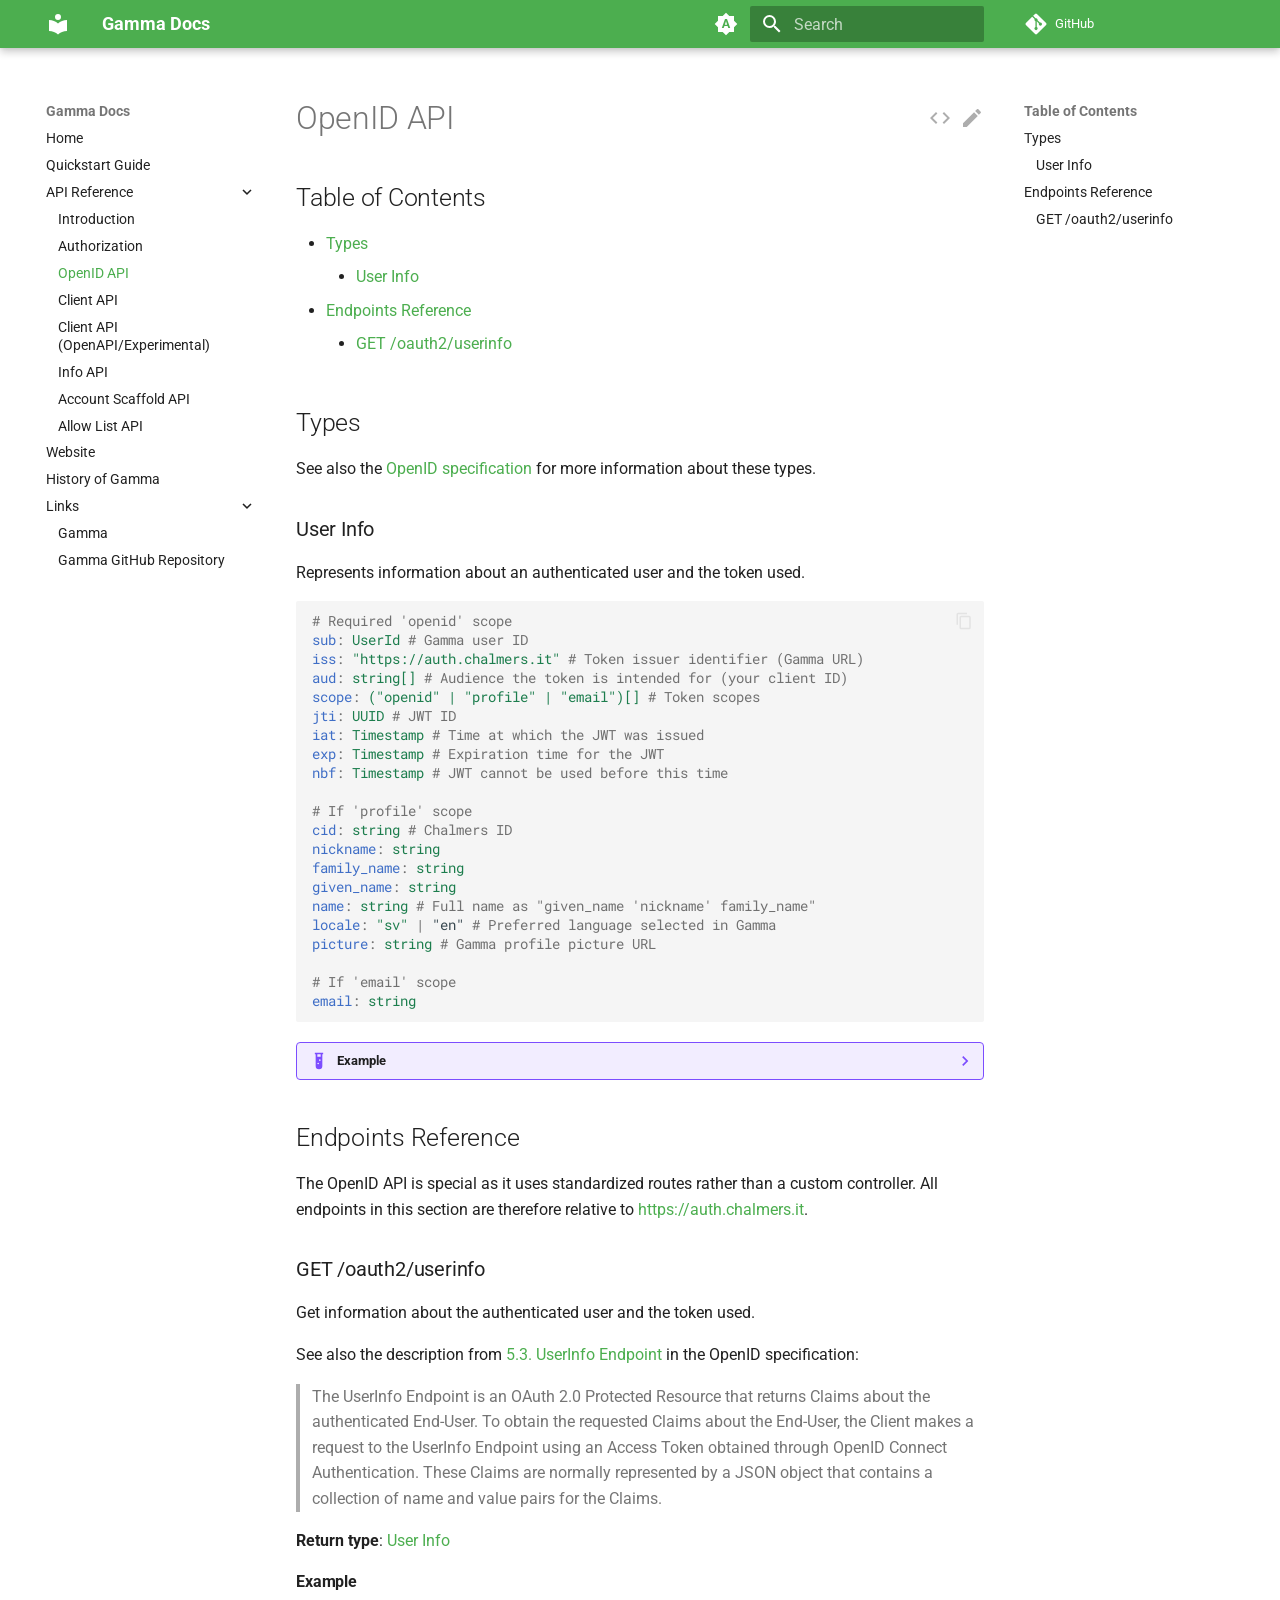
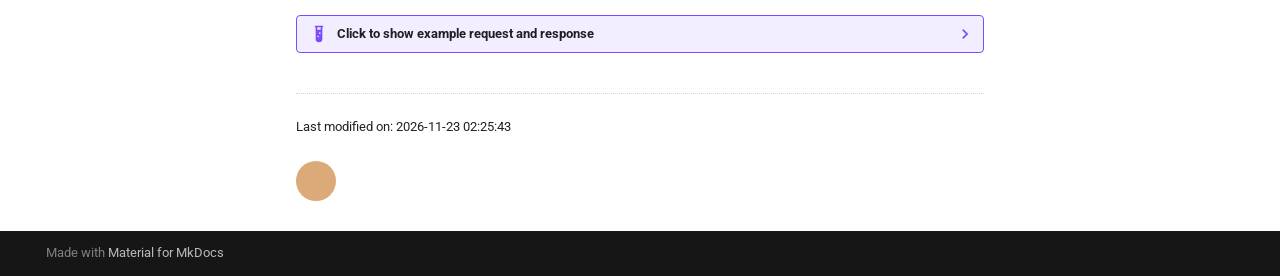
<file: api/openid/index.html>
<!DOCTYPE html><html lang="en" class="no-js"><head>
    
      <meta charset="utf-8">
      <meta name="viewport" content="width=device-width,initial-scale=1">
      
        <meta name="description" content="Documentation for Gamma, the authentication and authorization service for the Software Engineering Student Division (IT) at Chalmers.">
      
      
      
        <link rel="canonical" href="https://gamma-docs.olillin.com/api/openid/">
      
      
        <link rel="prev" href="../authorization/">
      
      
        <link rel="next" href="../client-api/">
      
      
      <link rel="icon" href="../../assets/images/favicon.png">
      <meta name="generator" content="mkdocs-1.5.3, mkdocs-material-9.5.17">
    
    
      
        <title>OpenID API - Gamma Docs</title>
      
    
    
      <link rel="stylesheet" href="../../assets/stylesheets/main.bcfcd587.min.css">
      
        
        <link rel="stylesheet" href="../../assets/stylesheets/palette.06af60db.min.css">
      
      


    
    
      
    
    
      
        
        
        <link rel="preconnect" href="https://fonts.gstatic.com" crossorigin="">
        <link rel="stylesheet" href="https://fonts.googleapis.com/css?family=Roboto:300,300i,400,400i,700,700i%7CRoboto+Mono:400,400i,700,700i&amp;display=fallback">
        <style>:root{--md-text-font:"Roboto";--md-code-font:"Roboto Mono"}</style>
      
    
    
      <link rel="stylesheet" href="../../css/critic.css">
    
      <link rel="stylesheet" href="../../css/neoteroi-mkdocs.css">
    
      <link rel="stylesheet" href="../../css/toc.css">
    
    <script>__md_scope=new URL("../..",location),__md_hash=e=>[...e].reduce((e,_)=>(e<<5)-e+_.charCodeAt(0),0),__md_get=(e,_=localStorage,t=__md_scope)=>JSON.parse(_.getItem(t.pathname+"."+e)),__md_set=(e,_,t=localStorage,a=__md_scope)=>{try{t.setItem(a.pathname+"."+e,JSON.stringify(_))}catch(e){}}</script>
    
      

    
    
    
  <link href="../../assets/stylesheets/glightbox.min.css" rel="stylesheet"><script src="../../assets/javascripts/glightbox.min.js"></script><style id="glightbox-style">
            html.glightbox-open { overflow: initial; height: 100%; }
            .gslide-title { margin-top: 0px; user-select: text; }
            .gslide-desc { color: #666; user-select: text; }
            .gslide-image img { background: white; }
            .gscrollbar-fixer { padding-right: 15px; }
            .gdesc-inner { font-size: 0.75rem; }
            body[data-md-color-scheme="slate"] .gdesc-inner { background: var(--md-default-bg-color); }
            body[data-md-color-scheme="slate"] .gslide-title { color: var(--md-default-fg-color); }
            body[data-md-color-scheme="slate"] .gslide-desc { color: var(--md-default-fg-color); }
        </style></head>
  
  
    
    
      
    
    
    
    
    <body dir="ltr" data-md-color-scheme="default" data-md-color-primary="green" data-md-color-accent="indigo">
  
    
    <input class="md-toggle" data-md-toggle="drawer" type="checkbox" id="__drawer" autocomplete="off">
    <input class="md-toggle" data-md-toggle="search" type="checkbox" id="__search" autocomplete="off">
    <label class="md-overlay" for="__drawer"></label>
    <div data-md-component="skip">
      
        
        <a href="#types" class="md-skip">
          Skip to content
        </a>
      
    </div>
    <div data-md-component="announce">
      
    </div>
    
    
      

  

<header class="md-header md-header--shadow" data-md-component="header">
  <nav class="md-header__inner md-grid" aria-label="Header">
    <a href="../.." title="Gamma Docs" class="md-header__button md-logo" aria-label="Gamma Docs" data-md-component="logo">
      
  
  <svg xmlns="http://www.w3.org/2000/svg" viewBox="0 0 24 24"><path d="M12 8a3 3 0 0 0 3-3 3 3 0 0 0-3-3 3 3 0 0 0-3 3 3 3 0 0 0 3 3m0 3.54C9.64 9.35 6.5 8 3 8v11c3.5 0 6.64 1.35 9 3.54 2.36-2.19 5.5-3.54 9-3.54V8c-3.5 0-6.64 1.35-9 3.54Z"></path></svg>

    </a>
    <label class="md-header__button md-icon" for="__drawer">
      
      <svg xmlns="http://www.w3.org/2000/svg" viewBox="0 0 24 24"><path d="M3 6h18v2H3V6m0 5h18v2H3v-2m0 5h18v2H3v-2Z"></path></svg>
    </label>
    <div class="md-header__title" data-md-component="header-title">
      <div class="md-header__ellipsis">
        <div class="md-header__topic">
          <span class="md-ellipsis">
            Gamma Docs
          </span>
        </div>
        <div class="md-header__topic" data-md-component="header-topic">
          <span class="md-ellipsis">
            
              OpenID API
            
          </span>
        </div>
      </div>
    </div>
    
      
        <form class="md-header__option" data-md-component="palette">
  
    
    
    
    <input class="md-option" data-md-color-media="(prefers-color-scheme)" data-md-color-scheme="default" data-md-color-primary="green" data-md-color-accent="indigo" aria-label="Switch to light mode" type="radio" name="__palette" id="__palette_0">
    
      <label class="md-header__button md-icon" title="Switch to light mode" for="__palette_1" hidden="">
        <svg xmlns="http://www.w3.org/2000/svg" viewBox="0 0 24 24"><path d="m14.3 16-.7-2h-3.2l-.7 2H7.8L11 7h2l3.2 9h-1.9M20 8.69V4h-4.69L12 .69 8.69 4H4v4.69L.69 12 4 15.31V20h4.69L12 23.31 15.31 20H20v-4.69L23.31 12 20 8.69m-9.15 3.96h2.3L12 9l-1.15 3.65Z"></path></svg>
      </label>
    
  
    
    
    
    <input class="md-option" data-md-color-media="(prefers-color-scheme: light)" data-md-color-scheme="default" data-md-color-primary="green" data-md-color-accent="indigo" aria-label="Switch to dark mode" type="radio" name="__palette" id="__palette_1">
    
      <label class="md-header__button md-icon" title="Switch to dark mode" for="__palette_2" hidden="">
        <svg xmlns="http://www.w3.org/2000/svg" viewBox="0 0 24 24"><path d="M12 8a4 4 0 0 0-4 4 4 4 0 0 0 4 4 4 4 0 0 0 4-4 4 4 0 0 0-4-4m0 10a6 6 0 0 1-6-6 6 6 0 0 1 6-6 6 6 0 0 1 6 6 6 6 0 0 1-6 6m8-9.31V4h-4.69L12 .69 8.69 4H4v4.69L.69 12 4 15.31V20h4.69L12 23.31 15.31 20H20v-4.69L23.31 12 20 8.69Z"></path></svg>
      </label>
    
  
    
    
    
    <input class="md-option" data-md-color-media="(prefers-color-scheme: dark)" data-md-color-scheme="slate" data-md-color-primary="green" data-md-color-accent="indigo" aria-label="Switch to light mode" type="radio" name="__palette" id="__palette_2">
    
      <label class="md-header__button md-icon" title="Switch to light mode" for="__palette_0" hidden="">
        <svg xmlns="http://www.w3.org/2000/svg" viewBox="0 0 24 24"><path d="M12 18c-.89 0-1.74-.2-2.5-.55C11.56 16.5 13 14.42 13 12c0-2.42-1.44-4.5-3.5-5.45C10.26 6.2 11.11 6 12 6a6 6 0 0 1 6 6 6 6 0 0 1-6 6m8-9.31V4h-4.69L12 .69 8.69 4H4v4.69L.69 12 4 15.31V20h4.69L12 23.31 15.31 20H20v-4.69L23.31 12 20 8.69Z"></path></svg>
      </label>
    
  
</form>
      
    
    
      <script>var media,input,key,value,palette=__md_get("__palette");if(palette&&palette.color){"(prefers-color-scheme)"===palette.color.media&&(media=matchMedia("(prefers-color-scheme: light)"),input=document.querySelector(media.matches?"[data-md-color-media='(prefers-color-scheme: light)']":"[data-md-color-media='(prefers-color-scheme: dark)']"),palette.color.media=input.getAttribute("data-md-color-media"),palette.color.scheme=input.getAttribute("data-md-color-scheme"),palette.color.primary=input.getAttribute("data-md-color-primary"),palette.color.accent=input.getAttribute("data-md-color-accent"));for([key,value]of Object.entries(palette.color))document.body.setAttribute("data-md-color-"+key,value)}</script>
    
    
    
      <label class="md-header__button md-icon" for="__search">
        
        <svg xmlns="http://www.w3.org/2000/svg" viewBox="0 0 24 24"><path d="M9.5 3A6.5 6.5 0 0 1 16 9.5c0 1.61-.59 3.09-1.56 4.23l.27.27h.79l5 5-1.5 1.5-5-5v-.79l-.27-.27A6.516 6.516 0 0 1 9.5 16 6.5 6.5 0 0 1 3 9.5 6.5 6.5 0 0 1 9.5 3m0 2C7 5 5 7 5 9.5S7 14 9.5 14 14 12 14 9.5 12 5 9.5 5Z"></path></svg>
      </label>
      <div class="md-search" data-md-component="search" role="dialog">
  <label class="md-search__overlay" for="__search"></label>
  <div class="md-search__inner" role="search">
    <form class="md-search__form" name="search">
      <input type="text" class="md-search__input" name="query" aria-label="Search" placeholder="Search" autocapitalize="off" autocorrect="off" autocomplete="off" spellcheck="false" data-md-component="search-query" required="">
      <label class="md-search__icon md-icon" for="__search">
        
        <svg xmlns="http://www.w3.org/2000/svg" viewBox="0 0 24 24"><path d="M9.5 3A6.5 6.5 0 0 1 16 9.5c0 1.61-.59 3.09-1.56 4.23l.27.27h.79l5 5-1.5 1.5-5-5v-.79l-.27-.27A6.516 6.516 0 0 1 9.5 16 6.5 6.5 0 0 1 3 9.5 6.5 6.5 0 0 1 9.5 3m0 2C7 5 5 7 5 9.5S7 14 9.5 14 14 12 14 9.5 12 5 9.5 5Z"></path></svg>
        
        <svg xmlns="http://www.w3.org/2000/svg" viewBox="0 0 24 24"><path d="M20 11v2H8l5.5 5.5-1.42 1.42L4.16 12l7.92-7.92L13.5 5.5 8 11h12Z"></path></svg>
      </label>
      <nav class="md-search__options" aria-label="Search">
        
        <button type="reset" class="md-search__icon md-icon" title="Clear" aria-label="Clear" tabindex="-1">
          
          <svg xmlns="http://www.w3.org/2000/svg" viewBox="0 0 24 24"><path d="M19 6.41 17.59 5 12 10.59 6.41 5 5 6.41 10.59 12 5 17.59 6.41 19 12 13.41 17.59 19 19 17.59 13.41 12 19 6.41Z"></path></svg>
        </button>
      </nav>
      
    </form>
    <div class="md-search__output">
      <div class="md-search__scrollwrap" data-md-scrollfix="">
        <div class="md-search-result" data-md-component="search-result">
          <div class="md-search-result__meta">
            Initializing search
          </div>
          <ol class="md-search-result__list" role="presentation"></ol>
        </div>
      </div>
    </div>
  </div>
</div>
    
    
      <div class="md-header__source">
        <a href="https://github.com/olillin/gamma-docs" title="Go to repository" class="md-source" data-md-component="source">
  <div class="md-source__icon md-icon">
    
    <svg xmlns="http://www.w3.org/2000/svg" viewBox="0 0 448 512"><!--! Font Awesome Free 6.5.1 by @fontawesome - https://fontawesome.com License - https://fontawesome.com/license/free (Icons: CC BY 4.0, Fonts: SIL OFL 1.1, Code: MIT License) Copyright 2023 Fonticons, Inc.--><path d="M439.55 236.05 244 40.45a28.87 28.87 0 0 0-40.81 0l-40.66 40.63 51.52 51.52c27.06-9.14 52.68 16.77 43.39 43.68l49.66 49.66c34.23-11.8 61.18 31 35.47 56.69-26.49 26.49-70.21-2.87-56-37.34L240.22 199v121.85c25.3 12.54 22.26 41.85 9.08 55a34.34 34.34 0 0 1-48.55 0c-17.57-17.6-11.07-46.91 11.25-56v-123c-20.8-8.51-24.6-30.74-18.64-45L142.57 101 8.45 235.14a28.86 28.86 0 0 0 0 40.81l195.61 195.6a28.86 28.86 0 0 0 40.8 0l194.69-194.69a28.86 28.86 0 0 0 0-40.81z"></path></svg>
  </div>
  <div class="md-source__repository">
    GitHub
  </div>
</a>
      </div>
    
  </nav>
  
</header>
    
    <div class="md-container" data-md-component="container">
      
      
        
          
        
      
      <main class="md-main" data-md-component="main">
        <div class="md-main__inner md-grid">
          
            
              
              <div class="md-sidebar md-sidebar--primary" data-md-component="sidebar" data-md-type="navigation">
                <div class="md-sidebar__scrollwrap">
                  <div class="md-sidebar__inner">
                    



<nav class="md-nav md-nav--primary" aria-label="Navigation" data-md-level="0">
  <label class="md-nav__title" for="__drawer">
    <a href="../.." title="Gamma Docs" class="md-nav__button md-logo" aria-label="Gamma Docs" data-md-component="logo">
      
  
  <svg xmlns="http://www.w3.org/2000/svg" viewBox="0 0 24 24"><path d="M12 8a3 3 0 0 0 3-3 3 3 0 0 0-3-3 3 3 0 0 0-3 3 3 3 0 0 0 3 3m0 3.54C9.64 9.35 6.5 8 3 8v11c3.5 0 6.64 1.35 9 3.54 2.36-2.19 5.5-3.54 9-3.54V8c-3.5 0-6.64 1.35-9 3.54Z"></path></svg>

    </a>
    Gamma Docs
  </label>
  
    <div class="md-nav__source">
      <a href="https://github.com/olillin/gamma-docs" title="Go to repository" class="md-source" data-md-component="source">
  <div class="md-source__icon md-icon">
    
    <svg xmlns="http://www.w3.org/2000/svg" viewBox="0 0 448 512"><!--! Font Awesome Free 6.5.1 by @fontawesome - https://fontawesome.com License - https://fontawesome.com/license/free (Icons: CC BY 4.0, Fonts: SIL OFL 1.1, Code: MIT License) Copyright 2023 Fonticons, Inc.--><path d="M439.55 236.05 244 40.45a28.87 28.87 0 0 0-40.81 0l-40.66 40.63 51.52 51.52c27.06-9.14 52.68 16.77 43.39 43.68l49.66 49.66c34.23-11.8 61.18 31 35.47 56.69-26.49 26.49-70.21-2.87-56-37.34L240.22 199v121.85c25.3 12.54 22.26 41.85 9.08 55a34.34 34.34 0 0 1-48.55 0c-17.57-17.6-11.07-46.91 11.25-56v-123c-20.8-8.51-24.6-30.74-18.64-45L142.57 101 8.45 235.14a28.86 28.86 0 0 0 0 40.81l195.61 195.6a28.86 28.86 0 0 0 40.8 0l194.69-194.69a28.86 28.86 0 0 0 0-40.81z"></path></svg>
  </div>
  <div class="md-source__repository">
    GitHub
  </div>
</a>
    </div>
  
  <ul class="md-nav__list" data-md-scrollfix="">
    
      
      
  
  
  
  
    <li class="md-nav__item">
      <a href="../.." class="md-nav__link">
        
  
  <span class="md-ellipsis">
    Home
  </span>
  

      </a>
    </li>
  

    
      
      
  
  
  
  
    <li class="md-nav__item">
      <a href="../../quickstart/" class="md-nav__link">
        
  
  <span class="md-ellipsis">
    Quickstart Guide
  </span>
  

      </a>
    </li>
  

    
      
      
  
  
    
  
  
  
    
    
    
    
    <li class="md-nav__item md-nav__item--active md-nav__item--nested">
      
        
        
        <input class="md-nav__toggle md-toggle " type="checkbox" id="__nav_3" checked="">
        
          
          <label class="md-nav__link" for="__nav_3" id="__nav_3_label" tabindex="0">
            
  
  <span class="md-ellipsis">
    API Reference
  </span>
  

            <span class="md-nav__icon md-icon"></span>
          </label>
        
        <nav class="md-nav" data-md-level="1" aria-labelledby="__nav_3_label" aria-expanded="true">
          <label class="md-nav__title" for="__nav_3">
            <span class="md-nav__icon md-icon"></span>
            API Reference
          </label>
          <ul class="md-nav__list" data-md-scrollfix="">
            
              
                
  
  
  
  
    <li class="md-nav__item">
      <a href="../" class="md-nav__link">
        
  
  <span class="md-ellipsis">
    Introduction
  </span>
  

      </a>
    </li>
  

              
            
              
                
  
  
  
  
    <li class="md-nav__item">
      <a href="../authorization/" class="md-nav__link">
        
  
  <span class="md-ellipsis">
    Authorization
  </span>
  

      </a>
    </li>
  

              
            
              
                
  
  
    
  
  
  
    <li class="md-nav__item md-nav__item--active">
      
      <input class="md-nav__toggle md-toggle" type="checkbox" id="__toc">
      
      
      
        <label class="md-nav__link md-nav__link--active" for="__toc">
          
  
  <span class="md-ellipsis">
    OpenID API
  </span>
  

          <span class="md-nav__icon md-icon"></span>
        </label>
      
      <a href="./" class="md-nav__link md-nav__link--active">
        
  
  <span class="md-ellipsis">
    OpenID API
  </span>
  

      </a>
      
        

  

<nav class="md-nav md-nav--secondary" aria-label="Table of Contents">
  
  
  
  
    <label class="md-nav__title" for="__toc">
      <span class="md-nav__icon md-icon"></span>
      Table of Contents
    </label>
    <ul class="md-nav__list" data-md-component="toc" data-md-scrollfix="">
      
        <li class="md-nav__item">
  <a href="#types" class="md-nav__link">
    <span class="md-ellipsis">
      Types
    </span>
  </a>
  
    <nav class="md-nav" aria-label="Types">
      <ul class="md-nav__list">
        
          <li class="md-nav__item">
  <a href="#user-info" class="md-nav__link">
    <span class="md-ellipsis">
      User Info
    </span>
  </a>
  
</li>
        
      </ul>
    </nav>
  
</li>
      
        <li class="md-nav__item">
  <a href="#endpoints-reference" class="md-nav__link">
    <span class="md-ellipsis">
      Endpoints Reference
    </span>
  </a>
  
    <nav class="md-nav" aria-label="Endpoints Reference">
      <ul class="md-nav__list">
        
          <li class="md-nav__item">
  <a href="#get-oauth2userinfo" class="md-nav__link">
    <span class="md-ellipsis">
      GET /oauth2/userinfo
    </span>
  </a>
  
</li>
        
      </ul>
    </nav>
  
</li>
      
    </ul>
  
</nav>
      
    </li>
  

              
            
              
                
  
  
  
  
    <li class="md-nav__item">
      <a href="../client-api/" class="md-nav__link">
        
  
  <span class="md-ellipsis">
    Client API
  </span>
  

      </a>
    </li>
  

              
            
              
                
  
  
  
  
    <li class="md-nav__item">
      <a href="../client-api-openapi/" class="md-nav__link">
        
  
  <span class="md-ellipsis">
    Client API (OpenAPI/Experimental)
  </span>
  

      </a>
    </li>
  

              
            
              
                
  
  
  
  
    <li class="md-nav__item">
      <a href="../info-api/" class="md-nav__link">
        
  
  <span class="md-ellipsis">
    Info API
  </span>
  

      </a>
    </li>
  

              
            
              
                
  
  
  
  
    <li class="md-nav__item">
      <a href="../account-scaffold-api/" class="md-nav__link">
        
  
  <span class="md-ellipsis">
    Account Scaffold API
  </span>
  

      </a>
    </li>
  

              
            
              
                
  
  
  
  
    <li class="md-nav__item">
      <a href="../allow-list-api/" class="md-nav__link">
        
  
  <span class="md-ellipsis">
    Allow List API
  </span>
  

      </a>
    </li>
  

              
            
          </ul>
        </nav>
      
    </li>
  

    
      
      
  
  
  
  
    <li class="md-nav__item">
      <a href="../../website/" class="md-nav__link">
        
  
  <span class="md-ellipsis">
    Website
  </span>
  

      </a>
    </li>
  

    
      
      
  
  
  
  
    <li class="md-nav__item">
      <a href="../../history/" class="md-nav__link">
        
  
  <span class="md-ellipsis">
    History of Gamma
  </span>
  

      </a>
    </li>
  

    
      
      
  
  
  
  
    
    
    
    
    <li class="md-nav__item md-nav__item--nested">
      
        
        
          
        
        <input class="md-nav__toggle md-toggle md-toggle--indeterminate" type="checkbox" id="__nav_6">
        
          
          <label class="md-nav__link" for="__nav_6" id="__nav_6_label" tabindex="0">
            
  
  <span class="md-ellipsis">
    Links
  </span>
  

            <span class="md-nav__icon md-icon"></span>
          </label>
        
        <nav class="md-nav" data-md-level="1" aria-labelledby="__nav_6_label" aria-expanded="false">
          <label class="md-nav__title" for="__nav_6">
            <span class="md-nav__icon md-icon"></span>
            Links
          </label>
          <ul class="md-nav__list" data-md-scrollfix="">
            
              
                
  
  
  
  
    <li class="md-nav__item">
      <a href="https://auth.chalmers.it" class="md-nav__link">
        
  
  <span class="md-ellipsis">
    Gamma
  </span>
  

      </a>
    </li>
  

              
            
              
                
  
  
  
  
    <li class="md-nav__item">
      <a href="https://github.com/cthit/Gamma" class="md-nav__link">
        
  
  <span class="md-ellipsis">
    Gamma GitHub Repository
  </span>
  

      </a>
    </li>
  

              
            
          </ul>
        </nav>
      
    </li>
  

    
  </ul>
</nav>
                  </div>
                </div>
              </div>
            
            
              
              <div class="md-sidebar md-sidebar--secondary" data-md-component="sidebar" data-md-type="toc">
                <div class="md-sidebar__scrollwrap">
                  <div class="md-sidebar__inner">
                    

  

<nav class="md-nav md-nav--secondary" aria-label="Table of Contents">
  
  
  
  
    <label class="md-nav__title" for="__toc">
      <span class="md-nav__icon md-icon"></span>
      Table of Contents
    </label>
    <ul class="md-nav__list" data-md-component="toc" data-md-scrollfix="">
      
        <li class="md-nav__item">
  <a href="#types" class="md-nav__link">
    <span class="md-ellipsis">
      Types
    </span>
  </a>
  
    <nav class="md-nav" aria-label="Types">
      <ul class="md-nav__list">
        
          <li class="md-nav__item">
  <a href="#user-info" class="md-nav__link">
    <span class="md-ellipsis">
      User Info
    </span>
  </a>
  
</li>
        
      </ul>
    </nav>
  
</li>
      
        <li class="md-nav__item">
  <a href="#endpoints-reference" class="md-nav__link">
    <span class="md-ellipsis">
      Endpoints Reference
    </span>
  </a>
  
    <nav class="md-nav" aria-label="Endpoints Reference">
      <ul class="md-nav__list">
        
          <li class="md-nav__item">
  <a href="#get-oauth2userinfo" class="md-nav__link">
    <span class="md-ellipsis">
      GET /oauth2/userinfo
    </span>
  </a>
  
</li>
        
      </ul>
    </nav>
  
</li>
      
    </ul>
  
</nav>
                  </div>
                </div>
              </div>
            
          
          
            <div class="md-content" data-md-component="content">
              <article class="md-content__inner md-typeset">
                
                  

  
    <a href="https://github.com/olillin/gamma-docs/edit/main/docs/api/openid.md" title="Edit this page" class="md-content__button md-icon">
      
      <svg xmlns="http://www.w3.org/2000/svg" viewBox="0 0 24 24"><path d="M20.71 7.04c.39-.39.39-1.04 0-1.41l-2.34-2.34c-.37-.39-1.02-.39-1.41 0l-1.84 1.83 3.75 3.75M3 17.25V21h3.75L17.81 9.93l-3.75-3.75L3 17.25Z"></path></svg>
    </a>
  
  
    
      
    
    <a href="https://github.com/olillin/gamma-docs/raw/main/docs/api/openid.md" title="View source of this page" class="md-content__button md-icon">
      
      <svg xmlns="http://www.w3.org/2000/svg" viewBox="0 0 24 24"><path d="m14.6 16.6 4.6-4.6-4.6-4.6L16 6l6 6-6 6-1.4-1.4m-5.2 0L4.8 12l4.6-4.6L8 6l-6 6 6 6 1.4-1.4Z"></path></svg>
    </a>
  


<h1 id="openid-api">OpenID API<a class="headerlink" href="#openid-api" title="Permanent link">¶</a></h1>
<div class="toc"><span class="toctitle">Table of Contents</span><ul>
<li><a href="#types">Types</a><ul>
<li><a href="#user-info">User Info</a></li>
</ul>
</li>
<li><a href="#endpoints-reference">Endpoints Reference</a><ul>
<li><a href="#get-oauth2userinfo">GET /oauth2/userinfo</a></li>
</ul>
</li>
</ul>
</div>
<h2 id="types">Types<a class="headerlink" href="#types" title="Permanent link">¶</a></h2>
<p>See also the
<a href="https://openid.net/specs/openid-connect-core-1_0.html">OpenID specification</a>
for more information about these types.</p>
<h3 id="user-info">User Info<a class="headerlink" href="#user-info" title="Permanent link">¶</a></h3>
<p>Represents information about an authenticated user and the token used.</p>
<div class="language-yaml highlight"><pre><span></span><code><span id="__span-0-1"><a id="__codelineno-0-1" name="__codelineno-0-1" href="#__codelineno-0-1"></a><span class="c1"># Required 'openid' scope</span>
</span><span id="__span-0-2"><a id="__codelineno-0-2" name="__codelineno-0-2" href="#__codelineno-0-2"></a><span class="nt">sub</span><span class="p">:</span><span class="w"> </span><span class="l l-Scalar l-Scalar-Plain">UserId</span><span class="w"> </span><span class="c1"># Gamma user ID</span>
</span><span id="__span-0-3"><a id="__codelineno-0-3" name="__codelineno-0-3" href="#__codelineno-0-3"></a><span class="nt">iss</span><span class="p">:</span><span class="w"> </span><span class="s">"https://auth.chalmers.it"</span><span class="w"> </span><span class="c1"># Token issuer identifier (Gamma URL)</span>
</span><span id="__span-0-4"><a id="__codelineno-0-4" name="__codelineno-0-4" href="#__codelineno-0-4"></a><span class="nt">aud</span><span class="p">:</span><span class="w"> </span><span class="l l-Scalar l-Scalar-Plain">string[]</span><span class="w"> </span><span class="c1"># Audience the token is intended for (your client ID)</span>
</span><span id="__span-0-5"><a id="__codelineno-0-5" name="__codelineno-0-5" href="#__codelineno-0-5"></a><span class="nt">scope</span><span class="p">:</span><span class="w"> </span><span class="l l-Scalar l-Scalar-Plain">("openid" | "profile" | "email")[]</span><span class="w"> </span><span class="c1"># Token scopes</span>
</span><span id="__span-0-6"><a id="__codelineno-0-6" name="__codelineno-0-6" href="#__codelineno-0-6"></a><span class="nt">jti</span><span class="p">:</span><span class="w"> </span><span class="l l-Scalar l-Scalar-Plain">UUID</span><span class="w"> </span><span class="c1"># JWT ID</span>
</span><span id="__span-0-7"><a id="__codelineno-0-7" name="__codelineno-0-7" href="#__codelineno-0-7"></a><span class="nt">iat</span><span class="p">:</span><span class="w"> </span><span class="l l-Scalar l-Scalar-Plain">Timestamp</span><span class="w"> </span><span class="c1"># Time at which the JWT was issued</span>
</span><span id="__span-0-8"><a id="__codelineno-0-8" name="__codelineno-0-8" href="#__codelineno-0-8"></a><span class="nt">exp</span><span class="p">:</span><span class="w"> </span><span class="l l-Scalar l-Scalar-Plain">Timestamp</span><span class="w"> </span><span class="c1"># Expiration time for the JWT</span>
</span><span id="__span-0-9"><a id="__codelineno-0-9" name="__codelineno-0-9" href="#__codelineno-0-9"></a><span class="nt">nbf</span><span class="p">:</span><span class="w"> </span><span class="l l-Scalar l-Scalar-Plain">Timestamp</span><span class="w"> </span><span class="c1"># JWT cannot be used before this time</span>
</span><span id="__span-0-10"><a id="__codelineno-0-10" name="__codelineno-0-10" href="#__codelineno-0-10"></a>
</span><span id="__span-0-11"><a id="__codelineno-0-11" name="__codelineno-0-11" href="#__codelineno-0-11"></a><span class="c1"># If 'profile' scope</span>
</span><span id="__span-0-12"><a id="__codelineno-0-12" name="__codelineno-0-12" href="#__codelineno-0-12"></a><span class="nt">cid</span><span class="p">:</span><span class="w"> </span><span class="l l-Scalar l-Scalar-Plain">string</span><span class="w"> </span><span class="c1"># Chalmers ID</span>
</span><span id="__span-0-13"><a id="__codelineno-0-13" name="__codelineno-0-13" href="#__codelineno-0-13"></a><span class="nt">nickname</span><span class="p">:</span><span class="w"> </span><span class="l l-Scalar l-Scalar-Plain">string</span>
</span><span id="__span-0-14"><a id="__codelineno-0-14" name="__codelineno-0-14" href="#__codelineno-0-14"></a><span class="nt">family_name</span><span class="p">:</span><span class="w"> </span><span class="l l-Scalar l-Scalar-Plain">string</span>
</span><span id="__span-0-15"><a id="__codelineno-0-15" name="__codelineno-0-15" href="#__codelineno-0-15"></a><span class="nt">given_name</span><span class="p">:</span><span class="w"> </span><span class="l l-Scalar l-Scalar-Plain">string</span>
</span><span id="__span-0-16"><a id="__codelineno-0-16" name="__codelineno-0-16" href="#__codelineno-0-16"></a><span class="nt">name</span><span class="p">:</span><span class="w"> </span><span class="l l-Scalar l-Scalar-Plain">string</span><span class="w"> </span><span class="c1"># Full name as "given_name 'nickname' family_name"</span>
</span><span id="__span-0-17"><a id="__codelineno-0-17" name="__codelineno-0-17" href="#__codelineno-0-17"></a><span class="nt">locale</span><span class="p">:</span><span class="w"> </span><span class="s">"sv"</span><span class="w"> </span><span class="p p-Indicator">|</span><span class="err"> "en"</span><span class="w"> </span><span class="c1"># Preferred language selected in Gamma</span>
</span><span id="__span-0-18"><a id="__codelineno-0-18" name="__codelineno-0-18" href="#__codelineno-0-18"></a><span class="nt">picture</span><span class="p">:</span><span class="w"> </span><span class="l l-Scalar l-Scalar-Plain">string</span><span class="w"> </span><span class="c1"># Gamma profile picture URL</span>
</span><span id="__span-0-19"><a id="__codelineno-0-19" name="__codelineno-0-19" href="#__codelineno-0-19"></a>
</span><span id="__span-0-20"><a id="__codelineno-0-20" name="__codelineno-0-20" href="#__codelineno-0-20"></a><span class="c1"># If 'email' scope</span>
</span><span id="__span-0-21"><a id="__codelineno-0-21" name="__codelineno-0-21" href="#__codelineno-0-21"></a><span class="nt">email</span><span class="p">:</span><span class="w"> </span><span class="l l-Scalar l-Scalar-Plain">string</span>
</span></code></pre></div>
<details class="example">
<summary>Example</summary>
<div class="language-json highlight"><pre><span></span><code><span id="__span-1-1"><a id="__codelineno-1-1" name="__codelineno-1-1" href="#__codelineno-1-1"></a><span class="p">{</span>
</span><span id="__span-1-2"><a id="__codelineno-1-2" name="__codelineno-1-2" href="#__codelineno-1-2"></a><span class="w">  </span><span class="nt">"sub"</span><span class="p">:</span><span class="w"> </span><span class="s2">"2f63a363-af22-480d-be49-531c1831933c"</span><span class="p">,</span>
</span><span id="__span-1-3"><a id="__codelineno-1-3" name="__codelineno-1-3" href="#__codelineno-1-3"></a><span class="w">  </span><span class="nt">"iss"</span><span class="p">:</span><span class="w"> </span><span class="s2">"https://auth.chalmers.it"</span><span class="p">,</span>
</span><span id="__span-1-4"><a id="__codelineno-1-4" name="__codelineno-1-4" href="#__codelineno-1-4"></a><span class="w">  </span><span class="nt">"aud"</span><span class="p">:</span><span class="w"> </span><span class="p">[</span>
</span><span id="__span-1-5"><a id="__codelineno-1-5" name="__codelineno-1-5" href="#__codelineno-1-5"></a><span class="w">    </span><span class="s2">"ABCDEFGHIJKLMNOPQRSTUVWXYZ1234"</span>
</span><span id="__span-1-6"><a id="__codelineno-1-6" name="__codelineno-1-6" href="#__codelineno-1-6"></a><span class="w">  </span><span class="p">],</span>
</span><span id="__span-1-7"><a id="__codelineno-1-7" name="__codelineno-1-7" href="#__codelineno-1-7"></a><span class="w">  </span><span class="nt">"scope"</span><span class="p">:</span><span class="w"> </span><span class="p">[</span>
</span><span id="__span-1-8"><a id="__codelineno-1-8" name="__codelineno-1-8" href="#__codelineno-1-8"></a><span class="w">    </span><span class="s2">"openid"</span><span class="p">,</span>
</span><span id="__span-1-9"><a id="__codelineno-1-9" name="__codelineno-1-9" href="#__codelineno-1-9"></a><span class="w">    </span><span class="s2">"profile"</span><span class="p">,</span>
</span><span id="__span-1-10"><a id="__codelineno-1-10" name="__codelineno-1-10" href="#__codelineno-1-10"></a><span class="w">    </span><span class="s2">"email"</span>
</span><span id="__span-1-11"><a id="__codelineno-1-11" name="__codelineno-1-11" href="#__codelineno-1-11"></a><span class="w">  </span><span class="p">],</span>
</span><span id="__span-1-12"><a id="__codelineno-1-12" name="__codelineno-1-12" href="#__codelineno-1-12"></a><span class="w">  </span><span class="nt">"jti"</span><span class="p">:</span><span class="w"> </span><span class="s2">"06002dfd-95b3-492a-8bd9-99aa569dabce"</span><span class="p">,</span>
</span><span id="__span-1-13"><a id="__codelineno-1-13" name="__codelineno-1-13" href="#__codelineno-1-13"></a><span class="w">  </span><span class="nt">"iat"</span><span class="p">:</span><span class="w"> </span><span class="mi">1775571939</span><span class="p">,</span>
</span><span id="__span-1-14"><a id="__codelineno-1-14" name="__codelineno-1-14" href="#__codelineno-1-14"></a><span class="w">  </span><span class="nt">"exp"</span><span class="p">:</span><span class="w"> </span><span class="mi">1775572239</span><span class="p">,</span>
</span><span id="__span-1-15"><a id="__codelineno-1-15" name="__codelineno-1-15" href="#__codelineno-1-15"></a><span class="w">  </span><span class="nt">"nbf"</span><span class="p">:</span><span class="w"> </span><span class="mi">1775571939</span><span class="p">,</span>
</span><span id="__span-1-16"><a id="__codelineno-1-16" name="__codelineno-1-16" href="#__codelineno-1-16"></a><span class="w">  </span><span class="nt">"cid"</span><span class="p">:</span><span class="w"> </span><span class="s2">"janed"</span><span class="p">,</span>
</span><span id="__span-1-17"><a id="__codelineno-1-17" name="__codelineno-1-17" href="#__codelineno-1-17"></a><span class="w">  </span><span class="nt">"nickname"</span><span class="p">:</span><span class="w"> </span><span class="s2">"Dough"</span><span class="p">,</span>
</span><span id="__span-1-18"><a id="__codelineno-1-18" name="__codelineno-1-18" href="#__codelineno-1-18"></a><span class="w">  </span><span class="nt">"family_name"</span><span class="p">:</span><span class="w"> </span><span class="s2">"Doe"</span><span class="p">,</span>
</span><span id="__span-1-19"><a id="__codelineno-1-19" name="__codelineno-1-19" href="#__codelineno-1-19"></a><span class="w">  </span><span class="nt">"given_name"</span><span class="p">:</span><span class="w"> </span><span class="s2">"Jane"</span><span class="p">,</span>
</span><span id="__span-1-20"><a id="__codelineno-1-20" name="__codelineno-1-20" href="#__codelineno-1-20"></a><span class="w">  </span><span class="nt">"name"</span><span class="p">:</span><span class="w"> </span><span class="s2">"Jane 'Dough' Doe"</span><span class="p">,</span>
</span><span id="__span-1-21"><a id="__codelineno-1-21" name="__codelineno-1-21" href="#__codelineno-1-21"></a><span class="w">  </span><span class="nt">"locale"</span><span class="p">:</span><span class="w"> </span><span class="s2">"sv"</span><span class="p">,</span>
</span><span id="__span-1-22"><a id="__codelineno-1-22" name="__codelineno-1-22" href="#__codelineno-1-22"></a><span class="w">  </span><span class="nt">"picture"</span><span class="p">:</span><span class="w"> </span><span class="s2">"https://auth.chalmers.it/images/user/avatar/2f63a363-af22-480d-be49-531c1831933c"</span><span class="p">,</span>
</span><span id="__span-1-23"><a id="__codelineno-1-23" name="__codelineno-1-23" href="#__codelineno-1-23"></a><span class="w">  </span><span class="nt">"email"</span><span class="p">:</span><span class="w"> </span><span class="s2">"janed@chalmers.se"</span>
</span><span id="__span-1-24"><a id="__codelineno-1-24" name="__codelineno-1-24" href="#__codelineno-1-24"></a><span class="p">}</span>
</span></code></pre></div>
</details>
<h2 id="endpoints-reference">Endpoints Reference<a class="headerlink" href="#endpoints-reference" title="Permanent link">¶</a></h2>
<p>The OpenID API is special as it uses standardized routes rather than a custom
controller. All endpoints in this section are therefore relative to
<a href="https://auth.chalmers.it">https://auth.chalmers.it</a>.</p>
<h3 id="get-oauth2userinfo">GET /oauth2/userinfo<a class="headerlink" href="#get-oauth2userinfo" title="Permanent link">¶</a></h3>
<p>Get information about the authenticated user and the token used.</p>
<p>See also the description from
<a href="https://openid.net/specs/openid-connect-core-1_0.html#UserInfo">5.3. UserInfo Endpoint</a>
in the OpenID specification:</p>
<blockquote>
<p>The UserInfo Endpoint is an OAuth 2.0 Protected Resource that returns Claims
about the authenticated End-User. To obtain the requested Claims about the
End-User, the Client makes a request to the UserInfo Endpoint using an Access
Token obtained through OpenID Connect Authentication. These Claims are
normally represented by a JSON object that contains a collection of name and
value pairs for the Claims.</p>
</blockquote>
<p><strong>Return type</strong>: <a href="#user-info">User Info</a></p>
<h4 id="example">Example<a class="headerlink" href="#example" title="Permanent link">¶</a></h4>
<details class="example">
<summary>Click to show example request and response</summary>
<h4 id="request">Request<a class="headerlink" href="#request" title="Permanent link">¶</a></h4>
<p><code>GET /oauth2/userinfo</code></p>
<h4 id="response">Response<a class="headerlink" href="#response" title="Permanent link">¶</a></h4>
<div class="language-json highlight"><pre><span></span><code><span id="__span-2-1"><a id="__codelineno-2-1" name="__codelineno-2-1" href="#__codelineno-2-1"></a><span class="p">{</span>
</span><span id="__span-2-2"><a id="__codelineno-2-2" name="__codelineno-2-2" href="#__codelineno-2-2"></a><span class="w">  </span><span class="nt">"sub"</span><span class="p">:</span><span class="w"> </span><span class="s2">"2f63a363-af22-480d-be49-531c1831933c"</span><span class="p">,</span>
</span><span id="__span-2-3"><a id="__codelineno-2-3" name="__codelineno-2-3" href="#__codelineno-2-3"></a><span class="w">  </span><span class="nt">"iss"</span><span class="p">:</span><span class="w"> </span><span class="s2">"https://auth.chalmers.it"</span><span class="p">,</span>
</span><span id="__span-2-4"><a id="__codelineno-2-4" name="__codelineno-2-4" href="#__codelineno-2-4"></a><span class="w">  </span><span class="nt">"aud"</span><span class="p">:</span><span class="w"> </span><span class="p">[</span>
</span><span id="__span-2-5"><a id="__codelineno-2-5" name="__codelineno-2-5" href="#__codelineno-2-5"></a><span class="w">    </span><span class="s2">"ABCDEFGHIJKLMNOPQRSTUVWXYZ1234"</span>
</span><span id="__span-2-6"><a id="__codelineno-2-6" name="__codelineno-2-6" href="#__codelineno-2-6"></a><span class="w">  </span><span class="p">],</span>
</span><span id="__span-2-7"><a id="__codelineno-2-7" name="__codelineno-2-7" href="#__codelineno-2-7"></a><span class="w">  </span><span class="nt">"scope"</span><span class="p">:</span><span class="w"> </span><span class="p">[</span>
</span><span id="__span-2-8"><a id="__codelineno-2-8" name="__codelineno-2-8" href="#__codelineno-2-8"></a><span class="w">    </span><span class="s2">"openid"</span><span class="p">,</span>
</span><span id="__span-2-9"><a id="__codelineno-2-9" name="__codelineno-2-9" href="#__codelineno-2-9"></a><span class="w">    </span><span class="s2">"profile"</span><span class="p">,</span>
</span><span id="__span-2-10"><a id="__codelineno-2-10" name="__codelineno-2-10" href="#__codelineno-2-10"></a><span class="w">    </span><span class="s2">"email"</span>
</span><span id="__span-2-11"><a id="__codelineno-2-11" name="__codelineno-2-11" href="#__codelineno-2-11"></a><span class="w">  </span><span class="p">],</span>
</span><span id="__span-2-12"><a id="__codelineno-2-12" name="__codelineno-2-12" href="#__codelineno-2-12"></a><span class="w">  </span><span class="nt">"jti"</span><span class="p">:</span><span class="w"> </span><span class="s2">"06002dfd-95b3-492a-8bd9-99aa569dabce"</span><span class="p">,</span>
</span><span id="__span-2-13"><a id="__codelineno-2-13" name="__codelineno-2-13" href="#__codelineno-2-13"></a><span class="w">  </span><span class="nt">"iat"</span><span class="p">:</span><span class="w"> </span><span class="mi">1775571939</span><span class="p">,</span>
</span><span id="__span-2-14"><a id="__codelineno-2-14" name="__codelineno-2-14" href="#__codelineno-2-14"></a><span class="w">  </span><span class="nt">"exp"</span><span class="p">:</span><span class="w"> </span><span class="mi">1775572239</span><span class="p">,</span>
</span><span id="__span-2-15"><a id="__codelineno-2-15" name="__codelineno-2-15" href="#__codelineno-2-15"></a><span class="w">  </span><span class="nt">"nbf"</span><span class="p">:</span><span class="w"> </span><span class="mi">1775571939</span><span class="p">,</span>
</span><span id="__span-2-16"><a id="__codelineno-2-16" name="__codelineno-2-16" href="#__codelineno-2-16"></a><span class="w">  </span><span class="nt">"cid"</span><span class="p">:</span><span class="w"> </span><span class="s2">"janed"</span><span class="p">,</span>
</span><span id="__span-2-17"><a id="__codelineno-2-17" name="__codelineno-2-17" href="#__codelineno-2-17"></a><span class="w">  </span><span class="nt">"nickname"</span><span class="p">:</span><span class="w"> </span><span class="s2">"Dough"</span><span class="p">,</span>
</span><span id="__span-2-18"><a id="__codelineno-2-18" name="__codelineno-2-18" href="#__codelineno-2-18"></a><span class="w">  </span><span class="nt">"family_name"</span><span class="p">:</span><span class="w"> </span><span class="s2">"Doe"</span><span class="p">,</span>
</span><span id="__span-2-19"><a id="__codelineno-2-19" name="__codelineno-2-19" href="#__codelineno-2-19"></a><span class="w">  </span><span class="nt">"given_name"</span><span class="p">:</span><span class="w"> </span><span class="s2">"Jane"</span><span class="p">,</span>
</span><span id="__span-2-20"><a id="__codelineno-2-20" name="__codelineno-2-20" href="#__codelineno-2-20"></a><span class="w">  </span><span class="nt">"name"</span><span class="p">:</span><span class="w"> </span><span class="s2">"Jane 'Dough' Doe"</span><span class="p">,</span>
</span><span id="__span-2-21"><a id="__codelineno-2-21" name="__codelineno-2-21" href="#__codelineno-2-21"></a><span class="w">  </span><span class="nt">"locale"</span><span class="p">:</span><span class="w"> </span><span class="s2">"sv"</span><span class="p">,</span>
</span><span id="__span-2-22"><a id="__codelineno-2-22" name="__codelineno-2-22" href="#__codelineno-2-22"></a><span class="w">  </span><span class="nt">"picture"</span><span class="p">:</span><span class="w"> </span><span class="s2">"https://auth.chalmers.it/images/user/avatar/2f63a363-af22-480d-be49-531c1831933c"</span>
</span><span id="__span-2-23"><a id="__codelineno-2-23" name="__codelineno-2-23" href="#__codelineno-2-23"></a><span class="p">}</span>
</span></code></pre></div>
</details>
<div class="nt-contribs"><p class="nt-mod-time">Last modified on: 2026-11-23 02:25:43</p><div class="nt-contributors"><div class="nt-contributor image nt-group-0" title="Oli &lt;oli@olillin.com&gt; (1)" style="background-image: url('https://avatars.githubusercontent.com/u/55047947?s=400')"><span class="nt-initials"></span></div></div></div>












                
              </article>
            </div>
          
          
  <script>var tabs=__md_get("__tabs");if(Array.isArray(tabs))e:for(var set of document.querySelectorAll(".tabbed-set")){var tab,labels=set.querySelector(".tabbed-labels");for(tab of tabs)for(var label of labels.getElementsByTagName("label"))if(label.innerText.trim()===tab){var input=document.getElementById(label.htmlFor);input.checked=!0;continue e}}</script>

<script>var target=document.getElementById(location.hash.slice(1));target&&target.name&&(target.checked=target.name.startsWith("__tabbed_"))</script>
        </div>
        
      </main>
      
        <footer class="md-footer">
  
  <div class="md-footer-meta md-typeset">
    <div class="md-footer-meta__inner md-grid">
      <div class="md-copyright">
  
  
    Made with
    <a href="https://squidfunk.github.io/mkdocs-material/" target="_blank" rel="noopener">
      Material for MkDocs
    </a>
  
</div>
      
    </div>
  </div>
</footer>
      
    </div>
    <div class="md-dialog" data-md-component="dialog">
      <div class="md-dialog__inner md-typeset"></div>
    </div>
    
    
    <script id="__config" type="application/json">{"base": "../..", "features": ["content.action.view", "content.action.edit", "content.code.annotate", "content.code.copy", "content.code.select", "content.tabs.link", "navigation.instant", "navigation.expand"], "search": "../../assets/javascripts/workers/search.b8dbb3d2.min.js", "translations": {"clipboard.copied": "Copied to clipboard", "clipboard.copy": "Copy to clipboard", "search.result.more.one": "1 more on this page", "search.result.more.other": "# more on this page", "search.result.none": "No matching documents", "search.result.one": "1 matching document", "search.result.other": "# matching documents", "search.result.placeholder": "Type to start searching", "search.result.term.missing": "Missing", "select.version": "Select version"}}</script>
    
    
      <script src="../../assets/javascripts/bundle.1e8ae164.min.js"></script>
      
    
  
<script id="init-glightbox">const lightbox = GLightbox({"touchNavigation": true, "loop": false, "zoomable": true, "draggable": true, "openEffect": "zoom", "closeEffect": "zoom", "slideEffect": "slide"});
document$.subscribe(()=>{ lightbox.reload(); });
</script></body></html>
</file>
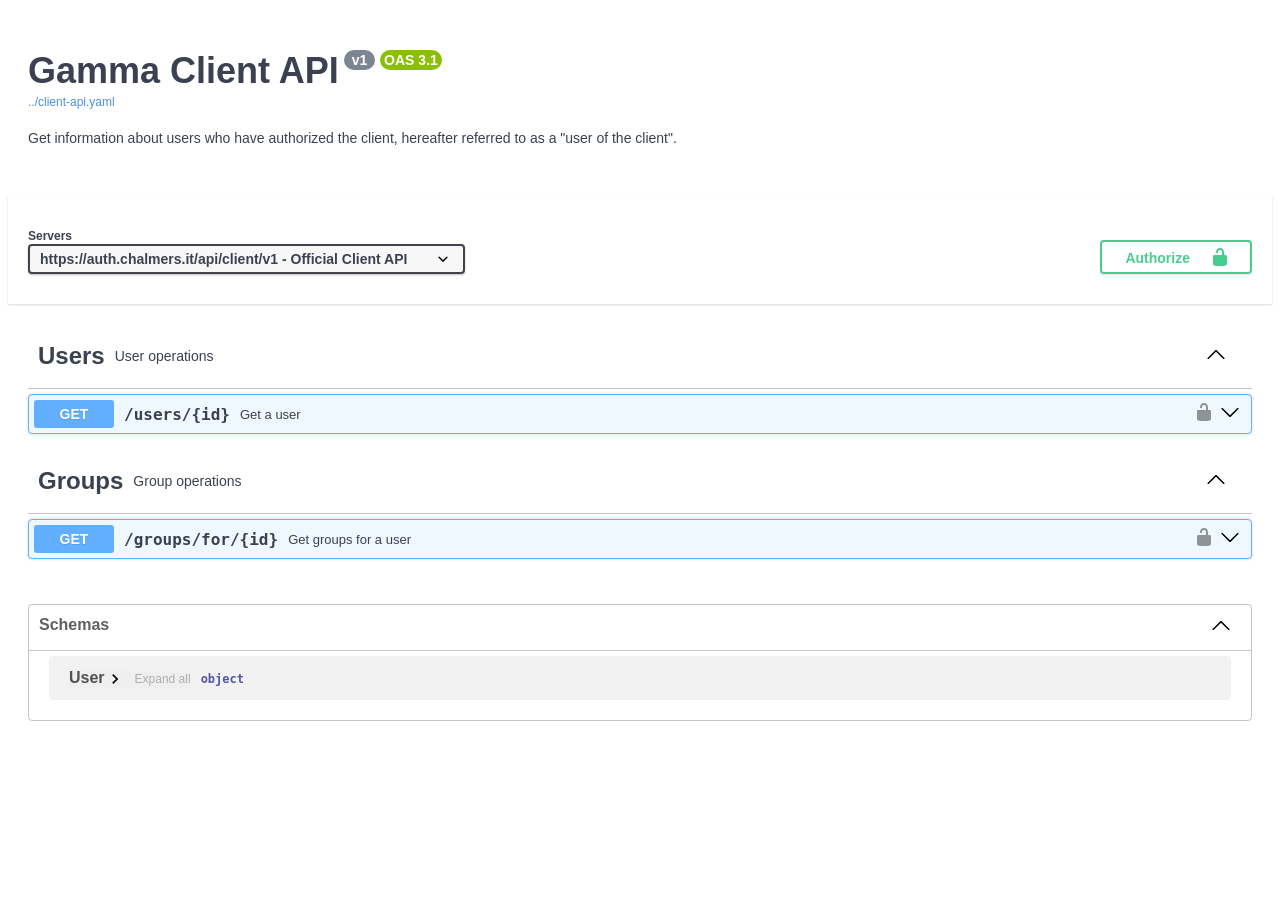
<file: api/client-api-openapi/swagger-e670a08c.html>
<!DOCTYPE html>
<html lang="en">

<head>
  <meta charset="UTF-8">
  <title>Swagger UI</title>
  <link rel="stylesheet" type="text/css" href="../../assets/stylesheets/swagger-ui.css" />
  <link rel="stylesheet" type="text/css" id="slate-css" media="none" href="../../assets/stylesheets/swagger-ui-dark.css" />
  
</head>

<body style="overflow:hidden;">
  <div id="swagger-ui"></div>
  <script src="../../assets/javascripts/swagger-ui-bundle.js" charset="UTF-8"> </script>
  <script src="../../assets/javascripts/swagger-ui-standalone-preset.js" charset="UTF-8"> </script>
  <script>
    window.onload = function () {
      window.ui = SwaggerUIBundle({
        dom_id: "#swagger-ui",
        onComplete: onComplete,
        presets: [
          SwaggerUIBundle.presets.apis,
          SwaggerUIStandalonePreset
        ],
        
        url: "../client-api.yaml",
        
        
        "oauth2RedirectUrl": new URL("../../assets/swagger-ui/oauth2-redirect.html",window.location.href).href,
        
        "validatorUrl": "none",
        
    "docExpansion": "list",
    "filter": false,
    "tryItOutEnabled": false,
    "supportedSubmitMethods": [
        "get",
        "put",
        "post",
        "delete",
        "options",
        "head",
        "patch",
        "trace"
    ],
    "validatorUrl": "none",
    "extra_css": [],
    "dark_scheme_name": "slate",
    "filter_files": [],
    "syntaxHighlight.theme": "agate"

      })

      

      if (parent.__init_is_dark_mode) {
          enable_dark_mode();
      }
    }

    enable_dark_mode = function(){
      document.getElementById("slate-css").media = ""
    }

    disable_dark_mode = function(){
      document.getElementById("slate-css").media = "none"
    }

    const resize_ob = new ResizeObserver(function(entries) {
      parent.update_swagger_ui_iframe_height("e670a08c");
    });

    // start observing for resizing
    resize_ob.observe(document.querySelector("body"));

    // authorize modal position
    var modal_top = 0;

    const mutation_ob = new MutationObserver(function (mutations) {
      if(mutations && mutations[0].addedNodes && mutations[0].addedNodes.length > 0){
        update_modal_top()
      }
    });

    onComplete = function(){
      // start observing for auth-wrapper after Swagger UI loaded
      const div = document.querySelector("div.auth-wrapper");
      if(div){
        mutation_ob.observe(div, {
          childList: true,
        });
      }
    }

    update_top_val = function(top){
      modal_top = top
      update_modal_top()
    }

    update_modal_top = function(){
      let modal_list = document.getElementsByClassName('modal-ux')
      if(modal_list.length > 0){
        let modal = modal_list.item(0)
        const modal_height = modal.offsetHeight
        const padding = 60
        min = parseInt(modal_height/2 + padding)
        max = document.body.scrollHeight - min + padding
        if (modal_top < min) {
          modal.style.top = `${min}px`
        } else if (modal_top > max) {
          modal.style.top = `${max}px`
        } else {
          modal.style.top = `${modal_top}px`
        }
      }
    }
  </script>
</body>

</html>
</file>
<file: css/critic.css>
/* Remove text decorations from Critic Markup. */
.critic {
	text-decoration: none;
}
</file>
<file: css/neoteroi-mkdocs.css>
/**
 *  All CSS for the neoteroi-mkdocs extensions.
 *
 *  https://github.com/Neoteroi/mkdocs-plugins
**/
:root {
  --nt-color-0: #CD853F;
  --nt-color-1: #B22222;
  --nt-color-2: #000080;
  --nt-color-3: #4B0082;
  --nt-color-4: #3CB371;
  --nt-color-5: #D2B48C;
  --nt-color-6: #FF00FF;
  --nt-color-7: #98FB98;
  --nt-color-8: #FFEBCD;
  --nt-color-9: #2E8B57;
  --nt-color-10: #6A5ACD;
  --nt-color-11: #48D1CC;
  --nt-color-12: #FFA500;
  --nt-color-13: #F4A460;
  --nt-color-14: #A52A2A;
  --nt-color-15: #FFE4C4;
  --nt-color-16: #FF4500;
  --nt-color-17: #AFEEEE;
  --nt-color-18: #FA8072;
  --nt-color-19: #2F4F4F;
  --nt-color-20: #FFDAB9;
  --nt-color-21: #BC8F8F;
  --nt-color-22: #FFC0CB;
  --nt-color-23: #00FA9A;
  --nt-color-24: #F0FFF0;
  --nt-color-25: #FFFACD;
  --nt-color-26: #F5F5F5;
  --nt-color-27: #FF6347;
  --nt-color-28: #FFFFF0;
  --nt-color-29: #7FFFD4;
  --nt-color-30: #E9967A;
  --nt-color-31: #7B68EE;
  --nt-color-32: #FFF8DC;
  --nt-color-33: #0000CD;
  --nt-color-34: #D2691E;
  --nt-color-35: #708090;
  --nt-color-36: #5F9EA0;
  --nt-color-37: #008080;
  --nt-color-38: #008000;
  --nt-color-39: #FFE4E1;
  --nt-color-40: #FFFF00;
  --nt-color-41: #FFFAF0;
  --nt-color-42: #DCDCDC;
  --nt-color-43: #ADFF2F;
  --nt-color-44: #ADD8E6;
  --nt-color-45: #8B008B;
  --nt-color-46: #7FFF00;
  --nt-color-47: #800000;
  --nt-color-48: #20B2AA;
  --nt-color-49: #556B2F;
  --nt-color-50: #778899;
  --nt-color-51: #E6E6FA;
  --nt-color-52: #FFFAFA;
  --nt-color-53: #FF7F50;
  --nt-color-54: #FF0000;
  --nt-color-55: #F5DEB3;
  --nt-color-56: #008B8B;
  --nt-color-57: #66CDAA;
  --nt-color-58: #808000;
  --nt-color-59: #FAF0E6;
  --nt-color-60: #00BFFF;
  --nt-color-61: #C71585;
  --nt-color-62: #00FFFF;
  --nt-color-63: #8B4513;
  --nt-color-64: #F0F8FF;
  --nt-color-65: #FAEBD7;
  --nt-color-66: #8B0000;
  --nt-color-67: #4682B4;
  --nt-color-68: #F0E68C;
  --nt-color-69: #BDB76B;
  --nt-color-70: #A0522D;
  --nt-color-71: #FAFAD2;
  --nt-color-72: #FFD700;
  --nt-color-73: #DEB887;
  --nt-color-74: #E0FFFF;
  --nt-color-75: #8A2BE2;
  --nt-color-76: #32CD32;
  --nt-color-77: #87CEFA;
  --nt-color-78: #00CED1;
  --nt-color-79: #696969;
  --nt-color-80: #DDA0DD;
  --nt-color-81: #EE82EE;
  --nt-color-82: #FFB6C1;
  --nt-color-83: #8FBC8F;
  --nt-color-84: #D8BFD8;
  --nt-color-85: #9400D3;
  --nt-color-86: #A9A9A9;
  --nt-color-87: #FFFFE0;
  --nt-color-88: #FFF5EE;
  --nt-color-89: #FFF0F5;
  --nt-color-90: #FFDEAD;
  --nt-color-91: #800080;
  --nt-color-92: #B0E0E6;
  --nt-color-93: #9932CC;
  --nt-color-94: #DAA520;
  --nt-color-95: #F0FFFF;
  --nt-color-96: #40E0D0;
  --nt-color-97: #00FF7F;
  --nt-color-98: #006400;
  --nt-color-99: #808080;
  --nt-color-100: #87CEEB;
  --nt-color-101: #0000FF;
  --nt-color-102: #6495ED;
  --nt-color-103: #FDF5E6;
  --nt-color-104: #B8860B;
  --nt-color-105: #BA55D3;
  --nt-color-106: #C0C0C0;
  --nt-color-107: #000000;
  --nt-color-108: #F08080;
  --nt-color-109: #B0C4DE;
  --nt-color-110: #00008B;
  --nt-color-111: #6B8E23;
  --nt-color-112: #FFE4B5;
  --nt-color-113: #FFA07A;
  --nt-color-114: #9ACD32;
  --nt-color-115: #FFFFFF;
  --nt-color-116: #F5F5DC;
  --nt-color-117: #90EE90;
  --nt-color-118: #1E90FF;
  --nt-color-119: #7CFC00;
  --nt-color-120: #FF69B4;
  --nt-color-121: #F8F8FF;
  --nt-color-122: #F5FFFA;
  --nt-color-123: #00FF00;
  --nt-color-124: #D3D3D3;
  --nt-color-125: #DB7093;
  --nt-color-126: #DA70D6;
  --nt-color-127: #FF1493;
  --nt-color-128: #228B22;
  --nt-color-129: #FFEFD5;
  --nt-color-130: #4169E1;
  --nt-color-131: #191970;
  --nt-color-132: #9370DB;
  --nt-color-133: #483D8B;
  --nt-color-134: #FF8C00;
  --nt-color-135: #EEE8AA;
  --nt-color-136: #CD5C5C;
  --nt-color-137: #DC143C;
}

:root {
  --nt-group-0-main: #000000;
  --nt-group-0-dark: #FFFFFF;
  --nt-group-0-light: #000000;
  --nt-group-0-main-bg: #F44336;
  --nt-group-0-dark-bg: #BA000D;
  --nt-group-0-light-bg: #FF7961;
  --nt-group-1-main: #000000;
  --nt-group-1-dark: #FFFFFF;
  --nt-group-1-light: #000000;
  --nt-group-1-main-bg: #E91E63;
  --nt-group-1-dark-bg: #B0003A;
  --nt-group-1-light-bg: #FF6090;
  --nt-group-2-main: #FFFFFF;
  --nt-group-2-dark: #FFFFFF;
  --nt-group-2-light: #000000;
  --nt-group-2-main-bg: #9C27B0;
  --nt-group-2-dark-bg: #6A0080;
  --nt-group-2-light-bg: #D05CE3;
  --nt-group-3-main: #FFFFFF;
  --nt-group-3-dark: #FFFFFF;
  --nt-group-3-light: #000000;
  --nt-group-3-main-bg: #673AB7;
  --nt-group-3-dark-bg: #320B86;
  --nt-group-3-light-bg: #9A67EA;
  --nt-group-4-main: #FFFFFF;
  --nt-group-4-dark: #FFFFFF;
  --nt-group-4-light: #000000;
  --nt-group-4-main-bg: #3F51B5;
  --nt-group-4-dark-bg: #002984;
  --nt-group-4-light-bg: #757DE8;
  --nt-group-5-main: #000000;
  --nt-group-5-dark: #FFFFFF;
  --nt-group-5-light: #000000;
  --nt-group-5-main-bg: #2196F3;
  --nt-group-5-dark-bg: #0069C0;
  --nt-group-5-light-bg: #6EC6FF;
  --nt-group-6-main: #000000;
  --nt-group-6-dark: #FFFFFF;
  --nt-group-6-light: #000000;
  --nt-group-6-main-bg: #03A9F4;
  --nt-group-6-dark-bg: #007AC1;
  --nt-group-6-light-bg: #67DAFF;
  --nt-group-7-main: #000000;
  --nt-group-7-dark: #000000;
  --nt-group-7-light: #000000;
  --nt-group-7-main-bg: #00BCD4;
  --nt-group-7-dark-bg: #008BA3;
  --nt-group-7-light-bg: #62EFFF;
  --nt-group-8-main: #000000;
  --nt-group-8-dark: #FFFFFF;
  --nt-group-8-light: #000000;
  --nt-group-8-main-bg: #009688;
  --nt-group-8-dark-bg: #00675B;
  --nt-group-8-light-bg: #52C7B8;
  --nt-group-9-main: #000000;
  --nt-group-9-dark: #FFFFFF;
  --nt-group-9-light: #000000;
  --nt-group-9-main-bg: #4CAF50;
  --nt-group-9-dark-bg: #087F23;
  --nt-group-9-light-bg: #80E27E;
  --nt-group-10-main: #000000;
  --nt-group-10-dark: #000000;
  --nt-group-10-light: #000000;
  --nt-group-10-main-bg: #8BC34A;
  --nt-group-10-dark-bg: #5A9216;
  --nt-group-10-light-bg: #BEF67A;
  --nt-group-11-main: #000000;
  --nt-group-11-dark: #000000;
  --nt-group-11-light: #000000;
  --nt-group-11-main-bg: #CDDC39;
  --nt-group-11-dark-bg: #99AA00;
  --nt-group-11-light-bg: #FFFF6E;
  --nt-group-12-main: #000000;
  --nt-group-12-dark: #000000;
  --nt-group-12-light: #000000;
  --nt-group-12-main-bg: #FFEB3B;
  --nt-group-12-dark-bg: #C8B900;
  --nt-group-12-light-bg: #FFFF72;
  --nt-group-13-main: #000000;
  --nt-group-13-dark: #000000;
  --nt-group-13-light: #000000;
  --nt-group-13-main-bg: #FFC107;
  --nt-group-13-dark-bg: #C79100;
  --nt-group-13-light-bg: #FFF350;
  --nt-group-14-main: #000000;
  --nt-group-14-dark: #000000;
  --nt-group-14-light: #000000;
  --nt-group-14-main-bg: #FF9800;
  --nt-group-14-dark-bg: #C66900;
  --nt-group-14-light-bg: #FFC947;
  --nt-group-15-main: #000000;
  --nt-group-15-dark: #FFFFFF;
  --nt-group-15-light: #000000;
  --nt-group-15-main-bg: #FF5722;
  --nt-group-15-dark-bg: #C41C00;
  --nt-group-15-light-bg: #FF8A50;
  --nt-group-16-main: #FFFFFF;
  --nt-group-16-dark: #FFFFFF;
  --nt-group-16-light: #000000;
  --nt-group-16-main-bg: #795548;
  --nt-group-16-dark-bg: #4B2C20;
  --nt-group-16-light-bg: #A98274;
  --nt-group-17-main: #000000;
  --nt-group-17-dark: #FFFFFF;
  --nt-group-17-light: #000000;
  --nt-group-17-main-bg: #9E9E9E;
  --nt-group-17-dark-bg: #707070;
  --nt-group-17-light-bg: #CFCFCF;
  --nt-group-18-main: #000000;
  --nt-group-18-dark: #FFFFFF;
  --nt-group-18-light: #000000;
  --nt-group-18-main-bg: #607D8B;
  --nt-group-18-dark-bg: #34515E;
  --nt-group-18-light-bg: #8EACBB;
}

.nt-pastello {
  --nt-group-0-main: #000000;
  --nt-group-0-dark: #000000;
  --nt-group-0-light: #000000;
  --nt-group-0-main-bg: #EF9A9A;
  --nt-group-0-dark-bg: #BA6B6C;
  --nt-group-0-light-bg: #FFCCCB;
  --nt-group-1-main: #000000;
  --nt-group-1-dark: #000000;
  --nt-group-1-light: #000000;
  --nt-group-1-main-bg: #F48FB1;
  --nt-group-1-dark-bg: #BF5F82;
  --nt-group-1-light-bg: #FFC1E3;
  --nt-group-2-main: #000000;
  --nt-group-2-dark: #000000;
  --nt-group-2-light: #000000;
  --nt-group-2-main-bg: #CE93D8;
  --nt-group-2-dark-bg: #9C64A6;
  --nt-group-2-light-bg: #FFC4FF;
  --nt-group-3-main: #000000;
  --nt-group-3-dark: #000000;
  --nt-group-3-light: #000000;
  --nt-group-3-main-bg: #B39DDB;
  --nt-group-3-dark-bg: #836FA9;
  --nt-group-3-light-bg: #E6CEFF;
  --nt-group-4-main: #000000;
  --nt-group-4-dark: #000000;
  --nt-group-4-light: #000000;
  --nt-group-4-main-bg: #9FA8DA;
  --nt-group-4-dark-bg: #6F79A8;
  --nt-group-4-light-bg: #D1D9FF;
  --nt-group-5-main: #000000;
  --nt-group-5-dark: #000000;
  --nt-group-5-light: #000000;
  --nt-group-5-main-bg: #90CAF9;
  --nt-group-5-dark-bg: #5D99C6;
  --nt-group-5-light-bg: #C3FDFF;
  --nt-group-6-main: #000000;
  --nt-group-6-dark: #000000;
  --nt-group-6-light: #000000;
  --nt-group-6-main-bg: #81D4FA;
  --nt-group-6-dark-bg: #4BA3C7;
  --nt-group-6-light-bg: #B6FFFF;
  --nt-group-7-main: #000000;
  --nt-group-7-dark: #000000;
  --nt-group-7-light: #000000;
  --nt-group-7-main-bg: #80DEEA;
  --nt-group-7-dark-bg: #4BACB8;
  --nt-group-7-light-bg: #B4FFFF;
  --nt-group-8-main: #000000;
  --nt-group-8-dark: #000000;
  --nt-group-8-light: #000000;
  --nt-group-8-main-bg: #80CBC4;
  --nt-group-8-dark-bg: #4F9A94;
  --nt-group-8-light-bg: #B2FEF7;
  --nt-group-9-main: #000000;
  --nt-group-9-dark: #000000;
  --nt-group-9-light: #000000;
  --nt-group-9-main-bg: #A5D6A7;
  --nt-group-9-dark-bg: #75A478;
  --nt-group-9-light-bg: #D7FFD9;
  --nt-group-10-main: #000000;
  --nt-group-10-dark: #000000;
  --nt-group-10-light: #000000;
  --nt-group-10-main-bg: #C5E1A5;
  --nt-group-10-dark-bg: #94AF76;
  --nt-group-10-light-bg: #F8FFD7;
  --nt-group-11-main: #000000;
  --nt-group-11-dark: #000000;
  --nt-group-11-light: #000000;
  --nt-group-11-main-bg: #E6EE9C;
  --nt-group-11-dark-bg: #B3BC6D;
  --nt-group-11-light-bg: #FFFFCE;
  --nt-group-12-main: #000000;
  --nt-group-12-dark: #000000;
  --nt-group-12-light: #000000;
  --nt-group-12-main-bg: #FFF59D;
  --nt-group-12-dark-bg: #CBC26D;
  --nt-group-12-light-bg: #FFFFCF;
  --nt-group-13-main: #000000;
  --nt-group-13-dark: #000000;
  --nt-group-13-light: #000000;
  --nt-group-13-main-bg: #FFE082;
  --nt-group-13-dark-bg: #CAAE53;
  --nt-group-13-light-bg: #FFFFB3;
  --nt-group-14-main: #000000;
  --nt-group-14-dark: #000000;
  --nt-group-14-light: #000000;
  --nt-group-14-main-bg: #FFCC80;
  --nt-group-14-dark-bg: #CA9B52;
  --nt-group-14-light-bg: #FFFFB0;
  --nt-group-15-main: #000000;
  --nt-group-15-dark: #000000;
  --nt-group-15-light: #000000;
  --nt-group-15-main-bg: #FFAB91;
  --nt-group-15-dark-bg: #C97B63;
  --nt-group-15-light-bg: #FFDDC1;
  --nt-group-16-main: #000000;
  --nt-group-16-dark: #000000;
  --nt-group-16-light: #000000;
  --nt-group-16-main-bg: #BCAAA4;
  --nt-group-16-dark-bg: #8C7B75;
  --nt-group-16-light-bg: #EFDCD5;
  --nt-group-17-main: #000000;
  --nt-group-17-dark: #000000;
  --nt-group-17-light: #000000;
  --nt-group-17-main-bg: #EEEEEE;
  --nt-group-17-dark-bg: #BCBCBC;
  --nt-group-17-light-bg: #FFFFFF;
  --nt-group-18-main: #000000;
  --nt-group-18-dark: #000000;
  --nt-group-18-light: #000000;
  --nt-group-18-main-bg: #B0BEC5;
  --nt-group-18-dark-bg: #808E95;
  --nt-group-18-light-bg: #E2F1F8;
}

.nt-group-0 .nt-plan-group-summary,
.nt-group-0 .nt-timeline-dot {
  color: var(--nt-group-0-dark);
  background-color: var(--nt-group-0-dark-bg);
}
.nt-group-0 .period {
  color: var(--nt-group-0-main);
  background-color: var(--nt-group-0-main-bg);
}

.nt-group-1 .nt-plan-group-summary,
.nt-group-1 .nt-timeline-dot {
  color: var(--nt-group-1-dark);
  background-color: var(--nt-group-1-dark-bg);
}
.nt-group-1 .period {
  color: var(--nt-group-1-main);
  background-color: var(--nt-group-1-main-bg);
}

.nt-group-2 .nt-plan-group-summary,
.nt-group-2 .nt-timeline-dot {
  color: var(--nt-group-2-dark);
  background-color: var(--nt-group-2-dark-bg);
}
.nt-group-2 .period {
  color: var(--nt-group-2-main);
  background-color: var(--nt-group-2-main-bg);
}

.nt-group-3 .nt-plan-group-summary,
.nt-group-3 .nt-timeline-dot {
  color: var(--nt-group-3-dark);
  background-color: var(--nt-group-3-dark-bg);
}
.nt-group-3 .period {
  color: var(--nt-group-3-main);
  background-color: var(--nt-group-3-main-bg);
}

.nt-group-4 .nt-plan-group-summary,
.nt-group-4 .nt-timeline-dot {
  color: var(--nt-group-4-dark);
  background-color: var(--nt-group-4-dark-bg);
}
.nt-group-4 .period {
  color: var(--nt-group-4-main);
  background-color: var(--nt-group-4-main-bg);
}

.nt-group-5 .nt-plan-group-summary,
.nt-group-5 .nt-timeline-dot {
  color: var(--nt-group-5-dark);
  background-color: var(--nt-group-5-dark-bg);
}
.nt-group-5 .period {
  color: var(--nt-group-5-main);
  background-color: var(--nt-group-5-main-bg);
}

.nt-group-6 .nt-plan-group-summary,
.nt-group-6 .nt-timeline-dot {
  color: var(--nt-group-6-dark);
  background-color: var(--nt-group-6-dark-bg);
}
.nt-group-6 .period {
  color: var(--nt-group-6-main);
  background-color: var(--nt-group-6-main-bg);
}

.nt-group-7 .nt-plan-group-summary,
.nt-group-7 .nt-timeline-dot {
  color: var(--nt-group-7-dark);
  background-color: var(--nt-group-7-dark-bg);
}
.nt-group-7 .period {
  color: var(--nt-group-7-main);
  background-color: var(--nt-group-7-main-bg);
}

.nt-group-8 .nt-plan-group-summary,
.nt-group-8 .nt-timeline-dot {
  color: var(--nt-group-8-dark);
  background-color: var(--nt-group-8-dark-bg);
}
.nt-group-8 .period {
  color: var(--nt-group-8-main);
  background-color: var(--nt-group-8-main-bg);
}

.nt-group-9 .nt-plan-group-summary,
.nt-group-9 .nt-timeline-dot {
  color: var(--nt-group-9-dark);
  background-color: var(--nt-group-9-dark-bg);
}
.nt-group-9 .period {
  color: var(--nt-group-9-main);
  background-color: var(--nt-group-9-main-bg);
}

.nt-group-10 .nt-plan-group-summary,
.nt-group-10 .nt-timeline-dot {
  color: var(--nt-group-10-dark);
  background-color: var(--nt-group-10-dark-bg);
}
.nt-group-10 .period {
  color: var(--nt-group-10-main);
  background-color: var(--nt-group-10-main-bg);
}

.nt-group-11 .nt-plan-group-summary,
.nt-group-11 .nt-timeline-dot {
  color: var(--nt-group-11-dark);
  background-color: var(--nt-group-11-dark-bg);
}
.nt-group-11 .period {
  color: var(--nt-group-11-main);
  background-color: var(--nt-group-11-main-bg);
}

.nt-group-12 .nt-plan-group-summary,
.nt-group-12 .nt-timeline-dot {
  color: var(--nt-group-12-dark);
  background-color: var(--nt-group-12-dark-bg);
}
.nt-group-12 .period {
  color: var(--nt-group-12-main);
  background-color: var(--nt-group-12-main-bg);
}

.nt-group-13 .nt-plan-group-summary,
.nt-group-13 .nt-timeline-dot {
  color: var(--nt-group-13-dark);
  background-color: var(--nt-group-13-dark-bg);
}
.nt-group-13 .period {
  color: var(--nt-group-13-main);
  background-color: var(--nt-group-13-main-bg);
}

.nt-group-14 .nt-plan-group-summary,
.nt-group-14 .nt-timeline-dot {
  color: var(--nt-group-14-dark);
  background-color: var(--nt-group-14-dark-bg);
}
.nt-group-14 .period {
  color: var(--nt-group-14-main);
  background-color: var(--nt-group-14-main-bg);
}

.nt-group-15 .nt-plan-group-summary,
.nt-group-15 .nt-timeline-dot {
  color: var(--nt-group-15-dark);
  background-color: var(--nt-group-15-dark-bg);
}
.nt-group-15 .period {
  color: var(--nt-group-15-main);
  background-color: var(--nt-group-15-main-bg);
}

.nt-group-16 .nt-plan-group-summary,
.nt-group-16 .nt-timeline-dot {
  color: var(--nt-group-16-dark);
  background-color: var(--nt-group-16-dark-bg);
}
.nt-group-16 .period {
  color: var(--nt-group-16-main);
  background-color: var(--nt-group-16-main-bg);
}

.nt-group-17 .nt-plan-group-summary,
.nt-group-17 .nt-timeline-dot {
  color: var(--nt-group-17-dark);
  background-color: var(--nt-group-17-dark-bg);
}
.nt-group-17 .period {
  color: var(--nt-group-17-main);
  background-color: var(--nt-group-17-main-bg);
}

.nt-group-18 .nt-plan-group-summary,
.nt-group-18 .nt-timeline-dot {
  color: var(--nt-group-18-dark);
  background-color: var(--nt-group-18-dark-bg);
}
.nt-group-18 .period {
  color: var(--nt-group-18-main);
  background-color: var(--nt-group-18-main-bg);
}

/**
 *  Extra CSS file for MkDocs and the neoteroi.timeline extension.
 *
 *  https://github.com/Neoteroi/mkdocs-plugins
**/
.nt-error {
  border: 2px dashed darkred;
  padding: 0 1rem;
  background: #faf9ba;
  color: darkred;
}

.nt-timeline {
  margin-top: 30px;
}
.nt-timeline .nt-timeline-title {
  font-size: 1.1rem;
  margin-top: 0;
}
.nt-timeline .nt-timeline-sub-title {
  margin-top: 0;
}
.nt-timeline .nt-timeline-content {
  font-size: 0.8rem;
  border-bottom: 2px dashed #ccc;
  padding-bottom: 1.2rem;
}
.nt-timeline.horizontal .nt-timeline-items {
  flex-direction: row;
  overflow-x: scroll;
}
.nt-timeline.horizontal .nt-timeline-items > div {
  min-width: 400px;
  margin-right: 50px;
}
.nt-timeline.horizontal.reverse .nt-timeline-items {
  flex-direction: row-reverse;
}
.nt-timeline.horizontal.center .nt-timeline-before {
  background-image: linear-gradient(rgba(252, 70, 107, 0) 0%, rgb(252, 70, 107) 100%);
  background-repeat: no-repeat;
  background-size: 100% 2px;
  background-position: 0 center;
}
.nt-timeline.horizontal.center .nt-timeline-after {
  background-image: linear-gradient(180deg, rgb(252, 70, 107) 0%, rgba(252, 70, 107, 0) 100%);
  background-repeat: no-repeat;
  background-size: 100% 2px;
  background-position: 0 center;
}
.nt-timeline.horizontal.center .nt-timeline-items {
  background-image: radial-gradient(circle, rgb(63, 94, 251) 0%, rgb(252, 70, 107) 100%);
  background-repeat: no-repeat;
  background-size: 100% 2px;
  background-position: 0 center;
}
.nt-timeline.horizontal .nt-timeline-dot {
  left: 50%;
}
.nt-timeline.horizontal .nt-timeline-dot:not(.bigger) {
  top: calc(50% - 4px);
}
.nt-timeline.horizontal .nt-timeline-dot.bigger {
  top: calc(50% - 15px);
}
.nt-timeline.vertical .nt-timeline-items {
  flex-direction: column;
}
.nt-timeline.vertical.reverse .nt-timeline-items {
  flex-direction: column-reverse;
}
.nt-timeline.vertical.center .nt-timeline-before {
  background: linear-gradient(rgba(252, 70, 107, 0) 0%, rgb(252, 70, 107) 100%) no-repeat center/2px 100%;
}
.nt-timeline.vertical.center .nt-timeline-after {
  background: linear-gradient(rgb(252, 70, 107) 0%, rgba(252, 70, 107, 0) 100%) no-repeat center/2px 100%;
}
.nt-timeline.vertical.center .nt-timeline-items {
  background: radial-gradient(circle, rgb(63, 94, 251) 0%, rgb(252, 70, 107) 100%) no-repeat center/2px 100%;
}
.nt-timeline.vertical.center .nt-timeline-dot {
  left: calc(50% - 10px);
}
.nt-timeline.vertical.center .nt-timeline-dot:not(.bigger) {
  top: 10px;
}
.nt-timeline.vertical.center .nt-timeline-dot.bigger {
  left: calc(50% - 20px);
}
.nt-timeline.vertical.left {
  padding-left: 100px;
}
.nt-timeline.vertical.left .nt-timeline-item {
  padding-left: 70px;
}
.nt-timeline.vertical.left .nt-timeline-sub-title {
  left: -100px;
  width: 100px;
}
.nt-timeline.vertical.left .nt-timeline-before {
  background: linear-gradient(rgba(252, 70, 107, 0) 0%, rgb(252, 70, 107) 100%) no-repeat 30px/2px 100%;
}
.nt-timeline.vertical.left .nt-timeline-after {
  background: linear-gradient(rgb(252, 70, 107) 0%, rgba(252, 70, 107, 0) 100%) no-repeat 30px/2px 100%;
}
.nt-timeline.vertical.left .nt-timeline-items {
  background: radial-gradient(circle, rgb(63, 94, 251) 0%, rgb(252, 70, 107) 100%) no-repeat 30px/2px 100%;
}
.nt-timeline.vertical.left .nt-timeline-dot {
  left: 21px;
  top: 8px;
}
.nt-timeline.vertical.left .nt-timeline-dot.bigger {
  top: 0px;
  left: 10px;
}
.nt-timeline.vertical.right {
  padding-right: 100px;
}
.nt-timeline.vertical.right .nt-timeline-sub-title {
  right: -100px;
  text-align: left;
  width: 100px;
}
.nt-timeline.vertical.right .nt-timeline-item {
  padding-right: 70px;
}
.nt-timeline.vertical.right .nt-timeline-before {
  background: linear-gradient(rgba(252, 70, 107, 0) 0%, rgb(252, 70, 107) 100%) no-repeat calc(100% - 30px)/2px 100%;
}
.nt-timeline.vertical.right .nt-timeline-after {
  background: linear-gradient(rgb(252, 70, 107) 0%, rgba(252, 70, 107, 0) 100%) no-repeat calc(100% - 30px)/2px 100%;
}
.nt-timeline.vertical.right .nt-timeline-items {
  background: radial-gradient(circle, rgb(63, 94, 251) 0%, rgb(252, 70, 107) 100%) no-repeat calc(100% - 30px)/2px 100%;
}
.nt-timeline.vertical.right .nt-timeline-dot {
  right: 21px;
  top: 8px;
}
.nt-timeline.vertical.right .nt-timeline-dot.bigger {
  top: 10px;
  right: 10px;
}

.nt-timeline-items {
  display: flex;
  position: relative;
}
.nt-timeline-items > div {
  min-height: 100px;
  padding-top: 2px;
  padding-bottom: 20px;
}

.nt-timeline-before {
  content: "";
  height: 15px;
}

.nt-timeline-after {
  content: "";
  height: 60px;
  margin-bottom: 20px;
}

.nt-timeline-sub-title {
  position: absolute;
  width: 50%;
  top: 4px;
  font-size: 18px;
  color: var(--nt-color-50);
}

[data-md-color-scheme=slate] .nt-timeline-sub-title {
  color: var(--nt-color-51);
}

.nt-timeline-item {
  position: relative;
}

.nt-timeline.vertical.center:not(.alternate) .nt-timeline-item {
  padding-left: calc(50% + 40px);
}
.nt-timeline.vertical.center:not(.alternate) .nt-timeline-item .nt-timeline-sub-title {
  left: 0;
  padding-right: 40px;
  text-align: right;
}
.nt-timeline.vertical.center.alternate .nt-timeline-item:nth-child(odd) {
  padding-left: calc(50% + 40px);
}
.nt-timeline.vertical.center.alternate .nt-timeline-item:nth-child(odd) .nt-timeline-sub-title {
  left: 0;
  padding-right: 40px;
  text-align: right;
}
.nt-timeline.vertical.center.alternate .nt-timeline-item:nth-child(even) {
  text-align: right;
  padding-right: calc(50% + 40px);
}
.nt-timeline.vertical.center.alternate .nt-timeline-item:nth-child(even) .nt-timeline-sub-title {
  right: 0;
  padding-left: 40px;
  text-align: left;
}

.nt-timeline-dot {
  position: relative;
  width: 20px;
  height: 20px;
  border-radius: 100%;
  background-color: #fc5b5b;
  position: absolute;
  top: 0px;
  z-index: 2;
  display: flex;
  justify-content: center;
  align-items: center;
  box-shadow: 0 2px 1px -1px rgba(0, 0, 0, 0.2), 0 1px 1px 0 rgba(0, 0, 0, 0.14), 0 1px 3px 0 rgba(0, 0, 0, 0.12);
  border: 3px solid white;
}
.nt-timeline-dot:not(.bigger) .icon {
  font-size: 10px;
}
.nt-timeline-dot.bigger {
  width: 40px;
  height: 40px;
  padding: 3px;
}
.nt-timeline-dot .icon {
  color: white;
  position: relative;
  top: 1px;
}

/* Fix for webkit (Chrome, Safari) */
@supports not (-moz-appearance: none) {
  /*
  This fix is necessary, for some reason, to render the timeline properly
  inside `details` elements used by pymdownx. Firefox doesn't need this fix,
  it renders elements properly.
  */
  details .nt-timeline.vertical.center.alternate .nt-timeline-item:nth-child(odd) .nt-timeline-sub-title,
details .nt-timeline.vertical.center:not(.alternate) .nt-timeline-item .nt-timeline-sub-title {
    left: -40px;
  }
  details .nt-timeline.vertical.center.alternate .nt-timeline-item:nth-child(even) .nt-timeline-sub-title {
    right: -40px;
  }
  details .nt-timeline.vertical.center .nt-timeline-dot {
    left: calc(50% - 12px);
  }
  details .nt-timeline-dot.bigger {
    font-size: 1rem !important;
  }
}
/* default colors */
.nt-timeline-item:nth-child(0) .nt-timeline-dot {
  background-color: var(--nt-color-0);
}

.nt-timeline-item:nth-child(1) .nt-timeline-dot {
  background-color: var(--nt-color-1);
}

.nt-timeline-item:nth-child(2) .nt-timeline-dot {
  background-color: var(--nt-color-2);
}

.nt-timeline-item:nth-child(3) .nt-timeline-dot {
  background-color: var(--nt-color-3);
}

.nt-timeline-item:nth-child(4) .nt-timeline-dot {
  background-color: var(--nt-color-4);
}

.nt-timeline-item:nth-child(5) .nt-timeline-dot {
  background-color: var(--nt-color-5);
}

.nt-timeline-item:nth-child(6) .nt-timeline-dot {
  background-color: var(--nt-color-6);
}

.nt-timeline-item:nth-child(7) .nt-timeline-dot {
  background-color: var(--nt-color-7);
}

.nt-timeline-item:nth-child(8) .nt-timeline-dot {
  background-color: var(--nt-color-8);
}

.nt-timeline-item:nth-child(9) .nt-timeline-dot {
  background-color: var(--nt-color-9);
}

.nt-timeline-item:nth-child(10) .nt-timeline-dot {
  background-color: var(--nt-color-10);
}

.nt-timeline-item:nth-child(11) .nt-timeline-dot {
  background-color: var(--nt-color-11);
}

.nt-timeline-item:nth-child(12) .nt-timeline-dot {
  background-color: var(--nt-color-12);
}

.nt-timeline-item:nth-child(13) .nt-timeline-dot {
  background-color: var(--nt-color-13);
}

.nt-timeline-item:nth-child(14) .nt-timeline-dot {
  background-color: var(--nt-color-14);
}

.nt-timeline-item:nth-child(15) .nt-timeline-dot {
  background-color: var(--nt-color-15);
}

.nt-timeline-item:nth-child(16) .nt-timeline-dot {
  background-color: var(--nt-color-16);
}

.nt-timeline-item:nth-child(17) .nt-timeline-dot {
  background-color: var(--nt-color-17);
}

.nt-timeline-item:nth-child(18) .nt-timeline-dot {
  background-color: var(--nt-color-18);
}

.nt-timeline-item:nth-child(19) .nt-timeline-dot {
  background-color: var(--nt-color-19);
}

.nt-timeline-item:nth-child(20) .nt-timeline-dot {
  background-color: var(--nt-color-20);
}

/**
 *  Extra CSS for the neoteroi.projects.gantt extension.
 *
 *  https://github.com/Neoteroi/mkdocs-plugins
**/
:root {
  --nt-scrollbar-color: #2751b0;
  --nt-plan-actions-height: 24px;
  --nt-units-background: #ff9800;
  --nt-months-background: #2751b0;
  --nt-plan-vertical-line-color: #a3a3a3ad;
}

.nt-pastello {
  --nt-scrollbar-color: #9fb8f4;
  --nt-units-background: #f5dc82;
  --nt-months-background: #5b7fd1;
}

[data-md-color-scheme=slate] {
  --nt-units-background: #003773;
}
[data-md-color-scheme=slate] .nt-pastello {
  --nt-units-background: #3f4997;
}

.nt-plan-root {
  min-height: 200px;
  scrollbar-width: 20px;
  scrollbar-color: var(--nt-scrollbar-color);
  display: flex;
}
.nt-plan-root ::-webkit-scrollbar {
  width: 20px;
}
.nt-plan-root ::-webkit-scrollbar-track {
  box-shadow: inset 0 0 5px grey;
  border-radius: 10px;
}
.nt-plan-root ::-webkit-scrollbar-thumb {
  background: var(--nt-scrollbar-color);
  border-radius: 10px;
}
.nt-plan-root .nt-plan {
  flex: 80%;
}
.nt-plan-root.no-groups .nt-plan-periods {
  padding-left: 0;
}
.nt-plan-root.no-groups .nt-plan-group-summary {
  display: none;
}
.nt-plan-root .nt-timeline-dot.bigger {
  top: -10px;
}
.nt-plan-root .nt-timeline-dot.bigger[title] {
  cursor: help;
}

.nt-plan {
  white-space: nowrap;
  overflow-x: auto;
  display: flex;
}
.nt-plan .ug-timeline-dot {
  left: 368px;
  top: -8px;
  cursor: help;
}

.months {
  display: flex;
}

.month {
  flex: auto;
  display: inline-block;
  box-shadow: rgba(0, 0, 0, 0.2) 0px 3px 1px -2px, rgba(0, 0, 0, 0.14) 0px 2px 2px 0px, rgba(0, 0, 0, 0.12) 0px 1px 5px 0px inset;
  background-color: var(--nt-months-background);
  color: white;
  text-transform: uppercase;
  font-family: Roboto, Helvetica, Arial, sans-serif;
  padding: 2px 5px;
  font-size: 12px;
  border: 1px solid #000;
  width: 150px;
  border-radius: 8px;
}

.nt-plan-group-activities {
  flex: auto;
  position: relative;
}

.nt-vline {
  border-left: 1px dashed var(--nt-plan-vertical-line-color);
  height: 100%;
  left: 0;
  position: absolute;
  margin-left: -0.5px;
  top: 0;
  -webkit-transition: all 0.5s linear !important;
  -moz-transition: all 0.5s linear !important;
  -ms-transition: all 0.5s linear !important;
  -o-transition: all 0.5s linear !important;
  transition: all 0.5s linear !important;
  z-index: -2;
}

.nt-plan-activity {
  display: flex;
  margin: 2px 0;
  background-color: rgba(187, 187, 187, 0.2509803922);
}

.actions {
  height: var(--nt-plan-actions-height);
}

.actions {
  position: relative;
}

.period {
  display: inline-block;
  height: var(--nt-plan-actions-height);
  width: 120px;
  position: absolute;
  left: 0px;
  background: #1da1f2;
  border-radius: 5px;
  transition: all 0.5s;
  cursor: help;
  -webkit-transition: width 1s ease-in-out;
  -moz-transition: width 1s ease-in-out;
  -o-transition: width 1s ease-in-out;
  transition: width 1s ease-in-out;
}
.period .nt-tooltip {
  display: none;
  top: 30px;
  position: relative;
  padding: 1rem;
  text-align: center;
  font-size: 12px;
}
.period:hover .nt-tooltip {
  display: inline-block;
}

.period-0 {
  left: 340px;
  visibility: visible;
  background-color: rgb(69, 97, 101);
}

.period-1 {
  left: 40px;
  visibility: visible;
  background-color: green;
}

.period-2 {
  left: 120px;
  visibility: visible;
  background-color: pink;
  width: 80px;
}

.period-3 {
  left: 190px;
  visibility: visible;
  background-color: darkred;
  width: 150px;
}

.weeks > span,
.days > span {
  height: 25px;
}

.weeks > span {
  display: inline-block;
  margin: 0;
  padding: 0;
  font-weight: bold;
}
.weeks > span .week-text {
  font-size: 10px;
  position: absolute;
  display: inline-block;
  padding: 3px 4px;
}

.days {
  z-index: -2;
  position: relative;
}

.day-text {
  font-size: 10px;
  position: absolute;
  display: inline-block;
  padding: 3px 4px;
}

.period span {
  font-size: 12px;
  vertical-align: top;
  margin-left: 4px;
  color: black;
  background: rgba(255, 255, 255, 0.6588235294);
  border-radius: 6px;
  padding: 0 4px;
}

.weeks,
.days {
  height: 20px;
  display: flex;
  box-sizing: content-box;
}

.months {
  display: flex;
}

.week,
.day {
  height: 20px;
  position: relative;
  border: 1;
  flex: auto;
  border: 2px solid white;
  border-radius: 4px;
  background-color: var(--nt-units-background);
  cursor: help;
}

.years {
  display: flex;
}

.year {
  text-align: center;
  border-right: 1px solid var(--nt-plan-vertical-line-color);
  font-weight: bold;
}
.year:first-child {
  border-left: 1px solid var(--nt-plan-vertical-line-color);
}
.year:first-child:last-child {
  width: 100%;
}

.quarters {
  display: flex;
}

.quarter {
  width: 12.5%;
  text-align: center;
  border-right: 1px solid var(--nt-plan-vertical-line-color);
  font-weight: bold;
}
.quarter:first-child {
  border-left: 1px solid var(--nt-plan-vertical-line-color);
}

.nt-plan-group {
  margin: 20px 0;
  position: relative;
}

.nt-plan-group {
  display: flex;
}

.nt-plan-group-summary {
  background: #2751b0;
  width: 150px;
  white-space: normal;
  padding: 0.1rem 0.5rem;
  border-radius: 5px;
  color: #fff;
  z-index: 3;
}
.nt-plan-group-summary p {
  margin: 0;
  padding: 0;
  font-size: 0.6rem;
  color: #fff;
}

.nt-plan-group-summary,
.month,
.period,
.week,
.day,
.nt-tooltip {
  border: 3px solid white;
  box-shadow: 0 2px 3px -1px rgba(0, 0, 0, 0.2), 0 3px 3px 0 rgba(0, 0, 0, 0.14), 0 1px 5px 0 rgba(0, 0, 0, 0.12);
}

.nt-plan-periods {
  padding-left: 150px;
}

.months {
  z-index: 2;
  position: relative;
}

.weeks {
  position: relative;
  top: -2px;
  z-index: 0;
}

.month,
.quarter,
.year,
.week,
.day,
.nt-tooltip {
  font-family: Roboto, Helvetica, Arial, sans-serif;
  box-sizing: border-box;
}

.nt-cards.nt-grid {
  display: grid;
  grid-auto-columns: 1fr;
  gap: 0.5rem;
  max-width: 100vw;
  overflow-x: auto;
  padding: 1px;
}
.nt-cards.nt-grid.cols-1 {
  grid-template-columns: repeat(1, 1fr);
}
.nt-cards.nt-grid.cols-2 {
  grid-template-columns: repeat(2, 1fr);
}
.nt-cards.nt-grid.cols-3 {
  grid-template-columns: repeat(3, 1fr);
}
.nt-cards.nt-grid.cols-4 {
  grid-template-columns: repeat(4, 1fr);
}
.nt-cards.nt-grid.cols-5 {
  grid-template-columns: repeat(5, 1fr);
}
.nt-cards.nt-grid.cols-6 {
  grid-template-columns: repeat(6, 1fr);
}

@media only screen and (max-width: 400px) {
  .nt-cards.nt-grid {
    grid-template-columns: repeat(1, 1fr) !important;
  }
}
.nt-card {
  box-shadow: 0 2px 2px 0 rgba(0, 0, 0, 0.14), 0 3px 1px -2px rgba(0, 0, 0, 0.2), 0 1px 5px 0 rgba(0, 0, 0, 0.12);
}
.nt-card:hover {
  box-shadow: 0 2px 2px 0 rgba(0, 0, 0, 0.24), 0 3px 1px -2px rgba(0, 0, 0, 0.3), 0 1px 5px 0 rgba(0, 0, 0, 0.22);
}

[data-md-color-scheme=slate] .nt-card {
  box-shadow: 0 2px 2px 0 rgba(4, 40, 33, 0.14), 0 3px 1px -2px rgba(40, 86, 94, 0.47), 0 1px 5px 0 rgba(139, 252, 255, 0.64);
}
[data-md-color-scheme=slate] .nt-card:hover {
  box-shadow: 0 2px 2px 0 rgba(0, 255, 206, 0.14), 0 3px 1px -2px rgba(33, 156, 177, 0.47), 0 1px 5px 0 rgba(96, 251, 255, 0.64);
}

.nt-card > a {
  color: var(--md-default-fg-color);
}

.nt-card > a > div {
  cursor: pointer;
}

.nt-card {
  padding: 5px;
  margin-bottom: 0.5rem;
}

.nt-card-title {
  font-size: 1rem;
  font-weight: bold;
  margin: 4px 0 8px 0;
  line-height: 22px;
}

.nt-card-content {
  padding: 0.4rem 0.8rem 0.8rem 0.8rem;
}

.nt-card-text {
  font-size: 14px;
  padding: 0;
  margin: 0;
}

.nt-card .nt-card-image {
  text-align: center;
  border-radius: 2px;
  background-position: center center;
  background-size: cover;
  background-repeat: no-repeat;
  min-height: 120px;
}

.nt-card .nt-card-image.tags img {
  margin-top: 12px;
}

.nt-card .nt-card-image img {
  height: 105px;
  margin-top: 5px;
}

.nt-card .nt-card-icon {
  text-align: center;
  padding-top: 12px;
  min-height: 120px;
}

.nt-card .nt-card-icon .icon {
  font-size: 95px;
  line-height: 1;
}

.nt-card a:hover,
.nt-card a:focus {
  color: var(--md-accent-fg-color);
}

.nt-card h2 {
  margin: 0;
}

/**
 *   Extra CSS file recommended for MkDocs and neoteroi.spantable extension.
 *
 *   https://github.com/Neoteroi/mkdocs-plugins
**/
.span-table-wrapper table {
  border-collapse: collapse;
  margin-bottom: 2rem;
  border-radius: 0.1rem;
}

.span-table td,
.span-table th {
  padding: 0.2rem;
  background-color: var(--md-default-bg-color);
  font-size: 0.64rem;
  max-width: 100%;
  overflow: auto;
  touch-action: auto;
  border-top: 0.05rem solid var(--md-typeset-table-color);
  padding: 0.9375em 1.25em;
  vertical-align: top;
}

.span-table tr:first-child td {
  font-weight: 700;
  min-width: 5rem;
  padding: 0.9375em 1.25em;
  vertical-align: top;
}

.span-table td:first-child {
  border-left: 0.05rem solid var(--md-typeset-table-color);
}

.span-table td:last-child {
  border-right: 0.05rem solid var(--md-typeset-table-color);
}

.span-table tr:last-child {
  border-bottom: 0.05rem solid var(--md-typeset-table-color);
}

.span-table [colspan],
.span-table [rowspan] {
  font-weight: bold;
  border: 0.05rem solid var(--md-typeset-table-color);
}

.span-table tr:not(:first-child):hover td:not([colspan]):not([rowspan]),
.span-table td[colspan]:hover,
.span-table td[rowspan]:hover {
  background-color: rgba(0, 0, 0, 0.035);
  box-shadow: 0 0.05rem 0 var(--md-default-bg-color) inset;
  transition: background-color 125ms;
}

.nt-contribs {
  margin-top: 2rem;
  font-size: small;
  border-top: 1px dotted lightgray;
  padding-top: 0.5rem;
}
.nt-contribs .nt-contributors {
  padding-top: 0.5rem;
  display: flex;
  flex-wrap: wrap;
}
.nt-contribs .nt-contributor {
  background: lightgrey;
  background-size: cover;
  width: 40px;
  height: 40px;
  border-radius: 100%;
  margin: 0 6px 6px 0;
  cursor: help;
  opacity: 0.7;
}
.nt-contribs .nt-contributor:hover {
  opacity: 1;
}
.nt-contribs .nt-contributors-title {
  font-style: italic;
  margin-bottom: 0;
}
.nt-contribs .nt-initials {
  text-transform: uppercase;
  font-size: 20px;
  text-align: center;
  width: 40px;
  height: 40px;
  display: inline-block;
  vertical-align: middle;
  position: relative;
  top: 4px;
  color: inherit;
  font-weight: bold;
}
.nt-contribs .nt-group-0 {
  background-color: var(--nt-color-0);
}
.nt-contribs .nt-group-1 {
  background-color: var(--nt-color-1);
}
.nt-contribs .nt-group-2 {
  background-color: var(--nt-color-2);
}
.nt-contribs .nt-group-3 {
  background-color: var(--nt-color-3);
}
.nt-contribs .nt-group-4 {
  background-color: var(--nt-color-4);
}
.nt-contribs .nt-group-5 {
  background-color: var(--nt-color-5);
}
.nt-contribs .nt-group-6 {
  background-color: var(--nt-color-6);
}
.nt-contribs .nt-group-7 {
  color: #000;
  background-color: var(--nt-color-7);
}
.nt-contribs .nt-group-8 {
  color: #000;
  background-color: var(--nt-color-8);
}
.nt-contribs .nt-group-9 {
  background-color: var(--nt-color-9);
}
.nt-contribs .nt-group-10 {
  background-color: var(--nt-color-10);
}
.nt-contribs .nt-group-11 {
  background-color: var(--nt-color-11);
}
.nt-contribs .nt-group-12 {
  background-color: var(--nt-color-12);
}
.nt-contribs .nt-group-13 {
  background-color: var(--nt-color-13);
}
.nt-contribs .nt-group-14 {
  background-color: var(--nt-color-14);
}
.nt-contribs .nt-group-15 {
  color: #000;
  background-color: var(--nt-color-15);
}
.nt-contribs .nt-group-16 {
  background-color: var(--nt-color-16);
}
.nt-contribs .nt-group-17 {
  color: #000;
  background-color: var(--nt-color-17);
}
.nt-contribs .nt-group-18 {
  background-color: var(--nt-color-18);
}
.nt-contribs .nt-group-19 {
  background-color: var(--nt-color-19);
}
.nt-contribs .nt-group-20 {
  color: #000;
  background-color: var(--nt-color-20);
}
.nt-contribs .nt-group-21 {
  color: #000;
  background-color: var(--nt-color-21);
}
.nt-contribs .nt-group-22 {
  color: #000;
  background-color: var(--nt-color-22);
}
.nt-contribs .nt-group-23 {
  color: #000;
  background-color: var(--nt-color-23);
}
.nt-contribs .nt-group-24 {
  color: #000;
  background-color: var(--nt-color-24);
}
.nt-contribs .nt-group-25 {
  color: #000;
  background-color: var(--nt-color-25);
}
.nt-contribs .nt-group-26 {
  color: #000;
  background-color: var(--nt-color-26);
}
.nt-contribs .nt-group-27 {
  background-color: var(--nt-color-27);
}
.nt-contribs .nt-group-28 {
  color: #000;
  background-color: var(--nt-color-28);
}
.nt-contribs .nt-group-29 {
  color: #000;
  background-color: var(--nt-color-29);
}
.nt-contribs .nt-group-30 {
  background-color: var(--nt-color-30);
}
.nt-contribs .nt-group-31 {
  background-color: var(--nt-color-31);
}
.nt-contribs .nt-group-32 {
  color: #000;
  background-color: var(--nt-color-32);
}
.nt-contribs .nt-group-33 {
  background-color: var(--nt-color-33);
}
.nt-contribs .nt-group-34 {
  background-color: var(--nt-color-34);
}
.nt-contribs .nt-group-35 {
  background-color: var(--nt-color-35);
}
.nt-contribs .nt-group-36 {
  background-color: var(--nt-color-36);
}
.nt-contribs .nt-group-37 {
  background-color: var(--nt-color-37);
}
.nt-contribs .nt-group-38 {
  background-color: var(--nt-color-38);
}
.nt-contribs .nt-group-39 {
  color: #000;
  background-color: var(--nt-color-39);
}
.nt-contribs .nt-group-40 {
  color: #000;
  background-color: var(--nt-color-40);
}
.nt-contribs .nt-group-41 {
  color: #000;
  background-color: var(--nt-color-41);
}
.nt-contribs .nt-group-42 {
  color: #000;
  background-color: var(--nt-color-42);
}
.nt-contribs .nt-group-43 {
  color: #000;
  background-color: var(--nt-color-43);
}
.nt-contribs .nt-group-44 {
  color: #000;
  background-color: var(--nt-color-44);
}
.nt-contribs .nt-group-45 {
  background-color: var(--nt-color-45);
}
.nt-contribs .nt-group-46 {
  color: #000;
  background-color: var(--nt-color-46);
}
.nt-contribs .nt-group-47 {
  background-color: var(--nt-color-47);
}
.nt-contribs .nt-group-48 {
  background-color: var(--nt-color-48);
}
.nt-contribs .nt-group-49 {
  background-color: var(--nt-color-49);
}

/**
 *   CSS for OpenAPI HTML generated with PyMdown Extensions option.
 *
 *   This CSS file works when using the OAD plugin with pymdownx.
 *   See here how to use it:
 *   https://www.neoteroi.dev/mkdocs-plugins/web/oad/
 *
 *   https://github.com/Neoteroi/mkdocs-plugins
**/
:root {
  --http-get-color: green;
  --http-delete-color: #dc0101;
  --http-head-color: slateblue;
  --http-options-color: steelblue;
  --http-patch-color: darkorange;
  --http-post-color: darkblue;
  --http-put-color: darkmagenta;
  --http-trace-color: darkcyan;
  --http-route-param-color: rgb(51, 128, 210);
  --oad-operation-separator-border-color: gray;
  --oad-block-border-color: #00bfa5;
  --oad-small-note-color: #666;
  --oad-indent-border-color: #c5c5c5;
}

@media screen {
  /* Slate theme, i.e. dark mode */
  [data-md-color-scheme=slate] {
    --http-get-color: #2ea82e;
    --http-post-color: #0093c0;
    --http-put-color: #c333c3;
    --oad-small-note-color: #afafaf;
  }
}
.api-tag {
  font-weight: bold;
}

span[class^=http-] {
  font-weight: bold;
  color: #fff;
  padding: 4px 1rem;
  border-radius: 2px;
  margin-right: 0.5rem;
}

.http-get {
  background-color: var(--http-get-color);
}

.http-delete {
  background-color: var(--http-delete-color);
}

.http-post {
  background-color: var(--http-post-color);
}

.http-patch {
  background-color: var(--http-patch-color);
}

.http-trace {
  background-color: var(--http-trace-color);
}

.http-put {
  background-color: var(--http-put-color);
}

.http-head {
  background-color: var(--http-head-color);
}

.http-options {
  background-color: var(--http-options-color);
}

.route-param {
  color: var(--http-route-param-color);
}

.operation-separator + h3[id^=get] .route-param {
  color: var(--http-get-color);
}

.operation-separator + h3[id^=delete] .route-param {
  color: var(--http-delete-color);
}

.operation-separator + h3[id^=post] .route-param {
  color: var(--http-post-color);
}

.operation-separator + h3[id^=patch] .route-param {
  color: var(--http-patch-color);
}

.operation-separator + h3[id^=trace] .route-param {
  color: var(--http-trace-color);
}

.operation-separator + h3[id^=put] .route-param {
  color: var(--http-put-color);
}

.operation-separator + h3[id^=head] .route-param {
  color: var(--http-head-color);
}

.operation-separator + h3[id^=options] .route-param {
  color: var(--http-options-color);
}

.api-version {
  font-size: 1.2rem;
}

.operation-separator {
  margin: 0 !important;
  border-bottom: 2px dotted var(--oad-operation-separator-border-color) !important;
  padding-top: 0.5rem;
}

.operation-separator + h3 {
  margin-top: 1rem;
}

.string-type {
  color: var(--md-code-hl-string-color);
}

.integer-type, .number-type {
  color: var(--md-code-hl-number-color);
}

.boolean-type {
  color: var(--md-code-hl-keyword-color);
}

.format {
  color: var(--md-code-hl-name-color);
}

.null-type {
  color: var(--md-code-hl-keyword-color);
}

a.ref-link {
  color: var(--md-code-hl-special-color);
}

.request-block + div {
  padding-left: 1rem;
  border-left: 2px dashed var(--oad-block-border-color);
}

.small-note {
  font-size: 14px;
  color: var(--oad-small-note-color);
}

.request-body-title {
  margin-bottom: 4px;
}

.request-body-title + .tabbed-set,
.response-title + .tabbed-set,
.message-separator + .tabbed-set,
.common-response,
.response-section {
  margin-top: 2px;
  padding-left: 1rem;
  border-left: 2px dotted var(--oad-indent-border-color);
}

.info-data {
  font-size: 0.6rem;
}

.message-separator {
  visibility: hidden;
}

.sub-section-title {
  font-style: italic;
  font-size: 14px;
}
</file>
<file: css/toc.css>
/* Display table of content title same as H2 */
.toctitle {
  font-size: 1.5625em;
  line-height: 1.4;
  margin: 1.6em 0 0.64em;
  font-weight: 300;
  letter-spacing: -0.01em;
}
</file>
<file: assets/stylesheets/swagger-ui.css>
.swagger-ui{color:#3b4151;font-family:sans-serif}.swagger-ui html{line-height:1.15;-ms-text-size-adjust:100%;-webkit-text-size-adjust:100%}.swagger-ui body{margin:0}.swagger-ui article,.swagger-ui aside,.swagger-ui footer,.swagger-ui header,.swagger-ui nav,.swagger-ui section{display:block}.swagger-ui h1{font-size:2em;margin:.67em 0}.swagger-ui figcaption,.swagger-ui figure,.swagger-ui main{display:block}.swagger-ui figure{margin:1em 40px}.swagger-ui hr{box-sizing:content-box;height:0;overflow:visible}.swagger-ui pre{font-family:monospace,monospace;font-size:1em}.swagger-ui a{background-color:transparent;-webkit-text-decoration-skip:objects}.swagger-ui abbr[title]{border-bottom:none;text-decoration:underline;-webkit-text-decoration:underline dotted;text-decoration:underline dotted}.swagger-ui b,.swagger-ui strong{font-weight:inherit;font-weight:bolder}.swagger-ui code,.swagger-ui kbd,.swagger-ui samp{font-family:monospace,monospace;font-size:1em}.swagger-ui dfn{font-style:italic}.swagger-ui mark{background-color:#ff0;color:#000}.swagger-ui small{font-size:80%}.swagger-ui sub,.swagger-ui sup{font-size:75%;line-height:0;position:relative;vertical-align:baseline}.swagger-ui sub{bottom:-.25em}.swagger-ui sup{top:-.5em}.swagger-ui audio,.swagger-ui video{display:inline-block}.swagger-ui audio:not([controls]){display:none;height:0}.swagger-ui img{border-style:none}.swagger-ui svg:not(:root){overflow:hidden}.swagger-ui button,.swagger-ui input,.swagger-ui optgroup,.swagger-ui select,.swagger-ui textarea{font-family:sans-serif;font-size:100%;line-height:1.15;margin:0}.swagger-ui button,.swagger-ui input{overflow:visible}.swagger-ui button,.swagger-ui select{text-transform:none}.swagger-ui [type=reset],.swagger-ui [type=submit],.swagger-ui button,.swagger-ui html [type=button]{-webkit-appearance:button}.swagger-ui [type=button]::-moz-focus-inner,.swagger-ui [type=reset]::-moz-focus-inner,.swagger-ui [type=submit]::-moz-focus-inner,.swagger-ui button::-moz-focus-inner{border-style:none;padding:0}.swagger-ui [type=button]:-moz-focusring,.swagger-ui [type=reset]:-moz-focusring,.swagger-ui [type=submit]:-moz-focusring,.swagger-ui button:-moz-focusring{outline:1px dotted ButtonText}.swagger-ui fieldset{padding:.35em .75em .625em}.swagger-ui legend{box-sizing:border-box;color:inherit;display:table;max-width:100%;padding:0;white-space:normal}.swagger-ui progress{display:inline-block;vertical-align:baseline}.swagger-ui textarea{overflow:auto}.swagger-ui [type=checkbox],.swagger-ui [type=radio]{box-sizing:border-box;padding:0}.swagger-ui [type=number]::-webkit-inner-spin-button,.swagger-ui [type=number]::-webkit-outer-spin-button{height:auto}.swagger-ui [type=search]{-webkit-appearance:textfield;outline-offset:-2px}.swagger-ui [type=search]::-webkit-search-cancel-button,.swagger-ui [type=search]::-webkit-search-decoration{-webkit-appearance:none}.swagger-ui ::-webkit-file-upload-button{-webkit-appearance:button;font:inherit}.swagger-ui details,.swagger-ui menu{display:block}.swagger-ui summary{display:list-item}.swagger-ui canvas{display:inline-block}.swagger-ui [hidden],.swagger-ui template{display:none}.swagger-ui .debug *{outline:1px solid gold}.swagger-ui .debug-white *{outline:1px solid #fff}.swagger-ui .debug-black *{outline:1px solid #000}.swagger-ui .debug-grid{background:transparent url([data-uri]) repeat 0 0}.swagger-ui .debug-grid-16{background:transparent url([data-uri]) repeat 0 0}.swagger-ui .debug-grid-8-solid{background:#fff url([data-uri]) repeat 0 0}.swagger-ui .debug-grid-16-solid{background:#fff url([data-uri]) repeat 0 0}.swagger-ui .border-box,.swagger-ui a,.swagger-ui article,.swagger-ui body,.swagger-ui code,.swagger-ui dd,.swagger-ui div,.swagger-ui dl,.swagger-ui dt,.swagger-ui fieldset,.swagger-ui footer,.swagger-ui form,.swagger-ui h1,.swagger-ui h2,.swagger-ui h3,.swagger-ui h4,.swagger-ui h5,.swagger-ui h6,.swagger-ui header,.swagger-ui html,.swagger-ui input[type=email],.swagger-ui input[type=number],.swagger-ui input[type=password],.swagger-ui input[type=tel],.swagger-ui input[type=text],.swagger-ui input[type=url],.swagger-ui legend,.swagger-ui li,.swagger-ui main,.swagger-ui ol,.swagger-ui p,.swagger-ui pre,.swagger-ui section,.swagger-ui table,.swagger-ui td,.swagger-ui textarea,.swagger-ui th,.swagger-ui tr,.swagger-ui ul{box-sizing:border-box}.swagger-ui .aspect-ratio{height:0;position:relative}.swagger-ui .aspect-ratio--16x9{padding-bottom:56.25%}.swagger-ui .aspect-ratio--9x16{padding-bottom:177.77%}.swagger-ui .aspect-ratio--4x3{padding-bottom:75%}.swagger-ui .aspect-ratio--3x4{padding-bottom:133.33%}.swagger-ui .aspect-ratio--6x4{padding-bottom:66.6%}.swagger-ui .aspect-ratio--4x6{padding-bottom:150%}.swagger-ui .aspect-ratio--8x5{padding-bottom:62.5%}.swagger-ui .aspect-ratio--5x8{padding-bottom:160%}.swagger-ui .aspect-ratio--7x5{padding-bottom:71.42%}.swagger-ui .aspect-ratio--5x7{padding-bottom:140%}.swagger-ui .aspect-ratio--1x1{padding-bottom:100%}.swagger-ui .aspect-ratio--object{bottom:0;height:100%;left:0;position:absolute;right:0;top:0;width:100%;z-index:100}@media screen and (min-width:30em){.swagger-ui .aspect-ratio-ns{height:0;position:relative}.swagger-ui .aspect-ratio--16x9-ns{padding-bottom:56.25%}.swagger-ui .aspect-ratio--9x16-ns{padding-bottom:177.77%}.swagger-ui .aspect-ratio--4x3-ns{padding-bottom:75%}.swagger-ui .aspect-ratio--3x4-ns{padding-bottom:133.33%}.swagger-ui .aspect-ratio--6x4-ns{padding-bottom:66.6%}.swagger-ui .aspect-ratio--4x6-ns{padding-bottom:150%}.swagger-ui .aspect-ratio--8x5-ns{padding-bottom:62.5%}.swagger-ui .aspect-ratio--5x8-ns{padding-bottom:160%}.swagger-ui .aspect-ratio--7x5-ns{padding-bottom:71.42%}.swagger-ui .aspect-ratio--5x7-ns{padding-bottom:140%}.swagger-ui .aspect-ratio--1x1-ns{padding-bottom:100%}.swagger-ui .aspect-ratio--object-ns{bottom:0;height:100%;left:0;position:absolute;right:0;top:0;width:100%;z-index:100}}@media screen and (min-width:30em)and (max-width:60em){.swagger-ui .aspect-ratio-m{height:0;position:relative}.swagger-ui .aspect-ratio--16x9-m{padding-bottom:56.25%}.swagger-ui .aspect-ratio--9x16-m{padding-bottom:177.77%}.swagger-ui .aspect-ratio--4x3-m{padding-bottom:75%}.swagger-ui .aspect-ratio--3x4-m{padding-bottom:133.33%}.swagger-ui .aspect-ratio--6x4-m{padding-bottom:66.6%}.swagger-ui .aspect-ratio--4x6-m{padding-bottom:150%}.swagger-ui .aspect-ratio--8x5-m{padding-bottom:62.5%}.swagger-ui .aspect-ratio--5x8-m{padding-bottom:160%}.swagger-ui .aspect-ratio--7x5-m{padding-bottom:71.42%}.swagger-ui .aspect-ratio--5x7-m{padding-bottom:140%}.swagger-ui .aspect-ratio--1x1-m{padding-bottom:100%}.swagger-ui .aspect-ratio--object-m{bottom:0;height:100%;left:0;position:absolute;right:0;top:0;width:100%;z-index:100}}@media screen and (min-width:60em){.swagger-ui .aspect-ratio-l{height:0;position:relative}.swagger-ui .aspect-ratio--16x9-l{padding-bottom:56.25%}.swagger-ui .aspect-ratio--9x16-l{padding-bottom:177.77%}.swagger-ui .aspect-ratio--4x3-l{padding-bottom:75%}.swagger-ui .aspect-ratio--3x4-l{padding-bottom:133.33%}.swagger-ui .aspect-ratio--6x4-l{padding-bottom:66.6%}.swagger-ui .aspect-ratio--4x6-l{padding-bottom:150%}.swagger-ui .aspect-ratio--8x5-l{padding-bottom:62.5%}.swagger-ui .aspect-ratio--5x8-l{padding-bottom:160%}.swagger-ui .aspect-ratio--7x5-l{padding-bottom:71.42%}.swagger-ui .aspect-ratio--5x7-l{padding-bottom:140%}.swagger-ui .aspect-ratio--1x1-l{padding-bottom:100%}.swagger-ui .aspect-ratio--object-l{bottom:0;height:100%;left:0;position:absolute;right:0;top:0;width:100%;z-index:100}}.swagger-ui img{max-width:100%}.swagger-ui .cover{background-size:cover!important}.swagger-ui .contain{background-size:contain!important}@media screen and (min-width:30em){.swagger-ui .cover-ns{background-size:cover!important}.swagger-ui .contain-ns{background-size:contain!important}}@media screen and (min-width:30em)and (max-width:60em){.swagger-ui .cover-m{background-size:cover!important}.swagger-ui .contain-m{background-size:contain!important}}@media screen and (min-width:60em){.swagger-ui .cover-l{background-size:cover!important}.swagger-ui .contain-l{background-size:contain!important}}.swagger-ui .bg-center{background-position:50%;background-repeat:no-repeat}.swagger-ui .bg-top{background-position:top;background-repeat:no-repeat}.swagger-ui .bg-right{background-position:100%;background-repeat:no-repeat}.swagger-ui .bg-bottom{background-position:bottom;background-repeat:no-repeat}.swagger-ui .bg-left{background-position:0;background-repeat:no-repeat}@media screen and (min-width:30em){.swagger-ui .bg-center-ns{background-position:50%;background-repeat:no-repeat}.swagger-ui .bg-top-ns{background-position:top;background-repeat:no-repeat}.swagger-ui .bg-right-ns{background-position:100%;background-repeat:no-repeat}.swagger-ui .bg-bottom-ns{background-position:bottom;background-repeat:no-repeat}.swagger-ui .bg-left-ns{background-position:0;background-repeat:no-repeat}}@media screen and (min-width:30em)and (max-width:60em){.swagger-ui .bg-center-m{background-position:50%;background-repeat:no-repeat}.swagger-ui .bg-top-m{background-position:top;background-repeat:no-repeat}.swagger-ui .bg-right-m{background-position:100%;background-repeat:no-repeat}.swagger-ui .bg-bottom-m{background-position:bottom;background-repeat:no-repeat}.swagger-ui .bg-left-m{background-position:0;background-repeat:no-repeat}}@media screen and (min-width:60em){.swagger-ui .bg-center-l{background-position:50%;background-repeat:no-repeat}.swagger-ui .bg-top-l{background-position:top;background-repeat:no-repeat}.swagger-ui .bg-right-l{background-position:100%;background-repeat:no-repeat}.swagger-ui .bg-bottom-l{background-position:bottom;background-repeat:no-repeat}.swagger-ui .bg-left-l{background-position:0;background-repeat:no-repeat}}.swagger-ui .outline{outline:1px solid}.swagger-ui .outline-transparent{outline:1px solid transparent}.swagger-ui .outline-0{outline:0}@media screen and (min-width:30em){.swagger-ui .outline-ns{outline:1px solid}.swagger-ui .outline-transparent-ns{outline:1px solid transparent}.swagger-ui .outline-0-ns{outline:0}}@media screen and (min-width:30em)and (max-width:60em){.swagger-ui .outline-m{outline:1px solid}.swagger-ui .outline-transparent-m{outline:1px solid transparent}.swagger-ui .outline-0-m{outline:0}}@media screen and (min-width:60em){.swagger-ui .outline-l{outline:1px solid}.swagger-ui .outline-transparent-l{outline:1px solid transparent}.swagger-ui .outline-0-l{outline:0}}.swagger-ui .ba{border-style:solid;border-width:1px}.swagger-ui .bt{border-top-style:solid;border-top-width:1px}.swagger-ui .br{border-right-style:solid;border-right-width:1px}.swagger-ui .bb{border-bottom-style:solid;border-bottom-width:1px}.swagger-ui .bl{border-left-style:solid;border-left-width:1px}.swagger-ui .bn{border-style:none;border-width:0}@media screen and (min-width:30em){.swagger-ui .ba-ns{border-style:solid;border-width:1px}.swagger-ui .bt-ns{border-top-style:solid;border-top-width:1px}.swagger-ui .br-ns{border-right-style:solid;border-right-width:1px}.swagger-ui .bb-ns{border-bottom-style:solid;border-bottom-width:1px}.swagger-ui .bl-ns{border-left-style:solid;border-left-width:1px}.swagger-ui .bn-ns{border-style:none;border-width:0}}@media screen and (min-width:30em)and (max-width:60em){.swagger-ui .ba-m{border-style:solid;border-width:1px}.swagger-ui .bt-m{border-top-style:solid;border-top-width:1px}.swagger-ui .br-m{border-right-style:solid;border-right-width:1px}.swagger-ui .bb-m{border-bottom-style:solid;border-bottom-width:1px}.swagger-ui .bl-m{border-left-style:solid;border-left-width:1px}.swagger-ui .bn-m{border-style:none;border-width:0}}@media screen and (min-width:60em){.swagger-ui .ba-l{border-style:solid;border-width:1px}.swagger-ui .bt-l{border-top-style:solid;border-top-width:1px}.swagger-ui .br-l{border-right-style:solid;border-right-width:1px}.swagger-ui .bb-l{border-bottom-style:solid;border-bottom-width:1px}.swagger-ui .bl-l{border-left-style:solid;border-left-width:1px}.swagger-ui .bn-l{border-style:none;border-width:0}}.swagger-ui .b--black{border-color:#000}.swagger-ui .b--near-black{border-color:#111}.swagger-ui .b--dark-gray{border-color:#333}.swagger-ui .b--mid-gray{border-color:#555}.swagger-ui .b--gray{border-color:#777}.swagger-ui .b--silver{border-color:#999}.swagger-ui .b--light-silver{border-color:#aaa}.swagger-ui .b--moon-gray{border-color:#ccc}.swagger-ui .b--light-gray{border-color:#eee}.swagger-ui .b--near-white{border-color:#f4f4f4}.swagger-ui .b--white{border-color:#fff}.swagger-ui .b--white-90{border-color:hsla(0,0%,100%,.9)}.swagger-ui .b--white-80{border-color:hsla(0,0%,100%,.8)}.swagger-ui .b--white-70{border-color:hsla(0,0%,100%,.7)}.swagger-ui .b--white-60{border-color:hsla(0,0%,100%,.6)}.swagger-ui .b--white-50{border-color:hsla(0,0%,100%,.5)}.swagger-ui .b--white-40{border-color:hsla(0,0%,100%,.4)}.swagger-ui .b--white-30{border-color:hsla(0,0%,100%,.3)}.swagger-ui .b--white-20{border-color:hsla(0,0%,100%,.2)}.swagger-ui .b--white-10{border-color:hsla(0,0%,100%,.1)}.swagger-ui .b--white-05{border-color:hsla(0,0%,100%,.05)}.swagger-ui .b--white-025{border-color:hsla(0,0%,100%,.025)}.swagger-ui .b--white-0125{border-color:hsla(0,0%,100%,.013)}.swagger-ui .b--black-90{border-color:rgba(0,0,0,.9)}.swagger-ui .b--black-80{border-color:rgba(0,0,0,.8)}.swagger-ui .b--black-70{border-color:rgba(0,0,0,.7)}.swagger-ui .b--black-60{border-color:rgba(0,0,0,.6)}.swagger-ui .b--black-50{border-color:rgba(0,0,0,.5)}.swagger-ui .b--black-40{border-color:rgba(0,0,0,.4)}.swagger-ui .b--black-30{border-color:rgba(0,0,0,.3)}.swagger-ui .b--black-20{border-color:rgba(0,0,0,.2)}.swagger-ui .b--black-10{border-color:rgba(0,0,0,.1)}.swagger-ui .b--black-05{border-color:rgba(0,0,0,.05)}.swagger-ui .b--black-025{border-color:rgba(0,0,0,.025)}.swagger-ui .b--black-0125{border-color:rgba(0,0,0,.013)}.swagger-ui .b--dark-red{border-color:#e7040f}.swagger-ui .b--red{border-color:#ff4136}.swagger-ui .b--light-red{border-color:#ff725c}.swagger-ui .b--orange{border-color:#ff6300}.swagger-ui .b--gold{border-color:#ffb700}.swagger-ui .b--yellow{border-color:gold}.swagger-ui .b--light-yellow{border-color:#fbf1a9}.swagger-ui .b--purple{border-color:#5e2ca5}.swagger-ui .b--light-purple{border-color:#a463f2}.swagger-ui .b--dark-pink{border-color:#d5008f}.swagger-ui .b--hot-pink{border-color:#ff41b4}.swagger-ui .b--pink{border-color:#ff80cc}.swagger-ui .b--light-pink{border-color:#ffa3d7}.swagger-ui .b--dark-green{border-color:#137752}.swagger-ui .b--green{border-color:#19a974}.swagger-ui .b--light-green{border-color:#9eebcf}.swagger-ui .b--navy{border-color:#001b44}.swagger-ui .b--dark-blue{border-color:#00449e}.swagger-ui .b--blue{border-color:#357edd}.swagger-ui .b--light-blue{border-color:#96ccff}.swagger-ui .b--lightest-blue{border-color:#cdecff}.swagger-ui .b--washed-blue{border-color:#f6fffe}.swagger-ui .b--washed-green{border-color:#e8fdf5}.swagger-ui .b--washed-yellow{border-color:#fffceb}.swagger-ui .b--washed-red{border-color:#ffdfdf}.swagger-ui .b--transparent{border-color:transparent}.swagger-ui .b--inherit{border-color:inherit}.swagger-ui .br0{border-radius:0}.swagger-ui .br1{border-radius:.125rem}.swagger-ui .br2{border-radius:.25rem}.swagger-ui .br3{border-radius:.5rem}.swagger-ui .br4{border-radius:1rem}.swagger-ui .br-100{border-radius:100%}.swagger-ui .br-pill{border-radius:9999px}.swagger-ui .br--bottom{border-top-left-radius:0;border-top-right-radius:0}.swagger-ui .br--top{border-bottom-left-radius:0;border-bottom-right-radius:0}.swagger-ui .br--right{border-bottom-left-radius:0;border-top-left-radius:0}.swagger-ui .br--left{border-bottom-right-radius:0;border-top-right-radius:0}@media screen and (min-width:30em){.swagger-ui .br0-ns{border-radius:0}.swagger-ui .br1-ns{border-radius:.125rem}.swagger-ui .br2-ns{border-radius:.25rem}.swagger-ui .br3-ns{border-radius:.5rem}.swagger-ui .br4-ns{border-radius:1rem}.swagger-ui .br-100-ns{border-radius:100%}.swagger-ui .br-pill-ns{border-radius:9999px}.swagger-ui .br--bottom-ns{border-top-left-radius:0;border-top-right-radius:0}.swagger-ui .br--top-ns{border-bottom-left-radius:0;border-bottom-right-radius:0}.swagger-ui .br--right-ns{border-bottom-left-radius:0;border-top-left-radius:0}.swagger-ui .br--left-ns{border-bottom-right-radius:0;border-top-right-radius:0}}@media screen and (min-width:30em)and (max-width:60em){.swagger-ui .br0-m{border-radius:0}.swagger-ui .br1-m{border-radius:.125rem}.swagger-ui .br2-m{border-radius:.25rem}.swagger-ui .br3-m{border-radius:.5rem}.swagger-ui .br4-m{border-radius:1rem}.swagger-ui .br-100-m{border-radius:100%}.swagger-ui .br-pill-m{border-radius:9999px}.swagger-ui .br--bottom-m{border-top-left-radius:0;border-top-right-radius:0}.swagger-ui .br--top-m{border-bottom-left-radius:0;border-bottom-right-radius:0}.swagger-ui .br--right-m{border-bottom-left-radius:0;border-top-left-radius:0}.swagger-ui .br--left-m{border-bottom-right-radius:0;border-top-right-radius:0}}@media screen and (min-width:60em){.swagger-ui .br0-l{border-radius:0}.swagger-ui .br1-l{border-radius:.125rem}.swagger-ui .br2-l{border-radius:.25rem}.swagger-ui .br3-l{border-radius:.5rem}.swagger-ui .br4-l{border-radius:1rem}.swagger-ui .br-100-l{border-radius:100%}.swagger-ui .br-pill-l{border-radius:9999px}.swagger-ui .br--bottom-l{border-top-left-radius:0;border-top-right-radius:0}.swagger-ui .br--top-l{border-bottom-left-radius:0;border-bottom-right-radius:0}.swagger-ui .br--right-l{border-bottom-left-radius:0;border-top-left-radius:0}.swagger-ui .br--left-l{border-bottom-right-radius:0;border-top-right-radius:0}}.swagger-ui .b--dotted{border-style:dotted}.swagger-ui .b--dashed{border-style:dashed}.swagger-ui .b--solid{border-style:solid}.swagger-ui .b--none{border-style:none}@media screen and (min-width:30em){.swagger-ui .b--dotted-ns{border-style:dotted}.swagger-ui .b--dashed-ns{border-style:dashed}.swagger-ui .b--solid-ns{border-style:solid}.swagger-ui .b--none-ns{border-style:none}}@media screen and (min-width:30em)and (max-width:60em){.swagger-ui .b--dotted-m{border-style:dotted}.swagger-ui .b--dashed-m{border-style:dashed}.swagger-ui .b--solid-m{border-style:solid}.swagger-ui .b--none-m{border-style:none}}@media screen and (min-width:60em){.swagger-ui .b--dotted-l{border-style:dotted}.swagger-ui .b--dashed-l{border-style:dashed}.swagger-ui .b--solid-l{border-style:solid}.swagger-ui .b--none-l{border-style:none}}.swagger-ui .bw0{border-width:0}.swagger-ui .bw1{border-width:.125rem}.swagger-ui .bw2{border-width:.25rem}.swagger-ui .bw3{border-width:.5rem}.swagger-ui .bw4{border-width:1rem}.swagger-ui .bw5{border-width:2rem}.swagger-ui .bt-0{border-top-width:0}.swagger-ui .br-0{border-right-width:0}.swagger-ui .bb-0{border-bottom-width:0}.swagger-ui .bl-0{border-left-width:0}@media screen and (min-width:30em){.swagger-ui .bw0-ns{border-width:0}.swagger-ui .bw1-ns{border-width:.125rem}.swagger-ui .bw2-ns{border-width:.25rem}.swagger-ui .bw3-ns{border-width:.5rem}.swagger-ui .bw4-ns{border-width:1rem}.swagger-ui .bw5-ns{border-width:2rem}.swagger-ui .bt-0-ns{border-top-width:0}.swagger-ui .br-0-ns{border-right-width:0}.swagger-ui .bb-0-ns{border-bottom-width:0}.swagger-ui .bl-0-ns{border-left-width:0}}@media screen and (min-width:30em)and (max-width:60em){.swagger-ui .bw0-m{border-width:0}.swagger-ui .bw1-m{border-width:.125rem}.swagger-ui .bw2-m{border-width:.25rem}.swagger-ui .bw3-m{border-width:.5rem}.swagger-ui .bw4-m{border-width:1rem}.swagger-ui .bw5-m{border-width:2rem}.swagger-ui .bt-0-m{border-top-width:0}.swagger-ui .br-0-m{border-right-width:0}.swagger-ui .bb-0-m{border-bottom-width:0}.swagger-ui .bl-0-m{border-left-width:0}}@media screen and (min-width:60em){.swagger-ui .bw0-l{border-width:0}.swagger-ui .bw1-l{border-width:.125rem}.swagger-ui .bw2-l{border-width:.25rem}.swagger-ui .bw3-l{border-width:.5rem}.swagger-ui .bw4-l{border-width:1rem}.swagger-ui .bw5-l{border-width:2rem}.swagger-ui .bt-0-l{border-top-width:0}.swagger-ui .br-0-l{border-right-width:0}.swagger-ui .bb-0-l{border-bottom-width:0}.swagger-ui .bl-0-l{border-left-width:0}}.swagger-ui .shadow-1{box-shadow:0 0 4px 2px rgba(0,0,0,.2)}.swagger-ui .shadow-2{box-shadow:0 0 8px 2px rgba(0,0,0,.2)}.swagger-ui .shadow-3{box-shadow:2px 2px 4px 2px rgba(0,0,0,.2)}.swagger-ui .shadow-4{box-shadow:2px 2px 8px 0 rgba(0,0,0,.2)}.swagger-ui .shadow-5{box-shadow:4px 4px 8px 0 rgba(0,0,0,.2)}@media screen and (min-width:30em){.swagger-ui .shadow-1-ns{box-shadow:0 0 4px 2px rgba(0,0,0,.2)}.swagger-ui .shadow-2-ns{box-shadow:0 0 8px 2px rgba(0,0,0,.2)}.swagger-ui .shadow-3-ns{box-shadow:2px 2px 4px 2px rgba(0,0,0,.2)}.swagger-ui .shadow-4-ns{box-shadow:2px 2px 8px 0 rgba(0,0,0,.2)}.swagger-ui .shadow-5-ns{box-shadow:4px 4px 8px 0 rgba(0,0,0,.2)}}@media screen and (min-width:30em)and (max-width:60em){.swagger-ui .shadow-1-m{box-shadow:0 0 4px 2px rgba(0,0,0,.2)}.swagger-ui .shadow-2-m{box-shadow:0 0 8px 2px rgba(0,0,0,.2)}.swagger-ui .shadow-3-m{box-shadow:2px 2px 4px 2px rgba(0,0,0,.2)}.swagger-ui .shadow-4-m{box-shadow:2px 2px 8px 0 rgba(0,0,0,.2)}.swagger-ui .shadow-5-m{box-shadow:4px 4px 8px 0 rgba(0,0,0,.2)}}@media screen and (min-width:60em){.swagger-ui .shadow-1-l{box-shadow:0 0 4px 2px rgba(0,0,0,.2)}.swagger-ui .shadow-2-l{box-shadow:0 0 8px 2px rgba(0,0,0,.2)}.swagger-ui .shadow-3-l{box-shadow:2px 2px 4px 2px rgba(0,0,0,.2)}.swagger-ui .shadow-4-l{box-shadow:2px 2px 8px 0 rgba(0,0,0,.2)}.swagger-ui .shadow-5-l{box-shadow:4px 4px 8px 0 rgba(0,0,0,.2)}}.swagger-ui .pre{overflow-x:auto;overflow-y:hidden;overflow:scroll}.swagger-ui .top-0{top:0}.swagger-ui .right-0{right:0}.swagger-ui .bottom-0{bottom:0}.swagger-ui .left-0{left:0}.swagger-ui .top-1{top:1rem}.swagger-ui .right-1{right:1rem}.swagger-ui .bottom-1{bottom:1rem}.swagger-ui .left-1{left:1rem}.swagger-ui .top-2{top:2rem}.swagger-ui .right-2{right:2rem}.swagger-ui .bottom-2{bottom:2rem}.swagger-ui .left-2{left:2rem}.swagger-ui .top--1{top:-1rem}.swagger-ui .right--1{right:-1rem}.swagger-ui .bottom--1{bottom:-1rem}.swagger-ui .left--1{left:-1rem}.swagger-ui .top--2{top:-2rem}.swagger-ui .right--2{right:-2rem}.swagger-ui .bottom--2{bottom:-2rem}.swagger-ui .left--2{left:-2rem}.swagger-ui .absolute--fill{bottom:0;left:0;right:0;top:0}@media screen and (min-width:30em){.swagger-ui .top-0-ns{top:0}.swagger-ui .left-0-ns{left:0}.swagger-ui .right-0-ns{right:0}.swagger-ui .bottom-0-ns{bottom:0}.swagger-ui .top-1-ns{top:1rem}.swagger-ui .left-1-ns{left:1rem}.swagger-ui .right-1-ns{right:1rem}.swagger-ui .bottom-1-ns{bottom:1rem}.swagger-ui .top-2-ns{top:2rem}.swagger-ui .left-2-ns{left:2rem}.swagger-ui .right-2-ns{right:2rem}.swagger-ui .bottom-2-ns{bottom:2rem}.swagger-ui .top--1-ns{top:-1rem}.swagger-ui .right--1-ns{right:-1rem}.swagger-ui .bottom--1-ns{bottom:-1rem}.swagger-ui .left--1-ns{left:-1rem}.swagger-ui .top--2-ns{top:-2rem}.swagger-ui .right--2-ns{right:-2rem}.swagger-ui .bottom--2-ns{bottom:-2rem}.swagger-ui .left--2-ns{left:-2rem}.swagger-ui .absolute--fill-ns{bottom:0;left:0;right:0;top:0}}@media screen and (min-width:30em)and (max-width:60em){.swagger-ui .top-0-m{top:0}.swagger-ui .left-0-m{left:0}.swagger-ui .right-0-m{right:0}.swagger-ui .bottom-0-m{bottom:0}.swagger-ui .top-1-m{top:1rem}.swagger-ui .left-1-m{left:1rem}.swagger-ui .right-1-m{right:1rem}.swagger-ui .bottom-1-m{bottom:1rem}.swagger-ui .top-2-m{top:2rem}.swagger-ui .left-2-m{left:2rem}.swagger-ui .right-2-m{right:2rem}.swagger-ui .bottom-2-m{bottom:2rem}.swagger-ui .top--1-m{top:-1rem}.swagger-ui .right--1-m{right:-1rem}.swagger-ui .bottom--1-m{bottom:-1rem}.swagger-ui .left--1-m{left:-1rem}.swagger-ui .top--2-m{top:-2rem}.swagger-ui .right--2-m{right:-2rem}.swagger-ui .bottom--2-m{bottom:-2rem}.swagger-ui .left--2-m{left:-2rem}.swagger-ui .absolute--fill-m{bottom:0;left:0;right:0;top:0}}@media screen and (min-width:60em){.swagger-ui .top-0-l{top:0}.swagger-ui .left-0-l{left:0}.swagger-ui .right-0-l{right:0}.swagger-ui .bottom-0-l{bottom:0}.swagger-ui .top-1-l{top:1rem}.swagger-ui .left-1-l{left:1rem}.swagger-ui .right-1-l{right:1rem}.swagger-ui .bottom-1-l{bottom:1rem}.swagger-ui .top-2-l{top:2rem}.swagger-ui .left-2-l{left:2rem}.swagger-ui .right-2-l{right:2rem}.swagger-ui .bottom-2-l{bottom:2rem}.swagger-ui .top--1-l{top:-1rem}.swagger-ui .right--1-l{right:-1rem}.swagger-ui .bottom--1-l{bottom:-1rem}.swagger-ui .left--1-l{left:-1rem}.swagger-ui .top--2-l{top:-2rem}.swagger-ui .right--2-l{right:-2rem}.swagger-ui .bottom--2-l{bottom:-2rem}.swagger-ui .left--2-l{left:-2rem}.swagger-ui .absolute--fill-l{bottom:0;left:0;right:0;top:0}}.swagger-ui .cf:after,.swagger-ui .cf:before{content:" ";display:table}.swagger-ui .cf:after{clear:both}.swagger-ui .cf{zoom:1}.swagger-ui .cl{clear:left}.swagger-ui .cr{clear:right}.swagger-ui .cb{clear:both}.swagger-ui .cn{clear:none}@media screen and (min-width:30em){.swagger-ui .cl-ns{clear:left}.swagger-ui .cr-ns{clear:right}.swagger-ui .cb-ns{clear:both}.swagger-ui .cn-ns{clear:none}}@media screen and (min-width:30em)and (max-width:60em){.swagger-ui .cl-m{clear:left}.swagger-ui .cr-m{clear:right}.swagger-ui .cb-m{clear:both}.swagger-ui .cn-m{clear:none}}@media screen and (min-width:60em){.swagger-ui .cl-l{clear:left}.swagger-ui .cr-l{clear:right}.swagger-ui .cb-l{clear:both}.swagger-ui .cn-l{clear:none}}.swagger-ui .flex{display:flex}.swagger-ui .inline-flex{display:inline-flex}.swagger-ui .flex-auto{flex:1 1 auto;min-height:0;min-width:0}.swagger-ui .flex-none{flex:none}.swagger-ui .flex-column{flex-direction:column}.swagger-ui .flex-row{flex-direction:row}.swagger-ui .flex-wrap{flex-wrap:wrap}.swagger-ui .flex-nowrap{flex-wrap:nowrap}.swagger-ui .flex-wrap-reverse{flex-wrap:wrap-reverse}.swagger-ui .flex-column-reverse{flex-direction:column-reverse}.swagger-ui .flex-row-reverse{flex-direction:row-reverse}.swagger-ui .items-start{align-items:flex-start}.swagger-ui .items-end{align-items:flex-end}.swagger-ui .items-center{align-items:center}.swagger-ui .items-baseline{align-items:baseline}.swagger-ui .items-stretch{align-items:stretch}.swagger-ui .self-start{align-self:flex-start}.swagger-ui .self-end{align-self:flex-end}.swagger-ui .self-center{align-self:center}.swagger-ui .self-baseline{align-self:baseline}.swagger-ui .self-stretch{align-self:stretch}.swagger-ui .justify-start{justify-content:flex-start}.swagger-ui .justify-end{justify-content:flex-end}.swagger-ui .justify-center{justify-content:center}.swagger-ui .justify-between{justify-content:space-between}.swagger-ui .justify-around{justify-content:space-around}.swagger-ui .content-start{align-content:flex-start}.swagger-ui .content-end{align-content:flex-end}.swagger-ui .content-center{align-content:center}.swagger-ui .content-between{align-content:space-between}.swagger-ui .content-around{align-content:space-around}.swagger-ui .content-stretch{align-content:stretch}.swagger-ui .order-0{order:0}.swagger-ui .order-1{order:1}.swagger-ui .order-2{order:2}.swagger-ui .order-3{order:3}.swagger-ui .order-4{order:4}.swagger-ui .order-5{order:5}.swagger-ui .order-6{order:6}.swagger-ui .order-7{order:7}.swagger-ui .order-8{order:8}.swagger-ui .order-last{order:99999}.swagger-ui .flex-grow-0{flex-grow:0}.swagger-ui .flex-grow-1{flex-grow:1}.swagger-ui .flex-shrink-0{flex-shrink:0}.swagger-ui .flex-shrink-1{flex-shrink:1}@media screen and (min-width:30em){.swagger-ui .flex-ns{display:flex}.swagger-ui .inline-flex-ns{display:inline-flex}.swagger-ui .flex-auto-ns{flex:1 1 auto;min-height:0;min-width:0}.swagger-ui .flex-none-ns{flex:none}.swagger-ui .flex-column-ns{flex-direction:column}.swagger-ui .flex-row-ns{flex-direction:row}.swagger-ui .flex-wrap-ns{flex-wrap:wrap}.swagger-ui .flex-nowrap-ns{flex-wrap:nowrap}.swagger-ui .flex-wrap-reverse-ns{flex-wrap:wrap-reverse}.swagger-ui .flex-column-reverse-ns{flex-direction:column-reverse}.swagger-ui .flex-row-reverse-ns{flex-direction:row-reverse}.swagger-ui .items-start-ns{align-items:flex-start}.swagger-ui .items-end-ns{align-items:flex-end}.swagger-ui .items-center-ns{align-items:center}.swagger-ui .items-baseline-ns{align-items:baseline}.swagger-ui .items-stretch-ns{align-items:stretch}.swagger-ui .self-start-ns{align-self:flex-start}.swagger-ui .self-end-ns{align-self:flex-end}.swagger-ui .self-center-ns{align-self:center}.swagger-ui .self-baseline-ns{align-self:baseline}.swagger-ui .self-stretch-ns{align-self:stretch}.swagger-ui .justify-start-ns{justify-content:flex-start}.swagger-ui .justify-end-ns{justify-content:flex-end}.swagger-ui .justify-center-ns{justify-content:center}.swagger-ui .justify-between-ns{justify-content:space-between}.swagger-ui .justify-around-ns{justify-content:space-around}.swagger-ui .content-start-ns{align-content:flex-start}.swagger-ui .content-end-ns{align-content:flex-end}.swagger-ui .content-center-ns{align-content:center}.swagger-ui .content-between-ns{align-content:space-between}.swagger-ui .content-around-ns{align-content:space-around}.swagger-ui .content-stretch-ns{align-content:stretch}.swagger-ui .order-0-ns{order:0}.swagger-ui .order-1-ns{order:1}.swagger-ui .order-2-ns{order:2}.swagger-ui .order-3-ns{order:3}.swagger-ui .order-4-ns{order:4}.swagger-ui .order-5-ns{order:5}.swagger-ui .order-6-ns{order:6}.swagger-ui .order-7-ns{order:7}.swagger-ui .order-8-ns{order:8}.swagger-ui .order-last-ns{order:99999}.swagger-ui .flex-grow-0-ns{flex-grow:0}.swagger-ui .flex-grow-1-ns{flex-grow:1}.swagger-ui .flex-shrink-0-ns{flex-shrink:0}.swagger-ui .flex-shrink-1-ns{flex-shrink:1}}@media screen and (min-width:30em)and (max-width:60em){.swagger-ui .flex-m{display:flex}.swagger-ui .inline-flex-m{display:inline-flex}.swagger-ui .flex-auto-m{flex:1 1 auto;min-height:0;min-width:0}.swagger-ui .flex-none-m{flex:none}.swagger-ui .flex-column-m{flex-direction:column}.swagger-ui .flex-row-m{flex-direction:row}.swagger-ui .flex-wrap-m{flex-wrap:wrap}.swagger-ui .flex-nowrap-m{flex-wrap:nowrap}.swagger-ui .flex-wrap-reverse-m{flex-wrap:wrap-reverse}.swagger-ui .flex-column-reverse-m{flex-direction:column-reverse}.swagger-ui .flex-row-reverse-m{flex-direction:row-reverse}.swagger-ui .items-start-m{align-items:flex-start}.swagger-ui .items-end-m{align-items:flex-end}.swagger-ui .items-center-m{align-items:center}.swagger-ui .items-baseline-m{align-items:baseline}.swagger-ui .items-stretch-m{align-items:stretch}.swagger-ui .self-start-m{align-self:flex-start}.swagger-ui .self-end-m{align-self:flex-end}.swagger-ui .self-center-m{align-self:center}.swagger-ui .self-baseline-m{align-self:baseline}.swagger-ui .self-stretch-m{align-self:stretch}.swagger-ui .justify-start-m{justify-content:flex-start}.swagger-ui .justify-end-m{justify-content:flex-end}.swagger-ui .justify-center-m{justify-content:center}.swagger-ui .justify-between-m{justify-content:space-between}.swagger-ui .justify-around-m{justify-content:space-around}.swagger-ui .content-start-m{align-content:flex-start}.swagger-ui .content-end-m{align-content:flex-end}.swagger-ui .content-center-m{align-content:center}.swagger-ui .content-between-m{align-content:space-between}.swagger-ui .content-around-m{align-content:space-around}.swagger-ui .content-stretch-m{align-content:stretch}.swagger-ui .order-0-m{order:0}.swagger-ui .order-1-m{order:1}.swagger-ui .order-2-m{order:2}.swagger-ui .order-3-m{order:3}.swagger-ui .order-4-m{order:4}.swagger-ui .order-5-m{order:5}.swagger-ui .order-6-m{order:6}.swagger-ui .order-7-m{order:7}.swagger-ui .order-8-m{order:8}.swagger-ui .order-last-m{order:99999}.swagger-ui .flex-grow-0-m{flex-grow:0}.swagger-ui .flex-grow-1-m{flex-grow:1}.swagger-ui .flex-shrink-0-m{flex-shrink:0}.swagger-ui .flex-shrink-1-m{flex-shrink:1}}@media screen and (min-width:60em){.swagger-ui .flex-l{display:flex}.swagger-ui .inline-flex-l{display:inline-flex}.swagger-ui .flex-auto-l{flex:1 1 auto;min-height:0;min-width:0}.swagger-ui .flex-none-l{flex:none}.swagger-ui .flex-column-l{flex-direction:column}.swagger-ui .flex-row-l{flex-direction:row}.swagger-ui .flex-wrap-l{flex-wrap:wrap}.swagger-ui .flex-nowrap-l{flex-wrap:nowrap}.swagger-ui .flex-wrap-reverse-l{flex-wrap:wrap-reverse}.swagger-ui .flex-column-reverse-l{flex-direction:column-reverse}.swagger-ui .flex-row-reverse-l{flex-direction:row-reverse}.swagger-ui .items-start-l{align-items:flex-start}.swagger-ui .items-end-l{align-items:flex-end}.swagger-ui .items-center-l{align-items:center}.swagger-ui .items-baseline-l{align-items:baseline}.swagger-ui .items-stretch-l{align-items:stretch}.swagger-ui .self-start-l{align-self:flex-start}.swagger-ui .self-end-l{align-self:flex-end}.swagger-ui .self-center-l{align-self:center}.swagger-ui .self-baseline-l{align-self:baseline}.swagger-ui .self-stretch-l{align-self:stretch}.swagger-ui .justify-start-l{justify-content:flex-start}.swagger-ui .justify-end-l{justify-content:flex-end}.swagger-ui .justify-center-l{justify-content:center}.swagger-ui .justify-between-l{justify-content:space-between}.swagger-ui .justify-around-l{justify-content:space-around}.swagger-ui .content-start-l{align-content:flex-start}.swagger-ui .content-end-l{align-content:flex-end}.swagger-ui .content-center-l{align-content:center}.swagger-ui .content-between-l{align-content:space-between}.swagger-ui .content-around-l{align-content:space-around}.swagger-ui .content-stretch-l{align-content:stretch}.swagger-ui .order-0-l{order:0}.swagger-ui .order-1-l{order:1}.swagger-ui .order-2-l{order:2}.swagger-ui .order-3-l{order:3}.swagger-ui .order-4-l{order:4}.swagger-ui .order-5-l{order:5}.swagger-ui .order-6-l{order:6}.swagger-ui .order-7-l{order:7}.swagger-ui .order-8-l{order:8}.swagger-ui .order-last-l{order:99999}.swagger-ui .flex-grow-0-l{flex-grow:0}.swagger-ui .flex-grow-1-l{flex-grow:1}.swagger-ui .flex-shrink-0-l{flex-shrink:0}.swagger-ui .flex-shrink-1-l{flex-shrink:1}}.swagger-ui .dn{display:none}.swagger-ui .di{display:inline}.swagger-ui .db{display:block}.swagger-ui .dib{display:inline-block}.swagger-ui .dit{display:inline-table}.swagger-ui .dt{display:table}.swagger-ui .dtc{display:table-cell}.swagger-ui .dt-row{display:table-row}.swagger-ui .dt-row-group{display:table-row-group}.swagger-ui .dt-column{display:table-column}.swagger-ui .dt-column-group{display:table-column-group}.swagger-ui .dt--fixed{table-layout:fixed;width:100%}@media screen and (min-width:30em){.swagger-ui .dn-ns{display:none}.swagger-ui .di-ns{display:inline}.swagger-ui .db-ns{display:block}.swagger-ui .dib-ns{display:inline-block}.swagger-ui .dit-ns{display:inline-table}.swagger-ui .dt-ns{display:table}.swagger-ui .dtc-ns{display:table-cell}.swagger-ui .dt-row-ns{display:table-row}.swagger-ui .dt-row-group-ns{display:table-row-group}.swagger-ui .dt-column-ns{display:table-column}.swagger-ui .dt-column-group-ns{display:table-column-group}.swagger-ui .dt--fixed-ns{table-layout:fixed;width:100%}}@media screen and (min-width:30em)and (max-width:60em){.swagger-ui .dn-m{display:none}.swagger-ui .di-m{display:inline}.swagger-ui .db-m{display:block}.swagger-ui .dib-m{display:inline-block}.swagger-ui .dit-m{display:inline-table}.swagger-ui .dt-m{display:table}.swagger-ui .dtc-m{display:table-cell}.swagger-ui .dt-row-m{display:table-row}.swagger-ui .dt-row-group-m{display:table-row-group}.swagger-ui .dt-column-m{display:table-column}.swagger-ui .dt-column-group-m{display:table-column-group}.swagger-ui .dt--fixed-m{table-layout:fixed;width:100%}}@media screen and (min-width:60em){.swagger-ui .dn-l{display:none}.swagger-ui .di-l{display:inline}.swagger-ui .db-l{display:block}.swagger-ui .dib-l{display:inline-block}.swagger-ui .dit-l{display:inline-table}.swagger-ui .dt-l{display:table}.swagger-ui .dtc-l{display:table-cell}.swagger-ui .dt-row-l{display:table-row}.swagger-ui .dt-row-group-l{display:table-row-group}.swagger-ui .dt-column-l{display:table-column}.swagger-ui .dt-column-group-l{display:table-column-group}.swagger-ui .dt--fixed-l{table-layout:fixed;width:100%}}.swagger-ui .fl{_display:inline;float:left}.swagger-ui .fr{_display:inline;float:right}.swagger-ui .fn{float:none}@media screen and (min-width:30em){.swagger-ui .fl-ns{_display:inline;float:left}.swagger-ui .fr-ns{_display:inline;float:right}.swagger-ui .fn-ns{float:none}}@media screen and (min-width:30em)and (max-width:60em){.swagger-ui .fl-m{_display:inline;float:left}.swagger-ui .fr-m{_display:inline;float:right}.swagger-ui .fn-m{float:none}}@media screen and (min-width:60em){.swagger-ui .fl-l{_display:inline;float:left}.swagger-ui .fr-l{_display:inline;float:right}.swagger-ui .fn-l{float:none}}.swagger-ui .sans-serif{font-family:-apple-system,BlinkMacSystemFont,avenir next,avenir,helvetica,helvetica neue,ubuntu,roboto,noto,segoe ui,arial,sans-serif}.swagger-ui .serif{font-family:georgia,serif}.swagger-ui .system-sans-serif{font-family:sans-serif}.swagger-ui .system-serif{font-family:serif}.swagger-ui .code,.swagger-ui code{font-family:Consolas,monaco,monospace}.swagger-ui .courier{font-family:Courier Next,courier,monospace}.swagger-ui .helvetica{font-family:helvetica neue,helvetica,sans-serif}.swagger-ui .avenir{font-family:avenir next,avenir,sans-serif}.swagger-ui .athelas{font-family:athelas,georgia,serif}.swagger-ui .georgia{font-family:georgia,serif}.swagger-ui .times{font-family:times,serif}.swagger-ui .bodoni{font-family:Bodoni MT,serif}.swagger-ui .calisto{font-family:Calisto MT,serif}.swagger-ui .garamond{font-family:garamond,serif}.swagger-ui .baskerville{font-family:baskerville,serif}.swagger-ui .i{font-style:italic}.swagger-ui .fs-normal{font-style:normal}@media screen and (min-width:30em){.swagger-ui .i-ns{font-style:italic}.swagger-ui .fs-normal-ns{font-style:normal}}@media screen and (min-width:30em)and (max-width:60em){.swagger-ui .i-m{font-style:italic}.swagger-ui .fs-normal-m{font-style:normal}}@media screen and (min-width:60em){.swagger-ui .i-l{font-style:italic}.swagger-ui .fs-normal-l{font-style:normal}}.swagger-ui .normal{font-weight:400}.swagger-ui .b{font-weight:700}.swagger-ui .fw1{font-weight:100}.swagger-ui .fw2{font-weight:200}.swagger-ui .fw3{font-weight:300}.swagger-ui .fw4{font-weight:400}.swagger-ui .fw5{font-weight:500}.swagger-ui .fw6{font-weight:600}.swagger-ui .fw7{font-weight:700}.swagger-ui .fw8{font-weight:800}.swagger-ui .fw9{font-weight:900}@media screen and (min-width:30em){.swagger-ui .normal-ns{font-weight:400}.swagger-ui .b-ns{font-weight:700}.swagger-ui .fw1-ns{font-weight:100}.swagger-ui .fw2-ns{font-weight:200}.swagger-ui .fw3-ns{font-weight:300}.swagger-ui .fw4-ns{font-weight:400}.swagger-ui .fw5-ns{font-weight:500}.swagger-ui .fw6-ns{font-weight:600}.swagger-ui .fw7-ns{font-weight:700}.swagger-ui .fw8-ns{font-weight:800}.swagger-ui .fw9-ns{font-weight:900}}@media screen and (min-width:30em)and (max-width:60em){.swagger-ui .normal-m{font-weight:400}.swagger-ui .b-m{font-weight:700}.swagger-ui .fw1-m{font-weight:100}.swagger-ui .fw2-m{font-weight:200}.swagger-ui .fw3-m{font-weight:300}.swagger-ui .fw4-m{font-weight:400}.swagger-ui .fw5-m{font-weight:500}.swagger-ui .fw6-m{font-weight:600}.swagger-ui .fw7-m{font-weight:700}.swagger-ui .fw8-m{font-weight:800}.swagger-ui .fw9-m{font-weight:900}}@media screen and (min-width:60em){.swagger-ui .normal-l{font-weight:400}.swagger-ui .b-l{font-weight:700}.swagger-ui .fw1-l{font-weight:100}.swagger-ui .fw2-l{font-weight:200}.swagger-ui .fw3-l{font-weight:300}.swagger-ui .fw4-l{font-weight:400}.swagger-ui .fw5-l{font-weight:500}.swagger-ui .fw6-l{font-weight:600}.swagger-ui .fw7-l{font-weight:700}.swagger-ui .fw8-l{font-weight:800}.swagger-ui .fw9-l{font-weight:900}}.swagger-ui .input-reset{-webkit-appearance:none;-moz-appearance:none}.swagger-ui .button-reset::-moz-focus-inner,.swagger-ui .input-reset::-moz-focus-inner{border:0;padding:0}.swagger-ui .h1{height:1rem}.swagger-ui .h2{height:2rem}.swagger-ui .h3{height:4rem}.swagger-ui .h4{height:8rem}.swagger-ui .h5{height:16rem}.swagger-ui .h-25{height:25%}.swagger-ui .h-50{height:50%}.swagger-ui .h-75{height:75%}.swagger-ui .h-100{height:100%}.swagger-ui .min-h-100{min-height:100%}.swagger-ui .vh-25{height:25vh}.swagger-ui .vh-50{height:50vh}.swagger-ui .vh-75{height:75vh}.swagger-ui .vh-100{height:100vh}.swagger-ui .min-vh-100{min-height:100vh}.swagger-ui .h-auto{height:auto}.swagger-ui .h-inherit{height:inherit}@media screen and (min-width:30em){.swagger-ui .h1-ns{height:1rem}.swagger-ui .h2-ns{height:2rem}.swagger-ui .h3-ns{height:4rem}.swagger-ui .h4-ns{height:8rem}.swagger-ui .h5-ns{height:16rem}.swagger-ui .h-25-ns{height:25%}.swagger-ui .h-50-ns{height:50%}.swagger-ui .h-75-ns{height:75%}.swagger-ui .h-100-ns{height:100%}.swagger-ui .min-h-100-ns{min-height:100%}.swagger-ui .vh-25-ns{height:25vh}.swagger-ui .vh-50-ns{height:50vh}.swagger-ui .vh-75-ns{height:75vh}.swagger-ui .vh-100-ns{height:100vh}.swagger-ui .min-vh-100-ns{min-height:100vh}.swagger-ui .h-auto-ns{height:auto}.swagger-ui .h-inherit-ns{height:inherit}}@media screen and (min-width:30em)and (max-width:60em){.swagger-ui .h1-m{height:1rem}.swagger-ui .h2-m{height:2rem}.swagger-ui .h3-m{height:4rem}.swagger-ui .h4-m{height:8rem}.swagger-ui .h5-m{height:16rem}.swagger-ui .h-25-m{height:25%}.swagger-ui .h-50-m{height:50%}.swagger-ui .h-75-m{height:75%}.swagger-ui .h-100-m{height:100%}.swagger-ui .min-h-100-m{min-height:100%}.swagger-ui .vh-25-m{height:25vh}.swagger-ui .vh-50-m{height:50vh}.swagger-ui .vh-75-m{height:75vh}.swagger-ui .vh-100-m{height:100vh}.swagger-ui .min-vh-100-m{min-height:100vh}.swagger-ui .h-auto-m{height:auto}.swagger-ui .h-inherit-m{height:inherit}}@media screen and (min-width:60em){.swagger-ui .h1-l{height:1rem}.swagger-ui .h2-l{height:2rem}.swagger-ui .h3-l{height:4rem}.swagger-ui .h4-l{height:8rem}.swagger-ui .h5-l{height:16rem}.swagger-ui .h-25-l{height:25%}.swagger-ui .h-50-l{height:50%}.swagger-ui .h-75-l{height:75%}.swagger-ui .h-100-l{height:100%}.swagger-ui .min-h-100-l{min-height:100%}.swagger-ui .vh-25-l{height:25vh}.swagger-ui .vh-50-l{height:50vh}.swagger-ui .vh-75-l{height:75vh}.swagger-ui .vh-100-l{height:100vh}.swagger-ui .min-vh-100-l{min-height:100vh}.swagger-ui .h-auto-l{height:auto}.swagger-ui .h-inherit-l{height:inherit}}.swagger-ui .tracked{letter-spacing:.1em}.swagger-ui .tracked-tight{letter-spacing:-.05em}.swagger-ui .tracked-mega{letter-spacing:.25em}@media screen and (min-width:30em){.swagger-ui .tracked-ns{letter-spacing:.1em}.swagger-ui .tracked-tight-ns{letter-spacing:-.05em}.swagger-ui .tracked-mega-ns{letter-spacing:.25em}}@media screen and (min-width:30em)and (max-width:60em){.swagger-ui .tracked-m{letter-spacing:.1em}.swagger-ui .tracked-tight-m{letter-spacing:-.05em}.swagger-ui .tracked-mega-m{letter-spacing:.25em}}@media screen and (min-width:60em){.swagger-ui .tracked-l{letter-spacing:.1em}.swagger-ui .tracked-tight-l{letter-spacing:-.05em}.swagger-ui .tracked-mega-l{letter-spacing:.25em}}.swagger-ui .lh-solid{line-height:1}.swagger-ui .lh-title{line-height:1.25}.swagger-ui .lh-copy{line-height:1.5}@media screen and (min-width:30em){.swagger-ui .lh-solid-ns{line-height:1}.swagger-ui .lh-title-ns{line-height:1.25}.swagger-ui .lh-copy-ns{line-height:1.5}}@media screen and (min-width:30em)and (max-width:60em){.swagger-ui .lh-solid-m{line-height:1}.swagger-ui .lh-title-m{line-height:1.25}.swagger-ui .lh-copy-m{line-height:1.5}}@media screen and (min-width:60em){.swagger-ui .lh-solid-l{line-height:1}.swagger-ui .lh-title-l{line-height:1.25}.swagger-ui .lh-copy-l{line-height:1.5}}.swagger-ui .link{-webkit-text-decoration:none;text-decoration:none}.swagger-ui .link,.swagger-ui .link:active,.swagger-ui .link:focus,.swagger-ui .link:hover,.swagger-ui .link:link,.swagger-ui .link:visited{transition:color .15s ease-in}.swagger-ui .link:focus{outline:1px dotted currentColor}.swagger-ui .list{list-style-type:none}.swagger-ui .mw-100{max-width:100%}.swagger-ui .mw1{max-width:1rem}.swagger-ui .mw2{max-width:2rem}.swagger-ui .mw3{max-width:4rem}.swagger-ui .mw4{max-width:8rem}.swagger-ui .mw5{max-width:16rem}.swagger-ui .mw6{max-width:32rem}.swagger-ui .mw7{max-width:48rem}.swagger-ui .mw8{max-width:64rem}.swagger-ui .mw9{max-width:96rem}.swagger-ui .mw-none{max-width:none}@media screen and (min-width:30em){.swagger-ui .mw-100-ns{max-width:100%}.swagger-ui .mw1-ns{max-width:1rem}.swagger-ui .mw2-ns{max-width:2rem}.swagger-ui .mw3-ns{max-width:4rem}.swagger-ui .mw4-ns{max-width:8rem}.swagger-ui .mw5-ns{max-width:16rem}.swagger-ui .mw6-ns{max-width:32rem}.swagger-ui .mw7-ns{max-width:48rem}.swagger-ui .mw8-ns{max-width:64rem}.swagger-ui .mw9-ns{max-width:96rem}.swagger-ui .mw-none-ns{max-width:none}}@media screen and (min-width:30em)and (max-width:60em){.swagger-ui .mw-100-m{max-width:100%}.swagger-ui .mw1-m{max-width:1rem}.swagger-ui .mw2-m{max-width:2rem}.swagger-ui .mw3-m{max-width:4rem}.swagger-ui .mw4-m{max-width:8rem}.swagger-ui .mw5-m{max-width:16rem}.swagger-ui .mw6-m{max-width:32rem}.swagger-ui .mw7-m{max-width:48rem}.swagger-ui .mw8-m{max-width:64rem}.swagger-ui .mw9-m{max-width:96rem}.swagger-ui .mw-none-m{max-width:none}}@media screen and (min-width:60em){.swagger-ui .mw-100-l{max-width:100%}.swagger-ui .mw1-l{max-width:1rem}.swagger-ui .mw2-l{max-width:2rem}.swagger-ui .mw3-l{max-width:4rem}.swagger-ui .mw4-l{max-width:8rem}.swagger-ui .mw5-l{max-width:16rem}.swagger-ui .mw6-l{max-width:32rem}.swagger-ui .mw7-l{max-width:48rem}.swagger-ui .mw8-l{max-width:64rem}.swagger-ui .mw9-l{max-width:96rem}.swagger-ui .mw-none-l{max-width:none}}.swagger-ui .w1{width:1rem}.swagger-ui .w2{width:2rem}.swagger-ui .w3{width:4rem}.swagger-ui .w4{width:8rem}.swagger-ui .w5{width:16rem}.swagger-ui .w-10{width:10%}.swagger-ui .w-20{width:20%}.swagger-ui .w-25{width:25%}.swagger-ui .w-30{width:30%}.swagger-ui .w-33{width:33%}.swagger-ui .w-34{width:34%}.swagger-ui .w-40{width:40%}.swagger-ui .w-50{width:50%}.swagger-ui .w-60{width:60%}.swagger-ui .w-70{width:70%}.swagger-ui .w-75{width:75%}.swagger-ui .w-80{width:80%}.swagger-ui .w-90{width:90%}.swagger-ui .w-100{width:100%}.swagger-ui .w-third{width:33.3333333333%}.swagger-ui .w-two-thirds{width:66.6666666667%}.swagger-ui .w-auto{width:auto}@media screen and (min-width:30em){.swagger-ui .w1-ns{width:1rem}.swagger-ui .w2-ns{width:2rem}.swagger-ui .w3-ns{width:4rem}.swagger-ui .w4-ns{width:8rem}.swagger-ui .w5-ns{width:16rem}.swagger-ui .w-10-ns{width:10%}.swagger-ui .w-20-ns{width:20%}.swagger-ui .w-25-ns{width:25%}.swagger-ui .w-30-ns{width:30%}.swagger-ui .w-33-ns{width:33%}.swagger-ui .w-34-ns{width:34%}.swagger-ui .w-40-ns{width:40%}.swagger-ui .w-50-ns{width:50%}.swagger-ui .w-60-ns{width:60%}.swagger-ui .w-70-ns{width:70%}.swagger-ui .w-75-ns{width:75%}.swagger-ui .w-80-ns{width:80%}.swagger-ui .w-90-ns{width:90%}.swagger-ui .w-100-ns{width:100%}.swagger-ui .w-third-ns{width:33.3333333333%}.swagger-ui .w-two-thirds-ns{width:66.6666666667%}.swagger-ui .w-auto-ns{width:auto}}@media screen and (min-width:30em)and (max-width:60em){.swagger-ui .w1-m{width:1rem}.swagger-ui .w2-m{width:2rem}.swagger-ui .w3-m{width:4rem}.swagger-ui .w4-m{width:8rem}.swagger-ui .w5-m{width:16rem}.swagger-ui .w-10-m{width:10%}.swagger-ui .w-20-m{width:20%}.swagger-ui .w-25-m{width:25%}.swagger-ui .w-30-m{width:30%}.swagger-ui .w-33-m{width:33%}.swagger-ui .w-34-m{width:34%}.swagger-ui .w-40-m{width:40%}.swagger-ui .w-50-m{width:50%}.swagger-ui .w-60-m{width:60%}.swagger-ui .w-70-m{width:70%}.swagger-ui .w-75-m{width:75%}.swagger-ui .w-80-m{width:80%}.swagger-ui .w-90-m{width:90%}.swagger-ui .w-100-m{width:100%}.swagger-ui .w-third-m{width:33.3333333333%}.swagger-ui .w-two-thirds-m{width:66.6666666667%}.swagger-ui .w-auto-m{width:auto}}@media screen and (min-width:60em){.swagger-ui .w1-l{width:1rem}.swagger-ui .w2-l{width:2rem}.swagger-ui .w3-l{width:4rem}.swagger-ui .w4-l{width:8rem}.swagger-ui .w5-l{width:16rem}.swagger-ui .w-10-l{width:10%}.swagger-ui .w-20-l{width:20%}.swagger-ui .w-25-l{width:25%}.swagger-ui .w-30-l{width:30%}.swagger-ui .w-33-l{width:33%}.swagger-ui .w-34-l{width:34%}.swagger-ui .w-40-l{width:40%}.swagger-ui .w-50-l{width:50%}.swagger-ui .w-60-l{width:60%}.swagger-ui .w-70-l{width:70%}.swagger-ui .w-75-l{width:75%}.swagger-ui .w-80-l{width:80%}.swagger-ui .w-90-l{width:90%}.swagger-ui .w-100-l{width:100%}.swagger-ui .w-third-l{width:33.3333333333%}.swagger-ui .w-two-thirds-l{width:66.6666666667%}.swagger-ui .w-auto-l{width:auto}}.swagger-ui .overflow-visible{overflow:visible}.swagger-ui .overflow-hidden{overflow:hidden}.swagger-ui .overflow-scroll{overflow:scroll}.swagger-ui .overflow-auto{overflow:auto}.swagger-ui .overflow-x-visible{overflow-x:visible}.swagger-ui .overflow-x-hidden{overflow-x:hidden}.swagger-ui .overflow-x-scroll{overflow-x:scroll}.swagger-ui .overflow-x-auto{overflow-x:auto}.swagger-ui .overflow-y-visible{overflow-y:visible}.swagger-ui .overflow-y-hidden{overflow-y:hidden}.swagger-ui .overflow-y-scroll{overflow-y:scroll}.swagger-ui .overflow-y-auto{overflow-y:auto}@media screen and (min-width:30em){.swagger-ui .overflow-visible-ns{overflow:visible}.swagger-ui .overflow-hidden-ns{overflow:hidden}.swagger-ui .overflow-scroll-ns{overflow:scroll}.swagger-ui .overflow-auto-ns{overflow:auto}.swagger-ui .overflow-x-visible-ns{overflow-x:visible}.swagger-ui .overflow-x-hidden-ns{overflow-x:hidden}.swagger-ui .overflow-x-scroll-ns{overflow-x:scroll}.swagger-ui .overflow-x-auto-ns{overflow-x:auto}.swagger-ui .overflow-y-visible-ns{overflow-y:visible}.swagger-ui .overflow-y-hidden-ns{overflow-y:hidden}.swagger-ui .overflow-y-scroll-ns{overflow-y:scroll}.swagger-ui .overflow-y-auto-ns{overflow-y:auto}}@media screen and (min-width:30em)and (max-width:60em){.swagger-ui .overflow-visible-m{overflow:visible}.swagger-ui .overflow-hidden-m{overflow:hidden}.swagger-ui .overflow-scroll-m{overflow:scroll}.swagger-ui .overflow-auto-m{overflow:auto}.swagger-ui .overflow-x-visible-m{overflow-x:visible}.swagger-ui .overflow-x-hidden-m{overflow-x:hidden}.swagger-ui .overflow-x-scroll-m{overflow-x:scroll}.swagger-ui .overflow-x-auto-m{overflow-x:auto}.swagger-ui .overflow-y-visible-m{overflow-y:visible}.swagger-ui .overflow-y-hidden-m{overflow-y:hidden}.swagger-ui .overflow-y-scroll-m{overflow-y:scroll}.swagger-ui .overflow-y-auto-m{overflow-y:auto}}@media screen and (min-width:60em){.swagger-ui .overflow-visible-l{overflow:visible}.swagger-ui .overflow-hidden-l{overflow:hidden}.swagger-ui .overflow-scroll-l{overflow:scroll}.swagger-ui .overflow-auto-l{overflow:auto}.swagger-ui .overflow-x-visible-l{overflow-x:visible}.swagger-ui .overflow-x-hidden-l{overflow-x:hidden}.swagger-ui .overflow-x-scroll-l{overflow-x:scroll}.swagger-ui .overflow-x-auto-l{overflow-x:auto}.swagger-ui .overflow-y-visible-l{overflow-y:visible}.swagger-ui .overflow-y-hidden-l{overflow-y:hidden}.swagger-ui .overflow-y-scroll-l{overflow-y:scroll}.swagger-ui .overflow-y-auto-l{overflow-y:auto}}.swagger-ui .static{position:static}.swagger-ui .relative{position:relative}.swagger-ui .absolute{position:absolute}.swagger-ui .fixed{position:fixed}@media screen and (min-width:30em){.swagger-ui .static-ns{position:static}.swagger-ui .relative-ns{position:relative}.swagger-ui .absolute-ns{position:absolute}.swagger-ui .fixed-ns{position:fixed}}@media screen and (min-width:30em)and (max-width:60em){.swagger-ui .static-m{position:static}.swagger-ui .relative-m{position:relative}.swagger-ui .absolute-m{position:absolute}.swagger-ui .fixed-m{position:fixed}}@media screen and (min-width:60em){.swagger-ui .static-l{position:static}.swagger-ui .relative-l{position:relative}.swagger-ui .absolute-l{position:absolute}.swagger-ui .fixed-l{position:fixed}}.swagger-ui .o-100{opacity:1}.swagger-ui .o-90{opacity:.9}.swagger-ui .o-80{opacity:.8}.swagger-ui .o-70{opacity:.7}.swagger-ui .o-60{opacity:.6}.swagger-ui .o-50{opacity:.5}.swagger-ui .o-40{opacity:.4}.swagger-ui .o-30{opacity:.3}.swagger-ui .o-20{opacity:.2}.swagger-ui .o-10{opacity:.1}.swagger-ui .o-05{opacity:.05}.swagger-ui .o-025{opacity:.025}.swagger-ui .o-0{opacity:0}.swagger-ui .rotate-45{transform:rotate(45deg)}.swagger-ui .rotate-90{transform:rotate(90deg)}.swagger-ui .rotate-135{transform:rotate(135deg)}.swagger-ui .rotate-180{transform:rotate(180deg)}.swagger-ui .rotate-225{transform:rotate(225deg)}.swagger-ui .rotate-270{transform:rotate(270deg)}.swagger-ui .rotate-315{transform:rotate(315deg)}@media screen and (min-width:30em){.swagger-ui .rotate-45-ns{transform:rotate(45deg)}.swagger-ui .rotate-90-ns{transform:rotate(90deg)}.swagger-ui .rotate-135-ns{transform:rotate(135deg)}.swagger-ui .rotate-180-ns{transform:rotate(180deg)}.swagger-ui .rotate-225-ns{transform:rotate(225deg)}.swagger-ui .rotate-270-ns{transform:rotate(270deg)}.swagger-ui .rotate-315-ns{transform:rotate(315deg)}}@media screen and (min-width:30em)and (max-width:60em){.swagger-ui .rotate-45-m{transform:rotate(45deg)}.swagger-ui .rotate-90-m{transform:rotate(90deg)}.swagger-ui .rotate-135-m{transform:rotate(135deg)}.swagger-ui .rotate-180-m{transform:rotate(180deg)}.swagger-ui .rotate-225-m{transform:rotate(225deg)}.swagger-ui .rotate-270-m{transform:rotate(270deg)}.swagger-ui .rotate-315-m{transform:rotate(315deg)}}@media screen and (min-width:60em){.swagger-ui .rotate-45-l{transform:rotate(45deg)}.swagger-ui .rotate-90-l{transform:rotate(90deg)}.swagger-ui .rotate-135-l{transform:rotate(135deg)}.swagger-ui .rotate-180-l{transform:rotate(180deg)}.swagger-ui .rotate-225-l{transform:rotate(225deg)}.swagger-ui .rotate-270-l{transform:rotate(270deg)}.swagger-ui .rotate-315-l{transform:rotate(315deg)}}.swagger-ui .black-90{color:rgba(0,0,0,.9)}.swagger-ui .black-80{color:rgba(0,0,0,.8)}.swagger-ui .black-70{color:rgba(0,0,0,.7)}.swagger-ui .black-60{color:rgba(0,0,0,.6)}.swagger-ui .black-50{color:rgba(0,0,0,.5)}.swagger-ui .black-40{color:rgba(0,0,0,.4)}.swagger-ui .black-30{color:rgba(0,0,0,.3)}.swagger-ui .black-20{color:rgba(0,0,0,.2)}.swagger-ui .black-10{color:rgba(0,0,0,.1)}.swagger-ui .black-05{color:rgba(0,0,0,.05)}.swagger-ui .white-90{color:hsla(0,0%,100%,.9)}.swagger-ui .white-80{color:hsla(0,0%,100%,.8)}.swagger-ui .white-70{color:hsla(0,0%,100%,.7)}.swagger-ui .white-60{color:hsla(0,0%,100%,.6)}.swagger-ui .white-50{color:hsla(0,0%,100%,.5)}.swagger-ui .white-40{color:hsla(0,0%,100%,.4)}.swagger-ui .white-30{color:hsla(0,0%,100%,.3)}.swagger-ui .white-20{color:hsla(0,0%,100%,.2)}.swagger-ui .white-10{color:hsla(0,0%,100%,.1)}.swagger-ui .black{color:#000}.swagger-ui .near-black{color:#111}.swagger-ui .dark-gray{color:#333}.swagger-ui .mid-gray{color:#555}.swagger-ui .gray{color:#777}.swagger-ui .silver{color:#999}.swagger-ui .light-silver{color:#aaa}.swagger-ui .moon-gray{color:#ccc}.swagger-ui .light-gray{color:#eee}.swagger-ui .near-white{color:#f4f4f4}.swagger-ui .white{color:#fff}.swagger-ui .dark-red{color:#e7040f}.swagger-ui .red{color:#ff4136}.swagger-ui .light-red{color:#ff725c}.swagger-ui .orange{color:#ff6300}.swagger-ui .gold{color:#ffb700}.swagger-ui .yellow{color:gold}.swagger-ui .light-yellow{color:#fbf1a9}.swagger-ui .purple{color:#5e2ca5}.swagger-ui .light-purple{color:#a463f2}.swagger-ui .dark-pink{color:#d5008f}.swagger-ui .hot-pink{color:#ff41b4}.swagger-ui .pink{color:#ff80cc}.swagger-ui .light-pink{color:#ffa3d7}.swagger-ui .dark-green{color:#137752}.swagger-ui .green{color:#19a974}.swagger-ui .light-green{color:#9eebcf}.swagger-ui .navy{color:#001b44}.swagger-ui .dark-blue{color:#00449e}.swagger-ui .blue{color:#357edd}.swagger-ui .light-blue{color:#96ccff}.swagger-ui .lightest-blue{color:#cdecff}.swagger-ui .washed-blue{color:#f6fffe}.swagger-ui .washed-green{color:#e8fdf5}.swagger-ui .washed-yellow{color:#fffceb}.swagger-ui .washed-red{color:#ffdfdf}.swagger-ui .color-inherit{color:inherit}.swagger-ui .bg-black-90{background-color:rgba(0,0,0,.9)}.swagger-ui .bg-black-80{background-color:rgba(0,0,0,.8)}.swagger-ui .bg-black-70{background-color:rgba(0,0,0,.7)}.swagger-ui .bg-black-60{background-color:rgba(0,0,0,.6)}.swagger-ui .bg-black-50{background-color:rgba(0,0,0,.5)}.swagger-ui .bg-black-40{background-color:rgba(0,0,0,.4)}.swagger-ui .bg-black-30{background-color:rgba(0,0,0,.3)}.swagger-ui .bg-black-20{background-color:rgba(0,0,0,.2)}.swagger-ui .bg-black-10{background-color:rgba(0,0,0,.1)}.swagger-ui .bg-black-05{background-color:rgba(0,0,0,.05)}.swagger-ui .bg-white-90{background-color:hsla(0,0%,100%,.9)}.swagger-ui .bg-white-80{background-color:hsla(0,0%,100%,.8)}.swagger-ui .bg-white-70{background-color:hsla(0,0%,100%,.7)}.swagger-ui .bg-white-60{background-color:hsla(0,0%,100%,.6)}.swagger-ui .bg-white-50{background-color:hsla(0,0%,100%,.5)}.swagger-ui .bg-white-40{background-color:hsla(0,0%,100%,.4)}.swagger-ui .bg-white-30{background-color:hsla(0,0%,100%,.3)}.swagger-ui .bg-white-20{background-color:hsla(0,0%,100%,.2)}.swagger-ui .bg-white-10{background-color:hsla(0,0%,100%,.1)}.swagger-ui .bg-black{background-color:#000}.swagger-ui .bg-near-black{background-color:#111}.swagger-ui .bg-dark-gray{background-color:#333}.swagger-ui .bg-mid-gray{background-color:#555}.swagger-ui .bg-gray{background-color:#777}.swagger-ui .bg-silver{background-color:#999}.swagger-ui .bg-light-silver{background-color:#aaa}.swagger-ui .bg-moon-gray{background-color:#ccc}.swagger-ui .bg-light-gray{background-color:#eee}.swagger-ui .bg-near-white{background-color:#f4f4f4}.swagger-ui .bg-white{background-color:#fff}.swagger-ui .bg-transparent{background-color:transparent}.swagger-ui .bg-dark-red{background-color:#e7040f}.swagger-ui .bg-red{background-color:#ff4136}.swagger-ui .bg-light-red{background-color:#ff725c}.swagger-ui .bg-orange{background-color:#ff6300}.swagger-ui .bg-gold{background-color:#ffb700}.swagger-ui .bg-yellow{background-color:gold}.swagger-ui .bg-light-yellow{background-color:#fbf1a9}.swagger-ui .bg-purple{background-color:#5e2ca5}.swagger-ui .bg-light-purple{background-color:#a463f2}.swagger-ui .bg-dark-pink{background-color:#d5008f}.swagger-ui .bg-hot-pink{background-color:#ff41b4}.swagger-ui .bg-pink{background-color:#ff80cc}.swagger-ui .bg-light-pink{background-color:#ffa3d7}.swagger-ui .bg-dark-green{background-color:#137752}.swagger-ui .bg-green{background-color:#19a974}.swagger-ui .bg-light-green{background-color:#9eebcf}.swagger-ui .bg-navy{background-color:#001b44}.swagger-ui .bg-dark-blue{background-color:#00449e}.swagger-ui .bg-blue{background-color:#357edd}.swagger-ui .bg-light-blue{background-color:#96ccff}.swagger-ui .bg-lightest-blue{background-color:#cdecff}.swagger-ui .bg-washed-blue{background-color:#f6fffe}.swagger-ui .bg-washed-green{background-color:#e8fdf5}.swagger-ui .bg-washed-yellow{background-color:#fffceb}.swagger-ui .bg-washed-red{background-color:#ffdfdf}.swagger-ui .bg-inherit{background-color:inherit}.swagger-ui .hover-black:focus,.swagger-ui .hover-black:hover{color:#000}.swagger-ui .hover-near-black:focus,.swagger-ui .hover-near-black:hover{color:#111}.swagger-ui .hover-dark-gray:focus,.swagger-ui .hover-dark-gray:hover{color:#333}.swagger-ui .hover-mid-gray:focus,.swagger-ui .hover-mid-gray:hover{color:#555}.swagger-ui .hover-gray:focus,.swagger-ui .hover-gray:hover{color:#777}.swagger-ui .hover-silver:focus,.swagger-ui .hover-silver:hover{color:#999}.swagger-ui .hover-light-silver:focus,.swagger-ui .hover-light-silver:hover{color:#aaa}.swagger-ui .hover-moon-gray:focus,.swagger-ui .hover-moon-gray:hover{color:#ccc}.swagger-ui .hover-light-gray:focus,.swagger-ui .hover-light-gray:hover{color:#eee}.swagger-ui .hover-near-white:focus,.swagger-ui .hover-near-white:hover{color:#f4f4f4}.swagger-ui .hover-white:focus,.swagger-ui .hover-white:hover{color:#fff}.swagger-ui .hover-black-90:focus,.swagger-ui .hover-black-90:hover{color:rgba(0,0,0,.9)}.swagger-ui .hover-black-80:focus,.swagger-ui .hover-black-80:hover{color:rgba(0,0,0,.8)}.swagger-ui .hover-black-70:focus,.swagger-ui .hover-black-70:hover{color:rgba(0,0,0,.7)}.swagger-ui .hover-black-60:focus,.swagger-ui .hover-black-60:hover{color:rgba(0,0,0,.6)}.swagger-ui .hover-black-50:focus,.swagger-ui .hover-black-50:hover{color:rgba(0,0,0,.5)}.swagger-ui .hover-black-40:focus,.swagger-ui .hover-black-40:hover{color:rgba(0,0,0,.4)}.swagger-ui .hover-black-30:focus,.swagger-ui .hover-black-30:hover{color:rgba(0,0,0,.3)}.swagger-ui .hover-black-20:focus,.swagger-ui .hover-black-20:hover{color:rgba(0,0,0,.2)}.swagger-ui .hover-black-10:focus,.swagger-ui .hover-black-10:hover{color:rgba(0,0,0,.1)}.swagger-ui .hover-white-90:focus,.swagger-ui .hover-white-90:hover{color:hsla(0,0%,100%,.9)}.swagger-ui .hover-white-80:focus,.swagger-ui .hover-white-80:hover{color:hsla(0,0%,100%,.8)}.swagger-ui .hover-white-70:focus,.swagger-ui .hover-white-70:hover{color:hsla(0,0%,100%,.7)}.swagger-ui .hover-white-60:focus,.swagger-ui .hover-white-60:hover{color:hsla(0,0%,100%,.6)}.swagger-ui .hover-white-50:focus,.swagger-ui .hover-white-50:hover{color:hsla(0,0%,100%,.5)}.swagger-ui .hover-white-40:focus,.swagger-ui .hover-white-40:hover{color:hsla(0,0%,100%,.4)}.swagger-ui .hover-white-30:focus,.swagger-ui .hover-white-30:hover{color:hsla(0,0%,100%,.3)}.swagger-ui .hover-white-20:focus,.swagger-ui .hover-white-20:hover{color:hsla(0,0%,100%,.2)}.swagger-ui .hover-white-10:focus,.swagger-ui .hover-white-10:hover{color:hsla(0,0%,100%,.1)}.swagger-ui .hover-inherit:focus,.swagger-ui .hover-inherit:hover{color:inherit}.swagger-ui .hover-bg-black:focus,.swagger-ui .hover-bg-black:hover{background-color:#000}.swagger-ui .hover-bg-near-black:focus,.swagger-ui .hover-bg-near-black:hover{background-color:#111}.swagger-ui .hover-bg-dark-gray:focus,.swagger-ui .hover-bg-dark-gray:hover{background-color:#333}.swagger-ui .hover-bg-mid-gray:focus,.swagger-ui .hover-bg-mid-gray:hover{background-color:#555}.swagger-ui .hover-bg-gray:focus,.swagger-ui .hover-bg-gray:hover{background-color:#777}.swagger-ui .hover-bg-silver:focus,.swagger-ui .hover-bg-silver:hover{background-color:#999}.swagger-ui .hover-bg-light-silver:focus,.swagger-ui .hover-bg-light-silver:hover{background-color:#aaa}.swagger-ui .hover-bg-moon-gray:focus,.swagger-ui .hover-bg-moon-gray:hover{background-color:#ccc}.swagger-ui .hover-bg-light-gray:focus,.swagger-ui .hover-bg-light-gray:hover{background-color:#eee}.swagger-ui .hover-bg-near-white:focus,.swagger-ui .hover-bg-near-white:hover{background-color:#f4f4f4}.swagger-ui .hover-bg-white:focus,.swagger-ui .hover-bg-white:hover{background-color:#fff}.swagger-ui .hover-bg-transparent:focus,.swagger-ui .hover-bg-transparent:hover{background-color:transparent}.swagger-ui .hover-bg-black-90:focus,.swagger-ui .hover-bg-black-90:hover{background-color:rgba(0,0,0,.9)}.swagger-ui .hover-bg-black-80:focus,.swagger-ui .hover-bg-black-80:hover{background-color:rgba(0,0,0,.8)}.swagger-ui .hover-bg-black-70:focus,.swagger-ui .hover-bg-black-70:hover{background-color:rgba(0,0,0,.7)}.swagger-ui .hover-bg-black-60:focus,.swagger-ui .hover-bg-black-60:hover{background-color:rgba(0,0,0,.6)}.swagger-ui .hover-bg-black-50:focus,.swagger-ui .hover-bg-black-50:hover{background-color:rgba(0,0,0,.5)}.swagger-ui .hover-bg-black-40:focus,.swagger-ui .hover-bg-black-40:hover{background-color:rgba(0,0,0,.4)}.swagger-ui .hover-bg-black-30:focus,.swagger-ui .hover-bg-black-30:hover{background-color:rgba(0,0,0,.3)}.swagger-ui .hover-bg-black-20:focus,.swagger-ui .hover-bg-black-20:hover{background-color:rgba(0,0,0,.2)}.swagger-ui .hover-bg-black-10:focus,.swagger-ui .hover-bg-black-10:hover{background-color:rgba(0,0,0,.1)}.swagger-ui .hover-bg-white-90:focus,.swagger-ui .hover-bg-white-90:hover{background-color:hsla(0,0%,100%,.9)}.swagger-ui .hover-bg-white-80:focus,.swagger-ui .hover-bg-white-80:hover{background-color:hsla(0,0%,100%,.8)}.swagger-ui .hover-bg-white-70:focus,.swagger-ui .hover-bg-white-70:hover{background-color:hsla(0,0%,100%,.7)}.swagger-ui .hover-bg-white-60:focus,.swagger-ui .hover-bg-white-60:hover{background-color:hsla(0,0%,100%,.6)}.swagger-ui .hover-bg-white-50:focus,.swagger-ui .hover-bg-white-50:hover{background-color:hsla(0,0%,100%,.5)}.swagger-ui .hover-bg-white-40:focus,.swagger-ui .hover-bg-white-40:hover{background-color:hsla(0,0%,100%,.4)}.swagger-ui .hover-bg-white-30:focus,.swagger-ui .hover-bg-white-30:hover{background-color:hsla(0,0%,100%,.3)}.swagger-ui .hover-bg-white-20:focus,.swagger-ui .hover-bg-white-20:hover{background-color:hsla(0,0%,100%,.2)}.swagger-ui .hover-bg-white-10:focus,.swagger-ui .hover-bg-white-10:hover{background-color:hsla(0,0%,100%,.1)}.swagger-ui .hover-dark-red:focus,.swagger-ui .hover-dark-red:hover{color:#e7040f}.swagger-ui .hover-red:focus,.swagger-ui .hover-red:hover{color:#ff4136}.swagger-ui .hover-light-red:focus,.swagger-ui .hover-light-red:hover{color:#ff725c}.swagger-ui .hover-orange:focus,.swagger-ui .hover-orange:hover{color:#ff6300}.swagger-ui .hover-gold:focus,.swagger-ui .hover-gold:hover{color:#ffb700}.swagger-ui .hover-yellow:focus,.swagger-ui .hover-yellow:hover{color:gold}.swagger-ui .hover-light-yellow:focus,.swagger-ui .hover-light-yellow:hover{color:#fbf1a9}.swagger-ui .hover-purple:focus,.swagger-ui .hover-purple:hover{color:#5e2ca5}.swagger-ui .hover-light-purple:focus,.swagger-ui .hover-light-purple:hover{color:#a463f2}.swagger-ui .hover-dark-pink:focus,.swagger-ui .hover-dark-pink:hover{color:#d5008f}.swagger-ui .hover-hot-pink:focus,.swagger-ui .hover-hot-pink:hover{color:#ff41b4}.swagger-ui .hover-pink:focus,.swagger-ui .hover-pink:hover{color:#ff80cc}.swagger-ui .hover-light-pink:focus,.swagger-ui .hover-light-pink:hover{color:#ffa3d7}.swagger-ui .hover-dark-green:focus,.swagger-ui .hover-dark-green:hover{color:#137752}.swagger-ui .hover-green:focus,.swagger-ui .hover-green:hover{color:#19a974}.swagger-ui .hover-light-green:focus,.swagger-ui .hover-light-green:hover{color:#9eebcf}.swagger-ui .hover-navy:focus,.swagger-ui .hover-navy:hover{color:#001b44}.swagger-ui .hover-dark-blue:focus,.swagger-ui .hover-dark-blue:hover{color:#00449e}.swagger-ui .hover-blue:focus,.swagger-ui .hover-blue:hover{color:#357edd}.swagger-ui .hover-light-blue:focus,.swagger-ui .hover-light-blue:hover{color:#96ccff}.swagger-ui .hover-lightest-blue:focus,.swagger-ui .hover-lightest-blue:hover{color:#cdecff}.swagger-ui .hover-washed-blue:focus,.swagger-ui .hover-washed-blue:hover{color:#f6fffe}.swagger-ui .hover-washed-green:focus,.swagger-ui .hover-washed-green:hover{color:#e8fdf5}.swagger-ui .hover-washed-yellow:focus,.swagger-ui .hover-washed-yellow:hover{color:#fffceb}.swagger-ui .hover-washed-red:focus,.swagger-ui .hover-washed-red:hover{color:#ffdfdf}.swagger-ui .hover-bg-dark-red:focus,.swagger-ui .hover-bg-dark-red:hover{background-color:#e7040f}.swagger-ui .hover-bg-red:focus,.swagger-ui .hover-bg-red:hover{background-color:#ff4136}.swagger-ui .hover-bg-light-red:focus,.swagger-ui .hover-bg-light-red:hover{background-color:#ff725c}.swagger-ui .hover-bg-orange:focus,.swagger-ui .hover-bg-orange:hover{background-color:#ff6300}.swagger-ui .hover-bg-gold:focus,.swagger-ui .hover-bg-gold:hover{background-color:#ffb700}.swagger-ui .hover-bg-yellow:focus,.swagger-ui .hover-bg-yellow:hover{background-color:gold}.swagger-ui .hover-bg-light-yellow:focus,.swagger-ui .hover-bg-light-yellow:hover{background-color:#fbf1a9}.swagger-ui .hover-bg-purple:focus,.swagger-ui .hover-bg-purple:hover{background-color:#5e2ca5}.swagger-ui .hover-bg-light-purple:focus,.swagger-ui .hover-bg-light-purple:hover{background-color:#a463f2}.swagger-ui .hover-bg-dark-pink:focus,.swagger-ui .hover-bg-dark-pink:hover{background-color:#d5008f}.swagger-ui .hover-bg-hot-pink:focus,.swagger-ui .hover-bg-hot-pink:hover{background-color:#ff41b4}.swagger-ui .hover-bg-pink:focus,.swagger-ui .hover-bg-pink:hover{background-color:#ff80cc}.swagger-ui .hover-bg-light-pink:focus,.swagger-ui .hover-bg-light-pink:hover{background-color:#ffa3d7}.swagger-ui .hover-bg-dark-green:focus,.swagger-ui .hover-bg-dark-green:hover{background-color:#137752}.swagger-ui .hover-bg-green:focus,.swagger-ui .hover-bg-green:hover{background-color:#19a974}.swagger-ui .hover-bg-light-green:focus,.swagger-ui .hover-bg-light-green:hover{background-color:#9eebcf}.swagger-ui .hover-bg-navy:focus,.swagger-ui .hover-bg-navy:hover{background-color:#001b44}.swagger-ui .hover-bg-dark-blue:focus,.swagger-ui .hover-bg-dark-blue:hover{background-color:#00449e}.swagger-ui .hover-bg-blue:focus,.swagger-ui .hover-bg-blue:hover{background-color:#357edd}.swagger-ui .hover-bg-light-blue:focus,.swagger-ui .hover-bg-light-blue:hover{background-color:#96ccff}.swagger-ui .hover-bg-lightest-blue:focus,.swagger-ui .hover-bg-lightest-blue:hover{background-color:#cdecff}.swagger-ui .hover-bg-washed-blue:focus,.swagger-ui .hover-bg-washed-blue:hover{background-color:#f6fffe}.swagger-ui .hover-bg-washed-green:focus,.swagger-ui .hover-bg-washed-green:hover{background-color:#e8fdf5}.swagger-ui .hover-bg-washed-yellow:focus,.swagger-ui .hover-bg-washed-yellow:hover{background-color:#fffceb}.swagger-ui .hover-bg-washed-red:focus,.swagger-ui .hover-bg-washed-red:hover{background-color:#ffdfdf}.swagger-ui .hover-bg-inherit:focus,.swagger-ui .hover-bg-inherit:hover{background-color:inherit}.swagger-ui .pa0{padding:0}.swagger-ui .pa1{padding:.25rem}.swagger-ui .pa2{padding:.5rem}.swagger-ui .pa3{padding:1rem}.swagger-ui .pa4{padding:2rem}.swagger-ui .pa5{padding:4rem}.swagger-ui .pa6{padding:8rem}.swagger-ui .pa7{padding:16rem}.swagger-ui .pl0{padding-left:0}.swagger-ui .pl1{padding-left:.25rem}.swagger-ui .pl2{padding-left:.5rem}.swagger-ui .pl3{padding-left:1rem}.swagger-ui .pl4{padding-left:2rem}.swagger-ui .pl5{padding-left:4rem}.swagger-ui .pl6{padding-left:8rem}.swagger-ui .pl7{padding-left:16rem}.swagger-ui .pr0{padding-right:0}.swagger-ui .pr1{padding-right:.25rem}.swagger-ui .pr2{padding-right:.5rem}.swagger-ui .pr3{padding-right:1rem}.swagger-ui .pr4{padding-right:2rem}.swagger-ui .pr5{padding-right:4rem}.swagger-ui .pr6{padding-right:8rem}.swagger-ui .pr7{padding-right:16rem}.swagger-ui .pb0{padding-bottom:0}.swagger-ui .pb1{padding-bottom:.25rem}.swagger-ui .pb2{padding-bottom:.5rem}.swagger-ui .pb3{padding-bottom:1rem}.swagger-ui .pb4{padding-bottom:2rem}.swagger-ui .pb5{padding-bottom:4rem}.swagger-ui .pb6{padding-bottom:8rem}.swagger-ui .pb7{padding-bottom:16rem}.swagger-ui .pt0{padding-top:0}.swagger-ui .pt1{padding-top:.25rem}.swagger-ui .pt2{padding-top:.5rem}.swagger-ui .pt3{padding-top:1rem}.swagger-ui .pt4{padding-top:2rem}.swagger-ui .pt5{padding-top:4rem}.swagger-ui .pt6{padding-top:8rem}.swagger-ui .pt7{padding-top:16rem}.swagger-ui .pv0{padding-bottom:0;padding-top:0}.swagger-ui .pv1{padding-bottom:.25rem;padding-top:.25rem}.swagger-ui .pv2{padding-bottom:.5rem;padding-top:.5rem}.swagger-ui .pv3{padding-bottom:1rem;padding-top:1rem}.swagger-ui .pv4{padding-bottom:2rem;padding-top:2rem}.swagger-ui .pv5{padding-bottom:4rem;padding-top:4rem}.swagger-ui .pv6{padding-bottom:8rem;padding-top:8rem}.swagger-ui .pv7{padding-bottom:16rem;padding-top:16rem}.swagger-ui .ph0{padding-left:0;padding-right:0}.swagger-ui .ph1{padding-left:.25rem;padding-right:.25rem}.swagger-ui .ph2{padding-left:.5rem;padding-right:.5rem}.swagger-ui .ph3{padding-left:1rem;padding-right:1rem}.swagger-ui .ph4{padding-left:2rem;padding-right:2rem}.swagger-ui .ph5{padding-left:4rem;padding-right:4rem}.swagger-ui .ph6{padding-left:8rem;padding-right:8rem}.swagger-ui .ph7{padding-left:16rem;padding-right:16rem}.swagger-ui .ma0{margin:0}.swagger-ui .ma1{margin:.25rem}.swagger-ui .ma2{margin:.5rem}.swagger-ui .ma3{margin:1rem}.swagger-ui .ma4{margin:2rem}.swagger-ui .ma5{margin:4rem}.swagger-ui .ma6{margin:8rem}.swagger-ui .ma7{margin:16rem}.swagger-ui .ml0{margin-left:0}.swagger-ui .ml1{margin-left:.25rem}.swagger-ui .ml2{margin-left:.5rem}.swagger-ui .ml3{margin-left:1rem}.swagger-ui .ml4{margin-left:2rem}.swagger-ui .ml5{margin-left:4rem}.swagger-ui .ml6{margin-left:8rem}.swagger-ui .ml7{margin-left:16rem}.swagger-ui .mr0{margin-right:0}.swagger-ui .mr1{margin-right:.25rem}.swagger-ui .mr2{margin-right:.5rem}.swagger-ui .mr3{margin-right:1rem}.swagger-ui .mr4{margin-right:2rem}.swagger-ui .mr5{margin-right:4rem}.swagger-ui .mr6{margin-right:8rem}.swagger-ui .mr7{margin-right:16rem}.swagger-ui .mb0{margin-bottom:0}.swagger-ui .mb1{margin-bottom:.25rem}.swagger-ui .mb2{margin-bottom:.5rem}.swagger-ui .mb3{margin-bottom:1rem}.swagger-ui .mb4{margin-bottom:2rem}.swagger-ui .mb5{margin-bottom:4rem}.swagger-ui .mb6{margin-bottom:8rem}.swagger-ui .mb7{margin-bottom:16rem}.swagger-ui .mt0{margin-top:0}.swagger-ui .mt1{margin-top:.25rem}.swagger-ui .mt2{margin-top:.5rem}.swagger-ui .mt3{margin-top:1rem}.swagger-ui .mt4{margin-top:2rem}.swagger-ui .mt5{margin-top:4rem}.swagger-ui .mt6{margin-top:8rem}.swagger-ui .mt7{margin-top:16rem}.swagger-ui .mv0{margin-bottom:0;margin-top:0}.swagger-ui .mv1{margin-bottom:.25rem;margin-top:.25rem}.swagger-ui .mv2{margin-bottom:.5rem;margin-top:.5rem}.swagger-ui .mv3{margin-bottom:1rem;margin-top:1rem}.swagger-ui .mv4{margin-bottom:2rem;margin-top:2rem}.swagger-ui .mv5{margin-bottom:4rem;margin-top:4rem}.swagger-ui .mv6{margin-bottom:8rem;margin-top:8rem}.swagger-ui .mv7{margin-bottom:16rem;margin-top:16rem}.swagger-ui .mh0{margin-left:0;margin-right:0}.swagger-ui .mh1{margin-left:.25rem;margin-right:.25rem}.swagger-ui .mh2{margin-left:.5rem;margin-right:.5rem}.swagger-ui .mh3{margin-left:1rem;margin-right:1rem}.swagger-ui .mh4{margin-left:2rem;margin-right:2rem}.swagger-ui .mh5{margin-left:4rem;margin-right:4rem}.swagger-ui .mh6{margin-left:8rem;margin-right:8rem}.swagger-ui .mh7{margin-left:16rem;margin-right:16rem}@media screen and (min-width:30em){.swagger-ui .pa0-ns{padding:0}.swagger-ui .pa1-ns{padding:.25rem}.swagger-ui .pa2-ns{padding:.5rem}.swagger-ui .pa3-ns{padding:1rem}.swagger-ui .pa4-ns{padding:2rem}.swagger-ui .pa5-ns{padding:4rem}.swagger-ui .pa6-ns{padding:8rem}.swagger-ui .pa7-ns{padding:16rem}.swagger-ui .pl0-ns{padding-left:0}.swagger-ui .pl1-ns{padding-left:.25rem}.swagger-ui .pl2-ns{padding-left:.5rem}.swagger-ui .pl3-ns{padding-left:1rem}.swagger-ui .pl4-ns{padding-left:2rem}.swagger-ui .pl5-ns{padding-left:4rem}.swagger-ui .pl6-ns{padding-left:8rem}.swagger-ui .pl7-ns{padding-left:16rem}.swagger-ui .pr0-ns{padding-right:0}.swagger-ui .pr1-ns{padding-right:.25rem}.swagger-ui .pr2-ns{padding-right:.5rem}.swagger-ui .pr3-ns{padding-right:1rem}.swagger-ui .pr4-ns{padding-right:2rem}.swagger-ui .pr5-ns{padding-right:4rem}.swagger-ui .pr6-ns{padding-right:8rem}.swagger-ui .pr7-ns{padding-right:16rem}.swagger-ui .pb0-ns{padding-bottom:0}.swagger-ui .pb1-ns{padding-bottom:.25rem}.swagger-ui .pb2-ns{padding-bottom:.5rem}.swagger-ui .pb3-ns{padding-bottom:1rem}.swagger-ui .pb4-ns{padding-bottom:2rem}.swagger-ui .pb5-ns{padding-bottom:4rem}.swagger-ui .pb6-ns{padding-bottom:8rem}.swagger-ui .pb7-ns{padding-bottom:16rem}.swagger-ui .pt0-ns{padding-top:0}.swagger-ui .pt1-ns{padding-top:.25rem}.swagger-ui .pt2-ns{padding-top:.5rem}.swagger-ui .pt3-ns{padding-top:1rem}.swagger-ui .pt4-ns{padding-top:2rem}.swagger-ui .pt5-ns{padding-top:4rem}.swagger-ui .pt6-ns{padding-top:8rem}.swagger-ui .pt7-ns{padding-top:16rem}.swagger-ui .pv0-ns{padding-bottom:0;padding-top:0}.swagger-ui .pv1-ns{padding-bottom:.25rem;padding-top:.25rem}.swagger-ui .pv2-ns{padding-bottom:.5rem;padding-top:.5rem}.swagger-ui .pv3-ns{padding-bottom:1rem;padding-top:1rem}.swagger-ui .pv4-ns{padding-bottom:2rem;padding-top:2rem}.swagger-ui .pv5-ns{padding-bottom:4rem;padding-top:4rem}.swagger-ui .pv6-ns{padding-bottom:8rem;padding-top:8rem}.swagger-ui .pv7-ns{padding-bottom:16rem;padding-top:16rem}.swagger-ui .ph0-ns{padding-left:0;padding-right:0}.swagger-ui .ph1-ns{padding-left:.25rem;padding-right:.25rem}.swagger-ui .ph2-ns{padding-left:.5rem;padding-right:.5rem}.swagger-ui .ph3-ns{padding-left:1rem;padding-right:1rem}.swagger-ui .ph4-ns{padding-left:2rem;padding-right:2rem}.swagger-ui .ph5-ns{padding-left:4rem;padding-right:4rem}.swagger-ui .ph6-ns{padding-left:8rem;padding-right:8rem}.swagger-ui .ph7-ns{padding-left:16rem;padding-right:16rem}.swagger-ui .ma0-ns{margin:0}.swagger-ui .ma1-ns{margin:.25rem}.swagger-ui .ma2-ns{margin:.5rem}.swagger-ui .ma3-ns{margin:1rem}.swagger-ui .ma4-ns{margin:2rem}.swagger-ui .ma5-ns{margin:4rem}.swagger-ui .ma6-ns{margin:8rem}.swagger-ui .ma7-ns{margin:16rem}.swagger-ui .ml0-ns{margin-left:0}.swagger-ui .ml1-ns{margin-left:.25rem}.swagger-ui .ml2-ns{margin-left:.5rem}.swagger-ui .ml3-ns{margin-left:1rem}.swagger-ui .ml4-ns{margin-left:2rem}.swagger-ui .ml5-ns{margin-left:4rem}.swagger-ui .ml6-ns{margin-left:8rem}.swagger-ui .ml7-ns{margin-left:16rem}.swagger-ui .mr0-ns{margin-right:0}.swagger-ui .mr1-ns{margin-right:.25rem}.swagger-ui .mr2-ns{margin-right:.5rem}.swagger-ui .mr3-ns{margin-right:1rem}.swagger-ui .mr4-ns{margin-right:2rem}.swagger-ui .mr5-ns{margin-right:4rem}.swagger-ui .mr6-ns{margin-right:8rem}.swagger-ui .mr7-ns{margin-right:16rem}.swagger-ui .mb0-ns{margin-bottom:0}.swagger-ui .mb1-ns{margin-bottom:.25rem}.swagger-ui .mb2-ns{margin-bottom:.5rem}.swagger-ui .mb3-ns{margin-bottom:1rem}.swagger-ui .mb4-ns{margin-bottom:2rem}.swagger-ui .mb5-ns{margin-bottom:4rem}.swagger-ui .mb6-ns{margin-bottom:8rem}.swagger-ui .mb7-ns{margin-bottom:16rem}.swagger-ui .mt0-ns{margin-top:0}.swagger-ui .mt1-ns{margin-top:.25rem}.swagger-ui .mt2-ns{margin-top:.5rem}.swagger-ui .mt3-ns{margin-top:1rem}.swagger-ui .mt4-ns{margin-top:2rem}.swagger-ui .mt5-ns{margin-top:4rem}.swagger-ui .mt6-ns{margin-top:8rem}.swagger-ui .mt7-ns{margin-top:16rem}.swagger-ui .mv0-ns{margin-bottom:0;margin-top:0}.swagger-ui .mv1-ns{margin-bottom:.25rem;margin-top:.25rem}.swagger-ui .mv2-ns{margin-bottom:.5rem;margin-top:.5rem}.swagger-ui .mv3-ns{margin-bottom:1rem;margin-top:1rem}.swagger-ui .mv4-ns{margin-bottom:2rem;margin-top:2rem}.swagger-ui .mv5-ns{margin-bottom:4rem;margin-top:4rem}.swagger-ui .mv6-ns{margin-bottom:8rem;margin-top:8rem}.swagger-ui .mv7-ns{margin-bottom:16rem;margin-top:16rem}.swagger-ui .mh0-ns{margin-left:0;margin-right:0}.swagger-ui .mh1-ns{margin-left:.25rem;margin-right:.25rem}.swagger-ui .mh2-ns{margin-left:.5rem;margin-right:.5rem}.swagger-ui .mh3-ns{margin-left:1rem;margin-right:1rem}.swagger-ui .mh4-ns{margin-left:2rem;margin-right:2rem}.swagger-ui .mh5-ns{margin-left:4rem;margin-right:4rem}.swagger-ui .mh6-ns{margin-left:8rem;margin-right:8rem}.swagger-ui .mh7-ns{margin-left:16rem;margin-right:16rem}}@media screen and (min-width:30em)and (max-width:60em){.swagger-ui .pa0-m{padding:0}.swagger-ui .pa1-m{padding:.25rem}.swagger-ui .pa2-m{padding:.5rem}.swagger-ui .pa3-m{padding:1rem}.swagger-ui .pa4-m{padding:2rem}.swagger-ui .pa5-m{padding:4rem}.swagger-ui .pa6-m{padding:8rem}.swagger-ui .pa7-m{padding:16rem}.swagger-ui .pl0-m{padding-left:0}.swagger-ui .pl1-m{padding-left:.25rem}.swagger-ui .pl2-m{padding-left:.5rem}.swagger-ui .pl3-m{padding-left:1rem}.swagger-ui .pl4-m{padding-left:2rem}.swagger-ui .pl5-m{padding-left:4rem}.swagger-ui .pl6-m{padding-left:8rem}.swagger-ui .pl7-m{padding-left:16rem}.swagger-ui .pr0-m{padding-right:0}.swagger-ui .pr1-m{padding-right:.25rem}.swagger-ui .pr2-m{padding-right:.5rem}.swagger-ui .pr3-m{padding-right:1rem}.swagger-ui .pr4-m{padding-right:2rem}.swagger-ui .pr5-m{padding-right:4rem}.swagger-ui .pr6-m{padding-right:8rem}.swagger-ui .pr7-m{padding-right:16rem}.swagger-ui .pb0-m{padding-bottom:0}.swagger-ui .pb1-m{padding-bottom:.25rem}.swagger-ui .pb2-m{padding-bottom:.5rem}.swagger-ui .pb3-m{padding-bottom:1rem}.swagger-ui .pb4-m{padding-bottom:2rem}.swagger-ui .pb5-m{padding-bottom:4rem}.swagger-ui .pb6-m{padding-bottom:8rem}.swagger-ui .pb7-m{padding-bottom:16rem}.swagger-ui .pt0-m{padding-top:0}.swagger-ui .pt1-m{padding-top:.25rem}.swagger-ui .pt2-m{padding-top:.5rem}.swagger-ui .pt3-m{padding-top:1rem}.swagger-ui .pt4-m{padding-top:2rem}.swagger-ui .pt5-m{padding-top:4rem}.swagger-ui .pt6-m{padding-top:8rem}.swagger-ui .pt7-m{padding-top:16rem}.swagger-ui .pv0-m{padding-bottom:0;padding-top:0}.swagger-ui .pv1-m{padding-bottom:.25rem;padding-top:.25rem}.swagger-ui .pv2-m{padding-bottom:.5rem;padding-top:.5rem}.swagger-ui .pv3-m{padding-bottom:1rem;padding-top:1rem}.swagger-ui .pv4-m{padding-bottom:2rem;padding-top:2rem}.swagger-ui .pv5-m{padding-bottom:4rem;padding-top:4rem}.swagger-ui .pv6-m{padding-bottom:8rem;padding-top:8rem}.swagger-ui .pv7-m{padding-bottom:16rem;padding-top:16rem}.swagger-ui .ph0-m{padding-left:0;padding-right:0}.swagger-ui .ph1-m{padding-left:.25rem;padding-right:.25rem}.swagger-ui .ph2-m{padding-left:.5rem;padding-right:.5rem}.swagger-ui .ph3-m{padding-left:1rem;padding-right:1rem}.swagger-ui .ph4-m{padding-left:2rem;padding-right:2rem}.swagger-ui .ph5-m{padding-left:4rem;padding-right:4rem}.swagger-ui .ph6-m{padding-left:8rem;padding-right:8rem}.swagger-ui .ph7-m{padding-left:16rem;padding-right:16rem}.swagger-ui .ma0-m{margin:0}.swagger-ui .ma1-m{margin:.25rem}.swagger-ui .ma2-m{margin:.5rem}.swagger-ui .ma3-m{margin:1rem}.swagger-ui .ma4-m{margin:2rem}.swagger-ui .ma5-m{margin:4rem}.swagger-ui .ma6-m{margin:8rem}.swagger-ui .ma7-m{margin:16rem}.swagger-ui .ml0-m{margin-left:0}.swagger-ui .ml1-m{margin-left:.25rem}.swagger-ui .ml2-m{margin-left:.5rem}.swagger-ui .ml3-m{margin-left:1rem}.swagger-ui .ml4-m{margin-left:2rem}.swagger-ui .ml5-m{margin-left:4rem}.swagger-ui .ml6-m{margin-left:8rem}.swagger-ui .ml7-m{margin-left:16rem}.swagger-ui .mr0-m{margin-right:0}.swagger-ui .mr1-m{margin-right:.25rem}.swagger-ui .mr2-m{margin-right:.5rem}.swagger-ui .mr3-m{margin-right:1rem}.swagger-ui .mr4-m{margin-right:2rem}.swagger-ui .mr5-m{margin-right:4rem}.swagger-ui .mr6-m{margin-right:8rem}.swagger-ui .mr7-m{margin-right:16rem}.swagger-ui .mb0-m{margin-bottom:0}.swagger-ui .mb1-m{margin-bottom:.25rem}.swagger-ui .mb2-m{margin-bottom:.5rem}.swagger-ui .mb3-m{margin-bottom:1rem}.swagger-ui .mb4-m{margin-bottom:2rem}.swagger-ui .mb5-m{margin-bottom:4rem}.swagger-ui .mb6-m{margin-bottom:8rem}.swagger-ui .mb7-m{margin-bottom:16rem}.swagger-ui .mt0-m{margin-top:0}.swagger-ui .mt1-m{margin-top:.25rem}.swagger-ui .mt2-m{margin-top:.5rem}.swagger-ui .mt3-m{margin-top:1rem}.swagger-ui .mt4-m{margin-top:2rem}.swagger-ui .mt5-m{margin-top:4rem}.swagger-ui .mt6-m{margin-top:8rem}.swagger-ui .mt7-m{margin-top:16rem}.swagger-ui .mv0-m{margin-bottom:0;margin-top:0}.swagger-ui .mv1-m{margin-bottom:.25rem;margin-top:.25rem}.swagger-ui .mv2-m{margin-bottom:.5rem;margin-top:.5rem}.swagger-ui .mv3-m{margin-bottom:1rem;margin-top:1rem}.swagger-ui .mv4-m{margin-bottom:2rem;margin-top:2rem}.swagger-ui .mv5-m{margin-bottom:4rem;margin-top:4rem}.swagger-ui .mv6-m{margin-bottom:8rem;margin-top:8rem}.swagger-ui .mv7-m{margin-bottom:16rem;margin-top:16rem}.swagger-ui .mh0-m{margin-left:0;margin-right:0}.swagger-ui .mh1-m{margin-left:.25rem;margin-right:.25rem}.swagger-ui .mh2-m{margin-left:.5rem;margin-right:.5rem}.swagger-ui .mh3-m{margin-left:1rem;margin-right:1rem}.swagger-ui .mh4-m{margin-left:2rem;margin-right:2rem}.swagger-ui .mh5-m{margin-left:4rem;margin-right:4rem}.swagger-ui .mh6-m{margin-left:8rem;margin-right:8rem}.swagger-ui .mh7-m{margin-left:16rem;margin-right:16rem}}@media screen and (min-width:60em){.swagger-ui .pa0-l{padding:0}.swagger-ui .pa1-l{padding:.25rem}.swagger-ui .pa2-l{padding:.5rem}.swagger-ui .pa3-l{padding:1rem}.swagger-ui .pa4-l{padding:2rem}.swagger-ui .pa5-l{padding:4rem}.swagger-ui .pa6-l{padding:8rem}.swagger-ui .pa7-l{padding:16rem}.swagger-ui .pl0-l{padding-left:0}.swagger-ui .pl1-l{padding-left:.25rem}.swagger-ui .pl2-l{padding-left:.5rem}.swagger-ui .pl3-l{padding-left:1rem}.swagger-ui .pl4-l{padding-left:2rem}.swagger-ui .pl5-l{padding-left:4rem}.swagger-ui .pl6-l{padding-left:8rem}.swagger-ui .pl7-l{padding-left:16rem}.swagger-ui .pr0-l{padding-right:0}.swagger-ui .pr1-l{padding-right:.25rem}.swagger-ui .pr2-l{padding-right:.5rem}.swagger-ui .pr3-l{padding-right:1rem}.swagger-ui .pr4-l{padding-right:2rem}.swagger-ui .pr5-l{padding-right:4rem}.swagger-ui .pr6-l{padding-right:8rem}.swagger-ui .pr7-l{padding-right:16rem}.swagger-ui .pb0-l{padding-bottom:0}.swagger-ui .pb1-l{padding-bottom:.25rem}.swagger-ui .pb2-l{padding-bottom:.5rem}.swagger-ui .pb3-l{padding-bottom:1rem}.swagger-ui .pb4-l{padding-bottom:2rem}.swagger-ui .pb5-l{padding-bottom:4rem}.swagger-ui .pb6-l{padding-bottom:8rem}.swagger-ui .pb7-l{padding-bottom:16rem}.swagger-ui .pt0-l{padding-top:0}.swagger-ui .pt1-l{padding-top:.25rem}.swagger-ui .pt2-l{padding-top:.5rem}.swagger-ui .pt3-l{padding-top:1rem}.swagger-ui .pt4-l{padding-top:2rem}.swagger-ui .pt5-l{padding-top:4rem}.swagger-ui .pt6-l{padding-top:8rem}.swagger-ui .pt7-l{padding-top:16rem}.swagger-ui .pv0-l{padding-bottom:0;padding-top:0}.swagger-ui .pv1-l{padding-bottom:.25rem;padding-top:.25rem}.swagger-ui .pv2-l{padding-bottom:.5rem;padding-top:.5rem}.swagger-ui .pv3-l{padding-bottom:1rem;padding-top:1rem}.swagger-ui .pv4-l{padding-bottom:2rem;padding-top:2rem}.swagger-ui .pv5-l{padding-bottom:4rem;padding-top:4rem}.swagger-ui .pv6-l{padding-bottom:8rem;padding-top:8rem}.swagger-ui .pv7-l{padding-bottom:16rem;padding-top:16rem}.swagger-ui .ph0-l{padding-left:0;padding-right:0}.swagger-ui .ph1-l{padding-left:.25rem;padding-right:.25rem}.swagger-ui .ph2-l{padding-left:.5rem;padding-right:.5rem}.swagger-ui .ph3-l{padding-left:1rem;padding-right:1rem}.swagger-ui .ph4-l{padding-left:2rem;padding-right:2rem}.swagger-ui .ph5-l{padding-left:4rem;padding-right:4rem}.swagger-ui .ph6-l{padding-left:8rem;padding-right:8rem}.swagger-ui .ph7-l{padding-left:16rem;padding-right:16rem}.swagger-ui .ma0-l{margin:0}.swagger-ui .ma1-l{margin:.25rem}.swagger-ui .ma2-l{margin:.5rem}.swagger-ui .ma3-l{margin:1rem}.swagger-ui .ma4-l{margin:2rem}.swagger-ui .ma5-l{margin:4rem}.swagger-ui .ma6-l{margin:8rem}.swagger-ui .ma7-l{margin:16rem}.swagger-ui .ml0-l{margin-left:0}.swagger-ui .ml1-l{margin-left:.25rem}.swagger-ui .ml2-l{margin-left:.5rem}.swagger-ui .ml3-l{margin-left:1rem}.swagger-ui .ml4-l{margin-left:2rem}.swagger-ui .ml5-l{margin-left:4rem}.swagger-ui .ml6-l{margin-left:8rem}.swagger-ui .ml7-l{margin-left:16rem}.swagger-ui .mr0-l{margin-right:0}.swagger-ui .mr1-l{margin-right:.25rem}.swagger-ui .mr2-l{margin-right:.5rem}.swagger-ui .mr3-l{margin-right:1rem}.swagger-ui .mr4-l{margin-right:2rem}.swagger-ui .mr5-l{margin-right:4rem}.swagger-ui .mr6-l{margin-right:8rem}.swagger-ui .mr7-l{margin-right:16rem}.swagger-ui .mb0-l{margin-bottom:0}.swagger-ui .mb1-l{margin-bottom:.25rem}.swagger-ui .mb2-l{margin-bottom:.5rem}.swagger-ui .mb3-l{margin-bottom:1rem}.swagger-ui .mb4-l{margin-bottom:2rem}.swagger-ui .mb5-l{margin-bottom:4rem}.swagger-ui .mb6-l{margin-bottom:8rem}.swagger-ui .mb7-l{margin-bottom:16rem}.swagger-ui .mt0-l{margin-top:0}.swagger-ui .mt1-l{margin-top:.25rem}.swagger-ui .mt2-l{margin-top:.5rem}.swagger-ui .mt3-l{margin-top:1rem}.swagger-ui .mt4-l{margin-top:2rem}.swagger-ui .mt5-l{margin-top:4rem}.swagger-ui .mt6-l{margin-top:8rem}.swagger-ui .mt7-l{margin-top:16rem}.swagger-ui .mv0-l{margin-bottom:0;margin-top:0}.swagger-ui .mv1-l{margin-bottom:.25rem;margin-top:.25rem}.swagger-ui .mv2-l{margin-bottom:.5rem;margin-top:.5rem}.swagger-ui .mv3-l{margin-bottom:1rem;margin-top:1rem}.swagger-ui .mv4-l{margin-bottom:2rem;margin-top:2rem}.swagger-ui .mv5-l{margin-bottom:4rem;margin-top:4rem}.swagger-ui .mv6-l{margin-bottom:8rem;margin-top:8rem}.swagger-ui .mv7-l{margin-bottom:16rem;margin-top:16rem}.swagger-ui .mh0-l{margin-left:0;margin-right:0}.swagger-ui .mh1-l{margin-left:.25rem;margin-right:.25rem}.swagger-ui .mh2-l{margin-left:.5rem;margin-right:.5rem}.swagger-ui .mh3-l{margin-left:1rem;margin-right:1rem}.swagger-ui .mh4-l{margin-left:2rem;margin-right:2rem}.swagger-ui .mh5-l{margin-left:4rem;margin-right:4rem}.swagger-ui .mh6-l{margin-left:8rem;margin-right:8rem}.swagger-ui .mh7-l{margin-left:16rem;margin-right:16rem}}.swagger-ui .na1{margin:-.25rem}.swagger-ui .na2{margin:-.5rem}.swagger-ui .na3{margin:-1rem}.swagger-ui .na4{margin:-2rem}.swagger-ui .na5{margin:-4rem}.swagger-ui .na6{margin:-8rem}.swagger-ui .na7{margin:-16rem}.swagger-ui .nl1{margin-left:-.25rem}.swagger-ui .nl2{margin-left:-.5rem}.swagger-ui .nl3{margin-left:-1rem}.swagger-ui .nl4{margin-left:-2rem}.swagger-ui .nl5{margin-left:-4rem}.swagger-ui .nl6{margin-left:-8rem}.swagger-ui .nl7{margin-left:-16rem}.swagger-ui .nr1{margin-right:-.25rem}.swagger-ui .nr2{margin-right:-.5rem}.swagger-ui .nr3{margin-right:-1rem}.swagger-ui .nr4{margin-right:-2rem}.swagger-ui .nr5{margin-right:-4rem}.swagger-ui .nr6{margin-right:-8rem}.swagger-ui .nr7{margin-right:-16rem}.swagger-ui .nb1{margin-bottom:-.25rem}.swagger-ui .nb2{margin-bottom:-.5rem}.swagger-ui .nb3{margin-bottom:-1rem}.swagger-ui .nb4{margin-bottom:-2rem}.swagger-ui .nb5{margin-bottom:-4rem}.swagger-ui .nb6{margin-bottom:-8rem}.swagger-ui .nb7{margin-bottom:-16rem}.swagger-ui .nt1{margin-top:-.25rem}.swagger-ui .nt2{margin-top:-.5rem}.swagger-ui .nt3{margin-top:-1rem}.swagger-ui .nt4{margin-top:-2rem}.swagger-ui .nt5{margin-top:-4rem}.swagger-ui .nt6{margin-top:-8rem}.swagger-ui .nt7{margin-top:-16rem}@media screen and (min-width:30em){.swagger-ui .na1-ns{margin:-.25rem}.swagger-ui .na2-ns{margin:-.5rem}.swagger-ui .na3-ns{margin:-1rem}.swagger-ui .na4-ns{margin:-2rem}.swagger-ui .na5-ns{margin:-4rem}.swagger-ui .na6-ns{margin:-8rem}.swagger-ui .na7-ns{margin:-16rem}.swagger-ui .nl1-ns{margin-left:-.25rem}.swagger-ui .nl2-ns{margin-left:-.5rem}.swagger-ui .nl3-ns{margin-left:-1rem}.swagger-ui .nl4-ns{margin-left:-2rem}.swagger-ui .nl5-ns{margin-left:-4rem}.swagger-ui .nl6-ns{margin-left:-8rem}.swagger-ui .nl7-ns{margin-left:-16rem}.swagger-ui .nr1-ns{margin-right:-.25rem}.swagger-ui .nr2-ns{margin-right:-.5rem}.swagger-ui .nr3-ns{margin-right:-1rem}.swagger-ui .nr4-ns{margin-right:-2rem}.swagger-ui .nr5-ns{margin-right:-4rem}.swagger-ui .nr6-ns{margin-right:-8rem}.swagger-ui .nr7-ns{margin-right:-16rem}.swagger-ui .nb1-ns{margin-bottom:-.25rem}.swagger-ui .nb2-ns{margin-bottom:-.5rem}.swagger-ui .nb3-ns{margin-bottom:-1rem}.swagger-ui .nb4-ns{margin-bottom:-2rem}.swagger-ui .nb5-ns{margin-bottom:-4rem}.swagger-ui .nb6-ns{margin-bottom:-8rem}.swagger-ui .nb7-ns{margin-bottom:-16rem}.swagger-ui .nt1-ns{margin-top:-.25rem}.swagger-ui .nt2-ns{margin-top:-.5rem}.swagger-ui .nt3-ns{margin-top:-1rem}.swagger-ui .nt4-ns{margin-top:-2rem}.swagger-ui .nt5-ns{margin-top:-4rem}.swagger-ui .nt6-ns{margin-top:-8rem}.swagger-ui .nt7-ns{margin-top:-16rem}}@media screen and (min-width:30em)and (max-width:60em){.swagger-ui .na1-m{margin:-.25rem}.swagger-ui .na2-m{margin:-.5rem}.swagger-ui .na3-m{margin:-1rem}.swagger-ui .na4-m{margin:-2rem}.swagger-ui .na5-m{margin:-4rem}.swagger-ui .na6-m{margin:-8rem}.swagger-ui .na7-m{margin:-16rem}.swagger-ui .nl1-m{margin-left:-.25rem}.swagger-ui .nl2-m{margin-left:-.5rem}.swagger-ui .nl3-m{margin-left:-1rem}.swagger-ui .nl4-m{margin-left:-2rem}.swagger-ui .nl5-m{margin-left:-4rem}.swagger-ui .nl6-m{margin-left:-8rem}.swagger-ui .nl7-m{margin-left:-16rem}.swagger-ui .nr1-m{margin-right:-.25rem}.swagger-ui .nr2-m{margin-right:-.5rem}.swagger-ui .nr3-m{margin-right:-1rem}.swagger-ui .nr4-m{margin-right:-2rem}.swagger-ui .nr5-m{margin-right:-4rem}.swagger-ui .nr6-m{margin-right:-8rem}.swagger-ui .nr7-m{margin-right:-16rem}.swagger-ui .nb1-m{margin-bottom:-.25rem}.swagger-ui .nb2-m{margin-bottom:-.5rem}.swagger-ui .nb3-m{margin-bottom:-1rem}.swagger-ui .nb4-m{margin-bottom:-2rem}.swagger-ui .nb5-m{margin-bottom:-4rem}.swagger-ui .nb6-m{margin-bottom:-8rem}.swagger-ui .nb7-m{margin-bottom:-16rem}.swagger-ui .nt1-m{margin-top:-.25rem}.swagger-ui .nt2-m{margin-top:-.5rem}.swagger-ui .nt3-m{margin-top:-1rem}.swagger-ui .nt4-m{margin-top:-2rem}.swagger-ui .nt5-m{margin-top:-4rem}.swagger-ui .nt6-m{margin-top:-8rem}.swagger-ui .nt7-m{margin-top:-16rem}}@media screen and (min-width:60em){.swagger-ui .na1-l{margin:-.25rem}.swagger-ui .na2-l{margin:-.5rem}.swagger-ui .na3-l{margin:-1rem}.swagger-ui .na4-l{margin:-2rem}.swagger-ui .na5-l{margin:-4rem}.swagger-ui .na6-l{margin:-8rem}.swagger-ui .na7-l{margin:-16rem}.swagger-ui .nl1-l{margin-left:-.25rem}.swagger-ui .nl2-l{margin-left:-.5rem}.swagger-ui .nl3-l{margin-left:-1rem}.swagger-ui .nl4-l{margin-left:-2rem}.swagger-ui .nl5-l{margin-left:-4rem}.swagger-ui .nl6-l{margin-left:-8rem}.swagger-ui .nl7-l{margin-left:-16rem}.swagger-ui .nr1-l{margin-right:-.25rem}.swagger-ui .nr2-l{margin-right:-.5rem}.swagger-ui .nr3-l{margin-right:-1rem}.swagger-ui .nr4-l{margin-right:-2rem}.swagger-ui .nr5-l{margin-right:-4rem}.swagger-ui .nr6-l{margin-right:-8rem}.swagger-ui .nr7-l{margin-right:-16rem}.swagger-ui .nb1-l{margin-bottom:-.25rem}.swagger-ui .nb2-l{margin-bottom:-.5rem}.swagger-ui .nb3-l{margin-bottom:-1rem}.swagger-ui .nb4-l{margin-bottom:-2rem}.swagger-ui .nb5-l{margin-bottom:-4rem}.swagger-ui .nb6-l{margin-bottom:-8rem}.swagger-ui .nb7-l{margin-bottom:-16rem}.swagger-ui .nt1-l{margin-top:-.25rem}.swagger-ui .nt2-l{margin-top:-.5rem}.swagger-ui .nt3-l{margin-top:-1rem}.swagger-ui .nt4-l{margin-top:-2rem}.swagger-ui .nt5-l{margin-top:-4rem}.swagger-ui .nt6-l{margin-top:-8rem}.swagger-ui .nt7-l{margin-top:-16rem}}.swagger-ui .collapse{border-collapse:collapse;border-spacing:0}.swagger-ui .striped--light-silver:nth-child(odd){background-color:#aaa}.swagger-ui .striped--moon-gray:nth-child(odd){background-color:#ccc}.swagger-ui .striped--light-gray:nth-child(odd){background-color:#eee}.swagger-ui .striped--near-white:nth-child(odd){background-color:#f4f4f4}.swagger-ui .stripe-light:nth-child(odd){background-color:hsla(0,0%,100%,.1)}.swagger-ui .stripe-dark:nth-child(odd){background-color:rgba(0,0,0,.1)}.swagger-ui .strike{-webkit-text-decoration:line-through;text-decoration:line-through}.swagger-ui .underline{-webkit-text-decoration:underline;text-decoration:underline}.swagger-ui .no-underline{-webkit-text-decoration:none;text-decoration:none}@media screen and (min-width:30em){.swagger-ui .strike-ns{-webkit-text-decoration:line-through;text-decoration:line-through}.swagger-ui .underline-ns{-webkit-text-decoration:underline;text-decoration:underline}.swagger-ui .no-underline-ns{-webkit-text-decoration:none;text-decoration:none}}@media screen and (min-width:30em)and (max-width:60em){.swagger-ui .strike-m{-webkit-text-decoration:line-through;text-decoration:line-through}.swagger-ui .underline-m{-webkit-text-decoration:underline;text-decoration:underline}.swagger-ui .no-underline-m{-webkit-text-decoration:none;text-decoration:none}}@media screen and (min-width:60em){.swagger-ui .strike-l{-webkit-text-decoration:line-through;text-decoration:line-through}.swagger-ui .underline-l{-webkit-text-decoration:underline;text-decoration:underline}.swagger-ui .no-underline-l{-webkit-text-decoration:none;text-decoration:none}}.swagger-ui .tl{text-align:left}.swagger-ui .tr{text-align:right}.swagger-ui .tc{text-align:center}.swagger-ui .tj{text-align:justify}@media screen and (min-width:30em){.swagger-ui .tl-ns{text-align:left}.swagger-ui .tr-ns{text-align:right}.swagger-ui .tc-ns{text-align:center}.swagger-ui .tj-ns{text-align:justify}}@media screen and (min-width:30em)and (max-width:60em){.swagger-ui .tl-m{text-align:left}.swagger-ui .tr-m{text-align:right}.swagger-ui .tc-m{text-align:center}.swagger-ui .tj-m{text-align:justify}}@media screen and (min-width:60em){.swagger-ui .tl-l{text-align:left}.swagger-ui .tr-l{text-align:right}.swagger-ui .tc-l{text-align:center}.swagger-ui .tj-l{text-align:justify}}.swagger-ui .ttc{text-transform:capitalize}.swagger-ui .ttl{text-transform:lowercase}.swagger-ui .ttu{text-transform:uppercase}.swagger-ui .ttn{text-transform:none}@media screen and (min-width:30em){.swagger-ui .ttc-ns{text-transform:capitalize}.swagger-ui .ttl-ns{text-transform:lowercase}.swagger-ui .ttu-ns{text-transform:uppercase}.swagger-ui .ttn-ns{text-transform:none}}@media screen and (min-width:30em)and (max-width:60em){.swagger-ui .ttc-m{text-transform:capitalize}.swagger-ui .ttl-m{text-transform:lowercase}.swagger-ui .ttu-m{text-transform:uppercase}.swagger-ui .ttn-m{text-transform:none}}@media screen and (min-width:60em){.swagger-ui .ttc-l{text-transform:capitalize}.swagger-ui .ttl-l{text-transform:lowercase}.swagger-ui .ttu-l{text-transform:uppercase}.swagger-ui .ttn-l{text-transform:none}}.swagger-ui .f-6,.swagger-ui .f-headline{font-size:6rem}.swagger-ui .f-5,.swagger-ui .f-subheadline{font-size:5rem}.swagger-ui .f1{font-size:3rem}.swagger-ui .f2{font-size:2.25rem}.swagger-ui .f3{font-size:1.5rem}.swagger-ui .f4{font-size:1.25rem}.swagger-ui .f5{font-size:1rem}.swagger-ui .f6{font-size:.875rem}.swagger-ui .f7{font-size:.75rem}@media screen and (min-width:30em){.swagger-ui .f-6-ns,.swagger-ui .f-headline-ns{font-size:6rem}.swagger-ui .f-5-ns,.swagger-ui .f-subheadline-ns{font-size:5rem}.swagger-ui .f1-ns{font-size:3rem}.swagger-ui .f2-ns{font-size:2.25rem}.swagger-ui .f3-ns{font-size:1.5rem}.swagger-ui .f4-ns{font-size:1.25rem}.swagger-ui .f5-ns{font-size:1rem}.swagger-ui .f6-ns{font-size:.875rem}.swagger-ui .f7-ns{font-size:.75rem}}@media screen and (min-width:30em)and (max-width:60em){.swagger-ui .f-6-m,.swagger-ui .f-headline-m{font-size:6rem}.swagger-ui .f-5-m,.swagger-ui .f-subheadline-m{font-size:5rem}.swagger-ui .f1-m{font-size:3rem}.swagger-ui .f2-m{font-size:2.25rem}.swagger-ui .f3-m{font-size:1.5rem}.swagger-ui .f4-m{font-size:1.25rem}.swagger-ui .f5-m{font-size:1rem}.swagger-ui .f6-m{font-size:.875rem}.swagger-ui .f7-m{font-size:.75rem}}@media screen and (min-width:60em){.swagger-ui .f-6-l,.swagger-ui .f-headline-l{font-size:6rem}.swagger-ui .f-5-l,.swagger-ui .f-subheadline-l{font-size:5rem}.swagger-ui .f1-l{font-size:3rem}.swagger-ui .f2-l{font-size:2.25rem}.swagger-ui .f3-l{font-size:1.5rem}.swagger-ui .f4-l{font-size:1.25rem}.swagger-ui .f5-l{font-size:1rem}.swagger-ui .f6-l{font-size:.875rem}.swagger-ui .f7-l{font-size:.75rem}}.swagger-ui .measure{max-width:30em}.swagger-ui .measure-wide{max-width:34em}.swagger-ui .measure-narrow{max-width:20em}.swagger-ui .indent{margin-bottom:0;margin-top:0;text-indent:1em}.swagger-ui .small-caps{font-feature-settings:"smcp";font-variant:small-caps}.swagger-ui .truncate{overflow:hidden;text-overflow:ellipsis;white-space:nowrap}@media screen and (min-width:30em){.swagger-ui .measure-ns{max-width:30em}.swagger-ui .measure-wide-ns{max-width:34em}.swagger-ui .measure-narrow-ns{max-width:20em}.swagger-ui .indent-ns{margin-bottom:0;margin-top:0;text-indent:1em}.swagger-ui .small-caps-ns{font-feature-settings:"smcp";font-variant:small-caps}.swagger-ui .truncate-ns{overflow:hidden;text-overflow:ellipsis;white-space:nowrap}}@media screen and (min-width:30em)and (max-width:60em){.swagger-ui .measure-m{max-width:30em}.swagger-ui .measure-wide-m{max-width:34em}.swagger-ui .measure-narrow-m{max-width:20em}.swagger-ui .indent-m{margin-bottom:0;margin-top:0;text-indent:1em}.swagger-ui .small-caps-m{font-feature-settings:"smcp";font-variant:small-caps}.swagger-ui .truncate-m{overflow:hidden;text-overflow:ellipsis;white-space:nowrap}}@media screen and (min-width:60em){.swagger-ui .measure-l{max-width:30em}.swagger-ui .measure-wide-l{max-width:34em}.swagger-ui .measure-narrow-l{max-width:20em}.swagger-ui .indent-l{margin-bottom:0;margin-top:0;text-indent:1em}.swagger-ui .small-caps-l{font-feature-settings:"smcp";font-variant:small-caps}.swagger-ui .truncate-l{overflow:hidden;text-overflow:ellipsis;white-space:nowrap}}.swagger-ui .overflow-container{overflow-y:scroll}.swagger-ui .center{margin-left:auto;margin-right:auto}.swagger-ui .mr-auto{margin-right:auto}.swagger-ui .ml-auto{margin-left:auto}@media screen and (min-width:30em){.swagger-ui .center-ns{margin-left:auto;margin-right:auto}.swagger-ui .mr-auto-ns{margin-right:auto}.swagger-ui .ml-auto-ns{margin-left:auto}}@media screen and (min-width:30em)and (max-width:60em){.swagger-ui .center-m{margin-left:auto;margin-right:auto}.swagger-ui .mr-auto-m{margin-right:auto}.swagger-ui .ml-auto-m{margin-left:auto}}@media screen and (min-width:60em){.swagger-ui .center-l{margin-left:auto;margin-right:auto}.swagger-ui .mr-auto-l{margin-right:auto}.swagger-ui .ml-auto-l{margin-left:auto}}.swagger-ui .clip{position:fixed!important;_position:absolute!important;clip:rect(1px 1px 1px 1px);clip:rect(1px,1px,1px,1px)}@media screen and (min-width:30em){.swagger-ui .clip-ns{position:fixed!important;_position:absolute!important;clip:rect(1px 1px 1px 1px);clip:rect(1px,1px,1px,1px)}}@media screen and (min-width:30em)and (max-width:60em){.swagger-ui .clip-m{position:fixed!important;_position:absolute!important;clip:rect(1px 1px 1px 1px);clip:rect(1px,1px,1px,1px)}}@media screen and (min-width:60em){.swagger-ui .clip-l{position:fixed!important;_position:absolute!important;clip:rect(1px 1px 1px 1px);clip:rect(1px,1px,1px,1px)}}.swagger-ui .ws-normal{white-space:normal}.swagger-ui .nowrap{white-space:nowrap}.swagger-ui .pre{white-space:pre}@media screen and (min-width:30em){.swagger-ui .ws-normal-ns{white-space:normal}.swagger-ui .nowrap-ns{white-space:nowrap}.swagger-ui .pre-ns{white-space:pre}}@media screen and (min-width:30em)and (max-width:60em){.swagger-ui .ws-normal-m{white-space:normal}.swagger-ui .nowrap-m{white-space:nowrap}.swagger-ui .pre-m{white-space:pre}}@media screen and (min-width:60em){.swagger-ui .ws-normal-l{white-space:normal}.swagger-ui .nowrap-l{white-space:nowrap}.swagger-ui .pre-l{white-space:pre}}.swagger-ui .v-base{vertical-align:baseline}.swagger-ui .v-mid{vertical-align:middle}.swagger-ui .v-top{vertical-align:top}.swagger-ui .v-btm{vertical-align:bottom}@media screen and (min-width:30em){.swagger-ui .v-base-ns{vertical-align:baseline}.swagger-ui .v-mid-ns{vertical-align:middle}.swagger-ui .v-top-ns{vertical-align:top}.swagger-ui .v-btm-ns{vertical-align:bottom}}@media screen and (min-width:30em)and (max-width:60em){.swagger-ui .v-base-m{vertical-align:baseline}.swagger-ui .v-mid-m{vertical-align:middle}.swagger-ui .v-top-m{vertical-align:top}.swagger-ui .v-btm-m{vertical-align:bottom}}@media screen and (min-width:60em){.swagger-ui .v-base-l{vertical-align:baseline}.swagger-ui .v-mid-l{vertical-align:middle}.swagger-ui .v-top-l{vertical-align:top}.swagger-ui .v-btm-l{vertical-align:bottom}}.swagger-ui .dim{opacity:1;transition:opacity .15s ease-in}.swagger-ui .dim:focus,.swagger-ui .dim:hover{opacity:.5;transition:opacity .15s ease-in}.swagger-ui .dim:active{opacity:.8;transition:opacity .15s ease-out}.swagger-ui .glow{transition:opacity .15s ease-in}.swagger-ui .glow:focus,.swagger-ui .glow:hover{opacity:1;transition:opacity .15s ease-in}.swagger-ui .hide-child .child{opacity:0;transition:opacity .15s ease-in}.swagger-ui .hide-child:active .child,.swagger-ui .hide-child:focus .child,.swagger-ui .hide-child:hover .child{opacity:1;transition:opacity .15s ease-in}.swagger-ui .underline-hover:focus,.swagger-ui .underline-hover:hover{-webkit-text-decoration:underline;text-decoration:underline}.swagger-ui .grow{-moz-osx-font-smoothing:grayscale;backface-visibility:hidden;transform:translateZ(0);transition:transform .25s ease-out}.swagger-ui .grow:focus,.swagger-ui .grow:hover{transform:scale(1.05)}.swagger-ui .grow:active{transform:scale(.9)}.swagger-ui .grow-large{-moz-osx-font-smoothing:grayscale;backface-visibility:hidden;transform:translateZ(0);transition:transform .25s ease-in-out}.swagger-ui .grow-large:focus,.swagger-ui .grow-large:hover{transform:scale(1.2)}.swagger-ui .grow-large:active{transform:scale(.95)}.swagger-ui .pointer:hover{cursor:pointer}.swagger-ui .shadow-hover{cursor:pointer;position:relative;transition:all .5s cubic-bezier(.165,.84,.44,1)}.swagger-ui .shadow-hover:after{border-radius:inherit;box-shadow:0 0 16px 2px rgba(0,0,0,.2);content:"";height:100%;left:0;opacity:0;position:absolute;top:0;transition:opacity .5s cubic-bezier(.165,.84,.44,1);width:100%;z-index:-1}.swagger-ui .shadow-hover:focus:after,.swagger-ui .shadow-hover:hover:after{opacity:1}.swagger-ui .bg-animate,.swagger-ui .bg-animate:focus,.swagger-ui .bg-animate:hover{transition:background-color .15s ease-in-out}.swagger-ui .z-0{z-index:0}.swagger-ui .z-1{z-index:1}.swagger-ui .z-2{z-index:2}.swagger-ui .z-3{z-index:3}.swagger-ui .z-4{z-index:4}.swagger-ui .z-5{z-index:5}.swagger-ui .z-999{z-index:999}.swagger-ui .z-9999{z-index:9999}.swagger-ui .z-max{z-index:2147483647}.swagger-ui .z-inherit{z-index:inherit}.swagger-ui .z-initial,.swagger-ui .z-unset{z-index:auto}.swagger-ui .nested-copy-line-height ol,.swagger-ui .nested-copy-line-height p,.swagger-ui .nested-copy-line-height ul{line-height:1.5}.swagger-ui .nested-headline-line-height h1,.swagger-ui .nested-headline-line-height h2,.swagger-ui .nested-headline-line-height h3,.swagger-ui .nested-headline-line-height h4,.swagger-ui .nested-headline-line-height h5,.swagger-ui .nested-headline-line-height h6{line-height:1.25}.swagger-ui .nested-list-reset ol,.swagger-ui .nested-list-reset ul{list-style-type:none;margin-left:0;padding-left:0}.swagger-ui .nested-copy-indent p+p{margin-bottom:0;margin-top:0;text-indent:.1em}.swagger-ui .nested-copy-seperator p+p{margin-top:1.5em}.swagger-ui .nested-img img{display:block;max-width:100%;width:100%}.swagger-ui .nested-links a{color:#357edd;transition:color .15s ease-in}.swagger-ui .nested-links a:focus,.swagger-ui .nested-links a:hover{color:#96ccff;transition:color .15s ease-in}.swagger-ui .wrapper{box-sizing:border-box;margin:0 auto;max-width:1460px;padding:0 20px;width:100%}.swagger-ui .opblock-tag-section{display:flex;flex-direction:column}.swagger-ui .try-out.btn-group{display:flex;flex:.1 2 auto;padding:0}.swagger-ui .try-out__btn{margin-left:1.25rem}.swagger-ui .opblock-tag{align-items:center;border-bottom:1px solid rgba(59,65,81,.3);cursor:pointer;display:flex;padding:10px 20px 10px 10px;transition:all .2s}.swagger-ui .opblock-tag:hover{background:rgba(0,0,0,.02)}.swagger-ui .opblock-tag{color:#3b4151;font-family:sans-serif;font-size:24px;margin:0 0 5px}.swagger-ui .opblock-tag.no-desc span{flex:1}.swagger-ui .opblock-tag svg{transition:all .4s}.swagger-ui .opblock-tag small{color:#3b4151;flex:2;font-family:sans-serif;font-size:14px;font-weight:400;padding:0 10px}.swagger-ui .opblock-tag>div{flex:1 1 150px;font-weight:400;overflow:hidden;text-overflow:ellipsis;white-space:nowrap}@media(max-width:640px){.swagger-ui .opblock-tag small,.swagger-ui .opblock-tag>div{flex:1}}.swagger-ui .opblock-tag .info__externaldocs{text-align:right}.swagger-ui .parameter__type{color:#3b4151;font-family:monospace;font-size:12px;font-weight:600;padding:5px 0}.swagger-ui .parameter-controls{margin-top:.75em}.swagger-ui .examples__title{display:block;font-size:1.1em;font-weight:700;margin-bottom:.75em}.swagger-ui .examples__section{margin-top:1.5em}.swagger-ui .examples__section-header{font-size:.9rem;font-weight:700;margin-bottom:.5rem}.swagger-ui .examples-select{display:inline-block;margin-bottom:.75em}.swagger-ui .examples-select .examples-select-element{width:100%}.swagger-ui .examples-select__section-label{font-size:.9rem;font-weight:700;margin-right:.5rem}.swagger-ui .example__section{margin-top:1.5em}.swagger-ui .example__section-header{font-size:.9rem;font-weight:700;margin-bottom:.5rem}.swagger-ui .view-line-link{cursor:pointer;margin:0 5px;position:relative;top:3px;transition:all .5s;width:20px}.swagger-ui .opblock{border:1px solid #000;border-radius:4px;box-shadow:0 0 3px rgba(0,0,0,.19);margin:0 0 15px}.swagger-ui .opblock .tab-header{display:flex;flex:1}.swagger-ui .opblock .tab-header .tab-item{cursor:pointer;padding:0 40px}.swagger-ui .opblock .tab-header .tab-item:first-of-type{padding:0 40px 0 0}.swagger-ui .opblock .tab-header .tab-item.active h4 span{position:relative}.swagger-ui .opblock .tab-header .tab-item.active h4 span:after{background:grey;bottom:-15px;content:"";height:4px;left:50%;position:absolute;transform:translateX(-50%);width:120%}.swagger-ui .opblock.is-open .opblock-summary{border-bottom:1px solid #000}.swagger-ui .opblock .opblock-section-header{align-items:center;background:hsla(0,0%,100%,.8);box-shadow:0 1px 2px rgba(0,0,0,.1);display:flex;min-height:50px;padding:8px 20px}.swagger-ui .opblock .opblock-section-header>label{align-items:center;color:#3b4151;display:flex;font-family:sans-serif;font-size:12px;font-weight:700;margin:0 0 0 auto}.swagger-ui .opblock .opblock-section-header>label>span{padding:0 10px 0 0}.swagger-ui .opblock .opblock-section-header h4{color:#3b4151;flex:1;font-family:sans-serif;font-size:14px;margin:0}.swagger-ui .opblock .opblock-summary-method{background:#000;border-radius:3px;color:#fff;font-family:sans-serif;font-size:14px;font-weight:700;min-width:80px;padding:6px 0;text-align:center;text-shadow:0 1px 0 rgba(0,0,0,.1)}@media(max-width:768px){.swagger-ui .opblock .opblock-summary-method{font-size:12px}}.swagger-ui .opblock .opblock-summary-operation-id,.swagger-ui .opblock .opblock-summary-path,.swagger-ui .opblock .opblock-summary-path__deprecated{align-items:center;color:#3b4151;display:flex;font-family:monospace;font-size:16px;font-weight:600;word-break:break-word}@media(max-width:768px){.swagger-ui .opblock .opblock-summary-operation-id,.swagger-ui .opblock .opblock-summary-path,.swagger-ui .opblock .opblock-summary-path__deprecated{font-size:12px}}.swagger-ui .opblock .opblock-summary-path{flex-shrink:1}@media(max-width:640px){.swagger-ui .opblock .opblock-summary-path{max-width:100%}}.swagger-ui .opblock .opblock-summary-path__deprecated{-webkit-text-decoration:line-through;text-decoration:line-through}.swagger-ui .opblock .opblock-summary-operation-id{font-size:14px}.swagger-ui .opblock .opblock-summary-description{color:#3b4151;font-family:sans-serif;font-size:13px;word-break:break-word}.swagger-ui .opblock .opblock-summary-path-description-wrapper{align-items:center;display:flex;flex-direction:row;flex-grow:1;flex-wrap:wrap;gap:0 10px;padding:0 10px}@media(max-width:550px){.swagger-ui .opblock .opblock-summary-path-description-wrapper{align-items:flex-start;flex-direction:column}}.swagger-ui .opblock .opblock-summary{align-items:center;cursor:pointer;display:flex;padding:5px}.swagger-ui .opblock .opblock-summary .view-line-link{cursor:pointer;margin:0;position:relative;top:2px;transition:all .5s;width:0}.swagger-ui .opblock .opblock-summary:hover .view-line-link{margin:0 5px;width:18px}.swagger-ui .opblock .opblock-summary:hover .view-line-link.copy-to-clipboard{width:24px}.swagger-ui .opblock.opblock-post{background:rgba(73,204,144,.1);border-color:#49cc90}.swagger-ui .opblock.opblock-post .opblock-summary-method{background:#49cc90}.swagger-ui .opblock.opblock-post .opblock-summary{border-color:#49cc90}.swagger-ui .opblock.opblock-post .tab-header .tab-item.active h4 span:after{background:#49cc90}.swagger-ui .opblock.opblock-put{background:rgba(252,161,48,.1);border-color:#fca130}.swagger-ui .opblock.opblock-put .opblock-summary-method{background:#fca130}.swagger-ui .opblock.opblock-put .opblock-summary{border-color:#fca130}.swagger-ui .opblock.opblock-put .tab-header .tab-item.active h4 span:after{background:#fca130}.swagger-ui .opblock.opblock-delete{background:rgba(249,62,62,.1);border-color:#f93e3e}.swagger-ui .opblock.opblock-delete .opblock-summary-method{background:#f93e3e}.swagger-ui .opblock.opblock-delete .opblock-summary{border-color:#f93e3e}.swagger-ui .opblock.opblock-delete .tab-header .tab-item.active h4 span:after{background:#f93e3e}.swagger-ui .opblock.opblock-get{background:rgba(97,175,254,.1);border-color:#61affe}.swagger-ui .opblock.opblock-get .opblock-summary-method{background:#61affe}.swagger-ui .opblock.opblock-get .opblock-summary{border-color:#61affe}.swagger-ui .opblock.opblock-get .tab-header .tab-item.active h4 span:after{background:#61affe}.swagger-ui .opblock.opblock-patch{background:rgba(80,227,194,.1);border-color:#50e3c2}.swagger-ui .opblock.opblock-patch .opblock-summary-method{background:#50e3c2}.swagger-ui .opblock.opblock-patch .opblock-summary{border-color:#50e3c2}.swagger-ui .opblock.opblock-patch .tab-header .tab-item.active h4 span:after{background:#50e3c2}.swagger-ui .opblock.opblock-head{background:rgba(144,18,254,.1);border-color:#9012fe}.swagger-ui .opblock.opblock-head .opblock-summary-method{background:#9012fe}.swagger-ui .opblock.opblock-head .opblock-summary{border-color:#9012fe}.swagger-ui .opblock.opblock-head .tab-header .tab-item.active h4 span:after{background:#9012fe}.swagger-ui .opblock.opblock-options{background:rgba(13,90,167,.1);border-color:#0d5aa7}.swagger-ui .opblock.opblock-options .opblock-summary-method{background:#0d5aa7}.swagger-ui .opblock.opblock-options .opblock-summary{border-color:#0d5aa7}.swagger-ui .opblock.opblock-options .tab-header .tab-item.active h4 span:after{background:#0d5aa7}.swagger-ui .opblock.opblock-deprecated{background:hsla(0,0%,92%,.1);border-color:#ebebeb;opacity:.6}.swagger-ui .opblock.opblock-deprecated .opblock-summary-method{background:#ebebeb}.swagger-ui .opblock.opblock-deprecated .opblock-summary{border-color:#ebebeb}.swagger-ui .opblock.opblock-deprecated .tab-header .tab-item.active h4 span:after{background:#ebebeb}.swagger-ui .opblock .opblock-schemes{padding:8px 20px}.swagger-ui .opblock .opblock-schemes .schemes-title{padding:0 10px 0 0}.swagger-ui .filter .operation-filter-input{border:2px solid #d8dde7;margin:20px 0;padding:10px;width:100%}.swagger-ui .download-url-wrapper .failed,.swagger-ui .filter .failed{color:red}.swagger-ui .download-url-wrapper .loading,.swagger-ui .filter .loading{color:#aaa}.swagger-ui .model-example{margin-top:1em}.swagger-ui .model-example .model-container{overflow-x:auto;width:100%}.swagger-ui .model-example .model-container .model-hint:not(.model-hint--embedded){top:-1.15em}.swagger-ui .tab{display:flex;list-style:none;padding:0}.swagger-ui .tab li{color:#3b4151;cursor:pointer;font-family:sans-serif;font-size:12px;min-width:60px;padding:0}.swagger-ui .tab li:first-of-type{padding-left:0;padding-right:12px;position:relative}.swagger-ui .tab li:first-of-type:after{background:rgba(0,0,0,.2);content:"";height:100%;position:absolute;right:6px;top:0;width:1px}.swagger-ui .tab li.active{font-weight:700}.swagger-ui .tab li button.tablinks{background:none;border:0;color:inherit;font-family:inherit;font-weight:inherit;padding:0}.swagger-ui .opblock-description-wrapper,.swagger-ui .opblock-external-docs-wrapper,.swagger-ui .opblock-title_normal{color:#3b4151;font-family:sans-serif;font-size:12px;margin:0 0 5px;padding:15px 20px}.swagger-ui .opblock-description-wrapper h4,.swagger-ui .opblock-external-docs-wrapper h4,.swagger-ui .opblock-title_normal h4{color:#3b4151;font-family:sans-serif;font-size:12px;margin:0 0 5px}.swagger-ui .opblock-description-wrapper p,.swagger-ui .opblock-external-docs-wrapper p,.swagger-ui .opblock-title_normal p{color:#3b4151;font-family:sans-serif;font-size:14px;margin:0}.swagger-ui .opblock-external-docs-wrapper h4{padding-left:0}.swagger-ui .execute-wrapper{padding:20px;text-align:right}.swagger-ui .execute-wrapper .btn{padding:8px 40px;width:100%}.swagger-ui .body-param-options{display:flex;flex-direction:column}.swagger-ui .body-param-options .body-param-edit{padding:10px 0}.swagger-ui .body-param-options label{padding:8px 0}.swagger-ui .body-param-options label select{margin:3px 0 0}.swagger-ui .responses-inner{padding:20px}.swagger-ui .responses-inner h4,.swagger-ui .responses-inner h5{color:#3b4151;font-family:sans-serif;font-size:12px;margin:10px 0 5px}.swagger-ui .responses-inner .curl{max-height:400px;min-height:6em;overflow-y:auto}.swagger-ui .response-col_status{color:#3b4151;font-family:sans-serif;font-size:14px}.swagger-ui .response-col_status .response-undocumented{color:#909090;font-family:monospace;font-size:11px;font-weight:600}.swagger-ui .response-col_links{color:#3b4151;font-family:sans-serif;font-size:14px;max-width:40em;padding-left:2em}.swagger-ui .response-col_links .response-undocumented{color:#909090;font-family:monospace;font-size:11px;font-weight:600}.swagger-ui .response-col_links .operation-link{margin-bottom:1.5em}.swagger-ui .response-col_links .operation-link .description{margin-bottom:.5em}.swagger-ui .opblock-body .opblock-loading-animation{display:block;margin:3em auto}.swagger-ui .opblock-body pre.microlight{background:#333;border-radius:4px;font-size:12px;hyphens:auto;margin:0;padding:10px;white-space:pre-wrap;word-break:break-all;word-break:break-word;word-wrap:break-word;color:#fff;font-family:monospace;font-weight:600}.swagger-ui .opblock-body pre.microlight .headerline{display:block}.swagger-ui .highlight-code{position:relative}.swagger-ui .highlight-code>.microlight{max-height:400px;min-height:6em;overflow-y:auto}.swagger-ui .highlight-code>.microlight code{white-space:pre-wrap!important;word-break:break-all}.swagger-ui .curl-command{position:relative}.swagger-ui .download-contents{align-items:center;background:#7d8293;border:none;border-radius:4px;bottom:10px;color:#fff;display:flex;font-family:sans-serif;font-size:14px;font-weight:600;height:30px;justify-content:center;padding:5px;position:absolute;right:10px;text-align:center}.swagger-ui .scheme-container{background:#fff;box-shadow:0 1px 2px 0 rgba(0,0,0,.15);margin:0 0 20px;padding:30px 0}.swagger-ui .scheme-container .schemes{align-items:flex-end;display:flex;flex-wrap:wrap;gap:10px;justify-content:space-between}.swagger-ui .scheme-container .schemes>.schemes-server-container{display:flex;flex-wrap:wrap;gap:10px}.swagger-ui .scheme-container .schemes>.schemes-server-container>label{color:#3b4151;display:flex;flex-direction:column;font-family:sans-serif;font-size:12px;font-weight:700;margin:-20px 15px 0 0}.swagger-ui .scheme-container .schemes>.schemes-server-container>label select{min-width:130px;text-transform:uppercase}.swagger-ui .scheme-container .schemes:not(:has(.schemes-server-container)){justify-content:flex-end}.swagger-ui .scheme-container .schemes .auth-wrapper{flex:none;justify-content:start}.swagger-ui .scheme-container .schemes .auth-wrapper .authorize{display:flex;flex-wrap:nowrap;margin:0;padding-right:20px}.swagger-ui .loading-container{align-items:center;display:flex;flex-direction:column;justify-content:center;margin-top:1em;min-height:1px;padding:40px 0 60px}.swagger-ui .loading-container .loading{position:relative}.swagger-ui .loading-container .loading:after{color:#3b4151;content:"loading";font-family:sans-serif;font-size:10px;font-weight:700;left:50%;position:absolute;text-transform:uppercase;top:50%;transform:translate(-50%,-50%)}.swagger-ui .loading-container .loading:before{animation:rotation 1s linear infinite,opacity .5s;backface-visibility:hidden;border:2px solid rgba(85,85,85,.1);border-radius:100%;border-top-color:rgba(0,0,0,.6);content:"";display:block;height:60px;left:50%;margin:-30px;opacity:1;position:absolute;top:50%;width:60px}@keyframes rotation{to{transform:rotate(1turn)}}.swagger-ui .response-controls{display:flex;padding-top:1em}.swagger-ui .response-control-media-type{margin-right:1em}.swagger-ui .response-control-media-type--accept-controller select{border-color:green}.swagger-ui .response-control-media-type__accept-message{color:green;font-size:.7em}.swagger-ui .response-control-examples__title,.swagger-ui .response-control-media-type__title{display:block;font-size:.7em;margin-bottom:.2em}@keyframes blinker{50%{opacity:0}}.swagger-ui .hidden{display:none}.swagger-ui .no-margin{border:none;height:auto;margin:0;padding:0}.swagger-ui .float-right{float:right}.swagger-ui .svg-assets{height:0;position:absolute;width:0}.swagger-ui section h3{color:#3b4151;font-family:sans-serif}.swagger-ui a.nostyle{display:inline}.swagger-ui a.nostyle,.swagger-ui a.nostyle:visited{color:inherit;cursor:pointer;text-decoration:inherit}.swagger-ui .fallback{color:#aaa;padding:1em}.swagger-ui .version-pragma{height:100%;padding:5em 0}.swagger-ui .version-pragma__message{display:flex;font-size:1.2em;height:100%;justify-content:center;line-height:1.5em;padding:0 .6em;text-align:center}.swagger-ui .version-pragma__message>div{flex:1;max-width:55ch}.swagger-ui .version-pragma__message code{background-color:#dedede;padding:4px 4px 2px;white-space:pre}.swagger-ui .opblock-link{font-weight:400}.swagger-ui .opblock-link.shown{font-weight:700}.swagger-ui span.token-string{color:#555}.swagger-ui span.token-not-formatted{color:#555;font-weight:700}.swagger-ui .btn{background:transparent;border:2px solid grey;border-radius:4px;box-shadow:0 1px 2px rgba(0,0,0,.1);color:#3b4151;font-family:sans-serif;font-size:14px;font-weight:700;padding:5px 23px;transition:all .3s}.swagger-ui .btn.btn-sm{font-size:12px;padding:4px 23px}.swagger-ui .btn[disabled]{cursor:not-allowed;opacity:.3}.swagger-ui .btn:hover{box-shadow:0 0 5px rgba(0,0,0,.3)}.swagger-ui .btn.cancel{background-color:transparent;border-color:#ff6060;color:#ff6060;font-family:sans-serif}.swagger-ui .btn.authorize{background-color:transparent;border-color:#49cc90;color:#49cc90;display:inline;line-height:1}.swagger-ui .btn.authorize span{float:left;padding:4px 20px 0 0}.swagger-ui .btn.authorize svg{fill:#49cc90}.swagger-ui .btn.execute{background-color:#4990e2;border-color:#4990e2;color:#fff}.swagger-ui .btn-group{display:flex;padding:30px}.swagger-ui .btn-group .btn{flex:1}.swagger-ui .btn-group .btn:first-child{border-radius:4px 0 0 4px}.swagger-ui .btn-group .btn:last-child{border-radius:0 4px 4px 0}.swagger-ui .authorization__btn{background:none;border:none;padding:0 0 0 10px}.swagger-ui .authorization__btn .locked{opacity:1}.swagger-ui .authorization__btn .unlocked{opacity:.4}.swagger-ui .model-box-control,.swagger-ui .models-control,.swagger-ui .opblock-summary-control{all:inherit;border-bottom:0;cursor:pointer;flex:1;padding:0}.swagger-ui .model-box-control:focus,.swagger-ui .models-control:focus,.swagger-ui .opblock-summary-control:focus{outline:auto}.swagger-ui .expand-methods,.swagger-ui .expand-operation{background:none;border:none}.swagger-ui .expand-methods svg,.swagger-ui .expand-operation svg{height:20px;width:20px}.swagger-ui .expand-methods{padding:0 10px}.swagger-ui .expand-methods:hover svg{fill:#404040}.swagger-ui .expand-methods svg{transition:all .3s;fill:#707070}.swagger-ui button{cursor:pointer}.swagger-ui button.invalid{animation:shake .4s 1;background:#feebeb;border-color:#f93e3e}.swagger-ui .copy-to-clipboard{align-items:center;background:#7d8293;border:none;border-radius:4px;bottom:10px;display:flex;height:30px;justify-content:center;position:absolute;right:100px;width:30px}.swagger-ui .copy-to-clipboard button{background:url("data:image/svg+xml;charset=utf-8,<svg xmlns=\"http://www.w3.org/2000/svg\" width=\"16\" height=\"15\" aria-hidden=\"true\"><path fill=\"%23fff\" fill-rule=\"evenodd\" d=\"M4 12h4v1H4zm5-6H4v1h5zm2 3V7l-3 3 3 3v-2h5V9zM6.5 8H4v1h2.5zM4 11h2.5v-1H4zm9 1h1v2c-.02.28-.11.52-.3.7s-.42.28-.7.3H3c-.55 0-1-.45-1-1V3c0-.55.45-1 1-1h3c0-1.11.89-2 2-2s2 .89 2 2h3c.55 0 1 .45 1 1v5h-1V5H3v9h10zM4 4h8c0-.55-.45-1-1-1h-1c-.55 0-1-.45-1-1s-.45-1-1-1-1 .45-1 1-.45 1-1 1H5c-.55 0-1 .45-1 1\"/></svg>") 50% no-repeat;border:none;flex-grow:1;flex-shrink:1;height:25px}.swagger-ui .copy-to-clipboard:active{background:#5e626f}.swagger-ui .opblock-control-arrow{background:none;border:none;text-align:center}.swagger-ui .curl-command .copy-to-clipboard{bottom:5px;height:20px;right:10px;width:20px}.swagger-ui .curl-command .copy-to-clipboard button{height:18px}.swagger-ui .opblock .opblock-summary .view-line-link.copy-to-clipboard{height:26px;position:static}.swagger-ui select{-webkit-appearance:none;-moz-appearance:none;appearance:none;background:#f7f7f7 url("data:image/svg+xml;charset=utf-8,<svg xmlns=\"http://www.w3.org/2000/svg\" viewBox=\"0 0 20 20\"><path d=\"M13.418 7.859a.695.695 0 0 1 .978 0 .68.68 0 0 1 0 .969l-3.908 3.83a.697.697 0 0 1-.979 0l-3.908-3.83a.68.68 0 0 1 0-.969.695.695 0 0 1 .978 0L10 11z\"/></svg>") right 10px center no-repeat;background-size:20px;border:2px solid #41444e;border-radius:4px;box-shadow:0 1px 2px 0 rgba(0,0,0,.25);color:#3b4151;font-family:sans-serif;font-size:14px;font-weight:700;padding:5px 40px 5px 10px}.swagger-ui select[multiple]{background:#f7f7f7;margin:5px 0;padding:5px}.swagger-ui select.invalid{animation:shake .4s 1;background:#feebeb;border-color:#f93e3e}.swagger-ui .opblock-body select{min-width:230px}@media(max-width:768px){.swagger-ui .opblock-body select{min-width:180px}}@media(max-width:640px){.swagger-ui .opblock-body select{min-width:100%;width:100%}}.swagger-ui label{color:#3b4151;font-family:sans-serif;font-size:12px;font-weight:700;margin:0 0 5px}.swagger-ui input[type=email],.swagger-ui input[type=file],.swagger-ui input[type=password],.swagger-ui input[type=search],.swagger-ui input[type=text]{line-height:1}@media(max-width:768px){.swagger-ui input[type=email],.swagger-ui input[type=file],.swagger-ui input[type=password],.swagger-ui input[type=search],.swagger-ui input[type=text]{max-width:175px}}.swagger-ui input[type=email],.swagger-ui input[type=file],.swagger-ui input[type=password],.swagger-ui input[type=search],.swagger-ui input[type=text],.swagger-ui textarea{background:#fff;border:1px solid #d9d9d9;border-radius:4px;margin:5px 0;min-width:100px;padding:8px 10px}.swagger-ui input[type=email].invalid,.swagger-ui input[type=file].invalid,.swagger-ui input[type=password].invalid,.swagger-ui input[type=search].invalid,.swagger-ui input[type=text].invalid,.swagger-ui textarea.invalid{animation:shake .4s 1;background:#feebeb;border-color:#f93e3e}.swagger-ui input[disabled],.swagger-ui select[disabled],.swagger-ui textarea[disabled]{background-color:#fafafa;color:#888;cursor:not-allowed}.swagger-ui select[disabled]{border-color:#888}.swagger-ui textarea[disabled]{background-color:#41444e;color:#fff}@keyframes shake{10%,90%{transform:translate3d(-1px,0,0)}20%,80%{transform:translate3d(2px,0,0)}30%,50%,70%{transform:translate3d(-4px,0,0)}40%,60%{transform:translate3d(4px,0,0)}}.swagger-ui textarea{background:hsla(0,0%,100%,.8);border:none;border-radius:4px;color:#3b4151;font-family:monospace;font-size:12px;font-weight:600;min-height:280px;outline:none;padding:10px;width:100%}.swagger-ui textarea:focus{border:2px solid #61affe}.swagger-ui textarea.curl{background:#41444e;border-radius:4px;color:#fff;font-family:monospace;font-size:12px;font-weight:600;margin:0;min-height:100px;padding:10px;resize:none}.swagger-ui .checkbox{color:#303030;padding:5px 0 10px;transition:opacity .5s}.swagger-ui .checkbox label{display:flex}.swagger-ui .checkbox p{color:#3b4151;font-family:monospace;font-style:italic;font-weight:400!important;font-weight:600;margin:0!important}.swagger-ui .checkbox input[type=checkbox]{display:none}.swagger-ui .checkbox input[type=checkbox]+label>.item{background:#e8e8e8;border-radius:1px;box-shadow:0 0 0 2px #e8e8e8;cursor:pointer;display:inline-block;flex:none;height:16px;margin:0 8px 0 0;padding:5px;position:relative;top:3px;width:16px}.swagger-ui .checkbox input[type=checkbox]+label>.item:active{transform:scale(.9)}.swagger-ui .checkbox input[type=checkbox]:checked+label>.item{background:#e8e8e8 url("data:image/svg+xml;charset=utf-8,<svg xmlns=\"http://www.w3.org/2000/svg\" width=\"10\" height=\"8\" viewBox=\"3 7 10 8\"><path fill=\"%2341474E\" fill-rule=\"evenodd\" d=\"M6.333 15 3 11.667l1.333-1.334 2 2L11.667 7 13 8.333z\"/></svg>") 50% no-repeat}.swagger-ui .dialog-ux{bottom:0;left:0;position:fixed;right:0;top:0;z-index:9999}.swagger-ui .dialog-ux .backdrop-ux{background:rgba(0,0,0,.8);bottom:0;left:0;position:fixed;right:0;top:0}.swagger-ui .dialog-ux .modal-ux{background:#fff;border:1px solid #ebebeb;border-radius:4px;box-shadow:0 10px 30px 0 rgba(0,0,0,.2);left:50%;max-width:650px;min-width:300px;position:absolute;top:50%;transform:translate(-50%,-50%);width:100%;z-index:9999}.swagger-ui .dialog-ux .modal-ux-content{max-height:540px;overflow-y:auto;padding:20px}.swagger-ui .dialog-ux .modal-ux-content p{color:#41444e;color:#3b4151;font-family:sans-serif;font-size:12px;margin:0 0 5px}.swagger-ui .dialog-ux .modal-ux-content h4{color:#3b4151;font-family:sans-serif;font-size:18px;font-weight:600;margin:15px 0 0}.swagger-ui .dialog-ux .modal-ux-header{align-items:center;border-bottom:1px solid #ebebeb;display:flex;padding:12px 0}.swagger-ui .dialog-ux .modal-ux-header .close-modal{-webkit-appearance:none;-moz-appearance:none;appearance:none;background:none;border:none;padding:0 10px}.swagger-ui .dialog-ux .modal-ux-header h3{color:#3b4151;flex:1;font-family:sans-serif;font-size:20px;font-weight:600;margin:0;padding:0 20px}.swagger-ui .model{color:#3b4151;font-family:monospace;font-size:12px;font-weight:300;font-weight:600}.swagger-ui .model .deprecated span,.swagger-ui .model .deprecated td{color:#a0a0a0!important}.swagger-ui .model .deprecated>td:first-of-type{-webkit-text-decoration:line-through;text-decoration:line-through}.swagger-ui .model-toggle{cursor:pointer;display:inline-block;font-size:10px;margin:auto .3em;position:relative;top:6px;transform:rotate(90deg);transform-origin:50% 50%;transition:transform .15s ease-in}.swagger-ui .model-toggle.collapsed{transform:rotate(0deg)}.swagger-ui .model-toggle:after{background:url("data:image/svg+xml;charset=utf-8,<svg xmlns=\"http://www.w3.org/2000/svg\" width=\"24\" height=\"24\" viewBox=\"0 0 24 24\"><path d=\"M10 6 8.59 7.41 13.17 12l-4.58 4.59L10 18l6-6z\"/></svg>") 50% no-repeat;background-size:100%;content:"";display:block;height:20px;width:20px}.swagger-ui .model-jump-to-path{cursor:pointer;position:relative}.swagger-ui .model-jump-to-path .view-line-link{cursor:pointer;position:absolute;top:-.4em}.swagger-ui .model-title{position:relative}.swagger-ui .model-title:hover .model-hint{display:block}.swagger-ui .model-hint{background:rgba(0,0,0,.7);border-radius:4px;color:#ebebeb;display:none;padding:.1em .5em;position:absolute;top:-1.8em;white-space:nowrap}.swagger-ui .model p{margin:0 0 1em}.swagger-ui .model .property{color:#999;font-style:italic}.swagger-ui .model .property.primitive{color:#6b6b6b}.swagger-ui .model .property.primitive.extension{display:block}.swagger-ui .model .property.primitive.extension>td:first-child{padding-left:0;padding-right:0;width:auto}.swagger-ui .model .property.primitive.extension>td:first-child:after{content:": "}.swagger-ui .model .external-docs,.swagger-ui table.model tr.description{color:#666;font-weight:400}.swagger-ui table.model tr.description td:first-child,.swagger-ui table.model tr.property-row.required td:first-child{font-weight:700}.swagger-ui table.model tr.property-row td{vertical-align:top}.swagger-ui table.model tr.property-row td:first-child{padding-right:.2em}.swagger-ui table.model tr.property-row .star{color:red}.swagger-ui table.model tr.extension{color:#777}.swagger-ui table.model tr.extension td:last-child{vertical-align:top}.swagger-ui table.model tr.external-docs td:first-child{font-weight:700}.swagger-ui table.model tr .renderedMarkdown p:first-child{margin-top:0}.swagger-ui section.models{border:1px solid rgba(59,65,81,.3);border-radius:4px;margin:30px 0}.swagger-ui section.models .pointer{cursor:pointer}.swagger-ui section.models.is-open{padding:0 0 20px}.swagger-ui section.models.is-open h4{border-bottom:1px solid rgba(59,65,81,.3);margin:0 0 5px}.swagger-ui section.models h4{align-items:center;color:#606060;cursor:pointer;display:flex;font-family:sans-serif;font-size:16px;margin:0;padding:10px 20px 10px 10px;transition:all .2s}.swagger-ui section.models h4 svg{transition:all .4s}.swagger-ui section.models h4 span{flex:1}.swagger-ui section.models h4:hover{background:rgba(0,0,0,.02)}.swagger-ui section.models h5{color:#707070;font-family:sans-serif;font-size:16px;margin:0 0 10px}.swagger-ui section.models .model-jump-to-path{position:relative;top:5px}.swagger-ui section.models .model-container{background:rgba(0,0,0,.05);border-radius:4px;margin:0 20px 15px;position:relative;transition:all .5s}.swagger-ui section.models .model-container:hover{background:rgba(0,0,0,.07)}.swagger-ui section.models .model-container:first-of-type{margin:20px}.swagger-ui section.models .model-container:last-of-type{margin:0 20px}.swagger-ui section.models .model-container .models-jump-to-path{opacity:.65;position:absolute;right:5px;top:8px}.swagger-ui section.models .model-box{background:none}.swagger-ui section.models .model-box:has(.model-box){overflow-x:auto;width:100%}.swagger-ui .model-box{background:rgba(0,0,0,.1);border-radius:4px;display:inline-block;padding:10px}.swagger-ui .model-box .model-jump-to-path{position:relative;top:4px}.swagger-ui .model-box.deprecated{opacity:.5}.swagger-ui .model-title{color:#505050;font-family:sans-serif;font-size:16px}.swagger-ui .model-title img{bottom:0;margin-left:1em;position:relative}.swagger-ui .model-deprecated-warning{color:#f93e3e;font-family:sans-serif;font-size:16px;font-weight:600;margin-right:1em}.swagger-ui span>span.model .brace-close{padding:0 0 0 10px}.swagger-ui .prop-name{display:inline-block;margin-right:1em}.swagger-ui .prop-type{color:#55a}.swagger-ui .prop-enum{display:block}.swagger-ui .prop-format{color:#606060}.swagger-ui .servers>label{color:#3b4151;font-family:sans-serif;font-size:12px;margin:-20px 15px 0 0}.swagger-ui .servers>label select{max-width:100%;min-width:130px;width:100%}.swagger-ui .servers h4.message{padding-bottom:2em}.swagger-ui .servers table tr{width:30em}.swagger-ui .servers table td{display:inline-block;max-width:15em;padding-bottom:10px;padding-top:10px;vertical-align:middle}.swagger-ui .servers table td:first-of-type{padding-right:1em}.swagger-ui .servers table td input{height:100%;width:100%}.swagger-ui .servers .computed-url{margin:2em 0}.swagger-ui .servers .computed-url code{display:inline-block;font-size:16px;margin:0 1em;padding:4px}.swagger-ui .servers-title{font-size:12px;font-weight:700}.swagger-ui .operation-servers h4.message{margin-bottom:2em}.swagger-ui table{border-collapse:collapse;padding:0 10px;width:100%}.swagger-ui table.model tbody tr td{padding:0 0 0 1em;vertical-align:top}.swagger-ui table.model tbody tr td:first-of-type{padding:0 0 0 2em;width:174px}.swagger-ui table.headers td{color:#3b4151;font-family:monospace;font-size:12px;font-weight:300;font-weight:600;vertical-align:middle}.swagger-ui table.headers .header-example{color:#999;font-style:italic}.swagger-ui table tbody tr td{padding:10px 0 0;vertical-align:top}.swagger-ui table tbody tr td:first-of-type{min-width:6em;padding:10px 0}.swagger-ui table tbody tr td:has(.model-box){max-width:1px}.swagger-ui table thead tr td,.swagger-ui table thead tr th{border-bottom:1px solid rgba(59,65,81,.2);color:#3b4151;font-family:sans-serif;font-size:12px;font-weight:700;padding:12px 0;text-align:left}.swagger-ui .parameters-col_description{margin-bottom:2em;width:99%}.swagger-ui .parameters-col_description input{max-width:340px;width:100%}.swagger-ui .parameters-col_description select{border-width:1px}.swagger-ui .parameters-col_description .markdown:first-child p:first-child,.swagger-ui .parameters-col_description .renderedMarkdown:first-child p:first-child{margin:0}.swagger-ui .parameter__name{color:#3b4151;font-family:sans-serif;font-size:16px;font-weight:400;margin-right:.75em}.swagger-ui .parameter__name.required{font-weight:700}.swagger-ui .parameter__name.required span{color:red}.swagger-ui .parameter__name.required:after{color:rgba(255,0,0,.6);content:"required";font-size:10px;padding:5px;position:relative;top:-6px}.swagger-ui .parameter__extension,.swagger-ui .parameter__in{color:grey;font-family:monospace;font-size:12px;font-style:italic;font-weight:600}.swagger-ui .parameter__deprecated{color:red;font-family:monospace;font-size:12px;font-style:italic;font-weight:600}.swagger-ui .parameter__empty_value_toggle{display:block;font-size:13px;padding-bottom:12px;padding-top:5px}.swagger-ui .parameter__empty_value_toggle input{margin-right:7px;width:auto}.swagger-ui .parameter__empty_value_toggle.disabled{opacity:.7}.swagger-ui .table-container{padding:20px}.swagger-ui .response-col_description{width:99%}.swagger-ui .response-col_description .markdown p:first-child,.swagger-ui .response-col_description .renderedMarkdown p:first-child{margin:0}.swagger-ui .response-col_description .markdown p:last-child,.swagger-ui .response-col_description .renderedMarkdown p:last-child{margin-bottom:0}.swagger-ui .response-col_links{min-width:6em}.swagger-ui .response__extension{color:grey;font-family:monospace;font-size:12px;font-style:italic;font-weight:600}.swagger-ui .topbar{background-color:#1b1b1b;padding:10px 0}.swagger-ui .topbar .topbar-wrapper{align-items:center;display:flex;flex-wrap:wrap;gap:10px}@media(max-width:550px){.swagger-ui .topbar .topbar-wrapper{align-items:start;flex-direction:column}}.swagger-ui .topbar a{align-items:center;color:#fff;display:flex;flex:1;font-family:sans-serif;font-size:1.5em;font-weight:700;max-width:300px;-webkit-text-decoration:none;text-decoration:none}.swagger-ui .topbar a span{margin:0;padding:0 10px}.swagger-ui .topbar .download-url-wrapper{display:flex;flex:3;justify-content:flex-end}.swagger-ui .topbar .download-url-wrapper input[type=text]{border:2px solid #62a03f;border-radius:4px 0 0 4px;margin:0;max-width:100%;outline:none;width:100%}.swagger-ui .topbar .download-url-wrapper .select-label{align-items:center;color:#f0f0f0;display:flex;margin:0;max-width:600px;width:100%}.swagger-ui .topbar .download-url-wrapper .select-label span{flex:1;font-size:16px;padding:0 10px 0 0;text-align:right}.swagger-ui .topbar .download-url-wrapper .select-label select{border:2px solid #62a03f;box-shadow:none;flex:2;outline:none;width:100%}.swagger-ui .topbar .download-url-wrapper .download-url-button{background:#62a03f;border:none;border-radius:0 4px 4px 0;color:#fff;font-family:sans-serif;font-size:16px;font-weight:700;padding:4px 30px}@media(max-width:550px){.swagger-ui .topbar .download-url-wrapper{width:100%}}.swagger-ui .info{margin:50px 0}.swagger-ui .info.failed-config{margin-left:auto;margin-right:auto;max-width:880px;text-align:center}.swagger-ui .info hgroup.main{margin:0 0 20px}.swagger-ui .info hgroup.main a{font-size:12px}.swagger-ui .info li,.swagger-ui .info p,.swagger-ui .info pre,.swagger-ui .info table{font-size:14px}.swagger-ui .info h1,.swagger-ui .info h2,.swagger-ui .info h3,.swagger-ui .info h4,.swagger-ui .info h5,.swagger-ui .info li,.swagger-ui .info p,.swagger-ui .info table{color:#3b4151;font-family:sans-serif}.swagger-ui .info a{color:#4990e2;font-family:sans-serif;font-size:14px;transition:all .4s}.swagger-ui .info a:hover{color:#1f69c0}.swagger-ui .info>div{margin:0 0 5px}.swagger-ui .info .base-url{color:#3b4151;font-family:monospace;font-size:12px;font-weight:300!important;font-weight:600;margin:0}.swagger-ui .info .title{color:#3b4151;font-family:sans-serif;font-size:36px;margin:0}.swagger-ui .info .title small{background:#7d8492;border-radius:57px;display:inline-block;font-size:10px;margin:0 0 0 5px;padding:2px 4px;position:relative;top:-5px;vertical-align:super}.swagger-ui .info .title small.version-stamp{background-color:#89bf04}.swagger-ui .info .title small pre{color:#fff;font-family:sans-serif;margin:0;padding:0}.swagger-ui .auth-btn-wrapper{display:flex;justify-content:center;padding:10px 0}.swagger-ui .auth-btn-wrapper .btn-done{margin-right:1em}.swagger-ui .auth-wrapper{display:flex;flex:1;justify-content:flex-end}.swagger-ui .auth-wrapper .authorize{margin-left:10px;margin-right:10px;padding-right:20px}.swagger-ui .auth-container{border-bottom:1px solid #ebebeb;margin:0 0 10px;padding:10px 20px}.swagger-ui .auth-container:last-of-type{border:0;margin:0;padding:10px 20px}.swagger-ui .auth-container h4{margin:5px 0 15px!important}.swagger-ui .auth-container .wrapper{margin:0;padding:0}.swagger-ui .auth-container input[type=password],.swagger-ui .auth-container input[type=text]{min-width:230px}.swagger-ui .auth-container .errors{background-color:#fee;border-radius:4px;color:red;color:#3b4151;font-family:monospace;font-size:12px;font-weight:600;margin:1em;padding:10px}.swagger-ui .auth-container .errors b{margin-right:1em;text-transform:capitalize}.swagger-ui .scopes h2{color:#3b4151;font-family:sans-serif;font-size:14px}.swagger-ui .scopes h2 a{color:#4990e2;cursor:pointer;font-size:12px;padding-left:10px;-webkit-text-decoration:underline;text-decoration:underline}.swagger-ui .scope-def{padding:0 0 20px}.swagger-ui .errors-wrapper{animation:scaleUp .5s;background:rgba(249,62,62,.1);border:2px solid #f93e3e;border-radius:4px;margin:20px;padding:10px 20px}.swagger-ui .errors-wrapper .error-wrapper{margin:0 0 10px}.swagger-ui .errors-wrapper .errors h4{color:#3b4151;font-family:monospace;font-size:14px;font-weight:600;margin:0}.swagger-ui .errors-wrapper .errors small{color:#606060}.swagger-ui .errors-wrapper .errors .message{white-space:pre-line}.swagger-ui .errors-wrapper .errors .message.thrown{max-width:100%}.swagger-ui .errors-wrapper .errors .error-line{cursor:pointer;-webkit-text-decoration:underline;text-decoration:underline}.swagger-ui .errors-wrapper hgroup{align-items:center;display:flex}.swagger-ui .errors-wrapper hgroup h4{color:#3b4151;flex:1;font-family:sans-serif;font-size:20px;margin:0}@keyframes scaleUp{0%{opacity:0;transform:scale(.8)}to{opacity:1;transform:scale(1)}}.swagger-ui .Resizer.vertical.disabled{display:none}.swagger-ui .markdown p,.swagger-ui .markdown pre,.swagger-ui .renderedMarkdown p,.swagger-ui .renderedMarkdown pre{margin:1em auto;word-break:break-all;word-break:break-word}.swagger-ui .markdown pre,.swagger-ui .renderedMarkdown pre{background:none;color:#000;font-weight:400;padding:0;white-space:pre-wrap}.swagger-ui .markdown code,.swagger-ui .renderedMarkdown code{background:rgba(0,0,0,.05);border-radius:4px;color:#9012fe;font-family:monospace;font-size:14px;font-weight:600;padding:5px 7px}.swagger-ui .markdown pre>code,.swagger-ui .renderedMarkdown pre>code{display:block}.swagger-ui .json-schema-2020-12-keyword--\$vocabulary ul{border-left:1px dashed rgba(0,0,0,.1);margin:0 0 0 20px}.swagger-ui .json-schema-2020-12-\$vocabulary-uri{margin-left:35px}.swagger-ui .json-schema-2020-12-\$vocabulary-uri--disabled{-webkit-text-decoration:line-through;text-decoration:line-through}.swagger-ui .json-schema-2020-12-keyword--const .json-schema-2020-12-json-viewer__name,.swagger-ui .json-schema-2020-12-keyword--const .json-schema-2020-12-json-viewer__value{color:#3b4151;font-style:normal}.swagger-ui .json-schema-2020-12__constraint{background-color:#805ad5;border-radius:4px;color:#3b4151;color:#fff;font-family:monospace;font-weight:600;line-height:1.5;margin-left:10px;padding:1px 3px}.swagger-ui .json-schema-2020-12__constraint--string{background-color:#d69e2e;color:#fff}.swagger-ui .json-schema-2020-12-keyword--default .json-schema-2020-12-json-viewer__name,.swagger-ui .json-schema-2020-12-keyword--default .json-schema-2020-12-json-viewer__value{color:#3b4151;font-style:normal}.swagger-ui .json-schema-2020-12-keyword--dependentRequired>ul{display:inline-block;margin:0;padding:0}.swagger-ui .json-schema-2020-12-keyword--dependentRequired>ul li{display:inline;list-style-type:none}.swagger-ui .json-schema-2020-12-keyword--description{color:#6b6b6b;font-size:12px;margin-left:20px}.swagger-ui .json-schema-2020-12-keyword--description p{margin:0}.swagger-ui .json-schema-2020-12-keyword--enum .json-schema-2020-12-json-viewer__name,.swagger-ui .json-schema-2020-12-keyword--enum .json-schema-2020-12-json-viewer__value,.swagger-ui .json-schema-2020-12-keyword--examples .json-schema-2020-12-json-viewer__name,.swagger-ui .json-schema-2020-12-keyword--examples .json-schema-2020-12-json-viewer__value{color:#3b4151;font-style:normal}.swagger-ui .json-schema-2020-12-json-viewer-extension-keyword .json-schema-2020-12-json-viewer__name,.swagger-ui .json-schema-2020-12-json-viewer-extension-keyword .json-schema-2020-12-json-viewer__value{color:#929292;font-style:italic}.swagger-ui .json-schema-2020-12-keyword--patternProperties ul{border:none;margin:0;padding:0}.swagger-ui .json-schema-2020-12-keyword--patternProperties .json-schema-2020-12__title:first-of-type:after,.swagger-ui .json-schema-2020-12-keyword--patternProperties .json-schema-2020-12__title:first-of-type:before{color:#55a;content:"/"}.swagger-ui .json-schema-2020-12-keyword--properties>ul{border:none;margin:0;padding:0}.swagger-ui .json-schema-2020-12-property{list-style-type:none}.swagger-ui .json-schema-2020-12-property--required>.json-schema-2020-12:first-of-type>.json-schema-2020-12-head .json-schema-2020-12__title:after{color:red;content:"*";font-weight:700}.swagger-ui .json-schema-2020-12__title{color:#505050;display:inline-block;font-family:sans-serif;font-size:12px;font-weight:700;line-height:normal}.swagger-ui .json-schema-2020-12__title .json-schema-2020-12-keyword__name{margin:0}.swagger-ui .json-schema-2020-12-property{margin:7px 0}.swagger-ui .json-schema-2020-12-property .json-schema-2020-12__title{color:#3b4151;font-family:monospace;font-size:12px;font-weight:600;vertical-align:middle}.swagger-ui .json-schema-2020-12-keyword{margin:5px 0}.swagger-ui .json-schema-2020-12-keyword__children{border-left:1px dashed rgba(0,0,0,.1);margin:0 0 0 20px;padding:0}.swagger-ui .json-schema-2020-12-keyword__children--collapsed{display:none}.swagger-ui .json-schema-2020-12-keyword__name{font-size:12px;font-weight:700;margin-left:20px}.swagger-ui .json-schema-2020-12-keyword__name--primary{color:#3b4151;font-style:normal}.swagger-ui .json-schema-2020-12-keyword__name--secondary{color:#6b6b6b;font-style:italic}.swagger-ui .json-schema-2020-12-keyword__name--extension{color:#929292;font-style:italic}.swagger-ui .json-schema-2020-12-keyword__value{color:#6b6b6b;font-size:12px;font-style:italic;font-weight:400}.swagger-ui .json-schema-2020-12-keyword__value--primary{color:#3b4151;font-style:normal}.swagger-ui .json-schema-2020-12-keyword__value--secondary{color:#6b6b6b;font-style:italic}.swagger-ui .json-schema-2020-12-keyword__value--extension{color:#929292;font-style:italic}.swagger-ui .json-schema-2020-12-keyword__value--warning{border:1px dashed red;border-radius:4px;color:#3b4151;color:red;display:inline-block;font-family:monospace;font-style:normal;font-weight:600;line-height:1.5;margin-left:10px;padding:1px 4px}.swagger-ui .json-schema-2020-12-keyword__name--secondary+.json-schema-2020-12-keyword__value--secondary:before{content:"="}.swagger-ui .json-schema-2020-12__attribute{color:#3b4151;font-family:monospace;font-size:12px;padding-left:10px;text-transform:lowercase}.swagger-ui .json-schema-2020-12__attribute--primary{color:#55a}.swagger-ui .json-schema-2020-12__attribute--muted{color:gray}.swagger-ui .json-schema-2020-12__attribute--warning{color:red}.swagger-ui .json-schema-2020-12-json-viewer{margin:5px 0}.swagger-ui .json-schema-2020-12-json-viewer__children{border-left:1px dashed rgba(0,0,0,.1);margin:0 0 0 20px;padding:0}.swagger-ui .json-schema-2020-12-json-viewer__children--collapsed{display:none}.swagger-ui .json-schema-2020-12-json-viewer__name{font-size:12px;font-weight:700;margin-left:20px}.swagger-ui .json-schema-2020-12-json-viewer__name--primary{color:#3b4151;font-style:normal}.swagger-ui .json-schema-2020-12-json-viewer__name--secondary{color:#6b6b6b;font-style:italic}.swagger-ui .json-schema-2020-12-json-viewer__name--extension{color:#929292;font-style:italic}.swagger-ui .json-schema-2020-12-json-viewer__value{color:#6b6b6b;font-size:12px;font-style:italic;font-weight:400}.swagger-ui .json-schema-2020-12-json-viewer__value--primary{color:#3b4151;font-style:normal}.swagger-ui .json-schema-2020-12-json-viewer__value--secondary{color:#6b6b6b;font-style:italic}.swagger-ui .json-schema-2020-12-json-viewer__value--extension{color:#929292;font-style:italic}.swagger-ui .json-schema-2020-12-json-viewer__value--warning{border:1px dashed red;border-radius:4px;color:#3b4151;color:red;display:inline-block;font-family:monospace;font-style:normal;font-weight:600;line-height:1.5;margin-left:10px;padding:1px 4px}.swagger-ui .json-schema-2020-12-json-viewer__name--secondary+.json-schema-2020-12-json-viewer__value--secondary:before{content:"="}.swagger-ui .json-schema-2020-12{background-color:rgba(0,0,0,.05);border-radius:4px;margin:0 20px 15px;padding:12px 0 12px 20px}.swagger-ui .json-schema-2020-12:first-of-type{margin:20px}.swagger-ui .json-schema-2020-12:last-of-type{margin:0 20px}.swagger-ui .json-schema-2020-12--embedded{background-color:inherit;padding-bottom:0;padding-left:inherit;padding-right:inherit;padding-top:0}.swagger-ui .json-schema-2020-12-body{border-left:1px dashed rgba(0,0,0,.1);margin:2px 0}.swagger-ui .json-schema-2020-12-body--collapsed{display:none}.swagger-ui .json-schema-2020-12-accordion{border:none;outline:none;padding-left:0}.swagger-ui .json-schema-2020-12-accordion__children{display:inline-block}.swagger-ui .json-schema-2020-12-accordion__icon{display:inline-block;height:18px;vertical-align:bottom;width:18px}.swagger-ui .json-schema-2020-12-accordion__icon--expanded{transform:rotate(-90deg);transform-origin:50% 50%;transition:transform .15s ease-in}.swagger-ui .json-schema-2020-12-accordion__icon--collapsed{transform:rotate(0deg);transform-origin:50% 50%;transition:transform .15s ease-in}.swagger-ui .json-schema-2020-12-accordion__icon svg{height:20px;width:20px}.swagger-ui .json-schema-2020-12-expand-deep-button{border:none;color:#505050;color:#afaeae;font-family:sans-serif;font-size:12px;padding-right:0}.swagger-ui .model-box .json-schema-2020-12:not(.json-schema-2020-12--embedded)>.json-schema-2020-12-head .json-schema-2020-12__title:first-of-type{font-size:16px}.swagger-ui .model-box>.json-schema-2020-12{margin:0}.swagger-ui .model-box .json-schema-2020-12{background-color:transparent;padding:0}.swagger-ui .model-box .json-schema-2020-12-accordion,.swagger-ui .model-box .json-schema-2020-12-expand-deep-button{background-color:transparent}.swagger-ui .models .json-schema-2020-12:not(.json-schema-2020-12--embedded)>.json-schema-2020-12-head .json-schema-2020-12__title:first-of-type{font-size:16px}.swagger-ui .models .json-schema-2020-12:not(.json-schema-2020-12--embedded){overflow-x:auto;width:calc(100% - 40px)}

/*# sourceMappingURL=swagger-ui.css.map*/
</file>
<file: assets/stylesheets/swagger-ui-dark.css>
a { color: #8c8cfa; }

::-webkit-scrollbar-track-piece { background-color: rgba(255, 255, 255, .2) !important; }

::-webkit-scrollbar-track { background-color: rgba(255, 255, 255, .3) !important; }

::-webkit-scrollbar-thumb { background-color: rgba(255, 255, 255, .5) !important; }

embed[type="application/pdf"] { filter: invert(90%); }

html {
    background: #1e2129 !important;
    box-sizing: border-box;
    filter: contrast(100%) brightness(100%) saturate(100%);
    overflow-y: scroll;
}

body {
    background: #1e2129;
    background-color: #1e2129;
    background-image: none !important;
}

button, input, select, textarea {
    background-color: #1e2129;
    color: #bfbfbf;
}

font, html { color: #bfbfbf; }

.swagger-ui, .swagger-ui section h3 { color: rgb(233, 235, 252); }

.swagger-ui a { background-color: transparent; }

.swagger-ui mark {
    background-color: #664b00;
    color: #bfbfbf;
}

.swagger-ui legend { color: inherit; }

.swagger-ui .debug * { outline: #e6da99 solid 1px; }

.swagger-ui .debug-white * { outline: #fff solid 1px; }

.swagger-ui .debug-black * { outline: #bfbfbf solid 1px; }

.swagger-ui .debug-grid { background: url([data-uri]) 0 0; }

.swagger-ui .debug-grid-16 { background: url([data-uri]) 0 0; }

.swagger-ui .debug-grid-8-solid { background: url([data-uri]) 0 0 #1e2129; }

.swagger-ui .debug-grid-16-solid { background: url([data-uri]) 0 0 #1e2129; }

.swagger-ui .b--black { border-color: #000; }

.swagger-ui .b--near-black { border-color: #121212; }

.swagger-ui .b--dark-gray { border-color: #333; }

.swagger-ui .b--mid-gray { border-color: #545454; }

.swagger-ui .b--gray { border-color: #787878; }

.swagger-ui .b--silver { border-color: #999; }

.swagger-ui .b--light-silver { border-color: #6e6e6e; }

.swagger-ui .b--moon-gray { border-color: #4d4d4d; }

.swagger-ui .b--light-gray { border-color: #2b2b2b; }

.swagger-ui .b--near-white { border-color: #242424; }

.swagger-ui .b--white { border-color: #1e2129; }

.swagger-ui .b--white-90 { border-color: rgba(46, 48, 62, .9); }

.swagger-ui .b--white-80 { border-color: rgba(46, 48, 62, .8); }

.swagger-ui .b--white-70 { border-color: rgba(46, 48, 62, .7); }

.swagger-ui .b--white-60 { border-color: rgba(46, 48, 62, .6); }

.swagger-ui .b--white-50 { border-color: rgba(46, 48, 62, .5); }

.swagger-ui .b--white-40 { border-color: rgba(46, 48, 62, .4); }

.swagger-ui .b--white-30 { border-color: rgba(46, 48, 62, .3); }

.swagger-ui .b--white-20 { border-color: rgba(46, 48, 62, .2); }

.swagger-ui .b--white-10 { border-color: rgba(46, 48, 62, .1); }

.swagger-ui .b--white-05 { border-color: rgba(46, 48, 62, .05); }

.swagger-ui .b--white-025 { border-color: rgba(46, 48, 62, .024); }

.swagger-ui .b--white-0125 { border-color: rgba(46, 48, 62, .01); }

.swagger-ui .b--black-90 { border-color: rgba(0, 0, 0, .9); }

.swagger-ui .b--black-80 { border-color: rgba(0, 0, 0, .8); }

.swagger-ui .b--black-70 { border-color: rgba(0, 0, 0, .7); }

.swagger-ui .b--black-60 { border-color: rgba(0, 0, 0, .6); }

.swagger-ui .b--black-50 { border-color: rgba(0, 0, 0, .5); }

.swagger-ui .b--black-40 { border-color: rgba(0, 0, 0, .4); }

.swagger-ui .b--black-30 { border-color: rgba(0, 0, 0, .3); }

.swagger-ui .b--black-20 { border-color: rgba(0, 0, 0, .2); }

.swagger-ui .b--black-10 { border-color: rgba(0, 0, 0, .1); }

.swagger-ui .b--black-05 { border-color: rgba(0, 0, 0, .05); }

.swagger-ui .b--black-025 { border-color: rgba(0, 0, 0, .024); }

.swagger-ui .b--black-0125 { border-color: rgba(0, 0, 0, .01); }

.swagger-ui .b--dark-red { border-color: #bc2f36; }

.swagger-ui .b--red { border-color: #c83932; }

.swagger-ui .b--light-red { border-color: #ab3c2b; }

.swagger-ui .b--orange { border-color: #cc6e33; }

.swagger-ui .b--purple { border-color: #5e2ca5; }

.swagger-ui .b--light-purple { border-color: #672caf; }

.swagger-ui .b--dark-pink { border-color: #ab2b81; }

.swagger-ui .b--hot-pink { border-color: #c03086; }

.swagger-ui .b--pink { border-color: #8f2464; }

.swagger-ui .b--light-pink { border-color: #721d4d; }

.swagger-ui .b--dark-green { border-color: #1c6e50; }

.swagger-ui .b--green { border-color: #279b70; }

.swagger-ui .b--light-green { border-color: #228762; }

.swagger-ui .b--navy { border-color: #0d1d35; }

.swagger-ui .b--dark-blue { border-color: #20497e; }

.swagger-ui .b--blue { border-color: #4380d0; }

.swagger-ui .b--light-blue { border-color: #20517e; }

.swagger-ui .b--lightest-blue { border-color: #143a52; }

.swagger-ui .b--washed-blue { border-color: #0c312d; }

.swagger-ui .b--washed-green { border-color: #0f3d2c; }

.swagger-ui .b--washed-red { border-color: #411010; }

.swagger-ui .b--transparent { border-color: transparent; }

.swagger-ui .b--gold, .swagger-ui .b--light-yellow, .swagger-ui .b--washed-yellow, .swagger-ui .b--yellow { border-color: #664b00; }

.swagger-ui .shadow-1 { box-shadow: rgba(0, 0, 0, .2) 0 0 4px 2px; }

.swagger-ui .shadow-2 { box-shadow: rgba(0, 0, 0, .2) 0 0 8px 2px; }

.swagger-ui .shadow-3 { box-shadow: rgba(0, 0, 0, .2) 2px 2px 4px 2px; }

.swagger-ui .shadow-4 { box-shadow: rgba(0, 0, 0, .2) 2px 2px 8px 0; }

.swagger-ui .shadow-5 { box-shadow: rgba(0, 0, 0, .2) 4px 4px 8px 0; }

@media screen and (min-width: 30em) {
    .swagger-ui .shadow-1-ns { box-shadow: rgba(0, 0, 0, .2) 0 0 4px 2px; }

    .swagger-ui .shadow-2-ns { box-shadow: rgba(0, 0, 0, .2) 0 0 8px 2px; }

    .swagger-ui .shadow-3-ns { box-shadow: rgba(0, 0, 0, .2) 2px 2px 4px 2px; }

    .swagger-ui .shadow-4-ns { box-shadow: rgba(0, 0, 0, .2) 2px 2px 8px 0; }

    .swagger-ui .shadow-5-ns { box-shadow: rgba(0, 0, 0, .2) 4px 4px 8px 0; }
}

@media screen and (max-width: 60em) and (min-width: 30em) {
    .swagger-ui .shadow-1-m { box-shadow: rgba(0, 0, 0, .2) 0 0 4px 2px; }

    .swagger-ui .shadow-2-m { box-shadow: rgba(0, 0, 0, .2) 0 0 8px 2px; }

    .swagger-ui .shadow-3-m { box-shadow: rgba(0, 0, 0, .2) 2px 2px 4px 2px; }

    .swagger-ui .shadow-4-m { box-shadow: rgba(0, 0, 0, .2) 2px 2px 8px 0; }

    .swagger-ui .shadow-5-m { box-shadow: rgba(0, 0, 0, .2) 4px 4px 8px 0; }
}

@media screen and (min-width: 60em) {
    .swagger-ui .shadow-1-l { box-shadow: rgba(0, 0, 0, .2) 0 0 4px 2px; }

    .swagger-ui .shadow-2-l { box-shadow: rgba(0, 0, 0, .2) 0 0 8px 2px; }

    .swagger-ui .shadow-3-l { box-shadow: rgba(0, 0, 0, .2) 2px 2px 4px 2px; }

    .swagger-ui .shadow-4-l { box-shadow: rgba(0, 0, 0, .2) 2px 2px 8px 0; }

    .swagger-ui .shadow-5-l { box-shadow: rgba(0, 0, 0, .2) 4px 4px 8px 0; }
}

.swagger-ui .black-05 { color: rgba(191, 191, 191, .05); }

.swagger-ui .bg-black-05 { background-color: rgba(0, 0, 0, .05); }

.swagger-ui .black-90, .swagger-ui .hover-black-90:focus, .swagger-ui .hover-black-90:hover { color: rgba(191, 191, 191, .9); }

.swagger-ui .black-80, .swagger-ui .hover-black-80:focus, .swagger-ui .hover-black-80:hover { color: rgba(191, 191, 191, .8); }

.swagger-ui .black-70, .swagger-ui .hover-black-70:focus, .swagger-ui .hover-black-70:hover { color: rgba(191, 191, 191, .7); }

.swagger-ui .black-60, .swagger-ui .hover-black-60:focus, .swagger-ui .hover-black-60:hover { color: rgba(191, 191, 191, .6); }

.swagger-ui .black-50, .swagger-ui .hover-black-50:focus, .swagger-ui .hover-black-50:hover { color: rgba(191, 191, 191, .5); }

.swagger-ui .black-40, .swagger-ui .hover-black-40:focus, .swagger-ui .hover-black-40:hover { color: rgba(191, 191, 191, .4); }

.swagger-ui .black-30, .swagger-ui .hover-black-30:focus, .swagger-ui .hover-black-30:hover { color: rgba(191, 191, 191, .3); }

.swagger-ui .black-20, .swagger-ui .hover-black-20:focus, .swagger-ui .hover-black-20:hover { color: rgba(191, 191, 191, .2); }

.swagger-ui .black-10, .swagger-ui .hover-black-10:focus, .swagger-ui .hover-black-10:hover { color: rgba(191, 191, 191, .1); }

.swagger-ui .hover-white-90:focus, .swagger-ui .hover-white-90:hover, .swagger-ui .white-90 { color: rgba(255, 255, 255, .9); }

.swagger-ui .hover-white-80:focus, .swagger-ui .hover-white-80:hover, .swagger-ui .white-80 { color: rgba(255, 255, 255, .8); }

.swagger-ui .hover-white-70:focus, .swagger-ui .hover-white-70:hover, .swagger-ui .white-70 { color: rgba(255, 255, 255, .7); }

.swagger-ui .hover-white-60:focus, .swagger-ui .hover-white-60:hover, .swagger-ui .white-60 { color: rgba(255, 255, 255, .6); }

.swagger-ui .hover-white-50:focus, .swagger-ui .hover-white-50:hover, .swagger-ui .white-50 { color: rgba(255, 255, 255, .5); }

.swagger-ui .hover-white-40:focus, .swagger-ui .hover-white-40:hover, .swagger-ui .white-40 { color: rgba(255, 255, 255, .4); }

.swagger-ui .hover-white-30:focus, .swagger-ui .hover-white-30:hover, .swagger-ui .white-30 { color: rgba(255, 255, 255, .3); }

.swagger-ui .hover-white-20:focus, .swagger-ui .hover-white-20:hover, .swagger-ui .white-20 { color: rgba(255, 255, 255, .2); }

.swagger-ui .hover-white-10:focus, .swagger-ui .hover-white-10:hover, .swagger-ui .white-10 { color: rgba(255, 255, 255, .1); }

.swagger-ui .hover-moon-gray:focus, .swagger-ui .hover-moon-gray:hover, .swagger-ui .moon-gray { color: #ccc; }

.swagger-ui .hover-light-gray:focus, .swagger-ui .hover-light-gray:hover, .swagger-ui .light-gray { color: #ededed; }

.swagger-ui .hover-near-white:focus, .swagger-ui .hover-near-white:hover, .swagger-ui .near-white { color: #f5f5f5; }

.swagger-ui .dark-red, .swagger-ui .hover-dark-red:focus, .swagger-ui .hover-dark-red:hover { color: #e6999d; }

.swagger-ui .hover-red:focus, .swagger-ui .hover-red:hover, .swagger-ui .red { color: #e69d99; }

.swagger-ui .hover-light-red:focus, .swagger-ui .hover-light-red:hover, .swagger-ui .light-red { color: #e6a399; }

.swagger-ui .hover-orange:focus, .swagger-ui .hover-orange:hover, .swagger-ui .orange { color: #e6b699; }

.swagger-ui .gold, .swagger-ui .hover-gold:focus, .swagger-ui .hover-gold:hover { color: #e6d099; }

.swagger-ui .hover-yellow:focus, .swagger-ui .hover-yellow:hover, .swagger-ui .yellow { color: #e6da99; }

.swagger-ui .hover-light-yellow:focus, .swagger-ui .hover-light-yellow:hover, .swagger-ui .light-yellow { color: #ede6b6; }

.swagger-ui .hover-purple:focus, .swagger-ui .hover-purple:hover, .swagger-ui .purple { color: #b99ae4; }

.swagger-ui .hover-light-purple:focus, .swagger-ui .hover-light-purple:hover, .swagger-ui .light-purple { color: #bb99e6; }

.swagger-ui .dark-pink, .swagger-ui .hover-dark-pink:focus, .swagger-ui .hover-dark-pink:hover { color: #e699cc; }

.swagger-ui .hot-pink, .swagger-ui .hover-hot-pink:focus, .swagger-ui .hover-hot-pink:hover, .swagger-ui .hover-pink:focus, .swagger-ui .hover-pink:hover, .swagger-ui .pink { color: #e699c7; }

.swagger-ui .hover-light-pink:focus, .swagger-ui .hover-light-pink:hover, .swagger-ui .light-pink { color: #edb6d5; }

.swagger-ui .dark-green, .swagger-ui .green, .swagger-ui .hover-dark-green:focus, .swagger-ui .hover-dark-green:hover, .swagger-ui .hover-green:focus, .swagger-ui .hover-green:hover { color: #99e6c9; }

.swagger-ui .hover-light-green:focus, .swagger-ui .hover-light-green:hover, .swagger-ui .light-green { color: #a1e8ce; }

.swagger-ui .hover-navy:focus, .swagger-ui .hover-navy:hover, .swagger-ui .navy { color: #99b8e6; }

.swagger-ui .blue, .swagger-ui .dark-blue, .swagger-ui .hover-blue:focus, .swagger-ui .hover-blue:hover, .swagger-ui .hover-dark-blue:focus, .swagger-ui .hover-dark-blue:hover { color: #99bae6; }

.swagger-ui .hover-light-blue:focus, .swagger-ui .hover-light-blue:hover, .swagger-ui .light-blue { color: #a9cbea; }

.swagger-ui .hover-lightest-blue:focus, .swagger-ui .hover-lightest-blue:hover, .swagger-ui .lightest-blue { color: #d6e9f5; }

.swagger-ui .hover-washed-blue:focus, .swagger-ui .hover-washed-blue:hover, .swagger-ui .washed-blue { color: #f7fdfc; }

.swagger-ui .hover-washed-green:focus, .swagger-ui .hover-washed-green:hover, .swagger-ui .washed-green { color: #ebfaf4; }

.swagger-ui .hover-washed-yellow:focus, .swagger-ui .hover-washed-yellow:hover, .swagger-ui .washed-yellow { color: #fbf9ef; }

.swagger-ui .hover-washed-red:focus, .swagger-ui .hover-washed-red:hover, .swagger-ui .washed-red { color: #f9e7e7; }

.swagger-ui .color-inherit, .swagger-ui .hover-inherit:focus, .swagger-ui .hover-inherit:hover { color: inherit; }

.swagger-ui .bg-black-90, .swagger-ui .hover-bg-black-90:focus, .swagger-ui .hover-bg-black-90:hover { background-color: rgba(0, 0, 0, .9); }

.swagger-ui .bg-black-80, .swagger-ui .hover-bg-black-80:focus, .swagger-ui .hover-bg-black-80:hover { background-color: rgba(0, 0, 0, .8); }

.swagger-ui .bg-black-70, .swagger-ui .hover-bg-black-70:focus, .swagger-ui .hover-bg-black-70:hover { background-color: rgba(0, 0, 0, .7); }

.swagger-ui .bg-black-60, .swagger-ui .hover-bg-black-60:focus, .swagger-ui .hover-bg-black-60:hover { background-color: rgba(0, 0, 0, .6); }

.swagger-ui .bg-black-50, .swagger-ui .hover-bg-black-50:focus, .swagger-ui .hover-bg-black-50:hover { background-color: rgba(0, 0, 0, .5); }

.swagger-ui .bg-black-40, .swagger-ui .hover-bg-black-40:focus, .swagger-ui .hover-bg-black-40:hover { background-color: rgba(0, 0, 0, .4); }

.swagger-ui .bg-black-30, .swagger-ui .hover-bg-black-30:focus, .swagger-ui .hover-bg-black-30:hover { background-color: rgba(0, 0, 0, .3); }

.swagger-ui .bg-black-20, .swagger-ui .hover-bg-black-20:focus, .swagger-ui .hover-bg-black-20:hover { background-color: rgba(0, 0, 0, .2); }

.swagger-ui .bg-white-90, .swagger-ui .hover-bg-white-90:focus, .swagger-ui .hover-bg-white-90:hover { background-color: rgba(46, 48, 62, .9); }

.swagger-ui .bg-white-80, .swagger-ui .hover-bg-white-80:focus, .swagger-ui .hover-bg-white-80:hover { background-color: rgba(46, 48, 62, .8); }

.swagger-ui .bg-white-70, .swagger-ui .hover-bg-white-70:focus, .swagger-ui .hover-bg-white-70:hover { background-color: rgba(46, 48, 62, .7); }

.swagger-ui .bg-white-60, .swagger-ui .hover-bg-white-60:focus, .swagger-ui .hover-bg-white-60:hover { background-color: rgba(46, 48, 62, .6); }

.swagger-ui .bg-white-50, .swagger-ui .hover-bg-white-50:focus, .swagger-ui .hover-bg-white-50:hover { background-color: rgba(46, 48, 62, .5); }

.swagger-ui .bg-white-40, .swagger-ui .hover-bg-white-40:focus, .swagger-ui .hover-bg-white-40:hover { background-color: rgba(46, 48, 62, .4); }

.swagger-ui .bg-white-30, .swagger-ui .hover-bg-white-30:focus, .swagger-ui .hover-bg-white-30:hover { background-color: rgba(46, 48, 62, .3); }

.swagger-ui .bg-white-20, .swagger-ui .hover-bg-white-20:focus, .swagger-ui .hover-bg-white-20:hover { background-color: rgba(46, 48, 62, .2); }

.swagger-ui .bg-black, .swagger-ui .hover-bg-black:focus, .swagger-ui .hover-bg-black:hover { background-color: #000; }

.swagger-ui .bg-near-black, .swagger-ui .hover-bg-near-black:focus, .swagger-ui .hover-bg-near-black:hover { background-color: #121212; }

.swagger-ui .bg-dark-gray, .swagger-ui .hover-bg-dark-gray:focus, .swagger-ui .hover-bg-dark-gray:hover { background-color: #333; }

.swagger-ui .bg-mid-gray, .swagger-ui .hover-bg-mid-gray:focus, .swagger-ui .hover-bg-mid-gray:hover { background-color: #545454; }

.swagger-ui .bg-gray, .swagger-ui .hover-bg-gray:focus, .swagger-ui .hover-bg-gray:hover { background-color: #787878; }

.swagger-ui .bg-silver, .swagger-ui .hover-bg-silver:focus, .swagger-ui .hover-bg-silver:hover { background-color: #999; }

.swagger-ui .bg-white, .swagger-ui .hover-bg-white:focus, .swagger-ui .hover-bg-white:hover { background-color: #1e2129; }

.swagger-ui .bg-transparent, .swagger-ui .hover-bg-transparent:focus, .swagger-ui .hover-bg-transparent:hover { background-color: transparent; }

.swagger-ui .bg-dark-red, .swagger-ui .hover-bg-dark-red:focus, .swagger-ui .hover-bg-dark-red:hover { background-color: #bc2f36; }

.swagger-ui .bg-red, .swagger-ui .hover-bg-red:focus, .swagger-ui .hover-bg-red:hover { background-color: #c83932; }

.swagger-ui .bg-light-red, .swagger-ui .hover-bg-light-red:focus, .swagger-ui .hover-bg-light-red:hover { background-color: #ab3c2b; }

.swagger-ui .bg-orange, .swagger-ui .hover-bg-orange:focus, .swagger-ui .hover-bg-orange:hover { background-color: #cc6e33; }

.swagger-ui .bg-gold, .swagger-ui .bg-light-yellow, .swagger-ui .bg-washed-yellow, .swagger-ui .bg-yellow, .swagger-ui .hover-bg-gold:focus, .swagger-ui .hover-bg-gold:hover, .swagger-ui .hover-bg-light-yellow:focus, .swagger-ui .hover-bg-light-yellow:hover, .swagger-ui .hover-bg-washed-yellow:focus, .swagger-ui .hover-bg-washed-yellow:hover, .swagger-ui .hover-bg-yellow:focus, .swagger-ui .hover-bg-yellow:hover { background-color: #664b00; }

.swagger-ui .bg-purple, .swagger-ui .hover-bg-purple:focus, .swagger-ui .hover-bg-purple:hover { background-color: #5e2ca5; }

.swagger-ui .bg-light-purple, .swagger-ui .hover-bg-light-purple:focus, .swagger-ui .hover-bg-light-purple:hover { background-color: #672caf; }

.swagger-ui .bg-dark-pink, .swagger-ui .hover-bg-dark-pink:focus, .swagger-ui .hover-bg-dark-pink:hover { background-color: #ab2b81; }

.swagger-ui .bg-hot-pink, .swagger-ui .hover-bg-hot-pink:focus, .swagger-ui .hover-bg-hot-pink:hover { background-color: #c03086; }

.swagger-ui .bg-pink, .swagger-ui .hover-bg-pink:focus, .swagger-ui .hover-bg-pink:hover { background-color: #8f2464; }

.swagger-ui .bg-light-pink, .swagger-ui .hover-bg-light-pink:focus, .swagger-ui .hover-bg-light-pink:hover { background-color: #721d4d; }

.swagger-ui .bg-dark-green, .swagger-ui .hover-bg-dark-green:focus, .swagger-ui .hover-bg-dark-green:hover { background-color: #1c6e50; }

.swagger-ui .bg-green, .swagger-ui .hover-bg-green:focus, .swagger-ui .hover-bg-green:hover { background-color: #279b70; }

.swagger-ui .bg-light-green, .swagger-ui .hover-bg-light-green:focus, .swagger-ui .hover-bg-light-green:hover { background-color: #228762; }

.swagger-ui .bg-navy, .swagger-ui .hover-bg-navy:focus, .swagger-ui .hover-bg-navy:hover { background-color: #0d1d35; }

.swagger-ui .bg-dark-blue, .swagger-ui .hover-bg-dark-blue:focus, .swagger-ui .hover-bg-dark-blue:hover { background-color: #20497e; }

.swagger-ui .bg-blue, .swagger-ui .hover-bg-blue:focus, .swagger-ui .hover-bg-blue:hover { background-color: #4380d0; }

.swagger-ui .bg-light-blue, .swagger-ui .hover-bg-light-blue:focus, .swagger-ui .hover-bg-light-blue:hover { background-color: #20517e; }

.swagger-ui .bg-lightest-blue, .swagger-ui .hover-bg-lightest-blue:focus, .swagger-ui .hover-bg-lightest-blue:hover { background-color: #143a52; }

.swagger-ui .bg-washed-blue, .swagger-ui .hover-bg-washed-blue:focus, .swagger-ui .hover-bg-washed-blue:hover { background-color: #0c312d; }

.swagger-ui .bg-washed-green, .swagger-ui .hover-bg-washed-green:focus, .swagger-ui .hover-bg-washed-green:hover { background-color: #0f3d2c; }

.swagger-ui .bg-washed-red, .swagger-ui .hover-bg-washed-red:focus, .swagger-ui .hover-bg-washed-red:hover { background-color: #411010; }

.swagger-ui .bg-inherit, .swagger-ui .hover-bg-inherit:focus, .swagger-ui .hover-bg-inherit:hover { background-color: inherit; }

.swagger-ui .shadow-hover { transition: all .5s cubic-bezier(.165, .84, .44, 1) 0s; }

.swagger-ui .shadow-hover::after {
    border-radius: inherit;
    box-shadow: rgba(0, 0, 0, .2) 0 0 16px 2px;
    content: "";
    height: 100%;
    left: 0;
    opacity: 0;
    position: absolute;
    top: 0;
    transition: opacity .5s cubic-bezier(.165, .84, .44, 1) 0s;
    width: 100%;
    z-index: -1;
}

.swagger-ui .bg-animate, .swagger-ui .bg-animate:focus, .swagger-ui .bg-animate:hover { transition: background-color .15s ease-in-out 0s; }

.swagger-ui .nested-links a {
    color: #99bae6;
    transition: color .15s ease-in 0s;
}

.swagger-ui .nested-links a:focus, .swagger-ui .nested-links a:hover {
    color: #a9cbea;
    transition: color .15s ease-in 0s;
}

.swagger-ui .opblock-tag {
    border-bottom: 1px solid rgba(58, 64, 80, .3);
    color: rgb(233, 235, 252);
    transition: all .2s ease 0s;
}

.swagger-ui .opblock-tag svg, .swagger-ui section.models h4 svg { transition: all .4s ease 0s; }

.swagger-ui .opblock {
    border: 1px solid #000;
    border-radius: 4px;
    box-shadow: rgba(0, 0, 0, .19) 0 0 3px;
    margin: 0 0 15px;
}

.swagger-ui .opblock .tab-header .tab-item.active h4 span::after { background: gray; }

.swagger-ui .opblock.is-open .opblock-summary { border-bottom: 1px solid #000; }

.swagger-ui .opblock .opblock-section-header {
    background: rgba(46, 48, 62, .8);
    box-shadow: rgba(0, 0, 0, .1) 0 1px 2px;
}

.swagger-ui .opblock .opblock-section-header > label > span { padding: 0 10px 0 0; }

.swagger-ui .opblock .opblock-summary-method {
    background: #000;
    color: #fff;
    text-shadow: rgba(0, 0, 0, .1) 0 1px 0;
}

.swagger-ui .opblock.opblock-post {
    background: rgba(72, 203, 144, .1);
    border-color: #48cb90;
}

.swagger-ui .opblock.opblock-post .opblock-summary-method, .swagger-ui .opblock.opblock-post .tab-header .tab-item.active h4 span::after { background: #48cb90; }

.swagger-ui .opblock.opblock-post .opblock-summary { border-color: #48cb90; }

.swagger-ui .opblock.opblock-put {
    background: rgba(213, 157, 88, .1);
    border-color: #d59d58;
}

.swagger-ui .opblock.opblock-put .opblock-summary-method, .swagger-ui .opblock.opblock-put .tab-header .tab-item.active h4 span::after { background: #d59d58; }

.swagger-ui .opblock.opblock-put .opblock-summary { border-color: #d59d58; }

.swagger-ui .opblock.opblock-delete {
    background: rgba(200, 50, 50, .1);
    border-color: #c83232;
}

.swagger-ui .opblock.opblock-delete .opblock-summary-method, .swagger-ui .opblock.opblock-delete .tab-header .tab-item.active h4 span::after { background: #c83232; }

.swagger-ui .opblock.opblock-delete .opblock-summary { border-color: #c83232; }

.swagger-ui .opblock.opblock-get {
    background: rgba(42, 105, 167, .1);
    border-color: #2a69a7;
}

.swagger-ui .opblock.opblock-get .opblock-summary-method, .swagger-ui .opblock.opblock-get .tab-header .tab-item.active h4 span::after { background: #2a69a7; }

.swagger-ui .opblock.opblock-get .opblock-summary { border-color: #2a69a7; }

.swagger-ui .opblock.opblock-patch {
    background: rgba(92, 214, 188, .1);
    border-color: #5cd6bc;
}

.swagger-ui .opblock.opblock-patch .opblock-summary-method, .swagger-ui .opblock.opblock-patch .tab-header .tab-item.active h4 span::after { background: #5cd6bc; }

.swagger-ui .opblock.opblock-patch .opblock-summary { border-color: #5cd6bc; }

.swagger-ui .opblock.opblock-head {
    background: rgba(140, 63, 207, .1);
    border-color: #8c3fcf;
}

.swagger-ui .opblock.opblock-head .opblock-summary-method, .swagger-ui .opblock.opblock-head .tab-header .tab-item.active h4 span::after { background: #8c3fcf; }

.swagger-ui .opblock.opblock-head .opblock-summary { border-color: #8c3fcf; }

.swagger-ui .opblock.opblock-options {
    background: rgba(36, 89, 143, .1);
    border-color: #24598f;
}

.swagger-ui .opblock.opblock-options .opblock-summary-method, .swagger-ui .opblock.opblock-options .tab-header .tab-item.active h4 span::after { background: #24598f; }

.swagger-ui .opblock.opblock-options .opblock-summary { border-color: #24598f; }

.swagger-ui .opblock.opblock-deprecated {
    background: rgba(46, 46, 46, .1);
    border-color: rgb(58, 64, 80);
    opacity: .6;
}

.swagger-ui .opblock.opblock-deprecated .opblock-summary-method, .swagger-ui .opblock.opblock-deprecated .tab-header .tab-item.active h4 span::after { background: #2e2e2e; }

.swagger-ui .opblock.opblock-deprecated .opblock-summary { border-color: #2e2e2e; }

.swagger-ui .filter .operation-filter-input { border: 2px solid rgb(58, 64, 80); }

.swagger-ui .tab li:first-of-type::after { background: rgba(0, 0, 0, .2); }

.swagger-ui .download-contents {
    background: #7c8192;
    color: #fff;
}

.swagger-ui .scheme-container {
    background: #1e2129;
    box-shadow: rgba(0, 0, 0, .15) 0 1px 2px 0;
    border: rgb(33, 34, 44, 0.5) 0.1rem solid;
    /* box-shadow: rgb(0 0 0 / 20%) 0px 4.4px 11px 0px, rgb(0 0 0 / 10%) 0px 0px 1.1px 0px; */
}

.swagger-ui .loading-container .loading::before {
    animation: 1s linear 0s infinite normal none running rotation, .5s ease 0s 1 normal none running opacity;
    border-color: rgba(0, 0, 0, .6) rgba(84, 84, 84, .1) rgba(84, 84, 84, .1);
}

.swagger-ui .response-control-media-type--accept-controller select { border-color: #196619; }

.swagger-ui .response-control-media-type__accept-message { color: #99e699; }

.swagger-ui .version-pragma__message code { background-color: #3b3b3b; }

.swagger-ui .btn {
    background: 0 0;
    border: 2px solid gray;
    box-shadow: rgba(0, 0, 0, .1) 0 1px 2px;
    color: rgb(233, 235, 252);
}

.swagger-ui .btn:hover { box-shadow: rgba(0, 0, 0, .3) 0 0 5px; }

.swagger-ui .btn.authorize, .swagger-ui .btn.cancel {
    background-color: transparent;
    border-color: #a72a2a;
    color: #e69999;
}

.swagger-ui .btn.authorize {
    border-color: #48cb90;
    color: #9ce3c3;
}

.swagger-ui .btn.authorize svg { fill: #9ce3c3; }

.swagger-ui .authorization__btn svg { fill: rgb(233, 235, 252); }

.swagger-ui .btn.execute {
    background-color: #5892d5;
    border-color: #5892d5;
    color: #fff;
}

.swagger-ui .copy-to-clipboard { background: #7c8192; }

.swagger-ui .copy-to-clipboard button { background: url("data:image/svg+xml;charset=utf-8,<svg xmlns=\"http://www.w3.org/2000/svg\" width=\"16\" height=\"16\" aria-hidden=\"true\"><path fill=\"%23fff\" fill-rule=\"evenodd\" d=\"M2 13h4v1H2v-1zm5-6H2v1h5V7zm2 3V8l-3 3 3 3v-2h5v-2H9zM4.5 9H2v1h2.5V9zM2 12h2.5v-1H2v1zm9 1h1v2c-.02.28-.11.52-.3.7-.19.18-.42.28-.7.3H1c-.55 0-1-.45-1-1V4c0-.55.45-1 1-1h3c0-1.11.89-2 2-2 1.11 0 2 .89 2 2h3c.55 0 1 .45 1 1v5h-1V6H1v9h10v-2zM2 5h8c0-.55-.45-1-1-1H8c-.55 0-1-.45-1-1s-.45-1-1-1-1 .45-1 1-.45 1-1 1H3c-.55 0-1 .45-1 1z\"/></svg>") 50% center no-repeat; }

.swagger-ui select {
    background: url("data:image/svg+xml;charset=utf-8,<svg xmlns=\"http://www.w3.org/2000/svg\" viewBox=\"0 0 20 20\"><path d=\"M13.418 7.859a.695.695 0 01.978 0 .68.68 0 010 .969l-3.908 3.83a.697.697 0 01-.979 0l-3.908-3.83a.68.68 0 010-.969.695.695 0 01.978 0L10 11l3.418-3.141z\"/></svg>") right 10px center/20px no-repeat #212121;
    background: url([data-uri]) right 10px center/20px no-repeat #1e2129;
    border: 2px solid #41444e;
}

.swagger-ui select[multiple] { background: #212121; }

.swagger-ui button.invalid, .swagger-ui input[type=email].invalid, .swagger-ui input[type=file].invalid, .swagger-ui input[type=password].invalid, .swagger-ui input[type=search].invalid, .swagger-ui input[type=text].invalid, .swagger-ui select.invalid, .swagger-ui textarea.invalid {
    background: #390e0e;
    border-color: #c83232;
}

.swagger-ui input[type=email], .swagger-ui input[type=file], .swagger-ui input[type=password], .swagger-ui input[type=search], .swagger-ui input[type=text], .swagger-ui textarea {
    background: #1e2129;
    border: 1px solid #404040;
}

.swagger-ui textarea {
    background: rgba(46, 48, 62, .8);
    color: rgb(233, 235, 252);
}

.swagger-ui input[disabled], .swagger-ui select[disabled] {
    background-color: #1e2129;
    color: #bfbfbf;
}

.swagger-ui textarea[disabled] {
    background-color: #41444e;
    color: #fff;
}

.swagger-ui select[disabled] { border-color: #878787; }

.swagger-ui textarea:focus { border: 2px solid #2a69a7; }

.swagger-ui .checkbox input[type=checkbox] + label > .item {
    background: #303030;
    box-shadow: #303030 0 0 0 2px;
}

.swagger-ui .checkbox input[type=checkbox]:checked + label > .item { background: url("data:image/svg+xml;charset=utf-8,<svg width=\"10\" height=\"8\" viewBox=\"3 7 10 8\" xmlns=\"http://www.w3.org/2000/svg\"><path fill=\"%2341474E\" fill-rule=\"evenodd\" d=\"M6.333 15L3 11.667l1.333-1.334 2 2L11.667 7 13 8.333z\"/></svg>") 50% center no-repeat rgb(233, 235, 252); }

.swagger-ui .dialog-ux .backdrop-ux { background: rgba(0, 0, 0, .8); }

.swagger-ui .dialog-ux .modal-ux {
    background: #1e2129;
    border: 1px solid #2e2e2e;
    box-shadow: rgba(0, 0, 0, .2) 0 10px 30px 0;
}

.swagger-ui .dialog-ux .modal-ux-header .close-modal { background: 0 0; }

.swagger-ui .model .deprecated span, .swagger-ui .model .deprecated td { color: #bfbfbf !important; }

.swagger-ui .model-toggle::after { background: url("data:image/svg+xml;charset=utf-8,<svg xmlns=\"http://www.w3.org/2000/svg\" width=\"24\" height=\"24\"><path d=\"M10 6L8.59 7.41 13.17 12l-4.58 4.59L10 18l6-6z\"/></svg>") 50% center/100% no-repeat; }

.swagger-ui .model-hint {
    background: rgba(0, 0, 0, .7);
    color: #ebebeb;
}

.swagger-ui section.models { border: 2px solid rgb(58, 64, 80); }

.swagger-ui section.models.is-open h4 { border-bottom: 2px solid rgb(58, 64, 80); }

.swagger-ui section.models .model-container { background: rgba(0, 0, 0, .05); }

.swagger-ui section.models .model-container:hover { background: rgba(0, 0, 0, .07); }

.swagger-ui .model-box { background: rgba(0, 0, 0, .1); }

.swagger-ui .prop-type { color: #aaaad4; }

.swagger-ui table thead tr td, .swagger-ui table thead tr th {
    border-bottom: 1px solid rgba(58, 64, 80, .2);
    color: rgb(233, 235, 252);
}

.swagger-ui .parameter__name.required::after { color: rgba(230, 153, 153, .6); }

.swagger-ui .topbar .download-url-wrapper .select-label { color: #f0f0f0; }

.swagger-ui .topbar .download-url-wrapper .download-url-button {
    background: #63a040;
    color: #fff;
}

.swagger-ui .info .title small { background: #7c8492; }

.swagger-ui .info .title small.version-stamp { background-color: #7a9b27; }

.swagger-ui .auth-container .errors {
    background-color: #350d0d;
    color: rgb(233, 235, 252);
}

.swagger-ui .errors-wrapper {
    background: rgba(200, 50, 50, .1);
    border: 2px solid #c83232;
}

.swagger-ui .markdown code, .swagger-ui .renderedmarkdown code {
    background: rgba(0, 0, 0, .05);
    color: #c299e6;
}

.swagger-ui .model-toggle:after { background: url([data-uri]) 50% no-repeat; }

.swagger-ui .expand-operation svg, .swagger-ui section.models h4 svg, .swagger-ui .opblock-summary-control svg { fill: #fff; }

::-webkit-scrollbar-track { background-color: #646464 !important; }

::-webkit-scrollbar-thumb {
    background-color: #242424 !important;
    border: 2px solid #1e2129 !important;
}

::-webkit-scrollbar-button:vertical:start:decrement {
    background: linear-gradient(130deg, #696969 40%, rgba(255, 0, 0, 0) 41%), linear-gradient(230deg, #696969 40%, transparent 41%), linear-gradient(0deg, #696969 40%, transparent 31%);
    background-color: #b6b6b6;
}

::-webkit-scrollbar-button:vertical:end:increment {
    background: linear-gradient(310deg, #696969 40%, transparent 41%), linear-gradient(50deg, #696969 40%, transparent 41%), linear-gradient(180deg, #696969 40%, transparent 31%);
    background-color: #b6b6b6;
}

::-webkit-scrollbar-button:horizontal:end:increment {
    background: linear-gradient(210deg, #696969 40%, transparent 41%), linear-gradient(330deg, #696969 40%, transparent 41%), linear-gradient(90deg, #696969 30%, transparent 31%);
    background-color: #b6b6b6;
}

::-webkit-scrollbar-button:horizontal:start:decrement {
    background: linear-gradient(30deg, #696969 40%, transparent 41%), linear-gradient(150deg, #696969 40%, transparent 41%), linear-gradient(270deg, #696969 30%, transparent 31%);
    background-color: #b6b6b6;
}

::-webkit-scrollbar-button, ::-webkit-scrollbar-track-piece { background-color: #1e2129 !important; }

.swagger-ui .black, .swagger-ui .checkbox, .swagger-ui .dark-gray, .swagger-ui .download-url-wrapper .loading, .swagger-ui .errors-wrapper .errors small, .swagger-ui .fallback, .swagger-ui .filter .loading, .swagger-ui .gray, .swagger-ui .hover-black:focus, .swagger-ui .hover-black:hover, .swagger-ui .hover-dark-gray:focus, .swagger-ui .hover-dark-gray:hover, .swagger-ui .hover-gray:focus, .swagger-ui .hover-gray:hover, .swagger-ui .hover-light-silver:focus, .swagger-ui .hover-light-silver:hover, .swagger-ui .hover-mid-gray:focus, .swagger-ui .hover-mid-gray:hover, .swagger-ui .hover-near-black:focus, .swagger-ui .hover-near-black:hover, .swagger-ui .hover-silver:focus, .swagger-ui .hover-silver:hover, .swagger-ui .light-silver, .swagger-ui .markdown pre, .swagger-ui .mid-gray, .swagger-ui .model .property, .swagger-ui .model .property.primitive, .swagger-ui .model-title, .swagger-ui .near-black, .swagger-ui .parameter__extension, .swagger-ui .parameter__in, .swagger-ui .prop-format, .swagger-ui .renderedmarkdown pre, .swagger-ui .response-col_links .response-undocumented, .swagger-ui .response-col_status .response-undocumented, .swagger-ui .silver, .swagger-ui section.models h4, .swagger-ui section.models h5, .swagger-ui span.token-not-formatted, .swagger-ui span.token-string, .swagger-ui table.headers .header-example, .swagger-ui table.model tr.description, .swagger-ui table.model tr.extension { color: #bfbfbf; }

.swagger-ui .hover-white:focus, .swagger-ui .hover-white:hover, .swagger-ui .info .title small pre, .swagger-ui .topbar a, .swagger-ui .white { color: #fff; }

.swagger-ui .bg-black-10, .swagger-ui .hover-bg-black-10:focus, .swagger-ui .hover-bg-black-10:hover, .swagger-ui .stripe-dark:nth-child(2n + 1) { background-color: rgba(0, 0, 0, .1); }

.swagger-ui .bg-white-10, .swagger-ui .hover-bg-white-10:focus, .swagger-ui .hover-bg-white-10:hover, .swagger-ui .stripe-light:nth-child(2n + 1) { background-color: rgba(46, 48, 62, .1); }

.swagger-ui .bg-light-silver, .swagger-ui .hover-bg-light-silver:focus, .swagger-ui .hover-bg-light-silver:hover, .swagger-ui .striped--light-silver:nth-child(2n + 1) { background-color: #6e6e6e; }

.swagger-ui .bg-moon-gray, .swagger-ui .hover-bg-moon-gray:focus, .swagger-ui .hover-bg-moon-gray:hover, .swagger-ui .striped--moon-gray:nth-child(2n + 1) { background-color: #4d4d4d; }

.swagger-ui .bg-light-gray, .swagger-ui .hover-bg-light-gray:focus, .swagger-ui .hover-bg-light-gray:hover, .swagger-ui .striped--light-gray:nth-child(2n + 1) { background-color: #2b2b2b; }

.swagger-ui .bg-near-white, .swagger-ui .hover-bg-near-white:focus, .swagger-ui .hover-bg-near-white:hover, .swagger-ui .striped--near-white:nth-child(2n + 1) { background-color: #242424; }

.swagger-ui .opblock-tag:hover, .swagger-ui section.models h4:hover { background: rgba(0, 0, 0, .02); }

.swagger-ui .checkbox p, .swagger-ui .dialog-ux .modal-ux-content h4, .swagger-ui .dialog-ux .modal-ux-content p, .swagger-ui .dialog-ux .modal-ux-header h3, .swagger-ui .errors-wrapper .errors h4, .swagger-ui .errors-wrapper hgroup h4, .swagger-ui .info .base-url, .swagger-ui .info .title, .swagger-ui .info h1, .swagger-ui .info h2, .swagger-ui .info h3, .swagger-ui .info h4, .swagger-ui .info h5, .swagger-ui .info li, .swagger-ui .info p, .swagger-ui .info table, .swagger-ui .loading-container .loading::after, .swagger-ui .model, .swagger-ui .opblock .opblock-section-header h4, .swagger-ui .opblock .opblock-section-header > label, .swagger-ui .opblock .opblock-summary-description, .swagger-ui .opblock .opblock-summary-operation-id, .swagger-ui .opblock .opblock-summary-path, .swagger-ui .opblock .opblock-summary-path__deprecated, .swagger-ui .opblock-description-wrapper, .swagger-ui .opblock-description-wrapper h4, .swagger-ui .opblock-description-wrapper p, .swagger-ui .opblock-external-docs-wrapper, .swagger-ui .opblock-external-docs-wrapper h4, .swagger-ui .opblock-external-docs-wrapper p, .swagger-ui .opblock-tag small, .swagger-ui .opblock-title_normal, .swagger-ui .opblock-title_normal h4, .swagger-ui .opblock-title_normal p, .swagger-ui .parameter__name, .swagger-ui .parameter__type, .swagger-ui .response-col_links, .swagger-ui .response-col_status, .swagger-ui .responses-inner h4, .swagger-ui .responses-inner h5, .swagger-ui .scheme-container .schemes > label, .swagger-ui .scopes h2, .swagger-ui .servers > label, .swagger-ui .tab li, .swagger-ui label, .swagger-ui select, .swagger-ui table.headers td { color: rgb(233, 235, 252); }

.swagger-ui .download-url-wrapper .failed, .swagger-ui .filter .failed, .swagger-ui .model-deprecated-warning, .swagger-ui .parameter__deprecated, .swagger-ui .parameter__name.required span, .swagger-ui table.model tr.property-row .star { color: #e69999; }

.swagger-ui .opblock-body pre.microlight, .swagger-ui textarea.curl {
    background: #41444e;
    border-radius: 4px;
    color: #fff;
}

.swagger-ui .expand-methods svg, .swagger-ui .expand-methods:hover svg { fill: #bfbfbf; }

.swagger-ui .auth-container, .swagger-ui .dialog-ux .modal-ux-header { border-bottom: 1px solid #2e2e2e; }

.swagger-ui .topbar .download-url-wrapper .select-label select, .swagger-ui .topbar .download-url-wrapper input[type=text] { border: 2px solid #63a040; }

.swagger-ui .info a, .swagger-ui .info a:hover, .swagger-ui .scopes h2 a { color: #99bde6; }

/* Dark Scrollbar */
::-webkit-scrollbar {
    width: 14px;
    height: 14px;
}

::-webkit-scrollbar-button {
    background-color: #1e2129 !important;
}

::-webkit-scrollbar-track {
    background-color: #646464 !important;
}

::-webkit-scrollbar-track-piece {
    background-color: #1e2129 !important;
}

::-webkit-scrollbar-thumb {
    height: 50px;
    background-color: #242424 !important;
    border: 2px solid #1e2129 !important;
}

::-webkit-scrollbar-corner {}

::-webkit-resizer {}

::-webkit-scrollbar-button:vertical:start:decrement {
    background:
        linear-gradient(130deg, #696969 40%, rgba(255, 0, 0, 0) 41%),
        linear-gradient(230deg, #696969 40%, rgba(0, 0, 0, 0) 41%),
        linear-gradient(0deg, #696969 40%, rgba(0, 0, 0, 0) 31%);
    background-color: #b6b6b6;
}

::-webkit-scrollbar-button:vertical:end:increment {
    background:
        linear-gradient(310deg, #696969 40%, rgba(0, 0, 0, 0) 41%),
        linear-gradient(50deg, #696969 40%, rgba(0, 0, 0, 0) 41%),
        linear-gradient(180deg, #696969 40%, rgba(0, 0, 0, 0) 31%);
    background-color: #b6b6b6;
}

::-webkit-scrollbar-button:horizontal:end:increment {
    background:
        linear-gradient(210deg, #696969 40%, rgba(0, 0, 0, 0) 41%),
        linear-gradient(330deg, #696969 40%, rgba(0, 0, 0, 0) 41%),
        linear-gradient(90deg, #696969 30%, rgba(0, 0, 0, 0) 31%);
    background-color: #b6b6b6;
}

::-webkit-scrollbar-button:horizontal:start:decrement {
    background:
        linear-gradient(30deg, #696969 40%, rgba(0, 0, 0, 0) 41%),
        linear-gradient(150deg, #696969 40%, rgba(0, 0, 0, 0) 41%),
        linear-gradient(270deg, #696969 30%, rgba(0, 0, 0, 0) 31%);
    background-color: #b6b6b6;
}

.json-schema-2020-12__title {
    color: #e9ebfc !important;
}

.json-schema-2020-12__attribute {
    color: #c2c2e0 !important;
}

.swagger-ui .opblock-control-arrow svg {
    fill: #c2c2e0;
}

.json-schema-2020-12-accordion__icon svg {
    fill: #c2c2e0;
}
</file>
<file: assets/stylesheets/main.bcfcd587.min.css>
@charset "UTF-8";html{-webkit-text-size-adjust:none;-moz-text-size-adjust:none;text-size-adjust:none;box-sizing:border-box}*,:after,:before{box-sizing:inherit}@media (prefers-reduced-motion){*,:after,:before{transition:none!important}}body{margin:0}a,button,input,label{-webkit-tap-highlight-color:transparent}a{color:inherit;text-decoration:none}hr{border:0;box-sizing:initial;display:block;height:.05rem;overflow:visible;padding:0}small{font-size:80%}sub,sup{line-height:1em}img{border-style:none}table{border-collapse:initial;border-spacing:0}td,th{font-weight:400;vertical-align:top}button{background:#0000;border:0;font-family:inherit;font-size:inherit;margin:0;padding:0}input{border:0;outline:none}:root{--md-primary-fg-color:#4051b5;--md-primary-fg-color--light:#5d6cc0;--md-primary-fg-color--dark:#303fa1;--md-primary-bg-color:#fff;--md-primary-bg-color--light:#ffffffb3;--md-accent-fg-color:#526cfe;--md-accent-fg-color--transparent:#526cfe1a;--md-accent-bg-color:#fff;--md-accent-bg-color--light:#ffffffb3}[data-md-color-scheme=default]{color-scheme:light}[data-md-color-scheme=default] img[src$="#gh-dark-mode-only"],[data-md-color-scheme=default] img[src$="#only-dark"]{display:none}:root,[data-md-color-scheme=default]{--md-hue:225deg;--md-default-fg-color:#000000de;--md-default-fg-color--light:#0000008a;--md-default-fg-color--lighter:#00000052;--md-default-fg-color--lightest:#00000012;--md-default-bg-color:#fff;--md-default-bg-color--light:#ffffffb3;--md-default-bg-color--lighter:#ffffff4d;--md-default-bg-color--lightest:#ffffff1f;--md-code-fg-color:#36464e;--md-code-bg-color:#f5f5f5;--md-code-hl-color:#4287ff;--md-code-hl-color--light:#4287ff1a;--md-code-hl-number-color:#d52a2a;--md-code-hl-special-color:#db1457;--md-code-hl-function-color:#a846b9;--md-code-hl-constant-color:#6e59d9;--md-code-hl-keyword-color:#3f6ec6;--md-code-hl-string-color:#1c7d4d;--md-code-hl-name-color:var(--md-code-fg-color);--md-code-hl-operator-color:var(--md-default-fg-color--light);--md-code-hl-punctuation-color:var(--md-default-fg-color--light);--md-code-hl-comment-color:var(--md-default-fg-color--light);--md-code-hl-generic-color:var(--md-default-fg-color--light);--md-code-hl-variable-color:var(--md-default-fg-color--light);--md-typeset-color:var(--md-default-fg-color);--md-typeset-a-color:var(--md-primary-fg-color);--md-typeset-del-color:#f5503d26;--md-typeset-ins-color:#0bd57026;--md-typeset-kbd-color:#fafafa;--md-typeset-kbd-accent-color:#fff;--md-typeset-kbd-border-color:#b8b8b8;--md-typeset-mark-color:#ffff0080;--md-typeset-table-color:#0000001f;--md-typeset-table-color--light:rgba(0,0,0,.035);--md-admonition-fg-color:var(--md-default-fg-color);--md-admonition-bg-color:var(--md-default-bg-color);--md-warning-fg-color:#000000de;--md-warning-bg-color:#ff9;--md-footer-fg-color:#fff;--md-footer-fg-color--light:#ffffffb3;--md-footer-fg-color--lighter:#ffffff73;--md-footer-bg-color:#000000de;--md-footer-bg-color--dark:#00000052;--md-shadow-z1:0 0.2rem 0.5rem #0000000d,0 0 0.05rem #0000001a;--md-shadow-z2:0 0.2rem 0.5rem #0000001a,0 0 0.05rem #00000040;--md-shadow-z3:0 0.2rem 0.5rem #0003,0 0 0.05rem #00000059}.md-icon svg{fill:currentcolor;display:block;height:1.2rem;width:1.2rem}body{-webkit-font-smoothing:antialiased;-moz-osx-font-smoothing:grayscale;--md-text-font-family:var(--md-text-font,_),-apple-system,BlinkMacSystemFont,Helvetica,Arial,sans-serif;--md-code-font-family:var(--md-code-font,_),SFMono-Regular,Consolas,Menlo,monospace}aside,body,input{font-feature-settings:"kern","liga";color:var(--md-typeset-color);font-family:var(--md-text-font-family)}code,kbd,pre{font-feature-settings:"kern";font-family:var(--md-code-font-family)}:root{--md-typeset-table-sort-icon:url('data:image/svg+xml;charset=utf-8,<svg xmlns="http://www.w3.org/2000/svg" viewBox="0 0 24 24"><path d="m18 21-4-4h3V7h-3l4-4 4 4h-3v10h3M2 19v-2h10v2M2 13v-2h7v2M2 7V5h4v2H2Z"/></svg>');--md-typeset-table-sort-icon--asc:url('data:image/svg+xml;charset=utf-8,<svg xmlns="http://www.w3.org/2000/svg" viewBox="0 0 24 24"><path d="M19 17h3l-4 4-4-4h3V3h2M2 17h10v2H2M6 5v2H2V5m0 6h7v2H2v-2Z"/></svg>');--md-typeset-table-sort-icon--desc:url('data:image/svg+xml;charset=utf-8,<svg xmlns="http://www.w3.org/2000/svg" viewBox="0 0 24 24"><path d="M19 7h3l-4-4-4 4h3v14h2M2 17h10v2H2M6 5v2H2V5m0 6h7v2H2v-2Z"/></svg>')}.md-typeset{-webkit-print-color-adjust:exact;color-adjust:exact;font-size:.8rem;line-height:1.6}@media print{.md-typeset{font-size:.68rem}}.md-typeset blockquote,.md-typeset dl,.md-typeset figure,.md-typeset ol,.md-typeset pre,.md-typeset ul{margin-bottom:1em;margin-top:1em}.md-typeset h1{color:var(--md-default-fg-color--light);font-size:2em;line-height:1.3;margin:0 0 1.25em}.md-typeset h1,.md-typeset h2{font-weight:300;letter-spacing:-.01em}.md-typeset h2{font-size:1.5625em;line-height:1.4;margin:1.6em 0 .64em}.md-typeset h3{font-size:1.25em;font-weight:400;letter-spacing:-.01em;line-height:1.5;margin:1.6em 0 .8em}.md-typeset h2+h3{margin-top:.8em}.md-typeset h4{font-weight:700;letter-spacing:-.01em;margin:1em 0}.md-typeset h5,.md-typeset h6{color:var(--md-default-fg-color--light);font-size:.8em;font-weight:700;letter-spacing:-.01em;margin:1.25em 0}.md-typeset h5{text-transform:uppercase}.md-typeset hr{border-bottom:.05rem solid var(--md-default-fg-color--lightest);display:flow-root;margin:1.5em 0}.md-typeset a{color:var(--md-typeset-a-color);word-break:break-word}.md-typeset a,.md-typeset a:before{transition:color 125ms}.md-typeset a:focus,.md-typeset a:hover{color:var(--md-accent-fg-color)}.md-typeset a:focus code,.md-typeset a:hover code{background-color:var(--md-accent-fg-color--transparent)}.md-typeset a code{color:currentcolor;transition:background-color 125ms}.md-typeset a.focus-visible{outline-color:var(--md-accent-fg-color);outline-offset:.2rem}.md-typeset code,.md-typeset kbd,.md-typeset pre{color:var(--md-code-fg-color);direction:ltr;font-variant-ligatures:none}@media print{.md-typeset code,.md-typeset kbd,.md-typeset pre{white-space:pre-wrap}}.md-typeset code{background-color:var(--md-code-bg-color);border-radius:.1rem;-webkit-box-decoration-break:clone;box-decoration-break:clone;font-size:.85em;padding:0 .2941176471em;word-break:break-word}.md-typeset code:not(.focus-visible){-webkit-tap-highlight-color:transparent;outline:none}.md-typeset pre{display:flow-root;line-height:1.4;position:relative}.md-typeset pre>code{-webkit-box-decoration-break:slice;box-decoration-break:slice;box-shadow:none;display:block;margin:0;outline-color:var(--md-accent-fg-color);overflow:auto;padding:.7720588235em 1.1764705882em;scrollbar-color:var(--md-default-fg-color--lighter) #0000;scrollbar-width:thin;touch-action:auto;word-break:normal}.md-typeset pre>code:hover{scrollbar-color:var(--md-accent-fg-color) #0000}.md-typeset pre>code::-webkit-scrollbar{height:.2rem;width:.2rem}.md-typeset pre>code::-webkit-scrollbar-thumb{background-color:var(--md-default-fg-color--lighter)}.md-typeset pre>code::-webkit-scrollbar-thumb:hover{background-color:var(--md-accent-fg-color)}.md-typeset kbd{background-color:var(--md-typeset-kbd-color);border-radius:.1rem;box-shadow:0 .1rem 0 .05rem var(--md-typeset-kbd-border-color),0 .1rem 0 var(--md-typeset-kbd-border-color),0 -.1rem .2rem var(--md-typeset-kbd-accent-color) inset;color:var(--md-default-fg-color);display:inline-block;font-size:.75em;padding:0 .6666666667em;vertical-align:text-top;word-break:break-word}.md-typeset mark{background-color:var(--md-typeset-mark-color);-webkit-box-decoration-break:clone;box-decoration-break:clone;color:inherit;word-break:break-word}.md-typeset abbr{border-bottom:.05rem dotted var(--md-default-fg-color--light);cursor:help;text-decoration:none}.md-typeset small{opacity:.75}[dir=ltr] .md-typeset sub,[dir=ltr] .md-typeset sup{margin-left:.078125em}[dir=rtl] .md-typeset sub,[dir=rtl] .md-typeset sup{margin-right:.078125em}[dir=ltr] .md-typeset blockquote{padding-left:.6rem}[dir=rtl] .md-typeset blockquote{padding-right:.6rem}[dir=ltr] .md-typeset blockquote{border-left:.2rem solid var(--md-default-fg-color--lighter)}[dir=rtl] .md-typeset blockquote{border-right:.2rem solid var(--md-default-fg-color--lighter)}.md-typeset blockquote{color:var(--md-default-fg-color--light);margin-left:0;margin-right:0}.md-typeset ul{list-style-type:disc}[dir=ltr] .md-typeset ol,[dir=ltr] .md-typeset ul{margin-left:.625em}[dir=rtl] .md-typeset ol,[dir=rtl] .md-typeset ul{margin-right:.625em}.md-typeset ol,.md-typeset ul{padding:0}.md-typeset ol:not([hidden]),.md-typeset ul:not([hidden]){display:flow-root}.md-typeset ol ol,.md-typeset ul ol{list-style-type:lower-alpha}.md-typeset ol ol ol,.md-typeset ul ol ol{list-style-type:lower-roman}[dir=ltr] .md-typeset ol li,[dir=ltr] .md-typeset ul li{margin-left:1.25em}[dir=rtl] .md-typeset ol li,[dir=rtl] .md-typeset ul li{margin-right:1.25em}.md-typeset ol li,.md-typeset ul li{margin-bottom:.5em}.md-typeset ol li blockquote,.md-typeset ol li p,.md-typeset ul li blockquote,.md-typeset ul li p{margin:.5em 0}.md-typeset ol li:last-child,.md-typeset ul li:last-child{margin-bottom:0}[dir=ltr] .md-typeset ol li ol,[dir=ltr] .md-typeset ol li ul,[dir=ltr] .md-typeset ul li ol,[dir=ltr] .md-typeset ul li ul{margin-left:.625em}[dir=rtl] .md-typeset ol li ol,[dir=rtl] .md-typeset ol li ul,[dir=rtl] .md-typeset ul li ol,[dir=rtl] .md-typeset ul li ul{margin-right:.625em}.md-typeset ol li ol,.md-typeset ol li ul,.md-typeset ul li ol,.md-typeset ul li ul{margin-bottom:.5em;margin-top:.5em}[dir=ltr] .md-typeset dd{margin-left:1.875em}[dir=rtl] .md-typeset dd{margin-right:1.875em}.md-typeset dd{margin-bottom:1.5em;margin-top:1em}.md-typeset img,.md-typeset svg,.md-typeset video{height:auto;max-width:100%}.md-typeset img[align=left]{margin:1em 1em 1em 0}.md-typeset img[align=right]{margin:1em 0 1em 1em}.md-typeset img[align]:only-child{margin-top:0}.md-typeset figure{display:flow-root;margin:1em auto;max-width:100%;text-align:center;width:-moz-fit-content;width:fit-content}.md-typeset figure img{display:block;margin:0 auto}.md-typeset figcaption{font-style:italic;margin:1em auto;max-width:24rem}.md-typeset iframe{max-width:100%}.md-typeset table:not([class]){background-color:var(--md-default-bg-color);border:.05rem solid var(--md-typeset-table-color);border-radius:.1rem;display:inline-block;font-size:.64rem;max-width:100%;overflow:auto;touch-action:auto}@media print{.md-typeset table:not([class]){display:table}}.md-typeset table:not([class])+*{margin-top:1.5em}.md-typeset table:not([class]) td>:first-child,.md-typeset table:not([class]) th>:first-child{margin-top:0}.md-typeset table:not([class]) td>:last-child,.md-typeset table:not([class]) th>:last-child{margin-bottom:0}.md-typeset table:not([class]) td:not([align]),.md-typeset table:not([class]) th:not([align]){text-align:left}[dir=rtl] .md-typeset table:not([class]) td:not([align]),[dir=rtl] .md-typeset table:not([class]) th:not([align]){text-align:right}.md-typeset table:not([class]) th{font-weight:700;min-width:5rem;padding:.9375em 1.25em;vertical-align:top}.md-typeset table:not([class]) td{border-top:.05rem solid var(--md-typeset-table-color);padding:.9375em 1.25em;vertical-align:top}.md-typeset table:not([class]) tbody tr{transition:background-color 125ms}.md-typeset table:not([class]) tbody tr:hover{background-color:var(--md-typeset-table-color--light);box-shadow:0 .05rem 0 var(--md-default-bg-color) inset}.md-typeset table:not([class]) a{word-break:normal}.md-typeset table th[role=columnheader]{cursor:pointer}[dir=ltr] .md-typeset table th[role=columnheader]:after{margin-left:.5em}[dir=rtl] .md-typeset table th[role=columnheader]:after{margin-right:.5em}.md-typeset table th[role=columnheader]:after{content:"";display:inline-block;height:1.2em;-webkit-mask-image:var(--md-typeset-table-sort-icon);mask-image:var(--md-typeset-table-sort-icon);-webkit-mask-repeat:no-repeat;mask-repeat:no-repeat;-webkit-mask-size:contain;mask-size:contain;transition:background-color 125ms;vertical-align:text-bottom;width:1.2em}.md-typeset table th[role=columnheader]:hover:after{background-color:var(--md-default-fg-color--lighter)}.md-typeset table th[role=columnheader][aria-sort=ascending]:after{background-color:var(--md-default-fg-color--light);-webkit-mask-image:var(--md-typeset-table-sort-icon--asc);mask-image:var(--md-typeset-table-sort-icon--asc)}.md-typeset table th[role=columnheader][aria-sort=descending]:after{background-color:var(--md-default-fg-color--light);-webkit-mask-image:var(--md-typeset-table-sort-icon--desc);mask-image:var(--md-typeset-table-sort-icon--desc)}.md-typeset__scrollwrap{margin:1em -.8rem;overflow-x:auto;touch-action:auto}.md-typeset__table{display:inline-block;margin-bottom:.5em;padding:0 .8rem}@media print{.md-typeset__table{display:block}}html .md-typeset__table table{display:table;margin:0;overflow:hidden;width:100%}@media screen and (max-width:44.984375em){.md-content__inner>pre{margin:1em -.8rem}.md-content__inner>pre code{border-radius:0}}.md-typeset .md-author{border-radius:100%;display:block;flex-shrink:0;height:1.6rem;overflow:hidden;position:relative;transition:color 125ms,transform 125ms;width:1.6rem}.md-typeset .md-author img{display:block}.md-typeset .md-author--more{background:var(--md-default-fg-color--lightest);color:var(--md-default-fg-color--lighter);font-size:.6rem;font-weight:700;line-height:1.6rem;text-align:center}.md-typeset .md-author--long{height:2.4rem;width:2.4rem}.md-typeset a.md-author{transform:scale(1)}.md-typeset a.md-author img{filter:grayscale(100%) opacity(75%);transition:filter 125ms}.md-typeset a.md-author:focus,.md-typeset a.md-author:hover{transform:scale(1.1);z-index:1}.md-typeset a.md-author:focus img,.md-typeset a.md-author:hover img{filter:grayscale(0)}.md-banner{background-color:var(--md-footer-bg-color);color:var(--md-footer-fg-color);overflow:auto}@media print{.md-banner{display:none}}.md-banner--warning{background-color:var(--md-warning-bg-color);color:var(--md-warning-fg-color)}.md-banner__inner{font-size:.7rem;margin:.6rem auto;padding:0 .8rem}[dir=ltr] .md-banner__button{float:right}[dir=rtl] .md-banner__button{float:left}.md-banner__button{color:inherit;cursor:pointer;transition:opacity .25s}.no-js .md-banner__button{display:none}.md-banner__button:hover{opacity:.7}html{font-size:125%;height:100%;overflow-x:hidden}@media screen and (min-width:100em){html{font-size:137.5%}}@media screen and (min-width:125em){html{font-size:150%}}body{background-color:var(--md-default-bg-color);display:flex;flex-direction:column;font-size:.5rem;min-height:100%;position:relative;width:100%}@media print{body{display:block}}@media screen and (max-width:59.984375em){body[data-md-scrolllock]{position:fixed}}.md-grid{margin-left:auto;margin-right:auto;max-width:61rem}.md-container{display:flex;flex-direction:column;flex-grow:1}@media print{.md-container{display:block}}.md-main{flex-grow:1}.md-main__inner{display:flex;height:100%;margin-top:1.5rem}.md-ellipsis{overflow:hidden;text-overflow:ellipsis}.md-toggle{display:none}.md-option{height:0;opacity:0;position:absolute;width:0}.md-option:checked+label:not([hidden]){display:block}.md-option.focus-visible+label{outline-color:var(--md-accent-fg-color);outline-style:auto}.md-skip{background-color:var(--md-default-fg-color);border-radius:.1rem;color:var(--md-default-bg-color);font-size:.64rem;margin:.5rem;opacity:0;outline-color:var(--md-accent-fg-color);padding:.3rem .5rem;position:fixed;transform:translateY(.4rem);z-index:-1}.md-skip:focus{opacity:1;transform:translateY(0);transition:transform .25s cubic-bezier(.4,0,.2,1),opacity 175ms 75ms;z-index:10}@page{margin:25mm}:root{--md-clipboard-icon:url('data:image/svg+xml;charset=utf-8,<svg xmlns="http://www.w3.org/2000/svg" viewBox="0 0 24 24"><path d="M19 21H8V7h11m0-2H8a2 2 0 0 0-2 2v14a2 2 0 0 0 2 2h11a2 2 0 0 0 2-2V7a2 2 0 0 0-2-2m-3-4H4a2 2 0 0 0-2 2v14h2V3h12V1Z"/></svg>')}.md-clipboard{border-radius:.1rem;color:var(--md-default-fg-color--lightest);cursor:pointer;height:1.5em;outline-color:var(--md-accent-fg-color);outline-offset:.1rem;position:absolute;right:.5em;top:.5em;transition:color .25s;width:1.5em;z-index:1}@media print{.md-clipboard{display:none}}.md-clipboard:not(.focus-visible){-webkit-tap-highlight-color:transparent;outline:none}:hover>.md-clipboard{color:var(--md-default-fg-color--light)}.md-clipboard:focus,.md-clipboard:hover{color:var(--md-accent-fg-color)}.md-clipboard:after{background-color:currentcolor;content:"";display:block;height:1.125em;margin:0 auto;-webkit-mask-image:var(--md-clipboard-icon);mask-image:var(--md-clipboard-icon);-webkit-mask-position:center;mask-position:center;-webkit-mask-repeat:no-repeat;mask-repeat:no-repeat;-webkit-mask-size:contain;mask-size:contain;width:1.125em}.md-clipboard--inline{cursor:pointer}.md-clipboard--inline code{transition:color .25s,background-color .25s}.md-clipboard--inline:focus code,.md-clipboard--inline:hover code{background-color:var(--md-accent-fg-color--transparent);color:var(--md-accent-fg-color)}@keyframes consent{0%{opacity:0;transform:translateY(100%)}to{opacity:1;transform:translateY(0)}}@keyframes overlay{0%{opacity:0}to{opacity:1}}.md-consent__overlay{animation:overlay .25s both;-webkit-backdrop-filter:blur(.1rem);backdrop-filter:blur(.1rem);background-color:#0000008a;height:100%;opacity:1;position:fixed;top:0;width:100%;z-index:5}.md-consent__inner{animation:consent .5s cubic-bezier(.1,.7,.1,1) both;background-color:var(--md-default-bg-color);border:0;border-radius:.1rem;bottom:0;box-shadow:0 0 .2rem #0000001a,0 .2rem .4rem #0003;max-height:100%;overflow:auto;padding:0;position:fixed;width:100%;z-index:5}.md-consent__form{padding:.8rem}.md-consent__settings{display:none;margin:1em 0}input:checked+.md-consent__settings{display:block}.md-consent__controls{margin-bottom:.8rem}.md-typeset .md-consent__controls .md-button{display:inline}@media screen and (max-width:44.984375em){.md-typeset .md-consent__controls .md-button{display:block;margin-top:.4rem;text-align:center;width:100%}}.md-consent label{cursor:pointer}.md-content{flex-grow:1;min-width:0}.md-content__inner{margin:0 .8rem 1.2rem;padding-top:.6rem}@media screen and (min-width:76.25em){[dir=ltr] .md-sidebar--primary:not([hidden])~.md-content>.md-content__inner{margin-left:1.2rem}[dir=ltr] .md-sidebar--secondary:not([hidden])~.md-content>.md-content__inner,[dir=rtl] .md-sidebar--primary:not([hidden])~.md-content>.md-content__inner{margin-right:1.2rem}[dir=rtl] .md-sidebar--secondary:not([hidden])~.md-content>.md-content__inner{margin-left:1.2rem}}.md-content__inner:before{content:"";display:block;height:.4rem}.md-content__inner>:last-child{margin-bottom:0}[dir=ltr] .md-content__button{float:right}[dir=rtl] .md-content__button{float:left}[dir=ltr] .md-content__button{margin-left:.4rem}[dir=rtl] .md-content__button{margin-right:.4rem}.md-content__button{margin:.4rem 0;padding:0}@media print{.md-content__button{display:none}}.md-typeset .md-content__button{color:var(--md-default-fg-color--lighter)}.md-content__button svg{display:inline;vertical-align:top}[dir=rtl] .md-content__button svg{transform:scaleX(-1)}[dir=ltr] .md-dialog{right:.8rem}[dir=rtl] .md-dialog{left:.8rem}.md-dialog{background-color:var(--md-default-fg-color);border-radius:.1rem;bottom:.8rem;box-shadow:var(--md-shadow-z3);min-width:11.1rem;opacity:0;padding:.4rem .6rem;pointer-events:none;position:fixed;transform:translateY(100%);transition:transform 0ms .4s,opacity .4s;z-index:4}@media print{.md-dialog{display:none}}.md-dialog--active{opacity:1;pointer-events:auto;transform:translateY(0);transition:transform .4s cubic-bezier(.075,.85,.175,1),opacity .4s}.md-dialog__inner{color:var(--md-default-bg-color);font-size:.7rem}.md-feedback{margin:2em 0 1em;text-align:center}.md-feedback fieldset{border:none;margin:0;padding:0}.md-feedback__title{font-weight:700;margin:1em auto}.md-feedback__inner{position:relative}.md-feedback__list{display:flex;flex-wrap:wrap;place-content:baseline center;position:relative}.md-feedback__list:hover .md-icon:not(:disabled){color:var(--md-default-fg-color--lighter)}:disabled .md-feedback__list{min-height:1.8rem}.md-feedback__icon{color:var(--md-default-fg-color--light);cursor:pointer;flex-shrink:0;margin:0 .1rem;transition:color 125ms}.md-feedback__icon:not(:disabled).md-icon:hover{color:var(--md-accent-fg-color)}.md-feedback__icon:disabled{color:var(--md-default-fg-color--lightest);pointer-events:none}.md-feedback__note{opacity:0;position:relative;transform:translateY(.4rem);transition:transform .4s cubic-bezier(.1,.7,.1,1),opacity .15s}.md-feedback__note>*{margin:0 auto;max-width:16rem}:disabled .md-feedback__note{opacity:1;transform:translateY(0)}.md-footer{background-color:var(--md-footer-bg-color);color:var(--md-footer-fg-color)}@media print{.md-footer{display:none}}.md-footer__inner{justify-content:space-between;overflow:auto;padding:.2rem}.md-footer__inner:not([hidden]){display:flex}.md-footer__link{align-items:end;display:flex;flex-grow:0.01;margin-bottom:.4rem;margin-top:1rem;max-width:100%;outline-color:var(--md-accent-fg-color);overflow:hidden;transition:opacity .25s}.md-footer__link:focus,.md-footer__link:hover{opacity:.7}[dir=rtl] .md-footer__link svg{transform:scaleX(-1)}@media screen and (max-width:44.984375em){.md-footer__link--prev{flex-shrink:0}.md-footer__link--prev .md-footer__title{display:none}}[dir=ltr] .md-footer__link--next{margin-left:auto}[dir=rtl] .md-footer__link--next{margin-right:auto}.md-footer__link--next{text-align:right}[dir=rtl] .md-footer__link--next{text-align:left}.md-footer__title{flex-grow:1;font-size:.9rem;margin-bottom:.7rem;max-width:calc(100% - 2.4rem);padding:0 1rem;white-space:nowrap}.md-footer__button{margin:.2rem;padding:.4rem}.md-footer__direction{font-size:.64rem;opacity:.7}.md-footer-meta{background-color:var(--md-footer-bg-color--dark)}.md-footer-meta__inner{display:flex;flex-wrap:wrap;justify-content:space-between;padding:.2rem}html .md-footer-meta.md-typeset a{color:var(--md-footer-fg-color--light)}html .md-footer-meta.md-typeset a:focus,html .md-footer-meta.md-typeset a:hover{color:var(--md-footer-fg-color)}.md-copyright{color:var(--md-footer-fg-color--lighter);font-size:.64rem;margin:auto .6rem;padding:.4rem 0;width:100%}@media screen and (min-width:45em){.md-copyright{width:auto}}.md-copyright__highlight{color:var(--md-footer-fg-color--light)}.md-social{display:inline-flex;gap:.2rem;margin:0 .4rem;padding:.2rem 0 .6rem}@media screen and (min-width:45em){.md-social{padding:.6rem 0}}.md-social__link{display:inline-block;height:1.6rem;text-align:center;width:1.6rem}.md-social__link:before{line-height:1.9}.md-social__link svg{fill:currentcolor;max-height:.8rem;vertical-align:-25%}.md-typeset .md-button{border:.1rem solid;border-radius:.1rem;color:var(--md-primary-fg-color);cursor:pointer;display:inline-block;font-weight:700;padding:.625em 2em;transition:color 125ms,background-color 125ms,border-color 125ms}.md-typeset .md-button--primary{background-color:var(--md-primary-fg-color);border-color:var(--md-primary-fg-color);color:var(--md-primary-bg-color)}.md-typeset .md-button:focus,.md-typeset .md-button:hover{background-color:var(--md-accent-fg-color);border-color:var(--md-accent-fg-color);color:var(--md-accent-bg-color)}[dir=ltr] .md-typeset .md-input{border-top-left-radius:.1rem}[dir=ltr] .md-typeset .md-input,[dir=rtl] .md-typeset .md-input{border-top-right-radius:.1rem}[dir=rtl] .md-typeset .md-input{border-top-left-radius:.1rem}.md-typeset .md-input{border-bottom:.1rem solid var(--md-default-fg-color--lighter);box-shadow:var(--md-shadow-z1);font-size:.8rem;height:1.8rem;padding:0 .6rem;transition:border .25s,box-shadow .25s}.md-typeset .md-input:focus,.md-typeset .md-input:hover{border-bottom-color:var(--md-accent-fg-color);box-shadow:var(--md-shadow-z2)}.md-typeset .md-input--stretch{width:100%}.md-header{background-color:var(--md-primary-fg-color);box-shadow:0 0 .2rem #0000,0 .2rem .4rem #0000;color:var(--md-primary-bg-color);display:block;left:0;position:sticky;right:0;top:0;z-index:4}@media print{.md-header{display:none}}.md-header[hidden]{transform:translateY(-100%);transition:transform .25s cubic-bezier(.8,0,.6,1),box-shadow .25s}.md-header--shadow{box-shadow:0 0 .2rem #0000001a,0 .2rem .4rem #0003;transition:transform .25s cubic-bezier(.1,.7,.1,1),box-shadow .25s}.md-header__inner{align-items:center;display:flex;padding:0 .2rem}.md-header__button{color:currentcolor;cursor:pointer;margin:.2rem;outline-color:var(--md-accent-fg-color);padding:.4rem;position:relative;transition:opacity .25s;vertical-align:middle;z-index:1}.md-header__button:hover{opacity:.7}.md-header__button:not([hidden]){display:inline-block}.md-header__button:not(.focus-visible){-webkit-tap-highlight-color:transparent;outline:none}.md-header__button.md-logo{margin:.2rem;padding:.4rem}@media screen and (max-width:76.234375em){.md-header__button.md-logo{display:none}}.md-header__button.md-logo img,.md-header__button.md-logo svg{fill:currentcolor;display:block;height:1.2rem;width:auto}@media screen and (min-width:60em){.md-header__button[for=__search]{display:none}}.no-js .md-header__button[for=__search]{display:none}[dir=rtl] .md-header__button[for=__search] svg{transform:scaleX(-1)}@media screen and (min-width:76.25em){.md-header__button[for=__drawer]{display:none}}.md-header__topic{display:flex;max-width:100%;position:absolute;transition:transform .4s cubic-bezier(.1,.7,.1,1),opacity .15s;white-space:nowrap}.md-header__topic+.md-header__topic{opacity:0;pointer-events:none;transform:translateX(1.25rem);transition:transform .4s cubic-bezier(1,.7,.1,.1),opacity .15s;z-index:-1}[dir=rtl] .md-header__topic+.md-header__topic{transform:translateX(-1.25rem)}.md-header__topic:first-child{font-weight:700}[dir=ltr] .md-header__title{margin-left:1rem;margin-right:.4rem}[dir=rtl] .md-header__title{margin-left:.4rem;margin-right:1rem}.md-header__title{flex-grow:1;font-size:.9rem;height:2.4rem;line-height:2.4rem}.md-header__title--active .md-header__topic{opacity:0;pointer-events:none;transform:translateX(-1.25rem);transition:transform .4s cubic-bezier(1,.7,.1,.1),opacity .15s;z-index:-1}[dir=rtl] .md-header__title--active .md-header__topic{transform:translateX(1.25rem)}.md-header__title--active .md-header__topic+.md-header__topic{opacity:1;pointer-events:auto;transform:translateX(0);transition:transform .4s cubic-bezier(.1,.7,.1,1),opacity .15s;z-index:0}.md-header__title>.md-header__ellipsis{height:100%;position:relative;width:100%}.md-header__option{display:flex;flex-shrink:0;max-width:100%;transition:max-width 0ms .25s,opacity .25s .25s;white-space:nowrap}[data-md-toggle=search]:checked~.md-header .md-header__option{max-width:0;opacity:0;transition:max-width 0ms,opacity 0ms}.md-header__option>input{bottom:0}.md-header__source{display:none}@media screen and (min-width:60em){[dir=ltr] .md-header__source{margin-left:1rem}[dir=rtl] .md-header__source{margin-right:1rem}.md-header__source{display:block;max-width:11.7rem;width:11.7rem}}@media screen and (min-width:76.25em){[dir=ltr] .md-header__source{margin-left:1.4rem}[dir=rtl] .md-header__source{margin-right:1.4rem}}.md-meta{color:var(--md-default-fg-color--light);font-size:.7rem;line-height:1.3}.md-meta__list{display:inline-flex;flex-wrap:wrap;list-style:none;margin:0;padding:0}.md-meta__item:not(:last-child):after{content:"·";margin-left:.2rem;margin-right:.2rem}.md-meta__link{color:var(--md-typeset-a-color)}.md-meta__link:focus,.md-meta__link:hover{color:var(--md-accent-fg-color)}.md-draft{background-color:#ff1744;border-radius:.125em;color:#fff;display:inline-block;font-weight:700;padding-left:.5714285714em;padding-right:.5714285714em}:root{--md-nav-icon--prev:url('data:image/svg+xml;charset=utf-8,<svg xmlns="http://www.w3.org/2000/svg" viewBox="0 0 24 24"><path d="M20 11v2H8l5.5 5.5-1.42 1.42L4.16 12l7.92-7.92L13.5 5.5 8 11h12Z"/></svg>');--md-nav-icon--next:url('data:image/svg+xml;charset=utf-8,<svg xmlns="http://www.w3.org/2000/svg" viewBox="0 0 24 24"><path d="M8.59 16.58 13.17 12 8.59 7.41 10 6l6 6-6 6-1.41-1.42Z"/></svg>');--md-toc-icon:url('data:image/svg+xml;charset=utf-8,<svg xmlns="http://www.w3.org/2000/svg" viewBox="0 0 24 24"><path d="M3 9h14V7H3v2m0 4h14v-2H3v2m0 4h14v-2H3v2m16 0h2v-2h-2v2m0-10v2h2V7h-2m0 6h2v-2h-2v2Z"/></svg>')}.md-nav{font-size:.7rem;line-height:1.3}.md-nav__title{color:var(--md-default-fg-color--light);display:block;font-weight:700;overflow:hidden;padding:0 .6rem;text-overflow:ellipsis}.md-nav__title .md-nav__button{display:none}.md-nav__title .md-nav__button img{height:100%;width:auto}.md-nav__title .md-nav__button.md-logo img,.md-nav__title .md-nav__button.md-logo svg{fill:currentcolor;display:block;height:2.4rem;max-width:100%;object-fit:contain;width:auto}.md-nav__list{list-style:none;margin:0;padding:0}.md-nav__link{align-items:flex-start;display:flex;gap:.4rem;margin-top:.625em;scroll-snap-align:start;transition:color 125ms}.md-nav__link--passed{color:var(--md-default-fg-color--light)}.md-nav__item .md-nav__link--active,.md-nav__item .md-nav__link--active code{color:var(--md-typeset-a-color)}.md-nav__link .md-ellipsis{position:relative}[dir=ltr] .md-nav__link .md-icon:last-child{margin-left:auto}[dir=rtl] .md-nav__link .md-icon:last-child{margin-right:auto}.md-nav__link svg{fill:currentcolor;flex-shrink:0;height:1.3em}.md-nav__link[for]:focus,.md-nav__link[for]:hover,.md-nav__link[href]:focus,.md-nav__link[href]:hover{color:var(--md-accent-fg-color);cursor:pointer}.md-nav__link.focus-visible{outline-color:var(--md-accent-fg-color);outline-offset:.2rem}.md-nav--primary .md-nav__link[for=__toc]{display:none}.md-nav--primary .md-nav__link[for=__toc] .md-icon:after{background-color:currentcolor;display:block;height:100%;-webkit-mask-image:var(--md-toc-icon);mask-image:var(--md-toc-icon);width:100%}.md-nav--primary .md-nav__link[for=__toc]~.md-nav{display:none}.md-nav__container>.md-nav__link{margin-top:0}.md-nav__container>.md-nav__link:first-child{flex-grow:1;min-width:0}.md-nav__icon{flex-shrink:0}.md-nav__source{display:none}@media screen and (max-width:76.234375em){.md-nav--primary,.md-nav--primary .md-nav{background-color:var(--md-default-bg-color);display:flex;flex-direction:column;height:100%;left:0;position:absolute;right:0;top:0;z-index:1}.md-nav--primary .md-nav__item,.md-nav--primary .md-nav__title{font-size:.8rem;line-height:1.5}.md-nav--primary .md-nav__title{background-color:var(--md-default-fg-color--lightest);color:var(--md-default-fg-color--light);cursor:pointer;height:5.6rem;line-height:2.4rem;padding:3rem .8rem .2rem;position:relative;white-space:nowrap}[dir=ltr] .md-nav--primary .md-nav__title .md-nav__icon{left:.4rem}[dir=rtl] .md-nav--primary .md-nav__title .md-nav__icon{right:.4rem}.md-nav--primary .md-nav__title .md-nav__icon{display:block;height:1.2rem;margin:.2rem;position:absolute;top:.4rem;width:1.2rem}.md-nav--primary .md-nav__title .md-nav__icon:after{background-color:currentcolor;content:"";display:block;height:100%;-webkit-mask-image:var(--md-nav-icon--prev);mask-image:var(--md-nav-icon--prev);-webkit-mask-position:center;mask-position:center;-webkit-mask-repeat:no-repeat;mask-repeat:no-repeat;-webkit-mask-size:contain;mask-size:contain;width:100%}.md-nav--primary .md-nav__title~.md-nav__list{background-color:var(--md-default-bg-color);box-shadow:0 .05rem 0 var(--md-default-fg-color--lightest) inset;overflow-y:auto;scroll-snap-type:y mandatory;touch-action:pan-y}.md-nav--primary .md-nav__title~.md-nav__list>:first-child{border-top:0}.md-nav--primary .md-nav__title[for=__drawer]{background-color:var(--md-primary-fg-color);color:var(--md-primary-bg-color);font-weight:700}.md-nav--primary .md-nav__title .md-logo{display:block;left:.2rem;margin:.2rem;padding:.4rem;position:absolute;right:.2rem;top:.2rem}.md-nav--primary .md-nav__list{flex:1}.md-nav--primary .md-nav__item{border-top:.05rem solid var(--md-default-fg-color--lightest)}.md-nav--primary .md-nav__item--active>.md-nav__link{color:var(--md-typeset-a-color)}.md-nav--primary .md-nav__item--active>.md-nav__link:focus,.md-nav--primary .md-nav__item--active>.md-nav__link:hover{color:var(--md-accent-fg-color)}.md-nav--primary .md-nav__link{margin-top:0;padding:.6rem .8rem}.md-nav--primary .md-nav__link svg{margin-top:.1em}.md-nav--primary .md-nav__link>.md-nav__link{padding:0}[dir=ltr] .md-nav--primary .md-nav__link .md-nav__icon{margin-right:-.2rem}[dir=rtl] .md-nav--primary .md-nav__link .md-nav__icon{margin-left:-.2rem}.md-nav--primary .md-nav__link .md-nav__icon{font-size:1.2rem;height:1.2rem;width:1.2rem}.md-nav--primary .md-nav__link .md-nav__icon:after{background-color:currentcolor;content:"";display:block;height:100%;-webkit-mask-image:var(--md-nav-icon--next);mask-image:var(--md-nav-icon--next);-webkit-mask-position:center;mask-position:center;-webkit-mask-repeat:no-repeat;mask-repeat:no-repeat;-webkit-mask-size:contain;mask-size:contain;width:100%}[dir=rtl] .md-nav--primary .md-nav__icon:after{transform:scale(-1)}.md-nav--primary .md-nav--secondary .md-nav{background-color:initial;position:static}[dir=ltr] .md-nav--primary .md-nav--secondary .md-nav .md-nav__link{padding-left:1.4rem}[dir=rtl] .md-nav--primary .md-nav--secondary .md-nav .md-nav__link{padding-right:1.4rem}[dir=ltr] .md-nav--primary .md-nav--secondary .md-nav .md-nav .md-nav__link{padding-left:2rem}[dir=rtl] .md-nav--primary .md-nav--secondary .md-nav .md-nav .md-nav__link{padding-right:2rem}[dir=ltr] .md-nav--primary .md-nav--secondary .md-nav .md-nav .md-nav .md-nav__link{padding-left:2.6rem}[dir=rtl] .md-nav--primary .md-nav--secondary .md-nav .md-nav .md-nav .md-nav__link{padding-right:2.6rem}[dir=ltr] .md-nav--primary .md-nav--secondary .md-nav .md-nav .md-nav .md-nav .md-nav__link{padding-left:3.2rem}[dir=rtl] .md-nav--primary .md-nav--secondary .md-nav .md-nav .md-nav .md-nav .md-nav__link{padding-right:3.2rem}.md-nav--secondary{background-color:initial}.md-nav__toggle~.md-nav{display:flex;opacity:0;transform:translateX(100%);transition:transform .25s cubic-bezier(.8,0,.6,1),opacity 125ms 50ms}[dir=rtl] .md-nav__toggle~.md-nav{transform:translateX(-100%)}.md-nav__toggle:checked~.md-nav{opacity:1;transform:translateX(0);transition:transform .25s cubic-bezier(.4,0,.2,1),opacity 125ms 125ms}.md-nav__toggle:checked~.md-nav>.md-nav__list{-webkit-backface-visibility:hidden;backface-visibility:hidden}}@media screen and (max-width:59.984375em){.md-nav--primary .md-nav__link[for=__toc]{display:flex}.md-nav--primary .md-nav__link[for=__toc] .md-icon:after{content:""}.md-nav--primary .md-nav__link[for=__toc]+.md-nav__link{display:none}.md-nav--primary .md-nav__link[for=__toc]~.md-nav{display:flex}.md-nav__source{background-color:var(--md-primary-fg-color--dark);color:var(--md-primary-bg-color);display:block;padding:0 .2rem}}@media screen and (min-width:60em) and (max-width:76.234375em){.md-nav--integrated .md-nav__link[for=__toc]{display:flex}.md-nav--integrated .md-nav__link[for=__toc] .md-icon:after{content:""}.md-nav--integrated .md-nav__link[for=__toc]+.md-nav__link{display:none}.md-nav--integrated .md-nav__link[for=__toc]~.md-nav{display:flex}}@media screen and (min-width:60em){.md-nav{margin-bottom:-.4rem}.md-nav--secondary .md-nav__title{background:var(--md-default-bg-color);box-shadow:0 0 .4rem .4rem var(--md-default-bg-color);position:sticky;top:0;z-index:1}.md-nav--secondary .md-nav__title[for=__toc]{scroll-snap-align:start}.md-nav--secondary .md-nav__title .md-nav__icon{display:none}[dir=ltr] .md-nav--secondary .md-nav__list{padding-left:.6rem}[dir=rtl] .md-nav--secondary .md-nav__list{padding-right:.6rem}.md-nav--secondary .md-nav__list{padding-bottom:.4rem}[dir=ltr] .md-nav--secondary .md-nav__item>.md-nav__link{margin-right:.4rem}[dir=rtl] .md-nav--secondary .md-nav__item>.md-nav__link{margin-left:.4rem}}@media screen and (min-width:76.25em){.md-nav{margin-bottom:-.4rem;transition:max-height .25s cubic-bezier(.86,0,.07,1)}.md-nav--primary .md-nav__title{background:var(--md-default-bg-color);box-shadow:0 0 .4rem .4rem var(--md-default-bg-color);position:sticky;top:0;z-index:1}.md-nav--primary .md-nav__title[for=__drawer]{scroll-snap-align:start}.md-nav--primary .md-nav__title .md-nav__icon{display:none}[dir=ltr] .md-nav--primary .md-nav__list{padding-left:.6rem}[dir=rtl] .md-nav--primary .md-nav__list{padding-right:.6rem}.md-nav--primary .md-nav__list{padding-bottom:.4rem}[dir=ltr] .md-nav--primary .md-nav__item>.md-nav__link{margin-right:.4rem}[dir=rtl] .md-nav--primary .md-nav__item>.md-nav__link{margin-left:.4rem}.md-nav__toggle~.md-nav{display:grid;grid-template-rows:0fr;opacity:0;transition:grid-template-rows .25s cubic-bezier(.86,0,.07,1),opacity .25s,visibility 0ms .25s;visibility:collapse}.md-nav__toggle~.md-nav>.md-nav__list{overflow:hidden}.md-nav__toggle.md-toggle--indeterminate~.md-nav,.md-nav__toggle:checked~.md-nav{grid-template-rows:1fr;opacity:1;transition:grid-template-rows .25s cubic-bezier(.86,0,.07,1),opacity .15s .1s,visibility 0ms;visibility:visible}.md-nav__toggle.md-toggle--indeterminate~.md-nav{transition:none}.md-nav__item--nested>.md-nav>.md-nav__title{display:none}.md-nav__item--section{display:block;margin:1.25em 0}.md-nav__item--section:last-child{margin-bottom:0}.md-nav__item--section>.md-nav__link{font-weight:700}.md-nav__item--section>.md-nav__link[for]{color:var(--md-default-fg-color--light)}.md-nav__item--section>.md-nav__link:not(.md-nav__container){pointer-events:none}.md-nav__item--section>.md-nav__link .md-icon,.md-nav__item--section>.md-nav__link>[for]{display:none}[dir=ltr] .md-nav__item--section>.md-nav{margin-left:-.6rem}[dir=rtl] .md-nav__item--section>.md-nav{margin-right:-.6rem}.md-nav__item--section>.md-nav{display:block;opacity:1;visibility:visible}.md-nav__item--section>.md-nav>.md-nav__list>.md-nav__item{padding:0}.md-nav__icon{border-radius:100%;height:.9rem;transition:background-color .25s;width:.9rem}.md-nav__icon:hover{background-color:var(--md-accent-fg-color--transparent)}.md-nav__icon:after{background-color:currentcolor;border-radius:100%;content:"";display:inline-block;height:100%;-webkit-mask-image:var(--md-nav-icon--next);mask-image:var(--md-nav-icon--next);-webkit-mask-position:center;mask-position:center;-webkit-mask-repeat:no-repeat;mask-repeat:no-repeat;-webkit-mask-size:contain;mask-size:contain;transition:transform .25s;vertical-align:-.1rem;width:100%}[dir=rtl] .md-nav__icon:after{transform:rotate(180deg)}.md-nav__item--nested .md-nav__toggle:checked~.md-nav__link .md-nav__icon:after,.md-nav__item--nested .md-toggle--indeterminate~.md-nav__link .md-nav__icon:after{transform:rotate(90deg)}.md-nav--lifted>.md-nav__list>.md-nav__item,.md-nav--lifted>.md-nav__title{display:none}.md-nav--lifted>.md-nav__list>.md-nav__item--active{display:block}.md-nav--lifted>.md-nav__list>.md-nav__item--active>.md-nav__link{background:var(--md-default-bg-color);box-shadow:0 0 .4rem .4rem var(--md-default-bg-color);margin-top:0;position:sticky;top:0;z-index:1}.md-nav--lifted>.md-nav__list>.md-nav__item--active>.md-nav__link:not(.md-nav__container){pointer-events:none}.md-nav--lifted>.md-nav__list>.md-nav__item--active.md-nav__item--section{margin:0}[dir=ltr] .md-nav--lifted>.md-nav__list>.md-nav__item>.md-nav:not(.md-nav--secondary){margin-left:-.6rem}[dir=rtl] .md-nav--lifted>.md-nav__list>.md-nav__item>.md-nav:not(.md-nav--secondary){margin-right:-.6rem}.md-nav--lifted>.md-nav__list>.md-nav__item>[for]{color:var(--md-default-fg-color--light)}.md-nav--lifted .md-nav[data-md-level="1"]{grid-template-rows:1fr;opacity:1;visibility:visible}[dir=ltr] .md-nav--integrated>.md-nav__list>.md-nav__item--active .md-nav--secondary{border-left:.05rem solid var(--md-primary-fg-color)}[dir=rtl] .md-nav--integrated>.md-nav__list>.md-nav__item--active .md-nav--secondary{border-right:.05rem solid var(--md-primary-fg-color)}.md-nav--integrated>.md-nav__list>.md-nav__item--active .md-nav--secondary{display:block;margin-bottom:1.25em;opacity:1;visibility:visible}.md-nav--integrated>.md-nav__list>.md-nav__item--active .md-nav--secondary>.md-nav__list{overflow:visible;padding-bottom:0}.md-nav--integrated>.md-nav__list>.md-nav__item--active .md-nav--secondary>.md-nav__title{display:none}}.md-pagination{font-size:.8rem;font-weight:700;gap:.4rem}.md-pagination,.md-pagination>*{align-items:center;display:flex;justify-content:center}.md-pagination>*{border-radius:.2rem;height:1.8rem;min-width:1.8rem;text-align:center}.md-pagination__current{background-color:var(--md-default-fg-color--lightest);color:var(--md-default-fg-color--light)}.md-pagination__link{transition:color 125ms,background-color 125ms}.md-pagination__link:focus,.md-pagination__link:hover{background-color:var(--md-accent-fg-color--transparent);color:var(--md-accent-fg-color)}.md-pagination__link:focus svg,.md-pagination__link:hover svg{color:var(--md-accent-fg-color)}.md-pagination__link.focus-visible{outline-color:var(--md-accent-fg-color);outline-offset:.2rem}.md-pagination__link svg{fill:currentcolor;color:var(--md-default-fg-color--lighter);display:block;max-height:100%;width:1.2rem}.md-post__back{border-bottom:.05rem solid var(--md-default-fg-color--lightest);margin-bottom:1.2rem;padding-bottom:1.2rem}@media screen and (max-width:76.234375em){.md-post__back{display:none}}[dir=rtl] .md-post__back svg{transform:scaleX(-1)}.md-post__authors{display:flex;flex-direction:column;gap:.6rem;margin:0 .6rem 1.2rem}.md-post .md-post__meta a{transition:color 125ms}.md-post .md-post__meta a:focus,.md-post .md-post__meta a:hover{color:var(--md-accent-fg-color)}.md-post__title{color:var(--md-default-fg-color--light);font-weight:700}.md-post--excerpt{margin-bottom:3.2rem}.md-post--excerpt .md-post__header{align-items:center;display:flex;gap:.6rem;min-height:1.6rem}.md-post--excerpt .md-post__authors{align-items:center;display:inline-flex;flex-direction:row;gap:.2rem;margin:0;min-height:2.4rem}[dir=ltr] .md-post--excerpt .md-post__meta .md-meta__list{margin-right:.4rem}[dir=rtl] .md-post--excerpt .md-post__meta .md-meta__list{margin-left:.4rem}.md-post--excerpt .md-post__content>:first-child{--md-scroll-margin:6rem;margin-top:0}.md-post>.md-nav--secondary{margin:1em 0}.md-profile{align-items:center;display:flex;font-size:.7rem;gap:.6rem;line-height:1.4;width:100%}.md-profile__description{flex-grow:1}.md-content--post{display:flex}@media screen and (max-width:76.234375em){.md-content--post{flex-flow:column-reverse}}.md-content--post>.md-content__inner{min-width:0}@media screen and (min-width:76.25em){[dir=ltr] .md-content--post>.md-content__inner{margin-left:1.2rem}[dir=rtl] .md-content--post>.md-content__inner{margin-right:1.2rem}}@media screen and (max-width:76.234375em){.md-sidebar.md-sidebar--post{padding:0;position:static;width:100%}.md-sidebar.md-sidebar--post .md-sidebar__scrollwrap{overflow:visible}.md-sidebar.md-sidebar--post .md-sidebar__inner{padding:0}.md-sidebar.md-sidebar--post .md-post__meta{margin-left:.6rem;margin-right:.6rem}.md-sidebar.md-sidebar--post .md-nav__item{border:none;display:inline}.md-sidebar.md-sidebar--post .md-nav__list{display:inline-flex;flex-wrap:wrap;gap:.6rem;padding-bottom:.6rem;padding-top:.6rem}.md-sidebar.md-sidebar--post .md-nav__link{padding:0}.md-sidebar.md-sidebar--post .md-nav{height:auto;margin-bottom:0;position:static}}:root{--md-progress-value:0;--md-progress-delay:400ms}.md-progress{background:var(--md-primary-bg-color);height:.075rem;opacity:min(clamp(0,var(--md-progress-value),1),clamp(0,100 - var(--md-progress-value),1));position:fixed;top:0;transform:scaleX(calc(var(--md-progress-value)*1%));transform-origin:left;transition:transform .5s cubic-bezier(.19,1,.22,1),opacity .25s var(--md-progress-delay);width:100%;z-index:4}:root{--md-search-result-icon:url('data:image/svg+xml;charset=utf-8,<svg xmlns="http://www.w3.org/2000/svg" viewBox="0 0 24 24"><path d="M14 2H6a2 2 0 0 0-2 2v16a2 2 0 0 0 2 2h7c-.41-.25-.8-.56-1.14-.9-.33-.33-.61-.7-.86-1.1H6V4h7v5h5v1.18c.71.16 1.39.43 2 .82V8l-6-6m6.31 16.9c1.33-2.11.69-4.9-1.4-6.22-2.11-1.33-4.91-.68-6.22 1.4-1.34 2.11-.69 4.89 1.4 6.22 1.46.93 3.32.93 4.79.02L22 23.39 23.39 22l-3.08-3.1m-3.81.1a2.5 2.5 0 0 1-2.5-2.5 2.5 2.5 0 0 1 2.5-2.5 2.5 2.5 0 0 1 2.5 2.5 2.5 2.5 0 0 1-2.5 2.5Z"/></svg>')}.md-search{position:relative}@media screen and (min-width:60em){.md-search{padding:.2rem 0}}.no-js .md-search{display:none}.md-search__overlay{opacity:0;z-index:1}@media screen and (max-width:59.984375em){[dir=ltr] .md-search__overlay{left:-2.2rem}[dir=rtl] .md-search__overlay{right:-2.2rem}.md-search__overlay{background-color:var(--md-default-bg-color);border-radius:1rem;height:2rem;overflow:hidden;pointer-events:none;position:absolute;top:-1rem;transform-origin:center;transition:transform .3s .1s,opacity .2s .2s;width:2rem}[data-md-toggle=search]:checked~.md-header .md-search__overlay{opacity:1;transition:transform .4s,opacity .1s}}@media screen and (min-width:60em){[dir=ltr] .md-search__overlay{left:0}[dir=rtl] .md-search__overlay{right:0}.md-search__overlay{background-color:#0000008a;cursor:pointer;height:0;position:fixed;top:0;transition:width 0ms .25s,height 0ms .25s,opacity .25s;width:0}[data-md-toggle=search]:checked~.md-header .md-search__overlay{height:200vh;opacity:1;transition:width 0ms,height 0ms,opacity .25s;width:100%}}@media screen and (max-width:29.984375em){[data-md-toggle=search]:checked~.md-header .md-search__overlay{transform:scale(45)}}@media screen and (min-width:30em) and (max-width:44.984375em){[data-md-toggle=search]:checked~.md-header .md-search__overlay{transform:scale(60)}}@media screen and (min-width:45em) and (max-width:59.984375em){[data-md-toggle=search]:checked~.md-header .md-search__overlay{transform:scale(75)}}.md-search__inner{-webkit-backface-visibility:hidden;backface-visibility:hidden}@media screen and (max-width:59.984375em){[dir=ltr] .md-search__inner{left:0}[dir=rtl] .md-search__inner{right:0}.md-search__inner{height:0;opacity:0;overflow:hidden;position:fixed;top:0;transform:translateX(5%);transition:width 0ms .3s,height 0ms .3s,transform .15s cubic-bezier(.4,0,.2,1) .15s,opacity .15s .15s;width:0;z-index:2}[dir=rtl] .md-search__inner{transform:translateX(-5%)}[data-md-toggle=search]:checked~.md-header .md-search__inner{height:100%;opacity:1;transform:translateX(0);transition:width 0ms 0ms,height 0ms 0ms,transform .15s cubic-bezier(.1,.7,.1,1) .15s,opacity .15s .15s;width:100%}}@media screen and (min-width:60em){[dir=ltr] .md-search__inner{float:right}[dir=rtl] .md-search__inner{float:left}.md-search__inner{padding:.1rem 0;position:relative;transition:width .25s cubic-bezier(.1,.7,.1,1);width:11.7rem}}@media screen and (min-width:60em) and (max-width:76.234375em){[data-md-toggle=search]:checked~.md-header .md-search__inner{width:23.4rem}}@media screen and (min-width:76.25em){[data-md-toggle=search]:checked~.md-header .md-search__inner{width:34.4rem}}.md-search__form{background-color:var(--md-default-bg-color);box-shadow:0 0 .6rem #0000;height:2.4rem;position:relative;transition:color .25s,background-color .25s;z-index:2}@media screen and (min-width:60em){.md-search__form{background-color:#00000042;border-radius:.1rem;height:1.8rem}.md-search__form:hover{background-color:#ffffff1f}}[data-md-toggle=search]:checked~.md-header .md-search__form{background-color:var(--md-default-bg-color);border-radius:.1rem .1rem 0 0;box-shadow:0 0 .6rem #00000012;color:var(--md-default-fg-color)}[dir=ltr] .md-search__input{padding-left:3.6rem;padding-right:2.2rem}[dir=rtl] .md-search__input{padding-left:2.2rem;padding-right:3.6rem}.md-search__input{background:#0000;font-size:.9rem;height:100%;position:relative;text-overflow:ellipsis;width:100%;z-index:2}.md-search__input::placeholder{transition:color .25s}.md-search__input::placeholder,.md-search__input~.md-search__icon{color:var(--md-default-fg-color--light)}.md-search__input::-ms-clear{display:none}@media screen and (max-width:59.984375em){.md-search__input{font-size:.9rem;height:2.4rem;width:100%}}@media screen and (min-width:60em){[dir=ltr] .md-search__input{padding-left:2.2rem}[dir=rtl] .md-search__input{padding-right:2.2rem}.md-search__input{color:inherit;font-size:.8rem}.md-search__input::placeholder{color:var(--md-primary-bg-color--light)}.md-search__input+.md-search__icon{color:var(--md-primary-bg-color)}[data-md-toggle=search]:checked~.md-header .md-search__input{text-overflow:clip}[data-md-toggle=search]:checked~.md-header .md-search__input+.md-search__icon{color:var(--md-default-fg-color--light)}[data-md-toggle=search]:checked~.md-header .md-search__input::placeholder{color:#0000}}.md-search__icon{cursor:pointer;display:inline-block;height:1.2rem;transition:color .25s,opacity .25s;width:1.2rem}.md-search__icon:hover{opacity:.7}[dir=ltr] .md-search__icon[for=__search]{left:.5rem}[dir=rtl] .md-search__icon[for=__search]{right:.5rem}.md-search__icon[for=__search]{position:absolute;top:.3rem;z-index:2}[dir=rtl] .md-search__icon[for=__search] svg{transform:scaleX(-1)}@media screen and (max-width:59.984375em){[dir=ltr] .md-search__icon[for=__search]{left:.8rem}[dir=rtl] .md-search__icon[for=__search]{right:.8rem}.md-search__icon[for=__search]{top:.6rem}.md-search__icon[for=__search] svg:first-child{display:none}}@media screen and (min-width:60em){.md-search__icon[for=__search]{pointer-events:none}.md-search__icon[for=__search] svg:last-child{display:none}}[dir=ltr] .md-search__options{right:.5rem}[dir=rtl] .md-search__options{left:.5rem}.md-search__options{pointer-events:none;position:absolute;top:.3rem;z-index:2}@media screen and (max-width:59.984375em){[dir=ltr] .md-search__options{right:.8rem}[dir=rtl] .md-search__options{left:.8rem}.md-search__options{top:.6rem}}[dir=ltr] .md-search__options>.md-icon{margin-left:.2rem}[dir=rtl] .md-search__options>.md-icon{margin-right:.2rem}.md-search__options>.md-icon{color:var(--md-default-fg-color--light);opacity:0;transform:scale(.75);transition:transform .15s cubic-bezier(.1,.7,.1,1),opacity .15s}.md-search__options>.md-icon:not(.focus-visible){-webkit-tap-highlight-color:transparent;outline:none}[data-md-toggle=search]:checked~.md-header .md-search__input:valid~.md-search__options>.md-icon{opacity:1;pointer-events:auto;transform:scale(1)}[data-md-toggle=search]:checked~.md-header .md-search__input:valid~.md-search__options>.md-icon:hover{opacity:.7}[dir=ltr] .md-search__suggest{padding-left:3.6rem;padding-right:2.2rem}[dir=rtl] .md-search__suggest{padding-left:2.2rem;padding-right:3.6rem}.md-search__suggest{align-items:center;color:var(--md-default-fg-color--lighter);display:flex;font-size:.9rem;height:100%;opacity:0;position:absolute;top:0;transition:opacity 50ms;white-space:nowrap;width:100%}@media screen and (min-width:60em){[dir=ltr] .md-search__suggest{padding-left:2.2rem}[dir=rtl] .md-search__suggest{padding-right:2.2rem}.md-search__suggest{font-size:.8rem}}[data-md-toggle=search]:checked~.md-header .md-search__suggest{opacity:1;transition:opacity .3s .1s}[dir=ltr] .md-search__output{border-bottom-left-radius:.1rem}[dir=ltr] .md-search__output,[dir=rtl] .md-search__output{border-bottom-right-radius:.1rem}[dir=rtl] .md-search__output{border-bottom-left-radius:.1rem}.md-search__output{overflow:hidden;position:absolute;width:100%;z-index:1}@media screen and (max-width:59.984375em){.md-search__output{bottom:0;top:2.4rem}}@media screen and (min-width:60em){.md-search__output{opacity:0;top:1.9rem;transition:opacity .4s}[data-md-toggle=search]:checked~.md-header .md-search__output{box-shadow:var(--md-shadow-z3);opacity:1}}.md-search__scrollwrap{-webkit-backface-visibility:hidden;backface-visibility:hidden;background-color:var(--md-default-bg-color);height:100%;overflow-y:auto;touch-action:pan-y}@media (-webkit-max-device-pixel-ratio:1),(max-resolution:1dppx){.md-search__scrollwrap{transform:translateZ(0)}}@media screen and (min-width:60em) and (max-width:76.234375em){.md-search__scrollwrap{width:23.4rem}}@media screen and (min-width:76.25em){.md-search__scrollwrap{width:34.4rem}}@media screen and (min-width:60em){.md-search__scrollwrap{max-height:0;scrollbar-color:var(--md-default-fg-color--lighter) #0000;scrollbar-width:thin}[data-md-toggle=search]:checked~.md-header .md-search__scrollwrap{max-height:75vh}.md-search__scrollwrap:hover{scrollbar-color:var(--md-accent-fg-color) #0000}.md-search__scrollwrap::-webkit-scrollbar{height:.2rem;width:.2rem}.md-search__scrollwrap::-webkit-scrollbar-thumb{background-color:var(--md-default-fg-color--lighter)}.md-search__scrollwrap::-webkit-scrollbar-thumb:hover{background-color:var(--md-accent-fg-color)}}.md-search-result{color:var(--md-default-fg-color);word-break:break-word}.md-search-result__meta{background-color:var(--md-default-fg-color--lightest);color:var(--md-default-fg-color--light);font-size:.64rem;line-height:1.8rem;padding:0 .8rem;scroll-snap-align:start}@media screen and (min-width:60em){[dir=ltr] .md-search-result__meta{padding-left:2.2rem}[dir=rtl] .md-search-result__meta{padding-right:2.2rem}}.md-search-result__list{list-style:none;margin:0;padding:0;-webkit-user-select:none;user-select:none}.md-search-result__item{box-shadow:0 -.05rem var(--md-default-fg-color--lightest)}.md-search-result__item:first-child{box-shadow:none}.md-search-result__link{display:block;outline:none;scroll-snap-align:start;transition:background-color .25s}.md-search-result__link:focus,.md-search-result__link:hover{background-color:var(--md-accent-fg-color--transparent)}.md-search-result__link:last-child p:last-child{margin-bottom:.6rem}.md-search-result__more>summary{cursor:pointer;display:block;outline:none;position:sticky;scroll-snap-align:start;top:0;z-index:1}.md-search-result__more>summary::marker{display:none}.md-search-result__more>summary::-webkit-details-marker{display:none}.md-search-result__more>summary>div{color:var(--md-typeset-a-color);font-size:.64rem;padding:.75em .8rem;transition:color .25s,background-color .25s}@media screen and (min-width:60em){[dir=ltr] .md-search-result__more>summary>div{padding-left:2.2rem}[dir=rtl] .md-search-result__more>summary>div{padding-right:2.2rem}}.md-search-result__more>summary:focus>div,.md-search-result__more>summary:hover>div{background-color:var(--md-accent-fg-color--transparent);color:var(--md-accent-fg-color)}.md-search-result__more[open]>summary{background-color:var(--md-default-bg-color)}.md-search-result__article{overflow:hidden;padding:0 .8rem;position:relative}@media screen and (min-width:60em){[dir=ltr] .md-search-result__article{padding-left:2.2rem}[dir=rtl] .md-search-result__article{padding-right:2.2rem}}[dir=ltr] .md-search-result__icon{left:0}[dir=rtl] .md-search-result__icon{right:0}.md-search-result__icon{color:var(--md-default-fg-color--light);height:1.2rem;margin:.5rem;position:absolute;width:1.2rem}@media screen and (max-width:59.984375em){.md-search-result__icon{display:none}}.md-search-result__icon:after{background-color:currentcolor;content:"";display:inline-block;height:100%;-webkit-mask-image:var(--md-search-result-icon);mask-image:var(--md-search-result-icon);-webkit-mask-position:center;mask-position:center;-webkit-mask-repeat:no-repeat;mask-repeat:no-repeat;-webkit-mask-size:contain;mask-size:contain;width:100%}[dir=rtl] .md-search-result__icon:after{transform:scaleX(-1)}.md-search-result .md-typeset{color:var(--md-default-fg-color--light);font-size:.64rem;line-height:1.6}.md-search-result .md-typeset h1{color:var(--md-default-fg-color);font-size:.8rem;font-weight:400;line-height:1.4;margin:.55rem 0}.md-search-result .md-typeset h1 mark{text-decoration:none}.md-search-result .md-typeset h2{color:var(--md-default-fg-color);font-size:.64rem;font-weight:700;line-height:1.6;margin:.5em 0}.md-search-result .md-typeset h2 mark{text-decoration:none}.md-search-result__terms{color:var(--md-default-fg-color);display:block;font-size:.64rem;font-style:italic;margin:.5em 0}.md-search-result mark{background-color:initial;color:var(--md-accent-fg-color);text-decoration:underline}.md-select{position:relative;z-index:1}.md-select__inner{background-color:var(--md-default-bg-color);border-radius:.1rem;box-shadow:var(--md-shadow-z2);color:var(--md-default-fg-color);left:50%;margin-top:.2rem;max-height:0;opacity:0;position:absolute;top:calc(100% - .2rem);transform:translate3d(-50%,.3rem,0);transition:transform .25s 375ms,opacity .25s .25s,max-height 0ms .5s}.md-select:focus-within .md-select__inner,.md-select:hover .md-select__inner{max-height:10rem;opacity:1;transform:translate3d(-50%,0,0);transition:transform .25s cubic-bezier(.1,.7,.1,1),opacity .25s,max-height 0ms}.md-select__inner:after{border-bottom:.2rem solid #0000;border-bottom-color:var(--md-default-bg-color);border-left:.2rem solid #0000;border-right:.2rem solid #0000;border-top:0;content:"";height:0;left:50%;margin-left:-.2rem;margin-top:-.2rem;position:absolute;top:0;width:0}.md-select__list{border-radius:.1rem;font-size:.8rem;list-style-type:none;margin:0;max-height:inherit;overflow:auto;padding:0}.md-select__item{line-height:1.8rem}[dir=ltr] .md-select__link{padding-left:.6rem;padding-right:1.2rem}[dir=rtl] .md-select__link{padding-left:1.2rem;padding-right:.6rem}.md-select__link{cursor:pointer;display:block;outline:none;scroll-snap-align:start;transition:background-color .25s,color .25s;width:100%}.md-select__link:focus,.md-select__link:hover{color:var(--md-accent-fg-color)}.md-select__link:focus{background-color:var(--md-default-fg-color--lightest)}.md-sidebar{align-self:flex-start;flex-shrink:0;padding:1.2rem 0;position:sticky;top:2.4rem;width:12.1rem}@media print{.md-sidebar{display:none}}@media screen and (max-width:76.234375em){[dir=ltr] .md-sidebar--primary{left:-12.1rem}[dir=rtl] .md-sidebar--primary{right:-12.1rem}.md-sidebar--primary{background-color:var(--md-default-bg-color);display:block;height:100%;position:fixed;top:0;transform:translateX(0);transition:transform .25s cubic-bezier(.4,0,.2,1),box-shadow .25s;width:12.1rem;z-index:5}[data-md-toggle=drawer]:checked~.md-container .md-sidebar--primary{box-shadow:var(--md-shadow-z3);transform:translateX(12.1rem)}[dir=rtl] [data-md-toggle=drawer]:checked~.md-container .md-sidebar--primary{transform:translateX(-12.1rem)}.md-sidebar--primary .md-sidebar__scrollwrap{bottom:0;left:0;margin:0;overflow:hidden;position:absolute;right:0;scroll-snap-type:none;top:0}}@media screen and (min-width:76.25em){.md-sidebar{height:0}.no-js .md-sidebar{height:auto}.md-header--lifted~.md-container .md-sidebar{top:4.8rem}}.md-sidebar--secondary{display:none;order:2}@media screen and (min-width:60em){.md-sidebar--secondary{height:0}.no-js .md-sidebar--secondary{height:auto}.md-sidebar--secondary:not([hidden]){display:block}.md-sidebar--secondary .md-sidebar__scrollwrap{touch-action:pan-y}}.md-sidebar__scrollwrap{scrollbar-gutter:stable;-webkit-backface-visibility:hidden;backface-visibility:hidden;margin:0 .2rem;overflow-y:auto;scrollbar-color:var(--md-default-fg-color--lighter) #0000;scrollbar-width:thin}.md-sidebar__scrollwrap::-webkit-scrollbar{height:.2rem;width:.2rem}.md-sidebar__scrollwrap:focus-within,.md-sidebar__scrollwrap:hover{scrollbar-color:var(--md-accent-fg-color) #0000}.md-sidebar__scrollwrap:focus-within::-webkit-scrollbar-thumb,.md-sidebar__scrollwrap:hover::-webkit-scrollbar-thumb{background-color:var(--md-default-fg-color--lighter)}.md-sidebar__scrollwrap:focus-within::-webkit-scrollbar-thumb:hover,.md-sidebar__scrollwrap:hover::-webkit-scrollbar-thumb:hover{background-color:var(--md-accent-fg-color)}@supports selector(::-webkit-scrollbar){.md-sidebar__scrollwrap{scrollbar-gutter:auto}[dir=ltr] .md-sidebar__inner{padding-right:calc(100% - 11.5rem)}[dir=rtl] .md-sidebar__inner{padding-left:calc(100% - 11.5rem)}}@media screen and (max-width:76.234375em){.md-overlay{background-color:#0000008a;height:0;opacity:0;position:fixed;top:0;transition:width 0ms .25s,height 0ms .25s,opacity .25s;width:0;z-index:5}[data-md-toggle=drawer]:checked~.md-overlay{height:100%;opacity:1;transition:width 0ms,height 0ms,opacity .25s;width:100%}}@keyframes facts{0%{height:0}to{height:.65rem}}@keyframes fact{0%{opacity:0;transform:translateY(100%)}50%{opacity:0}to{opacity:1;transform:translateY(0)}}:root{--md-source-forks-icon:url('data:image/svg+xml;charset=utf-8,<svg xmlns="http://www.w3.org/2000/svg" viewBox="0 0 16 16"><path d="M5 5.372v.878c0 .414.336.75.75.75h4.5a.75.75 0 0 0 .75-.75v-.878a2.25 2.25 0 1 1 1.5 0v.878a2.25 2.25 0 0 1-2.25 2.25h-1.5v2.128a2.251 2.251 0 1 1-1.5 0V8.5h-1.5A2.25 2.25 0 0 1 3.5 6.25v-.878a2.25 2.25 0 1 1 1.5 0ZM5 3.25a.75.75 0 1 0-1.5 0 .75.75 0 0 0 1.5 0Zm6.75.75a.75.75 0 1 0 0-1.5.75.75 0 0 0 0 1.5Zm-3 8.75a.75.75 0 1 0-1.5 0 .75.75 0 0 0 1.5 0Z"/></svg>');--md-source-repositories-icon:url('data:image/svg+xml;charset=utf-8,<svg xmlns="http://www.w3.org/2000/svg" viewBox="0 0 16 16"><path d="M2 2.5A2.5 2.5 0 0 1 4.5 0h8.75a.75.75 0 0 1 .75.75v12.5a.75.75 0 0 1-.75.75h-2.5a.75.75 0 0 1 0-1.5h1.75v-2h-8a1 1 0 0 0-.714 1.7.75.75 0 1 1-1.072 1.05A2.495 2.495 0 0 1 2 11.5Zm10.5-1h-8a1 1 0 0 0-1 1v6.708A2.486 2.486 0 0 1 4.5 9h8ZM5 12.25a.25.25 0 0 1 .25-.25h3.5a.25.25 0 0 1 .25.25v3.25a.25.25 0 0 1-.4.2l-1.45-1.087a.249.249 0 0 0-.3 0L5.4 15.7a.25.25 0 0 1-.4-.2Z"/></svg>');--md-source-stars-icon:url('data:image/svg+xml;charset=utf-8,<svg xmlns="http://www.w3.org/2000/svg" viewBox="0 0 16 16"><path d="M8 .25a.75.75 0 0 1 .673.418l1.882 3.815 4.21.612a.75.75 0 0 1 .416 1.279l-3.046 2.97.719 4.192a.751.751 0 0 1-1.088.791L8 12.347l-3.766 1.98a.75.75 0 0 1-1.088-.79l.72-4.194L.818 6.374a.75.75 0 0 1 .416-1.28l4.21-.611L7.327.668A.75.75 0 0 1 8 .25Zm0 2.445L6.615 5.5a.75.75 0 0 1-.564.41l-3.097.45 2.24 2.184a.75.75 0 0 1 .216.664l-.528 3.084 2.769-1.456a.75.75 0 0 1 .698 0l2.77 1.456-.53-3.084a.75.75 0 0 1 .216-.664l2.24-2.183-3.096-.45a.75.75 0 0 1-.564-.41L8 2.694Z"/></svg>');--md-source-version-icon:url('data:image/svg+xml;charset=utf-8,<svg xmlns="http://www.w3.org/2000/svg" viewBox="0 0 16 16"><path d="M1 7.775V2.75C1 1.784 1.784 1 2.75 1h5.025c.464 0 .91.184 1.238.513l6.25 6.25a1.75 1.75 0 0 1 0 2.474l-5.026 5.026a1.75 1.75 0 0 1-2.474 0l-6.25-6.25A1.752 1.752 0 0 1 1 7.775Zm1.5 0c0 .066.026.13.073.177l6.25 6.25a.25.25 0 0 0 .354 0l5.025-5.025a.25.25 0 0 0 0-.354l-6.25-6.25a.25.25 0 0 0-.177-.073H2.75a.25.25 0 0 0-.25.25ZM6 5a1 1 0 1 1 0 2 1 1 0 0 1 0-2Z"/></svg>')}.md-source{-webkit-backface-visibility:hidden;backface-visibility:hidden;display:block;font-size:.65rem;line-height:1.2;outline-color:var(--md-accent-fg-color);transition:opacity .25s;white-space:nowrap}.md-source:hover{opacity:.7}.md-source__icon{display:inline-block;height:2.4rem;vertical-align:middle;width:2rem}[dir=ltr] .md-source__icon svg{margin-left:.6rem}[dir=rtl] .md-source__icon svg{margin-right:.6rem}.md-source__icon svg{margin-top:.6rem}[dir=ltr] .md-source__icon+.md-source__repository{padding-left:2rem}[dir=rtl] .md-source__icon+.md-source__repository{padding-right:2rem}[dir=ltr] .md-source__icon+.md-source__repository{margin-left:-2rem}[dir=rtl] .md-source__icon+.md-source__repository{margin-right:-2rem}[dir=ltr] .md-source__repository{margin-left:.6rem}[dir=rtl] .md-source__repository{margin-right:.6rem}.md-source__repository{display:inline-block;max-width:calc(100% - 1.2rem);overflow:hidden;text-overflow:ellipsis;vertical-align:middle}.md-source__facts{display:flex;font-size:.55rem;gap:.4rem;list-style-type:none;margin:.1rem 0 0;opacity:.75;overflow:hidden;padding:0;width:100%}.md-source__repository--active .md-source__facts{animation:facts .25s ease-in}.md-source__fact{overflow:hidden;text-overflow:ellipsis}.md-source__repository--active .md-source__fact{animation:fact .4s ease-out}[dir=ltr] .md-source__fact:before{margin-right:.1rem}[dir=rtl] .md-source__fact:before{margin-left:.1rem}.md-source__fact:before{background-color:currentcolor;content:"";display:inline-block;height:.6rem;-webkit-mask-position:center;mask-position:center;-webkit-mask-repeat:no-repeat;mask-repeat:no-repeat;-webkit-mask-size:contain;mask-size:contain;vertical-align:text-top;width:.6rem}.md-source__fact:nth-child(1n+2){flex-shrink:0}.md-source__fact--version:before{-webkit-mask-image:var(--md-source-version-icon);mask-image:var(--md-source-version-icon)}.md-source__fact--stars:before{-webkit-mask-image:var(--md-source-stars-icon);mask-image:var(--md-source-stars-icon)}.md-source__fact--forks:before{-webkit-mask-image:var(--md-source-forks-icon);mask-image:var(--md-source-forks-icon)}.md-source__fact--repositories:before{-webkit-mask-image:var(--md-source-repositories-icon);mask-image:var(--md-source-repositories-icon)}.md-source-file{margin:1em 0}[dir=ltr] .md-source-file__fact{margin-right:.6rem}[dir=rtl] .md-source-file__fact{margin-left:.6rem}.md-source-file__fact{align-items:center;color:var(--md-default-fg-color--light);display:inline-flex;font-size:.68rem;gap:.3rem}.md-source-file__fact .md-icon{flex-shrink:0;margin-bottom:.05rem}[dir=ltr] .md-source-file__fact .md-author{float:left}[dir=rtl] .md-source-file__fact .md-author{float:right}.md-source-file__fact .md-author{margin-right:.2rem}.md-source-file__fact svg{width:.9rem}:root{--md-status:url('data:image/svg+xml;charset=utf-8,<svg xmlns="http://www.w3.org/2000/svg" viewBox="0 0 24 24"><path d="M11 9h2V7h-2m1 13c-4.41 0-8-3.59-8-8s3.59-8 8-8 8 3.59 8 8-3.59 8-8 8m0-18A10 10 0 0 0 2 12a10 10 0 0 0 10 10 10 10 0 0 0 10-10A10 10 0 0 0 12 2m-1 15h2v-6h-2v6Z"/></svg>');--md-status--new:url('data:image/svg+xml;charset=utf-8,<svg xmlns="http://www.w3.org/2000/svg" viewBox="0 0 24 24"><path d="m23 12-2.44-2.78.34-3.68-3.61-.82-1.89-3.18L12 3 8.6 1.54 6.71 4.72l-3.61.81.34 3.68L1 12l2.44 2.78-.34 3.69 3.61.82 1.89 3.18L12 21l3.4 1.46 1.89-3.18 3.61-.82-.34-3.68L23 12m-10 5h-2v-2h2v2m0-4h-2V7h2v6Z"/></svg>');--md-status--deprecated:url('data:image/svg+xml;charset=utf-8,<svg xmlns="http://www.w3.org/2000/svg" viewBox="0 0 24 24"><path d="M9 3v1H4v2h1v13a2 2 0 0 0 2 2h10a2 2 0 0 0 2-2V6h1V4h-5V3H9m0 5h2v9H9V8m4 0h2v9h-2V8Z"/></svg>');--md-status--encrypted:url('data:image/svg+xml;charset=utf-8,<svg xmlns="http://www.w3.org/2000/svg" viewBox="0 0 24 24"><path d="M12 1 3 5v6c0 5.55 3.84 10.74 9 12 5.16-1.26 9-6.45 9-12V5l-9-4m0 6c1.4 0 2.8 1.1 2.8 2.5V11c.6 0 1.2.6 1.2 1.3v3.5c0 .6-.6 1.2-1.3 1.2H9.2c-.6 0-1.2-.6-1.2-1.3v-3.5c0-.6.6-1.2 1.2-1.2V9.5C9.2 8.1 10.6 7 12 7m0 1.2c-.8 0-1.5.5-1.5 1.3V11h3V9.5c0-.8-.7-1.3-1.5-1.3Z"/></svg>')}.md-status:after{background-color:var(--md-default-fg-color--light);content:"";display:inline-block;height:1.125em;-webkit-mask-image:var(--md-status);mask-image:var(--md-status);-webkit-mask-position:center;mask-position:center;-webkit-mask-repeat:no-repeat;mask-repeat:no-repeat;-webkit-mask-size:contain;mask-size:contain;vertical-align:text-bottom;width:1.125em}.md-status:hover:after{background-color:currentcolor}.md-status--new:after{-webkit-mask-image:var(--md-status--new);mask-image:var(--md-status--new)}.md-status--deprecated:after{-webkit-mask-image:var(--md-status--deprecated);mask-image:var(--md-status--deprecated)}.md-status--encrypted:after{-webkit-mask-image:var(--md-status--encrypted);mask-image:var(--md-status--encrypted)}.md-tabs{background-color:var(--md-primary-fg-color);color:var(--md-primary-bg-color);display:block;line-height:1.3;overflow:auto;width:100%;z-index:3}@media print{.md-tabs{display:none}}@media screen and (max-width:76.234375em){.md-tabs{display:none}}.md-tabs[hidden]{pointer-events:none}[dir=ltr] .md-tabs__list{margin-left:.2rem}[dir=rtl] .md-tabs__list{margin-right:.2rem}.md-tabs__list{contain:content;display:flex;list-style:none;margin:0;overflow:auto;padding:0;scrollbar-width:none;white-space:nowrap}.md-tabs__list::-webkit-scrollbar{display:none}.md-tabs__item{height:2.4rem;padding-left:.6rem;padding-right:.6rem}.md-tabs__item--active .md-tabs__link{color:inherit;opacity:1}.md-tabs__link{-webkit-backface-visibility:hidden;backface-visibility:hidden;display:flex;font-size:.7rem;margin-top:.8rem;opacity:.7;outline-color:var(--md-accent-fg-color);outline-offset:.2rem;transition:transform .4s cubic-bezier(.1,.7,.1,1),opacity .25s}.md-tabs__link:focus,.md-tabs__link:hover{color:inherit;opacity:1}[dir=ltr] .md-tabs__link svg{margin-right:.4rem}[dir=rtl] .md-tabs__link svg{margin-left:.4rem}.md-tabs__link svg{fill:currentcolor;height:1.3em}.md-tabs__item:nth-child(2) .md-tabs__link{transition-delay:20ms}.md-tabs__item:nth-child(3) .md-tabs__link{transition-delay:40ms}.md-tabs__item:nth-child(4) .md-tabs__link{transition-delay:60ms}.md-tabs__item:nth-child(5) .md-tabs__link{transition-delay:80ms}.md-tabs__item:nth-child(6) .md-tabs__link{transition-delay:.1s}.md-tabs__item:nth-child(7) .md-tabs__link{transition-delay:.12s}.md-tabs__item:nth-child(8) .md-tabs__link{transition-delay:.14s}.md-tabs__item:nth-child(9) .md-tabs__link{transition-delay:.16s}.md-tabs__item:nth-child(10) .md-tabs__link{transition-delay:.18s}.md-tabs__item:nth-child(11) .md-tabs__link{transition-delay:.2s}.md-tabs__item:nth-child(12) .md-tabs__link{transition-delay:.22s}.md-tabs__item:nth-child(13) .md-tabs__link{transition-delay:.24s}.md-tabs__item:nth-child(14) .md-tabs__link{transition-delay:.26s}.md-tabs__item:nth-child(15) .md-tabs__link{transition-delay:.28s}.md-tabs__item:nth-child(16) .md-tabs__link{transition-delay:.3s}.md-tabs[hidden] .md-tabs__link{opacity:0;transform:translateY(50%);transition:transform 0ms .1s,opacity .1s}:root{--md-tag-icon:url('data:image/svg+xml;charset=utf-8,<svg xmlns="http://www.w3.org/2000/svg" viewBox="0 0 24 24"><path d="m5.41 21 .71-4h-4l.35-2h4l1.06-6h-4l.35-2h4l.71-4h2l-.71 4h6l.71-4h2l-.71 4h4l-.35 2h-4l-1.06 6h4l-.35 2h-4l-.71 4h-2l.71-4h-6l-.71 4h-2M9.53 9l-1.06 6h6l1.06-6h-6Z"/></svg>')}.md-typeset .md-tags:not([hidden]){display:inline-flex;flex-wrap:wrap;gap:.5em;margin-bottom:.75em;margin-top:-.125em}.md-typeset .md-tag{align-items:center;background:var(--md-default-fg-color--lightest);border-radius:2.4rem;display:inline-flex;font-size:.64rem;font-size:min(.8em,.64rem);font-weight:700;gap:.5em;letter-spacing:normal;line-height:1.6;padding:.3125em .78125em}.md-typeset .md-tag[href]{-webkit-tap-highlight-color:transparent;color:inherit;outline:none;transition:color 125ms,background-color 125ms}.md-typeset .md-tag[href]:focus,.md-typeset .md-tag[href]:hover{background-color:var(--md-accent-fg-color);color:var(--md-accent-bg-color)}[id]>.md-typeset .md-tag{vertical-align:text-top}.md-typeset .md-tag-icon:before{background-color:var(--md-default-fg-color--lighter);content:"";display:inline-block;height:1.2em;-webkit-mask-image:var(--md-tag-icon);mask-image:var(--md-tag-icon);-webkit-mask-position:center;mask-position:center;-webkit-mask-repeat:no-repeat;mask-repeat:no-repeat;-webkit-mask-size:contain;mask-size:contain;transition:background-color 125ms;vertical-align:text-bottom;width:1.2em}.md-typeset .md-tag-icon[href]:focus:before,.md-typeset .md-tag-icon[href]:hover:before{background-color:var(--md-accent-bg-color)}@keyframes pulse{0%{transform:scale(.95)}75%{transform:scale(1)}to{transform:scale(.95)}}:root{--md-annotation-bg-icon:url('data:image/svg+xml;charset=utf-8,<svg xmlns="http://www.w3.org/2000/svg" viewBox="0 0 24 24"><path d="M12 2A10 10 0 0 0 2 12a10 10 0 0 0 10 10 10 10 0 0 0 10-10A10 10 0 0 0 12 2Z"/></svg>');--md-annotation-icon:url('data:image/svg+xml;charset=utf-8,<svg xmlns="http://www.w3.org/2000/svg" viewBox="0 0 24 24"><path d="M17 13h-4v4h-2v-4H7v-2h4V7h2v4h4m-5-9A10 10 0 0 0 2 12a10 10 0 0 0 10 10 10 10 0 0 0 10-10A10 10 0 0 0 12 2Z"/></svg>');--md-tooltip-width:20rem}.md-tooltip{-webkit-backface-visibility:hidden;backface-visibility:hidden;background-color:var(--md-default-bg-color);border-radius:.1rem;box-shadow:var(--md-shadow-z2);color:var(--md-default-fg-color);font-family:var(--md-text-font-family);left:clamp(var(--md-tooltip-0,0rem) + .8rem,var(--md-tooltip-x),100vw + var(--md-tooltip-0,0rem) + .8rem - var(--md-tooltip-width) - 2 * .8rem);max-width:calc(100vw - 1.6rem);opacity:0;position:absolute;top:var(--md-tooltip-y);transform:translateY(-.4rem);transition:transform 0ms .25s,opacity .25s,z-index .25s;width:var(--md-tooltip-width);z-index:0}.md-tooltip--active{opacity:1;transform:translateY(0);transition:transform .25s cubic-bezier(.1,.7,.1,1),opacity .25s,z-index 0ms;z-index:2}.md-tooltip--inline{font-weight:700;-webkit-user-select:none;user-select:none;width:auto}.md-tooltip--inline:not(.md-tooltip--active){transform:translateY(.2rem) scale(.9)}.md-tooltip--inline .md-tooltip__inner{font-size:.5rem;padding:.2rem .4rem}[hidden]+.md-tooltip--inline{display:none}.focus-visible>.md-tooltip,.md-tooltip:target{outline:var(--md-accent-fg-color) auto}.md-tooltip__inner{font-size:.64rem;padding:.8rem}.md-tooltip__inner.md-typeset>:first-child{margin-top:0}.md-tooltip__inner.md-typeset>:last-child{margin-bottom:0}.md-annotation{font-weight:400;outline:none;vertical-align:text-bottom;white-space:normal}[dir=rtl] .md-annotation{direction:rtl}code .md-annotation{font-family:var(--md-code-font-family);font-size:inherit}.md-annotation:not([hidden]){display:inline-block;line-height:1.25}.md-annotation__index{border-radius:.01px;cursor:pointer;display:inline-block;margin-left:.4ch;margin-right:.4ch;outline:none;overflow:hidden;position:relative;-webkit-user-select:none;user-select:none;vertical-align:text-top;z-index:0}.md-annotation .md-annotation__index{transition:z-index .25s}@media screen{.md-annotation__index{width:2.2ch}[data-md-visible]>.md-annotation__index{animation:pulse 2s infinite}.md-annotation__index:before{background:var(--md-default-bg-color);-webkit-mask-image:var(--md-annotation-bg-icon);mask-image:var(--md-annotation-bg-icon)}.md-annotation__index:after,.md-annotation__index:before{content:"";height:2.2ch;-webkit-mask-position:center;mask-position:center;-webkit-mask-repeat:no-repeat;mask-repeat:no-repeat;-webkit-mask-size:contain;mask-size:contain;position:absolute;top:-.1ch;width:2.2ch;z-index:-1}.md-annotation__index:after{background-color:var(--md-default-fg-color--lighter);-webkit-mask-image:var(--md-annotation-icon);mask-image:var(--md-annotation-icon);transform:scale(1.0001);transition:background-color .25s,transform .25s}.md-tooltip--active+.md-annotation__index:after{transform:rotate(45deg)}.md-tooltip--active+.md-annotation__index:after,:hover>.md-annotation__index:after{background-color:var(--md-accent-fg-color)}}.md-tooltip--active+.md-annotation__index{animation-play-state:paused;transition-duration:0ms;z-index:2}.md-annotation__index [data-md-annotation-id]{display:inline-block}@media print{.md-annotation__index [data-md-annotation-id]{background:var(--md-default-fg-color--lighter);border-radius:2ch;color:var(--md-default-bg-color);font-weight:700;padding:0 .6ch;white-space:nowrap}.md-annotation__index [data-md-annotation-id]:after{content:attr(data-md-annotation-id)}}.md-typeset .md-annotation-list{counter-reset:xxx;list-style:none}.md-typeset .md-annotation-list li{position:relative}[dir=ltr] .md-typeset .md-annotation-list li:before{left:-2.125em}[dir=rtl] .md-typeset .md-annotation-list li:before{right:-2.125em}.md-typeset .md-annotation-list li:before{background:var(--md-default-fg-color--lighter);border-radius:2ch;color:var(--md-default-bg-color);content:counter(xxx);counter-increment:xxx;font-size:.8875em;font-weight:700;height:2ch;line-height:1.25;min-width:2ch;padding:0 .6ch;position:absolute;text-align:center;top:.25em}[dir=ltr] .md-top{margin-left:50%}[dir=rtl] .md-top{margin-right:50%}.md-top{background-color:var(--md-default-bg-color);border-radius:1.6rem;box-shadow:var(--md-shadow-z2);color:var(--md-default-fg-color--light);cursor:pointer;display:block;font-size:.7rem;outline:none;padding:.4rem .8rem;position:fixed;top:3.2rem;transform:translate(-50%);transition:color 125ms,background-color 125ms,transform 125ms cubic-bezier(.4,0,.2,1),opacity 125ms;z-index:2}@media print{.md-top{display:none}}[dir=rtl] .md-top{transform:translate(50%)}.md-top[hidden]{opacity:0;pointer-events:none;transform:translate(-50%,.2rem);transition-duration:0ms}[dir=rtl] .md-top[hidden]{transform:translate(50%,.2rem)}.md-top:focus,.md-top:hover{background-color:var(--md-accent-fg-color);color:var(--md-accent-bg-color)}.md-top svg{display:inline-block;vertical-align:-.5em}@keyframes hoverfix{0%{pointer-events:none}}:root{--md-version-icon:url('data:image/svg+xml;charset=utf-8,<svg xmlns="http://www.w3.org/2000/svg" viewBox="0 0 320 512"><!--! Font Awesome Free 6.5.1 by @fontawesome - https://fontawesome.com License - https://fontawesome.com/license/free (Icons: CC BY 4.0, Fonts: SIL OFL 1.1, Code: MIT License) Copyright 2023 Fonticons, Inc.--><path d="M137.4 374.6c12.5 12.5 32.8 12.5 45.3 0l128-128c9.2-9.2 11.9-22.9 6.9-34.9S301 191.9 288 191.9L32 192c-12.9 0-24.6 7.8-29.6 19.8s-2.2 25.7 6.9 34.9l128 128z"/></svg>')}.md-version{flex-shrink:0;font-size:.8rem;height:2.4rem}[dir=ltr] .md-version__current{margin-left:1.4rem;margin-right:.4rem}[dir=rtl] .md-version__current{margin-left:.4rem;margin-right:1.4rem}.md-version__current{color:inherit;cursor:pointer;outline:none;position:relative;top:.05rem}[dir=ltr] .md-version__current:after{margin-left:.4rem}[dir=rtl] .md-version__current:after{margin-right:.4rem}.md-version__current:after{background-color:currentcolor;content:"";display:inline-block;height:.6rem;-webkit-mask-image:var(--md-version-icon);mask-image:var(--md-version-icon);-webkit-mask-position:center;mask-position:center;-webkit-mask-repeat:no-repeat;mask-repeat:no-repeat;-webkit-mask-size:contain;mask-size:contain;width:.4rem}.md-version__list{background-color:var(--md-default-bg-color);border-radius:.1rem;box-shadow:var(--md-shadow-z2);color:var(--md-default-fg-color);list-style-type:none;margin:.2rem .8rem;max-height:0;opacity:0;overflow:auto;padding:0;position:absolute;scroll-snap-type:y mandatory;top:.15rem;transition:max-height 0ms .5s,opacity .25s .25s;z-index:3}.md-version:focus-within .md-version__list,.md-version:hover .md-version__list{max-height:10rem;opacity:1;transition:max-height 0ms,opacity .25s}@media (hover:none),(pointer:coarse){.md-version:hover .md-version__list{animation:hoverfix .25s forwards}.md-version:focus-within .md-version__list{animation:none}}.md-version__item{line-height:1.8rem}[dir=ltr] .md-version__link{padding-left:.6rem;padding-right:1.2rem}[dir=rtl] .md-version__link{padding-left:1.2rem;padding-right:.6rem}.md-version__link{cursor:pointer;display:block;outline:none;scroll-snap-align:start;transition:color .25s,background-color .25s;white-space:nowrap;width:100%}.md-version__link:focus,.md-version__link:hover{color:var(--md-accent-fg-color)}.md-version__link:focus{background-color:var(--md-default-fg-color--lightest)}:root{--md-admonition-icon--note:url('data:image/svg+xml;charset=utf-8,<svg xmlns="http://www.w3.org/2000/svg" viewBox="0 0 24 24"><path d="M12 2C6.47 2 2 6.47 2 12s4.47 10 10 10 10-4.47 10-10S17.53 2 12 2m3.1 5.07c.14 0 .28.05.4.16l1.27 1.27c.23.22.23.57 0 .78l-1 1-2.05-2.05 1-1c.1-.11.24-.16.38-.16m-1.97 1.74 2.06 2.06-6.06 6.06H7.07v-2.06l6.06-6.06Z"/></svg>');--md-admonition-icon--abstract:url('data:image/svg+xml;charset=utf-8,<svg xmlns="http://www.w3.org/2000/svg" viewBox="0 0 24 24"><path d="M17 9H7V7h10m0 6H7v-2h10m-3 6H7v-2h7M12 3a1 1 0 0 1 1 1 1 1 0 0 1-1 1 1 1 0 0 1-1-1 1 1 0 0 1 1-1m7 0h-4.18C14.4 1.84 13.3 1 12 1c-1.3 0-2.4.84-2.82 2H5a2 2 0 0 0-2 2v14a2 2 0 0 0 2 2h14a2 2 0 0 0 2-2V5a2 2 0 0 0-2-2Z"/></svg>');--md-admonition-icon--info:url('data:image/svg+xml;charset=utf-8,<svg xmlns="http://www.w3.org/2000/svg" viewBox="0 0 24 24"><path d="M13 9h-2V7h2m0 10h-2v-6h2m-1-9A10 10 0 0 0 2 12a10 10 0 0 0 10 10 10 10 0 0 0 10-10A10 10 0 0 0 12 2Z"/></svg>');--md-admonition-icon--tip:url('data:image/svg+xml;charset=utf-8,<svg xmlns="http://www.w3.org/2000/svg" viewBox="0 0 24 24"><path d="M17.66 11.2c-.23-.3-.51-.56-.77-.82-.67-.6-1.43-1.03-2.07-1.66C13.33 7.26 13 4.85 13.95 3c-.95.23-1.78.75-2.49 1.32-2.59 2.08-3.61 5.75-2.39 8.9.04.1.08.2.08.33 0 .22-.15.42-.35.5-.23.1-.47.04-.66-.12a.58.58 0 0 1-.14-.17c-1.13-1.43-1.31-3.48-.55-5.12C5.78 10 4.87 12.3 5 14.47c.06.5.12 1 .29 1.5.14.6.41 1.2.71 1.73 1.08 1.73 2.95 2.97 4.96 3.22 2.14.27 4.43-.12 6.07-1.6 1.83-1.66 2.47-4.32 1.53-6.6l-.13-.26c-.21-.46-.77-1.26-.77-1.26m-3.16 6.3c-.28.24-.74.5-1.1.6-1.12.4-2.24-.16-2.9-.82 1.19-.28 1.9-1.16 2.11-2.05.17-.8-.15-1.46-.28-2.23-.12-.74-.1-1.37.17-2.06.19.38.39.76.63 1.06.77 1 1.98 1.44 2.24 2.8.04.14.06.28.06.43.03.82-.33 1.72-.93 2.27Z"/></svg>');--md-admonition-icon--success:url('data:image/svg+xml;charset=utf-8,<svg xmlns="http://www.w3.org/2000/svg" viewBox="0 0 24 24"><path d="M21 7 9 19l-5.5-5.5 1.41-1.41L9 16.17 19.59 5.59 21 7Z"/></svg>');--md-admonition-icon--question:url('data:image/svg+xml;charset=utf-8,<svg xmlns="http://www.w3.org/2000/svg" viewBox="0 0 24 24"><path d="m15.07 11.25-.9.92C13.45 12.89 13 13.5 13 15h-2v-.5c0-1.11.45-2.11 1.17-2.83l1.24-1.26c.37-.36.59-.86.59-1.41a2 2 0 0 0-2-2 2 2 0 0 0-2 2H8a4 4 0 0 1 4-4 4 4 0 0 1 4 4 3.2 3.2 0 0 1-.93 2.25M13 19h-2v-2h2M12 2A10 10 0 0 0 2 12a10 10 0 0 0 10 10 10 10 0 0 0 10-10c0-5.53-4.5-10-10-10Z"/></svg>');--md-admonition-icon--warning:url('data:image/svg+xml;charset=utf-8,<svg xmlns="http://www.w3.org/2000/svg" viewBox="0 0 24 24"><path d="M13 14h-2V9h2m0 9h-2v-2h2M1 21h22L12 2 1 21Z"/></svg>');--md-admonition-icon--failure:url('data:image/svg+xml;charset=utf-8,<svg xmlns="http://www.w3.org/2000/svg" viewBox="0 0 24 24"><path d="M19 6.41 17.59 5 12 10.59 6.41 5 5 6.41 10.59 12 5 17.59 6.41 19 12 13.41 17.59 19 19 17.59 13.41 12 19 6.41Z"/></svg>');--md-admonition-icon--danger:url('data:image/svg+xml;charset=utf-8,<svg xmlns="http://www.w3.org/2000/svg" viewBox="0 0 24 24"><path d="m11.5 20 4.86-9.73H13V4l-5 9.73h3.5V20M12 2c2.75 0 5.1 1 7.05 2.95C21 6.9 22 9.25 22 12s-1 5.1-2.95 7.05C17.1 21 14.75 22 12 22s-5.1-1-7.05-2.95C3 17.1 2 14.75 2 12s1-5.1 2.95-7.05C6.9 3 9.25 2 12 2Z"/></svg>');--md-admonition-icon--bug:url('data:image/svg+xml;charset=utf-8,<svg xmlns="http://www.w3.org/2000/svg" viewBox="0 0 24 24"><path d="M11 13h2v1h-2v-1m10-8v6c0 5.5-3.8 10.7-9 12-5.2-1.3-9-6.5-9-12V5l9-4 9 4m-4 5h-2.2c-.2-.6-.6-1.1-1.1-1.5l1.2-1.2-.7-.7L12.8 8H12c-.2 0-.5 0-.7.1L9.9 6.6l-.8.8 1.2 1.2c-.5.3-.9.8-1.1 1.4H7v1h2v1H7v1h2v1H7v1h2.2c.4 1.2 1.5 2 2.8 2s2.4-.8 2.8-2H17v-1h-2v-1h2v-1h-2v-1h2v-1m-6 2h2v-1h-2v1Z"/></svg>');--md-admonition-icon--example:url('data:image/svg+xml;charset=utf-8,<svg xmlns="http://www.w3.org/2000/svg" viewBox="0 0 24 24"><path d="M7 2v2h1v14a4 4 0 0 0 4 4 4 4 0 0 0 4-4V4h1V2H7m4 14c-.6 0-1-.4-1-1s.4-1 1-1 1 .4 1 1-.4 1-1 1m2-4c-.6 0-1-.4-1-1s.4-1 1-1 1 .4 1 1-.4 1-1 1m1-5h-4V4h4v3Z"/></svg>');--md-admonition-icon--quote:url('data:image/svg+xml;charset=utf-8,<svg xmlns="http://www.w3.org/2000/svg" viewBox="0 0 24 24"><path d="M14 17h3l2-4V7h-6v6h3M6 17h3l2-4V7H5v6h3l-2 4Z"/></svg>')}.md-typeset .admonition,.md-typeset details{background-color:var(--md-admonition-bg-color);border:.075rem solid #448aff;border-radius:.2rem;box-shadow:var(--md-shadow-z1);color:var(--md-admonition-fg-color);display:flow-root;font-size:.64rem;margin:1.5625em 0;padding:0 .6rem;page-break-inside:avoid;transition:box-shadow 125ms}@media print{.md-typeset .admonition,.md-typeset details{box-shadow:none}}.md-typeset .admonition:focus-within,.md-typeset details:focus-within{box-shadow:0 0 0 .2rem #448aff1a}.md-typeset .admonition>*,.md-typeset details>*{box-sizing:border-box}.md-typeset .admonition .admonition,.md-typeset .admonition details,.md-typeset details .admonition,.md-typeset details details{margin-bottom:1em;margin-top:1em}.md-typeset .admonition .md-typeset__scrollwrap,.md-typeset details .md-typeset__scrollwrap{margin:1em -.6rem}.md-typeset .admonition .md-typeset__table,.md-typeset details .md-typeset__table{padding:0 .6rem}.md-typeset .admonition>.tabbed-set:only-child,.md-typeset details>.tabbed-set:only-child{margin-top:0}html .md-typeset .admonition>:last-child,html .md-typeset details>:last-child{margin-bottom:.6rem}[dir=ltr] .md-typeset .admonition-title,[dir=ltr] .md-typeset summary{padding-left:2rem;padding-right:.6rem}[dir=rtl] .md-typeset .admonition-title,[dir=rtl] .md-typeset summary{padding-left:.6rem;padding-right:2rem}[dir=ltr] .md-typeset .admonition-title,[dir=ltr] .md-typeset summary{border-left-width:.2rem}[dir=rtl] .md-typeset .admonition-title,[dir=rtl] .md-typeset summary{border-right-width:.2rem}[dir=ltr] .md-typeset .admonition-title,[dir=ltr] .md-typeset summary{border-top-left-radius:.1rem}[dir=ltr] .md-typeset .admonition-title,[dir=ltr] .md-typeset summary,[dir=rtl] .md-typeset .admonition-title,[dir=rtl] .md-typeset summary{border-top-right-radius:.1rem}[dir=rtl] .md-typeset .admonition-title,[dir=rtl] .md-typeset summary{border-top-left-radius:.1rem}.md-typeset .admonition-title,.md-typeset summary{background-color:#448aff1a;border:none;font-weight:700;margin:0 -.6rem;padding-bottom:.4rem;padding-top:.4rem;position:relative}html .md-typeset .admonition-title:last-child,html .md-typeset summary:last-child{margin-bottom:0}[dir=ltr] .md-typeset .admonition-title:before,[dir=ltr] .md-typeset summary:before{left:.6rem}[dir=rtl] .md-typeset .admonition-title:before,[dir=rtl] .md-typeset summary:before{right:.6rem}.md-typeset .admonition-title:before,.md-typeset summary:before{background-color:#448aff;content:"";height:1rem;-webkit-mask-image:var(--md-admonition-icon--note);mask-image:var(--md-admonition-icon--note);-webkit-mask-position:center;mask-position:center;-webkit-mask-repeat:no-repeat;mask-repeat:no-repeat;-webkit-mask-size:contain;mask-size:contain;position:absolute;top:.625em;width:1rem}.md-typeset .admonition-title code,.md-typeset summary code{box-shadow:0 0 0 .05rem var(--md-default-fg-color--lightest)}.md-typeset .admonition.note,.md-typeset details.note{border-color:#448aff}.md-typeset .admonition.note:focus-within,.md-typeset details.note:focus-within{box-shadow:0 0 0 .2rem #448aff1a}.md-typeset .note>.admonition-title,.md-typeset .note>summary{background-color:#448aff1a}.md-typeset .note>.admonition-title:before,.md-typeset .note>summary:before{background-color:#448aff;-webkit-mask-image:var(--md-admonition-icon--note);mask-image:var(--md-admonition-icon--note)}.md-typeset .note>.admonition-title:after,.md-typeset .note>summary:after{color:#448aff}.md-typeset .admonition.abstract,.md-typeset details.abstract{border-color:#00b0ff}.md-typeset .admonition.abstract:focus-within,.md-typeset details.abstract:focus-within{box-shadow:0 0 0 .2rem #00b0ff1a}.md-typeset .abstract>.admonition-title,.md-typeset .abstract>summary{background-color:#00b0ff1a}.md-typeset .abstract>.admonition-title:before,.md-typeset .abstract>summary:before{background-color:#00b0ff;-webkit-mask-image:var(--md-admonition-icon--abstract);mask-image:var(--md-admonition-icon--abstract)}.md-typeset .abstract>.admonition-title:after,.md-typeset .abstract>summary:after{color:#00b0ff}.md-typeset .admonition.info,.md-typeset details.info{border-color:#00b8d4}.md-typeset .admonition.info:focus-within,.md-typeset details.info:focus-within{box-shadow:0 0 0 .2rem #00b8d41a}.md-typeset .info>.admonition-title,.md-typeset .info>summary{background-color:#00b8d41a}.md-typeset .info>.admonition-title:before,.md-typeset .info>summary:before{background-color:#00b8d4;-webkit-mask-image:var(--md-admonition-icon--info);mask-image:var(--md-admonition-icon--info)}.md-typeset .info>.admonition-title:after,.md-typeset .info>summary:after{color:#00b8d4}.md-typeset .admonition.tip,.md-typeset details.tip{border-color:#00bfa5}.md-typeset .admonition.tip:focus-within,.md-typeset details.tip:focus-within{box-shadow:0 0 0 .2rem #00bfa51a}.md-typeset .tip>.admonition-title,.md-typeset .tip>summary{background-color:#00bfa51a}.md-typeset .tip>.admonition-title:before,.md-typeset .tip>summary:before{background-color:#00bfa5;-webkit-mask-image:var(--md-admonition-icon--tip);mask-image:var(--md-admonition-icon--tip)}.md-typeset .tip>.admonition-title:after,.md-typeset .tip>summary:after{color:#00bfa5}.md-typeset .admonition.success,.md-typeset details.success{border-color:#00c853}.md-typeset .admonition.success:focus-within,.md-typeset details.success:focus-within{box-shadow:0 0 0 .2rem #00c8531a}.md-typeset .success>.admonition-title,.md-typeset .success>summary{background-color:#00c8531a}.md-typeset .success>.admonition-title:before,.md-typeset .success>summary:before{background-color:#00c853;-webkit-mask-image:var(--md-admonition-icon--success);mask-image:var(--md-admonition-icon--success)}.md-typeset .success>.admonition-title:after,.md-typeset .success>summary:after{color:#00c853}.md-typeset .admonition.question,.md-typeset details.question{border-color:#64dd17}.md-typeset .admonition.question:focus-within,.md-typeset details.question:focus-within{box-shadow:0 0 0 .2rem #64dd171a}.md-typeset .question>.admonition-title,.md-typeset .question>summary{background-color:#64dd171a}.md-typeset .question>.admonition-title:before,.md-typeset .question>summary:before{background-color:#64dd17;-webkit-mask-image:var(--md-admonition-icon--question);mask-image:var(--md-admonition-icon--question)}.md-typeset .question>.admonition-title:after,.md-typeset .question>summary:after{color:#64dd17}.md-typeset .admonition.warning,.md-typeset details.warning{border-color:#ff9100}.md-typeset .admonition.warning:focus-within,.md-typeset details.warning:focus-within{box-shadow:0 0 0 .2rem #ff91001a}.md-typeset .warning>.admonition-title,.md-typeset .warning>summary{background-color:#ff91001a}.md-typeset .warning>.admonition-title:before,.md-typeset .warning>summary:before{background-color:#ff9100;-webkit-mask-image:var(--md-admonition-icon--warning);mask-image:var(--md-admonition-icon--warning)}.md-typeset .warning>.admonition-title:after,.md-typeset .warning>summary:after{color:#ff9100}.md-typeset .admonition.failure,.md-typeset details.failure{border-color:#ff5252}.md-typeset .admonition.failure:focus-within,.md-typeset details.failure:focus-within{box-shadow:0 0 0 .2rem #ff52521a}.md-typeset .failure>.admonition-title,.md-typeset .failure>summary{background-color:#ff52521a}.md-typeset .failure>.admonition-title:before,.md-typeset .failure>summary:before{background-color:#ff5252;-webkit-mask-image:var(--md-admonition-icon--failure);mask-image:var(--md-admonition-icon--failure)}.md-typeset .failure>.admonition-title:after,.md-typeset .failure>summary:after{color:#ff5252}.md-typeset .admonition.danger,.md-typeset details.danger{border-color:#ff1744}.md-typeset .admonition.danger:focus-within,.md-typeset details.danger:focus-within{box-shadow:0 0 0 .2rem #ff17441a}.md-typeset .danger>.admonition-title,.md-typeset .danger>summary{background-color:#ff17441a}.md-typeset .danger>.admonition-title:before,.md-typeset .danger>summary:before{background-color:#ff1744;-webkit-mask-image:var(--md-admonition-icon--danger);mask-image:var(--md-admonition-icon--danger)}.md-typeset .danger>.admonition-title:after,.md-typeset .danger>summary:after{color:#ff1744}.md-typeset .admonition.bug,.md-typeset details.bug{border-color:#f50057}.md-typeset .admonition.bug:focus-within,.md-typeset details.bug:focus-within{box-shadow:0 0 0 .2rem #f500571a}.md-typeset .bug>.admonition-title,.md-typeset .bug>summary{background-color:#f500571a}.md-typeset .bug>.admonition-title:before,.md-typeset .bug>summary:before{background-color:#f50057;-webkit-mask-image:var(--md-admonition-icon--bug);mask-image:var(--md-admonition-icon--bug)}.md-typeset .bug>.admonition-title:after,.md-typeset .bug>summary:after{color:#f50057}.md-typeset .admonition.example,.md-typeset details.example{border-color:#7c4dff}.md-typeset .admonition.example:focus-within,.md-typeset details.example:focus-within{box-shadow:0 0 0 .2rem #7c4dff1a}.md-typeset .example>.admonition-title,.md-typeset .example>summary{background-color:#7c4dff1a}.md-typeset .example>.admonition-title:before,.md-typeset .example>summary:before{background-color:#7c4dff;-webkit-mask-image:var(--md-admonition-icon--example);mask-image:var(--md-admonition-icon--example)}.md-typeset .example>.admonition-title:after,.md-typeset .example>summary:after{color:#7c4dff}.md-typeset .admonition.quote,.md-typeset details.quote{border-color:#9e9e9e}.md-typeset .admonition.quote:focus-within,.md-typeset details.quote:focus-within{box-shadow:0 0 0 .2rem #9e9e9e1a}.md-typeset .quote>.admonition-title,.md-typeset .quote>summary{background-color:#9e9e9e1a}.md-typeset .quote>.admonition-title:before,.md-typeset .quote>summary:before{background-color:#9e9e9e;-webkit-mask-image:var(--md-admonition-icon--quote);mask-image:var(--md-admonition-icon--quote)}.md-typeset .quote>.admonition-title:after,.md-typeset .quote>summary:after{color:#9e9e9e}:root{--md-footnotes-icon:url('data:image/svg+xml;charset=utf-8,<svg xmlns="http://www.w3.org/2000/svg" viewBox="0 0 24 24"><path d="M19 7v4H5.83l3.58-3.59L8 6l-6 6 6 6 1.41-1.42L5.83 13H21V7h-2Z"/></svg>')}.md-typeset .footnote{color:var(--md-default-fg-color--light);font-size:.64rem}[dir=ltr] .md-typeset .footnote>ol{margin-left:0}[dir=rtl] .md-typeset .footnote>ol{margin-right:0}.md-typeset .footnote>ol>li{transition:color 125ms}.md-typeset .footnote>ol>li:target{color:var(--md-default-fg-color)}.md-typeset .footnote>ol>li:focus-within .footnote-backref{opacity:1;transform:translateX(0);transition:none}.md-typeset .footnote>ol>li:hover .footnote-backref,.md-typeset .footnote>ol>li:target .footnote-backref{opacity:1;transform:translateX(0)}.md-typeset .footnote>ol>li>:first-child{margin-top:0}.md-typeset .footnote-ref{font-size:.75em;font-weight:700}html .md-typeset .footnote-ref{outline-offset:.1rem}.md-typeset [id^="fnref:"]:target>.footnote-ref{outline:auto}.md-typeset .footnote-backref{color:var(--md-typeset-a-color);display:inline-block;font-size:0;opacity:0;transform:translateX(.25rem);transition:color .25s,transform .25s .25s,opacity 125ms .25s;vertical-align:text-bottom}@media print{.md-typeset .footnote-backref{color:var(--md-typeset-a-color);opacity:1;transform:translateX(0)}}[dir=rtl] .md-typeset .footnote-backref{transform:translateX(-.25rem)}.md-typeset .footnote-backref:hover{color:var(--md-accent-fg-color)}.md-typeset .footnote-backref:before{background-color:currentcolor;content:"";display:inline-block;height:.8rem;-webkit-mask-image:var(--md-footnotes-icon);mask-image:var(--md-footnotes-icon);-webkit-mask-position:center;mask-position:center;-webkit-mask-repeat:no-repeat;mask-repeat:no-repeat;-webkit-mask-size:contain;mask-size:contain;width:.8rem}[dir=rtl] .md-typeset .footnote-backref:before svg{transform:scaleX(-1)}[dir=ltr] .md-typeset .headerlink{margin-left:.5rem}[dir=rtl] .md-typeset .headerlink{margin-right:.5rem}.md-typeset .headerlink{color:var(--md-default-fg-color--lighter);display:inline-block;opacity:0;transition:color .25s,opacity 125ms}@media print{.md-typeset .headerlink{display:none}}.md-typeset .headerlink:focus,.md-typeset :hover>.headerlink,.md-typeset :target>.headerlink{opacity:1;transition:color .25s,opacity 125ms}.md-typeset .headerlink:focus,.md-typeset .headerlink:hover,.md-typeset :target>.headerlink{color:var(--md-accent-fg-color)}.md-typeset :target{--md-scroll-margin:3.6rem;--md-scroll-offset:0rem;scroll-margin-top:calc(var(--md-scroll-margin) - var(--md-scroll-offset))}@media screen and (min-width:76.25em){.md-header--lifted~.md-container .md-typeset :target{--md-scroll-margin:6rem}}.md-typeset h1:target,.md-typeset h2:target,.md-typeset h3:target{--md-scroll-offset:0.2rem}.md-typeset h4:target{--md-scroll-offset:0.15rem}.md-typeset div.arithmatex{overflow:auto}@media screen and (max-width:44.984375em){.md-typeset div.arithmatex{margin:0 -.8rem}.md-typeset div.arithmatex>*{width:min-content}}.md-typeset div.arithmatex>*{margin-left:auto!important;margin-right:auto!important;padding:0 .8rem;touch-action:auto}.md-typeset div.arithmatex>* mjx-container{margin:0!important}.md-typeset div.arithmatex mjx-assistive-mml{height:0}.md-typeset del.critic{background-color:var(--md-typeset-del-color)}.md-typeset del.critic,.md-typeset ins.critic{-webkit-box-decoration-break:clone;box-decoration-break:clone}.md-typeset ins.critic{background-color:var(--md-typeset-ins-color)}.md-typeset .critic.comment{-webkit-box-decoration-break:clone;box-decoration-break:clone;color:var(--md-code-hl-comment-color)}.md-typeset .critic.comment:before{content:"/* "}.md-typeset .critic.comment:after{content:" */"}.md-typeset .critic.block{box-shadow:none;display:block;margin:1em 0;overflow:auto;padding-left:.8rem;padding-right:.8rem}.md-typeset .critic.block>:first-child{margin-top:.5em}.md-typeset .critic.block>:last-child{margin-bottom:.5em}:root{--md-details-icon:url('data:image/svg+xml;charset=utf-8,<svg xmlns="http://www.w3.org/2000/svg" viewBox="0 0 24 24"><path d="M8.59 16.58 13.17 12 8.59 7.41 10 6l6 6-6 6-1.41-1.42Z"/></svg>')}.md-typeset details{display:flow-root;overflow:visible;padding-top:0}.md-typeset details[open]>summary:after{transform:rotate(90deg)}.md-typeset details:not([open]){box-shadow:none;padding-bottom:0}.md-typeset details:not([open])>summary{border-radius:.1rem}[dir=ltr] .md-typeset summary{padding-right:1.8rem}[dir=rtl] .md-typeset summary{padding-left:1.8rem}[dir=ltr] .md-typeset summary{border-top-left-radius:.1rem}[dir=ltr] .md-typeset summary,[dir=rtl] .md-typeset summary{border-top-right-radius:.1rem}[dir=rtl] .md-typeset summary{border-top-left-radius:.1rem}.md-typeset summary{cursor:pointer;display:block;min-height:1rem;overflow:hidden}.md-typeset summary.focus-visible{outline-color:var(--md-accent-fg-color);outline-offset:.2rem}.md-typeset summary:not(.focus-visible){-webkit-tap-highlight-color:transparent;outline:none}[dir=ltr] .md-typeset summary:after{right:.4rem}[dir=rtl] .md-typeset summary:after{left:.4rem}.md-typeset summary:after{background-color:currentcolor;content:"";height:1rem;-webkit-mask-image:var(--md-details-icon);mask-image:var(--md-details-icon);-webkit-mask-position:center;mask-position:center;-webkit-mask-repeat:no-repeat;mask-repeat:no-repeat;-webkit-mask-size:contain;mask-size:contain;position:absolute;top:.625em;transform:rotate(0deg);transition:transform .25s;width:1rem}[dir=rtl] .md-typeset summary:after{transform:rotate(180deg)}.md-typeset summary::marker{display:none}.md-typeset summary::-webkit-details-marker{display:none}.md-typeset .emojione,.md-typeset .gemoji,.md-typeset .twemoji{--md-icon-size:1.125em;display:inline-flex;height:var(--md-icon-size);vertical-align:text-top}.md-typeset .emojione svg,.md-typeset .gemoji svg,.md-typeset .twemoji svg{fill:currentcolor;max-height:100%;width:var(--md-icon-size)}.md-typeset .lg,.md-typeset .xl,.md-typeset .xxl,.md-typeset .xxxl{vertical-align:text-bottom}.md-typeset .middle{vertical-align:middle}.md-typeset .lg{--md-icon-size:1.5em}.md-typeset .xl{--md-icon-size:2.25em}.md-typeset .xxl{--md-icon-size:3em}.md-typeset .xxxl{--md-icon-size:4em}.highlight .o,.highlight .ow{color:var(--md-code-hl-operator-color)}.highlight .p{color:var(--md-code-hl-punctuation-color)}.highlight .cpf,.highlight .l,.highlight .s,.highlight .s1,.highlight .s2,.highlight .sb,.highlight .sc,.highlight .si,.highlight .ss{color:var(--md-code-hl-string-color)}.highlight .cp,.highlight .se,.highlight .sh,.highlight .sr,.highlight .sx{color:var(--md-code-hl-special-color)}.highlight .il,.highlight .m,.highlight .mb,.highlight .mf,.highlight .mh,.highlight .mi,.highlight .mo{color:var(--md-code-hl-number-color)}.highlight .k,.highlight .kd,.highlight .kn,.highlight .kp,.highlight .kr,.highlight .kt{color:var(--md-code-hl-keyword-color)}.highlight .kc,.highlight .n{color:var(--md-code-hl-name-color)}.highlight .bp,.highlight .nb,.highlight .no{color:var(--md-code-hl-constant-color)}.highlight .nc,.highlight .ne,.highlight .nf,.highlight .nn{color:var(--md-code-hl-function-color)}.highlight .nd,.highlight .ni,.highlight .nl,.highlight .nt{color:var(--md-code-hl-keyword-color)}.highlight .c,.highlight .c1,.highlight .ch,.highlight .cm,.highlight .cs,.highlight .sd{color:var(--md-code-hl-comment-color)}.highlight .na,.highlight .nv,.highlight .vc,.highlight .vg,.highlight .vi{color:var(--md-code-hl-variable-color)}.highlight .ge,.highlight .gh,.highlight .go,.highlight .gp,.highlight .gr,.highlight .gs,.highlight .gt,.highlight .gu{color:var(--md-code-hl-generic-color)}.highlight .gd,.highlight .gi{border-radius:.1rem;margin:0 -.125em;padding:0 .125em}.highlight .gd{background-color:var(--md-typeset-del-color)}.highlight .gi{background-color:var(--md-typeset-ins-color)}.highlight .hll{background-color:var(--md-code-hl-color--light);box-shadow:2px 0 0 0 var(--md-code-hl-color) inset;display:block;margin:0 -1.1764705882em;padding:0 1.1764705882em}.highlight span.filename{background-color:var(--md-code-bg-color);border-bottom:.05rem solid var(--md-default-fg-color--lightest);border-top-left-radius:.1rem;border-top-right-radius:.1rem;display:flow-root;font-size:.85em;font-weight:700;margin-top:1em;padding:.6617647059em 1.1764705882em;position:relative}.highlight span.filename+pre{margin-top:0}.highlight span.filename+pre>code{border-top-left-radius:0;border-top-right-radius:0}.highlight [data-linenos]:before{background-color:var(--md-code-bg-color);box-shadow:-.05rem 0 var(--md-default-fg-color--lightest) inset;color:var(--md-default-fg-color--light);content:attr(data-linenos);float:left;left:-1.1764705882em;margin-left:-1.1764705882em;margin-right:1.1764705882em;padding-left:1.1764705882em;position:sticky;-webkit-user-select:none;user-select:none;z-index:3}.highlight code a[id]{position:absolute;visibility:hidden}.highlight code[data-md-copying] .hll{display:contents}.highlight code[data-md-copying] .md-annotation{display:none}.highlighttable{display:flow-root}.highlighttable tbody,.highlighttable td{display:block;padding:0}.highlighttable tr{display:flex}.highlighttable pre{margin:0}.highlighttable th.filename{flex-grow:1;padding:0;text-align:left}.highlighttable th.filename span.filename{margin-top:0}.highlighttable .linenos{background-color:var(--md-code-bg-color);border-bottom-left-radius:.1rem;border-top-left-radius:.1rem;font-size:.85em;padding:.7720588235em 0 .7720588235em 1.1764705882em;-webkit-user-select:none;user-select:none}.highlighttable .linenodiv{box-shadow:-.05rem 0 var(--md-default-fg-color--lightest) inset;padding-right:.5882352941em}.highlighttable .linenodiv pre{color:var(--md-default-fg-color--light);text-align:right}.highlighttable .code{flex:1;min-width:0}.linenodiv a{color:inherit}.md-typeset .highlighttable{direction:ltr;margin:1em 0}.md-typeset .highlighttable>tbody>tr>.code>div>pre>code{border-bottom-left-radius:0;border-top-left-radius:0}.md-typeset .highlight+.result{border:.05rem solid var(--md-code-bg-color);border-bottom-left-radius:.1rem;border-bottom-right-radius:.1rem;border-top-width:.1rem;margin-top:-1.125em;overflow:visible;padding:0 1em}.md-typeset .highlight+.result:after{clear:both;content:"";display:block}@media screen and (max-width:44.984375em){.md-content__inner>.highlight{margin:1em -.8rem}.md-content__inner>.highlight>.filename,.md-content__inner>.highlight>.highlighttable>tbody>tr>.code>div>pre>code,.md-content__inner>.highlight>.highlighttable>tbody>tr>.filename span.filename,.md-content__inner>.highlight>.highlighttable>tbody>tr>.linenos,.md-content__inner>.highlight>pre>code{border-radius:0}.md-content__inner>.highlight+.result{border-left-width:0;border-radius:0;border-right-width:0;margin-left:-.8rem;margin-right:-.8rem}}.md-typeset .keys kbd:after,.md-typeset .keys kbd:before{-moz-osx-font-smoothing:initial;-webkit-font-smoothing:initial;color:inherit;margin:0;position:relative}.md-typeset .keys span{color:var(--md-default-fg-color--light);padding:0 .2em}.md-typeset .keys .key-alt:before,.md-typeset .keys .key-left-alt:before,.md-typeset .keys .key-right-alt:before{content:"⎇";padding-right:.4em}.md-typeset .keys .key-command:before,.md-typeset .keys .key-left-command:before,.md-typeset .keys .key-right-command:before{content:"⌘";padding-right:.4em}.md-typeset .keys .key-control:before,.md-typeset .keys .key-left-control:before,.md-typeset .keys .key-right-control:before{content:"⌃";padding-right:.4em}.md-typeset .keys .key-left-meta:before,.md-typeset .keys .key-meta:before,.md-typeset .keys .key-right-meta:before{content:"◆";padding-right:.4em}.md-typeset .keys .key-left-option:before,.md-typeset .keys .key-option:before,.md-typeset .keys .key-right-option:before{content:"⌥";padding-right:.4em}.md-typeset .keys .key-left-shift:before,.md-typeset .keys .key-right-shift:before,.md-typeset .keys .key-shift:before{content:"⇧";padding-right:.4em}.md-typeset .keys .key-left-super:before,.md-typeset .keys .key-right-super:before,.md-typeset .keys .key-super:before{content:"❖";padding-right:.4em}.md-typeset .keys .key-left-windows:before,.md-typeset .keys .key-right-windows:before,.md-typeset .keys .key-windows:before{content:"⊞";padding-right:.4em}.md-typeset .keys .key-arrow-down:before{content:"↓";padding-right:.4em}.md-typeset .keys .key-arrow-left:before{content:"←";padding-right:.4em}.md-typeset .keys .key-arrow-right:before{content:"→";padding-right:.4em}.md-typeset .keys .key-arrow-up:before{content:"↑";padding-right:.4em}.md-typeset .keys .key-backspace:before{content:"⌫";padding-right:.4em}.md-typeset .keys .key-backtab:before{content:"⇤";padding-right:.4em}.md-typeset .keys .key-caps-lock:before{content:"⇪";padding-right:.4em}.md-typeset .keys .key-clear:before{content:"⌧";padding-right:.4em}.md-typeset .keys .key-context-menu:before{content:"☰";padding-right:.4em}.md-typeset .keys .key-delete:before{content:"⌦";padding-right:.4em}.md-typeset .keys .key-eject:before{content:"⏏";padding-right:.4em}.md-typeset .keys .key-end:before{content:"⤓";padding-right:.4em}.md-typeset .keys .key-escape:before{content:"⎋";padding-right:.4em}.md-typeset .keys .key-home:before{content:"⤒";padding-right:.4em}.md-typeset .keys .key-insert:before{content:"⎀";padding-right:.4em}.md-typeset .keys .key-page-down:before{content:"⇟";padding-right:.4em}.md-typeset .keys .key-page-up:before{content:"⇞";padding-right:.4em}.md-typeset .keys .key-print-screen:before{content:"⎙";padding-right:.4em}.md-typeset .keys .key-tab:after{content:"⇥";padding-left:.4em}.md-typeset .keys .key-num-enter:after{content:"⌤";padding-left:.4em}.md-typeset .keys .key-enter:after{content:"⏎";padding-left:.4em}:root{--md-tabbed-icon--prev:url('data:image/svg+xml;charset=utf-8,<svg xmlns="http://www.w3.org/2000/svg" viewBox="0 0 24 24"><path d="M15.41 16.58 10.83 12l4.58-4.59L14 6l-6 6 6 6 1.41-1.42Z"/></svg>');--md-tabbed-icon--next:url('data:image/svg+xml;charset=utf-8,<svg xmlns="http://www.w3.org/2000/svg" viewBox="0 0 24 24"><path d="M8.59 16.58 13.17 12 8.59 7.41 10 6l6 6-6 6-1.41-1.42Z"/></svg>')}.md-typeset .tabbed-set{border-radius:.1rem;display:flex;flex-flow:column wrap;margin:1em 0;position:relative}.md-typeset .tabbed-set>input{height:0;opacity:0;position:absolute;width:0}.md-typeset .tabbed-set>input:target{--md-scroll-offset:0.625em}.md-typeset .tabbed-set>input.focus-visible~.tabbed-labels:before{background-color:var(--md-accent-fg-color)}.md-typeset .tabbed-labels{-ms-overflow-style:none;box-shadow:0 -.05rem var(--md-default-fg-color--lightest) inset;display:flex;max-width:100%;overflow:auto;scrollbar-width:none}@media print{.md-typeset .tabbed-labels{display:contents}}@media screen{.js .md-typeset .tabbed-labels{position:relative}.js .md-typeset .tabbed-labels:before{background:var(--md-default-fg-color);bottom:0;content:"";display:block;height:2px;left:0;position:absolute;transform:translateX(var(--md-indicator-x));transition:width 225ms,background-color .25s,transform .25s;transition-timing-function:cubic-bezier(.4,0,.2,1);width:var(--md-indicator-width)}}.md-typeset .tabbed-labels::-webkit-scrollbar{display:none}.md-typeset .tabbed-labels>label{border-bottom:.1rem solid #0000;border-radius:.1rem .1rem 0 0;color:var(--md-default-fg-color--light);cursor:pointer;flex-shrink:0;font-size:.64rem;font-weight:700;padding:.78125em 1.25em .625em;scroll-margin-inline-start:1rem;transition:background-color .25s,color .25s;white-space:nowrap;width:auto}@media print{.md-typeset .tabbed-labels>label:first-child{order:1}.md-typeset .tabbed-labels>label:nth-child(2){order:2}.md-typeset .tabbed-labels>label:nth-child(3){order:3}.md-typeset .tabbed-labels>label:nth-child(4){order:4}.md-typeset .tabbed-labels>label:nth-child(5){order:5}.md-typeset .tabbed-labels>label:nth-child(6){order:6}.md-typeset .tabbed-labels>label:nth-child(7){order:7}.md-typeset .tabbed-labels>label:nth-child(8){order:8}.md-typeset .tabbed-labels>label:nth-child(9){order:9}.md-typeset .tabbed-labels>label:nth-child(10){order:10}.md-typeset .tabbed-labels>label:nth-child(11){order:11}.md-typeset .tabbed-labels>label:nth-child(12){order:12}.md-typeset .tabbed-labels>label:nth-child(13){order:13}.md-typeset .tabbed-labels>label:nth-child(14){order:14}.md-typeset .tabbed-labels>label:nth-child(15){order:15}.md-typeset .tabbed-labels>label:nth-child(16){order:16}.md-typeset .tabbed-labels>label:nth-child(17){order:17}.md-typeset .tabbed-labels>label:nth-child(18){order:18}.md-typeset .tabbed-labels>label:nth-child(19){order:19}.md-typeset .tabbed-labels>label:nth-child(20){order:20}}.md-typeset .tabbed-labels>label:hover{color:var(--md-default-fg-color)}.md-typeset .tabbed-labels>label>[href]:first-child{color:inherit}.md-typeset .tabbed-labels--linked>label{padding:0}.md-typeset .tabbed-labels--linked>label>a{display:block;padding:.78125em 1.25em .625em}.md-typeset .tabbed-content{width:100%}@media print{.md-typeset .tabbed-content{display:contents}}.md-typeset .tabbed-block{display:none}@media print{.md-typeset .tabbed-block{display:block}.md-typeset .tabbed-block:first-child{order:1}.md-typeset .tabbed-block:nth-child(2){order:2}.md-typeset .tabbed-block:nth-child(3){order:3}.md-typeset .tabbed-block:nth-child(4){order:4}.md-typeset .tabbed-block:nth-child(5){order:5}.md-typeset .tabbed-block:nth-child(6){order:6}.md-typeset .tabbed-block:nth-child(7){order:7}.md-typeset .tabbed-block:nth-child(8){order:8}.md-typeset .tabbed-block:nth-child(9){order:9}.md-typeset .tabbed-block:nth-child(10){order:10}.md-typeset .tabbed-block:nth-child(11){order:11}.md-typeset .tabbed-block:nth-child(12){order:12}.md-typeset .tabbed-block:nth-child(13){order:13}.md-typeset .tabbed-block:nth-child(14){order:14}.md-typeset .tabbed-block:nth-child(15){order:15}.md-typeset .tabbed-block:nth-child(16){order:16}.md-typeset .tabbed-block:nth-child(17){order:17}.md-typeset .tabbed-block:nth-child(18){order:18}.md-typeset .tabbed-block:nth-child(19){order:19}.md-typeset .tabbed-block:nth-child(20){order:20}}.md-typeset .tabbed-block>.highlight:first-child>pre,.md-typeset .tabbed-block>pre:first-child{margin:0}.md-typeset .tabbed-block>.highlight:first-child>pre>code,.md-typeset .tabbed-block>pre:first-child>code{border-top-left-radius:0;border-top-right-radius:0}.md-typeset .tabbed-block>.highlight:first-child>.filename{border-top-left-radius:0;border-top-right-radius:0;margin:0}.md-typeset .tabbed-block>.highlight:first-child>.highlighttable{margin:0}.md-typeset .tabbed-block>.highlight:first-child>.highlighttable>tbody>tr>.filename span.filename,.md-typeset .tabbed-block>.highlight:first-child>.highlighttable>tbody>tr>.linenos{border-top-left-radius:0;border-top-right-radius:0;margin:0}.md-typeset .tabbed-block>.highlight:first-child>.highlighttable>tbody>tr>.code>div>pre>code{border-top-left-radius:0;border-top-right-radius:0}.md-typeset .tabbed-block>.highlight:first-child+.result{margin-top:-.125em}.md-typeset .tabbed-block>.tabbed-set{margin:0}.md-typeset .tabbed-button{align-self:center;border-radius:100%;color:var(--md-default-fg-color--light);cursor:pointer;display:block;height:.9rem;margin-top:.1rem;pointer-events:auto;transition:background-color .25s;width:.9rem}.md-typeset .tabbed-button:hover{background-color:var(--md-accent-fg-color--transparent);color:var(--md-accent-fg-color)}.md-typeset .tabbed-button:after{background-color:currentcolor;content:"";display:block;height:100%;-webkit-mask-image:var(--md-tabbed-icon--prev);mask-image:var(--md-tabbed-icon--prev);-webkit-mask-position:center;mask-position:center;-webkit-mask-repeat:no-repeat;mask-repeat:no-repeat;-webkit-mask-size:contain;mask-size:contain;transition:background-color .25s,transform .25s;width:100%}.md-typeset .tabbed-control{background:linear-gradient(to right,var(--md-default-bg-color) 60%,#0000);display:flex;height:1.9rem;justify-content:start;pointer-events:none;position:absolute;transition:opacity 125ms;width:1.2rem}[dir=rtl] .md-typeset .tabbed-control{transform:rotate(180deg)}.md-typeset .tabbed-control[hidden]{opacity:0}.md-typeset .tabbed-control--next{background:linear-gradient(to left,var(--md-default-bg-color) 60%,#0000);justify-content:end;right:0}.md-typeset .tabbed-control--next .tabbed-button:after{-webkit-mask-image:var(--md-tabbed-icon--next);mask-image:var(--md-tabbed-icon--next)}@media screen and (max-width:44.984375em){[dir=ltr] .md-content__inner>.tabbed-set .tabbed-labels{padding-left:.8rem}[dir=rtl] .md-content__inner>.tabbed-set .tabbed-labels{padding-right:.8rem}.md-content__inner>.tabbed-set .tabbed-labels{margin:0 -.8rem;max-width:100vw;scroll-padding-inline-start:.8rem}[dir=ltr] .md-content__inner>.tabbed-set .tabbed-labels:after{padding-right:.8rem}[dir=rtl] .md-content__inner>.tabbed-set .tabbed-labels:after{padding-left:.8rem}.md-content__inner>.tabbed-set .tabbed-labels:after{content:""}[dir=ltr] .md-content__inner>.tabbed-set .tabbed-labels~.tabbed-control--prev{padding-left:.8rem}[dir=rtl] .md-content__inner>.tabbed-set .tabbed-labels~.tabbed-control--prev{padding-right:.8rem}[dir=ltr] .md-content__inner>.tabbed-set .tabbed-labels~.tabbed-control--prev{margin-left:-.8rem}[dir=rtl] .md-content__inner>.tabbed-set .tabbed-labels~.tabbed-control--prev{margin-right:-.8rem}.md-content__inner>.tabbed-set .tabbed-labels~.tabbed-control--prev{width:2rem}[dir=ltr] .md-content__inner>.tabbed-set .tabbed-labels~.tabbed-control--next{padding-right:.8rem}[dir=rtl] .md-content__inner>.tabbed-set .tabbed-labels~.tabbed-control--next{padding-left:.8rem}[dir=ltr] .md-content__inner>.tabbed-set .tabbed-labels~.tabbed-control--next{margin-right:-.8rem}[dir=rtl] .md-content__inner>.tabbed-set .tabbed-labels~.tabbed-control--next{margin-left:-.8rem}.md-content__inner>.tabbed-set .tabbed-labels~.tabbed-control--next{width:2rem}}@media screen{.md-typeset .tabbed-set>input:first-child:checked~.tabbed-labels>:first-child,.md-typeset .tabbed-set>input:nth-child(10):checked~.tabbed-labels>:nth-child(10),.md-typeset .tabbed-set>input:nth-child(11):checked~.tabbed-labels>:nth-child(11),.md-typeset .tabbed-set>input:nth-child(12):checked~.tabbed-labels>:nth-child(12),.md-typeset .tabbed-set>input:nth-child(13):checked~.tabbed-labels>:nth-child(13),.md-typeset .tabbed-set>input:nth-child(14):checked~.tabbed-labels>:nth-child(14),.md-typeset .tabbed-set>input:nth-child(15):checked~.tabbed-labels>:nth-child(15),.md-typeset .tabbed-set>input:nth-child(16):checked~.tabbed-labels>:nth-child(16),.md-typeset .tabbed-set>input:nth-child(17):checked~.tabbed-labels>:nth-child(17),.md-typeset .tabbed-set>input:nth-child(18):checked~.tabbed-labels>:nth-child(18),.md-typeset .tabbed-set>input:nth-child(19):checked~.tabbed-labels>:nth-child(19),.md-typeset .tabbed-set>input:nth-child(2):checked~.tabbed-labels>:nth-child(2),.md-typeset .tabbed-set>input:nth-child(20):checked~.tabbed-labels>:nth-child(20),.md-typeset .tabbed-set>input:nth-child(3):checked~.tabbed-labels>:nth-child(3),.md-typeset .tabbed-set>input:nth-child(4):checked~.tabbed-labels>:nth-child(4),.md-typeset .tabbed-set>input:nth-child(5):checked~.tabbed-labels>:nth-child(5),.md-typeset .tabbed-set>input:nth-child(6):checked~.tabbed-labels>:nth-child(6),.md-typeset .tabbed-set>input:nth-child(7):checked~.tabbed-labels>:nth-child(7),.md-typeset .tabbed-set>input:nth-child(8):checked~.tabbed-labels>:nth-child(8),.md-typeset .tabbed-set>input:nth-child(9):checked~.tabbed-labels>:nth-child(9){color:var(--md-default-fg-color)}.md-typeset .no-js .tabbed-set>input:first-child:checked~.tabbed-labels>:first-child,.md-typeset .no-js .tabbed-set>input:nth-child(10):checked~.tabbed-labels>:nth-child(10),.md-typeset .no-js .tabbed-set>input:nth-child(11):checked~.tabbed-labels>:nth-child(11),.md-typeset .no-js .tabbed-set>input:nth-child(12):checked~.tabbed-labels>:nth-child(12),.md-typeset .no-js .tabbed-set>input:nth-child(13):checked~.tabbed-labels>:nth-child(13),.md-typeset .no-js .tabbed-set>input:nth-child(14):checked~.tabbed-labels>:nth-child(14),.md-typeset .no-js .tabbed-set>input:nth-child(15):checked~.tabbed-labels>:nth-child(15),.md-typeset .no-js .tabbed-set>input:nth-child(16):checked~.tabbed-labels>:nth-child(16),.md-typeset .no-js .tabbed-set>input:nth-child(17):checked~.tabbed-labels>:nth-child(17),.md-typeset .no-js .tabbed-set>input:nth-child(18):checked~.tabbed-labels>:nth-child(18),.md-typeset .no-js .tabbed-set>input:nth-child(19):checked~.tabbed-labels>:nth-child(19),.md-typeset .no-js .tabbed-set>input:nth-child(2):checked~.tabbed-labels>:nth-child(2),.md-typeset .no-js .tabbed-set>input:nth-child(20):checked~.tabbed-labels>:nth-child(20),.md-typeset .no-js .tabbed-set>input:nth-child(3):checked~.tabbed-labels>:nth-child(3),.md-typeset .no-js .tabbed-set>input:nth-child(4):checked~.tabbed-labels>:nth-child(4),.md-typeset .no-js .tabbed-set>input:nth-child(5):checked~.tabbed-labels>:nth-child(5),.md-typeset .no-js .tabbed-set>input:nth-child(6):checked~.tabbed-labels>:nth-child(6),.md-typeset .no-js .tabbed-set>input:nth-child(7):checked~.tabbed-labels>:nth-child(7),.md-typeset .no-js .tabbed-set>input:nth-child(8):checked~.tabbed-labels>:nth-child(8),.md-typeset .no-js .tabbed-set>input:nth-child(9):checked~.tabbed-labels>:nth-child(9),.no-js .md-typeset .tabbed-set>input:first-child:checked~.tabbed-labels>:first-child,.no-js .md-typeset .tabbed-set>input:nth-child(10):checked~.tabbed-labels>:nth-child(10),.no-js .md-typeset .tabbed-set>input:nth-child(11):checked~.tabbed-labels>:nth-child(11),.no-js .md-typeset .tabbed-set>input:nth-child(12):checked~.tabbed-labels>:nth-child(12),.no-js .md-typeset .tabbed-set>input:nth-child(13):checked~.tabbed-labels>:nth-child(13),.no-js .md-typeset .tabbed-set>input:nth-child(14):checked~.tabbed-labels>:nth-child(14),.no-js .md-typeset .tabbed-set>input:nth-child(15):checked~.tabbed-labels>:nth-child(15),.no-js .md-typeset .tabbed-set>input:nth-child(16):checked~.tabbed-labels>:nth-child(16),.no-js .md-typeset .tabbed-set>input:nth-child(17):checked~.tabbed-labels>:nth-child(17),.no-js .md-typeset .tabbed-set>input:nth-child(18):checked~.tabbed-labels>:nth-child(18),.no-js .md-typeset .tabbed-set>input:nth-child(19):checked~.tabbed-labels>:nth-child(19),.no-js .md-typeset .tabbed-set>input:nth-child(2):checked~.tabbed-labels>:nth-child(2),.no-js .md-typeset .tabbed-set>input:nth-child(20):checked~.tabbed-labels>:nth-child(20),.no-js .md-typeset .tabbed-set>input:nth-child(3):checked~.tabbed-labels>:nth-child(3),.no-js .md-typeset .tabbed-set>input:nth-child(4):checked~.tabbed-labels>:nth-child(4),.no-js .md-typeset .tabbed-set>input:nth-child(5):checked~.tabbed-labels>:nth-child(5),.no-js .md-typeset .tabbed-set>input:nth-child(6):checked~.tabbed-labels>:nth-child(6),.no-js .md-typeset .tabbed-set>input:nth-child(7):checked~.tabbed-labels>:nth-child(7),.no-js .md-typeset .tabbed-set>input:nth-child(8):checked~.tabbed-labels>:nth-child(8),.no-js .md-typeset .tabbed-set>input:nth-child(9):checked~.tabbed-labels>:nth-child(9){border-color:var(--md-default-fg-color)}}.md-typeset .tabbed-set>input:first-child.focus-visible~.tabbed-labels>:first-child,.md-typeset .tabbed-set>input:nth-child(10).focus-visible~.tabbed-labels>:nth-child(10),.md-typeset .tabbed-set>input:nth-child(11).focus-visible~.tabbed-labels>:nth-child(11),.md-typeset .tabbed-set>input:nth-child(12).focus-visible~.tabbed-labels>:nth-child(12),.md-typeset .tabbed-set>input:nth-child(13).focus-visible~.tabbed-labels>:nth-child(13),.md-typeset .tabbed-set>input:nth-child(14).focus-visible~.tabbed-labels>:nth-child(14),.md-typeset .tabbed-set>input:nth-child(15).focus-visible~.tabbed-labels>:nth-child(15),.md-typeset .tabbed-set>input:nth-child(16).focus-visible~.tabbed-labels>:nth-child(16),.md-typeset .tabbed-set>input:nth-child(17).focus-visible~.tabbed-labels>:nth-child(17),.md-typeset .tabbed-set>input:nth-child(18).focus-visible~.tabbed-labels>:nth-child(18),.md-typeset .tabbed-set>input:nth-child(19).focus-visible~.tabbed-labels>:nth-child(19),.md-typeset .tabbed-set>input:nth-child(2).focus-visible~.tabbed-labels>:nth-child(2),.md-typeset .tabbed-set>input:nth-child(20).focus-visible~.tabbed-labels>:nth-child(20),.md-typeset .tabbed-set>input:nth-child(3).focus-visible~.tabbed-labels>:nth-child(3),.md-typeset .tabbed-set>input:nth-child(4).focus-visible~.tabbed-labels>:nth-child(4),.md-typeset .tabbed-set>input:nth-child(5).focus-visible~.tabbed-labels>:nth-child(5),.md-typeset .tabbed-set>input:nth-child(6).focus-visible~.tabbed-labels>:nth-child(6),.md-typeset .tabbed-set>input:nth-child(7).focus-visible~.tabbed-labels>:nth-child(7),.md-typeset .tabbed-set>input:nth-child(8).focus-visible~.tabbed-labels>:nth-child(8),.md-typeset .tabbed-set>input:nth-child(9).focus-visible~.tabbed-labels>:nth-child(9){color:var(--md-accent-fg-color)}.md-typeset .tabbed-set>input:first-child:checked~.tabbed-content>:first-child,.md-typeset .tabbed-set>input:nth-child(10):checked~.tabbed-content>:nth-child(10),.md-typeset .tabbed-set>input:nth-child(11):checked~.tabbed-content>:nth-child(11),.md-typeset .tabbed-set>input:nth-child(12):checked~.tabbed-content>:nth-child(12),.md-typeset .tabbed-set>input:nth-child(13):checked~.tabbed-content>:nth-child(13),.md-typeset .tabbed-set>input:nth-child(14):checked~.tabbed-content>:nth-child(14),.md-typeset .tabbed-set>input:nth-child(15):checked~.tabbed-content>:nth-child(15),.md-typeset .tabbed-set>input:nth-child(16):checked~.tabbed-content>:nth-child(16),.md-typeset .tabbed-set>input:nth-child(17):checked~.tabbed-content>:nth-child(17),.md-typeset .tabbed-set>input:nth-child(18):checked~.tabbed-content>:nth-child(18),.md-typeset .tabbed-set>input:nth-child(19):checked~.tabbed-content>:nth-child(19),.md-typeset .tabbed-set>input:nth-child(2):checked~.tabbed-content>:nth-child(2),.md-typeset .tabbed-set>input:nth-child(20):checked~.tabbed-content>:nth-child(20),.md-typeset .tabbed-set>input:nth-child(3):checked~.tabbed-content>:nth-child(3),.md-typeset .tabbed-set>input:nth-child(4):checked~.tabbed-content>:nth-child(4),.md-typeset .tabbed-set>input:nth-child(5):checked~.tabbed-content>:nth-child(5),.md-typeset .tabbed-set>input:nth-child(6):checked~.tabbed-content>:nth-child(6),.md-typeset .tabbed-set>input:nth-child(7):checked~.tabbed-content>:nth-child(7),.md-typeset .tabbed-set>input:nth-child(8):checked~.tabbed-content>:nth-child(8),.md-typeset .tabbed-set>input:nth-child(9):checked~.tabbed-content>:nth-child(9){display:block}:root{--md-tasklist-icon:url('data:image/svg+xml;charset=utf-8,<svg xmlns="http://www.w3.org/2000/svg" viewBox="0 0 24 24"><path d="M1 12C1 5.925 5.925 1 12 1s11 4.925 11 11-4.925 11-11 11S1 18.075 1 12Zm16.28-2.72a.751.751 0 0 0-.018-1.042.751.751 0 0 0-1.042-.018l-5.97 5.97-2.47-2.47a.751.751 0 0 0-1.042.018.751.751 0 0 0-.018 1.042l3 3a.75.75 0 0 0 1.06 0Z"/></svg>');--md-tasklist-icon--checked:url('data:image/svg+xml;charset=utf-8,<svg xmlns="http://www.w3.org/2000/svg" viewBox="0 0 24 24"><path d="M1 12C1 5.925 5.925 1 12 1s11 4.925 11 11-4.925 11-11 11S1 18.075 1 12Zm16.28-2.72a.751.751 0 0 0-.018-1.042.751.751 0 0 0-1.042-.018l-5.97 5.97-2.47-2.47a.751.751 0 0 0-1.042.018.751.751 0 0 0-.018 1.042l3 3a.75.75 0 0 0 1.06 0Z"/></svg>')}.md-typeset .task-list-item{list-style-type:none;position:relative}[dir=ltr] .md-typeset .task-list-item [type=checkbox]{left:-2em}[dir=rtl] .md-typeset .task-list-item [type=checkbox]{right:-2em}.md-typeset .task-list-item [type=checkbox]{position:absolute;top:.45em}.md-typeset .task-list-control [type=checkbox]{opacity:0;z-index:-1}[dir=ltr] .md-typeset .task-list-indicator:before{left:-1.5em}[dir=rtl] .md-typeset .task-list-indicator:before{right:-1.5em}.md-typeset .task-list-indicator:before{background-color:var(--md-default-fg-color--lightest);content:"";height:1.25em;-webkit-mask-image:var(--md-tasklist-icon);mask-image:var(--md-tasklist-icon);-webkit-mask-position:center;mask-position:center;-webkit-mask-repeat:no-repeat;mask-repeat:no-repeat;-webkit-mask-size:contain;mask-size:contain;position:absolute;top:.15em;width:1.25em}.md-typeset [type=checkbox]:checked+.task-list-indicator:before{background-color:#00e676;-webkit-mask-image:var(--md-tasklist-icon--checked);mask-image:var(--md-tasklist-icon--checked)}:root>*{--md-mermaid-font-family:var(--md-text-font-family),sans-serif;--md-mermaid-edge-color:var(--md-code-fg-color);--md-mermaid-node-bg-color:var(--md-accent-fg-color--transparent);--md-mermaid-node-fg-color:var(--md-accent-fg-color);--md-mermaid-label-bg-color:var(--md-default-bg-color);--md-mermaid-label-fg-color:var(--md-code-fg-color);--md-mermaid-sequence-actor-bg-color:var(--md-mermaid-label-bg-color);--md-mermaid-sequence-actor-fg-color:var(--md-mermaid-label-fg-color);--md-mermaid-sequence-actor-border-color:var(--md-mermaid-node-fg-color);--md-mermaid-sequence-actor-line-color:var(--md-default-fg-color--lighter);--md-mermaid-sequence-actorman-bg-color:var(--md-mermaid-label-bg-color);--md-mermaid-sequence-actorman-line-color:var(--md-mermaid-node-fg-color);--md-mermaid-sequence-box-bg-color:var(--md-mermaid-node-bg-color);--md-mermaid-sequence-box-fg-color:var(--md-mermaid-edge-color);--md-mermaid-sequence-label-bg-color:var(--md-mermaid-node-bg-color);--md-mermaid-sequence-label-fg-color:var(--md-mermaid-node-fg-color);--md-mermaid-sequence-loop-bg-color:var(--md-mermaid-node-bg-color);--md-mermaid-sequence-loop-fg-color:var(--md-mermaid-edge-color);--md-mermaid-sequence-loop-border-color:var(--md-mermaid-node-fg-color);--md-mermaid-sequence-message-fg-color:var(--md-mermaid-edge-color);--md-mermaid-sequence-message-line-color:var(--md-mermaid-edge-color);--md-mermaid-sequence-note-bg-color:var(--md-mermaid-label-bg-color);--md-mermaid-sequence-note-fg-color:var(--md-mermaid-edge-color);--md-mermaid-sequence-note-border-color:var(--md-mermaid-label-fg-color);--md-mermaid-sequence-number-bg-color:var(--md-mermaid-node-fg-color);--md-mermaid-sequence-number-fg-color:var(--md-accent-bg-color)}.mermaid{line-height:normal;margin:1em 0}.md-typeset .grid{grid-gap:.4rem;display:grid;grid-template-columns:repeat(auto-fit,minmax(min(100%,16rem),1fr));margin:1em 0}.md-typeset .grid.cards>ol,.md-typeset .grid.cards>ul{display:contents}.md-typeset .grid.cards>ol>li,.md-typeset .grid.cards>ul>li,.md-typeset .grid>.card{border:.05rem solid var(--md-default-fg-color--lightest);border-radius:.1rem;display:block;margin:0;padding:.8rem;transition:border .25s,box-shadow .25s}.md-typeset .grid.cards>ol>li:focus-within,.md-typeset .grid.cards>ol>li:hover,.md-typeset .grid.cards>ul>li:focus-within,.md-typeset .grid.cards>ul>li:hover,.md-typeset .grid>.card:focus-within,.md-typeset .grid>.card:hover{border-color:#0000;box-shadow:var(--md-shadow-z2)}.md-typeset .grid.cards>ol>li>hr,.md-typeset .grid.cards>ul>li>hr,.md-typeset .grid>.card>hr{margin-bottom:1em;margin-top:1em}.md-typeset .grid.cards>ol>li>:first-child,.md-typeset .grid.cards>ul>li>:first-child,.md-typeset .grid>.card>:first-child{margin-top:0}.md-typeset .grid.cards>ol>li>:last-child,.md-typeset .grid.cards>ul>li>:last-child,.md-typeset .grid>.card>:last-child{margin-bottom:0}.md-typeset .grid>*,.md-typeset .grid>.admonition,.md-typeset .grid>.highlight>*,.md-typeset .grid>.highlighttable,.md-typeset .grid>.md-typeset details,.md-typeset .grid>details,.md-typeset .grid>pre{margin-bottom:0;margin-top:0}.md-typeset .grid>.highlight>pre:only-child,.md-typeset .grid>.highlight>pre>code,.md-typeset .grid>.highlighttable,.md-typeset .grid>.highlighttable>tbody,.md-typeset .grid>.highlighttable>tbody>tr,.md-typeset .grid>.highlighttable>tbody>tr>.code,.md-typeset .grid>.highlighttable>tbody>tr>.code>.highlight,.md-typeset .grid>.highlighttable>tbody>tr>.code>.highlight>pre,.md-typeset .grid>.highlighttable>tbody>tr>.code>.highlight>pre>code{height:100%}.md-typeset .grid>.tabbed-set{margin-bottom:0;margin-top:0}@media screen and (min-width:45em){[dir=ltr] .md-typeset .inline{float:left}[dir=rtl] .md-typeset .inline{float:right}[dir=ltr] .md-typeset .inline{margin-right:.8rem}[dir=rtl] .md-typeset .inline{margin-left:.8rem}.md-typeset .inline{margin-bottom:.8rem;margin-top:0;width:11.7rem}[dir=ltr] .md-typeset .inline.end{float:right}[dir=rtl] .md-typeset .inline.end{float:left}[dir=ltr] .md-typeset .inline.end{margin-left:.8rem;margin-right:0}[dir=rtl] .md-typeset .inline.end{margin-left:0;margin-right:.8rem}}
</file>
<file: assets/stylesheets/palette.06af60db.min.css>
@media screen{[data-md-color-scheme=slate]{--md-default-fg-color:hsla(var(--md-hue),15%,90%,0.82);--md-default-fg-color--light:hsla(var(--md-hue),15%,90%,0.56);--md-default-fg-color--lighter:hsla(var(--md-hue),15%,90%,0.32);--md-default-fg-color--lightest:hsla(var(--md-hue),15%,90%,0.12);--md-default-bg-color:hsla(var(--md-hue),15%,14%,1);--md-default-bg-color--light:hsla(var(--md-hue),15%,14%,0.54);--md-default-bg-color--lighter:hsla(var(--md-hue),15%,14%,0.26);--md-default-bg-color--lightest:hsla(var(--md-hue),15%,14%,0.07);--md-code-fg-color:hsla(var(--md-hue),18%,86%,0.82);--md-code-bg-color:hsla(var(--md-hue),15%,18%,1);--md-code-hl-color:#2977ff;--md-code-hl-color--light:#2977ff1a;--md-code-hl-number-color:#e6695b;--md-code-hl-special-color:#f06090;--md-code-hl-function-color:#c973d9;--md-code-hl-constant-color:#9383e2;--md-code-hl-keyword-color:#6791e0;--md-code-hl-string-color:#2fb170;--md-code-hl-name-color:var(--md-code-fg-color);--md-code-hl-operator-color:var(--md-default-fg-color--light);--md-code-hl-punctuation-color:var(--md-default-fg-color--light);--md-code-hl-comment-color:var(--md-default-fg-color--light);--md-code-hl-generic-color:var(--md-default-fg-color--light);--md-code-hl-variable-color:var(--md-default-fg-color--light);--md-typeset-color:var(--md-default-fg-color);--md-typeset-a-color:var(--md-primary-fg-color);--md-typeset-kbd-color:hsla(var(--md-hue),15%,90%,0.12);--md-typeset-kbd-accent-color:hsla(var(--md-hue),15%,90%,0.2);--md-typeset-kbd-border-color:hsla(var(--md-hue),15%,14%,1);--md-typeset-mark-color:#4287ff4d;--md-typeset-table-color:hsla(var(--md-hue),15%,95%,0.12);--md-typeset-table-color--light:hsla(var(--md-hue),15%,95%,0.035);--md-admonition-fg-color:var(--md-default-fg-color);--md-admonition-bg-color:var(--md-default-bg-color);--md-footer-bg-color:hsla(var(--md-hue),15%,10%,0.87);--md-footer-bg-color--dark:hsla(var(--md-hue),15%,8%,1);--md-shadow-z1:0 0.2rem 0.5rem #0000000d,0 0 0.05rem #0000001a;--md-shadow-z2:0 0.2rem 0.5rem #00000040,0 0 0.05rem #00000040;--md-shadow-z3:0 0.2rem 0.5rem #0006,0 0 0.05rem #00000059;color-scheme:dark}[data-md-color-scheme=slate] img[src$="#gh-light-mode-only"],[data-md-color-scheme=slate] img[src$="#only-light"]{display:none}[data-md-color-scheme=slate][data-md-color-primary=pink]{--md-typeset-a-color:#ed5487}[data-md-color-scheme=slate][data-md-color-primary=purple]{--md-typeset-a-color:#c46fd3}[data-md-color-scheme=slate][data-md-color-primary=deep-purple]{--md-typeset-a-color:#a47bea}[data-md-color-scheme=slate][data-md-color-primary=indigo]{--md-typeset-a-color:#5488e8}[data-md-color-scheme=slate][data-md-color-primary=teal]{--md-typeset-a-color:#00ccb8}[data-md-color-scheme=slate][data-md-color-primary=green]{--md-typeset-a-color:#71c174}[data-md-color-scheme=slate][data-md-color-primary=deep-orange]{--md-typeset-a-color:#ff764d}[data-md-color-scheme=slate][data-md-color-primary=brown]{--md-typeset-a-color:#c1775c}[data-md-color-scheme=slate][data-md-color-primary=black],[data-md-color-scheme=slate][data-md-color-primary=blue-grey],[data-md-color-scheme=slate][data-md-color-primary=grey],[data-md-color-scheme=slate][data-md-color-primary=white]{--md-typeset-a-color:#5e8bde}[data-md-color-switching] *,[data-md-color-switching] :after,[data-md-color-switching] :before{transition-duration:0ms!important}}[data-md-color-accent=red]{--md-accent-fg-color:#ff1947;--md-accent-fg-color--transparent:#ff19471a;--md-accent-bg-color:#fff;--md-accent-bg-color--light:#ffffffb3}[data-md-color-accent=pink]{--md-accent-fg-color:#f50056;--md-accent-fg-color--transparent:#f500561a;--md-accent-bg-color:#fff;--md-accent-bg-color--light:#ffffffb3}[data-md-color-accent=purple]{--md-accent-fg-color:#df41fb;--md-accent-fg-color--transparent:#df41fb1a;--md-accent-bg-color:#fff;--md-accent-bg-color--light:#ffffffb3}[data-md-color-accent=deep-purple]{--md-accent-fg-color:#7c4dff;--md-accent-fg-color--transparent:#7c4dff1a;--md-accent-bg-color:#fff;--md-accent-bg-color--light:#ffffffb3}[data-md-color-accent=indigo]{--md-accent-fg-color:#526cfe;--md-accent-fg-color--transparent:#526cfe1a;--md-accent-bg-color:#fff;--md-accent-bg-color--light:#ffffffb3}[data-md-color-accent=blue]{--md-accent-fg-color:#4287ff;--md-accent-fg-color--transparent:#4287ff1a;--md-accent-bg-color:#fff;--md-accent-bg-color--light:#ffffffb3}[data-md-color-accent=light-blue]{--md-accent-fg-color:#0091eb;--md-accent-fg-color--transparent:#0091eb1a;--md-accent-bg-color:#fff;--md-accent-bg-color--light:#ffffffb3}[data-md-color-accent=cyan]{--md-accent-fg-color:#00bad6;--md-accent-fg-color--transparent:#00bad61a;--md-accent-bg-color:#fff;--md-accent-bg-color--light:#ffffffb3}[data-md-color-accent=teal]{--md-accent-fg-color:#00bda4;--md-accent-fg-color--transparent:#00bda41a;--md-accent-bg-color:#fff;--md-accent-bg-color--light:#ffffffb3}[data-md-color-accent=green]{--md-accent-fg-color:#00c753;--md-accent-fg-color--transparent:#00c7531a;--md-accent-bg-color:#fff;--md-accent-bg-color--light:#ffffffb3}[data-md-color-accent=light-green]{--md-accent-fg-color:#63de17;--md-accent-fg-color--transparent:#63de171a;--md-accent-bg-color:#fff;--md-accent-bg-color--light:#ffffffb3}[data-md-color-accent=lime]{--md-accent-fg-color:#b0eb00;--md-accent-fg-color--transparent:#b0eb001a;--md-accent-bg-color:#000000de;--md-accent-bg-color--light:#0000008a}[data-md-color-accent=yellow]{--md-accent-fg-color:#ffd500;--md-accent-fg-color--transparent:#ffd5001a;--md-accent-bg-color:#000000de;--md-accent-bg-color--light:#0000008a}[data-md-color-accent=amber]{--md-accent-fg-color:#fa0;--md-accent-fg-color--transparent:#ffaa001a;--md-accent-bg-color:#000000de;--md-accent-bg-color--light:#0000008a}[data-md-color-accent=orange]{--md-accent-fg-color:#ff9100;--md-accent-fg-color--transparent:#ff91001a;--md-accent-bg-color:#000000de;--md-accent-bg-color--light:#0000008a}[data-md-color-accent=deep-orange]{--md-accent-fg-color:#ff6e42;--md-accent-fg-color--transparent:#ff6e421a;--md-accent-bg-color:#fff;--md-accent-bg-color--light:#ffffffb3}[data-md-color-primary=red]{--md-primary-fg-color:#ef5552;--md-primary-fg-color--light:#e57171;--md-primary-fg-color--dark:#e53734;--md-primary-bg-color:#fff;--md-primary-bg-color--light:#ffffffb3}[data-md-color-primary=pink]{--md-primary-fg-color:#e92063;--md-primary-fg-color--light:#ec417a;--md-primary-fg-color--dark:#c3185d;--md-primary-bg-color:#fff;--md-primary-bg-color--light:#ffffffb3}[data-md-color-primary=purple]{--md-primary-fg-color:#ab47bd;--md-primary-fg-color--light:#bb69c9;--md-primary-fg-color--dark:#8c24a8;--md-primary-bg-color:#fff;--md-primary-bg-color--light:#ffffffb3}[data-md-color-primary=deep-purple]{--md-primary-fg-color:#7e56c2;--md-primary-fg-color--light:#9574cd;--md-primary-fg-color--dark:#673ab6;--md-primary-bg-color:#fff;--md-primary-bg-color--light:#ffffffb3}[data-md-color-primary=indigo]{--md-primary-fg-color:#4051b5;--md-primary-fg-color--light:#5d6cc0;--md-primary-fg-color--dark:#303fa1;--md-primary-bg-color:#fff;--md-primary-bg-color--light:#ffffffb3}[data-md-color-primary=blue]{--md-primary-fg-color:#2094f3;--md-primary-fg-color--light:#42a5f5;--md-primary-fg-color--dark:#1975d2;--md-primary-bg-color:#fff;--md-primary-bg-color--light:#ffffffb3}[data-md-color-primary=light-blue]{--md-primary-fg-color:#02a6f2;--md-primary-fg-color--light:#28b5f6;--md-primary-fg-color--dark:#0287cf;--md-primary-bg-color:#fff;--md-primary-bg-color--light:#ffffffb3}[data-md-color-primary=cyan]{--md-primary-fg-color:#00bdd6;--md-primary-fg-color--light:#25c5da;--md-primary-fg-color--dark:#0097a8;--md-primary-bg-color:#fff;--md-primary-bg-color--light:#ffffffb3}[data-md-color-primary=teal]{--md-primary-fg-color:#009485;--md-primary-fg-color--light:#26a699;--md-primary-fg-color--dark:#007a6c;--md-primary-bg-color:#fff;--md-primary-bg-color--light:#ffffffb3}[data-md-color-primary=green]{--md-primary-fg-color:#4cae4f;--md-primary-fg-color--light:#68bb6c;--md-primary-fg-color--dark:#398e3d;--md-primary-bg-color:#fff;--md-primary-bg-color--light:#ffffffb3}[data-md-color-primary=light-green]{--md-primary-fg-color:#8bc34b;--md-primary-fg-color--light:#9ccc66;--md-primary-fg-color--dark:#689f38;--md-primary-bg-color:#fff;--md-primary-bg-color--light:#ffffffb3}[data-md-color-primary=lime]{--md-primary-fg-color:#cbdc38;--md-primary-fg-color--light:#d3e156;--md-primary-fg-color--dark:#b0b52c;--md-primary-bg-color:#000000de;--md-primary-bg-color--light:#0000008a}[data-md-color-primary=yellow]{--md-primary-fg-color:#ffec3d;--md-primary-fg-color--light:#ffee57;--md-primary-fg-color--dark:#fbc02d;--md-primary-bg-color:#000000de;--md-primary-bg-color--light:#0000008a}[data-md-color-primary=amber]{--md-primary-fg-color:#ffc105;--md-primary-fg-color--light:#ffc929;--md-primary-fg-color--dark:#ffa200;--md-primary-bg-color:#000000de;--md-primary-bg-color--light:#0000008a}[data-md-color-primary=orange]{--md-primary-fg-color:#ffa724;--md-primary-fg-color--light:#ffa724;--md-primary-fg-color--dark:#fa8900;--md-primary-bg-color:#000000de;--md-primary-bg-color--light:#0000008a}[data-md-color-primary=deep-orange]{--md-primary-fg-color:#ff6e42;--md-primary-fg-color--light:#ff8a66;--md-primary-fg-color--dark:#f4511f;--md-primary-bg-color:#fff;--md-primary-bg-color--light:#ffffffb3}[data-md-color-primary=brown]{--md-primary-fg-color:#795649;--md-primary-fg-color--light:#8d6e62;--md-primary-fg-color--dark:#5d4037;--md-primary-bg-color:#fff;--md-primary-bg-color--light:#ffffffb3}[data-md-color-primary=grey]{--md-primary-fg-color:#757575;--md-primary-fg-color--light:#9e9e9e;--md-primary-fg-color--dark:#616161;--md-primary-bg-color:#fff;--md-primary-bg-color--light:#ffffffb3;--md-typeset-a-color:#4051b5}[data-md-color-primary=blue-grey]{--md-primary-fg-color:#546d78;--md-primary-fg-color--light:#607c8a;--md-primary-fg-color--dark:#455a63;--md-primary-bg-color:#fff;--md-primary-bg-color--light:#ffffffb3;--md-typeset-a-color:#4051b5}[data-md-color-primary=light-green]:not([data-md-color-scheme=slate]){--md-typeset-a-color:#72ad2e}[data-md-color-primary=lime]:not([data-md-color-scheme=slate]){--md-typeset-a-color:#8b990a}[data-md-color-primary=yellow]:not([data-md-color-scheme=slate]){--md-typeset-a-color:#b8a500}[data-md-color-primary=amber]:not([data-md-color-scheme=slate]){--md-typeset-a-color:#d19d00}[data-md-color-primary=orange]:not([data-md-color-scheme=slate]){--md-typeset-a-color:#e68a00}[data-md-color-primary=white]{--md-primary-fg-color:hsla(var(--md-hue),0%,100%,1);--md-primary-fg-color--light:hsla(var(--md-hue),0%,100%,0.7);--md-primary-fg-color--dark:hsla(var(--md-hue),0%,0%,0.07);--md-primary-bg-color:hsla(var(--md-hue),0%,0%,0.87);--md-primary-bg-color--light:hsla(var(--md-hue),0%,0%,0.54);--md-typeset-a-color:#4051b5}[data-md-color-primary=white] .md-button{color:var(--md-typeset-a-color)}[data-md-color-primary=white] .md-button--primary{background-color:var(--md-typeset-a-color);border-color:var(--md-typeset-a-color);color:hsla(var(--md-hue),0%,100%,1)}@media screen and (min-width:60em){[data-md-color-primary=white] .md-search__form{background-color:hsla(var(--md-hue),0%,0%,.07)}[data-md-color-primary=white] .md-search__form:hover{background-color:hsla(var(--md-hue),0%,0%,.32)}[data-md-color-primary=white] .md-search__input+.md-search__icon{color:hsla(var(--md-hue),0%,0%,.87)}}@media screen and (min-width:76.25em){[data-md-color-primary=white] .md-tabs{border-bottom:.05rem solid #00000012}}[data-md-color-primary=black]{--md-primary-fg-color:hsla(var(--md-hue),15%,9%,1);--md-primary-fg-color--light:hsla(var(--md-hue),15%,9%,0.54);--md-primary-fg-color--dark:hsla(var(--md-hue),15%,9%,1);--md-primary-bg-color:hsla(var(--md-hue),15%,100%,1);--md-primary-bg-color--light:hsla(var(--md-hue),15%,100%,0.7);--md-typeset-a-color:#4051b5}[data-md-color-primary=black] .md-button{color:var(--md-typeset-a-color)}[data-md-color-primary=black] .md-button--primary{background-color:var(--md-typeset-a-color);border-color:var(--md-typeset-a-color);color:hsla(var(--md-hue),0%,100%,1)}[data-md-color-primary=black] .md-header{background-color:hsla(var(--md-hue),15%,9%,1)}@media screen and (max-width:59.984375em){[data-md-color-primary=black] .md-nav__source{background-color:hsla(var(--md-hue),15%,11%,.87)}}@media screen and (max-width:76.234375em){html [data-md-color-primary=black] .md-nav--primary .md-nav__title[for=__drawer]{background-color:hsla(var(--md-hue),15%,9%,1)}}@media screen and (min-width:76.25em){[data-md-color-primary=black] .md-tabs{background-color:hsla(var(--md-hue),15%,9%,1)}}
</file>
